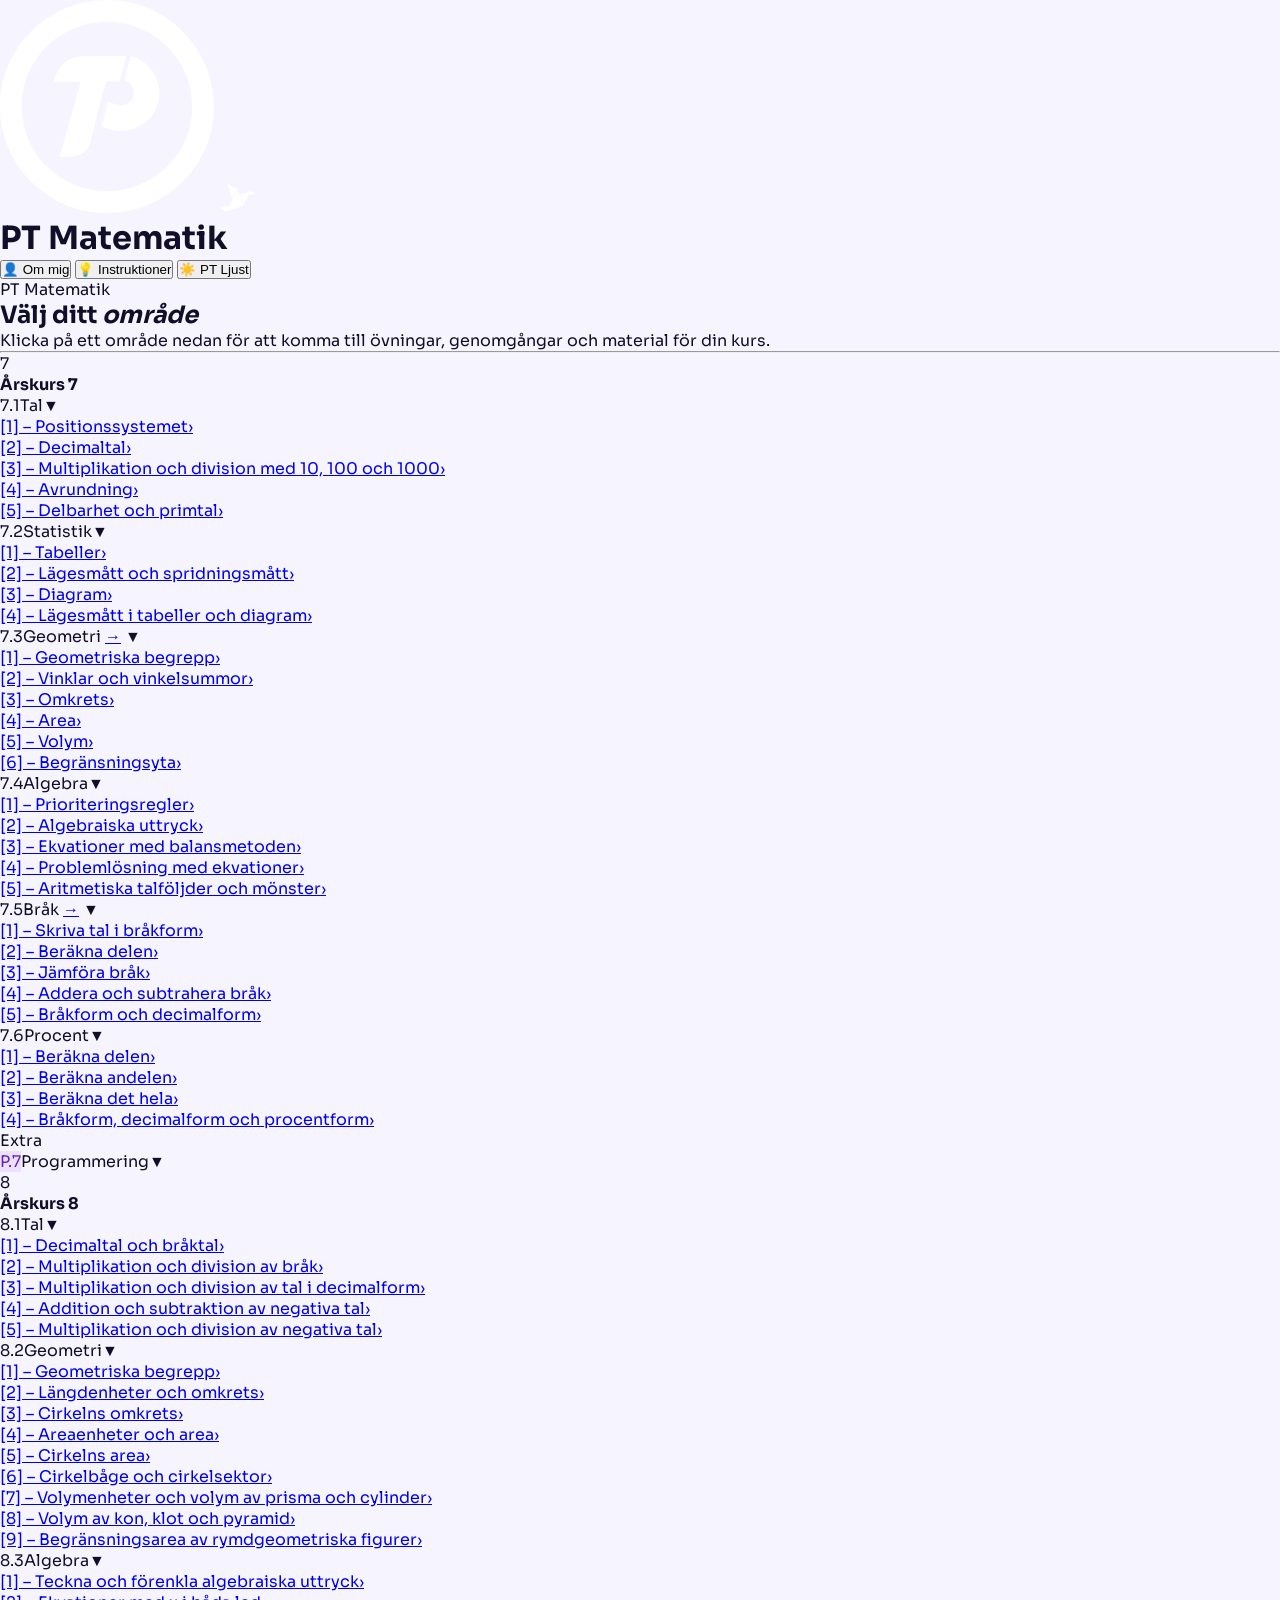
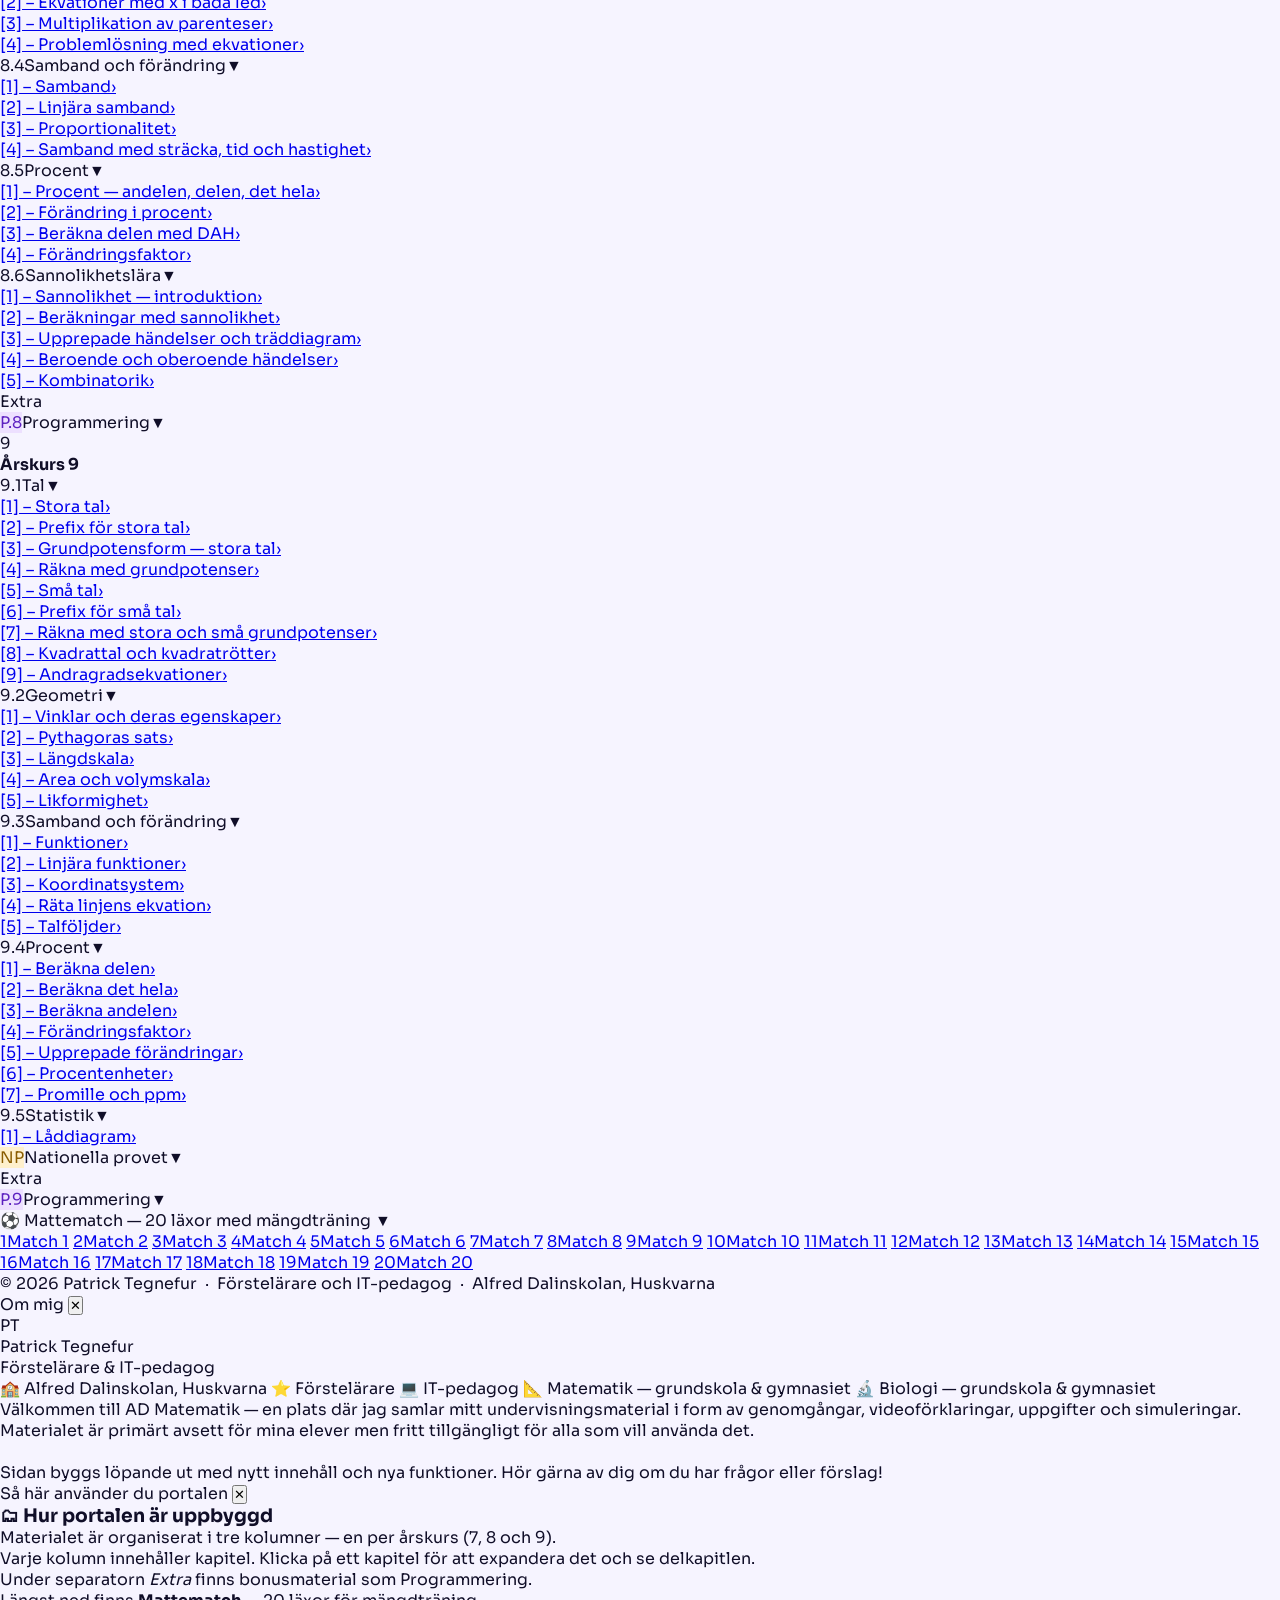
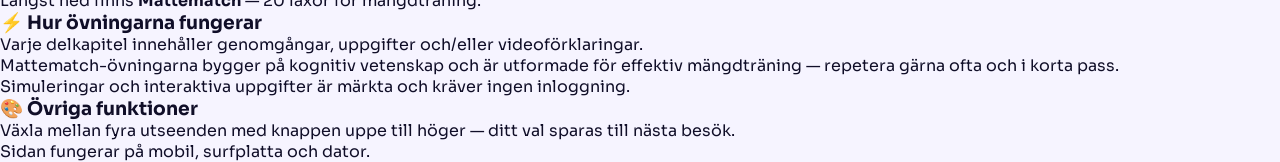
<file: index.html>
<!DOCTYPE html>
<html lang="sv" data-theme="pt-light">
<head>
  <meta charset="UTF-8" />
  <meta name="viewport" content="width=device-width, initial-scale=1.0" />
  <title>PT Matematik</title>
  <link rel="preconnect" href="https://fonts.googleapis.com" />
  <link rel="preconnect" href="https://fonts.gstatic.com" crossorigin />
  <link href="https://fonts.googleapis.com/css2?family=Sora:wght@300;400;500;600;700&family=Playfair+Display:ital,wght@0,700;1,400&display=swap" rel="stylesheet" />
  <link rel="stylesheet" href="portal.css">
  <style>
/*
 * ═══════════════════════════════════════════════════════════════════
 *  portal.css  —  PT Matematik · Alfred Dalinskolan
 *  Patrick Tegnefur · Förstelärare & IT-pedagog
 *
 *  Importeras av alla sidor på portalen via:
 *    <link rel="stylesheet" href="[relativ sökväg]/portal.css">
 *
 *  STRUKTUR:
 *   1. Google Fonts-import
 *   2. Globala tokens (:root)
 *   3. Teman  — AD Ljust / AD Mörkt / PT Ljust / PT Mörkt
 *   4. Reset & bas
 *   5. Header  (portal-header, portal-back, portal-crumb, tema-toggle)
 *   6. Modul-navigation  (module-nav, mnav-btn)
 *   7. Gemensamma UI-komponenter
 *      — Knappar (tab-btn, start-btn, check-btn m.fl.)
 *      — Bråkvisning (fv)
 *      — Förkunskaps-quiz (mq-*)
 *      — Framstegsindikatorer (mq-pip, step-dot)
 *      — Färg-badges (pill-video, pill-sim m.fl.)
 *   8. Responsiv  (max-width: 600px)
 * ═══════════════════════════════════════════════════════════════════
 */

/* ── 1. TYPSNITT ──────────────────────────────────────────────────── */
/* ── 2. GLOBALA TOKENS ────────────────────────────────────────────── */
:root {
  --radius:  14px;
  --trans:   0.32s cubic-bezier(.4,0,.2,1);
  --font-d: 'Playfair Display', Georgia, serif;
  --font-b: 'Sora', sans-serif;
}

/* ═══════════════════════════════════════════════════════════════════
   3. TEMAN
   Varje tema definierar ALLA variabler fullständigt.
   Åk 7 = Blå · Åk 8 = Grön · Åk 9 = Röd/Rosa

   AD-färger:  Blågrön #00A19A · Guld #FBBC33 · Rosa #EC6095
               Grön #A2C617   · Gul #FFDE14
   PT-färger:  Blå #306BF0 · Röd #F03048 · Orange #FF8837
               Grön #39C762 · Klarblå #7179E8
   PT-gradient: #66C7C2 → #F4A261 → #EC6095
═══════════════════════════════════════════════════════════════════ */

/* ── AD LJUST ─────────────────────────────────────────────────────── */
[data-theme="ad-light"] {
  --bg:           #f2fbf8;
  --surface:      #ffffff;
  --surface2:     #e4f5ef;
  --border:       #b8ddd4;
  --text:         #0b1e18;
  --muted:        #527060;
  --hdr-bg:       linear-gradient(120deg, #00A19A 0%, #007870 100%);
  --hdr-text:     #ffffff;
  --stripe:       linear-gradient(90deg, #306BF0, #00A19A, #A2C617, #FBBC33, #EC6095, #FFDE14);
  --stripe-h:     3px;
  --stripe-fade:  rgba(255,255,255,0.30);
  --btn-active:   linear-gradient(90deg, #00A19A, #FBBC33);
  --accent:       #1a6ef5;
  --accent2:      #FBBC33;
  --hi:           #5ba3ff;
  --hi2:          #F4A261;
  --correct:      #18a348;
  --wrong:        #e02020;
  --link-hover:   #006a64;
  --shadow:       0 2px 12px rgba(0,161,154,.10);
  --shadow-hov:   0 8px 28px rgba(0,161,154,.22);
  /* Kolumn-gradienter */
  --c7a: #1a6ef5; --c7b: #5ba3ff;
  --c8a: #18a348; --c8b: #5dd68c;
  --c9a: #e02020; --c9b: #ff6060;
  /* Badges */
  --b7: #d8eaff; --b7t: #1040a0;
  --b8: #d0f5e0; --b8t: #0e6030;
  --b9: #ffd8d8; --b9t: #a01010;
  --badge-prog: #ede0ff; --badge-prog-t: #5c20c0;
  --badge-np:   #fff0cc; --badge-np-t:   #8a5c00;
}

/* ── AD MÖRKT ─────────────────────────────────────────────────────── */
[data-theme="ad-dark"] {
  --bg:           #0c1512;
  --surface:      #152018;
  --surface2:     #1c2c20;
  --border:       #283c2c;
  --text:         #e4f5ee;
  --muted:        #6a9878;
  --hdr-bg:       linear-gradient(120deg, #081a10 0%, #051208 100%);
  --hdr-text:     #e4f5ee;
  --stripe:       linear-gradient(90deg, #306BF0, #00A19A, #A2C617, #FBBC33, #EC6095, #FFDE14);
  --stripe-h:     3px;
  --stripe-fade:  rgba(255,255,255,0.12);
  --btn-active:   linear-gradient(90deg, #00A19A, #FBBC33);
  --accent:       #4ecb8a;
  --accent2:      #FBBC33;
  --hi:           #5dd68c;
  --hi2:          #F4A261;
  --correct:      #39C762;
  --wrong:        #F03048;
  --link-hover:   #ffffff;
  --shadow:       0 2px 16px rgba(0,0,0,.40);
  --shadow-hov:   0 8px 32px rgba(0,0,0,.60);
  --c7a: #1a6ef5; --c7b: #5ba3ff;
  --c8a: #18a348; --c8b: #5dd68c;
  --c9a: #e02020; --c9b: #ff6060;
  --b7: #0a2048; --b7t: #7ab0ff;
  --b8: #082a18; --b8t: #60d890;
  --b9: #380808; --b9t: #ff8080;
  --badge-prog: #2e1060; --badge-prog-t: #c090ff;
  --badge-np:   #3a2a00; --badge-np-t:   #ffd060;
}

/* ── PT LJUST ─────────────────────────────────────────────────────── */
[data-theme="pt-light"] {
  --bg:           #f6f4ff;
  --surface:      #ffffff;
  --surface2:     #eae6ff;
  --border:       #ccc5f0;
  --text:         #100e28;
  --muted:        #585078;
  --hdr-bg:       linear-gradient(120deg, #66C7C2 0%, #F4A261 50%, #EC6095 100%);
  --hdr-text:     #ffffff;
  --stripe:       linear-gradient(90deg, #66C7C2, #F4A261, #EC6095);
  --stripe-h:     4px;
  --stripe-fade:  rgba(255,255,255,0.35);
  --btn-active:   linear-gradient(90deg, #66C7C2, #EC6095);
  --accent:       #306BF0;
  --accent2:      #EC6095;
  --hi:           #5ba3ff;
  --hi2:          #F4A261;
  --correct:      #18a348;
  --wrong:        #e02020;
  --link-hover:   #306BF0;
  --shadow:       0 2px 14px rgba(48,107,240,.12);
  --shadow-hov:   0 8px 30px rgba(48,107,240,.22);
  --c7a: #1a6ef5; --c7b: #5ba3ff;
  --c8a: #18a348; --c8b: #5dd68c;
  --c9a: #e02020; --c9b: #ff6060;
  --b7: #dce8fe; --b7t: #1a4ecc;
  --b8: #d0f5e0; --b8t: #0e6030;
  --b9: #ffd8d8; --b9t: #a01010;
  --badge-prog: #ede0ff; --badge-prog-t: #5c20c0;
  --badge-np:   #fff0cc; --badge-np-t:   #8a5c00;
}

/* ── PT MÖRKT ─────────────────────────────────────────────────────── */
[data-theme="pt-dark"] {
  --bg:           #12101c;
  --surface:      #1c192c;
  --surface2:     #262238;
  --border:       #342e54;
  --text:         #eae8ff;
  --muted:        #8880b8;
  --hdr-bg:       linear-gradient(120deg, #66C7C2 0%, #F4A261 50%, #EC6095 100%);
  --hdr-text:     #ffffff;
  --stripe:       linear-gradient(90deg, #66C7C2, #F4A261, #EC6095);
  --stripe-h:     4px;
  --stripe-fade:  rgba(255,255,255,0.15);
  --btn-active:   linear-gradient(90deg, #66C7C2, #EC6095);
  --accent:       #6a9aff;
  --accent2:      #EC6095;
  --hi:           #80aaff;
  --hi2:          #F4A261;
  --correct:      #39C762;
  --wrong:        #F03048;
  --link-hover:   #ffffff;
  --shadow:       0 2px 16px rgba(48,107,240,.18);
  --shadow-hov:   0 8px 36px rgba(48,107,240,.35);
  --c7a: #1a6ef5; --c7b: #5ba3ff;
  --c8a: #18a348; --c8b: #5dd68c;
  --c9a: #e02020; --c9b: #ff6060;
  --b7: #16204a; --b7t: #80aaff;
  --b8: #082a18; --b8t: #60d890;
  --b9: #380808; --b9t: #ff8080;
  --badge-prog: #2e1060; --badge-prog-t: #c090ff;
  --badge-np:   #3a2a00; --badge-np-t:   #ffd060;
}

/* PT Mörkt — gradient-accenter på aktiva element */
[data-theme="pt-dark"] .tab-btn.active,
[data-theme="pt-dark"] .check-btn,
[data-theme="pt-dark"] .check-btn-main,
[data-theme="pt-dark"] .check-main,
[data-theme="pt-dark"] .start-btn,
[data-theme="pt-dark"] .mq-next-btn,
[data-theme="pt-dark"] .ex-next-big,
[data-theme="pt-dark"] .snav-btn.primary,
[data-theme="pt-dark"] .quiz-next,
[data-theme="pt-dark"] .row-check,
[data-theme="pt-dark"] .level-btn.active {
  background: #EC6095 !important;
  border-color: transparent !important;
  color: #fff !important;
}
[data-theme="pt-dark"] .progress-fill {
  background: linear-gradient(90deg, #66C7C2, #F4A261, #EC6095);
}
[data-theme="pt-dark"] .fv .fv-n  { color: #F4A261; }
[data-theme="pt-dark"] .fv .fv-b  { opacity: 0.5; }
[data-theme="pt-dark"] .rect-seg.on-a   { background: #66C7C2; color: #12101c; }
[data-theme="pt-dark"] .rect-seg.rs-one { background: #66C7C2; }
[data-theme="pt-dark"] .frac-card.fc-ok    { border-color: #39C762; background: rgba(57,199,98,0.1); }
[data-theme="pt-dark"] .frac-card:hover    { border-color: #66C7C2; }
[data-theme="pt-dark"] .sub-btn.active     { background: rgba(244,162,97,0.13); color: #F4A261; border-bottom: 2px solid #F4A261; }

/* AD Mörkt — tab-knapp */
[data-theme="ad-dark"] .tab-btn.active {
  background: linear-gradient(90deg, #00A19A, #FBBC33);
  border-color: transparent;
  color: #fff;
}

/* ═══════════════════════════════════════════════════════════════════
   4. RESET & BAS
═══════════════════════════════════════════════════════════════════ */
*, *::before, *::after { box-sizing: border-box; margin: 0; padding: 0; }

body {
  font-family: var(--font-b);
  background: var(--bg);
  color: var(--text);
  min-height: 100vh;
  transition: background var(--trans), color var(--trans);
}

/* ═══════════════════════════════════════════════════════════════════
   5. HEADER
═══════════════════════════════════════════════════════════════════ */
.portal-header {
  background: var(--hdr-bg);
  color: var(--hdr-text);
  position: sticky;
  top: 0;
  z-index: 200;
  box-shadow: 0 2px 24px rgba(0,0,0,.20);
}

.portal-header::after {
  content: '';
  display: block;
  height: 12px;
  background: linear-gradient(to bottom, transparent, var(--stripe-fade));
  pointer-events: none;
}

.portal-header-inner {
  max-width: 960px;
  margin: 0 auto;
  padding: 0 1.5rem;
  display: flex;
  align-items: center;
  justify-content: space-between;
  gap: 1rem;
  height: 48px;
}

.portal-header-left {
  display: flex;
  align-items: center;
  gap: 0.8rem;
}

/* Tillbaka-länk */
.portal-back {
  display: flex;
  align-items: center;
  gap: 0.35rem;
  background: rgba(255,255,255,0.12);
  border: 1px solid rgba(255,255,255,0.22);
  border-radius: 30px;
  padding: 4px 11px;
  cursor: pointer;
  color: rgba(255,255,255,0.9);
  font-size: 0.68rem;
  font-family: var(--font-b);
  font-weight: 500;
  text-decoration: none;
  transition: background 0.2s;
  white-space: nowrap;
}
.portal-back:hover { background: rgba(255,255,255,0.22); }

/* Brödsmulor */
.portal-crumb {
  display: flex;
  align-items: center;
  gap: 0.35rem;
  font-family: var(--font-d);
  font-size: 1rem;
  font-weight: 700;
  color: var(--hdr-text);
}
.portal-crumb-sep { opacity: 0.4; font-weight: 300; }

/* Tema-toggle */
.portal-theme-toggle {
  display: flex;
  align-items: center;
  gap: 0.4rem;
  background: rgba(255,255,255,0.12);
  border: 1px solid rgba(255,255,255,0.22);
  border-radius: 30px;
  padding: 4px 11px;
  cursor: pointer;
  color: rgba(255,255,255,0.9);
  font-size: 0.68rem;
  font-family: var(--font-b);
  font-weight: 500;
  transition: background 0.2s;
  white-space: nowrap;
}
.portal-theme-toggle:hover { background: rgba(255,255,255,0.22); }

/* Klar-indikator och -knapp */
.done-ind {
  font-size: 0.72rem;
  font-family: var(--font-b);
  color: var(--correct);
  background: rgba(24,163,72,0.12);
  border: 1px solid rgba(24,163,72,0.25);
  border-radius: 20px;
  padding: 3px 10px;
  display: none;
}
.done-ind.show { display: inline-block; }

.done-hdr-btn {
  background: rgba(255,255,255,0.12);
  border: 1px solid rgba(255,255,255,0.22);
  color: rgba(255,255,255,0.85);
  border-radius: 20px;
  padding: 4px 11px;
  cursor: pointer;
  font-size: 0.68rem;
  font-family: var(--font-b);
  font-weight: 500;
  transition: background 0.2s;
  white-space: nowrap;
}
.done-hdr-btn:hover { background: rgba(255,255,255,0.22); }

/* ═══════════════════════════════════════════════════════════════════
   6. MODUL-NAVIGATION  (Föregående / Nästa)
═══════════════════════════════════════════════════════════════════ */
.module-nav {
  max-width: 960px;
  margin: 2rem auto 0;
  padding: 1rem 1.5rem 3rem;
  display: flex;
  justify-content: space-between;
  align-items: center;
  gap: 1rem;
  border-top: 1px solid var(--border);
}

.mnav-btn {
  display: flex;
  align-items: center;
  gap: 0.5rem;
  padding: 0.6rem 1.2rem;
  border-radius: 10px;
  border: 1px solid var(--border);
  background: var(--surface);
  color: var(--muted);
  font-size: 0.82rem;
  font-family: var(--font-b);
  font-weight: 500;
  text-decoration: none;
  transition: all 0.18s;
  cursor: pointer;
}
.mnav-btn:hover {
  border-color: var(--accent);
  color: var(--text);
  background: var(--surface2);
}
.mnav-btn.primary {
  background: linear-gradient(135deg, var(--c7a), var(--c7b));
  border-color: transparent;
  color: #fff;
}
.mnav-btn.primary:hover { opacity: 0.9; }
.mnav-btn.primary .mnav-label { color: rgba(255,255,255,0.75); }
.mnav-btn.primary .mnav-title { color: #fff; }

.mnav-label {
  font-size: 0.65rem;
  text-transform: uppercase;
  letter-spacing: 0.07em;
  color: var(--muted);
  display: block;
}
.mnav-title  { display: block; }
.mnav-spacer { flex: 1; }

/* ═══════════════════════════════════════════════════════════════════
   7. GEMENSAMMA UI-KOMPONENTER
═══════════════════════════════════════════════════════════════════ */

/* ── Tab-navigation ───────────────────────────────────────────────── */
.nav-tabs {
  display: flex;
  justify-content: center;
  gap: 0.35rem;
  padding: 0.7rem 1rem;
  background: var(--surface);
  border-bottom: 1px solid var(--border);
  flex-wrap: wrap;
  position: sticky;
  top: 60px;
  z-index: 100;
}

.tab-btn {
  background: none;
  border: 1px solid var(--border);
  border-radius: 8px;
  padding: 0.38rem 0.9rem;
  cursor: pointer;
  font-family: var(--font-b);
  font-size: 0.82rem;
  color: var(--muted);
  transition: all 0.18s;
  white-space: nowrap;
}
.tab-btn:hover  { border-color: var(--accent); color: var(--text); }
.tab-btn.active {
  background: var(--accent);
  border-color: var(--accent);
  color: #fff;
  font-weight: 600;
}

/* ── Bråkvisning (fv) ─────────────────────────────────────────────── */
.fv {
  display: inline-flex;
  flex-direction: column;
  align-items: center;
  line-height: 1.1;
  margin: 0 0.22rem;
  vertical-align: middle;
  gap: 1px;
  margin-top: 0.15em;
  margin-bottom: 0.15em;
}
.fv .fv-n { font-family: var(--font-b); color: var(--accent); font-weight: 500; }
.fv .fv-b { width: 100%; min-width: 1em; height: 1.5px; background: currentColor; border-radius: 1px; opacity: 0.6; }
.fv .fv-d { font-family: var(--font-b); }
.fv.fv-sm .fv-n, .fv.fv-sm .fv-d { font-size: 0.82em; }
.fv.fv-md .fv-n, .fv.fv-md .fv-d { font-size: 1.05em; }
.fv.fv-lg .fv-n, .fv.fv-lg .fv-d { font-size: 1.4em; }

/* ── Segmentstaplar (rektanglar) ──────────────────────────────────── */
.rect-seg {
  flex: 1;
  border-right: 1px solid rgba(0,0,0,0.20);
  display: flex;
  align-items: center;
  justify-content: center;
  font-family: var(--font-b);
  font-size: 0.7rem;
  font-weight: 600;
  transition: background 0.25s;
}
.rect-seg:last-child { border-right: none; }
.rect-seg.on-a  { background: var(--accent); color: #fff; }
.rect-seg.on-b  { background: var(--hi2);    color: #1a1200; font-weight: 600; }
.rect-seg.off   { background: var(--surface2); color: var(--muted); }
.rect-seg.rs-one { background: var(--accent); }

/* ── Förkunskaps-quiz (mq-*) ──────────────────────────────────────── */
.mq-pips, .mq-progress {
  display: flex;
  gap: 3px;
  margin-bottom: 0.6rem;
}
.mq-pip {
  width: 8px; height: 8px;
  border-radius: 50%;
  background: var(--surface2);
  border: 1px solid var(--border);
  transition: all 0.2s;
}
.mq-pip.ok  { background: var(--correct); border-color: var(--correct); }
.mq-pip.bad,
.mq-pip.err { background: var(--wrong);   border-color: var(--wrong); }
.mq-pip.cur { background: var(--accent);  border-color: var(--accent); transform: scale(1.2); }

.mq-opt {
  background: var(--surface2);
  border: 1.5px solid var(--border);
  border-radius: 8px;
  padding: 0.38rem 0.85rem;
  cursor: pointer;
  font-family: var(--font-b);
  font-size: 0.87rem;
  color: var(--muted);
  transition: all 0.15s;
}
.mq-opt:hover       { border-color: var(--accent); color: var(--text); }
.mq-opt.mq-ok,
.mq-opt.ok          { border-color: var(--correct); background: rgba(24,163,72,0.10); color: var(--correct); }
.mq-opt.mq-err,
.mq-opt.err         { border-color: var(--wrong); background: rgba(224,32,32,0.10); color: var(--wrong); }
.mq-opt.mq-reveal,
.mq-opt.reveal      { border-color: var(--correct); color: var(--correct); }

.mq-fb, .ex-fb {
  font-size: 0.82rem;
  color: var(--muted);
  margin-top: 0.4rem;
  min-height: 1.2em;
  border-radius: 6px;
  padding: 0.3rem 0.5rem;
}
.mq-fb.ok, .ex-fb.ok     { color: var(--correct); }
.mq-fb.bad, .mq-fb.mq-fb-err,
.ex-fb.bad               { color: var(--wrong); }
.mq-fb.show, .ex-fb.show { display: block; }

.mq-next-btn, .mq-next, .quiz-next {
  background: var(--accent);
  border: none;
  color: #fff;
  border-radius: 7px;
  padding: 0.38rem 0.9rem;
  cursor: pointer;
  font-family: var(--font-b);
  font-size: 0.82rem;
  font-weight: 500;
  margin-top: 0.5rem;
  display: none;
  transition: opacity 0.15s;
}
.mq-next-btn.show,
.mq-next.show,
.quiz-next.show  { display: inline-block; }
.mq-next-btn:hover,
.mq-next:hover,
.quiz-next:hover { opacity: 0.85; }

/* ── Knappar ──────────────────────────────────────────────────────── */
.start-btn, .check-main, .ex-next-big {
  background: var(--accent);
  border: none;
  color: #fff;
  border-radius: 9px;
  padding: 0.55rem 1.3rem;
  cursor: pointer;
  font-family: var(--font-b);
  font-size: 0.88rem;
  font-weight: 600;
  transition: opacity 0.15s, transform 0.15s;
  display: inline-block;
}
.start-btn:hover,
.check-main:hover,
.ex-next-big:hover { opacity: 0.88; transform: translateY(-1px); }

.check-btn, .row-check {
  background: var(--accent);
  border: none;
  color: #fff;
  border-radius: 7px;
  padding: 0.4rem 1rem;
  cursor: pointer;
  font-family: var(--font-b);
  font-size: 0.82rem;
  font-weight: 600;
  transition: opacity 0.15s;
}
.check-btn:hover, .row-check:hover { opacity: 0.85; }

/* ── Navigationspunktar (steg-genomgång) ──────────────────────────── */
.step-dot {
  width: 8px; height: 8px;
  border-radius: 50%;
  background: var(--surface2);
  border: 1px solid var(--border);
  cursor: pointer;
  transition: all 0.2s;
}
.step-dot:hover  { border-color: var(--accent); }
.step-dot.active {
  background: var(--accent);
  border-color: var(--accent);
  width: 18px;
  border-radius: 4px;
}

/* ── Framsteg / progress ──────────────────────────────────────────── */
.progress-fill {
  height: 100%;
  background: linear-gradient(90deg, var(--c7a), var(--c7b));
  border-radius: 4px;
  transition: width 0.5s ease;
}

/* ── Pills (typ-indikatorer) ──────────────────────────────────────── */
.pill { font-size: 0.62rem; font-weight: 600; letter-spacing: 0.04em; padding: 2px 8px; border-radius: 10px; border: 1px solid transparent; }
.pill-video  { background: #fff0e0; color: #c05000; border-color: #f5c080; }
.pill-sim    { background: #e0f0ff; color: #005090; border-color: #80c0f5; }
.pill-drill  { background: #e8ffe8; color: #006020; border-color: #80d880; }
.pill-pdf    { background: #f5e8ff; color: #600090; border-color: #c080f0; }

[data-theme="ad-dark"] .pill-video,
[data-theme="pt-dark"] .pill-video { background: #3a1800; color: #ffb060; border-color: #804000; }
[data-theme="ad-dark"] .pill-sim,
[data-theme="pt-dark"] .pill-sim   { background: #001830; color: #80c8ff; border-color: #004080; }
[data-theme="ad-dark"] .pill-drill,
[data-theme="pt-dark"] .pill-drill { background: #001a00; color: #60e060; border-color: #004800; }
[data-theme="ad-dark"] .pill-pdf,
[data-theme="pt-dark"] .pill-pdf   { background: #200030; color: #d080ff; border-color: #500080; }

/* ── Programmering & NP badges ────────────────────────────────────── */
.badge-prog { background: var(--badge-prog); color: var(--badge-prog-t); }
.badge-np   { background: var(--badge-np);   color: var(--badge-np-t); }

/* ── Kort (card) ──────────────────────────────────────────────────── */
.card {
  background: var(--surface);
  border: 1px solid var(--border);
  border-radius: var(--radius);
  padding: 1.25rem 1.5rem;
  margin-bottom: 1rem;
}

/* ── Info-ruta ────────────────────────────────────────────────────── */
.info-box {
  background: var(--surface2);
  border-left: 3px solid var(--accent);
  border-radius: 0 8px 8px 0;
  padding: 0.6rem 0.9rem;
  font-size: 0.88rem;
  color: var(--text);
  margin-bottom: 0.9rem;
}

/* ── Highlight-ruta ───────────────────────────────────────────────── */
.hl {
  background: var(--surface2);
  border-radius: 8px;
  padding: 0.6rem 0.9rem;
  font-size: 0.9rem;
}
.hl.gold { border-left: 3px solid var(--hi2); }
.hl.blue { border-left: 3px solid var(--accent); }

/* ── Quiz-komponenter ─────────────────────────────────────────────── */
.quiz-opt {
  background: var(--surface2);
  border: 1px solid var(--border);
  border-radius: 8px;
  padding: 0.6rem 0.9rem;
  cursor: pointer;
  font-size: 0.88rem;
  color: var(--muted);
  font-family: var(--font-b);
  text-align: center;
  transition: all 0.18s;
  display: flex;
  align-items: center;
  justify-content: center;
  min-height: 44px;
}
.quiz-opt:hover   { border-color: var(--accent); color: var(--text); }
.quiz-opt.correct { border-color: var(--correct); background: rgba(24,163,72,0.10); color: var(--correct); }
.quiz-opt.wrong   { border-color: var(--wrong);   background: rgba(224,32,32,0.10); color: var(--wrong); }

.quiz-fb {
  font-size: 0.85rem;
  margin-top: 0.6rem;
  padding: 0.4rem 0.6rem;
  border-radius: 6px;
  display: none;
  color: var(--muted);
}
.quiz-fb.show { display: block; }
.quiz-fb.ok   { color: var(--correct); }
.quiz-fb.bad  { color: var(--wrong); }

/* ── Lärar-tips (teacher-guide) ───────────────────────────────────── */
.teacher-guide {
  margin-top: 1rem;
  border: 1px solid var(--border);
  border-radius: 10px;
  overflow: hidden;
}
.tg-header {
  display: flex;
  align-items: center;
  gap: 0.5rem;
  padding: 0.6rem 0.9rem;
  cursor: pointer;
  font-size: 0.82rem;
  color: var(--muted);
  background: var(--surface2);
  user-select: none;
  transition: background 0.15s;
}
.tg-header:hover         { background: var(--border); }
.tg-chevron              { margin-left: auto; font-size: 0.7rem; transition: transform 0.25s; }
.tg-header.open .tg-chevron { transform: rotate(180deg); }
.tg-body {
  padding: 0.8rem 1rem;
  font-size: 0.84rem;
  color: var(--muted);
  line-height: 1.65;
  display: flex;
  flex-direction: column;
  gap: 0.5rem;
}
.tg-body strong { color: var(--text); }

/* ─── 8. RESPONSIV ────────────────────────────────────────────────── */
@media (max-width: 600px) {
  .portal-header-inner { padding: 0 1rem; height: 52px; }
  .portal-crumb        { font-size: 0.85rem; }
  .module-nav          { padding: 0.75rem 1rem 2rem; }
  .mnav-btn            { font-size: 0.75rem; padding: 0.5rem 0.9rem; }
  .nav-tabs            { padding: 0.5rem 0.75rem; gap: 0.25rem; top: 52px; }
  .tab-btn             { font-size: 0.75rem; padding: 0.3rem 0.7rem; }
}

  </style>
</head>
<body>

  <!-- HEADER -->
  <header>
    <div class="header-inner">
      <div class="header-brand">
        <img src="PT_Vit.svg"       alt="PT logotyp"        class="header-logo pt-logo" />
        <img src="AD_pippi_vit.svg" alt="Alfred Dalinskolan" class="header-logo ad-logo" />
        <h1>PT Matematik</h1>
      </div>
      <div class="header-actions">
        <button class="hdr-btn" onclick="openModal('bio')" aria-label="Om mig">
          <span class="hdr-btn-icon">👤</span>
          <span>Om mig</span>
        </button>
        <button class="hdr-btn" onclick="openModal('info')" aria-label="Instruktioner">
          <span class="hdr-btn-icon">💡</span>
          <span>Instruktioner</span>
        </button>
        <button class="theme-toggle" onclick="cycleTheme()" id="themeToggle" aria-label="Byt tema">
          <span class="theme-toggle-icon" id="themeIcon">🎨</span>
          <span id="themeLabel">PT Ljust</span>
        </button>
      </div>
    </div>
  </header>

  <!-- HERO -->
  <section class="hero">
    <p class="hero-label">PT Matematik</p>
    <h2 class="hero-title">Välj ditt <em>område</em></h2>
    <p class="hero-desc">
      Klicka på ett område nedan för att komma till övningar, genomgångar och material för din kurs.
    </p>
  </section>

  <div class="divider"><hr /></div>

  <!-- KOLUMNER -->
  <main class="grid-wrapper">

    <!-- ÅK 7 -->
    <div class="grade-col col-7">
      <div class="grade-header">
        <span class="grade-badge">7</span>
        <div class="grade-meta"><strong>Årskurs 7</strong></div>
      </div>
      <ul class="topic-list">

        <li>
          <div class="topic-trigger" onclick="toggleChapter(this)">
            <span class="topic-num">7.1</span><span class="topic-name">Tal</span><span class="topic-chevron">▼</span>
          </div>
          <ul class="sub-list">
            <li><a class="sub-link" href="ak7/7-1-tal/tal1.html"><span class="sub-dot"></span><span>[1] – Positionssystemet</span><span class="sub-arrow">›</span></a></li>
            <li><a class="sub-link" href="ak7/7-1-tal/tal2.html"><span class="sub-dot"></span><span>[2] – Decimaltal</span><span class="sub-arrow">›</span></a></li>
            <li><a class="sub-link" href="ak7/7-1-tal/tal3.html"><span class="sub-dot"></span><span>[3] – Multiplikation och division med 10, 100 och 1000</span><span class="sub-arrow">›</span></a></li>
            <li><a class="sub-link" href="ak7/7-1-tal/tal4.html"><span class="sub-dot"></span><span>[4] – Avrundning</span><span class="sub-arrow">›</span></a></li>
            <li><a class="sub-link" href="ak7/7-1-tal/tal5.html"><span class="sub-dot"></span><span>[5] – Delbarhet och primtal</span><span class="sub-arrow">›</span></a></li>
          </ul>
        </li>

        <li>
          <div class="topic-trigger" onclick="toggleChapter(this)">
            <span class="topic-num">7.2</span><span class="topic-name">Statistik</span><span class="topic-chevron">▼</span>
          </div>
          <ul class="sub-list">
            <li><a class="sub-link" href="ak7/7-2-statistik/stat1.html"><span class="sub-dot"></span><span>[1] – Tabeller</span><span class="sub-arrow">›</span></a></li>
            <li><a class="sub-link" href="ak7/7-2-statistik/stat2.html"><span class="sub-dot"></span><span>[2] – Lägesmått och spridningsmått</span><span class="sub-arrow">›</span></a></li>
            <li><a class="sub-link" href="ak7/7-2-statistik/stat3.html"><span class="sub-dot"></span><span>[3] – Diagram</span><span class="sub-arrow">›</span></a></li>
            <li><a class="sub-link" href="ak7/7-2-statistik/stat4.html"><span class="sub-dot"></span><span>[4] – Lägesmått i tabeller och diagram</span><span class="sub-arrow">›</span></a></li>
          </ul>
        </li>

        <li>
          <div class="topic-trigger" onclick="toggleChapter(this)">
            <span class="topic-num">7.3</span><span class="topic-name">Geometri</span>
            <a class="chapter-link" href="ak7/7-3-geometri/index.html" onclick="event.stopPropagation()" title="Gå till kapitelöversikt">→</a>
            <span class="topic-chevron">▼</span>
          </div>
          <ul class="sub-list">
            <li><a class="sub-link" href="ak7/7-3-geometri/geo1.html"><span class="sub-dot"></span><span>[1] – Geometriska begrepp</span><span class="sub-arrow">›</span></a></li>
            <li><a class="sub-link" href="ak7/7-3-geometri/geo2.html"><span class="sub-dot"></span><span>[2] – Vinklar och vinkelsummor</span><span class="sub-arrow">›</span></a></li>
            <li><a class="sub-link" href="ak7/7-3-geometri/geo3.html"><span class="sub-dot"></span><span>[3] – Omkrets</span><span class="sub-arrow">›</span></a></li>
            <li><a class="sub-link" href="ak7/7-3-geometri/geo4.html"><span class="sub-dot"></span><span>[4] – Area</span><span class="sub-arrow">›</span></a></li>
            <li><a class="sub-link" href="ak7/7-3-geometri/geo5.html"><span class="sub-dot"></span><span>[5] – Volym</span><span class="sub-arrow">›</span></a></li>
            <li><a class="sub-link" href="ak7/7-3-geometri/geo6.html"><span class="sub-dot"></span><span>[6] – Begränsningsyta</span><span class="sub-arrow">›</span></a></li>
          </ul>
        </li>

        <li>
          <div class="topic-trigger" onclick="toggleChapter(this)">
            <span class="topic-num">7.4</span><span class="topic-name">Algebra</span><span class="topic-chevron">▼</span>
          </div>
          <ul class="sub-list">
            <li><a class="sub-link" href="ak7/7-4-algebra/alg1.html"><span class="sub-dot"></span><span>[1] – Prioriteringsregler</span><span class="sub-arrow">›</span></a></li>
            <li><a class="sub-link" href="ak7/7-4-algebra/alg2.html"><span class="sub-dot"></span><span>[2] – Algebraiska uttryck</span><span class="sub-arrow">›</span></a></li>
            <li><a class="sub-link" href="ak7/7-4-algebra/alg3.html"><span class="sub-dot"></span><span>[3] – Ekvationer med balansmetoden</span><span class="sub-arrow">›</span></a></li>
            <li><a class="sub-link" href="ak7/7-4-algebra/alg4.html"><span class="sub-dot"></span><span>[4] – Problemlösning med ekvationer</span><span class="sub-arrow">›</span></a></li>
            <li><a class="sub-link" href="ak7/7-4-algebra/alg5.html"><span class="sub-dot"></span><span>[5] – Aritmetiska talföljder och mönster</span><span class="sub-arrow">›</span></a></li>
          </ul>
        </li>

        <li>
          <div class="topic-trigger" onclick="toggleChapter(this)">
            <span class="topic-num">7.5</span><span class="topic-name">Bråk</span>
            <a class="chapter-link" href="ak7/7-5-brak/index.html" onclick="event.stopPropagation()" title="Gå till kapitelöversikt">→</a>
            <span class="topic-chevron">▼</span>
          </div>
          <ul class="sub-list">
            <li><a class="sub-link" href="ak7/7-5-brak/brak1.html"><span class="sub-dot"></span><span>[1] – Skriva tal i bråkform</span><span class="sub-arrow">›</span></a></li>
            <li><a class="sub-link" href="ak7/7-5-brak/brak2.html"><span class="sub-dot"></span><span>[2] – Beräkna delen</span><span class="sub-arrow">›</span></a></li>
            <li><a class="sub-link" href="ak7/7-5-brak/brak3.html"><span class="sub-dot"></span><span>[3] – Jämföra bråk</span><span class="sub-arrow">›</span></a></li>
            <li><a class="sub-link" href="ak7/7-5-brak/brak4.html"><span class="sub-dot"></span><span>[4] – Addera och subtrahera bråk</span><span class="sub-arrow">›</span></a></li>
            <li><a class="sub-link" href="ak7/7-5-brak/brak5.html"><span class="sub-dot"></span><span>[5] – Bråkform och decimalform</span><span class="sub-arrow">›</span></a></li>
          </ul>
        </li>

        <li>
          <div class="topic-trigger" onclick="toggleChapter(this)">
            <span class="topic-num">7.6</span><span class="topic-name">Procent</span><span class="topic-chevron">▼</span>
          </div>
          <ul class="sub-list">
            <li><a class="sub-link" href="ak7/7-6-procent/proc1.html"><span class="sub-dot"></span><span>[1] – Beräkna delen</span><span class="sub-arrow">›</span></a></li>
            <li><a class="sub-link" href="ak7/7-6-procent/proc2.html"><span class="sub-dot"></span><span>[2] – Beräkna andelen</span><span class="sub-arrow">›</span></a></li>
            <li><a class="sub-link" href="ak7/7-6-procent/proc3.html"><span class="sub-dot"></span><span>[3] – Beräkna det hela</span><span class="sub-arrow">›</span></a></li>
            <li><a class="sub-link" href="ak7/7-6-procent/proc4.html"><span class="sub-dot"></span><span>[4] – Bråkform, decimalform och procentform</span><span class="sub-arrow">›</span></a></li>
          </ul>
        </li>

      </ul>
      <div class="topic-separator"><span>Extra</span></div>
      <ul class="topic-list">
        <li><div class="topic-trigger" onclick="toggleChapter(this)"><span class="topic-num">P.7</span><span class="topic-name">Programmering</span><span class="topic-chevron">▼</span></div><ul class="sub-list"></ul></li>
      </ul>
    </div>

    <!-- ÅK 8 -->
    <div class="grade-col col-8">
      <div class="grade-header">
        <span class="grade-badge">8</span>
        <div class="grade-meta"><strong>Årskurs 8</strong></div>
      </div>
      <ul class="topic-list">

        <li>
          <div class="topic-trigger" onclick="toggleChapter(this)"><span class="topic-num">8.1</span><span class="topic-name">Tal</span><span class="topic-chevron">▼</span></div>
          <ul class="sub-list">
            <li><a class="sub-link" href="ak8/8-1-tal/1.html"><span class="sub-dot"></span><span>[1] – Decimaltal och bråktal</span><span class="sub-arrow">›</span></a></li>
            <li><a class="sub-link" href="ak8/8-1-tal/2.html"><span class="sub-dot"></span><span>[2] – Multiplikation och division av bråk</span><span class="sub-arrow">›</span></a></li>
            <li><a class="sub-link" href="ak8/8-1-tal/3.html"><span class="sub-dot"></span><span>[3] – Multiplikation och division av tal i decimalform</span><span class="sub-arrow">›</span></a></li>
            <li><a class="sub-link" href="ak8/8-1-tal/4.html"><span class="sub-dot"></span><span>[4] – Addition och subtraktion av negativa tal</span><span class="sub-arrow">›</span></a></li>
            <li><a class="sub-link" href="ak8/8-1-tal/5.html"><span class="sub-dot"></span><span>[5] – Multiplikation och division av negativa tal</span><span class="sub-arrow">›</span></a></li>
          </ul>
        </li>

        <li>
          <div class="topic-trigger" onclick="toggleChapter(this)"><span class="topic-num">8.2</span><span class="topic-name">Geometri</span><span class="topic-chevron">▼</span></div>
          <ul class="sub-list">
            <li><a class="sub-link" href="ak8/8-2-geometri/1.html"><span class="sub-dot"></span><span>[1] – Geometriska begrepp</span><span class="sub-arrow">›</span></a></li>
            <li><a class="sub-link" href="ak8/8-2-geometri/2.html"><span class="sub-dot"></span><span>[2] – Längdenheter och omkrets</span><span class="sub-arrow">›</span></a></li>
            <li><a class="sub-link" href="ak8/8-2-geometri/3.html"><span class="sub-dot"></span><span>[3] – Cirkelns omkrets</span><span class="sub-arrow">›</span></a></li>
            <li><a class="sub-link" href="ak8/8-2-geometri/4.html"><span class="sub-dot"></span><span>[4] – Areaenheter och area</span><span class="sub-arrow">›</span></a></li>
            <li><a class="sub-link" href="ak8/8-2-geometri/5.html"><span class="sub-dot"></span><span>[5] – Cirkelns area</span><span class="sub-arrow">›</span></a></li>
            <li><a class="sub-link" href="ak8/8-2-geometri/6.html"><span class="sub-dot"></span><span>[6] – Cirkelbåge och cirkelsektor</span><span class="sub-arrow">›</span></a></li>
            <li><a class="sub-link" href="ak8/8-2-geometri/7.html"><span class="sub-dot"></span><span>[7] – Volymenheter och volym av prisma och cylinder</span><span class="sub-arrow">›</span></a></li>
            <li><a class="sub-link" href="ak8/8-2-geometri/8.html"><span class="sub-dot"></span><span>[8] – Volym av kon, klot och pyramid</span><span class="sub-arrow">›</span></a></li>
            <li><a class="sub-link" href="ak8/8-2-geometri/9.html"><span class="sub-dot"></span><span>[9] – Begränsningsarea av rymdgeometriska figurer</span><span class="sub-arrow">›</span></a></li>
          </ul>
        </li>

        <li>
          <div class="topic-trigger" onclick="toggleChapter(this)"><span class="topic-num">8.3</span><span class="topic-name">Algebra</span><span class="topic-chevron">▼</span></div>
          <ul class="sub-list">
            <li><a class="sub-link" href="ak8/8-3-algebra/1.html"><span class="sub-dot"></span><span>[1] – Teckna och förenkla algebraiska uttryck</span><span class="sub-arrow">›</span></a></li>
            <li><a class="sub-link" href="ak8/8-3-algebra/2.html"><span class="sub-dot"></span><span>[2] – Ekvationer med x i båda led</span><span class="sub-arrow">›</span></a></li>
            <li><a class="sub-link" href="ak8/8-3-algebra/3.html"><span class="sub-dot"></span><span>[3] – Multiplikation av parenteser</span><span class="sub-arrow">›</span></a></li>
            <li><a class="sub-link" href="ak8/8-3-algebra/4.html"><span class="sub-dot"></span><span>[4] – Problemlösning med ekvationer</span><span class="sub-arrow">›</span></a></li>
          </ul>
        </li>

        <li>
          <div class="topic-trigger" onclick="toggleChapter(this)"><span class="topic-num">8.4</span><span class="topic-name">Samband och förändring</span><span class="topic-chevron">▼</span></div>
          <ul class="sub-list">
            <li><a class="sub-link" href="ak8/8-4-samband/1.html"><span class="sub-dot"></span><span>[1] – Samband</span><span class="sub-arrow">›</span></a></li>
            <li><a class="sub-link" href="ak8/8-4-samband/2.html"><span class="sub-dot"></span><span>[2] – Linjära samband</span><span class="sub-arrow">›</span></a></li>
            <li><a class="sub-link" href="ak8/8-4-samband/3.html"><span class="sub-dot"></span><span>[3] – Proportionalitet</span><span class="sub-arrow">›</span></a></li>
            <li><a class="sub-link" href="ak8/8-4-samband/4.html"><span class="sub-dot"></span><span>[4] – Samband med sträcka, tid och hastighet</span><span class="sub-arrow">›</span></a></li>
          </ul>
        </li>

        <li>
          <div class="topic-trigger" onclick="toggleChapter(this)"><span class="topic-num">8.5</span><span class="topic-name">Procent</span><span class="topic-chevron">▼</span></div>
          <ul class="sub-list">
            <li><a class="sub-link" href="ak8/8-5-procent/1.html"><span class="sub-dot"></span><span>[1] – Procent — andelen, delen, det hela</span><span class="sub-arrow">›</span></a></li>
            <li><a class="sub-link" href="ak8/8-5-procent/2.html"><span class="sub-dot"></span><span>[2] – Förändring i procent</span><span class="sub-arrow">›</span></a></li>
            <li><a class="sub-link" href="ak8/8-5-procent/3.html"><span class="sub-dot"></span><span>[3] – Beräkna delen med DAH</span><span class="sub-arrow">›</span></a></li>
            <li><a class="sub-link" href="ak8/8-5-procent/4.html"><span class="sub-dot"></span><span>[4] – Förändringsfaktor</span><span class="sub-arrow">›</span></a></li>
          </ul>
        </li>

        <li>
          <div class="topic-trigger" onclick="toggleChapter(this)"><span class="topic-num">8.6</span><span class="topic-name">Sannolikhetslära</span><span class="topic-chevron">▼</span></div>
          <ul class="sub-list">
            <li><a class="sub-link" href="ak8/8-6-sannolikhet/1.html"><span class="sub-dot"></span><span>[1] – Sannolikhet — introduktion</span><span class="sub-arrow">›</span></a></li>
            <li><a class="sub-link" href="ak8/8-6-sannolikhet/2.html"><span class="sub-dot"></span><span>[2] – Beräkningar med sannolikhet</span><span class="sub-arrow">›</span></a></li>
            <li><a class="sub-link" href="ak8/8-6-sannolikhet/3.html"><span class="sub-dot"></span><span>[3] – Upprepade händelser och träddiagram</span><span class="sub-arrow">›</span></a></li>
            <li><a class="sub-link" href="ak8/8-6-sannolikhet/4.html"><span class="sub-dot"></span><span>[4] – Beroende och oberoende händelser</span><span class="sub-arrow">›</span></a></li>
            <li><a class="sub-link" href="ak8/8-6-sannolikhet/5.html"><span class="sub-dot"></span><span>[5] – Kombinatorik</span><span class="sub-arrow">›</span></a></li>
          </ul>
        </li>

      </ul>
      <div class="topic-separator"><span>Extra</span></div>
      <ul class="topic-list">
        <li><div class="topic-trigger" onclick="toggleChapter(this)"><span class="topic-num">P.8</span><span class="topic-name">Programmering</span><span class="topic-chevron">▼</span></div><ul class="sub-list"></ul></li>
      </ul>
    </div>

    <!-- ÅK 9 -->
    <div class="grade-col col-9">
      <div class="grade-header">
        <span class="grade-badge">9</span>
        <div class="grade-meta"><strong>Årskurs 9</strong></div>
      </div>
      <ul class="topic-list">

        <li>
          <div class="topic-trigger" onclick="toggleChapter(this)"><span class="topic-num">9.1</span><span class="topic-name">Tal</span><span class="topic-chevron">▼</span></div>
          <ul class="sub-list">
            <li><a class="sub-link" href="ak9/9-1-tal/1.html"><span class="sub-dot"></span><span>[1] – Stora tal</span><span class="sub-arrow">›</span></a></li>
            <li><a class="sub-link" href="ak9/9-1-tal/2.html"><span class="sub-dot"></span><span>[2] – Prefix för stora tal</span><span class="sub-arrow">›</span></a></li>
            <li><a class="sub-link" href="ak9/9-1-tal/3.html"><span class="sub-dot"></span><span>[3] – Grundpotensform — stora tal</span><span class="sub-arrow">›</span></a></li>
            <li><a class="sub-link" href="ak9/9-1-tal/4.html"><span class="sub-dot"></span><span>[4] – Räkna med grundpotenser</span><span class="sub-arrow">›</span></a></li>
            <li><a class="sub-link" href="ak9/9-1-tal/5.html"><span class="sub-dot"></span><span>[5] – Små tal</span><span class="sub-arrow">›</span></a></li>
            <li><a class="sub-link" href="ak9/9-1-tal/6.html"><span class="sub-dot"></span><span>[6] – Prefix för små tal</span><span class="sub-arrow">›</span></a></li>
            <li><a class="sub-link" href="ak9/9-1-tal/7.html"><span class="sub-dot"></span><span>[7] – Räkna med stora och små grundpotenser</span><span class="sub-arrow">›</span></a></li>
            <li><a class="sub-link" href="ak9/9-1-tal/8.html"><span class="sub-dot"></span><span>[8] – Kvadrattal och kvadratrötter</span><span class="sub-arrow">›</span></a></li>
            <li><a class="sub-link" href="ak9/9-1-tal/9.html"><span class="sub-dot"></span><span>[9] – Andragradsekvationer</span><span class="sub-arrow">›</span></a></li>
          </ul>
        </li>

        <li>
          <div class="topic-trigger" onclick="toggleChapter(this)"><span class="topic-num">9.2</span><span class="topic-name">Geometri</span><span class="topic-chevron">▼</span></div>
          <ul class="sub-list">
            <li><a class="sub-link" href="ak9/9-2-geometri/1.html"><span class="sub-dot"></span><span>[1] – Vinklar och deras egenskaper</span><span class="sub-arrow">›</span></a></li>
            <li><a class="sub-link" href="ak9/9-2-geometri/2.html"><span class="sub-dot"></span><span>[2] – Pythagoras sats</span><span class="sub-arrow">›</span></a></li>
            <li><a class="sub-link" href="ak9/9-2-geometri/3.html"><span class="sub-dot"></span><span>[3] – Längdskala</span><span class="sub-arrow">›</span></a></li>
            <li><a class="sub-link" href="ak9/9-2-geometri/4.html"><span class="sub-dot"></span><span>[4] – Area och volymskala</span><span class="sub-arrow">›</span></a></li>
            <li><a class="sub-link" href="ak9/9-2-geometri/5.html"><span class="sub-dot"></span><span>[5] – Likformighet</span><span class="sub-arrow">›</span></a></li>
          </ul>
        </li>

        <li>
          <div class="topic-trigger" onclick="toggleChapter(this)"><span class="topic-num">9.3</span><span class="topic-name">Samband och förändring</span><span class="topic-chevron">▼</span></div>
          <ul class="sub-list">
            <li><a class="sub-link" href="ak9/9-3-samband/1.html"><span class="sub-dot"></span><span>[1] – Funktioner</span><span class="sub-arrow">›</span></a></li>
            <li><a class="sub-link" href="ak9/9-3-samband/2.html"><span class="sub-dot"></span><span>[2] – Linjära funktioner</span><span class="sub-arrow">›</span></a></li>
            <li><a class="sub-link" href="ak9/9-3-samband/3.html"><span class="sub-dot"></span><span>[3] – Koordinatsystem</span><span class="sub-arrow">›</span></a></li>
            <li><a class="sub-link" href="ak9/9-3-samband/4.html"><span class="sub-dot"></span><span>[4] – Räta linjens ekvation</span><span class="sub-arrow">›</span></a></li>
            <li><a class="sub-link" href="ak9/9-3-samband/5.html"><span class="sub-dot"></span><span>[5] – Talföljder</span><span class="sub-arrow">›</span></a></li>
          </ul>
        </li>

        <li>
          <div class="topic-trigger" onclick="toggleChapter(this)"><span class="topic-num">9.4</span><span class="topic-name">Procent</span><span class="topic-chevron">▼</span></div>
          <ul class="sub-list">
            <li><a class="sub-link" href="ak9/9-4-procent/1.html"><span class="sub-dot"></span><span>[1] – Beräkna delen</span><span class="sub-arrow">›</span></a></li>
            <li><a class="sub-link" href="ak9/9-4-procent/2.html"><span class="sub-dot"></span><span>[2] – Beräkna det hela</span><span class="sub-arrow">›</span></a></li>
            <li><a class="sub-link" href="ak9/9-4-procent/3.html"><span class="sub-dot"></span><span>[3] – Beräkna andelen</span><span class="sub-arrow">›</span></a></li>
            <li><a class="sub-link" href="ak9/9-4-procent/4.html"><span class="sub-dot"></span><span>[4] – Förändringsfaktor</span><span class="sub-arrow">›</span></a></li>
            <li><a class="sub-link" href="ak9/9-4-procent/5.html"><span class="sub-dot"></span><span>[5] – Upprepade förändringar</span><span class="sub-arrow">›</span></a></li>
            <li><a class="sub-link" href="ak9/9-4-procent/6.html"><span class="sub-dot"></span><span>[6] – Procentenheter</span><span class="sub-arrow">›</span></a></li>
            <li><a class="sub-link" href="ak9/9-4-procent/7.html"><span class="sub-dot"></span><span>[7] – Promille och ppm</span><span class="sub-arrow">›</span></a></li>
          </ul>
        </li>

        <li>
          <div class="topic-trigger" onclick="toggleChapter(this)"><span class="topic-num">9.5</span><span class="topic-name">Statistik</span><span class="topic-chevron">▼</span></div>
          <ul class="sub-list">
            <li><a class="sub-link" href="ak9/9-5-statistik/1.html"><span class="sub-dot"></span><span>[1] – Låddiagram</span><span class="sub-arrow">›</span></a></li>
          </ul>
        </li>

        <li><div class="topic-trigger" onclick="toggleChapter(this)"><span class="topic-num">NP</span><span class="topic-name">Nationella provet</span><span class="topic-chevron">▼</span></div><ul class="sub-list"></ul></li>

      </ul>
      <div class="topic-separator"><span>Extra</span></div>
      <ul class="topic-list">
        <li><div class="topic-trigger" onclick="toggleChapter(this)"><span class="topic-num">P.9</span><span class="topic-name">Programmering</span><span class="topic-chevron">▼</span></div><ul class="sub-list"></ul></li>
      </ul>
    </div>

  </main>

  <!-- MATTEMATCH -->
  <div class="mattematch-wrapper">
    <div class="mattematch-panel">
      <div class="mattematch-header" onclick="toggleMattematch(this)">
        <span class="mattematch-icon">⚽</span>
        <span class="mattematch-title">Mattematch</span>
        <span class="mattematch-sub">— 20 läxor med mängdträning</span>
        <span class="mattematch-chevron">▼</span>
      </div>
      <div class="mattematch-grid-wrap">
        <div class="mattematch-grid">
          <a class="mm-btn" href="mattematch/mm1.html"><span class="mm-num">1</span><span>Match 1</span></a>
          <a class="mm-btn" href="mattematch/mm2.html"><span class="mm-num">2</span><span>Match 2</span></a>
          <a class="mm-btn" href="mattematch/mm3.html"><span class="mm-num">3</span><span>Match 3</span></a>
          <a class="mm-btn" href="mattematch/mm4.html"><span class="mm-num">4</span><span>Match 4</span></a>
          <a class="mm-btn" href="mattematch/mm5.html"><span class="mm-num">5</span><span>Match 5</span></a>
          <a class="mm-btn" href="mattematch/mm6.html"><span class="mm-num">6</span><span>Match 6</span></a>
          <a class="mm-btn" href="mattematch/mm7.html"><span class="mm-num">7</span><span>Match 7</span></a>
          <a class="mm-btn" href="mattematch/mm8.html"><span class="mm-num">8</span><span>Match 8</span></a>
          <a class="mm-btn" href="mattematch/mm9.html"><span class="mm-num">9</span><span>Match 9</span></a>
          <a class="mm-btn" href="mattematch/mm10.html"><span class="mm-num">10</span><span>Match 10</span></a>
          <a class="mm-btn" href="mattematch/mm11.html"><span class="mm-num">11</span><span>Match 11</span></a>
          <a class="mm-btn" href="mattematch/mm12.html"><span class="mm-num">12</span><span>Match 12</span></a>
          <a class="mm-btn" href="mattematch/mm13.html"><span class="mm-num">13</span><span>Match 13</span></a>
          <a class="mm-btn" href="mattematch/mm14.html"><span class="mm-num">14</span><span>Match 14</span></a>
          <a class="mm-btn" href="mattematch/mm15.html"><span class="mm-num">15</span><span>Match 15</span></a>
          <a class="mm-btn" href="mattematch/mm16.html"><span class="mm-num">16</span><span>Match 16</span></a>
          <a class="mm-btn" href="mattematch/mm17.html"><span class="mm-num">17</span><span>Match 17</span></a>
          <a class="mm-btn" href="mattematch/mm18.html"><span class="mm-num">18</span><span>Match 18</span></a>
          <a class="mm-btn" href="mattematch/mm19.html"><span class="mm-num">19</span><span>Match 19</span></a>
          <a class="mm-btn" href="mattematch/mm20.html"><span class="mm-num">20</span><span>Match 20</span></a>
        </div>
      </div>
    </div>
  </div>

  <!-- FOOTER -->
  <footer>
    <p>© <span id="yr"></span> Patrick Tegnefur &nbsp;·&nbsp; Förstelärare och IT-pedagog &nbsp;·&nbsp; Alfred Dalinskolan, Huskvarna</p>
  </footer>

  <!-- MODAL: BIO -->
  <div class="modal-backdrop" id="modal-bio" onclick="closeOnBackdrop(event, 'bio')">
    <div class="modal">
      <div class="modal-header">
        <span class="modal-title">Om mig</span>
        <button class="modal-close" onclick="closeModal('bio')">✕</button>
      </div>
      <div class="modal-body">
        <div class="bio-top">
      <div class="bio-avatar">PT</div>
          <div>
            <div class="bio-name">Patrick Tegnefur</div>
            <div class="bio-title">Förstelärare &amp; IT-pedagog</div>
          </div>
        </div>
        <div class="bio-tags">
          <span class="bio-tag">🏫 Alfred Dalinskolan, Huskvarna</span>
          <span class="bio-tag">⭐ Förstelärare</span>
          <span class="bio-tag">💻 IT-pedagog</span>
          <span class="bio-tag">📐 Matematik — grundskola &amp; gymnasiet</span>
          <span class="bio-tag">🔬 Biologi — grundskola &amp; gymnasiet</span>
        </div>
        <p class="bio-text">
          Välkommen till AD Matematik — en plats där jag samlar mitt undervisningsmaterial
          i form av genomgångar, videoförklaringar, uppgifter och simuleringar.
          Materialet är primärt avsett för mina elever men fritt tillgängligt för alla
          som vill använda det.
          <br><br>
          Sidan byggs löpande ut med nytt innehåll och nya funktioner. Hör gärna av
          dig om du har frågor eller förslag!
        </p>
      </div>
    </div>
  </div>

  <!-- MODAL: INSTRUKTIONER -->
  <div class="modal-backdrop" id="modal-info" onclick="closeOnBackdrop(event, 'info')">
    <div class="modal">
      <div class="modal-header">
        <span class="modal-title">Så här använder du portalen</span>
        <button class="modal-close" onclick="closeModal('info')">✕</button>
      </div>
      <div class="modal-body">

        <div class="instr-section">
          <h3>🗂 Hur portalen är uppbyggd</h3>
          <ul>
            <li>Materialet är organiserat i tre kolumner — en per årskurs (7, 8 och 9).</li>
            <li>Varje kolumn innehåller kapitel. Klicka på ett kapitel för att expandera det och se delkapitlen.</li>
            <li>Under separatorn <em>Extra</em> finns bonusmaterial som Programmering.</li>
            <li>Längst ned finns <strong>Mattematch</strong> — 20 läxor för mängdträning.</li>
          </ul>
        </div>

        <div class="instr-divider"></div>

        <div class="instr-section">
          <h3>⚡ Hur övningarna fungerar</h3>
          <ul>
            <li>Varje delkapitel innehåller genomgångar, uppgifter och/eller videoförklaringar.</li>
            <li>Mattematch-övningarna bygger på kognitiv vetenskap och är utformade för effektiv mängdträning — repetera gärna ofta och i korta pass.</li>
            <li>Simuleringar och interaktiva uppgifter är märkta och kräver ingen inloggning.</li>
          </ul>
        </div>

        <div class="instr-divider"></div>

        <div class="instr-section">
          <h3>🎨 Övriga funktioner</h3>
          <ul>
            <li>Växla mellan fyra utseenden med knappen uppe till höger — ditt val sparas till nästa besök.</li>
            <li>Sidan fungerar på mobil, surfplatta och dator.</li>
          </ul>
        </div>

      </div>
    </div>
  </div>

  <script>
    document.getElementById('yr').textContent = new Date().getFullYear();

    // ── Modaler ────────────────────────────────────────────────────
    function openModal(id) {
      document.getElementById('modal-' + id).classList.add('open');
      document.body.style.overflow = 'hidden';
    }

    function closeModal(id) {
      document.getElementById('modal-' + id).classList.remove('open');
      document.body.style.overflow = '';
    }

    function closeOnBackdrop(e, id) {
      if (e.target === e.currentTarget) closeModal(id);
    }

    document.addEventListener('keydown', e => {
      if (e.key === 'Escape') {
        ['bio','info'].forEach(id => closeModal(id));
      }
    });

    // Auto-märk badges för Programmering och NP
    document.querySelectorAll('.topic-num').forEach(el => {
      const t = el.textContent.trim();
      if (t.startsWith('P.'))  el.classList.add('badge-prog');
      if (t === 'NP')          el.classList.add('badge-np');
    });

    // ── Tema-toggle (cyklar igenom alla fyra) ──────────────────────
    const THEMES = [
      { id: 'pt-light', label: 'PT Ljust',  icon: '☀️' },
      { id: 'pt-dark',  label: 'PT Mörkt',  icon: '🌙' },
      { id: 'ad-light', label: 'AD Ljust',  icon: '🌿' },
      { id: 'ad-dark',  label: 'AD Mörkt',  icon: '🌑' },
    ];

    let currentIdx = 0;

    function applyTheme(idx) {
      const t = THEMES[idx];
      document.documentElement.setAttribute('data-theme', t.id);
      document.getElementById('themeLabel').textContent = t.label;
      document.getElementById('themeIcon').textContent  = t.icon;
      localStorage.setItem('math-portal-theme', t.id);
    }

    function cycleTheme() {
      currentIdx = (currentIdx + 1) % THEMES.length;
      applyTheme(currentIdx);
    }

    // Återställ sparat tema
    const VALID = THEMES.map(t => t.id);
    const saved = localStorage.getItem('math-portal-theme');
    if (saved && VALID.includes(saved)) {
      currentIdx = THEMES.findIndex(t => t.id === saved);
    } else {
      currentIdx = 0; // pt-light som standard
      localStorage.removeItem('math-portal-theme');
    }
    applyTheme(currentIdx);

    // ── Kapitel-accordion ──────────────────────────────────────────
    function toggleChapter(trigger) {
      const subList = trigger.nextElementSibling;
      const isOpen  = trigger.classList.contains('open');

      trigger.closest('.grade-col').querySelectorAll('.topic-trigger.open').forEach(t => {
        if (t !== trigger) {
          t.classList.remove('open');
          const sl = t.nextElementSibling;
          sl.style.maxHeight = '0';
          sl.classList.remove('open');
        }
      });

      if (isOpen) {
        trigger.classList.remove('open');
        subList.style.maxHeight = '0';
        subList.classList.remove('open');
      } else {
        trigger.classList.add('open');
        subList.classList.add('open');
        subList.style.maxHeight = subList.scrollHeight + 'px';
      }
    }

    // ── Mattematch-accordion ───────────────────────────────────────
    function toggleMattematch(header) {
      const wrap   = header.nextElementSibling;
      const isOpen = header.classList.contains('open');
      if (isOpen) {
        header.classList.remove('open');
        wrap.style.maxHeight = '0';
        wrap.classList.remove('open');
      } else {
        header.classList.add('open');
        wrap.classList.add('open');
        wrap.style.maxHeight = wrap.scrollHeight + 'px';
      }
    }
  </script>
</body>
</html>
</file>
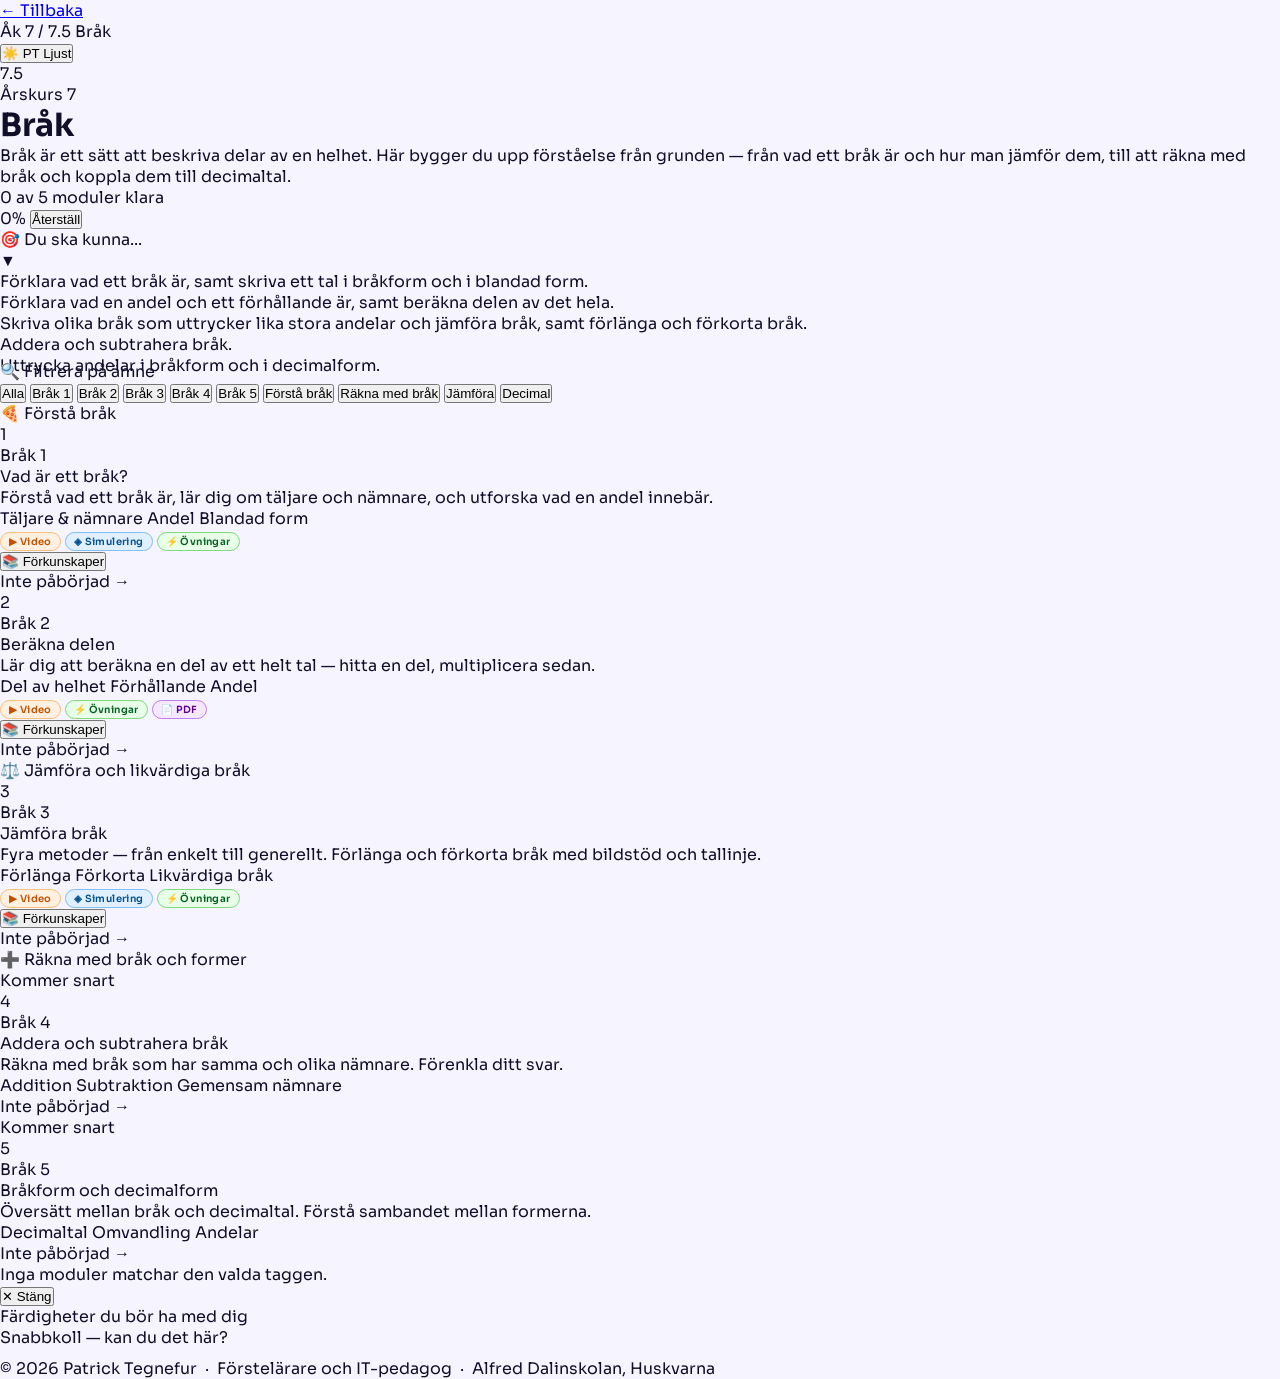
<file: ak7/7-5-brak/index.html>
<!DOCTYPE html>
<html lang="sv" data-theme="pt-light">
<head>
  <meta charset="UTF-8" />
  <meta name="viewport" content="width=device-width, initial-scale=1.0" />
  <title>7.5 Bråk — AD Matematik</title>
  <link rel="preconnect" href="https://fonts.googleapis.com" />
  <link rel="preconnect" href="https://fonts.gstatic.com" crossorigin />
  <link href="https://fonts.googleapis.com/css2?family=Sora:wght@300;400;500;600;700&family=Playfair+Display:ital,wght@0,700;1,400&display=swap" rel="stylesheet" />
  <style>
/*
 * ═══════════════════════════════════════════════════════════════════
 *  portal.css  —  PT Matematik · Alfred Dalinskolan
 *  Patrick Tegnefur · Förstelärare & IT-pedagog
 *
 *  Importeras av alla sidor på portalen via:
 *    <link rel="stylesheet" href="[relativ sökväg]/portal.css">
 *
 *  STRUKTUR:
 *   1. Google Fonts-import
 *   2. Globala tokens (:root)
 *   3. Teman  — AD Ljust / AD Mörkt / PT Ljust / PT Mörkt
 *   4. Reset & bas
 *   5. Header  (portal-header, portal-back, portal-crumb, tema-toggle)
 *   6. Modul-navigation  (module-nav, mnav-btn)
 *   7. Gemensamma UI-komponenter
 *      — Knappar (tab-btn, start-btn, check-btn m.fl.)
 *      — Bråkvisning (fv)
 *      — Förkunskaps-quiz (mq-*)
 *      — Framstegsindikatorer (mq-pip, step-dot)
 *      — Färg-badges (pill-video, pill-sim m.fl.)
 *   8. Responsiv  (max-width: 600px)
 * ═══════════════════════════════════════════════════════════════════
 */

/* ── 1. TYPSNITT ──────────────────────────────────────────────────── */
/* ── 2. GLOBALA TOKENS ────────────────────────────────────────────── */
:root {
  --radius:  14px;
  --trans:   0.32s cubic-bezier(.4,0,.2,1);
  --font-d: 'Playfair Display', Georgia, serif;
  --font-b: 'Sora', sans-serif;
}

/* ═══════════════════════════════════════════════════════════════════
   3. TEMAN
   Varje tema definierar ALLA variabler fullständigt.
   Åk 7 = Blå · Åk 8 = Grön · Åk 9 = Röd/Rosa

   AD-färger:  Blågrön #00A19A · Guld #FBBC33 · Rosa #EC6095
               Grön #A2C617   · Gul #FFDE14
   PT-färger:  Blå #306BF0 · Röd #F03048 · Orange #FF8837
               Grön #39C762 · Klarblå #7179E8
   PT-gradient: #66C7C2 → #F4A261 → #EC6095
═══════════════════════════════════════════════════════════════════ */

/* ── AD LJUST ─────────────────────────────────────────────────────── */
[data-theme="ad-light"] {
  --bg:           #f2fbf8;
  --surface:      #ffffff;
  --surface2:     #e4f5ef;
  --border:       #b8ddd4;
  --text:         #0b1e18;
  --muted:        #527060;
  --hdr-bg:       linear-gradient(120deg, #00A19A 0%, #007870 100%);
  --hdr-text:     #ffffff;
  --stripe:       linear-gradient(90deg, #306BF0, #00A19A, #A2C617, #FBBC33, #EC6095, #FFDE14);
  --stripe-h:     3px;
  --stripe-fade:  rgba(255,255,255,0.30);
  --btn-active:   linear-gradient(90deg, #00A19A, #FBBC33);
  --accent:       #1a6ef5;
  --accent2:      #FBBC33;
  --hi:           #5ba3ff;
  --hi2:          #F4A261;
  --correct:      #18a348;
  --wrong:        #e02020;
  --link-hover:   #006a64;
  --shadow:       0 2px 12px rgba(0,161,154,.10);
  --shadow-hov:   0 8px 28px rgba(0,161,154,.22);
  /* Kolumn-gradienter */
  --c7a: #1a6ef5; --c7b: #5ba3ff;
  --c8a: #18a348; --c8b: #5dd68c;
  --c9a: #e02020; --c9b: #ff6060;
  /* Badges */
  --b7: #d8eaff; --b7t: #1040a0;
  --b8: #d0f5e0; --b8t: #0e6030;
  --b9: #ffd8d8; --b9t: #a01010;
  --badge-prog: #ede0ff; --badge-prog-t: #5c20c0;
  --badge-np:   #fff0cc; --badge-np-t:   #8a5c00;
}

/* ── AD MÖRKT ─────────────────────────────────────────────────────── */
[data-theme="ad-dark"] {
  --bg:           #0c1512;
  --surface:      #152018;
  --surface2:     #1c2c20;
  --border:       #283c2c;
  --text:         #e4f5ee;
  --muted:        #6a9878;
  --hdr-bg:       linear-gradient(120deg, #081a10 0%, #051208 100%);
  --hdr-text:     #e4f5ee;
  --stripe:       linear-gradient(90deg, #306BF0, #00A19A, #A2C617, #FBBC33, #EC6095, #FFDE14);
  --stripe-h:     3px;
  --stripe-fade:  rgba(255,255,255,0.12);
  --btn-active:   linear-gradient(90deg, #00A19A, #FBBC33);
  --accent:       #4ecb8a;
  --accent2:      #FBBC33;
  --hi:           #5dd68c;
  --hi2:          #F4A261;
  --correct:      #39C762;
  --wrong:        #F03048;
  --link-hover:   #ffffff;
  --shadow:       0 2px 16px rgba(0,0,0,.40);
  --shadow-hov:   0 8px 32px rgba(0,0,0,.60);
  --c7a: #1a6ef5; --c7b: #5ba3ff;
  --c8a: #18a348; --c8b: #5dd68c;
  --c9a: #e02020; --c9b: #ff6060;
  --b7: #0a2048; --b7t: #7ab0ff;
  --b8: #082a18; --b8t: #60d890;
  --b9: #380808; --b9t: #ff8080;
  --badge-prog: #2e1060; --badge-prog-t: #c090ff;
  --badge-np:   #3a2a00; --badge-np-t:   #ffd060;
}

/* ── PT LJUST ─────────────────────────────────────────────────────── */
[data-theme="pt-light"] {
  --bg:           #f6f4ff;
  --surface:      #ffffff;
  --surface2:     #eae6ff;
  --border:       #ccc5f0;
  --text:         #100e28;
  --muted:        #585078;
  --hdr-bg:       linear-gradient(120deg, #66C7C2 0%, #F4A261 50%, #EC6095 100%);
  --hdr-text:     #ffffff;
  --stripe:       linear-gradient(90deg, #66C7C2, #F4A261, #EC6095);
  --stripe-h:     4px;
  --stripe-fade:  rgba(255,255,255,0.35);
  --btn-active:   linear-gradient(90deg, #66C7C2, #EC6095);
  --accent:       #306BF0;
  --accent2:      #EC6095;
  --hi:           #5ba3ff;
  --hi2:          #F4A261;
  --correct:      #18a348;
  --wrong:        #e02020;
  --link-hover:   #306BF0;
  --shadow:       0 2px 14px rgba(48,107,240,.12);
  --shadow-hov:   0 8px 30px rgba(48,107,240,.22);
  --c7a: #1a6ef5; --c7b: #5ba3ff;
  --c8a: #18a348; --c8b: #5dd68c;
  --c9a: #e02020; --c9b: #ff6060;
  --b7: #dce8fe; --b7t: #1a4ecc;
  --b8: #d0f5e0; --b8t: #0e6030;
  --b9: #ffd8d8; --b9t: #a01010;
  --badge-prog: #ede0ff; --badge-prog-t: #5c20c0;
  --badge-np:   #fff0cc; --badge-np-t:   #8a5c00;
}

/* ── PT MÖRKT ─────────────────────────────────────────────────────── */
[data-theme="pt-dark"] {
  --bg:           #12101c;
  --surface:      #1c192c;
  --surface2:     #262238;
  --border:       #342e54;
  --text:         #eae8ff;
  --muted:        #8880b8;
  --hdr-bg:       linear-gradient(120deg, #66C7C2 0%, #F4A261 50%, #EC6095 100%);
  --hdr-text:     #ffffff;
  --stripe:       linear-gradient(90deg, #66C7C2, #F4A261, #EC6095);
  --stripe-h:     4px;
  --stripe-fade:  rgba(255,255,255,0.15);
  --btn-active:   linear-gradient(90deg, #66C7C2, #EC6095);
  --accent:       #6a9aff;
  --accent2:      #EC6095;
  --hi:           #80aaff;
  --hi2:          #F4A261;
  --correct:      #39C762;
  --wrong:        #F03048;
  --link-hover:   #ffffff;
  --shadow:       0 2px 16px rgba(48,107,240,.18);
  --shadow-hov:   0 8px 36px rgba(48,107,240,.35);
  --c7a: #1a6ef5; --c7b: #5ba3ff;
  --c8a: #18a348; --c8b: #5dd68c;
  --c9a: #e02020; --c9b: #ff6060;
  --b7: #16204a; --b7t: #80aaff;
  --b8: #082a18; --b8t: #60d890;
  --b9: #380808; --b9t: #ff8080;
  --badge-prog: #2e1060; --badge-prog-t: #c090ff;
  --badge-np:   #3a2a00; --badge-np-t:   #ffd060;
}

/* PT Mörkt — gradient-accenter på aktiva element */
[data-theme="pt-dark"] .tab-btn.active,
[data-theme="pt-dark"] .check-btn,
[data-theme="pt-dark"] .check-btn-main,
[data-theme="pt-dark"] .check-main,
[data-theme="pt-dark"] .start-btn,
[data-theme="pt-dark"] .mq-next-btn,
[data-theme="pt-dark"] .ex-next-big,
[data-theme="pt-dark"] .snav-btn.primary,
[data-theme="pt-dark"] .quiz-next,
[data-theme="pt-dark"] .row-check,
[data-theme="pt-dark"] .level-btn.active {
  background: #EC6095 !important;
  border-color: transparent !important;
  color: #fff !important;
}
[data-theme="pt-dark"] .progress-fill {
  background: linear-gradient(90deg, #66C7C2, #F4A261, #EC6095);
}
[data-theme="pt-dark"] .fv .fv-n  { color: #F4A261; }
[data-theme="pt-dark"] .fv .fv-b  { opacity: 0.5; }
[data-theme="pt-dark"] .rect-seg.on-a   { background: #66C7C2; color: #12101c; }
[data-theme="pt-dark"] .rect-seg.rs-one { background: #66C7C2; }
[data-theme="pt-dark"] .frac-card.fc-ok    { border-color: #39C762; background: rgba(57,199,98,0.1); }
[data-theme="pt-dark"] .frac-card:hover    { border-color: #66C7C2; }
[data-theme="pt-dark"] .sub-btn.active     { background: rgba(244,162,97,0.13); color: #F4A261; border-bottom: 2px solid #F4A261; }

/* AD Mörkt — tab-knapp */
[data-theme="ad-dark"] .tab-btn.active {
  background: linear-gradient(90deg, #00A19A, #FBBC33);
  border-color: transparent;
  color: #fff;
}

/* ═══════════════════════════════════════════════════════════════════
   4. RESET & BAS
═══════════════════════════════════════════════════════════════════ */
*, *::before, *::after { box-sizing: border-box; margin: 0; padding: 0; }

body {
  font-family: var(--font-b);
  background: var(--bg);
  color: var(--text);
  min-height: 100vh;
  transition: background var(--trans), color var(--trans);
}

/* ═══════════════════════════════════════════════════════════════════
   5. HEADER
═══════════════════════════════════════════════════════════════════ */
.portal-header {
  background: var(--hdr-bg);
  color: var(--hdr-text);
  position: sticky;
  top: 0;
  z-index: 200;
  box-shadow: 0 2px 24px rgba(0,0,0,.20);
}

.portal-header::after {
  content: '';
  display: block;
  height: 12px;
  background: linear-gradient(to bottom, transparent, var(--stripe-fade));
  pointer-events: none;
}

.portal-header-inner {
  max-width: 960px;
  margin: 0 auto;
  padding: 0 1.5rem;
  display: flex;
  align-items: center;
  justify-content: space-between;
  gap: 1rem;
  height: 48px;
}

.portal-header-left {
  display: flex;
  align-items: center;
  gap: 0.8rem;
}

/* Tillbaka-länk */
.portal-back {
  display: flex;
  align-items: center;
  gap: 0.35rem;
  background: rgba(255,255,255,0.12);
  border: 1px solid rgba(255,255,255,0.22);
  border-radius: 30px;
  padding: 4px 11px;
  cursor: pointer;
  color: rgba(255,255,255,0.9);
  font-size: 0.68rem;
  font-family: var(--font-b);
  font-weight: 500;
  text-decoration: none;
  transition: background 0.2s;
  white-space: nowrap;
}
.portal-back:hover { background: rgba(255,255,255,0.22); }

/* Brödsmulor */
.portal-crumb {
  display: flex;
  align-items: center;
  gap: 0.35rem;
  font-family: var(--font-d);
  font-size: 1rem;
  font-weight: 700;
  color: var(--hdr-text);
}
.portal-crumb-sep { opacity: 0.4; font-weight: 300; }

/* Tema-toggle */
.portal-theme-toggle {
  display: flex;
  align-items: center;
  gap: 0.4rem;
  background: rgba(255,255,255,0.12);
  border: 1px solid rgba(255,255,255,0.22);
  border-radius: 30px;
  padding: 4px 11px;
  cursor: pointer;
  color: rgba(255,255,255,0.9);
  font-size: 0.68rem;
  font-family: var(--font-b);
  font-weight: 500;
  transition: background 0.2s;
  white-space: nowrap;
}
.portal-theme-toggle:hover { background: rgba(255,255,255,0.22); }

/* Klar-indikator och -knapp */
.done-ind {
  font-size: 0.72rem;
  font-family: var(--font-b);
  color: var(--correct);
  background: rgba(24,163,72,0.12);
  border: 1px solid rgba(24,163,72,0.25);
  border-radius: 20px;
  padding: 3px 10px;
  display: none;
}
.done-ind.show { display: inline-block; }

.done-hdr-btn {
  background: rgba(255,255,255,0.12);
  border: 1px solid rgba(255,255,255,0.22);
  color: rgba(255,255,255,0.85);
  border-radius: 20px;
  padding: 4px 11px;
  cursor: pointer;
  font-size: 0.68rem;
  font-family: var(--font-b);
  font-weight: 500;
  transition: background 0.2s;
  white-space: nowrap;
}
.done-hdr-btn:hover { background: rgba(255,255,255,0.22); }

/* ═══════════════════════════════════════════════════════════════════
   6. MODUL-NAVIGATION  (Föregående / Nästa)
═══════════════════════════════════════════════════════════════════ */
.module-nav {
  max-width: 960px;
  margin: 2rem auto 0;
  padding: 1rem 1.5rem 3rem;
  display: flex;
  justify-content: space-between;
  align-items: center;
  gap: 1rem;
  border-top: 1px solid var(--border);
}

.mnav-btn {
  display: flex;
  align-items: center;
  gap: 0.5rem;
  padding: 0.6rem 1.2rem;
  border-radius: 10px;
  border: 1px solid var(--border);
  background: var(--surface);
  color: var(--muted);
  font-size: 0.82rem;
  font-family: var(--font-b);
  font-weight: 500;
  text-decoration: none;
  transition: all 0.18s;
  cursor: pointer;
}
.mnav-btn:hover {
  border-color: var(--accent);
  color: var(--text);
  background: var(--surface2);
}
.mnav-btn.primary {
  background: linear-gradient(135deg, var(--c7a), var(--c7b));
  border-color: transparent;
  color: #fff;
}
.mnav-btn.primary:hover { opacity: 0.9; }
.mnav-btn.primary .mnav-label { color: rgba(255,255,255,0.75); }
.mnav-btn.primary .mnav-title { color: #fff; }

.mnav-label {
  font-size: 0.65rem;
  text-transform: uppercase;
  letter-spacing: 0.07em;
  color: var(--muted);
  display: block;
}
.mnav-title  { display: block; }
.mnav-spacer { flex: 1; }

/* ═══════════════════════════════════════════════════════════════════
   7. GEMENSAMMA UI-KOMPONENTER
═══════════════════════════════════════════════════════════════════ */

/* ── Tab-navigation ───────────────────────────────────────────────── */
.nav-tabs {
  display: flex;
  justify-content: center;
  gap: 0.35rem;
  padding: 0.7rem 1rem;
  background: var(--surface);
  border-bottom: 1px solid var(--border);
  flex-wrap: wrap;
  position: sticky;
  top: 60px;
  z-index: 100;
}

.tab-btn {
  background: none;
  border: 1px solid var(--border);
  border-radius: 8px;
  padding: 0.38rem 0.9rem;
  cursor: pointer;
  font-family: var(--font-b);
  font-size: 0.82rem;
  color: var(--muted);
  transition: all 0.18s;
  white-space: nowrap;
}
.tab-btn:hover  { border-color: var(--accent); color: var(--text); }
.tab-btn.active {
  background: var(--accent);
  border-color: var(--accent);
  color: #fff;
  font-weight: 600;
}

/* ── Bråkvisning (fv) ─────────────────────────────────────────────── */
.fv {
  display: inline-flex;
  flex-direction: column;
  align-items: center;
  line-height: 1.1;
  margin: 0 0.22rem;
  vertical-align: middle;
  gap: 1px;
  margin-top: 0.15em;
  margin-bottom: 0.15em;
}
.fv .fv-n { font-family: var(--font-b); color: var(--accent); font-weight: 500; }
.fv .fv-b { width: 100%; min-width: 1em; height: 1.5px; background: currentColor; border-radius: 1px; opacity: 0.6; }
.fv .fv-d { font-family: var(--font-b); }
.fv.fv-sm .fv-n, .fv.fv-sm .fv-d { font-size: 0.82em; }
.fv.fv-md .fv-n, .fv.fv-md .fv-d { font-size: 1.05em; }
.fv.fv-lg .fv-n, .fv.fv-lg .fv-d { font-size: 1.4em; }

/* ── Segmentstaplar (rektanglar) ──────────────────────────────────── */
.rect-seg {
  flex: 1;
  border-right: 1px solid rgba(0,0,0,0.20);
  display: flex;
  align-items: center;
  justify-content: center;
  font-family: var(--font-b);
  font-size: 0.7rem;
  font-weight: 600;
  transition: background 0.25s;
}
.rect-seg:last-child { border-right: none; }
.rect-seg.on-a  { background: var(--accent); color: #fff; }
.rect-seg.on-b  { background: var(--hi2);    color: #1a1200; font-weight: 600; }
.rect-seg.off   { background: var(--surface2); color: var(--muted); }
.rect-seg.rs-one { background: var(--accent); }

/* ── Förkunskaps-quiz (mq-*) ──────────────────────────────────────── */
.mq-pips, .mq-progress {
  display: flex;
  gap: 3px;
  margin-bottom: 0.6rem;
}
.mq-pip {
  width: 8px; height: 8px;
  border-radius: 50%;
  background: var(--surface2);
  border: 1px solid var(--border);
  transition: all 0.2s;
}
.mq-pip.ok  { background: var(--correct); border-color: var(--correct); }
.mq-pip.bad,
.mq-pip.err { background: var(--wrong);   border-color: var(--wrong); }
.mq-pip.cur { background: var(--accent);  border-color: var(--accent); transform: scale(1.2); }

.mq-opt {
  background: var(--surface2);
  border: 1.5px solid var(--border);
  border-radius: 8px;
  padding: 0.38rem 0.85rem;
  cursor: pointer;
  font-family: var(--font-b);
  font-size: 0.87rem;
  color: var(--muted);
  transition: all 0.15s;
}
.mq-opt:hover       { border-color: var(--accent); color: var(--text); }
.mq-opt.mq-ok,
.mq-opt.ok          { border-color: var(--correct); background: rgba(24,163,72,0.10); color: var(--correct); }
.mq-opt.mq-err,
.mq-opt.err         { border-color: var(--wrong); background: rgba(224,32,32,0.10); color: var(--wrong); }
.mq-opt.mq-reveal,
.mq-opt.reveal      { border-color: var(--correct); color: var(--correct); }

.mq-fb, .ex-fb {
  font-size: 0.82rem;
  color: var(--muted);
  margin-top: 0.4rem;
  min-height: 1.2em;
  border-radius: 6px;
  padding: 0.3rem 0.5rem;
}
.mq-fb.ok, .ex-fb.ok     { color: var(--correct); }
.mq-fb.bad, .mq-fb.mq-fb-err,
.ex-fb.bad               { color: var(--wrong); }
.mq-fb.show, .ex-fb.show { display: block; }

.mq-next-btn, .mq-next, .quiz-next {
  background: var(--accent);
  border: none;
  color: #fff;
  border-radius: 7px;
  padding: 0.38rem 0.9rem;
  cursor: pointer;
  font-family: var(--font-b);
  font-size: 0.82rem;
  font-weight: 500;
  margin-top: 0.5rem;
  display: none;
  transition: opacity 0.15s;
}
.mq-next-btn.show,
.mq-next.show,
.quiz-next.show  { display: inline-block; }
.mq-next-btn:hover,
.mq-next:hover,
.quiz-next:hover { opacity: 0.85; }

/* ── Knappar ──────────────────────────────────────────────────────── */
.start-btn, .check-main, .ex-next-big {
  background: var(--accent);
  border: none;
  color: #fff;
  border-radius: 9px;
  padding: 0.55rem 1.3rem;
  cursor: pointer;
  font-family: var(--font-b);
  font-size: 0.88rem;
  font-weight: 600;
  transition: opacity 0.15s, transform 0.15s;
  display: inline-block;
}
.start-btn:hover,
.check-main:hover,
.ex-next-big:hover { opacity: 0.88; transform: translateY(-1px); }

.check-btn, .row-check {
  background: var(--accent);
  border: none;
  color: #fff;
  border-radius: 7px;
  padding: 0.4rem 1rem;
  cursor: pointer;
  font-family: var(--font-b);
  font-size: 0.82rem;
  font-weight: 600;
  transition: opacity 0.15s;
}
.check-btn:hover, .row-check:hover { opacity: 0.85; }

/* ── Navigationspunktar (steg-genomgång) ──────────────────────────── */
.step-dot {
  width: 8px; height: 8px;
  border-radius: 50%;
  background: var(--surface2);
  border: 1px solid var(--border);
  cursor: pointer;
  transition: all 0.2s;
}
.step-dot:hover  { border-color: var(--accent); }
.step-dot.active {
  background: var(--accent);
  border-color: var(--accent);
  width: 18px;
  border-radius: 4px;
}

/* ── Framsteg / progress ──────────────────────────────────────────── */
.progress-fill {
  height: 100%;
  background: linear-gradient(90deg, var(--c7a), var(--c7b));
  border-radius: 4px;
  transition: width 0.5s ease;
}

/* ── Pills (typ-indikatorer) ──────────────────────────────────────── */
.pill { font-size: 0.62rem; font-weight: 600; letter-spacing: 0.04em; padding: 2px 8px; border-radius: 10px; border: 1px solid transparent; }
.pill-video  { background: #fff0e0; color: #c05000; border-color: #f5c080; }
.pill-sim    { background: #e0f0ff; color: #005090; border-color: #80c0f5; }
.pill-drill  { background: #e8ffe8; color: #006020; border-color: #80d880; }
.pill-pdf    { background: #f5e8ff; color: #600090; border-color: #c080f0; }

[data-theme="ad-dark"] .pill-video,
[data-theme="pt-dark"] .pill-video { background: #3a1800; color: #ffb060; border-color: #804000; }
[data-theme="ad-dark"] .pill-sim,
[data-theme="pt-dark"] .pill-sim   { background: #001830; color: #80c8ff; border-color: #004080; }
[data-theme="ad-dark"] .pill-drill,
[data-theme="pt-dark"] .pill-drill { background: #001a00; color: #60e060; border-color: #004800; }
[data-theme="ad-dark"] .pill-pdf,
[data-theme="pt-dark"] .pill-pdf   { background: #200030; color: #d080ff; border-color: #500080; }

/* ── Programmering & NP badges ────────────────────────────────────── */
.badge-prog { background: var(--badge-prog); color: var(--badge-prog-t); }
.badge-np   { background: var(--badge-np);   color: var(--badge-np-t); }

/* ── Kort (card) ──────────────────────────────────────────────────── */
.card {
  background: var(--surface);
  border: 1px solid var(--border);
  border-radius: var(--radius);
  padding: 1.25rem 1.5rem;
  margin-bottom: 1rem;
}

/* ── Info-ruta ────────────────────────────────────────────────────── */
.info-box {
  background: var(--surface2);
  border-left: 3px solid var(--accent);
  border-radius: 0 8px 8px 0;
  padding: 0.6rem 0.9rem;
  font-size: 0.88rem;
  color: var(--text);
  margin-bottom: 0.9rem;
}

/* ── Highlight-ruta ───────────────────────────────────────────────── */
.hl {
  background: var(--surface2);
  border-radius: 8px;
  padding: 0.6rem 0.9rem;
  font-size: 0.9rem;
}
.hl.gold { border-left: 3px solid var(--hi2); }
.hl.blue { border-left: 3px solid var(--accent); }

/* ── Quiz-komponenter ─────────────────────────────────────────────── */
.quiz-opt {
  background: var(--surface2);
  border: 1px solid var(--border);
  border-radius: 8px;
  padding: 0.6rem 0.9rem;
  cursor: pointer;
  font-size: 0.88rem;
  color: var(--muted);
  font-family: var(--font-b);
  text-align: center;
  transition: all 0.18s;
  display: flex;
  align-items: center;
  justify-content: center;
  min-height: 44px;
}
.quiz-opt:hover   { border-color: var(--accent); color: var(--text); }
.quiz-opt.correct { border-color: var(--correct); background: rgba(24,163,72,0.10); color: var(--correct); }
.quiz-opt.wrong   { border-color: var(--wrong);   background: rgba(224,32,32,0.10); color: var(--wrong); }

.quiz-fb {
  font-size: 0.85rem;
  margin-top: 0.6rem;
  padding: 0.4rem 0.6rem;
  border-radius: 6px;
  display: none;
  color: var(--muted);
}
.quiz-fb.show { display: block; }
.quiz-fb.ok   { color: var(--correct); }
.quiz-fb.bad  { color: var(--wrong); }

/* ── Lärar-tips (teacher-guide) ───────────────────────────────────── */
.teacher-guide {
  margin-top: 1rem;
  border: 1px solid var(--border);
  border-radius: 10px;
  overflow: hidden;
}
.tg-header {
  display: flex;
  align-items: center;
  gap: 0.5rem;
  padding: 0.6rem 0.9rem;
  cursor: pointer;
  font-size: 0.82rem;
  color: var(--muted);
  background: var(--surface2);
  user-select: none;
  transition: background 0.15s;
}
.tg-header:hover         { background: var(--border); }
.tg-chevron              { margin-left: auto; font-size: 0.7rem; transition: transform 0.25s; }
.tg-header.open .tg-chevron { transform: rotate(180deg); }
.tg-body {
  padding: 0.8rem 1rem;
  font-size: 0.84rem;
  color: var(--muted);
  line-height: 1.65;
  display: flex;
  flex-direction: column;
  gap: 0.5rem;
}
.tg-body strong { color: var(--text); }

/* ─── 8. RESPONSIV ────────────────────────────────────────────────── */
@media (max-width: 600px) {
  .portal-header-inner { padding: 0 1rem; height: 52px; }
  .portal-crumb        { font-size: 0.85rem; }
  .module-nav          { padding: 0.75rem 1rem 2rem; }
  .mnav-btn            { font-size: 0.75rem; padding: 0.5rem 0.9rem; }
  .nav-tabs            { padding: 0.5rem 0.75rem; gap: 0.25rem; top: 52px; }
  .tab-btn             { font-size: 0.75rem; padding: 0.3rem 0.7rem; }
}

  </style>
</head>
<body>

  <!-- HEADER -->
  <header>
    <div class="header-inner">
      <div class="header-left">
        <a class="back-btn" href="../../index.html">← Tillbaka</a>
        <div class="header-crumb">
          <span>Åk 7</span>
          <span class="crumb-sep">/</span>
          <span>7.5 Bråk</span>
        </div>
      </div>
      <button class="theme-toggle" onclick="cycleTheme()">
        <span id="themeIcon">🎨</span>
        <span id="themeLabel">PT Ljust</span>
      </button>
    </div>
  </header>

  <!-- HERO -->
  <div class="chapter-hero">
    <div class="chapter-badge">7.5</div>
    <div class="chapter-intro">
      <p class="chapter-label">Årskurs 7</p>
      <h1 class="chapter-title">Bråk</h1>
      <p class="chapter-desc">
        Bråk är ett sätt att beskriva delar av en helhet. Här bygger du upp förståelse
        från grunden — från vad ett bråk är och hur man jämför dem, till att räkna med
        bråk och koppla dem till decimaltal.
      </p>
    </div>
  </div>

  <!-- PROGRESS -->
  <div class="progress-section">
    <div class="progress-inner">
      <span class="progress-text" id="progressText">0 av 5 moduler klara</span>
      <div class="progress-track">
        <div class="progress-fill" id="progressFill"></div>
      </div>
      <span class="progress-pct" id="progressPct">0%</span>
      <button class="reset-btn" onclick="resetProgress()">Återställ</button>
    </div>
  </div>

  <!-- KUNSKAPSMÅL -->
  <div class="goals-section">
    <div class="goals-card">
      <div class="goals-header" onclick="toggleGoals(this)">
        <div class="goals-header-left">
          <span class="goals-icon">🎯</span>
          <span class="goals-title">Du ska kunna...</span>
        </div>
        <span class="goals-chevron">▼</span>
      </div>
      <div class="goals-body">
        <ul class="goals-list">
          <li>Förklara vad ett bråk är, samt skriva ett tal i bråkform och i blandad form.</li>
          <li>Förklara vad en andel och ett förhållande är, samt beräkna delen av det hela.</li>
          <li>Skriva olika bråk som uttrycker lika stora andelar och jämföra bråk, samt förlänga och förkorta bråk.</li>
          <li>Addera och subtrahera bråk.</li>
          <li>Uttrycka andelar i bråkform och i decimalform.</li>
        </ul>
      </div>
    </div>
  </div>

  <!-- TAGGFILTER -->
  <div class="filter-section">
    <p class="filter-label">🔍 Filtrera på ämne</p>
    <div class="filter-tags">
      <button class="tag-btn active" data-tag="alla"       onclick="filterTag('alla')">Alla</button>
      <button class="tag-btn"        data-tag="brak1"      onclick="filterTag('brak1')">Bråk 1</button>
      <button class="tag-btn"        data-tag="brak2"      onclick="filterTag('brak2')">Bråk 2</button>
      <button class="tag-btn"        data-tag="brak3"      onclick="filterTag('brak3')">Bråk 3</button>
      <button class="tag-btn"        data-tag="brak4"      onclick="filterTag('brak4')">Bråk 4</button>
      <button class="tag-btn"        data-tag="brak5"      onclick="filterTag('brak5')">Bråk 5</button>
      <button class="tag-btn"        data-tag="forstaa"    onclick="filterTag('forstaa')">Förstå bråk</button>
      <button class="tag-btn"        data-tag="rakna"      onclick="filterTag('rakna')">Räkna med bråk</button>
      <button class="tag-btn"        data-tag="jamfora"    onclick="filterTag('jamfora')">Jämföra</button>
      <button class="tag-btn"        data-tag="decimal"    onclick="filterTag('decimal')">Decimal</button>
    </div>
  </div>

  <!-- KLUSTER -->
  <div class="clusters" id="clusters">

    <!-- KLUSTER 1: Förstå bråk -->
    <div class="cluster" data-tags="forstaa brak1 brak2">
      <div class="cluster-label">🍕 Förstå bråk</div>

      <div class="module-card" id="card-1" data-tags="forstaa brak1" onclick="openModule(1)">
        <div class="mod-num" id="num-1">1</div>
        <div>
          <div class="mod-label">Bråk 1</div>
          <div class="mod-title">Vad är ett bråk?</div>
          <div class="mod-desc">Förstå vad ett bråk är, lär dig om täljare och nämnare, och utforska vad en andel innebär.</div>
          <div class="mod-topics">
            <span class="mod-topic">Täljare &amp; nämnare</span>
            <span class="mod-topic">Andel</span>
            <span class="mod-topic">Blandad form</span>
          </div>
          <div class="mod-pills">
            <span class="pill pill-video">▶ Video</span>
            <span class="pill pill-sim">◈ Simulering</span>
            <span class="pill pill-drill">⚡ Övningar</span>
          </div>
          <button class="prereq-btn" onclick="event.stopPropagation();openPrereq(1)">📚 Förkunskaper</button>
        </div>
        <div class="mod-right">
          <span class="mod-status not-started" id="status-1">Inte påbörjad</span>
          <span class="mod-arrow">→</span>
        </div>
      </div>

      <div class="module-card" id="card-2" data-tags="forstaa brak2" onclick="openModule(2)">
        <div class="mod-num" id="num-2">2</div>
        <div>
          <div class="mod-label">Bråk 2</div>
          <div class="mod-title">Beräkna delen</div>
          <div class="mod-desc">Lär dig att beräkna en del av ett helt tal — hitta en del, multiplicera sedan.</div>
          <div class="mod-topics">
            <span class="mod-topic">Del av helhet</span>
            <span class="mod-topic">Förhållande</span>
            <span class="mod-topic">Andel</span>
          </div>
          <div class="mod-pills">
            <span class="pill pill-video">▶ Video</span>
            <span class="pill pill-drill">⚡ Övningar</span>
            <span class="pill pill-pdf">📄 PDF</span>
          </div>
          <button class="prereq-btn" onclick="event.stopPropagation();openPrereq(2)">📚 Förkunskaper</button>
        </div>
        <div class="mod-right">
          <span class="mod-status not-started" id="status-2">Inte påbörjad</span>
          <span class="mod-arrow">→</span>
        </div>
      </div>
    </div>

    <!-- KLUSTER 2: Jämföra bråk -->
    <div class="cluster" data-tags="jamfora brak3">
      <div class="cluster-label">⚖️ Jämföra och likvärdiga bråk</div>

      <div class="module-card" id="card-3" data-tags="jamfora brak3" onclick="openModule(3)">
        <div class="mod-num" id="num-3">3</div>
        <div>
          <div class="mod-label">Bråk 3</div>
          <div class="mod-title">Jämföra bråk</div>
          <div class="mod-desc">Fyra metoder — från enkelt till generellt. Förlänga och förkorta bråk med bildstöd och tallinje.</div>
          <div class="mod-topics">
            <span class="mod-topic">Förlänga</span>
            <span class="mod-topic">Förkorta</span>
            <span class="mod-topic">Likvärdiga bråk</span>
          </div>
          <div class="mod-pills">
            <span class="pill pill-video">▶ Video</span>
            <span class="pill pill-sim">◈ Simulering</span>
            <span class="pill pill-drill">⚡ Övningar</span>
          </div>
          <button class="prereq-btn" onclick="event.stopPropagation();openPrereq(3)">📚 Förkunskaper</button>
        </div>
        <div class="mod-right">
          <span class="mod-status not-started" id="status-3">Inte påbörjad</span>
          <span class="mod-arrow">→</span>
        </div>
      </div>
    </div>

    <!-- KLUSTER 3: Räkna med bråk -->
    <div class="cluster" data-tags="rakna brak4 brak5 decimal">
      <div class="cluster-label">➕ Räkna med bråk och former</div>

      <div class="module-card coming-soon" id="card-4" data-tags="rakna brak4">
        <span class="coming-soon-badge">Kommer snart</span>
        <div class="mod-num" id="num-4">4</div>
        <div>
          <div class="mod-label">Bråk 4</div>
          <div class="mod-title">Addera och subtrahera bråk</div>
          <div class="mod-desc">Räkna med bråk som har samma och olika nämnare. Förenkla ditt svar.</div>
          <div class="mod-topics">
            <span class="mod-topic">Addition</span>
            <span class="mod-topic">Subtraktion</span>
            <span class="mod-topic">Gemensam nämnare</span>
          </div>
        </div>
        <div class="mod-right">
          <span class="mod-status not-started" id="status-4">Inte påbörjad</span>
          <span class="mod-arrow">→</span>
        </div>
      </div>

      <div class="module-card coming-soon" id="card-5" data-tags="rakna brak5 decimal">
        <span class="coming-soon-badge">Kommer snart</span>
        <div class="mod-num" id="num-5">5</div>
        <div>
          <div class="mod-label">Bråk 5</div>
          <div class="mod-title">Bråkform och decimalform</div>
          <div class="mod-desc">Översätt mellan bråk och decimaltal. Förstå sambandet mellan formerna.</div>
          <div class="mod-topics">
            <span class="mod-topic">Decimaltal</span>
            <span class="mod-topic">Omvandling</span>
            <span class="mod-topic">Andelar</span>
          </div>
        </div>
        <div class="mod-right">
          <span class="mod-status not-started" id="status-5">Inte påbörjad</span>
          <span class="mod-arrow">→</span>
        </div>
      </div>
    </div>

  </div>

  <p class="no-results" id="noResults">Inga moduler matchar den valda taggen.</p>

  <!-- PREREQ MODAL -->
  <div class="modal-overlay" id="prereqOverlay" onclick="closePrereqOutside(event)">
    <div class="modal">
      <button class="modal-close" onclick="closePrereq()">✕ Stäng</button>
      <div class="modal-title" id="prereqTitle"></div>
      <div class="modal-sub" id="prereqSub"></div>
      <div class="prereq-section">
        <div class="prereq-section-title">Färdigheter du bör ha med dig</div>
        <div class="skill-list" id="prereqSkills"></div>
      </div>
      <div class="prereq-section">
        <div class="prereq-section-title">Snabbkoll — kan du det här?</div>
        <div class="mq-progress" id="mqPips"></div>
        <div id="mqWrap"></div>
      </div>
      <div class="prereq-section" id="prevModSection"></div>
    </div>
  </div>

  <!-- FOOTER -->
  <footer>
    <p>© <span id="yr"></span> Patrick Tegnefur &nbsp;·&nbsp; Förstelärare och IT-pedagog &nbsp;·&nbsp; Alfred Dalinskolan, Huskvarna</p>
  </footer>

  <script>
    document.getElementById('yr').textContent = new Date().getFullYear();

    // ── Tema (synkat med portalen) ─────────────────────────────
    const THEMES = [
      { id: 'pt-light', label: 'PT Ljust',  icon: '☀️' },
      { id: 'pt-dark',  label: 'PT Mörkt',  icon: '🌙' },
      { id: 'ad-light', label: 'AD Ljust',  icon: '🌿' },
      { id: 'ad-dark',  label: 'AD Mörkt',  icon: '🌑' },
    ];
    let currentIdx = 0;

    function applyTheme(idx) {
      const t = THEMES[idx];
      document.documentElement.setAttribute('data-theme', t.id);
      document.getElementById('themeLabel').textContent = t.label;
      document.getElementById('themeIcon').textContent  = t.icon;
      localStorage.setItem('math-portal-theme', t.id);
    }

    function cycleTheme() {
      currentIdx = (currentIdx + 1) % THEMES.length;
      applyTheme(currentIdx);
    }

    const saved = localStorage.getItem('math-portal-theme');
    const VALID = THEMES.map(t => t.id);
    if (saved && VALID.includes(saved)) currentIdx = THEMES.findIndex(t => t.id === saved);
    applyTheme(currentIdx);

    // ── Kunskapsmål ────────────────────────────────────────────
    function toggleGoals(header) {
      const body = header.nextElementSibling;
      const open = header.classList.toggle('open');
      body.classList.toggle('open', open);
      body.style.maxHeight = open ? body.scrollHeight + 'px' : '0';
    }
    toggleGoals(document.querySelector('.goals-header'));

    // ── Taggfilter ─────────────────────────────────────────────
    function filterTag(tag) {
      document.querySelectorAll('.tag-btn').forEach(btn =>
        btn.classList.toggle('active', btn.dataset.tag === tag));

      document.querySelectorAll('.module-card').forEach(card => {
        const tags = (card.dataset.tags || '').split(' ');
        card.classList.toggle('hidden', tag !== 'alla' && !tags.includes(tag));
      });

      document.querySelectorAll('.cluster').forEach(cluster => {
        const visible = cluster.querySelectorAll('.module-card:not(.hidden)').length;
        cluster.classList.toggle('all-hidden', visible === 0);
      });

      const any = document.querySelectorAll('.module-card:not(.hidden)').length > 0;
      document.getElementById('noResults').classList.toggle('visible', !any);
    }

    // ── Progress ───────────────────────────────────────────────
    const TOTAL = 5;
    const MODULE_FILES = { 1:'brak1.html', 2:'brak2.html', 3:'brak3.html', 4:'brak4.html', 5:'brak5.html' };
    const STATUS_LABELS = { 'not-started':'Inte påbörjad', 'in-progress':'Påbörjad', 'done':'Klar ✓' };

    function loadProgress() { try { return JSON.parse(localStorage.getItem('brak-progress') || '{}'); } catch(e) { return {}; } }
    function saveProgress(p) { localStorage.setItem('brak-progress', JSON.stringify(p)); }

    function renderProgress() {
      const p = loadProgress(); let done = 0;
      for (let i = 1; i <= TOTAL; i++) {
        const st = p[i] || 'not-started';
        const card = document.getElementById('card-' + i);
        const statusEl = document.getElementById('status-' + i);
        const numEl = document.getElementById('num-' + i);
        if (!card) continue;
        if (statusEl) { statusEl.textContent = STATUS_LABELS[st]; statusEl.className = 'mod-status ' + st; }
        card.classList.remove('done', 'in-progress-card');
        if (st === 'done')        { card.classList.add('done'); if(numEl) numEl.textContent = '✓'; done++; }
        else if (st === 'in-progress') { card.classList.add('in-progress-card'); if(numEl) numEl.textContent = i; }
        else { if(numEl) numEl.textContent = i; }
      }
      const pct = Math.round(done / TOTAL * 100);
      document.getElementById('progressFill').style.width = pct + '%';
      document.getElementById('progressText').textContent = `${done} av ${TOTAL} moduler klara`;
      document.getElementById('progressPct').textContent = pct + '%';
    }

    function openModule(n) {
      const p = loadProgress();
      if (!p[n] || p[n] === 'not-started') p[n] = 'in-progress';
      saveProgress(p);
      window.location.href = MODULE_FILES[n];
    }

    function resetProgress() {
      if (confirm('Återställ allt framsteg?')) { localStorage.removeItem('brak-progress'); renderProgress(); }
    }

    renderProgress();

    // ── Prereq-modal ───────────────────────────────────────────
    const PREREQ = {
      1: {
        title: 'Bråk 1 — Vad är ett bråk?',
        sub: 'Förkunskaper inför modulen',
        prev: null,
        skills: [
          { icon:'➗', text:'<strong>Division</strong> — du kan dela ett tal med ett annat och förstår vad "dela lika" betyder.' },
          { icon:'🔢', text:'<strong>Heltalsräkning</strong> — du kan räkna med och jämföra hela tal.' },
          { icon:'📐', text:'<strong>Enkel bråkigenkänning</strong> — du har sett bråk som ½ och ¼ i vardagen.' },
        ],
        quiz: [
          { q:'Vad är 12 ÷ 4?', opts:['2','3','4','6'], ok:1, fb:'12 ÷ 4 = 3.' },
          { q:'En pizza delas i 8 lika bitar. Hur stor är en bit?', opts:['1/4','1/6','1/8','1/10'], ok:2, fb:'8 bitar → varje bit är 1/8 av pizzan.' },
          { q:'Vilket tal är störst?', opts:['4','9','2','7'], ok:1, fb:'9 är störst av de fyra talen.' },
        ],
      },
      2: {
        title: 'Bråk 2 — Beräkna delen',
        sub: 'Förkunskaper inför modulen',
        prev: { n:1, title:'Bråk 1 — Vad är ett bråk?', desc:'Täljare, nämnare och vad ett bråk innebär.' },
        skills: [
          { icon:'🔢', text:'<strong>Täljare och nämnare</strong> — du vet vad de heter och vad de berättar om ett bråk.' },
          { icon:'✖️', text:'<strong>Multiplikation</strong> — du kan multiplicera hela tal.' },
          { icon:'➗', text:'<strong>Division</strong> — du kan dela ett tal och kontrollera att det går jämnt ut.' },
        ],
        quiz: [
          { q:'Vad kallas siffran UNDER bråkstrecket?', opts:['Täljare','Nämnare','Kvot','Bråk'], ok:1, fb:'Siffran under strecket kallas nämnaren.' },
          { q:'Vad är 60 ÷ 4?', opts:['12','15','20','16'], ok:1, fb:'60 ÷ 4 = 15.' },
          { q:'I bråket 3/5 — vad berättar 5?', opts:['Vi tar 5 delar','Helheten är delad i 5 lika delar','Svaret är 5','Det finns 5 bråk'], ok:1, fb:'Nämnaren berättar i hur många delar helheten är uppdelad.' },
        ],
      },
      3: {
        title: 'Bråk 3 — Jämföra bråk',
        sub: 'Förkunskaper inför modulen',
        prev: { n:2, title:'Bråk 2 — Beräkna delen', desc:'Hitta en del och multiplicera med täljaren.' },
        skills: [
          { icon:'🔢', text:'<strong>Täljare och nämnare</strong> — du förstår att nämnaren delar helheten och täljaren räknar delarna.' },
          { icon:'📏', text:'<strong>Tallinje</strong> — du kan placera ut tal på en tallinje och förstår att tal till höger är större.' },
          { icon:'✖️', text:'<strong>Multiplikation</strong> — du behöver kunna multiplicera täljare och nämnare när vi förlänger bråk.' },
        ],
        quiz: [
          { q:'Vilket bråk är störst om nämnaren är samma?', opts:['Det med störst täljare','Det med minst täljare','De är alltid lika','Kan inte avgöras'], ok:0, fb:'Samma nämnare → störst täljare = störst bråk.' },
          { q:'Du delar en kaka i 4 bitar. Hur stor är en bit?', opts:['1/2','1/3','1/4','1/5'], ok:2, fb:'4 bitar → varje bit är 1/4 av kakan.' },
          { q:'Vad är 3 × 7?', opts:['10','18','21','24'], ok:2, fb:'3 × 7 = 21. Behövs när vi förlänger bråk.' },
        ],
      },
    };

    let mqData = [], mqIdx = 0, mqResults = [];

    function openPrereq(n) {
      const data = PREREQ[n];
      if (!data) return;
      document.getElementById('prereqTitle').textContent = data.title;
      document.getElementById('prereqSub').textContent = data.sub;
      document.getElementById('prereqSkills').innerHTML = data.skills.map(s =>
        `<div class="skill-item"><span class="skill-icon">${s.icon}</span><span class="skill-text">${s.text}</span></div>`
      ).join('');
      mqData = data.quiz; mqIdx = 0; mqResults = Array(mqData.length).fill(null);
      renderMQ();
      const ps = document.getElementById('prevModSection');
      if (data.prev) {
        ps.innerHTML = `
          <div class="prereq-section-title">Repetition — tidigare modul</div>
          <div class="prev-module-link" onclick="openModule(${data.prev.n})">
            <div class="pml-num">${data.prev.n}</div>
            <div><div class="pml-title">${data.prev.title}</div><div class="pml-desc">${data.prev.desc}</div></div>
            <span class="pml-arrow">→</span>
          </div>`;
      } else {
        ps.innerHTML = `
          <div class="prereq-section-title">Startmodul</div>
          <div class="skill-item"><span class="skill-icon">🚀</span><span class="skill-text">Detta är den första modulen — inga tidigare bråk-moduler krävs!</span></div>`;
      }
      document.getElementById('prereqOverlay').classList.add('open');
      document.body.style.overflow = 'hidden';
    }

    function closePrereq() {
      document.getElementById('prereqOverlay').classList.remove('open');
      document.body.style.overflow = '';
    }

    function closePrereqOutside(e) {
      if (e.target === document.getElementById('prereqOverlay')) closePrereq();
    }

    function renderMQ() {
      const q = mqData[mqIdx];
      document.getElementById('mqPips').innerHTML = mqData.map((_, i) => {
        let c = 'mq-pip';
        if (i === mqIdx) c += ' cur';
        else if (mqResults[i] === true)  c += ' ok';
        else if (mqResults[i] === false) c += ' err';
        return `<div class="${c}"></div>`;
      }).join('');
      document.getElementById('mqWrap').innerHTML = `
        <div class="mq-question">${q.q}</div>
        <div class="mq-opts">${q.opts.map((o, i) => `<button class="mq-opt" onclick="answerMQ(${i},this)">${o}</button>`).join('')}</div>
        <div class="mq-fb" id="mqFb"></div>
        <button class="mq-next" id="mqNext" onclick="nextMQ()">${mqIdx < mqData.length - 1 ? 'Nästa →' : 'Se resultat'}</button>`;
    }

    function answerMQ(i, btn) {
      const q = mqData[mqIdx];
      const ok = i === q.ok;
      mqResults[mqIdx] = ok;
      document.querySelectorAll('.mq-opt').forEach((b, j) => {
        b.disabled = true;
        if (j === i)    b.classList.add(ok ? 'mq-ok' : 'mq-err');
        if (j === q.ok) b.classList.add('mq-reveal');
      });
      const fb = document.getElementById('mqFb');
      fb.textContent = (ok ? '✓ ' : '✗ ') + q.fb;
      fb.className = 'mq-fb ' + (ok ? 'mq-fb-ok' : 'mq-fb-err');
      document.getElementById('mqNext').classList.add('show');
      renderMQPips();
    }

    function renderMQPips() {
      document.getElementById('mqPips').innerHTML = mqData.map((_, i) => {
        let c = 'mq-pip';
        if (i === mqIdx) c += ' cur';
        else if (mqResults[i] === true)  c += ' ok';
        else if (mqResults[i] === false) c += ' err';
        return `<div class="${c}"></div>`;
      }).join('');
    }

    function nextMQ() {
      if (mqIdx < mqData.length - 1) {
        mqIdx++; renderMQ();
      } else {
        const correct = mqResults.filter(r => r === true).length;
        document.getElementById('mqPips').innerHTML = '';
        document.getElementById('mqWrap').innerHTML = `
          <div style="text-align:center;padding:0.75rem 0;">
            <div style="font-size:1.8rem;margin-bottom:0.3rem;">${correct === mqData.length ? '🎉' : correct > 0 ? '👍' : '💪'}</div>
            <div style="font-family:var(--font-d);font-size:1.2rem;color:var(--accent2);margin-bottom:0.3rem;">${correct} / ${mqData.length} rätt</div>
            <div style="font-size:0.85rem;color:var(--muted);">${correct === mqData.length ? 'Du verkar redo — kör på!' : 'Repetera gärna de frågorna du missade.'}</div>
            <button style="margin-top:0.75rem;background:var(--surface2);border:1px solid var(--border);color:var(--muted);border-radius:7px;padding:0.3rem 0.8rem;cursor:pointer;font-size:0.8rem;font-family:var(--font-b);" onclick="mqIdx=0;mqResults=Array(mqData.length).fill(null);renderMQ();">Försök igen</button>
          </div>`;
      }
    }

    document.addEventListener('keydown', e => {
      if (e.key === 'Escape') closePrereq();
    });
  </script>
</body>
</html>
</file>
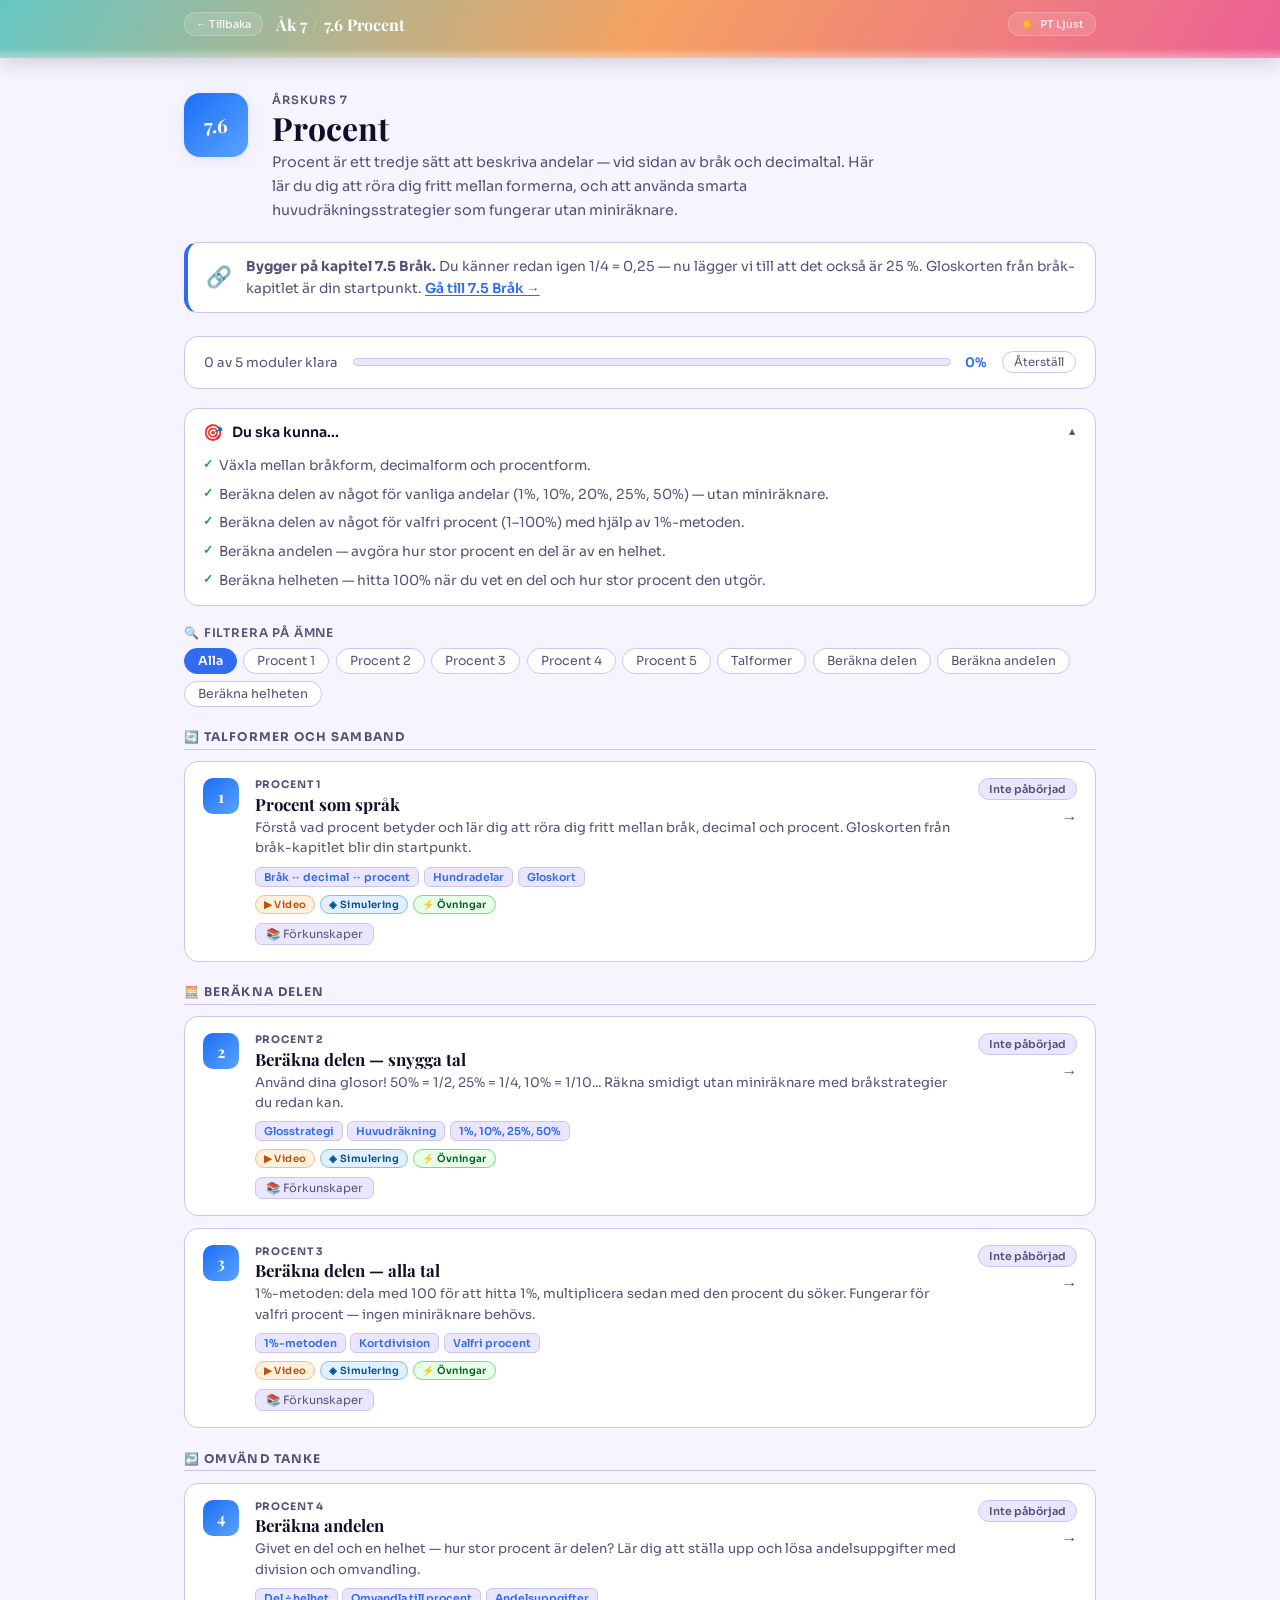
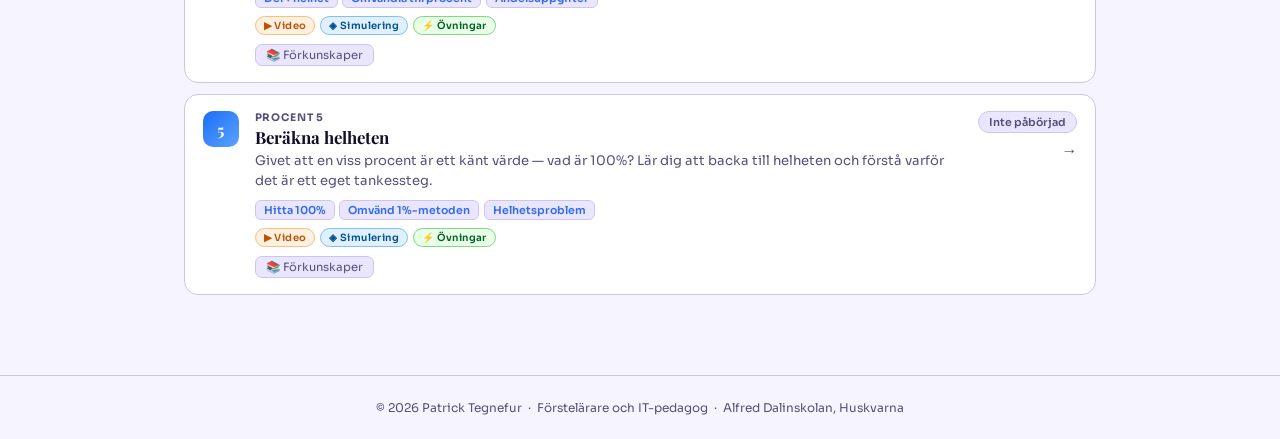
<file: ak7/7-6-procent/index.html>
<!DOCTYPE html>
<html lang="sv" data-theme="pt-light">
<head>
  <meta charset="UTF-8" />
  <meta name="viewport" content="width=device-width, initial-scale=1.0" />
  <title>7.6 Procent — PT Matematik</title>
  <link rel="preconnect" href="https://fonts.googleapis.com" />
  <link rel="preconnect" href="https://fonts.gstatic.com" crossorigin />
  <link href="https://fonts.googleapis.com/css2?family=Sora:wght@300;400;500;600;700&family=Playfair+Display:ital,wght@0,700;1,400&display=swap" rel="stylesheet" />
  <style>
/* ── GLOBALA TOKENS ─────────────────────────────────────────────── */
:root {
  --radius: 14px;
  --trans:  0.32s cubic-bezier(.4,0,.2,1);
  --font-d: 'Playfair Display', Georgia, serif;
  --font-b: 'Sora', sans-serif;
}

/* ── AD LJUST ───────────────────────────────────────────────────── */
[data-theme="ad-light"] {
  --bg:           #f2fbf8;
  --surface:      #ffffff;
  --surface2:     #e4f5ef;
  --border:       #b8ddd4;
  --text:         #0b1e18;
  --muted:        #527060;
  --hdr-bg:       linear-gradient(120deg, #00A19A 0%, #007870 100%);
  --hdr-text:     #ffffff;
  --stripe-fade:  rgba(255,255,255,0.30);
  --btn-active:   linear-gradient(90deg, #00A19A, #FBBC33);
  --accent:       #1a6ef5;
  --accent2:      #FBBC33;
  --hi:           #5ba3ff;
  --hi2:          #F4A261;
  --correct:      #18a348;
  --wrong:        #e02020;
  --shadow:       0 2px 12px rgba(0,161,154,.10);
  --shadow-hov:   0 8px 28px rgba(0,161,154,.22);
  --c7a: #1a6ef5; --c7b: #5ba3ff;
}

/* ── AD MÖRKT ───────────────────────────────────────────────────── */
[data-theme="ad-dark"] {
  --bg:           #0c1512;
  --surface:      #152018;
  --surface2:     #1c2c20;
  --border:       #283c2c;
  --text:         #e4f5ee;
  --muted:        #6a9878;
  --hdr-bg:       linear-gradient(120deg, #081a10 0%, #051208 100%);
  --hdr-text:     #e4f5ee;
  --stripe-fade:  rgba(255,255,255,0.12);
  --btn-active:   linear-gradient(90deg, #00A19A, #FBBC33);
  --accent:       #4ecb8a;
  --accent2:      #FBBC33;
  --hi:           #5dd68c;
  --hi2:          #F4A261;
  --correct:      #39C762;
  --wrong:        #F03048;
  --shadow:       0 2px 16px rgba(0,0,0,.40);
  --shadow-hov:   0 8px 32px rgba(0,0,0,.60);
  --c7a: #1a6ef5; --c7b: #5ba3ff;
}

/* ── PT LJUST ───────────────────────────────────────────────────── */
[data-theme="pt-light"] {
  --bg:           #f6f4ff;
  --surface:      #ffffff;
  --surface2:     #eae6ff;
  --border:       #ccc5f0;
  --text:         #100e28;
  --muted:        #585078;
  --hdr-bg:       linear-gradient(120deg, #66C7C2 0%, #F4A261 50%, #EC6095 100%);
  --hdr-text:     #ffffff;
  --stripe-fade:  rgba(255,255,255,0.35);
  --btn-active:   linear-gradient(90deg, #66C7C2, #EC6095);
  --accent:       #306BF0;
  --accent2:      #EC6095;
  --hi:           #5ba3ff;
  --hi2:          #F4A261;
  --correct:      #18a348;
  --wrong:        #e02020;
  --shadow:       0 2px 14px rgba(48,107,240,.12);
  --shadow-hov:   0 8px 30px rgba(48,107,240,.22);
  --c7a: #1a6ef5; --c7b: #5ba3ff;
}

/* ── PT MÖRKT ───────────────────────────────────────────────────── */
[data-theme="pt-dark"] {
  --bg:           #12101c;
  --surface:      #1c192c;
  --surface2:     #262238;
  --border:       #342e54;
  --text:         #eae8ff;
  --muted:        #8880b8;
  --hdr-bg:       linear-gradient(120deg, #66C7C2 0%, #F4A261 50%, #EC6095 100%);
  --hdr-text:     #ffffff;
  --stripe-fade:  rgba(255,255,255,0.15);
  --btn-active:   linear-gradient(90deg, #66C7C2, #EC6095);
  --accent:       #6a9aff;
  --accent2:      #EC6095;
  --hi:           #80aaff;
  --hi2:          #F4A261;
  --correct:      #39C762;
  --wrong:        #F03048;
  --shadow:       0 2px 16px rgba(48,107,240,.18);
  --shadow-hov:   0 8px 36px rgba(48,107,240,.35);
  --c7a: #1a6ef5; --c7b: #5ba3ff;
}

[data-theme="pt-dark"] .tag-btn.active,
[data-theme="pt-dark"] .mq-next { background: #EC6095 !important; border-color: transparent !important; color: #fff !important; }
[data-theme="pt-dark"] .progress-fill { background: linear-gradient(90deg, #66C7C2, #F4A261, #EC6095); }
[data-theme="ad-dark"] .tag-btn.active { background: linear-gradient(90deg, #00A19A, #FBBC33); border-color: transparent; color: #fff; }

/* ── RESET & BAS ────────────────────────────────────────────────── */
*, *::before, *::after { box-sizing: border-box; margin: 0; padding: 0; }
body {
  font-family: var(--font-b);
  background: var(--bg);
  color: var(--text);
  min-height: 100vh;
  transition: background var(--trans), color var(--trans);
}
a { text-decoration: none; color: inherit; }

/* ── HEADER ─────────────────────────────────────────────────────── */
.portal-header {
  background: var(--hdr-bg);
  color: var(--hdr-text);
  position: sticky;
  top: 0;
  z-index: 200;
  box-shadow: 0 2px 24px rgba(0,0,0,.20);
}
.portal-header::after {
  content: '';
  display: block;
  height: 10px;
  background: linear-gradient(to bottom, transparent, var(--stripe-fade));
  pointer-events: none;
}
.portal-header-inner {
  max-width: 960px;
  margin: 0 auto;
  padding: 0 1.5rem;
  display: flex;
  align-items: center;
  justify-content: space-between;
  gap: 1rem;
  height: 48px;
}
.portal-header-left {
  display: flex;
  align-items: center;
  gap: 0.8rem;
}
.portal-back {
  display: flex;
  align-items: center;
  gap: 0.35rem;
  background: rgba(255,255,255,0.12);
  border: 1px solid rgba(255,255,255,0.22);
  border-radius: 30px;
  padding: 4px 11px;
  cursor: pointer;
  color: rgba(255,255,255,0.9);
  font-size: 0.68rem;
  font-family: var(--font-b);
  font-weight: 500;
  text-decoration: none;
  transition: background 0.2s;
  white-space: nowrap;
}
.portal-back:hover { background: rgba(255,255,255,0.22); }
.portal-crumb {
  display: flex;
  align-items: center;
  gap: 0.35rem;
  font-family: var(--font-d);
  font-size: 1rem;
  font-weight: 700;
  color: var(--hdr-text);
}
.portal-crumb-sep { opacity: 0.4; font-weight: 300; }
.portal-theme-toggle {
  display: flex;
  align-items: center;
  gap: 0.4rem;
  background: rgba(255,255,255,0.12);
  border: 1px solid rgba(255,255,255,0.22);
  border-radius: 30px;
  padding: 4px 11px;
  cursor: pointer;
  color: rgba(255,255,255,0.9);
  font-size: 0.68rem;
  font-family: var(--font-b);
  font-weight: 500;
  transition: background 0.2s;
  white-space: nowrap;
}
.portal-theme-toggle:hover { background: rgba(255,255,255,0.22); }

/* ── HERO ───────────────────────────────────────────────────────── */
.chapter-hero {
  max-width: 960px;
  margin: 2.2rem auto 0;
  padding: 0 1.5rem;
  display: flex;
  align-items: flex-start;
  gap: 1.5rem;
}
.chapter-badge {
  flex-shrink: 0;
  width: 64px;
  height: 64px;
  border-radius: 16px;
  background: linear-gradient(135deg, var(--c7a), var(--c7b));
  color: #fff;
  font-family: var(--font-d);
  font-size: 1.2rem;
  font-weight: 700;
  display: flex;
  align-items: center;
  justify-content: center;
  box-shadow: var(--shadow);
}
.chapter-label {
  font-size: 0.72rem;
  font-weight: 600;
  color: var(--muted);
  text-transform: uppercase;
  letter-spacing: 0.09em;
  margin-bottom: 0.15rem;
}
.chapter-title {
  font-family: var(--font-d);
  font-size: 2rem;
  font-weight: 700;
  color: var(--text);
  line-height: 1.1;
  margin-bottom: 0.4rem;
}
.chapter-desc {
  font-size: 0.9rem;
  color: var(--muted);
  line-height: 1.65;
  max-width: 620px;
}

/* ── KOPPLING TILL BRÅK (info-banner) ──────────────────────────── */
.brak-link-banner {
  max-width: 960px;
  margin: 1.2rem auto 0;
  padding: 0 1.5rem;
}
.brak-link-inner {
  background: var(--surface);
  border: 1px solid var(--border);
  border-left: 4px solid var(--accent);
  border-radius: var(--radius);
  padding: 0.85rem 1.1rem;
  display: flex;
  align-items: center;
  gap: 0.9rem;
  font-size: 0.86rem;
  color: var(--muted);
  line-height: 1.55;
}
.brak-link-icon { font-size: 1.3rem; flex-shrink: 0; }
.brak-link-inner a {
  color: var(--accent);
  font-weight: 600;
  text-decoration: underline;
  text-underline-offset: 2px;
}
.brak-link-inner a:hover { opacity: 0.8; }

/* ── PROGRESS ───────────────────────────────────────────────────── */
.progress-section {
  max-width: 960px;
  margin: 1.4rem auto 0;
  padding: 0 1.5rem;
}
.progress-inner {
  background: var(--surface);
  border: 1px solid var(--border);
  border-radius: var(--radius);
  padding: 0.9rem 1.2rem;
  display: flex;
  align-items: center;
  gap: 0.9rem;
  flex-wrap: wrap;
}
.progress-text { font-size: 0.82rem; color: var(--muted); white-space: nowrap; }
.progress-track {
  flex: 1;
  min-width: 120px;
  height: 8px;
  background: var(--surface2);
  border-radius: 4px;
  overflow: hidden;
  border: 1px solid var(--border);
}
.progress-fill {
  height: 100%;
  background: linear-gradient(90deg, var(--c7a), var(--c7b));
  border-radius: 4px;
  transition: width 0.5s ease;
}
.progress-pct { font-size: 0.82rem; color: var(--accent); font-weight: 600; white-space: nowrap; }
.reset-btn {
  background: none;
  border: 1px solid var(--border);
  border-radius: 20px;
  padding: 3px 11px;
  font-size: 0.72rem;
  color: var(--muted);
  cursor: pointer;
  font-family: var(--font-b);
  transition: all 0.15s;
}
.reset-btn:hover { border-color: var(--wrong); color: var(--wrong); }

/* ── KUNSKAPSMÅL ────────────────────────────────────────────────── */
.goals-section {
  max-width: 960px;
  margin: 1.2rem auto 0;
  padding: 0 1.5rem;
}
.goals-card {
  background: var(--surface);
  border: 1px solid var(--border);
  border-radius: var(--radius);
  overflow: hidden;
}
.goals-header {
  display: flex;
  align-items: center;
  justify-content: space-between;
  padding: 0.8rem 1.1rem;
  cursor: pointer;
  user-select: none;
  transition: background 0.15s;
}
.goals-header:hover { background: var(--surface2); }
.goals-header-left {
  display: flex;
  align-items: center;
  gap: 0.6rem;
}
.goals-icon  { font-size: 1rem; }
.goals-title { font-size: 0.88rem; font-weight: 600; color: var(--text); }
.goals-chevron { font-size: 0.65rem; color: var(--muted); transition: transform 0.25s; }
.goals-header.open .goals-chevron { transform: rotate(180deg); }
.goals-body {
  max-height: 0;
  overflow: hidden;
  transition: max-height 0.35s ease;
}
.goals-body.open { /* controlled by JS */ }
.goals-list {
  list-style: none;
  padding: 0 1.1rem 0.9rem 1.1rem;
  display: flex;
  flex-direction: column;
  gap: 0.45rem;
}
.goals-list li {
  font-size: 0.86rem;
  color: var(--muted);
  padding-left: 1.2em;
  position: relative;
  line-height: 1.55;
}
.goals-list li::before {
  content: '✓';
  position: absolute;
  left: 0;
  color: var(--correct);
  font-weight: 700;
  font-size: 0.75rem;
}

/* ── TAGGFILTER ─────────────────────────────────────────────────── */
.filter-section {
  max-width: 960px;
  margin: 1.2rem auto 0;
  padding: 0 1.5rem;
}
.filter-label {
  font-size: 0.75rem;
  font-weight: 600;
  color: var(--muted);
  text-transform: uppercase;
  letter-spacing: 0.07em;
  margin-bottom: 0.5rem;
}
.filter-tags {
  display: flex;
  flex-wrap: wrap;
  gap: 0.4rem;
}
.tag-btn {
  background: var(--surface);
  border: 1px solid var(--border);
  border-radius: 20px;
  padding: 4px 13px;
  font-size: 0.78rem;
  font-family: var(--font-b);
  color: var(--muted);
  cursor: pointer;
  transition: all 0.15s;
}
.tag-btn:hover { border-color: var(--accent); color: var(--text); }
.tag-btn.active {
  background: var(--accent);
  border-color: var(--accent);
  color: #fff;
  font-weight: 600;
}

/* ── KLUSTER & MODULKORT ────────────────────────────────────────── */
.clusters {
  max-width: 960px;
  margin: 1.4rem auto 0;
  padding: 0 1.5rem 3rem;
  display: flex;
  flex-direction: column;
  gap: 1.4rem;
}
.cluster {
  display: flex;
  flex-direction: column;
  gap: 0.7rem;
}
.cluster.all-hidden { display: none; }
.cluster-label {
  font-size: 0.75rem;
  font-weight: 700;
  color: var(--muted);
  text-transform: uppercase;
  letter-spacing: 0.09em;
  padding-bottom: 0.3rem;
  border-bottom: 1px solid var(--border);
}

.module-card {
  background: var(--surface);
  border: 1px solid var(--border);
  border-radius: var(--radius);
  padding: 1rem 1.1rem;
  display: flex;
  align-items: flex-start;
  gap: 1rem;
  cursor: pointer;
  transition: box-shadow var(--trans), border-color var(--trans), transform 0.15s;
  position: relative;
  overflow: hidden;
}
.module-card:hover {
  box-shadow: var(--shadow-hov);
  border-color: var(--accent);
  transform: translateY(-1px);
}
.module-card.hidden { display: none; }
.module-card.done {
  border-color: var(--correct);
  background: linear-gradient(135deg, var(--surface), rgba(24,163,72,0.04));
}
.module-card.in-progress-card {
  border-color: var(--hi2);
  background: linear-gradient(135deg, var(--surface), rgba(244,162,97,0.04));
}

.mod-num {
  flex-shrink: 0;
  width: 36px;
  height: 36px;
  border-radius: 10px;
  background: linear-gradient(135deg, var(--c7a), var(--c7b));
  color: #fff;
  font-family: var(--font-d);
  font-size: 1rem;
  font-weight: 700;
  display: flex;
  align-items: center;
  justify-content: center;
}
.module-card.done .mod-num { background: linear-gradient(135deg, var(--correct), #5dd68c); }

.mod-label {
  font-size: 0.65rem;
  font-weight: 700;
  color: var(--muted);
  text-transform: uppercase;
  letter-spacing: 0.08em;
  margin-bottom: 0.1rem;
}
.mod-title {
  font-family: var(--font-d);
  font-size: 1.05rem;
  font-weight: 700;
  color: var(--text);
  margin-bottom: 0.2rem;
}
.mod-desc {
  font-size: 0.82rem;
  color: var(--muted);
  line-height: 1.55;
  margin-bottom: 0.5rem;
}
.mod-topics {
  display: flex;
  flex-wrap: wrap;
  gap: 0.3rem;
  margin-bottom: 0.5rem;
}
.mod-topic {
  font-size: 0.68rem;
  font-weight: 600;
  color: var(--accent);
  background: var(--surface2);
  border: 1px solid var(--border);
  border-radius: 6px;
  padding: 2px 8px;
}
.mod-pills {
  display: flex;
  flex-wrap: wrap;
  gap: 0.3rem;
  margin-bottom: 0.5rem;
}
.pill { font-size: 0.62rem; font-weight: 600; letter-spacing: 0.04em; padding: 2px 8px; border-radius: 10px; border: 1px solid transparent; }
.pill-video  { background: #fff0e0; color: #c05000; border-color: #f5c080; }
.pill-sim    { background: #e0f0ff; color: #005090; border-color: #80c0f5; }
.pill-drill  { background: #e8ffe8; color: #006020; border-color: #80d880; }
[data-theme="ad-dark"] .pill-video,
[data-theme="pt-dark"] .pill-video { background: #3a1800; color: #ffb060; border-color: #804000; }
[data-theme="ad-dark"] .pill-sim,
[data-theme="pt-dark"] .pill-sim   { background: #001830; color: #80c8ff; border-color: #004080; }
[data-theme="ad-dark"] .pill-drill,
[data-theme="pt-dark"] .pill-drill { background: #001a00; color: #60e060; border-color: #004800; }

.prereq-btn {
  background: var(--surface2);
  border: 1px solid var(--border);
  border-radius: 7px;
  padding: 3px 10px;
  font-size: 0.72rem;
  font-family: var(--font-b);
  color: var(--muted);
  cursor: pointer;
  transition: all 0.15s;
  display: inline-block;
}
.prereq-btn:hover { border-color: var(--accent); color: var(--text); }

.mod-right {
  margin-left: auto;
  display: flex;
  flex-direction: column;
  align-items: flex-end;
  gap: 0.4rem;
  flex-shrink: 0;
}
.mod-status {
  font-size: 0.68rem;
  font-weight: 600;
  border-radius: 12px;
  padding: 3px 10px;
  white-space: nowrap;
}
.mod-status.not-started { background: var(--surface2); color: var(--muted); border: 1px solid var(--border); }
.mod-status.in-progress { background: rgba(244,162,97,0.14); color: #b06000; border: 1px solid rgba(244,162,97,0.4); }
.mod-status.done        { background: rgba(24,163,72,0.12); color: var(--correct); border: 1px solid rgba(24,163,72,0.3); }
[data-theme="pt-dark"] .mod-status.in-progress,
[data-theme="ad-dark"] .mod-status.in-progress { color: var(--hi2); }
.mod-arrow { font-size: 1rem; color: var(--muted); }

.no-results {
  max-width: 960px;
  margin: 1rem auto;
  padding: 0 1.5rem;
  font-size: 0.88rem;
  color: var(--muted);
  display: none;
}
.no-results.visible { display: block; }

/* ── PREREQ MODAL ───────────────────────────────────────────────── */
.modal-overlay {
  position: fixed;
  inset: 0;
  background: rgba(0,0,0,0.5);
  z-index: 500;
  display: flex;
  align-items: center;
  justify-content: center;
  padding: 1rem;
  opacity: 0;
  pointer-events: none;
  transition: opacity 0.25s;
}
.modal-overlay.open { opacity: 1; pointer-events: all; }
.modal {
  background: var(--surface);
  border: 1px solid var(--border);
  border-radius: 18px;
  padding: 1.5rem;
  max-width: 480px;
  width: 100%;
  max-height: 88vh;
  overflow-y: auto;
  box-shadow: 0 16px 60px rgba(0,0,0,0.30);
  transform: translateY(12px);
  transition: transform 0.25s;
}
.modal-overlay.open .modal { transform: translateY(0); }
.modal-close {
  float: right;
  background: var(--surface2);
  border: 1px solid var(--border);
  border-radius: 20px;
  padding: 3px 11px;
  font-size: 0.72rem;
  color: var(--muted);
  cursor: pointer;
  font-family: var(--font-b);
  transition: all 0.15s;
  margin-bottom: 0.5rem;
}
.modal-close:hover { border-color: var(--wrong); color: var(--wrong); }
.modal-title {
  font-family: var(--font-d);
  font-size: 1.15rem;
  font-weight: 700;
  color: var(--text);
  margin-bottom: 0.15rem;
  clear: both;
}
.modal-sub { font-size: 0.78rem; color: var(--muted); margin-bottom: 1rem; }
.prereq-section { margin-bottom: 1rem; }
.prereq-section-title {
  font-size: 0.72rem;
  font-weight: 700;
  color: var(--muted);
  text-transform: uppercase;
  letter-spacing: 0.08em;
  margin-bottom: 0.5rem;
}
.skill-list { display: flex; flex-direction: column; gap: 0.45rem; }
.skill-item {
  display: flex;
  align-items: flex-start;
  gap: 0.6rem;
  font-size: 0.84rem;
  color: var(--muted);
  line-height: 1.5;
}
.skill-icon { font-size: 1rem; flex-shrink: 0; margin-top: 0.05rem; }
.skill-text strong { color: var(--text); }

.prev-module-link {
  display: flex;
  align-items: center;
  gap: 0.7rem;
  background: var(--surface2);
  border: 1px solid var(--border);
  border-radius: 10px;
  padding: 0.6rem 0.9rem;
  cursor: pointer;
  transition: border-color 0.15s;
}
.prev-module-link:hover { border-color: var(--accent); }
.pml-num {
  width: 28px; height: 28px;
  border-radius: 8px;
  background: linear-gradient(135deg, var(--c7a), var(--c7b));
  color: #fff;
  font-family: var(--font-d);
  font-size: 0.85rem;
  font-weight: 700;
  display: flex;
  align-items: center;
  justify-content: center;
  flex-shrink: 0;
}
.pml-title { font-size: 0.84rem; font-weight: 600; color: var(--text); }
.pml-desc  { font-size: 0.75rem; color: var(--muted); }
.pml-arrow { margin-left: auto; color: var(--muted); font-size: 0.9rem; }

/* Förkunskaps-quiz */
.mq-pips, .mq-progress {
  display: flex;
  gap: 3px;
  margin-bottom: 0.6rem;
}
.mq-pip {
  width: 8px; height: 8px;
  border-radius: 50%;
  background: var(--surface2);
  border: 1px solid var(--border);
  transition: all 0.2s;
}
.mq-pip.ok  { background: var(--correct); border-color: var(--correct); }
.mq-pip.err { background: var(--wrong);   border-color: var(--wrong); }
.mq-pip.cur { background: var(--accent);  border-color: var(--accent); transform: scale(1.2); }
.mq-question { font-size: 0.9rem; color: var(--text); font-weight: 600; margin-bottom: 0.55rem; line-height: 1.45; }
.mq-opts { display: flex; flex-direction: column; gap: 0.35rem; }
.mq-opt {
  background: var(--surface2);
  border: 1.5px solid var(--border);
  border-radius: 8px;
  padding: 0.38rem 0.85rem;
  cursor: pointer;
  font-family: var(--font-b);
  font-size: 0.87rem;
  color: var(--muted);
  text-align: left;
  transition: all 0.15s;
}
.mq-opt:hover { border-color: var(--accent); color: var(--text); }
.mq-opt.mq-ok     { border-color: var(--correct); background: rgba(24,163,72,0.10); color: var(--correct); }
.mq-opt.mq-err    { border-color: var(--wrong);   background: rgba(224,32,32,0.10); color: var(--wrong); }
.mq-opt.mq-reveal { border-color: var(--correct); color: var(--correct); }
.mq-fb {
  font-size: 0.82rem;
  color: var(--muted);
  margin-top: 0.4rem;
  min-height: 1.2em;
  border-radius: 6px;
  padding: 0.3rem 0.5rem;
}
.mq-fb.mq-fb-ok  { color: var(--correct); }
.mq-fb.mq-fb-err { color: var(--wrong); }
.mq-next {
  background: var(--accent);
  border: none;
  color: #fff;
  border-radius: 7px;
  padding: 0.38rem 0.9rem;
  cursor: pointer;
  font-family: var(--font-b);
  font-size: 0.82rem;
  font-weight: 500;
  margin-top: 0.5rem;
  display: none;
  transition: opacity 0.15s;
}
.mq-next.show { display: inline-block; }
.mq-next:hover { opacity: 0.85; }

/* ── FOOTER ─────────────────────────────────────────────────────── */
footer {
  text-align: center;
  padding: 1.5rem;
  font-size: 0.75rem;
  color: var(--muted);
  border-top: 1px solid var(--border);
  margin-top: 2rem;
}

/* ── RESPONSIV ──────────────────────────────────────────────────── */
@media (max-width: 600px) {
  .portal-header-inner { padding: 0 1rem; height: 52px; }
  .portal-crumb        { font-size: 0.85rem; }
  .chapter-hero        { flex-direction: column; gap: 0.8rem; margin-top: 1.5rem; }
  .chapter-title       { font-size: 1.5rem; }
  .clusters            { padding: 0 1rem 2rem; }
  .goals-section,
  .filter-section,
  .progress-section,
  .brak-link-banner    { padding: 0 1rem; }
  .mod-right           { display: none; }
}
  </style>
</head>
<body>

  <!-- HEADER -->
  <header class="portal-header">
    <div class="portal-header-inner">
      <div class="portal-header-left">
        <a class="portal-back" href="../../index.html">← Tillbaka</a>
        <div class="portal-crumb">
          <span>Åk 7</span>
          <span class="portal-crumb-sep">/</span>
          <span>7.6 Procent</span>
        </div>
      </div>
      <button class="portal-theme-toggle" onclick="cycleTheme()">
        <span id="themeIcon">☀️</span>
        <span id="themeLabel">PT Ljust</span>
      </button>
    </div>
  </header>

  <!-- HERO -->
  <div class="chapter-hero">
    <div class="chapter-badge">7.6</div>
    <div class="chapter-intro">
      <p class="chapter-label">Årskurs 7</p>
      <h1 class="chapter-title">Procent</h1>
      <p class="chapter-desc">
        Procent är ett tredje sätt att beskriva andelar — vid sidan av bråk och decimaltal.
        Här lär du dig att röra dig fritt mellan formerna, och att använda smarta
        huvudräkningsstrategier som fungerar utan miniräknare.
      </p>
    </div>
  </div>

  <!-- KOPPLING TILL BRÅK -->
  <div class="brak-link-banner">
    <div class="brak-link-inner">
      <span class="brak-link-icon">🔗</span>
      <span>
        <strong>Bygger på kapitel 7.5 Bråk.</strong>
        Du känner redan igen 1/4&nbsp;=&nbsp;0,25 — nu lägger vi till att det också är 25&nbsp;%.
        Gloskorten från bråk-kapitlet är din startpunkt.
        <a href="../7-5-brak/index.html">Gå till 7.5 Bråk →</a>
      </span>
    </div>
  </div>

  <!-- PROGRESS -->
  <div class="progress-section">
    <div class="progress-inner">
      <span class="progress-text" id="progressText">0 av 5 moduler klara</span>
      <div class="progress-track">
        <div class="progress-fill" id="progressFill" style="width:0%"></div>
      </div>
      <span class="progress-pct" id="progressPct">0%</span>
      <button class="reset-btn" onclick="resetProgress()">Återställ</button>
    </div>
  </div>

  <!-- KUNSKAPSMÅL -->
  <div class="goals-section">
    <div class="goals-card">
      <div class="goals-header" onclick="toggleGoals(this)">
        <div class="goals-header-left">
          <span class="goals-icon">🎯</span>
          <span class="goals-title">Du ska kunna...</span>
        </div>
        <span class="goals-chevron">▼</span>
      </div>
      <div class="goals-body">
        <ul class="goals-list">
          <li>Växla mellan bråkform, decimalform och procentform.</li>
          <li>Beräkna delen av något för vanliga andelar (1%, 10%, 20%, 25%, 50%) — utan miniräknare.</li>
          <li>Beräkna delen av något för valfri procent (1–100%) med hjälp av 1%-metoden.</li>
          <li>Beräkna andelen — avgöra hur stor procent en del är av en helhet.</li>
          <li>Beräkna helheten — hitta 100% när du vet en del och hur stor procent den utgör.</li>
        </ul>
      </div>
    </div>
  </div>

  <!-- TAGGFILTER -->
  <div class="filter-section">
    <p class="filter-label">🔍 Filtrera på ämne</p>
    <div class="filter-tags">
      <button class="tag-btn active" data-tag="alla"        onclick="filterTag('alla')">Alla</button>
      <button class="tag-btn"        data-tag="p1"          onclick="filterTag('p1')">Procent 1</button>
      <button class="tag-btn"        data-tag="p2"          onclick="filterTag('p2')">Procent 2</button>
      <button class="tag-btn"        data-tag="p3"          onclick="filterTag('p3')">Procent 3</button>
      <button class="tag-btn"        data-tag="p4"          onclick="filterTag('p4')">Procent 4</button>
      <button class="tag-btn"        data-tag="p5"          onclick="filterTag('p5')">Procent 5</button>
      <button class="tag-btn"        data-tag="former"      onclick="filterTag('former')">Talformer</button>
      <button class="tag-btn"        data-tag="delen"       onclick="filterTag('delen')">Beräkna delen</button>
      <button class="tag-btn"        data-tag="andelen"     onclick="filterTag('andelen')">Beräkna andelen</button>
      <button class="tag-btn"        data-tag="helheten"    onclick="filterTag('helheten')">Beräkna helheten</button>
    </div>
  </div>

  <!-- KLUSTER -->
  <div class="clusters" id="clusters">

    <!-- KLUSTER 1: Talformer -->
    <div class="cluster" data-tags="former p1">
      <div class="cluster-label">🔄 Talformer och samband</div>

      <div class="module-card" id="card-1" data-tags="former p1" onclick="openModule(1)">
        <div class="mod-num" id="num-1">1</div>
        <div>
          <div class="mod-label">Procent 1</div>
          <div class="mod-title">Procent som språk</div>
          <div class="mod-desc">Förstå vad procent betyder och lär dig att röra dig fritt mellan bråk, decimal och procent. Gloskorten från bråk-kapitlet blir din startpunkt.</div>
          <div class="mod-topics">
            <span class="mod-topic">Bråk ↔ decimal ↔ procent</span>
            <span class="mod-topic">Hundradelar</span>
            <span class="mod-topic">Gloskort</span>
          </div>
          <div class="mod-pills">
            <span class="pill pill-video">▶ Video</span>
            <span class="pill pill-sim">◈ Simulering</span>
            <span class="pill pill-drill">⚡ Övningar</span>
          </div>
          <button class="prereq-btn" onclick="event.stopPropagation();openPrereq(1)">📚 Förkunskaper</button>
        </div>
        <div class="mod-right">
          <span class="mod-status not-started" id="status-1">Inte påbörjad</span>
          <span class="mod-arrow">→</span>
        </div>
      </div>
    </div>

    <!-- KLUSTER 2: Beräkna delen -->
    <div class="cluster" data-tags="delen p2 p3">
      <div class="cluster-label">🧮 Beräkna delen</div>

      <div class="module-card" id="card-2" data-tags="delen p2" onclick="openModule(2)">
        <div class="mod-num" id="num-2">2</div>
        <div>
          <div class="mod-label">Procent 2</div>
          <div class="mod-title">Beräkna delen — snygga tal</div>
          <div class="mod-desc">Använd dina glosor! 50% = 1/2, 25% = 1/4, 10% = 1/10... Räkna smidigt utan miniräknare med bråkstrategier du redan kan.</div>
          <div class="mod-topics">
            <span class="mod-topic">Glosstrategi</span>
            <span class="mod-topic">Huvudräkning</span>
            <span class="mod-topic">1%, 10%, 25%, 50%</span>
          </div>
          <div class="mod-pills">
            <span class="pill pill-video">▶ Video</span>
            <span class="pill pill-sim">◈ Simulering</span>
            <span class="pill pill-drill">⚡ Övningar</span>
          </div>
          <button class="prereq-btn" onclick="event.stopPropagation();openPrereq(2)">📚 Förkunskaper</button>
        </div>
        <div class="mod-right">
          <span class="mod-status not-started" id="status-2">Inte påbörjad</span>
          <span class="mod-arrow">→</span>
        </div>
      </div>

      <div class="module-card" id="card-3" data-tags="delen p3" onclick="openModule(3)">
        <div class="mod-num" id="num-3">3</div>
        <div>
          <div class="mod-label">Procent 3</div>
          <div class="mod-title">Beräkna delen — alla tal</div>
          <div class="mod-desc">1%-metoden: dela med 100 för att hitta 1%, multiplicera sedan med den procent du söker. Fungerar för valfri procent — ingen miniräknare behövs.</div>
          <div class="mod-topics">
            <span class="mod-topic">1%-metoden</span>
            <span class="mod-topic">Kortdivision</span>
            <span class="mod-topic">Valfri procent</span>
          </div>
          <div class="mod-pills">
            <span class="pill pill-video">▶ Video</span>
            <span class="pill pill-sim">◈ Simulering</span>
            <span class="pill pill-drill">⚡ Övningar</span>
          </div>
          <button class="prereq-btn" onclick="event.stopPropagation();openPrereq(3)">📚 Förkunskaper</button>
        </div>
        <div class="mod-right">
          <span class="mod-status not-started" id="status-3">Inte påbörjad</span>
          <span class="mod-arrow">→</span>
        </div>
      </div>
    </div>

    <!-- KLUSTER 3: Omvänd rörelse -->
    <div class="cluster" data-tags="andelen helheten p4 p5">
      <div class="cluster-label">↩️ Omvänd tanke</div>

      <div class="module-card" id="card-4" data-tags="andelen p4" onclick="openModule(4)">
        <div class="mod-num" id="num-4">4</div>
        <div>
          <div class="mod-label">Procent 4</div>
          <div class="mod-title">Beräkna andelen</div>
          <div class="mod-desc">Givet en del och en helhet — hur stor procent är delen? Lär dig att ställa upp och lösa andelsuppgifter med division och omvandling.</div>
          <div class="mod-topics">
            <span class="mod-topic">Del ÷ helhet</span>
            <span class="mod-topic">Omvandla till procent</span>
            <span class="mod-topic">Andelsuppgifter</span>
          </div>
          <div class="mod-pills">
            <span class="pill pill-video">▶ Video</span>
            <span class="pill pill-sim">◈ Simulering</span>
            <span class="pill pill-drill">⚡ Övningar</span>
          </div>
          <button class="prereq-btn" onclick="event.stopPropagation();openPrereq(4)">📚 Förkunskaper</button>
        </div>
        <div class="mod-right">
          <span class="mod-status not-started" id="status-4">Inte påbörjad</span>
          <span class="mod-arrow">→</span>
        </div>
      </div>

      <div class="module-card" id="card-5" data-tags="helheten p5" onclick="openModule(5)">
        <div class="mod-num" id="num-5">5</div>
        <div>
          <div class="mod-label">Procent 5</div>
          <div class="mod-title">Beräkna helheten</div>
          <div class="mod-desc">Givet att en viss procent är ett känt värde — vad är 100%? Lär dig att backa till helheten och förstå varför det är ett eget tankessteg.</div>
          <div class="mod-topics">
            <span class="mod-topic">Hitta 100%</span>
            <span class="mod-topic">Omvänd 1%-metoden</span>
            <span class="mod-topic">Helhetsproblem</span>
          </div>
          <div class="mod-pills">
            <span class="pill pill-video">▶ Video</span>
            <span class="pill pill-sim">◈ Simulering</span>
            <span class="pill pill-drill">⚡ Övningar</span>
          </div>
          <button class="prereq-btn" onclick="event.stopPropagation();openPrereq(5)">📚 Förkunskaper</button>
        </div>
        <div class="mod-right">
          <span class="mod-status not-started" id="status-5">Inte påbörjad</span>
          <span class="mod-arrow">→</span>
        </div>
      </div>
    </div>

  </div>

  <p class="no-results" id="noResults">Inga moduler matchar den valda taggen.</p>

  <!-- PREREQ MODAL -->
  <div class="modal-overlay" id="prereqOverlay" onclick="closePrereqOutside(event)">
    <div class="modal">
      <button class="modal-close" onclick="closePrereq()">✕ Stäng</button>
      <div class="modal-title" id="prereqTitle"></div>
      <div class="modal-sub" id="prereqSub"></div>
      <div class="prereq-section">
        <div class="prereq-section-title">Färdigheter du bör ha med dig</div>
        <div class="skill-list" id="prereqSkills"></div>
      </div>
      <div class="prereq-section">
        <div class="prereq-section-title">Snabbkoll — kan du det här?</div>
        <div class="mq-progress" id="mqPips"></div>
        <div id="mqWrap"></div>
      </div>
      <div class="prereq-section" id="prevModSection"></div>
    </div>
  </div>

  <!-- FOOTER -->
  <footer>
    <p>© <span id="yr"></span> Patrick Tegnefur &nbsp;·&nbsp; Förstelärare och IT-pedagog &nbsp;·&nbsp; Alfred Dalinskolan, Huskvarna</p>
  </footer>

  <script>
    document.getElementById('yr').textContent = new Date().getFullYear();

    // ── Tema ───────────────────────────────────────────────────────
    const THEMES = [
      { id:'pt-light', label:'PT Ljust',  icon:'☀️' },
      { id:'pt-dark',  label:'PT Mörkt',  icon:'🌙' },
      { id:'ad-light', label:'AD Ljust',  icon:'🌿' },
      { id:'ad-dark',  label:'AD Mörkt',  icon:'🌑' },
    ];
    let currentIdx = 0;
    function applyTheme(idx) {
      const t = THEMES[idx];
      document.documentElement.setAttribute('data-theme', t.id);
      document.getElementById('themeLabel').textContent = t.label;
      document.getElementById('themeIcon').textContent  = t.icon;
      localStorage.setItem('math-portal-theme', t.id);
    }
    function cycleTheme() { currentIdx = (currentIdx + 1) % THEMES.length; applyTheme(currentIdx); }
    const saved = localStorage.getItem('math-portal-theme');
    if (saved && THEMES.some(t => t.id === saved)) currentIdx = THEMES.findIndex(t => t.id === saved);
    applyTheme(currentIdx);

    // ── Kunskapsmål ────────────────────────────────────────────────
    function toggleGoals(header) {
      const body = header.nextElementSibling;
      const open = header.classList.toggle('open');
      body.classList.toggle('open', open);
      body.style.maxHeight = open ? body.scrollHeight + 'px' : '0';
    }
    toggleGoals(document.querySelector('.goals-header'));

    // ── Taggfilter ─────────────────────────────────────────────────
    function filterTag(tag) {
      document.querySelectorAll('.tag-btn').forEach(btn =>
        btn.classList.toggle('active', btn.dataset.tag === tag));
      document.querySelectorAll('.module-card').forEach(card => {
        const tags = (card.dataset.tags || '').split(' ');
        card.classList.toggle('hidden', tag !== 'alla' && !tags.includes(tag));
      });
      document.querySelectorAll('.cluster').forEach(cluster => {
        const visible = cluster.querySelectorAll('.module-card:not(.hidden)').length;
        cluster.classList.toggle('all-hidden', visible === 0);
      });
      const any = document.querySelectorAll('.module-card:not(.hidden)').length > 0;
      document.getElementById('noResults').classList.toggle('visible', !any);
    }

    // ── Progress ───────────────────────────────────────────────────
    const TOTAL = 5;
    const MODULE_FILES = {
      1:'procent1.html', 2:'procent2.html', 3:'procent3.html',
      4:'procent4.html', 5:'procent5.html'
    };
    const STATUS_LABELS = {
      'not-started':'Inte påbörjad', 'in-progress':'Påbörjad', 'done':'Klar ✓'
    };
    function loadProgress() {
      try { return JSON.parse(localStorage.getItem('procent-progress') || '{}'); } catch(e) { return {}; }
    }
    function saveProgress(p) { localStorage.setItem('procent-progress', JSON.stringify(p)); }

    function renderProgress() {
      const p = loadProgress(); let done = 0;
      for (let i = 1; i <= TOTAL; i++) {
        const st = p[i] || 'not-started';
        const card = document.getElementById('card-' + i);
        const statusEl = document.getElementById('status-' + i);
        const numEl = document.getElementById('num-' + i);
        if (!card) continue;
        if (statusEl) { statusEl.textContent = STATUS_LABELS[st]; statusEl.className = 'mod-status ' + st; }
        card.classList.remove('done', 'in-progress-card');
        if (st === 'done')        { card.classList.add('done'); if (numEl) numEl.textContent = '✓'; done++; }
        else if (st === 'in-progress') { card.classList.add('in-progress-card'); if (numEl) numEl.textContent = i; }
        else { if (numEl) numEl.textContent = i; }
      }
      const pct = Math.round(done / TOTAL * 100);
      document.getElementById('progressFill').style.width = pct + '%';
      document.getElementById('progressText').textContent = `${done} av ${TOTAL} moduler klara`;
      document.getElementById('progressPct').textContent = pct + '%';
    }

    function openModule(n) {
      const p = loadProgress();
      if (!p[n] || p[n] === 'not-started') p[n] = 'in-progress';
      saveProgress(p);
      window.location.href = MODULE_FILES[n];
    }

    function resetProgress() {
      if (confirm('Återställ allt framsteg för Procent?')) {
        localStorage.removeItem('procent-progress');
        renderProgress();
      }
    }

    renderProgress();

    // ── Prereq-modal ───────────────────────────────────────────────
    const PREREQ = {
      1: {
        title: 'Procent 1 — Procent som språk',
        sub: 'Förkunskaper inför modulen',
        prev: null,
        brakRef: { title: 'Bråk 5 — Bråkform och decimalform', desc: 'Stambråk, gloskort och omvandling bråk ↔ decimal.', href: '../7-5-brak/brak5.html' },
        skills: [
          { icon:'🃏', text:'<strong>Bråk-gloskort</strong> — du känner igen 1/2, 1/4, 1/5, 1/10 och deras decimalform.' },
          { icon:'🔢', text:'<strong>Hundradelar</strong> — du vet att 0,48 betyder 48 hundradelar.' },
          { icon:'➗', text:'<strong>Division med 100</strong> — du kan dela hela tal med 100.' },
        ],
        quiz: [
          { q:'Vad är 1/4 i decimalform?', opts:['0,14','0,25','0,4','0,50'], ok:1, fb:'1/4 = 0,25 — ett av de viktigaste bråk-glosorna.' },
          { q:'Hur många hundradelar är 0,07?', opts:['7','0,7','70','700'], ok:0, fb:'0,07 = 7 hundradelar = 7/100.' },
          { q:'Vad är 300 ÷ 100?', opts:['30','3','0,3','300'], ok:1, fb:'300 ÷ 100 = 3. Division med 100 är grunden i procenträkning.' },
        ],
      },
      2: {
        title: 'Procent 2 — Beräkna delen (snygga tal)',
        sub: 'Förkunskaper inför modulen',
        prev: { n:1, title:'Procent 1 — Procent som språk', desc:'Bråk, decimal och procent — tre sätt att skriva samma andel.' },
        skills: [
          { icon:'🔄', text:'<strong>Talformer</strong> — du vet att 25% = 1/4 och 50% = 1/2.' },
          { icon:'➗', text:'<strong>Division</strong> — du kan dela ett tal med 2, 4 och 10 i huvudet.' },
          { icon:'🧮', text:'<strong>Bråkräkning</strong> — du kan beräkna en del genom att dela med nämnaren.' },
        ],
        quiz: [
          { q:'Vad är 50% av 200 kr?', opts:['20 kr','100 kr','50 kr','150 kr'], ok:1, fb:'50% = 1/2. Hälften av 200 kr = 100 kr.' },
          { q:'Vilket bråk motsvarar 10%?', opts:['1/4','1/5','1/10','1/100'], ok:2, fb:'10% = 10/100 = 1/10.' },
          { q:'Vad är 1/4 av 80?', opts:['4','20','40','16'], ok:1, fb:'80 ÷ 4 = 20.' },
        ],
      },
      3: {
        title: 'Procent 3 — Beräkna delen (alla tal)',
        sub: 'Förkunskaper inför modulen',
        prev: { n:2, title:'Procent 2 — Beräkna delen (snygga tal)', desc:'Gloss-strategin: 25% = 1/4, 10% = 1/10 och så vidare.' },
        skills: [
          { icon:'➗', text:'<strong>Division med 100</strong> — du hittar 1% genom att dela helheten med 100.' },
          { icon:'✖️', text:'<strong>Multiplikation</strong> — du kan multiplicera ett tal med valfritt heltal.' },
          { icon:'🧮', text:'<strong>Procent som hundradelar</strong> — du förstår att 1% betyder "en hundradel".' },
        ],
        quiz: [
          { q:'Vad är 1% av 500 kr?', opts:['50 kr','5 kr','1 kr','0,5 kr'], ok:1, fb:'500 ÷ 100 = 5. Alltså är 1% av 500 kr = 5 kr.' },
          { q:'Du hittar 1% och vill ha 7%. Vad gör du?', opts:['Delar med 7','Multiplicerar med 7','Adderar 7','Delar med 100 igen'], ok:1, fb:'1% × 7 = 7%. Det är hela idén med 1%-metoden.' },
          { q:'Vad är 600 ÷ 100?', opts:['60','6','0,6','6 000'], ok:1, fb:'600 ÷ 100 = 6.' },
        ],
      },
      4: {
        title: 'Procent 4 — Beräkna andelen',
        sub: 'Förkunskaper inför modulen',
        prev: { n:3, title:'Procent 3 — Beräkna delen (alla tal)', desc:'1%-metoden: hitta 1%, multiplicera sedan till önskad procent.' },
        skills: [
          { icon:'➗', text:'<strong>Division</strong> — du kan dela ett tal med ett annat och förstår vad kvoten betyder.' },
          { icon:'🔄', text:'<strong>Omvandla decimal → procent</strong> — du vet att 0,25 = 25%.' },
          { icon:'🧮', text:'<strong>Del och helhet</strong> — du förstår relationen mellan en del och det hela.' },
        ],
        quiz: [
          { q:'15 av 60 elever cyklade. Skriv detta som ett bråk.', opts:['15/60','60/15','1/15','15/100'], ok:0, fb:'Del/helhet = 15/60. Nästa steg är att omvandla till procent.' },
          { q:'Vad är 0,4 i procentform?', opts:['4%','0,4%','40%','400%'], ok:2, fb:'0,4 × 100 = 40%.' },
          { q:'Vad är 30 ÷ 150?', opts:['0,2','0,5','5','2'], ok:0, fb:'30 ÷ 150 = 0,2 = 20%.' },
        ],
      },
      5: {
        title: 'Procent 5 — Beräkna helheten',
        sub: 'Förkunskaper inför modulen',
        prev: { n:4, title:'Procent 4 — Beräkna andelen', desc:'Del ÷ helhet ger andelen som decimal, multiplicera med 100 för procent.' },
        skills: [
          { icon:'🔄', text:'<strong>1%-metoden</strong> — du kan använda den framlänges (hitta en del given helheten).' },
          { icon:'➗', text:'<strong>Division</strong> — du kan lösa ut en okänd helhet med division.' },
          { icon:'🧮', text:'<strong>Procent och del</strong> — du förstår att en del är X% av något okänt helt.' },
        ],
        quiz: [
          { q:'20% av ett tal är 60. Vad är 1% av talet?', opts:['6','3','12','60'], ok:1, fb:'20% = 60, så 1% = 60 ÷ 20 = 3.' },
          { q:'Du vet att 1% av talet är 8. Vad är hela talet (100%)?', opts:['8','80','800','8 000'], ok:2, fb:'1% = 8, alltså 100% = 8 × 100 = 800.' },
          { q:'25% av priset är 150 kr. Vilket steg tar du FÖRST?', opts:['Multiplicera 150 med 25','Dela 150 med 25','Multiplicera 150 med 100','Dela 150 med 100'], ok:1, fb:'25% = 150 → 1% = 150 ÷ 25 = 6 → 100% = 6 × 100 = 600 kr.' },
        ],
      },
    };

    let mqData = [], mqIdx = 0, mqResults = [];

    function openPrereq(n) {
      const data = PREREQ[n];
      if (!data) return;
      document.getElementById('prereqTitle').textContent = data.title;
      document.getElementById('prereqSub').textContent   = data.sub;
      document.getElementById('prereqSkills').innerHTML  = data.skills.map(s =>
        `<div class="skill-item"><span class="skill-icon">${s.icon}</span><span class="skill-text">${s.text}</span></div>`
      ).join('');
      mqData = data.quiz; mqIdx = 0; mqResults = Array(mqData.length).fill(null);
      renderMQ();

      const ps = document.getElementById('prevModSection');
      // Visa antingen länk till bråk-kapitlet (modul 1) eller föregående procent-modul
      if (n === 1 && data.brakRef) {
        ps.innerHTML = `
          <div class="prereq-section-title">Repetition — föregående kapitel</div>
          <div class="prev-module-link" onclick="window.location.href='${data.brakRef.href}'">
            <div class="pml-num">5</div>
            <div>
              <div class="pml-title">${data.brakRef.title}</div>
              <div class="pml-desc">${data.brakRef.desc}</div>
            </div>
            <span class="pml-arrow">→</span>
          </div>`;
      } else if (data.prev) {
        ps.innerHTML = `
          <div class="prereq-section-title">Repetition — tidigare modul</div>
          <div class="prev-module-link" onclick="openModule(${data.prev.n})">
            <div class="pml-num">${data.prev.n}</div>
            <div>
              <div class="pml-title">${data.prev.title}</div>
              <div class="pml-desc">${data.prev.desc}</div>
            </div>
            <span class="pml-arrow">→</span>
          </div>`;
      } else {
        ps.innerHTML = `
          <div class="prereq-section-title">Startmodul</div>
          <div class="skill-item"><span class="skill-icon">🚀</span><span class="skill-text">Detta är den första procent-modulen!</span></div>`;
      }

      document.getElementById('prereqOverlay').classList.add('open');
      document.body.style.overflow = 'hidden';
    }

    function closePrereq() {
      document.getElementById('prereqOverlay').classList.remove('open');
      document.body.style.overflow = '';
    }

    function closePrereqOutside(e) {
      if (e.target === document.getElementById('prereqOverlay')) closePrereq();
    }

    function renderMQ() {
      const q = mqData[mqIdx];
      document.getElementById('mqPips').innerHTML = mqData.map((_, i) => {
        let c = 'mq-pip';
        if (i === mqIdx) c += ' cur';
        else if (mqResults[i] === true)  c += ' ok';
        else if (mqResults[i] === false) c += ' err';
        return `<div class="${c}"></div>`;
      }).join('');
      document.getElementById('mqWrap').innerHTML = `
        <div class="mq-question">${q.q}</div>
        <div class="mq-opts">${q.opts.map((o, i) => `<button class="mq-opt" onclick="answerMQ(${i},this)">${o}</button>`).join('')}</div>
        <div class="mq-fb" id="mqFb"></div>
        <button class="mq-next" id="mqNext" onclick="nextMQ()">${mqIdx < mqData.length - 1 ? 'Nästa →' : 'Se resultat'}</button>`;
    }

    function answerMQ(i, btn) {
      const q = mqData[mqIdx];
      const ok = i === q.ok;
      mqResults[mqIdx] = ok;
      document.querySelectorAll('.mq-opt').forEach((b, j) => {
        b.disabled = true;
        if (j === i)    b.classList.add(ok ? 'mq-ok' : 'mq-err');
        if (j === q.ok) b.classList.add('mq-reveal');
      });
      const fb = document.getElementById('mqFb');
      fb.textContent = (ok ? '✓ ' : '✗ ') + q.fb;
      fb.className = 'mq-fb ' + (ok ? 'mq-fb-ok' : 'mq-fb-err');
      document.getElementById('mqNext').classList.add('show');
      renderMQPips();
    }

    function renderMQPips() {
      document.getElementById('mqPips').innerHTML = mqData.map((_, i) => {
        let c = 'mq-pip';
        if (i === mqIdx) c += ' cur';
        else if (mqResults[i] === true)  c += ' ok';
        else if (mqResults[i] === false) c += ' err';
        return `<div class="${c}"></div>`;
      }).join('');
    }

    function nextMQ() {
      if (mqIdx < mqData.length - 1) {
        mqIdx++; renderMQ();
      } else {
        const correct = mqResults.filter(r => r === true).length;
        document.getElementById('mqPips').innerHTML = '';
        document.getElementById('mqWrap').innerHTML = `
          <div style="text-align:center;padding:0.75rem 0;">
            <div style="font-size:1.8rem;margin-bottom:0.3rem;">${correct === mqData.length ? '🎉' : correct > 0 ? '👍' : '💪'}</div>
            <div style="font-family:var(--font-d);font-size:1.2rem;color:var(--accent2);margin-bottom:0.3rem;">${correct} / ${mqData.length} rätt</div>
            <div style="font-size:0.85rem;color:var(--muted);">${correct === mqData.length ? 'Du verkar redo — kör på!' : 'Repetera gärna de frågorna du missade.'}</div>
            <button style="margin-top:0.75rem;background:var(--surface2);border:1px solid var(--border);color:var(--muted);border-radius:7px;padding:0.3rem 0.8rem;cursor:pointer;font-size:0.8rem;font-family:var(--font-b);" onclick="mqIdx=0;mqResults=Array(mqData.length).fill(null);renderMQ();">Försök igen</button>
          </div>`;
      }
    }

    document.addEventListener('keydown', e => { if (e.key === 'Escape') closePrereq(); });
  </script>
</body>
</html>
</file>
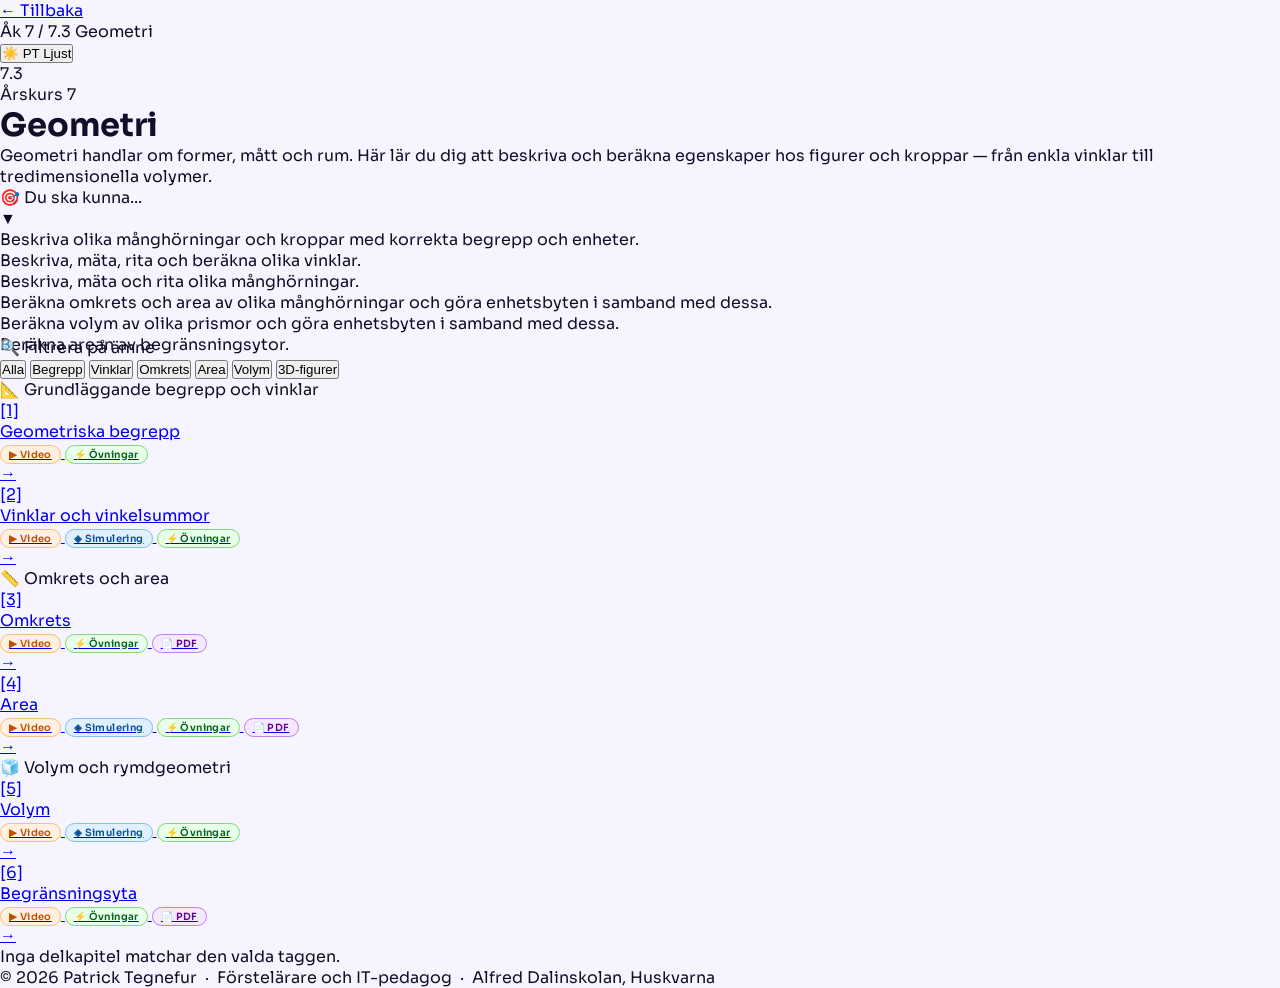
<file: ak7/7-3-geometri/ak7-geometri.html>
<!DOCTYPE html>
<html lang="sv" data-theme="pt-light">
<head>
  <meta charset="UTF-8" />
  <meta name="viewport" content="width=device-width, initial-scale=1.0" />
  <title>7.3 Geometri — AD Matematik</title>
  <link rel="preconnect" href="https://fonts.googleapis.com" />
  <link rel="preconnect" href="https://fonts.gstatic.com" crossorigin />
  <link href="https://fonts.googleapis.com/css2?family=Sora:wght@300;400;500;600;700&family=Playfair+Display:ital,wght@0,700;1,400&display=swap" rel="stylesheet" />
  <style>
/*
 * ═══════════════════════════════════════════════════════════════════
 *  portal.css  —  PT Matematik · Alfred Dalinskolan
 *  Patrick Tegnefur · Förstelärare & IT-pedagog
 *
 *  Importeras av alla sidor på portalen via:
 *    <link rel="stylesheet" href="[relativ sökväg]/portal.css">
 *
 *  STRUKTUR:
 *   1. Google Fonts-import
 *   2. Globala tokens (:root)
 *   3. Teman  — AD Ljust / AD Mörkt / PT Ljust / PT Mörkt
 *   4. Reset & bas
 *   5. Header  (portal-header, portal-back, portal-crumb, tema-toggle)
 *   6. Modul-navigation  (module-nav, mnav-btn)
 *   7. Gemensamma UI-komponenter
 *      — Knappar (tab-btn, start-btn, check-btn m.fl.)
 *      — Bråkvisning (fv)
 *      — Förkunskaps-quiz (mq-*)
 *      — Framstegsindikatorer (mq-pip, step-dot)
 *      — Färg-badges (pill-video, pill-sim m.fl.)
 *   8. Responsiv  (max-width: 600px)
 * ═══════════════════════════════════════════════════════════════════
 */

/* ── 1. TYPSNITT ──────────────────────────────────────────────────── */
/* ── 2. GLOBALA TOKENS ────────────────────────────────────────────── */
:root {
  --radius:  14px;
  --trans:   0.32s cubic-bezier(.4,0,.2,1);
  --font-d: 'Playfair Display', Georgia, serif;
  --font-b: 'Sora', sans-serif;
}

/* ═══════════════════════════════════════════════════════════════════
   3. TEMAN
   Varje tema definierar ALLA variabler fullständigt.
   Åk 7 = Blå · Åk 8 = Grön · Åk 9 = Röd/Rosa

   AD-färger:  Blågrön #00A19A · Guld #FBBC33 · Rosa #EC6095
               Grön #A2C617   · Gul #FFDE14
   PT-färger:  Blå #306BF0 · Röd #F03048 · Orange #FF8837
               Grön #39C762 · Klarblå #7179E8
   PT-gradient: #66C7C2 → #F4A261 → #EC6095
═══════════════════════════════════════════════════════════════════ */

/* ── AD LJUST ─────────────────────────────────────────────────────── */
[data-theme="ad-light"] {
  --bg:           #f2fbf8;
  --surface:      #ffffff;
  --surface2:     #e4f5ef;
  --border:       #b8ddd4;
  --text:         #0b1e18;
  --muted:        #527060;
  --hdr-bg:       linear-gradient(120deg, #00A19A 0%, #007870 100%);
  --hdr-text:     #ffffff;
  --stripe:       linear-gradient(90deg, #306BF0, #00A19A, #A2C617, #FBBC33, #EC6095, #FFDE14);
  --stripe-h:     3px;
  --stripe-fade:  rgba(255,255,255,0.30);
  --btn-active:   linear-gradient(90deg, #00A19A, #FBBC33);
  --accent:       #1a6ef5;
  --accent2:      #FBBC33;
  --hi:           #5ba3ff;
  --hi2:          #F4A261;
  --correct:      #18a348;
  --wrong:        #e02020;
  --link-hover:   #006a64;
  --shadow:       0 2px 12px rgba(0,161,154,.10);
  --shadow-hov:   0 8px 28px rgba(0,161,154,.22);
  /* Kolumn-gradienter */
  --c7a: #1a6ef5; --c7b: #5ba3ff;
  --c8a: #18a348; --c8b: #5dd68c;
  --c9a: #e02020; --c9b: #ff6060;
  /* Badges */
  --b7: #d8eaff; --b7t: #1040a0;
  --b8: #d0f5e0; --b8t: #0e6030;
  --b9: #ffd8d8; --b9t: #a01010;
  --badge-prog: #ede0ff; --badge-prog-t: #5c20c0;
  --badge-np:   #fff0cc; --badge-np-t:   #8a5c00;
}

/* ── AD MÖRKT ─────────────────────────────────────────────────────── */
[data-theme="ad-dark"] {
  --bg:           #0c1512;
  --surface:      #152018;
  --surface2:     #1c2c20;
  --border:       #283c2c;
  --text:         #e4f5ee;
  --muted:        #6a9878;
  --hdr-bg:       linear-gradient(120deg, #081a10 0%, #051208 100%);
  --hdr-text:     #e4f5ee;
  --stripe:       linear-gradient(90deg, #306BF0, #00A19A, #A2C617, #FBBC33, #EC6095, #FFDE14);
  --stripe-h:     3px;
  --stripe-fade:  rgba(255,255,255,0.12);
  --btn-active:   linear-gradient(90deg, #00A19A, #FBBC33);
  --accent:       #4ecb8a;
  --accent2:      #FBBC33;
  --hi:           #5dd68c;
  --hi2:          #F4A261;
  --correct:      #39C762;
  --wrong:        #F03048;
  --link-hover:   #ffffff;
  --shadow:       0 2px 16px rgba(0,0,0,.40);
  --shadow-hov:   0 8px 32px rgba(0,0,0,.60);
  --c7a: #1a6ef5; --c7b: #5ba3ff;
  --c8a: #18a348; --c8b: #5dd68c;
  --c9a: #e02020; --c9b: #ff6060;
  --b7: #0a2048; --b7t: #7ab0ff;
  --b8: #082a18; --b8t: #60d890;
  --b9: #380808; --b9t: #ff8080;
  --badge-prog: #2e1060; --badge-prog-t: #c090ff;
  --badge-np:   #3a2a00; --badge-np-t:   #ffd060;
}

/* ── PT LJUST ─────────────────────────────────────────────────────── */
[data-theme="pt-light"] {
  --bg:           #f6f4ff;
  --surface:      #ffffff;
  --surface2:     #eae6ff;
  --border:       #ccc5f0;
  --text:         #100e28;
  --muted:        #585078;
  --hdr-bg:       linear-gradient(120deg, #66C7C2 0%, #F4A261 50%, #EC6095 100%);
  --hdr-text:     #ffffff;
  --stripe:       linear-gradient(90deg, #66C7C2, #F4A261, #EC6095);
  --stripe-h:     4px;
  --stripe-fade:  rgba(255,255,255,0.35);
  --btn-active:   linear-gradient(90deg, #66C7C2, #EC6095);
  --accent:       #306BF0;
  --accent2:      #EC6095;
  --hi:           #5ba3ff;
  --hi2:          #F4A261;
  --correct:      #18a348;
  --wrong:        #e02020;
  --link-hover:   #306BF0;
  --shadow:       0 2px 14px rgba(48,107,240,.12);
  --shadow-hov:   0 8px 30px rgba(48,107,240,.22);
  --c7a: #1a6ef5; --c7b: #5ba3ff;
  --c8a: #18a348; --c8b: #5dd68c;
  --c9a: #e02020; --c9b: #ff6060;
  --b7: #dce8fe; --b7t: #1a4ecc;
  --b8: #d0f5e0; --b8t: #0e6030;
  --b9: #ffd8d8; --b9t: #a01010;
  --badge-prog: #ede0ff; --badge-prog-t: #5c20c0;
  --badge-np:   #fff0cc; --badge-np-t:   #8a5c00;
}

/* ── PT MÖRKT ─────────────────────────────────────────────────────── */
[data-theme="pt-dark"] {
  --bg:           #12101c;
  --surface:      #1c192c;
  --surface2:     #262238;
  --border:       #342e54;
  --text:         #eae8ff;
  --muted:        #8880b8;
  --hdr-bg:       linear-gradient(120deg, #66C7C2 0%, #F4A261 50%, #EC6095 100%);
  --hdr-text:     #ffffff;
  --stripe:       linear-gradient(90deg, #66C7C2, #F4A261, #EC6095);
  --stripe-h:     4px;
  --stripe-fade:  rgba(255,255,255,0.15);
  --btn-active:   linear-gradient(90deg, #66C7C2, #EC6095);
  --accent:       #6a9aff;
  --accent2:      #EC6095;
  --hi:           #80aaff;
  --hi2:          #F4A261;
  --correct:      #39C762;
  --wrong:        #F03048;
  --link-hover:   #ffffff;
  --shadow:       0 2px 16px rgba(48,107,240,.18);
  --shadow-hov:   0 8px 36px rgba(48,107,240,.35);
  --c7a: #1a6ef5; --c7b: #5ba3ff;
  --c8a: #18a348; --c8b: #5dd68c;
  --c9a: #e02020; --c9b: #ff6060;
  --b7: #16204a; --b7t: #80aaff;
  --b8: #082a18; --b8t: #60d890;
  --b9: #380808; --b9t: #ff8080;
  --badge-prog: #2e1060; --badge-prog-t: #c090ff;
  --badge-np:   #3a2a00; --badge-np-t:   #ffd060;
}

/* PT Mörkt — gradient-accenter på aktiva element */
[data-theme="pt-dark"] .tab-btn.active,
[data-theme="pt-dark"] .check-btn,
[data-theme="pt-dark"] .check-btn-main,
[data-theme="pt-dark"] .check-main,
[data-theme="pt-dark"] .start-btn,
[data-theme="pt-dark"] .mq-next-btn,
[data-theme="pt-dark"] .ex-next-big,
[data-theme="pt-dark"] .snav-btn.primary,
[data-theme="pt-dark"] .quiz-next,
[data-theme="pt-dark"] .row-check,
[data-theme="pt-dark"] .level-btn.active {
  background: #EC6095 !important;
  border-color: transparent !important;
  color: #fff !important;
}
[data-theme="pt-dark"] .progress-fill {
  background: linear-gradient(90deg, #66C7C2, #F4A261, #EC6095);
}
[data-theme="pt-dark"] .fv .fv-n  { color: #F4A261; }
[data-theme="pt-dark"] .fv .fv-b  { opacity: 0.5; }
[data-theme="pt-dark"] .rect-seg.on-a   { background: #66C7C2; color: #12101c; }
[data-theme="pt-dark"] .rect-seg.rs-one { background: #66C7C2; }
[data-theme="pt-dark"] .frac-card.fc-ok    { border-color: #39C762; background: rgba(57,199,98,0.1); }
[data-theme="pt-dark"] .frac-card:hover    { border-color: #66C7C2; }
[data-theme="pt-dark"] .sub-btn.active     { background: rgba(244,162,97,0.13); color: #F4A261; border-bottom: 2px solid #F4A261; }

/* AD Mörkt — tab-knapp */
[data-theme="ad-dark"] .tab-btn.active {
  background: linear-gradient(90deg, #00A19A, #FBBC33);
  border-color: transparent;
  color: #fff;
}

/* ═══════════════════════════════════════════════════════════════════
   4. RESET & BAS
═══════════════════════════════════════════════════════════════════ */
*, *::before, *::after { box-sizing: border-box; margin: 0; padding: 0; }

body {
  font-family: var(--font-b);
  background: var(--bg);
  color: var(--text);
  min-height: 100vh;
  transition: background var(--trans), color var(--trans);
}

/* ═══════════════════════════════════════════════════════════════════
   5. HEADER
═══════════════════════════════════════════════════════════════════ */
.portal-header {
  background: var(--hdr-bg);
  color: var(--hdr-text);
  position: sticky;
  top: 0;
  z-index: 200;
  box-shadow: 0 2px 24px rgba(0,0,0,.20);
}

.portal-header::after {
  content: '';
  display: block;
  height: 12px;
  background: linear-gradient(to bottom, transparent, var(--stripe-fade));
  pointer-events: none;
}

.portal-header-inner {
  max-width: 960px;
  margin: 0 auto;
  padding: 0 1.5rem;
  display: flex;
  align-items: center;
  justify-content: space-between;
  gap: 1rem;
  height: 48px;
}

.portal-header-left {
  display: flex;
  align-items: center;
  gap: 0.8rem;
}

/* Tillbaka-länk */
.portal-back {
  display: flex;
  align-items: center;
  gap: 0.35rem;
  background: rgba(255,255,255,0.12);
  border: 1px solid rgba(255,255,255,0.22);
  border-radius: 30px;
  padding: 4px 11px;
  cursor: pointer;
  color: rgba(255,255,255,0.9);
  font-size: 0.68rem;
  font-family: var(--font-b);
  font-weight: 500;
  text-decoration: none;
  transition: background 0.2s;
  white-space: nowrap;
}
.portal-back:hover { background: rgba(255,255,255,0.22); }

/* Brödsmulor */
.portal-crumb {
  display: flex;
  align-items: center;
  gap: 0.35rem;
  font-family: var(--font-d);
  font-size: 1rem;
  font-weight: 700;
  color: var(--hdr-text);
}
.portal-crumb-sep { opacity: 0.4; font-weight: 300; }

/* Tema-toggle */
.portal-theme-toggle {
  display: flex;
  align-items: center;
  gap: 0.4rem;
  background: rgba(255,255,255,0.12);
  border: 1px solid rgba(255,255,255,0.22);
  border-radius: 30px;
  padding: 4px 11px;
  cursor: pointer;
  color: rgba(255,255,255,0.9);
  font-size: 0.68rem;
  font-family: var(--font-b);
  font-weight: 500;
  transition: background 0.2s;
  white-space: nowrap;
}
.portal-theme-toggle:hover { background: rgba(255,255,255,0.22); }

/* Klar-indikator och -knapp */
.done-ind {
  font-size: 0.72rem;
  font-family: var(--font-b);
  color: var(--correct);
  background: rgba(24,163,72,0.12);
  border: 1px solid rgba(24,163,72,0.25);
  border-radius: 20px;
  padding: 3px 10px;
  display: none;
}
.done-ind.show { display: inline-block; }

.done-hdr-btn {
  background: rgba(255,255,255,0.12);
  border: 1px solid rgba(255,255,255,0.22);
  color: rgba(255,255,255,0.85);
  border-radius: 20px;
  padding: 4px 11px;
  cursor: pointer;
  font-size: 0.68rem;
  font-family: var(--font-b);
  font-weight: 500;
  transition: background 0.2s;
  white-space: nowrap;
}
.done-hdr-btn:hover { background: rgba(255,255,255,0.22); }

/* ═══════════════════════════════════════════════════════════════════
   6. MODUL-NAVIGATION  (Föregående / Nästa)
═══════════════════════════════════════════════════════════════════ */
.module-nav {
  max-width: 960px;
  margin: 2rem auto 0;
  padding: 1rem 1.5rem 3rem;
  display: flex;
  justify-content: space-between;
  align-items: center;
  gap: 1rem;
  border-top: 1px solid var(--border);
}

.mnav-btn {
  display: flex;
  align-items: center;
  gap: 0.5rem;
  padding: 0.6rem 1.2rem;
  border-radius: 10px;
  border: 1px solid var(--border);
  background: var(--surface);
  color: var(--muted);
  font-size: 0.82rem;
  font-family: var(--font-b);
  font-weight: 500;
  text-decoration: none;
  transition: all 0.18s;
  cursor: pointer;
}
.mnav-btn:hover {
  border-color: var(--accent);
  color: var(--text);
  background: var(--surface2);
}
.mnav-btn.primary {
  background: linear-gradient(135deg, var(--c7a), var(--c7b));
  border-color: transparent;
  color: #fff;
}
.mnav-btn.primary:hover { opacity: 0.9; }
.mnav-btn.primary .mnav-label { color: rgba(255,255,255,0.75); }
.mnav-btn.primary .mnav-title { color: #fff; }

.mnav-label {
  font-size: 0.65rem;
  text-transform: uppercase;
  letter-spacing: 0.07em;
  color: var(--muted);
  display: block;
}
.mnav-title  { display: block; }
.mnav-spacer { flex: 1; }

/* ═══════════════════════════════════════════════════════════════════
   7. GEMENSAMMA UI-KOMPONENTER
═══════════════════════════════════════════════════════════════════ */

/* ── Tab-navigation ───────────────────────────────────────────────── */
.nav-tabs {
  display: flex;
  justify-content: center;
  gap: 0.35rem;
  padding: 0.7rem 1rem;
  background: var(--surface);
  border-bottom: 1px solid var(--border);
  flex-wrap: wrap;
  position: sticky;
  top: 60px;
  z-index: 100;
}

.tab-btn {
  background: none;
  border: 1px solid var(--border);
  border-radius: 8px;
  padding: 0.38rem 0.9rem;
  cursor: pointer;
  font-family: var(--font-b);
  font-size: 0.82rem;
  color: var(--muted);
  transition: all 0.18s;
  white-space: nowrap;
}
.tab-btn:hover  { border-color: var(--accent); color: var(--text); }
.tab-btn.active {
  background: var(--accent);
  border-color: var(--accent);
  color: #fff;
  font-weight: 600;
}

/* ── Bråkvisning (fv) ─────────────────────────────────────────────── */
.fv {
  display: inline-flex;
  flex-direction: column;
  align-items: center;
  line-height: 1.1;
  margin: 0 0.22rem;
  vertical-align: middle;
  gap: 1px;
  margin-top: 0.15em;
  margin-bottom: 0.15em;
}
.fv .fv-n { font-family: var(--font-b); color: var(--accent); font-weight: 500; }
.fv .fv-b { width: 100%; min-width: 1em; height: 1.5px; background: currentColor; border-radius: 1px; opacity: 0.6; }
.fv .fv-d { font-family: var(--font-b); }
.fv.fv-sm .fv-n, .fv.fv-sm .fv-d { font-size: 0.82em; }
.fv.fv-md .fv-n, .fv.fv-md .fv-d { font-size: 1.05em; }
.fv.fv-lg .fv-n, .fv.fv-lg .fv-d { font-size: 1.4em; }

/* ── Segmentstaplar (rektanglar) ──────────────────────────────────── */
.rect-seg {
  flex: 1;
  border-right: 1px solid rgba(0,0,0,0.20);
  display: flex;
  align-items: center;
  justify-content: center;
  font-family: var(--font-b);
  font-size: 0.7rem;
  font-weight: 600;
  transition: background 0.25s;
}
.rect-seg:last-child { border-right: none; }
.rect-seg.on-a  { background: var(--accent); color: #fff; }
.rect-seg.on-b  { background: var(--hi2);    color: #1a1200; font-weight: 600; }
.rect-seg.off   { background: var(--surface2); color: var(--muted); }
.rect-seg.rs-one { background: var(--accent); }

/* ── Förkunskaps-quiz (mq-*) ──────────────────────────────────────── */
.mq-pips, .mq-progress {
  display: flex;
  gap: 3px;
  margin-bottom: 0.6rem;
}
.mq-pip {
  width: 8px; height: 8px;
  border-radius: 50%;
  background: var(--surface2);
  border: 1px solid var(--border);
  transition: all 0.2s;
}
.mq-pip.ok  { background: var(--correct); border-color: var(--correct); }
.mq-pip.bad,
.mq-pip.err { background: var(--wrong);   border-color: var(--wrong); }
.mq-pip.cur { background: var(--accent);  border-color: var(--accent); transform: scale(1.2); }

.mq-opt {
  background: var(--surface2);
  border: 1.5px solid var(--border);
  border-radius: 8px;
  padding: 0.38rem 0.85rem;
  cursor: pointer;
  font-family: var(--font-b);
  font-size: 0.87rem;
  color: var(--muted);
  transition: all 0.15s;
}
.mq-opt:hover       { border-color: var(--accent); color: var(--text); }
.mq-opt.mq-ok,
.mq-opt.ok          { border-color: var(--correct); background: rgba(24,163,72,0.10); color: var(--correct); }
.mq-opt.mq-err,
.mq-opt.err         { border-color: var(--wrong); background: rgba(224,32,32,0.10); color: var(--wrong); }
.mq-opt.mq-reveal,
.mq-opt.reveal      { border-color: var(--correct); color: var(--correct); }

.mq-fb, .ex-fb {
  font-size: 0.82rem;
  color: var(--muted);
  margin-top: 0.4rem;
  min-height: 1.2em;
  border-radius: 6px;
  padding: 0.3rem 0.5rem;
}
.mq-fb.ok, .ex-fb.ok     { color: var(--correct); }
.mq-fb.bad, .mq-fb.mq-fb-err,
.ex-fb.bad               { color: var(--wrong); }
.mq-fb.show, .ex-fb.show { display: block; }

.mq-next-btn, .mq-next, .quiz-next {
  background: var(--accent);
  border: none;
  color: #fff;
  border-radius: 7px;
  padding: 0.38rem 0.9rem;
  cursor: pointer;
  font-family: var(--font-b);
  font-size: 0.82rem;
  font-weight: 500;
  margin-top: 0.5rem;
  display: none;
  transition: opacity 0.15s;
}
.mq-next-btn.show,
.mq-next.show,
.quiz-next.show  { display: inline-block; }
.mq-next-btn:hover,
.mq-next:hover,
.quiz-next:hover { opacity: 0.85; }

/* ── Knappar ──────────────────────────────────────────────────────── */
.start-btn, .check-main, .ex-next-big {
  background: var(--accent);
  border: none;
  color: #fff;
  border-radius: 9px;
  padding: 0.55rem 1.3rem;
  cursor: pointer;
  font-family: var(--font-b);
  font-size: 0.88rem;
  font-weight: 600;
  transition: opacity 0.15s, transform 0.15s;
  display: inline-block;
}
.start-btn:hover,
.check-main:hover,
.ex-next-big:hover { opacity: 0.88; transform: translateY(-1px); }

.check-btn, .row-check {
  background: var(--accent);
  border: none;
  color: #fff;
  border-radius: 7px;
  padding: 0.4rem 1rem;
  cursor: pointer;
  font-family: var(--font-b);
  font-size: 0.82rem;
  font-weight: 600;
  transition: opacity 0.15s;
}
.check-btn:hover, .row-check:hover { opacity: 0.85; }

/* ── Navigationspunktar (steg-genomgång) ──────────────────────────── */
.step-dot {
  width: 8px; height: 8px;
  border-radius: 50%;
  background: var(--surface2);
  border: 1px solid var(--border);
  cursor: pointer;
  transition: all 0.2s;
}
.step-dot:hover  { border-color: var(--accent); }
.step-dot.active {
  background: var(--accent);
  border-color: var(--accent);
  width: 18px;
  border-radius: 4px;
}

/* ── Framsteg / progress ──────────────────────────────────────────── */
.progress-fill {
  height: 100%;
  background: linear-gradient(90deg, var(--c7a), var(--c7b));
  border-radius: 4px;
  transition: width 0.5s ease;
}

/* ── Pills (typ-indikatorer) ──────────────────────────────────────── */
.pill { font-size: 0.62rem; font-weight: 600; letter-spacing: 0.04em; padding: 2px 8px; border-radius: 10px; border: 1px solid transparent; }
.pill-video  { background: #fff0e0; color: #c05000; border-color: #f5c080; }
.pill-sim    { background: #e0f0ff; color: #005090; border-color: #80c0f5; }
.pill-drill  { background: #e8ffe8; color: #006020; border-color: #80d880; }
.pill-pdf    { background: #f5e8ff; color: #600090; border-color: #c080f0; }

[data-theme="ad-dark"] .pill-video,
[data-theme="pt-dark"] .pill-video { background: #3a1800; color: #ffb060; border-color: #804000; }
[data-theme="ad-dark"] .pill-sim,
[data-theme="pt-dark"] .pill-sim   { background: #001830; color: #80c8ff; border-color: #004080; }
[data-theme="ad-dark"] .pill-drill,
[data-theme="pt-dark"] .pill-drill { background: #001a00; color: #60e060; border-color: #004800; }
[data-theme="ad-dark"] .pill-pdf,
[data-theme="pt-dark"] .pill-pdf   { background: #200030; color: #d080ff; border-color: #500080; }

/* ── Programmering & NP badges ────────────────────────────────────── */
.badge-prog { background: var(--badge-prog); color: var(--badge-prog-t); }
.badge-np   { background: var(--badge-np);   color: var(--badge-np-t); }

/* ── Kort (card) ──────────────────────────────────────────────────── */
.card {
  background: var(--surface);
  border: 1px solid var(--border);
  border-radius: var(--radius);
  padding: 1.25rem 1.5rem;
  margin-bottom: 1rem;
}

/* ── Info-ruta ────────────────────────────────────────────────────── */
.info-box {
  background: var(--surface2);
  border-left: 3px solid var(--accent);
  border-radius: 0 8px 8px 0;
  padding: 0.6rem 0.9rem;
  font-size: 0.88rem;
  color: var(--text);
  margin-bottom: 0.9rem;
}

/* ── Highlight-ruta ───────────────────────────────────────────────── */
.hl {
  background: var(--surface2);
  border-radius: 8px;
  padding: 0.6rem 0.9rem;
  font-size: 0.9rem;
}
.hl.gold { border-left: 3px solid var(--hi2); }
.hl.blue { border-left: 3px solid var(--accent); }

/* ── Quiz-komponenter ─────────────────────────────────────────────── */
.quiz-opt {
  background: var(--surface2);
  border: 1px solid var(--border);
  border-radius: 8px;
  padding: 0.6rem 0.9rem;
  cursor: pointer;
  font-size: 0.88rem;
  color: var(--muted);
  font-family: var(--font-b);
  text-align: center;
  transition: all 0.18s;
  display: flex;
  align-items: center;
  justify-content: center;
  min-height: 44px;
}
.quiz-opt:hover   { border-color: var(--accent); color: var(--text); }
.quiz-opt.correct { border-color: var(--correct); background: rgba(24,163,72,0.10); color: var(--correct); }
.quiz-opt.wrong   { border-color: var(--wrong);   background: rgba(224,32,32,0.10); color: var(--wrong); }

.quiz-fb {
  font-size: 0.85rem;
  margin-top: 0.6rem;
  padding: 0.4rem 0.6rem;
  border-radius: 6px;
  display: none;
  color: var(--muted);
}
.quiz-fb.show { display: block; }
.quiz-fb.ok   { color: var(--correct); }
.quiz-fb.bad  { color: var(--wrong); }

/* ── Lärar-tips (teacher-guide) ───────────────────────────────────── */
.teacher-guide {
  margin-top: 1rem;
  border: 1px solid var(--border);
  border-radius: 10px;
  overflow: hidden;
}
.tg-header {
  display: flex;
  align-items: center;
  gap: 0.5rem;
  padding: 0.6rem 0.9rem;
  cursor: pointer;
  font-size: 0.82rem;
  color: var(--muted);
  background: var(--surface2);
  user-select: none;
  transition: background 0.15s;
}
.tg-header:hover         { background: var(--border); }
.tg-chevron              { margin-left: auto; font-size: 0.7rem; transition: transform 0.25s; }
.tg-header.open .tg-chevron { transform: rotate(180deg); }
.tg-body {
  padding: 0.8rem 1rem;
  font-size: 0.84rem;
  color: var(--muted);
  line-height: 1.65;
  display: flex;
  flex-direction: column;
  gap: 0.5rem;
}
.tg-body strong { color: var(--text); }

/* ─── 8. RESPONSIV ────────────────────────────────────────────────── */
@media (max-width: 600px) {
  .portal-header-inner { padding: 0 1rem; height: 52px; }
  .portal-crumb        { font-size: 0.85rem; }
  .module-nav          { padding: 0.75rem 1rem 2rem; }
  .mnav-btn            { font-size: 0.75rem; padding: 0.5rem 0.9rem; }
  .nav-tabs            { padding: 0.5rem 0.75rem; gap: 0.25rem; top: 52px; }
  .tab-btn             { font-size: 0.75rem; padding: 0.3rem 0.7rem; }
}

  </style>
</head>
<body>

  <!-- HEADER -->
  <header>
    <div class="header-inner">
      <div class="header-left">
        <a class="back-btn" href="../../index.html">← Tillbaka</a>
        <div class="header-crumb">
          <span>Åk 7</span>
          <span class="crumb-sep">/</span>
          <span>7.3 Geometri</span>
        </div>
      </div>
      <button class="theme-toggle" onclick="cycleTheme()">
        <span id="themeIcon">🎨</span>
        <span id="themeLabel">PT Ljust</span>
      </button>
    </div>
  </header>

  <!-- HERO -->
  <div class="chapter-hero">
    <div class="chapter-badge">7.3</div>
    <div class="chapter-intro">
      <p class="chapter-label">Årskurs 7</p>
      <h1 class="chapter-title">Geometri</h1>
      <p class="chapter-desc">
        Geometri handlar om former, mått och rum. Här lär du dig att beskriva och beräkna
        egenskaper hos figurer och kroppar — från enkla vinklar till tredimensionella volymer.
      </p>
    </div>
  </div>

  <!-- KUNSKAPSMÅL -->
  <div class="goals-section">
    <div class="goals-card">
      <div class="goals-header" onclick="toggleGoals(this)">
        <div class="goals-header-left">
          <span class="goals-icon">🎯</span>
          <span class="goals-title">Du ska kunna...</span>
        </div>
        <span class="goals-chevron">▼</span>
      </div>
      <div class="goals-body">
        <ul class="goals-list">
          <li>Beskriva olika månghörningar och kroppar med korrekta begrepp och enheter.</li>
          <li>Beskriva, mäta, rita och beräkna olika vinklar.</li>
          <li>Beskriva, mäta och rita olika månghörningar.</li>
          <li>Beräkna omkrets och area av olika månghörningar och göra enhetsbyten i samband med dessa.</li>
          <li>Beräkna volym av olika prismor och göra enhetsbyten i samband med dessa.</li>
          <li>Beräkna arean av begränsningsytor.</li>
        </ul>
      </div>
    </div>
  </div>

  <!-- TAGGFILTER -->
  <div class="filter-section">
    <p class="filter-label">🔍 Filtrera på ämne</p>
    <div class="filter-tags" id="tagBar">
      <button class="tag-btn active" data-tag="alla"    onclick="filterTag('alla')">Alla</button>
      <button class="tag-btn"        data-tag="begrepp" onclick="filterTag('begrepp')">Begrepp</button>
      <button class="tag-btn"        data-tag="vinklar" onclick="filterTag('vinklar')">Vinklar</button>
      <button class="tag-btn"        data-tag="omkrets" onclick="filterTag('omkrets')">Omkrets</button>
      <button class="tag-btn"        data-tag="area"    onclick="filterTag('area')">Area</button>
      <button class="tag-btn"        data-tag="volym"   onclick="filterTag('volym')">Volym</button>
      <button class="tag-btn"        data-tag="3d"      onclick="filterTag('3d')">3D-figurer</button>
    </div>
  </div>

  <!-- KLUSTER -->
  <div class="clusters" id="clusters">

    <!-- KLUSTER 1: Grunder -->
    <div class="cluster" data-tags="begrepp vinklar">
      <div class="cluster-label">📐 Grundläggande begrepp och vinklar</div>

      <div class="topic-panel" data-tags="begrepp">
        <a class="topic-panel-link" href="geo1.html">
          <span class="panel-num">[1]</span>
          <div class="panel-text">
            <div class="panel-title">Geometriska begrepp</div>
            <div class="panel-pills">
              <span class="pill pill-video">▶ Video</span>
              <span class="pill pill-drill">⚡ Övningar</span>
            </div>
          </div>
          <span class="panel-arrow">→</span>
        </a>
      </div>

      <div class="topic-panel" data-tags="vinklar">
        <a class="topic-panel-link" href="geo2.html">
          <span class="panel-num">[2]</span>
          <div class="panel-text">
            <div class="panel-title">Vinklar och vinkelsummor</div>
            <div class="panel-pills">
              <span class="pill pill-video">▶ Video</span>
              <span class="pill pill-sim">◈ Simulering</span>
              <span class="pill pill-drill">⚡ Övningar</span>
            </div>
          </div>
          <span class="panel-arrow">→</span>
        </a>
      </div>
    </div>

    <!-- KLUSTER 2: Omkrets & area -->
    <div class="cluster" data-tags="omkrets area">
      <div class="cluster-label">📏 Omkrets och area</div>

      <div class="topic-panel" data-tags="omkrets">
        <a class="topic-panel-link" href="geo3.html">
          <span class="panel-num">[3]</span>
          <div class="panel-text">
            <div class="panel-title">Omkrets</div>
            <div class="panel-pills">
              <span class="pill pill-video">▶ Video</span>
              <span class="pill pill-drill">⚡ Övningar</span>
              <span class="pill pill-pdf">📄 PDF</span>
            </div>
          </div>
          <span class="panel-arrow">→</span>
        </a>
      </div>

      <div class="topic-panel" data-tags="area">
        <a class="topic-panel-link" href="geo4.html">
          <span class="panel-num">[4]</span>
          <div class="panel-text">
            <div class="panel-title">Area</div>
            <div class="panel-pills">
              <span class="pill pill-video">▶ Video</span>
              <span class="pill pill-sim">◈ Simulering</span>
              <span class="pill pill-drill">⚡ Övningar</span>
              <span class="pill pill-pdf">📄 PDF</span>
            </div>
          </div>
          <span class="panel-arrow">→</span>
        </a>
      </div>
    </div>

    <!-- KLUSTER 3: Volym & 3D -->
    <div class="cluster" data-tags="volym 3d">
      <div class="cluster-label">🧊 Volym och rymdgeometri</div>

      <div class="topic-panel" data-tags="volym 3d">
        <a class="topic-panel-link" href="geo5.html">
          <span class="panel-num">[5]</span>
          <div class="panel-text">
            <div class="panel-title">Volym</div>
            <div class="panel-pills">
              <span class="pill pill-video">▶ Video</span>
              <span class="pill pill-sim">◈ Simulering</span>
              <span class="pill pill-drill">⚡ Övningar</span>
            </div>
          </div>
          <span class="panel-arrow">→</span>
        </a>
      </div>

      <div class="topic-panel" data-tags="3d area volym">
        <a class="topic-panel-link" href="geo6.html">
          <span class="panel-num">[6]</span>
          <div class="panel-text">
            <div class="panel-title">Begränsningsyta</div>
            <div class="panel-pills">
              <span class="pill pill-video">▶ Video</span>
              <span class="pill pill-drill">⚡ Övningar</span>
              <span class="pill pill-pdf">📄 PDF</span>
            </div>
          </div>
          <span class="panel-arrow">→</span>
        </a>
      </div>
    </div>

  </div>

  <p class="no-results" id="noResults">Inga delkapitel matchar den valda taggen.</p>

  <!-- FOOTER -->
  <footer>
    <p>© <span id="yr"></span> Patrick Tegnefur &nbsp;·&nbsp; Förstelärare och IT-pedagog &nbsp;·&nbsp; Alfred Dalinskolan, Huskvarna</p>
  </footer>

  <script>
    document.getElementById('yr').textContent = new Date().getFullYear();

    // ── Tema (synkat med portalen via localStorage) ─────────────
    const THEMES = [
      { id: 'pt-light', label: 'PT Ljust',  icon: '☀️' },
      { id: 'pt-dark',  label: 'PT Mörkt',  icon: '🌙' },
      { id: 'ad-light', label: 'AD Ljust',  icon: '🌿' },
      { id: 'ad-dark',  label: 'AD Mörkt',  icon: '🌑' },
    ];
    let currentIdx = 0;

    function applyTheme(idx) {
      const t = THEMES[idx];
      document.documentElement.setAttribute('data-theme', t.id);
      document.getElementById('themeLabel').textContent = t.label;
      document.getElementById('themeIcon').textContent  = t.icon;
      localStorage.setItem('math-portal-theme', t.id);
    }

    function cycleTheme() {
      currentIdx = (currentIdx + 1) % THEMES.length;
      applyTheme(currentIdx);
    }

    const saved = localStorage.getItem('math-portal-theme');
    const VALID = THEMES.map(t => t.id);
    if (saved && VALID.includes(saved)) {
      currentIdx = THEMES.findIndex(t => t.id === saved);
    }
    applyTheme(currentIdx);

    // ── Kunskapsmål toggle ────────────────────────────────────────
    function toggleGoals(header) {
      const body = header.nextElementSibling;
      const open = header.classList.toggle('open');
      body.classList.toggle('open', open);
      body.style.maxHeight = open ? body.scrollHeight + 'px' : '0';
    }

    // Öppna målen automatiskt
    const goalsHeader = document.querySelector('.goals-header');
    toggleGoals(goalsHeader);

    // ── Tagg-filter ───────────────────────────────────────────────
    function filterTag(tag) {
      // Uppdatera aktiv knapp
      document.querySelectorAll('.tag-btn').forEach(btn => {
        btn.classList.toggle('active', btn.dataset.tag === tag);
      });

      const panels   = document.querySelectorAll('.topic-panel');
      const clusters = document.querySelectorAll('.cluster');

      panels.forEach(panel => {
        const panelTags = (panel.dataset.tags || '').split(' ');
        const show = tag === 'alla' || panelTags.includes(tag);
        panel.classList.toggle('hidden', !show);
      });

      // Dölj kluster om alla deras paneler är dolda
      clusters.forEach(cluster => {
        const visiblePanels = cluster.querySelectorAll('.topic-panel:not(.hidden)');
        cluster.classList.toggle('all-hidden', visiblePanels.length === 0);
      });

      // Visa "ingen träff" om allting är dolt
      const anyVisible = document.querySelectorAll('.topic-panel:not(.hidden)').length > 0;
      document.getElementById('noResults').classList.toggle('visible', !anyVisible);
    }
  </script>
</body>
</html>
</file>
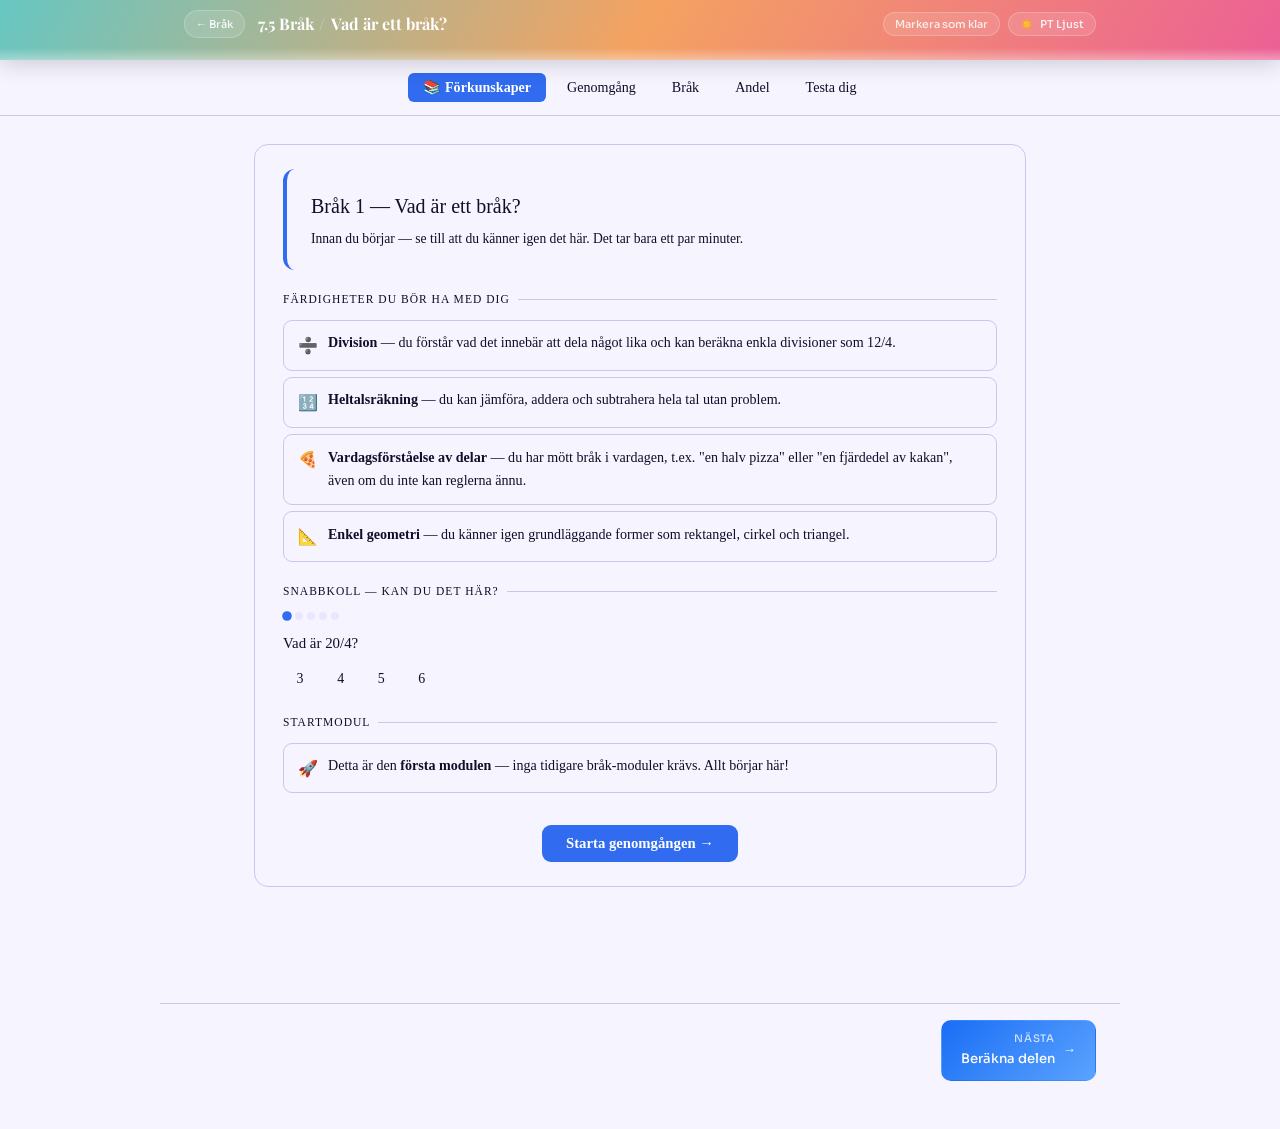
<file: ak7/7-5-brak/brak1.html>
<!DOCTYPE html>
<html lang="sv" data-theme="pt-light">
<head>
<meta charset="UTF-8">
<meta name="viewport" content="width=device-width, initial-scale=1.0">
<title>Bråk och andelar</title>
<link rel="preconnect" href="https://fonts.googleapis.com" />
  <link rel="preconnect" href="https://fonts.gstatic.com" crossorigin />
  <link href="https://fonts.googleapis.com/css2?family=Sora:wght@300;400;500;600;700&family=Playfair+Display:ital,wght@0,700;1,400&display=swap" rel="stylesheet" />
<style>
/*
 * ═══════════════════════════════════════════════════════════════════
 *  portal.css  —  PT Matematik · Alfred Dalinskolan
 *  Patrick Tegnefur · Förstelärare & IT-pedagog
 *
 *  Importeras av alla sidor på portalen via:
 *    <link rel="stylesheet" href="[relativ sökväg]/portal.css">
 *
 *  STRUKTUR:
 *   1. Google Fonts-import
 *   2. Globala tokens (:root)
 *   3. Teman  — AD Ljust / AD Mörkt / PT Ljust / PT Mörkt
 *   4. Reset & bas
 *   5. Header  (portal-header, portal-back, portal-crumb, tema-toggle)
 *   6. Modul-navigation  (module-nav, mnav-btn)
 *   7. Gemensamma UI-komponenter
 *      — Knappar (tab-btn, start-btn, check-btn m.fl.)
 *      — Bråkvisning (fv)
 *      — Förkunskaps-quiz (mq-*)
 *      — Framstegsindikatorer (mq-pip, step-dot)
 *      — Färg-badges (pill-video, pill-sim m.fl.)
 *   8. Responsiv  (max-width: 600px)
 * ═══════════════════════════════════════════════════════════════════
 */

/* ── 1. TYPSNITT ──────────────────────────────────────────────────── */
/* ── 2. GLOBALA TOKENS ────────────────────────────────────────────── */
:root {
  --radius:  14px;
  --trans:   0.32s cubic-bezier(.4,0,.2,1);
  --font-d: 'Playfair Display', Georgia, serif;
  --font-b: 'Sora', sans-serif;
}

/* ═══════════════════════════════════════════════════════════════════
   3. TEMAN
   Varje tema definierar ALLA variabler fullständigt.
   Åk 7 = Blå · Åk 8 = Grön · Åk 9 = Röd/Rosa

   AD-färger:  Blågrön #00A19A · Guld #FBBC33 · Rosa #EC6095
               Grön #A2C617   · Gul #FFDE14
   PT-färger:  Blå #306BF0 · Röd #F03048 · Orange #FF8837
               Grön #39C762 · Klarblå #7179E8
   PT-gradient: #66C7C2 → #F4A261 → #EC6095
═══════════════════════════════════════════════════════════════════ */

/* ── AD LJUST ─────────────────────────────────────────────────────── */
[data-theme="ad-light"] {
  --bg:           #f2fbf8;
  --surface:      #ffffff;
  --surface2:     #e4f5ef;
  --border:       #b8ddd4;
  --text:         #0b1e18;
  --muted:        #527060;
  --hdr-bg:       linear-gradient(120deg, #00A19A 0%, #007870 100%);
  --hdr-text:     #ffffff;
  --stripe:       linear-gradient(90deg, #306BF0, #00A19A, #A2C617, #FBBC33, #EC6095, #FFDE14);
  --stripe-h:     3px;
  --stripe-fade:  rgba(255,255,255,0.30);
  --btn-active:   linear-gradient(90deg, #00A19A, #FBBC33);
  --accent:       #1a6ef5;
  --accent2:      #FBBC33;
  --hi:           #5ba3ff;
  --hi2:          #F4A261;
  --correct:      #18a348;
  --wrong:        #e02020;
  --link-hover:   #006a64;
  --shadow:       0 2px 12px rgba(0,161,154,.10);
  --shadow-hov:   0 8px 28px rgba(0,161,154,.22);
  /* Kolumn-gradienter */
  --c7a: #1a6ef5; --c7b: #5ba3ff;
  --c8a: #18a348; --c8b: #5dd68c;
  --c9a: #e02020; --c9b: #ff6060;
  /* Badges */
  --b7: #d8eaff; --b7t: #1040a0;
  --b8: #d0f5e0; --b8t: #0e6030;
  --b9: #ffd8d8; --b9t: #a01010;
  --badge-prog: #ede0ff; --badge-prog-t: #5c20c0;
  --badge-np:   #fff0cc; --badge-np-t:   #8a5c00;
}

/* ── AD MÖRKT ─────────────────────────────────────────────────────── */
[data-theme="ad-dark"] {
  --bg:           #0c1512;
  --surface:      #152018;
  --surface2:     #1c2c20;
  --border:       #283c2c;
  --text:         #e4f5ee;
  --muted:        #6a9878;
  --hdr-bg:       linear-gradient(120deg, #081a10 0%, #051208 100%);
  --hdr-text:     #e4f5ee;
  --stripe:       linear-gradient(90deg, #306BF0, #00A19A, #A2C617, #FBBC33, #EC6095, #FFDE14);
  --stripe-h:     3px;
  --stripe-fade:  rgba(255,255,255,0.12);
  --btn-active:   linear-gradient(90deg, #00A19A, #FBBC33);
  --accent:       #4ecb8a;
  --accent2:      #FBBC33;
  --hi:           #5dd68c;
  --hi2:          #F4A261;
  --correct:      #39C762;
  --wrong:        #F03048;
  --link-hover:   #ffffff;
  --shadow:       0 2px 16px rgba(0,0,0,.40);
  --shadow-hov:   0 8px 32px rgba(0,0,0,.60);
  --c7a: #1a6ef5; --c7b: #5ba3ff;
  --c8a: #18a348; --c8b: #5dd68c;
  --c9a: #e02020; --c9b: #ff6060;
  --b7: #0a2048; --b7t: #7ab0ff;
  --b8: #082a18; --b8t: #60d890;
  --b9: #380808; --b9t: #ff8080;
  --badge-prog: #2e1060; --badge-prog-t: #c090ff;
  --badge-np:   #3a2a00; --badge-np-t:   #ffd060;
}

/* ── PT LJUST ─────────────────────────────────────────────────────── */
[data-theme="pt-light"] {
  --bg:           #f6f4ff;
  --surface:      #ffffff;
  --surface2:     #eae6ff;
  --border:       #ccc5f0;
  --text:         #100e28;
  --muted:        #585078;
  --hdr-bg:       linear-gradient(120deg, #66C7C2 0%, #F4A261 50%, #EC6095 100%);
  --hdr-text:     #ffffff;
  --stripe:       linear-gradient(90deg, #66C7C2, #F4A261, #EC6095);
  --stripe-h:     4px;
  --stripe-fade:  rgba(255,255,255,0.35);
  --btn-active:   linear-gradient(90deg, #66C7C2, #EC6095);
  --accent:       #306BF0;
  --accent2:      #EC6095;
  --hi:           #5ba3ff;
  --hi2:          #F4A261;
  --correct:      #18a348;
  --wrong:        #e02020;
  --link-hover:   #306BF0;
  --shadow:       0 2px 14px rgba(48,107,240,.12);
  --shadow-hov:   0 8px 30px rgba(48,107,240,.22);
  --c7a: #1a6ef5; --c7b: #5ba3ff;
  --c8a: #18a348; --c8b: #5dd68c;
  --c9a: #e02020; --c9b: #ff6060;
  --b7: #dce8fe; --b7t: #1a4ecc;
  --b8: #d0f5e0; --b8t: #0e6030;
  --b9: #ffd8d8; --b9t: #a01010;
  --badge-prog: #ede0ff; --badge-prog-t: #5c20c0;
  --badge-np:   #fff0cc; --badge-np-t:   #8a5c00;
}

/* ── PT MÖRKT ─────────────────────────────────────────────────────── */
[data-theme="pt-dark"] {
  --bg:           #12101c;
  --surface:      #1c192c;
  --surface2:     #262238;
  --border:       #342e54;
  --text:         #eae8ff;
  --muted:        #8880b8;
  --hdr-bg:       linear-gradient(120deg, #66C7C2 0%, #F4A261 50%, #EC6095 100%);
  --hdr-text:     #ffffff;
  --stripe:       linear-gradient(90deg, #66C7C2, #F4A261, #EC6095);
  --stripe-h:     4px;
  --stripe-fade:  rgba(255,255,255,0.15);
  --btn-active:   linear-gradient(90deg, #66C7C2, #EC6095);
  --accent:       #6a9aff;
  --accent2:      #EC6095;
  --hi:           #80aaff;
  --hi2:          #F4A261;
  --correct:      #39C762;
  --wrong:        #F03048;
  --link-hover:   #ffffff;
  --shadow:       0 2px 16px rgba(48,107,240,.18);
  --shadow-hov:   0 8px 36px rgba(48,107,240,.35);
  --c7a: #1a6ef5; --c7b: #5ba3ff;
  --c8a: #18a348; --c8b: #5dd68c;
  --c9a: #e02020; --c9b: #ff6060;
  --b7: #16204a; --b7t: #80aaff;
  --b8: #082a18; --b8t: #60d890;
  --b9: #380808; --b9t: #ff8080;
  --badge-prog: #2e1060; --badge-prog-t: #c090ff;
  --badge-np:   #3a2a00; --badge-np-t:   #ffd060;
}

/* PT Mörkt — gradient-accenter på aktiva element */
[data-theme="pt-dark"] .tab-btn.active,
[data-theme="pt-dark"] .check-btn,
[data-theme="pt-dark"] .check-btn-main,
[data-theme="pt-dark"] .check-main,
[data-theme="pt-dark"] .start-btn,
[data-theme="pt-dark"] .mq-next-btn,
[data-theme="pt-dark"] .ex-next-big,
[data-theme="pt-dark"] .snav-btn.primary,
[data-theme="pt-dark"] .quiz-next,
[data-theme="pt-dark"] .row-check,
[data-theme="pt-dark"] .level-btn.active {
  background: #EC6095 !important;
  border-color: transparent !important;
  color: #fff !important;
}
[data-theme="pt-dark"] .progress-fill {
  background: linear-gradient(90deg, #66C7C2, #F4A261, #EC6095);
}
[data-theme="pt-dark"] .fv .fv-n  { color: #F4A261; }
[data-theme="pt-dark"] .fv .fv-b  { opacity: 0.5; }
[data-theme="pt-dark"] .rect-seg.on-a   { background: #66C7C2; color: #12101c; }
[data-theme="pt-dark"] .rect-seg.rs-one { background: #66C7C2; }
[data-theme="pt-dark"] .frac-card.fc-ok    { border-color: #39C762; background: rgba(57,199,98,0.1); }
[data-theme="pt-dark"] .frac-card:hover    { border-color: #66C7C2; }
[data-theme="pt-dark"] .sub-btn.active     { background: rgba(244,162,97,0.13); color: #F4A261; border-bottom: 2px solid #F4A261; }

/* AD Mörkt — tab-knapp */
[data-theme="ad-dark"] .tab-btn.active {
  background: linear-gradient(90deg, #00A19A, #FBBC33);
  border-color: transparent;
  color: #fff;
}

/* ═══════════════════════════════════════════════════════════════════
   4. RESET & BAS
═══════════════════════════════════════════════════════════════════ */
*, *::before, *::after { box-sizing: border-box; margin: 0; padding: 0; }

body {
  font-family: var(--font-b);
  background: var(--bg);
  color: var(--text);
  min-height: 100vh;
  transition: background var(--trans), color var(--trans);
}

/* ═══════════════════════════════════════════════════════════════════
   5. HEADER
═══════════════════════════════════════════════════════════════════ */
.portal-header {
  background: var(--hdr-bg);
  color: var(--hdr-text);
  position: sticky;
  top: 0;
  z-index: 200;
  box-shadow: 0 2px 24px rgba(0,0,0,.20);
}

.portal-header::after {
  content: '';
  display: block;
  height: 12px;
  background: linear-gradient(to bottom, transparent, var(--stripe-fade));
  pointer-events: none;
}

.portal-header-inner {
  max-width: 960px;
  margin: 0 auto;
  padding: 0 1.5rem;
  display: flex;
  align-items: center;
  justify-content: space-between;
  gap: 1rem;
  height: 48px;
}

.portal-header-left {
  display: flex;
  align-items: center;
  gap: 0.8rem;
}

/* Tillbaka-länk */
.portal-back {
  display: flex;
  align-items: center;
  gap: 0.35rem;
  background: rgba(255,255,255,0.12);
  border: 1px solid rgba(255,255,255,0.22);
  border-radius: 30px;
  padding: 4px 11px;
  cursor: pointer;
  color: rgba(255,255,255,0.9);
  font-size: 0.68rem;
  font-family: var(--font-b);
  font-weight: 500;
  text-decoration: none;
  transition: background 0.2s;
  white-space: nowrap;
}
.portal-back:hover { background: rgba(255,255,255,0.22); }

/* Brödsmulor */
.portal-crumb {
  display: flex;
  align-items: center;
  gap: 0.35rem;
  font-family: var(--font-d);
  font-size: 1rem;
  font-weight: 700;
  color: var(--hdr-text);
}
.portal-crumb-sep { opacity: 0.4; font-weight: 300; }

/* Tema-toggle */
.portal-theme-toggle {
  display: flex;
  align-items: center;
  gap: 0.4rem;
  background: rgba(255,255,255,0.12);
  border: 1px solid rgba(255,255,255,0.22);
  border-radius: 30px;
  padding: 4px 11px;
  cursor: pointer;
  color: rgba(255,255,255,0.9);
  font-size: 0.68rem;
  font-family: var(--font-b);
  font-weight: 500;
  transition: background 0.2s;
  white-space: nowrap;
}
.portal-theme-toggle:hover { background: rgba(255,255,255,0.22); }

/* Klar-indikator och -knapp */
.done-ind {
  font-size: 0.72rem;
  font-family: var(--font-b);
  color: var(--correct);
  background: rgba(24,163,72,0.12);
  border: 1px solid rgba(24,163,72,0.25);
  border-radius: 20px;
  padding: 3px 10px;
  display: none;
}
.done-ind.show { display: inline-block; }

.done-hdr-btn {
  background: rgba(255,255,255,0.12);
  border: 1px solid rgba(255,255,255,0.22);
  color: rgba(255,255,255,0.85);
  border-radius: 20px;
  padding: 4px 11px;
  cursor: pointer;
  font-size: 0.68rem;
  font-family: var(--font-b);
  font-weight: 500;
  transition: background 0.2s;
  white-space: nowrap;
}
.done-hdr-btn:hover { background: rgba(255,255,255,0.22); }

/* ═══════════════════════════════════════════════════════════════════
   6. MODUL-NAVIGATION  (Föregående / Nästa)
═══════════════════════════════════════════════════════════════════ */
.module-nav {
  max-width: 960px;
  margin: 2rem auto 0;
  padding: 1rem 1.5rem 3rem;
  display: flex;
  justify-content: space-between;
  align-items: center;
  gap: 1rem;
  border-top: 1px solid var(--border);
}

.mnav-btn {
  display: flex;
  align-items: center;
  gap: 0.5rem;
  padding: 0.6rem 1.2rem;
  border-radius: 10px;
  border: 1px solid var(--border);
  background: var(--surface);
  color: var(--muted);
  font-size: 0.82rem;
  font-family: var(--font-b);
  font-weight: 500;
  text-decoration: none;
  transition: all 0.18s;
  cursor: pointer;
}
.mnav-btn:hover {
  border-color: var(--accent);
  color: var(--text);
  background: var(--surface2);
}
.mnav-btn.primary {
  background: linear-gradient(135deg, var(--c7a), var(--c7b));
  border-color: transparent;
  color: #fff;
}
.mnav-btn.primary:hover { opacity: 0.9; }
.mnav-btn.primary .mnav-label { color: rgba(255,255,255,0.75); }
.mnav-btn.primary .mnav-title { color: #fff; }

.mnav-label {
  font-size: 0.65rem;
  text-transform: uppercase;
  letter-spacing: 0.07em;
  color: var(--muted);
  display: block;
}
.mnav-title  { display: block; }
.mnav-spacer { flex: 1; }

/* ═══════════════════════════════════════════════════════════════════
   7. GEMENSAMMA UI-KOMPONENTER
═══════════════════════════════════════════════════════════════════ */

/* ── Tab-navigation ───────────────────────────────────────────────── */
.nav-tabs {
  display: flex;
  justify-content: center;
  gap: 0.35rem;
  padding: 0.7rem 1rem;
  background: var(--surface);
  border-bottom: 1px solid var(--border);
  flex-wrap: wrap;
  position: sticky;
  top: 60px;
  z-index: 100;
}

.tab-btn {
  background: none;
  border: 1px solid var(--border);
  border-radius: 8px;
  padding: 0.38rem 0.9rem;
  cursor: pointer;
  font-family: var(--font-b);
  font-size: 0.82rem;
  color: var(--muted);
  transition: all 0.18s;
  white-space: nowrap;
}
.tab-btn:hover  { border-color: var(--accent); color: var(--text); }
.tab-btn.active {
  background: var(--accent);
  border-color: var(--accent);
  color: #fff;
  font-weight: 600;
}

/* ── Bråkvisning (fv) ─────────────────────────────────────────────── */
.fv {
  display: inline-flex;
  flex-direction: column;
  align-items: center;
  line-height: 1.1;
  margin: 0 0.22rem;
  vertical-align: middle;
  gap: 1px;
  margin-top: 0.15em;
  margin-bottom: 0.15em;
}
.fv .fv-n { font-family: var(--font-b); color: var(--accent); font-weight: 500; }
.fv .fv-b { width: 100%; min-width: 1em; height: 1.5px; background: currentColor; border-radius: 1px; opacity: 0.6; }
.fv .fv-d { font-family: var(--font-b); }
.fv.fv-sm .fv-n, .fv.fv-sm .fv-d { font-size: 0.82em; }
.fv.fv-md .fv-n, .fv.fv-md .fv-d { font-size: 1.05em; }
.fv.fv-lg .fv-n, .fv.fv-lg .fv-d { font-size: 1.4em; }

/* ── Segmentstaplar (rektanglar) ──────────────────────────────────── */
.rect-seg {
  flex: 1;
  border-right: 1px solid rgba(0,0,0,0.20);
  display: flex;
  align-items: center;
  justify-content: center;
  font-family: var(--font-b);
  font-size: 0.7rem;
  font-weight: 600;
  transition: background 0.25s;
}
.rect-seg:last-child { border-right: none; }
.rect-seg.on-a  { background: var(--accent); color: #fff; }
.rect-seg.on-b  { background: var(--hi2);    color: #1a1200; font-weight: 600; }
.rect-seg.off   { background: var(--surface2); color: var(--muted); }
.rect-seg.rs-one { background: var(--accent); }

/* ── Förkunskaps-quiz (mq-*) ──────────────────────────────────────── */
.mq-pips, .mq-progress {
  display: flex;
  gap: 3px;
  margin-bottom: 0.6rem;
}
.mq-pip {
  width: 8px; height: 8px;
  border-radius: 50%;
  background: var(--surface2);
  border: 1px solid var(--border);
  transition: all 0.2s;
}
.mq-pip.ok  { background: var(--correct); border-color: var(--correct); }
.mq-pip.bad,
.mq-pip.err { background: var(--wrong);   border-color: var(--wrong); }
.mq-pip.cur { background: var(--accent);  border-color: var(--accent); transform: scale(1.2); }

.mq-opt {
  background: var(--surface2);
  border: 1.5px solid var(--border);
  border-radius: 8px;
  padding: 0.38rem 0.85rem;
  cursor: pointer;
  font-family: var(--font-b);
  font-size: 0.87rem;
  color: var(--muted);
  transition: all 0.15s;
}
.mq-opt:hover       { border-color: var(--accent); color: var(--text); }
.mq-opt.mq-ok,
.mq-opt.ok          { border-color: var(--correct); background: rgba(24,163,72,0.10); color: var(--correct); }
.mq-opt.mq-err,
.mq-opt.err         { border-color: var(--wrong); background: rgba(224,32,32,0.10); color: var(--wrong); }
.mq-opt.mq-reveal,
.mq-opt.reveal      { border-color: var(--correct); color: var(--correct); }

.mq-fb, .ex-fb {
  font-size: 0.82rem;
  color: var(--muted);
  margin-top: 0.4rem;
  min-height: 1.2em;
  border-radius: 6px;
  padding: 0.3rem 0.5rem;
}
.mq-fb.ok, .ex-fb.ok     { color: var(--correct); }
.mq-fb.bad, .mq-fb.mq-fb-err,
.ex-fb.bad               { color: var(--wrong); }
.mq-fb.show, .ex-fb.show { display: block; }

.mq-next-btn, .mq-next, .quiz-next {
  background: var(--accent);
  border: none;
  color: #fff;
  border-radius: 7px;
  padding: 0.38rem 0.9rem;
  cursor: pointer;
  font-family: var(--font-b);
  font-size: 0.82rem;
  font-weight: 500;
  margin-top: 0.5rem;
  display: none;
  transition: opacity 0.15s;
}
.mq-next-btn.show,
.mq-next.show,
.quiz-next.show  { display: inline-block; }
.mq-next-btn:hover,
.mq-next:hover,
.quiz-next:hover { opacity: 0.85; }

/* ── Knappar ──────────────────────────────────────────────────────── */
.start-btn, .check-main, .ex-next-big {
  background: var(--accent);
  border: none;
  color: #fff;
  border-radius: 9px;
  padding: 0.55rem 1.3rem;
  cursor: pointer;
  font-family: var(--font-b);
  font-size: 0.88rem;
  font-weight: 600;
  transition: opacity 0.15s, transform 0.15s;
  display: inline-block;
}
.start-btn:hover,
.check-main:hover,
.ex-next-big:hover { opacity: 0.88; transform: translateY(-1px); }

.check-btn, .row-check {
  background: var(--accent);
  border: none;
  color: #fff;
  border-radius: 7px;
  padding: 0.4rem 1rem;
  cursor: pointer;
  font-family: var(--font-b);
  font-size: 0.82rem;
  font-weight: 600;
  transition: opacity 0.15s;
}
.check-btn:hover, .row-check:hover { opacity: 0.85; }

/* ── Navigationspunktar (steg-genomgång) ──────────────────────────── */
.step-dot {
  width: 8px; height: 8px;
  border-radius: 50%;
  background: var(--surface2);
  border: 1px solid var(--border);
  cursor: pointer;
  transition: all 0.2s;
}
.step-dot:hover  { border-color: var(--accent); }
.step-dot.active {
  background: var(--accent);
  border-color: var(--accent);
  width: 18px;
  border-radius: 4px;
}

/* ── Framsteg / progress ──────────────────────────────────────────── */
.progress-fill {
  height: 100%;
  background: linear-gradient(90deg, var(--c7a), var(--c7b));
  border-radius: 4px;
  transition: width 0.5s ease;
}

/* ── Pills (typ-indikatorer) ──────────────────────────────────────── */
.pill { font-size: 0.62rem; font-weight: 600; letter-spacing: 0.04em; padding: 2px 8px; border-radius: 10px; border: 1px solid transparent; }
.pill-video  { background: #fff0e0; color: #c05000; border-color: #f5c080; }
.pill-sim    { background: #e0f0ff; color: #005090; border-color: #80c0f5; }
.pill-drill  { background: #e8ffe8; color: #006020; border-color: #80d880; }
.pill-pdf    { background: #f5e8ff; color: #600090; border-color: #c080f0; }

[data-theme="ad-dark"] .pill-video,
[data-theme="pt-dark"] .pill-video { background: #3a1800; color: #ffb060; border-color: #804000; }
[data-theme="ad-dark"] .pill-sim,
[data-theme="pt-dark"] .pill-sim   { background: #001830; color: #80c8ff; border-color: #004080; }
[data-theme="ad-dark"] .pill-drill,
[data-theme="pt-dark"] .pill-drill { background: #001a00; color: #60e060; border-color: #004800; }
[data-theme="ad-dark"] .pill-pdf,
[data-theme="pt-dark"] .pill-pdf   { background: #200030; color: #d080ff; border-color: #500080; }

/* ── Programmering & NP badges ────────────────────────────────────── */
.badge-prog { background: var(--badge-prog); color: var(--badge-prog-t); }
.badge-np   { background: var(--badge-np);   color: var(--badge-np-t); }

/* ── Kort (card) ──────────────────────────────────────────────────── */
.card {
  background: var(--surface);
  border: 1px solid var(--border);
  border-radius: var(--radius);
  padding: 1.25rem 1.5rem;
  margin-bottom: 1rem;
}

/* ── Info-ruta ────────────────────────────────────────────────────── */
.info-box {
  background: var(--surface2);
  border-left: 3px solid var(--accent);
  border-radius: 0 8px 8px 0;
  padding: 0.6rem 0.9rem;
  font-size: 0.88rem;
  color: var(--text);
  margin-bottom: 0.9rem;
}

/* ── Highlight-ruta ───────────────────────────────────────────────── */
.hl {
  background: var(--surface2);
  border-radius: 8px;
  padding: 0.6rem 0.9rem;
  font-size: 0.9rem;
}
.hl.gold { border-left: 3px solid var(--hi2); }
.hl.blue { border-left: 3px solid var(--accent); }

/* ── Quiz-komponenter ─────────────────────────────────────────────── */
.quiz-opt {
  background: var(--surface2);
  border: 1px solid var(--border);
  border-radius: 8px;
  padding: 0.6rem 0.9rem;
  cursor: pointer;
  font-size: 0.88rem;
  color: var(--muted);
  font-family: var(--font-b);
  text-align: center;
  transition: all 0.18s;
  display: flex;
  align-items: center;
  justify-content: center;
  min-height: 44px;
}
.quiz-opt:hover   { border-color: var(--accent); color: var(--text); }
.quiz-opt.correct { border-color: var(--correct); background: rgba(24,163,72,0.10); color: var(--correct); }
.quiz-opt.wrong   { border-color: var(--wrong);   background: rgba(224,32,32,0.10); color: var(--wrong); }

.quiz-fb {
  font-size: 0.85rem;
  margin-top: 0.6rem;
  padding: 0.4rem 0.6rem;
  border-radius: 6px;
  display: none;
  color: var(--muted);
}
.quiz-fb.show { display: block; }
.quiz-fb.ok   { color: var(--correct); }
.quiz-fb.bad  { color: var(--wrong); }

/* ── Lärar-tips (teacher-guide) ───────────────────────────────────── */
.teacher-guide {
  margin-top: 1rem;
  border: 1px solid var(--border);
  border-radius: 10px;
  overflow: hidden;
}
.tg-header {
  display: flex;
  align-items: center;
  gap: 0.5rem;
  padding: 0.6rem 0.9rem;
  cursor: pointer;
  font-size: 0.82rem;
  color: var(--muted);
  background: var(--surface2);
  user-select: none;
  transition: background 0.15s;
}
.tg-header:hover         { background: var(--border); }
.tg-chevron              { margin-left: auto; font-size: 0.7rem; transition: transform 0.25s; }
.tg-header.open .tg-chevron { transform: rotate(180deg); }
.tg-body {
  padding: 0.8rem 1rem;
  font-size: 0.84rem;
  color: var(--muted);
  line-height: 1.65;
  display: flex;
  flex-direction: column;
  gap: 0.5rem;
}
.tg-body strong { color: var(--text); }

/* ─── 8. RESPONSIV ────────────────────────────────────────────────── */
@media (max-width: 600px) {
  .portal-header-inner { padding: 0 1rem; height: 52px; }
  .portal-crumb        { font-size: 0.85rem; }
  .module-nav          { padding: 0.75rem 1rem 2rem; }
  .mnav-btn            { font-size: 0.75rem; padding: 0.5rem 0.9rem; }
  .nav-tabs            { padding: 0.5rem 0.75rem; gap: 0.25rem; top: 52px; }
  .tab-btn             { font-size: 0.75rem; padding: 0.3rem 0.7rem; }
}

/* ══ SIDSPECIFIK CSS ══════════════════════════════════════════════ */
*{box-sizing:border-box;margin:0;padding:0;}
body{background:var(--bg);color:var(--text);font-family:var(--sans);font-size:16px;line-height:1.7;min-height:100vh;transition:background 0.3s,color 0.3s;}

/* ── Förkunskapsflik ── */
.prereq-hero{background:var(--bg3);border-radius:12px;padding:1.25rem 1.5rem;margin-bottom:1.25rem;border-left:4px solid var(--accent);}
.prereq-hero-title{font-family:var(--serif);font-size:1.25rem;color:var(--text);margin-bottom:0.25rem;}
.prereq-hero-sub{font-size:0.85rem;color:var(--text2);}
.prereq-sec-title{font-size:0.72rem;text-transform:uppercase;letter-spacing:0.09em;color:var(--text3);font-family:var(--mono);margin-bottom:0.65rem;display:flex;align-items:center;gap:0.5rem;}
.prereq-sec-title::after{content:'';flex:1;height:1px;background:var(--border);}
.skill-list{display:flex;flex-direction:column;gap:0.4rem;margin-bottom:1.25rem;}
.skill-item{display:flex;align-items:flex-start;gap:0.65rem;background:var(--bg3);border-radius:9px;padding:0.65rem 0.85rem;font-size:0.88rem;color:var(--text2);border:1px solid var(--border);}
.skill-icon{font-size:1rem;flex-shrink:0;margin-top:0.05rem;}
.skill-item strong{color:var(--text);}
.mq-q{font-size:0.93rem;color:var(--text);font-weight:500;margin-bottom:0.55rem;line-height:1.6;}
.mq-opts{display:flex;flex-wrap:wrap;gap:0.4rem;margin-bottom:0.5rem;}
.mq-opt{background:var(--bg3);border:1.5px solid var(--border2);border-radius:8px;padding:0.38rem 0.85rem;cursor:pointer;font-family:var(--mono);font-size:0.87rem;color:var(--text2);transition:all 0.15s;}
.mq-opt:hover{border-color:var(--accent);color:var(--text);}
.mq-opt.mq-ok{border-color:var(--correct,#4ade80);background:rgba(74,222,128,0.1);color:var(--correct,#4ade80);}
.mq-opt.mq-err{border-color:var(--coral,#f97066);background:rgba(249,112,102,0.08);color:var(--coral,#f97066);}
.mq-opt.mq-reveal{border-color:var(--correct,#4ade80);color:var(--correct,#4ade80);}
.mq-fb{font-size:0.82rem;min-height:1.2em;margin-bottom:0.9rem;padding:0.5rem 0.75rem;border-radius:7px;display:none;}
.mq-fb.show{display:block;}
.mq-fb.ok{background:rgba(74,222,128,0.08);color:var(--correct,#4ade80);border:1px solid rgba(74,222,128,0.2);}
.mq-fb.bad{background:rgba(249,112,102,0.08);color:var(--coral,#f97066);border:1px solid rgba(249,112,102,0.2);}
.mq-pips{display:flex;gap:4px;margin-bottom:0.75rem;}
.mq-pip{width:8px;height:8px;border-radius:50%;background:var(--surface2);border:1px solid var(--border2);transition:all 0.2s;}
.mq-pip.ok{background:var(--correct,#4ade80);border-color:var(--correct,#4ade80);}
.mq-pip.bad{background:var(--coral,#f97066);border-color:var(--coral,#f97066);}
.mq-pip.cur{background:var(--accent);border-color:var(--accent);transform:scale(1.2);}
.mq-next-btn{background:var(--accent);border:none;color:#fff;border-radius:7px;padding:0.38rem 1rem;cursor:pointer;font-family:var(--sans);font-size:0.84rem;font-weight:500;display:none;transition:opacity 0.15s;}
.mq-next-btn.show{display:inline-block;}
.mq-next-btn:hover{opacity:0.85;}
.prev-mod-link{display:flex;align-items:center;gap:0.85rem;background:var(--bg3);border:1px solid var(--border);border-radius:11px;padding:0.85rem 1.1rem;cursor:pointer;transition:border-color 0.15s;text-decoration:none;color:inherit;}
.prev-mod-link:hover{border-color:var(--accent);}
.pml-num{width:38px;height:38px;border-radius:9px;background:var(--surface);border:1px solid var(--border2);display:flex;align-items:center;justify-content:center;font-family:var(--mono);font-size:0.95rem;color:var(--text3);flex-shrink:0;}
.pml-title{font-size:0.92rem;color:var(--text);font-weight:500;}
.pml-desc{font-size:0.79rem;color:var(--text3);}
.pml-arrow{margin-left:auto;font-size:1.1rem;color:var(--text3);}
.start-btn{background:var(--accent);border:none;color:#fff;border-radius:9px;padding:0.6rem 1.5rem;cursor:pointer;font-family:var(--sans);font-size:0.92rem;font-weight:600;transition:opacity 0.15s;margin-top:0.5rem;}
.start-btn:hover{opacity:0.85;}
.topbar{display:flex;align-items:center;gap:0.85rem;padding:0.6rem 1.5rem;background:var(--bg2);border-bottom:1px solid var(--border);}
.tb-frac{display:inline-flex;flex-direction:column;align-items:center;gap:1px;font-family:var(--mono);font-size:0.9rem;font-weight:500;line-height:1;color:var(--text3);}
.tb-frac .tbn{color:var(--accent);}
.tb-frac .tbb{width:100%;height:1.5px;background:var(--text3);border-radius:1px;}
.topbar-title{font-family:var(--serif);font-size:1.05rem;font-weight:400;color:var(--text2);}

/* ── Main nav ── */
.nav-tabs{display:flex;justify-content:center;gap:0.35rem;padding:0.8rem 1rem;background:var(--bg2);border-bottom:1px solid var(--border);flex-wrap:wrap;}
.tab-btn{background:transparent;border:1px solid var(--border2);color:var(--text2);padding:0.38rem 0.95rem;border-radius:6px;cursor:pointer;font-family:var(--sans);font-size:0.88rem;font-weight:500;transition:all 0.18s;}
.tab-btn:hover{border-color:var(--accent);color:var(--text);}
.tab-btn.active{background:var(--accent);border-color:var(--accent);color:#fff;}

/* ── Inner sub-tabs ── */
.sub-tabs{display:flex;border:1px solid var(--border2);border-radius:8px;overflow:hidden;margin-bottom:1.25rem;flex-wrap:wrap;}
.sub-btn{background:transparent;border:none;border-right:1px solid var(--border2);color:var(--text3);padding:0.42rem 1rem;cursor:pointer;font-family:var(--sans);font-size:0.82rem;font-weight:500;transition:all 0.15s;flex:1;white-space:nowrap;}
.sub-btn:last-child{border-right:none;}
.sub-btn:hover{background:var(--surface);color:var(--text2);}
.sub-btn.active{background:rgba(26,110,245,0.10);color:var(--accent);border-bottom:2px solid var(--accent);}

/* ── Layout ── */
.main{max-width:820px;margin:0 auto;padding:1.75rem 1.5rem 4rem;}
.section{display:none;}
.section.active{display:block;}
.subpanel{display:none;}
.subpanel.active{display:block;}

/* ── Card ── */
.card{background:var(--bg2);border:1px solid var(--border);border-radius:14px;padding:1.5rem 1.75rem;margin-bottom:1.25rem;}
.card-title{font-family:var(--serif);font-size:1.35rem;font-weight:400;color:#fff;margin-bottom:0.35rem;}
.card-lead{color:var(--text2);margin-bottom:1.1rem;font-size:0.93rem;}

/* ── Vertical fraction ── */
.fv{display:inline-flex;flex-direction:column;align-items:center;line-height:1.1;margin:0 0.22rem;vertical-align:middle;gap:1px;}
.fv .fv-n{font-family:var(--mono);color:var(--accent);font-weight:500;}
.fv .fv-b{width:100%;min-width:1ch;height:2px;background:currentColor;border-radius:1px;}
.fv .fv-d{font-family:var(--mono);color:var(--text2);font-weight:500;}
.fv-sm .fv-n,.fv-sm .fv-d{font-size:0.85rem;}
.fv-md .fv-n,.fv-md .fv-d{font-size:1.15rem;}
.fv-lg .fv-n,.fv-lg .fv-d{font-size:1.6rem;}
.fv-xl .fv-n,.fv-xl .fv-d{font-size:2.5rem;}
.fv-xl .fv-b{height:3px;}

/* ── Controls ── */
.ctrl-row{display:flex;align-items:center;gap:0.85rem;flex-wrap:wrap;margin-bottom:0.7rem;}
label{font-size:0.87rem;color:var(--text2);}
input[type=range]{-webkit-appearance:none;height:4px;background:var(--surface2);border-radius:4px;outline:none;cursor:pointer;flex:1;min-width:80px;}
input[type=range]::-webkit-slider-thumb{-webkit-appearance:none;width:16px;height:16px;background:var(--accent);border-radius:50%;cursor:pointer;}
.vbadge{background:var(--surface);border:1px solid var(--border2);border-radius:6px;padding:0.16rem 0.5rem;font-family:var(--mono);font-size:0.83rem;color:var(--hi);min-width:1.9rem;text-align:center;}

/* ── Info / highlight boxes ── */
.info-box{background:var(--bg3);border-left:3px solid var(--accent);border-radius:0 10px 10px 0;padding:0.85rem 1rem;margin:0.9rem 0;font-size:0.92rem;color:var(--text2);}
.info-box strong{color:var(--text);}
.hl{background:rgba(79,156,249,0.07);border:1px solid rgba(79,156,249,0.2);border-radius:10px;padding:0.85rem 1rem;margin:0.9rem 0;font-size:0.92rem;}
.hl.gold{background:rgba(240,180,41,0.07);border-color:rgba(240,180,41,0.2);}
.hl.teal{background:rgba(45,212,191,0.07);border-color:rgba(45,212,191,0.2);}

/* ── Strip ── */
.strip-wrap{margin:0.9rem 0;}
.strip-row{display:flex;gap:3px;margin-bottom:0.4rem;}
.strip-cell{flex:1;height:34px;border-radius:5px;border:1.5px solid var(--border2);background:var(--surface2);}
.strip-cell.filled{border-color:transparent;}
.strip-labels{display:flex;justify-content:space-between;font-size:0.74rem;color:var(--text3);font-family:var(--mono);}

/* ── Step blocks ── */
.step-block{display:flex;align-items:flex-start;gap:0.85rem;margin-bottom:0.9rem;}
.step-num{background:var(--surface);border:1px solid var(--border2);border-radius:50%;width:33px;height:33px;display:flex;align-items:center;justify-content:center;font-family:var(--mono);font-size:0.83rem;color:var(--accent);flex-shrink:0;font-weight:500;}
.step-title{font-weight:600;color:var(--text);margin-bottom:0.12rem;font-size:0.93rem;}
.step-body{font-size:0.88rem;color:var(--text2);}

/* ── Genomgång stepper ── */
.gstep{display:none;}
.gstep.active{display:block;}
.step-nav{display:flex;align-items:center;justify-content:space-between;gap:1rem;margin-top:1.4rem;flex-wrap:wrap;}
.snav-btn{background:var(--surface);border:1px solid var(--border2);color:var(--text2);border-radius:8px;padding:0.42rem 1.05rem;cursor:pointer;font-family:var(--sans);font-size:0.87rem;font-weight:500;transition:all 0.18s;}
.snav-btn:hover{border-color:var(--accent);color:var(--text);}
.snav-btn.primary{background:var(--accent);border-color:var(--accent);color:#fff;}
.snav-btn.primary:hover{opacity:0.85;}
.snav-btn:disabled{opacity:0.28;cursor:default;pointer-events:none;}
.step-dots{display:flex;gap:5px;align-items:center;}
.step-dot{width:7px;height:7px;border-radius:50%;background:var(--surface2);border:1px solid var(--border2);transition:all 0.2s;cursor:pointer;}
.step-dot.active{background:var(--accent);border-color:var(--accent);width:18px;border-radius:4px;}
.fs-btn{background:var(--surface);border:1px solid var(--border2);color:var(--text3);border-radius:7px;padding:0.28rem 0.7rem;cursor:pointer;font-size:0.78rem;font-family:var(--sans);transition:all 0.15s;display:inline-flex;align-items:center;gap:0.3rem;}
.fs-btn:hover{border-color:var(--accent);color:var(--text);}

/* ── Quiz ── */
.quiz-q{font-size:0.98rem;color:var(--text);margin-bottom:0.9rem;font-weight:500;}
.quiz-opts{display:grid;grid-template-columns:1fr 1fr;gap:0.5rem;margin-bottom:0.9rem;}
.quiz-opt{background:var(--bg3);border:1px solid var(--border2);border-radius:8px;padding:0.6rem 0.9rem;cursor:pointer;font-size:0.88rem;color:var(--text2);font-family:var(--mono);text-align:center;transition:all 0.18s;display:flex;align-items:center;justify-content:center;min-height:44px;}
.quiz-opt:hover{border-color:var(--accent);color:var(--text);background:var(--surface);}
.quiz-opt.correct{background:rgba(74,222,128,0.12);border-color:var(--correct);color:var(--correct);}
.quiz-opt.wrong{background:rgba(249,112,102,0.12);border-color:var(--wrong);color:var(--wrong);}
.quiz-fb{padding:0.72rem 0.95rem;border-radius:8px;font-size:0.88rem;display:none;margin-bottom:0.7rem;}
.quiz-fb.show{display:block;}
.quiz-fb.ok{background:rgba(74,222,128,0.1);color:var(--correct);border:1px solid rgba(74,222,128,0.2);}
.quiz-fb.bad{background:rgba(249,112,102,0.1);color:var(--wrong);border:1px solid rgba(249,112,102,0.2);}
.quiz-next{background:var(--accent);color:#fff;border:none;border-radius:8px;padding:0.47rem 1.1rem;cursor:pointer;font-family:var(--sans);font-size:0.88rem;font-weight:500;display:none;transition:opacity 0.18s;}
.quiz-next.show{display:inline-block;}
.quiz-next:hover{opacity:0.85;}
.quiz-prog{font-size:0.77rem;color:var(--text3);font-family:var(--mono);margin-bottom:0.7rem;}

/* ── Term grid ── */
.term-grid{display:grid;grid-template-columns:1fr 1fr;gap:0.85rem;margin-top:0.9rem;}
.term-card{background:var(--bg3);border:1px solid var(--border);border-radius:10px;padding:0.95rem 1.05rem;}
.term-name{font-size:0.74rem;text-transform:uppercase;letter-spacing:0.08em;color:var(--text3);margin-bottom:0.28rem;}
.term-desc{font-size:0.86rem;color:var(--text2);}

/* ── Andel result ── */
.andel-res-box{background:var(--bg3);border:1px solid var(--border);border-radius:10px;padding:0.95rem 1.1rem;margin-top:0.9rem;}
.andel-row{display:flex;align-items:center;gap:1.5rem;flex-wrap:wrap;margin-top:0.65rem;}
.andel-col{display:flex;flex-direction:column;gap:0.12rem;}
.andel-lbl{font-size:0.72rem;color:var(--text3);text-transform:uppercase;letter-spacing:0.06em;}
.andel-val{font-family:var(--mono);font-size:1.3rem;}

/* ── Shapes canvas ── */
.shapes-canvas{display:flex;flex-wrap:wrap;gap:5px;padding:0.9rem;background:var(--bg3);border-radius:12px;border:1px solid var(--border);min-height:90px;margin:0.9rem 0;align-content:flex-start;}
.shape-item{width:36px;height:36px;display:flex;align-items:center;justify-content:center;flex-shrink:0;transition:all 0.25s;}
.filter-row{display:flex;gap:0.4rem;flex-wrap:wrap;margin-bottom:0.65rem;}
.filt-btn{background:var(--bg3);border:1px solid var(--border2);color:var(--text2);border-radius:6px;padding:0.28rem 0.68rem;cursor:pointer;font-size:0.8rem;font-family:var(--sans);transition:all 0.14s;}
.filt-btn:hover{border-color:var(--accent);color:var(--text);}
.filt-btn.on{border-color:var(--hi);background:rgba(var(--hi-rgb,240,180,41),0.12);color:var(--hi);}

/* ── Fullscreen ── */
.fs-overlay{display:none;position:fixed;inset:0;background:rgba(0,0,0,0.86);z-index:100;align-items:center;justify-content:center;padding:1.5rem;}
.fs-overlay.open{display:flex;}
.fs-modal{background:var(--bg2);border:1px solid var(--border2);border-radius:18px;padding:2.5rem 2rem 2rem;max-width:520px;width:100%;position:relative;display:flex;flex-direction:column;align-items:center;gap:1.4rem;}
.fs-close{position:absolute;top:0.9rem;right:0.9rem;background:var(--surface);border:1px solid var(--border2);color:var(--text2);border-radius:7px;padding:0.26rem 0.65rem;cursor:pointer;font-size:0.8rem;font-family:var(--sans);transition:all 0.15s;}
.fs-close:hover{border-color:var(--accent);color:var(--text);}

/* ── Ex cards ── */
.ex-grid{display:grid;grid-template-columns:repeat(auto-fit,minmax(120px,1fr));gap:0.75rem;margin-top:0.9rem;}
.ex-card{background:var(--bg3);border:1px solid var(--border);border-radius:10px;padding:0.85rem 0.75rem;text-align:center;cursor:pointer;transition:all 0.2s;}
.ex-card:hover{border-color:var(--accent);transform:translateY(-2px);}
.ex-card.selected{border-color:var(--accent);background:rgba(79,156,249,0.09);}
.ex-card .ec-lbl{font-size:0.76rem;color:var(--text3);margin-top:0.25rem;}
/* Vertical snabbval buttons */
.ex-btn{display:flex;align-items:center;gap:0.6rem;background:var(--bg3);border:1.5px solid var(--border);border-radius:9px;padding:0.45rem 0.65rem;cursor:pointer;transition:all 0.18s;}
.ex-btn:hover{border-color:var(--accent);background:var(--surface2);}
.ex-btn.selected{border-color:var(--accent);background:rgba(26,110,245,0.08);}
.ex-btn-frac{flex-shrink:0;min-width:2.2rem;display:inline-flex;}
.ex-btn-lbl{font-size:0.78rem;color:var(--text2);line-height:1.3;}

@media(max-width:560px){
  .card{padding:1.05rem;}
  .term-grid,.quiz-opts{grid-template-columns:1fr;}
}
</style>
</head>
<body>

<!-- SLIM TOPBAR -->
<header class="portal-header">
  <div class="portal-header-inner">
    <div class="portal-header-left">
      <a class="portal-back" href="index.html">← Bråk</a>
      <div class="portal-crumb">
        <span>7.5 Bråk</span><span class="portal-crumb-sep">/</span><span>Vad är ett bråk?</span>
      </div>
    </div>
    <div style="display:flex;align-items:center;gap:0.5rem;">
      <span class="done-ind" id="doneIndicator">✓ Klar</span>
      <button class="done-hdr-btn" id="doneBtn" onclick="markDone()">Markera som klar</button>
      <button class="portal-theme-toggle" onclick="cyclePortalTheme()">
        <span id="portalThemeIcon">🎨</span>
        <span id="portalThemeLabel">PT Ljust</span>
      </button>
    </div>
  </div>
</header>

<!-- MAIN NAV -->
<div class="nav-tabs">
  <button class="tab-btn active" onclick="showTab('prereq',this)">📚 Förkunskaper</button>
  <button class="tab-btn" onclick="showTab('genomgang',this)">Genomgång</button>
  <button class="tab-btn" onclick="showTab('brak',this)">Bråk</button>
  <button class="tab-btn" onclick="showTab('andel',this)">Andel</button>
  <button class="tab-btn" onclick="showTab('quiz',this)">Testa dig</button>
</div>

<div class="main">

<!-- ══ FÖRKUNSKAPER ══ -->
<div class="section active" id="tab-prereq">
  <div class="card">
    <div class="prereq-hero">
      <div class="prereq-hero-title">Bråk 1 — Vad är ett bråk?</div>
      <div class="prereq-hero-sub">Innan du börjar — se till att du känner igen det här. Det tar bara ett par minuter.</div>
    </div>

    <div class="prereq-sec-title">Färdigheter du bör ha med dig</div>
    <div class="skill-list">
      <div class="skill-item"><span class="skill-icon">➗</span><div><strong>Division</strong> — du förstår vad det innebär att dela något lika och kan beräkna enkla divisioner som 12/4.</div></div>
      <div class="skill-item"><span class="skill-icon">🔢</span><div><strong>Heltalsräkning</strong> — du kan jämföra, addera och subtrahera hela tal utan problem.</div></div>
      <div class="skill-item"><span class="skill-icon">🍕</span><div><strong>Vardagsförståelse av delar</strong> — du har mött bråk i vardagen, t.ex. "en halv pizza" eller "en fjärdedel av kakan", även om du inte kan reglerna ännu.</div></div>
      <div class="skill-item"><span class="skill-icon">📐</span><div><strong>Enkel geometri</strong> — du känner igen grundläggande former som rektangel, cirkel och triangel.</div></div>
    </div>

    <div class="prereq-sec-title">Snabbkoll — kan du det här?</div>
    <div class="mq-pips" id="pq1-pips"></div>
    <div id="pq1-wrap"></div>

    <div class="prereq-sec-title" style="margin-top:1.25rem;">Startmodul</div>
    <div class="skill-item"><span class="skill-icon">🚀</span><div>Detta är den <strong>första modulen</strong> — inga tidigare bråk-moduler krävs. Allt börjar här!</div></div>

    <div style="margin-top:1.5rem;text-align:center;">
      <button class="start-btn" onclick="document.querySelector('.tab-btn:nth-child(2)').click()">Starta genomgången →</button>
    </div>
  </div>
</div>

<!-- ══════════════════ GENOMGÅNG ══════════════════ -->
<div class="section" id="tab-genomgang">
  <div class="card">
    <div style="display:flex;align-items:center;justify-content:space-between;flex-wrap:wrap;gap:0.5rem;margin-bottom:0.25rem;">
      <div class="card-title" style="margin:0;">Genomgång — steg för steg</div>
      <button class="fs-btn" onclick="openFS()">⛶ Helskärm</button>
    </div>
    <p class="card-lead">Bläddra i din egen takt med pilarna eller punkterna nedan.</p>

    <div id="gWrap">
      <!-- G0 -->
      <div class="gstep active" id="gstep-0">
        <div class="info-box"><strong>Steg 1 av 5 — Vad är ett bråk?</strong></div>
        <p style="color:var(--text2);margin-bottom:1rem;">Ett bråk beskriver en <strong style="color:var(--text);">del av en helhet</strong>. Vi delar upp något i lika stora bitar och tar några av dem.</p>
        <div style="display:flex;align-items:center;justify-content:center;gap:2rem;flex-wrap:wrap;padding:0.75rem 0;">
          <div style="text-align:center;color:var(--text2);font-size:0.87rem;"><div style="font-size:2rem;margin-bottom:0.3rem;">🍕</div>En hel pizza</div>
          <div style="font-size:1.2rem;color:var(--text3);">→</div>
          <div style="text-align:center;color:var(--text2);font-size:0.87rem;"><div style="font-size:2rem;margin-bottom:0.3rem;">🔪</div>Delas i lika bitar</div>
          <div style="font-size:1.2rem;color:var(--text3);">→</div>
          <div style="text-align:center;color:var(--text2);font-size:0.87rem;"><div style="font-size:2rem;margin-bottom:0.3rem;">🍽️</div>Du tar några bitar</div>
        </div>
        <div class="hl" style="margin-top:0.75rem;">Antalet bitar du tar, delat med det totala antalet bitar — <strong>det är ett bråk</strong>.</div>
      </div>

      <!-- G1 -->
      <div class="gstep" id="gstep-1">
        <div class="info-box"><strong>Steg 2 av 5 — Täljare och nämnare</strong></div>
        <p style="color:var(--text2);margin-bottom:1.1rem;">Bråket skrivs med ett tal <em>över</em> ett streck och ett tal <em>under</em>.</p>
        <div style="display:flex;align-items:center;justify-content:center;gap:2.5rem;flex-wrap:wrap;margin-bottom:1.1rem;">
          <div style="display:flex;flex-direction:column;align-items:center;gap:5px;">
            <span style="font-family:var(--mono);font-size:3.2rem;font-weight:500;color:var(--hi);line-height:1;">3</span>
            <div style="width:52px;height:3px;background:var(--text3);border-radius:2px;"></div>
            <span style="font-family:var(--mono);font-size:3.2rem;font-weight:500;color:var(--hi2);line-height:1;">4</span>
          </div>
          <div style="display:flex;flex-direction:column;gap:1rem;">
            <div style="display:flex;align-items:center;gap:0.65rem;"><div style="width:10px;height:10px;border-radius:50%;background:var(--hi);flex-shrink:0;"></div><div><div style="color:var(--hi);font-weight:600;font-size:0.92rem;">Täljare = 3</div><div style="color:var(--text2);font-size:0.81rem;">Hur många delar vi tagit</div></div></div>
            <div style="display:flex;align-items:center;gap:0.65rem;"><div style="width:10px;height:10px;border-radius:50%;background:var(--hi2);flex-shrink:0;"></div><div><div style="color:var(--hi2);font-weight:600;font-size:0.92rem;">Nämnare = 4</div><div style="color:var(--text2);font-size:0.81rem;">I hur många delar helheten är delad</div></div></div>
          </div>
        </div>
        <div class="info-box"><strong>Minnesregel:</strong> Nämnaren <em>namnger</em> bråket — fjärdedelar, tredjedelar, åttondelar…</div>
      </div>

      <!-- G2 pizza -->
      <div class="gstep" id="gstep-2">
        <div class="info-box"><strong>Steg 3 av 5 — Prova med pizzan</strong></div>
        <p style="color:var(--text2);margin-bottom:0.75rem;">Ändra täljare och nämnare och se hur pizzan och bråket förändras.</p>
        <div style="display:grid;grid-template-columns:1fr auto 1fr;align-items:center;gap:1.25rem;">
          <!-- Vänster: glidare -->
          <div style="display:flex;flex-direction:column;gap:0.9rem;">
            <div>
              <div style="font-size:0.72rem;text-transform:uppercase;letter-spacing:0.08em;color:var(--hi);font-family:var(--mono);margin-bottom:0.35rem;">Täljare <span id="gValT" style="font-size:1rem;font-weight:600;">3</span></div>
              <input type="range" id="gSliderT" min="1" max="9" value="3" oninput="updateGP()" style="-webkit-appearance:none;width:100%;height:5px;background:var(--surface2);border-radius:4px;outline:none;cursor:pointer;">
            </div>
            <div>
              <div style="font-size:0.72rem;text-transform:uppercase;letter-spacing:0.08em;color:var(--hi2);font-family:var(--mono);margin-bottom:0.35rem;">Nämnare <span id="gValN" style="font-size:1rem;font-weight:600;">4</span></div>
              <input type="range" id="gSliderN" min="2" max="10" value="4" oninput="updateGP()" style="-webkit-appearance:none;width:100%;height:5px;background:var(--surface2);border-radius:4px;outline:none;cursor:pointer;">
            </div>
            <div style="font-size:0.82rem;color:var(--text2);" id="gFracWds"></div>
          </div>
          <!-- Mitten: pizza -->
          <div id="gPizzaWrap" style="flex-shrink:0;"></div>
          <!-- Höger: bråk -->
          <div style="display:flex;flex-direction:column;align-items:center;justify-content:center;gap:0.4rem;">
            <div style="font-size:0.72rem;text-transform:uppercase;letter-spacing:0.08em;color:var(--text3);font-family:var(--mono);">Vi har tagit</div>
            <div id="gFracDisp" style="display:flex;justify-content:center;align-items:center;flex-direction:column;gap:0.3rem;min-height:4rem;"></div>
            <div style="font-size:0.78rem;color:var(--text3);">av pizzan</div>
          </div>
        </div>
      </div>

      <!-- G3 -->
      <div class="gstep" id="gstep-3">
        <div class="info-box"><strong>Steg 4 av 5 — Vad berättar bråkets storlek?</strong></div>
        <p style="color:var(--text2);margin-bottom:1rem;">Hur täljare och nämnare förhåller sig till varandra berättar något viktigt.</p>
        <div style="display:flex;flex-direction:column;gap:0.6rem;">
          <div style="background:var(--bg3);border:1px solid var(--border);border-left:3px solid var(--accent);border-radius:0 10px 10px 0;padding:0.75rem 0.95rem;"><div style="font-weight:600;color:var(--text);font-size:0.9rem;">Täljare &lt; nämnare</div><div style="color:var(--text2);font-size:0.87rem;">Bråket är <strong style="color:var(--accent);">mindre än 1</strong> — en del av helheten. Ex: <span class="fv fv-sm" style="display:inline-flex;vertical-align:middle;margin:0 0.15rem;"><span class="fv-n">3</span><span class="fv-b"></span><span class="fv-d">4</span></span></div></div>
          <div style="background:var(--bg3);border:1px solid var(--border);border-left:3px solid var(--hi);border-radius:0 10px 10px 0;padding:0.75rem 0.95rem;"><div style="font-weight:600;color:var(--text);font-size:0.9rem;">Täljare = nämnare</div><div style="color:var(--text2);font-size:0.87rem;">Bråket är <strong style="color:var(--hi);">lika med 1</strong> — hela helheten. Ex: <span class="fv fv-sm" style="display:inline-flex;vertical-align:middle;margin:0 0.15rem;"><span class="fv-n">4</span><span class="fv-b"></span><span class="fv-d">4</span></span> = 1</div></div>
          <div style="background:var(--bg3);border:1px solid var(--border);border-left:3px solid var(--hi2);border-radius:0 10px 10px 0;padding:0.75rem 0.95rem;"><div style="font-weight:600;color:var(--text);font-size:0.9rem;">Täljare &gt; nämnare</div><div style="color:var(--text2);font-size:0.87rem;">Bråket är <strong style="color:var(--hi2);">större än 1</strong> — mer än en hel! Kallas <em>oäkta bråk</em>. Ex: <span class="fv fv-sm" style="display:inline-flex;vertical-align:middle;margin:0 0.15rem;"><span class="fv-n">5</span><span class="fv-b"></span><span class="fv-d">4</span></span></div></div>
        </div>
      </div>

      <!-- G4 -->
      <div class="gstep" id="gstep-4">
        <div class="info-box"><strong>Steg 5 av 5 — Andel</strong></div>
        <p style="color:var(--text2);margin-bottom:1rem;">En <strong style="color:var(--text);">andel</strong> är hur stor del av en grupp som uppfyller ett visst villkor. Formel: <span class="fv fv-sm" style="display:inline-flex;vertical-align:middle;margin:0 0.15rem;"><span class="fv-n">del</span><span class="fv-b"></span><span class="fv-d">helhet</span></span>.</p>
        <div style="background:var(--bg3);border-radius:12px;padding:1rem;margin-bottom:0.9rem;">
          <div style="font-size:0.76rem;color:var(--text3);text-transform:uppercase;letter-spacing:0.07em;margin-bottom:0.55rem;">Exempel</div>
          <div style="color:var(--text2);font-size:0.92rem;line-height:1.9;">I en klass med 25 elever bär 10 glasögon.<br>Andelen = <span class="fv fv-md" style="display:inline-flex;vertical-align:middle;margin:0 0.28rem;"><span class="fv-n">10</span><span class="fv-b"></span><span class="fv-d">25</span></span> = <strong style="color:var(--hi);">0,4</strong> = <strong style="color:var(--hi2);">40 %</strong></div>
        </div>
        <div class="hl teal">Samma andel kan skrivas som <strong>bråk</strong>, <strong>decimal</strong> eller <strong>procent</strong> — de betyder exakt samma sak!</div>
        <div style="margin-top:0.9rem;text-align:center;color:var(--text2);font-size:0.87rem;">🎉 Grunderna klara! Utforska flikarna för mer övning.</div>
      </div>
    </div>

    <div class="step-nav">
      <button class="snav-btn" id="gPrev" onclick="gNav(-1)" disabled>← Föregående</button>
      <div class="step-dots" id="gDots"></div>
      <button class="snav-btn primary" id="gNext" onclick="gNav(1)">Nästa →</button>
    </div>
  </div>
</div>

<!-- ══════════════════ BRÅK ══════════════════ -->
<div class="section" id="tab-brak">
  <div class="sub-tabs">
    <button class="sub-btn active" onclick="showSub('brak','pizza',this)">🍕 Pizzan</button>
    <button class="sub-btn" onclick="showSub('brak','anatomi',this)">Täljare &amp; nämnare</button>
    <button class="sub-btn" onclick="showSub('brak','remsa',this)">Remsa</button>
  </div>

  <!-- Pizza -->
  <div class="subpanel active" id="brak-pizza">
    <div class="card">
      <div class="card-title">Bråk med pizza</div>
      <p class="card-lead">Välj täljare och nämnare med glidarna — pizzan och bråket uppdateras direkt.</p>

      <div style="display:grid;grid-template-columns:1fr 180px;gap:1.5rem;align-items:start;">

        <!-- Vänster: glidare + pizza + bråk -->
        <div style="display:grid;grid-template-columns:1fr auto 1fr;align-items:center;gap:1.25rem;">
          <!-- Glidare -->
          <div style="display:flex;flex-direction:column;gap:1rem;">
            <div>
              <div style="font-size:0.72rem;text-transform:uppercase;letter-spacing:0.08em;color:var(--hi);font-family:var(--mono);margin-bottom:0.4rem;">Täljare <span id="valT" style="font-size:1rem;font-weight:600;">1</span></div>
              <input type="range" id="sliderT" min="1" max="9" value="1" oninput="updatePizza()" style="-webkit-appearance:none;width:100%;height:5px;background:var(--surface2);border-radius:4px;outline:none;cursor:pointer;">
              <style>#sliderT::-webkit-slider-thumb{-webkit-appearance:none;width:18px;height:18px;background:var(--hi);border-radius:50%;cursor:pointer;}#sliderN::-webkit-slider-thumb{-webkit-appearance:none;width:18px;height:18px;background:var(--hi2);border-radius:50%;cursor:pointer;}</style>
            </div>
            <div>
              <div style="font-size:0.72rem;text-transform:uppercase;letter-spacing:0.08em;color:var(--hi2);font-family:var(--mono);margin-bottom:0.4rem;">Nämnare <span id="valN" style="font-size:1rem;font-weight:600;">4</span></div>
              <input type="range" id="sliderN" min="2" max="10" value="4" oninput="updatePizza()" style="-webkit-appearance:none;width:100%;height:5px;background:var(--surface2);border-radius:4px;outline:none;cursor:pointer;">
            </div>
          </div>
          <!-- Pizza -->
          <div id="pizzaWrap" style="flex-shrink:0;"></div>
          <!-- Bråk -->
          <div style="display:flex;flex-direction:column;align-items:center;justify-content:center;gap:0.3rem;text-align:center;">
            <div style="font-size:0.72rem;text-transform:uppercase;letter-spacing:0.08em;color:var(--text3);font-family:var(--mono);">Vi har tagit</div>
            <div id="fracDisp" style="display:flex;justify-content:center;align-items:center;flex-wrap:wrap;gap:0.4rem;min-height:4.5rem;"></div>
            <div style="font-size:0.72rem;text-transform:uppercase;letter-spacing:0.08em;color:var(--text3);font-family:var(--mono);" id="fracWds">av pizzan</div>
          </div>
        </div>

        <!-- Höger: snabbknappar lodräta -->
        <div style="display:flex;flex-direction:column;gap:0.4rem;padding-top:0.2rem;">
          <div style="font-size:0.72rem;text-transform:uppercase;letter-spacing:0.08em;color:var(--text3);font-family:var(--mono);margin-bottom:0.3rem;">Snabbval</div>
          <div class="ex-btn selected" id="ex0" onclick="loadEx(0)"><span class="fv fv-sm ex-btn-frac"><span class="fv-n">1</span><span class="fv-b"></span><span class="fv-d">4</span></span><span class="ex-btn-lbl">En av fyra bitar</span></div>
          <div class="ex-btn" id="ex1" onclick="loadEx(1)"><span class="fv fv-sm ex-btn-frac"><span class="fv-n">1</span><span class="fv-b"></span><span class="fv-d">2</span></span><span class="ex-btn-lbl">Hälften av bitar</span></div>
          <div class="ex-btn" id="ex2" onclick="loadEx(2)"><span class="fv fv-sm ex-btn-frac"><span class="fv-n">2</span><span class="fv-b"></span><span class="fv-d">3</span></span><span class="ex-btn-lbl">Två av tre bitar</span></div>
          <div class="ex-btn" id="ex3" onclick="loadEx(3)"><span class="fv fv-sm ex-btn-frac"><span class="fv-n">3</span><span class="fv-b"></span><span class="fv-d">4</span></span><span class="ex-btn-lbl">Tre av fyra bitar</span></div>
          <div class="ex-btn" id="ex4" onclick="loadEx(4)"><span class="fv fv-sm ex-btn-frac"><span class="fv-n">3</span><span class="fv-b"></span><span class="fv-d">5</span></span><span class="ex-btn-lbl">Tre av fem bitar</span></div>
          <div class="ex-btn" id="ex5" onclick="loadEx(5)"><span class="fv fv-sm ex-btn-frac"><span class="fv-n">5</span><span class="fv-b"></span><span class="fv-d">6</span></span><span class="ex-btn-lbl">Fem av sex bitar</span></div>
        </div>

      </div>
    </div>
  </div>

  <!-- Anatomi -->
  <div class="subpanel" id="brak-anatomi">
    <div class="card">
      <div class="card-title">Täljare och nämnare</div>
      <div style="display:flex;align-items:center;justify-content:center;gap:2.5rem;flex-wrap:wrap;margin:1.1rem 0;">
        <div style="display:flex;flex-direction:column;align-items:center;gap:5px;"><span style="font-family:var(--mono);font-size:3.2rem;font-weight:500;color:var(--hi);line-height:1;">3</span><div style="width:52px;height:3px;background:var(--text3);border-radius:2px;"></div><span style="font-family:var(--mono);font-size:3.2rem;font-weight:500;color:var(--hi2);line-height:1;">4</span></div>
        <div style="display:flex;flex-direction:column;gap:1rem;">
          <div style="display:flex;align-items:center;gap:0.65rem;"><div style="width:10px;height:10px;border-radius:50%;background:var(--hi);flex-shrink:0;"></div><div><div style="color:var(--hi);font-weight:600;">Täljare = 3</div><div style="color:var(--text2);font-size:0.84rem;">Hur många delar vi tagit</div></div></div>
          <div style="display:flex;align-items:center;gap:0.65rem;"><div style="width:10px;height:10px;border-radius:50%;background:var(--hi2);flex-shrink:0;"></div><div><div style="color:var(--hi2);font-weight:600;">Nämnare = 4</div><div style="color:var(--text2);font-size:0.84rem;">I hur många delar helheten är delad</div></div></div>
        </div>
      </div>
      <div class="term-grid">
        <div class="term-card"><div class="term-name">Täljare</div><div style="font-family:var(--mono);font-size:1.25rem;color:var(--hi);margin-bottom:0.22rem;">Över strecket</div><div class="term-desc">Hur många delar vi pratar om.</div></div>
        <div class="term-card"><div class="term-name">Nämnare</div><div style="font-family:var(--mono);font-size:1.25rem;color:var(--hi2);margin-bottom:0.22rem;">Under strecket</div><div class="term-desc">I hur många delar helheten är delad.</div></div>
      </div>
      <div class="info-box" style="margin-top:0.9rem;"><strong>Minnesregel:</strong> Nämnaren <em>namnger</em> bråket — fjärdedelar, tredjedelar, åttondelar…</div>
    </div>
    <div class="card">
      <div class="card-title">Utforska med reglage</div>
      <div class="ctrl-row"><label style="color:var(--hi);min-width:78px;">Täljare:</label><input type="range" id="sl2t" min="1" max="9" value="3" oninput="updateAnat()"><span class="vbadge" id="v2t" style="color:var(--hi);">3</span></div>
      <div class="ctrl-row"><label style="color:var(--hi2);min-width:78px;">Nämnare:</label><input type="range" id="sl2n" min="2" max="10" value="4" oninput="updateAnat()"><span class="vbadge" id="v2n" style="color:var(--hi2);">4</span></div>
      <div class="hl">Vi har delat upp helheten i <strong id="ad_n" style="color:var(--hi2);">4</strong> lika delar och tagit <strong id="ad_t" style="color:var(--hi);">3</strong> av dem. Det skriver vi som <span id="ad_frac" style="display:inline-flex;align-items:center;vertical-align:middle;margin:0 0.2rem;"></span>.</div>
      <div class="strip-wrap" id="strip2"></div>
    </div>
  </div>

  <!-- Remsa -->
  <div class="subpanel" id="brak-remsa">
    <div class="card">
      <div class="card-title">Bråk som remsa</div>
      <p class="card-lead">Samma bråk visas längs en linje. Det markerade fältet är den tagna delen.</p>
      <div class="ctrl-row"><label style="color:var(--hi);min-width:78px;">Täljare:</label><input type="range" id="sl3t" min="1" max="9" value="3" oninput="updateRemsa()"><span class="vbadge" id="v3t" style="color:var(--hi);">3</span></div>
      <div class="ctrl-row"><label style="color:var(--hi2);min-width:78px;">Nämnare:</label><input type="range" id="sl3n" min="2" max="10" value="4" oninput="updateRemsa()"><span class="vbadge" id="v3n" style="color:var(--hi2);">4</span></div>
      <div class="strip-wrap" id="strip3"></div>
      <div style="display:flex;justify-content:center;margin-top:0.5rem;align-items:center;gap:0.5rem;font-size:0.87rem;color:var(--text2);">Den blå delen = <span id="remsaFrac" style="display:inline-flex;align-items:center;"></span> av helheten</div>
    </div>
  </div>
</div>

<!-- ══════════════════ ANDEL ══════════════════ -->
<div class="section" id="tab-andel">
  <div class="sub-tabs">
    <button class="sub-btn active" onclick="showSub('andel','intro',this)">Vad är en andel?</button>
    <button class="sub-btn" onclick="showSub('andel','figurer',this)">Samlingar &amp; scenarion</button>
    <button class="sub-btn" onclick="showSub('andel','vardagen',this)">I vardagen</button>
  </div>

  <!-- Intro -->
  <div class="subpanel active" id="andel-intro">
    <div class="card">
      <div class="card-title">Vad är en andel?</div>
      <p class="card-lead">En andel är hur stor del av en grupp som uppfyller ett visst villkor.</p>
      <div class="step-block"><div class="step-num">1</div><div><div class="step-title">Bestäm helheten</div><div class="step-body">Alla elever i klassen, alla bilar på parkeringen, alla kronor på kontot.</div></div></div>
      <div class="step-block"><div class="step-num">2</div><div><div class="step-title">Räkna delmängden</div><div class="step-body">Hur många elever bär glasögon? Hur många bilar är röda?</div></div></div>
      <div class="step-block"><div class="step-num">3</div><div><div class="step-title">Bilda bråket</div><div class="step-body">Skriv <span class="fv fv-sm" style="display:inline-flex;vertical-align:middle;margin:0 0.15rem;"><span class="fv-n">del</span><span class="fv-b"></span><span class="fv-d">helhet</span></span>. Det är andelen — kan skrivas som bråk, decimal eller procent.</div></div></div>
    </div>
    <div class="card">
      <div class="card-title">Interaktivt: En klass med elever</div>
      <p class="card-lead">Klicka på elever för att markera dem. Andelen beräknas automatiskt.</p>
      <div class="ctrl-row"><label>Antal elever:</label><input type="range" id="slAndel" min="4" max="30" value="20" oninput="updateAndelClass()"><span class="vbadge" id="vAndel">20</span></div>
      <div id="andelVis" style="display:flex;flex-direction:column;gap:5px;margin:0.9rem 0;"></div>
      <div id="andelResult" style="font-size:0.88rem;color:var(--text3);">Klicka på elever ovan!</div>
      <div id="andelFracBox" style="display:none;" class="andel-res-box">
        <div style="font-size:0.75rem;color:var(--text3);text-transform:uppercase;letter-spacing:0.06em;">Andelen markerade</div>
        <div class="andel-row">
          <div class="andel-col"><span class="andel-lbl">Som bråk</span><span class="andel-val" id="af_frac" style="color:var(--hi);display:flex;align-items:center;"></span></div>
          <div class="andel-col"><span class="andel-lbl">Decimal</span><span class="andel-val" id="af_dec" style="color:var(--accent);"></span></div>
          <div class="andel-col"><span class="andel-lbl">Procent</span><span class="andel-val" id="af_pct" style="color:var(--hi2);"></span></div>
        </div>
      </div>
    </div>
  </div>

  <!-- Scenarion -->
  <div class="subpanel" id="andel-figurer">
    <div class="card">
      <div class="card-title">Andel i en samling</div>
      <p class="card-lead">Välj ett scenario, sedan en <strong style="color:var(--text);">helhet</strong> och en <strong style="color:var(--text);">delmängd</strong> — andelen beräknas automatiskt.</p>

      <div style="display:flex;gap:0.45rem;flex-wrap:wrap;margin-bottom:0.9rem;" id="scenarioPicker"></div>

      <div style="display:flex;gap:0.5rem;align-items:center;margin-bottom:0.75rem;flex-wrap:wrap;">
        <button class="snav-btn" onclick="genItems()" style="font-size:0.8rem;padding:0.3rem 0.8rem;">🔀 Ny samling</button>
        <span style="font-size:0.8rem;color:var(--text3);" id="shapeCount"></span>
      </div>

      <div class="shapes-canvas" id="shapesCanvas"></div>

      <div style="margin-top:1rem;">
        <div style="font-size:0.78rem;color:var(--text3);text-transform:uppercase;letter-spacing:0.07em;margin-bottom:0.45rem;">Steg 1 — Välj helheten</div>
        <div class="filter-row" id="filt1"></div>
        <div style="font-size:0.84rem;color:var(--text2);min-height:1.2em;" id="desc1"></div>
      </div>

      <div style="margin-top:1rem;">
        <div style="font-size:0.78rem;color:var(--text3);text-transform:uppercase;letter-spacing:0.07em;margin-bottom:0.45rem;">Steg 2 — Välj delmängden</div>
        <div class="filter-row" id="filt2"></div>
        <div style="font-size:0.84rem;color:var(--text2);min-height:1.2em;" id="desc2"></div>
      </div>

      <div id="shapeResult" style="display:none;" class="andel-res-box">
        <div style="font-size:0.75rem;color:var(--text3);text-transform:uppercase;letter-spacing:0.06em;margin-bottom:0.3rem;" id="shapeResLbl"></div>
        <div class="andel-row">
          <div class="andel-col"><span class="andel-lbl">Som bråk</span><span class="andel-val" id="sf_frac" style="color:var(--hi);display:flex;align-items:center;"></span></div>
          <div class="andel-col"><span class="andel-lbl">Decimal</span><span class="andel-val" id="sf_dec" style="color:var(--accent);"></span></div>
          <div class="andel-col"><span class="andel-lbl">Procent</span><span class="andel-val" id="sf_pct" style="color:var(--hi2);"></span></div>
        </div>
      </div>
    </div>
  </div>

  <!-- Vardagen -->
  <div class="subpanel" id="andel-vardagen">
    <div class="card">
      <div class="card-title">Andel i vardagen</div>
      <p class="card-lead">Andelar dyker upp överallt.</p>
      <div style="display:flex;flex-direction:column;gap:0.85rem;">
        <div class="term-card"><div class="term-name" style="color:var(--hi);">I butiken</div><div style="font-size:0.9rem;color:var(--text2);">3 av 10 varor är ekologiska → <span class="fv fv-sm" style="display:inline-flex;vertical-align:middle;margin:0 0.15rem;"><span class="fv-n">3</span><span class="fv-b"></span><span class="fv-d">10</span></span> = 0,3 = 30 %</div></div>
        <div class="term-card"><div class="term-name" style="color:var(--hi2);">I klassen</div><div style="font-size:0.9rem;color:var(--text2);">12 av 25 elever gillar matematik → <span class="fv fv-sm" style="display:inline-flex;vertical-align:middle;margin:0 0.15rem;"><span class="fv-n">12</span><span class="fv-b"></span><span class="fv-d">25</span></span> = 0,48 = 48 %</div></div>
        <div class="term-card"><div class="term-name" style="color:var(--hi2);">Om pengar</div><div style="font-size:0.9rem;color:var(--text2);">350 kr av 1 000 kr går till mat → <span class="fv fv-sm" style="display:inline-flex;vertical-align:middle;margin:0 0.15rem;"><span class="fv-n">350</span><span class="fv-b"></span><span class="fv-d">1000</span></span> = 0,35 = 35 %</div></div>
      </div>
    </div>
  </div>
</div>

<!-- ══════════════════ QUIZ ══════════════════ -->
<div class="section" id="tab-quiz">
  <div class="card">
    <div class="card-title">Testa dina kunskaper</div>
    <p class="card-lead">Svara på frågorna — du får direkt återkoppling!</p>
    <div class="quiz-prog" id="quizProg">Fråga 1 av 6</div>
    <div id="quizWrap"></div>
  </div>
</div>

</div><!-- /main -->

<!-- FULLSCREEN OVERLAY -->
<div class="fs-overlay" id="fsOverlay" onclick="closeFSOut(event)">
  <div class="fs-modal">
    <button class="fs-close" onclick="closeFS()">✕ Stäng</button>
    <div style="font-size:0.73rem;color:var(--text3);font-family:var(--mono);text-transform:uppercase;letter-spacing:0.07em;">Bråk — helskärm</div>
    <div style="display:flex;flex-direction:column;align-items:center;gap:6px;">
      <span style="font-family:var(--mono);font-size:5rem;font-weight:500;color:var(--hi);line-height:1;" id="fsNum">3</span>
      <div style="width:88px;height:5px;background:var(--text3);border-radius:3px;"></div>
      <span style="font-family:var(--mono);font-size:5rem;font-weight:500;color:var(--hi2);line-height:1;" id="fsDen">4</span>
    </div>
    <div style="font-size:0.97rem;color:var(--text2);text-align:center;" id="fsWds"></div>
    <div style="display:flex;align-items:center;gap:1.4rem;width:100%;max-width:360px;"><label style="font-size:0.86rem;color:var(--hi);min-width:62px;">Täljare</label><input type="range" id="fsT" min="1" max="9" value="3" oninput="updateFS()" style="flex:1;"><span class="vbadge" id="fsVT" style="color:var(--hi);">3</span></div>
    <div style="display:flex;align-items:center;gap:1.4rem;width:100%;max-width:360px;"><label style="font-size:0.86rem;color:var(--hi2);min-width:62px;">Nämnare</label><input type="range" id="fsN" min="2" max="10" value="4" oninput="updateFS()" style="flex:1;"><span class="vbadge" id="fsVN" style="color:var(--hi2);">4</span></div>
    <div id="fsPizza"></div>
  </div>
</div>

<script>
// ── FÖRKUNSKAPER ──
const PQ1 = [
  { q:'Vad är 20/4?', opts:['3','4','5','6'], ok:2, fb:'20/4 = 5. Division används hela tiden när vi delar upp helheten i bråk.' },
  { q:'Du delar en tårta i 8 lika stora bitar. En kompis tar 3 bitar. Hur många bitar är kvar?', opts:['3','4','5','6'], ok:2, fb:'8 − 3 = 5 bitar kvar. Att räkna med delar av en helhet är kärnan i bråk.' },
  { q:'Vilket tal är störst?', opts:['7','3','9','5'], ok:2, fb:'9 är störst. Att jämföra tal behövs när vi senare jämför bråk.' },
  { q:'Vad kallas den här formen? ▭', opts:['Cirkel','Triangel','Rektangel','Kvadrat'], ok:2, fb:'Det är en rektangel. Vi använder rektanglar som bildstöd när vi delar upp helheten.' },
  { q:'Om du delar 12 kronor lika mellan 3 personer — hur mycket får varje person?', opts:['2 kr','3 kr','4 kr','6 kr'], ok:2, fb:'12/3 = 4 kr per person. Det är precis det en nämnare gör — delar helheten lika.' },
];
let pq1I=0, pq1Results=[];

function initPQ1(){
  pq1I=0; pq1Results=Array(PQ1.length).fill(null);
  renderPQ1();
}
function renderPQ1(){
  const q=PQ1[pq1I];
  document.getElementById('pq1-pips').innerHTML=PQ1.map((_,i)=>{
    let c='mq-pip'; if(i===pq1I)c+=' cur'; else if(pq1Results[i]===true)c+=' ok'; else if(pq1Results[i]===false)c+=' bad';
    return `<div class="${c}"></div>`;
  }).join('');
  document.getElementById('pq1-wrap').innerHTML=`
    <div class="mq-q">${q.q}</div>
    <div class="mq-opts">${q.opts.map((o,i)=>`<button class="mq-opt" onclick="answerPQ1(${i},this)">${o}</button>`).join('')}</div>
    <div class="mq-fb" id="pq1-fb"></div>
    <button class="mq-next-btn" id="pq1-next" onclick="nextPQ1()">${pq1I<PQ1.length-1?'Nästa fråga →':'Se resultat'}</button>`;
}
function answerPQ1(i,btn){
  const q=PQ1[pq1I]; const ok=i===q.ok;
  pq1Results[pq1I]=ok;
  document.querySelectorAll('#pq1-wrap .mq-opt').forEach((b,j)=>{
    b.disabled=true;
    if(b===btn) b.classList.add(ok?'mq-ok':'mq-err');
    if(j===q.ok) b.classList.add('mq-reveal');
  });
  const fb=document.getElementById('pq1-fb');
  fb.className='mq-fb show '+(ok?'ok':'bad');
  fb.textContent=(ok?'✓ ':'✗ ')+q.fb;
  document.getElementById('pq1-next').classList.add('show');
  // update pips
  document.getElementById('pq1-pips').innerHTML=PQ1.map((_,i2)=>{
    let c='mq-pip'; if(i2===pq1I)c+=' cur'; else if(pq1Results[i2]===true)c+=' ok'; else if(pq1Results[i2]===false)c+=' bad';
    return `<div class="${c}"></div>`;
  }).join('');
}
function nextPQ1(){
  if(pq1I<PQ1.length-1){ pq1I++; renderPQ1(); }
  else {
    const correct=pq1Results.filter(r=>r===true).length;
    document.getElementById('pq1-pips').innerHTML='';
    document.getElementById('pq1-wrap').innerHTML=`
      <div style="text-align:center;padding:1rem 0;">
        <div style="font-size:2rem;margin-bottom:0.4rem;">${correct===PQ1.length?'🎉':correct>=3?'👍':'💪'}</div>
        <div style="font-family:var(--mono);font-size:1.4rem;color:var(--accent);margin-bottom:0.35rem;">${correct} / ${PQ1.length} rätt</div>
        <div style="font-size:0.87rem;color:var(--text2);margin-bottom:1rem;">${correct===PQ1.length?'Perfekt — du är redo att starta!':correct>=3?'Bra! Du har grunden på plats.':'Lite repetition kan vara bra — men kör på, det klarnar under genomgången.'}</div>
        <button class="start-btn" onclick="document.querySelector('.tab-btn:nth-child(2)').click()">Starta genomgången →</button>
      </div>`;
  }
}

// ── TEMA ──
// ── HELPERS ──
function gcd(a,b){return b===0?a:gcd(b,a%b);}
function fracHTML(t,n,cls){
  // Show as-written — no auto-simplification
  const c=cls||'fv-md';
  if(n===1)return`<span style="font-family:var(--mono);color:var(--hi);font-weight:500;">${t}</span>`;
  return`<span class="fv ${c}"><span class="fv-n">${t}</span><span class="fv-b"></span><span class="fv-d">${n}</span></span>`;
}
function fracHTMLInner(t,n){
  return`<span class="fv-n">${t}</span><span class="fv-b"></span><span class="fv-d">${n}</span>`;
}
function fracWithSimplified(t,n,cls){
  // Returns "t/n = st/sn" if simplifiable, else just "t/n"
  const c=cls||'fv-xl';
  const g=gcd(t,n),st=t/g,sn=n/g;
  const raw=`<span class="fv ${c}"><span class="fv-n">${t}</span><span class="fv-b"></span><span class="fv-d">${n}</span></span>`;
  if(st===t&&sn===n) return raw;
  return raw
    +`<span style="color:var(--text3);font-family:var(--mono);font-size:1.1rem;margin:0 0.2rem;">=</span>`
    +`<span class="fv ${c}"><span class="fv-n" style="color:var(--hi2);">${st}</span><span class="fv-b"></span><span class="fv-d">${sn}</span></span>`;
}
function fracWords(t,n){
  const nm=['','','halv','tredjedel','fjärdedel','femtedel','sjättedel','sjundedel','åttondel','niondel','tiondel'][n]||`${n}-del`;
  return`${t} ${nm}${t>1?'ar':''}`;
}
function getCSS(v){return getComputedStyle(document.documentElement).getPropertyValue(v).trim();}
function makePizza(t,n,sz,fc,ec){
  const sep=getCSS('--text3')||'#8880b0';
  const ring=getCSS('--border2')||'#ccc5f0';
  const cx=sz/2,cy=sz/2,r=sz*0.42,sa=(2*Math.PI)/n;
  let p='';
  for(let i=0;i<n;i++){
    const a1=-Math.PI/2+i*sa,a2=a1+sa;
    const x1=cx+r*Math.cos(a1),y1=cy+r*Math.sin(a1);
    const x2=cx+r*Math.cos(a2),y2=cy+r*Math.sin(a2);
    p+=`<path d="M${cx},${cy}L${x1.toFixed(1)},${y1.toFixed(1)}A${r},${r} 0 0,1 ${x2.toFixed(1)},${y2.toFixed(1)}Z" fill="${i<t?fc:ec}" stroke="${sep}" stroke-width="2.5"/>`;
  }
  return `<svg width="${sz}" height="${sz}" viewBox="0 0 ${sz} ${sz}">
    <circle cx="${cx}" cy="${cy}" r="${r+1}" fill="${ring}" stroke="none"/>
    <circle cx="${cx}" cy="${cy}" r="${r}" fill="${ec}" stroke="none"/>
    ${p}
    <circle cx="${cx}" cy="${cy}" r="5" fill="${sep}" stroke="none"/>
  </svg>`;
}
function renderStrip(id,t,n,col){
  const w=document.getElementById(id);if(!w)return;
  let c='';for(let i=0;i<n;i++)c+=`<div class="strip-cell ${i<t?'filled':'empty'}" style="${i<t?'background:'+col+';border-color:'+col+'55':''}"></div>`;
  const nums=Array.from({length:n},(_,i)=>i+1).map((num,i)=>`<div style="flex:1;text-align:center;font-family:var(--mono);font-size:0.65rem;color:${i<t?col:'var(--text3)'};font-weight:${i<t?'600':'400'};">${num}</div>`).join('');
  w.innerHTML=`<div class="strip-row">${c}</div><div style="display:flex;gap:3px;margin-bottom:0.25rem;">${nums}</div><div class="strip-labels"><span>0</span><span style="color:${col}">${fracHTML(t,n,'fv-sm')}</span><span>1 hel</span></div>`;
}

// ── TAB / SUB ──
function showTab(id,btn){
  document.querySelectorAll('.section').forEach(s=>s.classList.remove('active'));
  document.querySelectorAll('.tab-btn').forEach(b=>b.classList.remove('active'));
  document.getElementById('tab-'+id).classList.add('active');if(btn)btn.classList.add('active');
  if(id==='prereq')initPQ1();
  if(id==='genomgang'){renderGDots();updateGP();}
  if(id==='brak'){updatePizza();updateAnat();updateRemsa();}
  if(id==='andel'){initAndelClass();initScenarioPicker();genItems();}
  if(id==='quiz')initQuiz();
}
function showSub(tab,sub,btn){
  document.querySelectorAll(`#tab-${tab} .subpanel`).forEach(p=>p.classList.remove('active'));
  document.querySelectorAll(`#tab-${tab} .sub-btn`).forEach(b=>b.classList.remove('active'));
  document.getElementById(`${tab}-${sub}`).classList.add('active');btn.classList.add('active');
  if(tab==='andel'&&sub==='figurer'){initScenarioPicker();genItems();}
}

// ── GENOMGÅNG ──
const GMAX=5;let gCur=0;
function gNav(d){
  document.getElementById('gstep-'+gCur).classList.remove('active');
  gCur=Math.max(0,Math.min(GMAX-1,gCur+d));
  document.getElementById('gstep-'+gCur).classList.add('active');
  document.getElementById('gPrev').disabled=gCur===0;
  const nb=document.getElementById('gNext');nb.textContent=gCur===GMAX-1?'🎉 Klar':'Nästa →';nb.disabled=gCur===GMAX-1;
  renderGDots();if(gCur===2)updateGP();
}
function gJump(i){gCur=i-1;gNav(1);}
function renderGDots(){
  document.getElementById('gDots').innerHTML=Array.from({length:GMAX},(_,i)=>`<div class="step-dot ${i===gCur?'active':''}" onclick="gJump(${i+1})"></div>`).join('');
}
function updateGP(){
  const n=parseInt(document.getElementById('gSliderN').value);
  let t=parseInt(document.getElementById('gSliderT').value);
  if(t>n){t=n;document.getElementById('gSliderT').value=n;}
  document.getElementById('gSliderT').max=n;
  document.getElementById('gValT').textContent=t;document.getElementById('gValN').textContent=n;
  document.getElementById('gPizzaWrap').innerHTML=makePizza(t,n,148,getCSS('--hi'),getCSS('--surface2'));
  document.getElementById('gFracDisp').innerHTML=fracWithSimplified(t,n,'fv-xl');
  document.getElementById('gFracWds').textContent=fracWords(t,n);
}

// ── FULLSCREEN ──
function openFS(){
  const t=parseInt(document.getElementById('gSliderT')?.value||3),n=parseInt(document.getElementById('gSliderN')?.value||4);
  document.getElementById('fsT').value=t;document.getElementById('fsN').value=n;updateFS();
  document.getElementById('fsOverlay').classList.add('open');document.body.style.overflow='hidden';
}
function closeFS(){document.getElementById('fsOverlay').classList.remove('open');document.body.style.overflow='';}
function closeFSOut(e){if(e.target===document.getElementById('fsOverlay'))closeFS();}
function updateFS(){
  const n=parseInt(document.getElementById('fsN').value);let t=parseInt(document.getElementById('fsT').value);
  if(t>n){t=n;document.getElementById('fsT').value=n;}document.getElementById('fsT').max=n;
  document.getElementById('fsVT').textContent=t;document.getElementById('fsVN').textContent=n;
  const g=gcd(t,n);document.getElementById('fsNum').textContent=t/g;document.getElementById('fsDen').textContent=n/g;
  document.getElementById('fsWds').textContent=fracWords(t,n);
  document.getElementById('fsPizza').innerHTML=makePizza(t,n,170,getCSS('--hi'),getCSS('--surface2'));
}

// ── PIZZA (brak) ──
const exData=[{t:1,n:4},{t:1,n:2},{t:2,n:3},{t:3,n:4},{t:3,n:5},{t:5,n:6}];
function updatePizza(){
  const n=parseInt(document.getElementById('sliderN').value);let t=parseInt(document.getElementById('sliderT').value);
  if(t>n){t=n;document.getElementById('sliderT').value=n;}document.getElementById('sliderT').max=n;
  document.getElementById('valT').textContent=t;document.getElementById('valN').textContent=n;
  document.getElementById('pizzaWrap').innerHTML=makePizza(t,n,158,getCSS('--hi'),getCSS('--surface2'));
  document.getElementById('fracDisp').innerHTML=fracWithSimplified(t,n,'fv-xl');
  document.getElementById('fracWds').textContent='av pizzan';
}
function loadEx(i){
  document.querySelectorAll('.ex-btn').forEach(c=>c.classList.remove('selected'));
  document.getElementById('ex'+i).classList.add('selected');
  const d=exData[i];document.getElementById('sliderN').value=d.n;document.getElementById('sliderT').value=d.t;
  document.getElementById('sliderT').max=d.n;updatePizza();
}

// ── ANATOMI ──
function updateAnat(){
  const n=parseInt(document.getElementById('sl2n').value);let t=parseInt(document.getElementById('sl2t').value);
  if(t>n){t=n;document.getElementById('sl2t').value=n;}document.getElementById('sl2t').max=n;
  document.getElementById('v2t').textContent=t;document.getElementById('v2n').textContent=n;
  document.getElementById('ad_n').textContent=n;document.getElementById('ad_t').textContent=t;
  document.getElementById('ad_frac').innerHTML=fracHTML(t,n,'fv-md');
  renderStrip('strip2',t,n,getCSS('--hi2'));
}

// ── REMSA ──
function updateRemsa(){
  const n=parseInt(document.getElementById('sl3n').value);let t=parseInt(document.getElementById('sl3t').value);
  if(t>n){t=n;document.getElementById('sl3t').value=n;}document.getElementById('sl3t').max=n;
  document.getElementById('v3t').textContent=t;document.getElementById('v3n').textContent=n;
  renderStrip('strip3',t,n,getCSS('--accent'));
  document.getElementById('remsaFrac').innerHTML=fracHTML(t,n,'fv-md');
}

// ── ANDEL CLASS ──
let andelSel=new Set(),andelTotal=20;
function initAndelClass(){andelTotal=parseInt(document.getElementById('slAndel').value);andelSel=new Set();renderAndelDots();}
function updateAndelClass(){andelTotal=parseInt(document.getElementById('slAndel').value);document.getElementById('vAndel').textContent=andelTotal;andelSel=new Set();renderAndelDots();}
function renderAndelDots(){
  const cols=15;
  const rows=Math.ceil(andelTotal/cols);
  let html='';
  for(let r=0;r<rows;r++){
    html+=`<div style="display:grid;grid-template-columns:repeat(15,1fr);gap:5px;margin-bottom:5px;">`;
    for(let c2=0;c2<cols;c2++){
      const i=r*cols+c2;
      if(i>=andelTotal){html+=`<div></div>`;continue;}
      const on=andelSel.has(i);
      html+=`<div style="aspect-ratio:1;border-radius:50%;background:${on?'var(--hi2)':'var(--surface2)'};border:2px solid ${on?'var(--hi2)':'var(--border2)'};cursor:pointer;display:flex;align-items:center;justify-content:center;font-size:clamp(1rem,3vw,1.4rem);transition:all 0.18s;box-shadow:${on?'0 2px 8px rgba(102,199,194,0.3)':'none'};" onclick="toggleADot(${i})">👤</div>`;
    }
    html+=`</div>`;
  }
  document.getElementById('andelVis').innerHTML=html;
  showAndelResult();
}
function toggleADot(i){andelSel.has(i)?andelSel.delete(i):andelSel.add(i);renderAndelDots();}
function showAndelResult(){
  const sel=andelSel.size,tot=andelTotal;
  const box=document.getElementById('andelFracBox'),res=document.getElementById('andelResult');
  if(sel===0){res.textContent='Klicka på elever ovan!';box.style.display='none';return;}
  box.style.display='block';
  res.innerHTML=`<span style="color:var(--hi2);">${sel}</span> av <span style="color:var(--text);">${tot}</span> elever är markerade.`;
  document.getElementById('af_frac').innerHTML=fracHTML(sel,tot,'fv-md');
  document.getElementById('af_dec').textContent=(sel/tot).toFixed(2);
  document.getElementById('af_pct').textContent=Math.round(sel/tot*100)+' %';
}

// ── SCENARION (emoji + figurer) ──

// --- Scenario definitions ---
// Each scenario has: id, label, emoji, props (array of {key, label, values:[{val,emoji,label}]})
const SCENARIOS = [
  {
    id: 'klass',
    label: '🏫 Skolklass',
    props: [
      { key: 'kön', label: 'Kön', values: [
        {val:'tjej',  emoji:'👧', label:'Tjejer'},
        {val:'kille', emoji:'👦', label:'Killar'},
      ]},
      { key: 'egenskap', label: 'Egenskap', values: [
        {val:'glasögon', emoji:'🤓', label:'Glasögon'},
        {val:'keps',     emoji:'🧢', label:'Keps'},
        {val:'ryggsäck', emoji:'🎒', label:'Ryggsäck'},
        {val:'hörlurar', emoji:'🎧', label:'Hörlurar'},
        {val:'mössa',    emoji:'🧣', label:'Mössa'},
      ]},
    ],
    itemEmoji(item){
      const emap={glasögon:{tjej:'🤓',kille:'🤓'},keps:{tjej:'👒',kille:'🧢'},ryggsäck:{tjej:'🎒',kille:'🎒'},hörlurar:{tjej:'🎧',kille:'🎧'},mössa:{tjej:'👒',kille:'🧣'}};
      return (emap[item.egenskap]||{})[item.kön] || (item.kön==='tjej'?'👧':'👦');
    }
  },
  {
    id: 'djur',
    label: '🐾 Djur',
    props: [
      { key: 'art', label: 'Djurart', values: [
        {val:'hund',  emoji:'🐶', label:'Hundar'},
        {val:'katt',  emoji:'🐱', label:'Katter'},
        {val:'kanin', emoji:'🐰', label:'Kaniner'},
        {val:'fågel', emoji:'🐦', label:'Fåglar'},
        {val:'fisk',  emoji:'🐟', label:'Fiskar'},
        {val:'hamster',emoji:'🐹',label:'Hamstrar'},
      ]},
      { key: 'storlek', label: 'Storlek', values: [
        {val:'liten',  emoji:'🔹', label:'Liten'},
        {val:'medel',  emoji:'🔷', label:'Medelstor'},
        {val:'stor',   emoji:'🔵', label:'Stor'},
      ]},
    ],
    itemEmoji(item){
      const map={hund:'🐶',katt:'🐱',kanin:'🐰',fågel:'🐦',fisk:'🐟',hamster:'🐹'};
      return map[item.art] || '🐾';
    }
  },
  {
    id: 'rymd',
    label: '🚀 Rymden',
    props: [
      { key: 'typ', label: 'Typ', values: [
        {val:'raket',   emoji:'🚀', label:'Raketer'},
        {val:'planet',  emoji:'🪐', label:'Planeter'},
        {val:'stjärna', emoji:'⭐', label:'Stjärnor'},
        {val:'ufo',     emoji:'🛸', label:'UFO'},
        {val:'komet',   emoji:'☄️', label:'Kometer'},
        {val:'astronaut',emoji:'👨‍🚀',label:'Astronauter'},
      ]},
      { key: 'färg', label: 'Färg', values: [
        {val:'blå',    emoji:'🔵', label:'Blå'},
        {val:'gul',    emoji:'🟡', label:'Gula'},
        {val:'röd',    emoji:'🔴', label:'Röda'},
        {val:'lila',   emoji:'🟣', label:'Lila'},
      ]},
    ],
    itemEmoji(item){
      const map={raket:'🚀',planet:'🪐',stjärna:'⭐',ufo:'🛸',komet:'☄️',astronaut:'👨‍🚀'};
      return map[item.typ] || '🌌';
    }
  },
  {
    id: 'mat',
    label: '🍕 Mat',
    props: [
      { key: 'typ', label: 'Mattyp', values: [
        {val:'frukt',    emoji:'🍎', label:'Frukt'},
        {val:'grönsak',  emoji:'🥦', label:'Grönsaker'},
        {val:'snabbmat', emoji:'🍔', label:'Snabbmat'},
        {val:'godis',    emoji:'🍬', label:'Godis'},
        {val:'bakverk',  emoji:'🧁', label:'Bakverk'},
        {val:'glass',    emoji:'🍦', label:'Glass'},
      ]},
      { key: 'smak', label: 'Smak', values: [
        {val:'söt',   emoji:'🍯', label:'Söta'},
        {val:'sur',   emoji:'🍋', label:'Sura'},
        {val:'salt',  emoji:'🧂', label:'Salta'},
        {val:'stark', emoji:'🌶️', label:'Starka'},
      ]},
    ],
    itemEmoji(item){
      const map={
        frukt:{söt:'🍓',sur:'🍋',salt:'🍇',stark:'🍑'},
        grönsak:{söt:'🥕',sur:'🥒',salt:'🥦',stark:'🌶️'},
        snabbmat:{söt:'🌭',sur:'🍟',salt:'🍔',stark:'🌮'},
        godis:{söt:'🍬',sur:'🍭',salt:'🍫',stark:'🍡'},
        bakverk:{söt:'🧁',sur:'🍰',salt:'🥐',stark:'🍩'},
        glass:{söt:'🍦',sur:'🍧',salt:'🍨',stark:'🍦'},
      };
      return (map[item.typ]||{})[item.smak] || '🍴';
    }
  },
  {
    id: 'sport',
    label: '⚽ Sport',
    props: [
      { key: 'sport', label: 'Sport', values: [
        {val:'fotboll', emoji:'⚽', label:'Fotboll'},
        {val:'basket',  emoji:'🏀', label:'Basket'},
        {val:'tennis',  emoji:'🎾', label:'Tennis'},
        {val:'simning', emoji:'🏊', label:'Simning'},
        {val:'cykling', emoji:'🚴', label:'Cykling'},
        {val:'hockey',  emoji:'🏒', label:'Hockey'},
      ]},
      { key: 'nivå', label: 'Nivå', values: [
        {val:'nybörjare', emoji:'🌱', label:'Nybörjare'},
        {val:'medel',     emoji:'🌟', label:'Medelnivå'},
        {val:'avancerad', emoji:'🏆', label:'Avancerade'},
      ]},
    ],
    itemEmoji(item){
      const map={fotboll:'⚽',basket:'🏀',tennis:'🎾',simning:'🏊',cykling:'🚴',hockey:'🏒'};
      return map[item.sport] || '🏅';
    }
  },
  {
    id: 'vaeder',
    label: '⛅ Väder',
    props: [
      { key: 'väder', label: 'Vädertyp', values: [
        {val:'sol',   emoji:'☀️', label:'Sol'},
        {val:'moln',  emoji:'⛅', label:'Moln'},
        {val:'regn',  emoji:'🌧️', label:'Regn'},
        {val:'snö',   emoji:'❄️', label:'Snö'},
        {val:'åska',  emoji:'⛈️', label:'Åska'},
        {val:'regnbåge',emoji:'🌈',label:'Regnbåge'},
      ]},
      { key: 'årstid', label: 'Årstid', values: [
        {val:'vår',    emoji:'🌸', label:'Vår'},
        {val:'sommar', emoji:'☀️', label:'Sommar'},
        {val:'höst',   emoji:'🍂', label:'Höst'},
        {val:'vinter', emoji:'❄️', label:'Vinter'},
      ]},
    ],
    itemEmoji(item){
      const map={sol:'☀️',moln:'⛅',regn:'🌧️',snö:'❄️',åska:'⛈️',regnbåge:'🌈'};
      return map[item.väder] || '🌤️';
    }
  },
  {
    id: 'fordon',
    label: '🚗 Fordon',
    props: [
      { key: 'typ', label: 'Fordonstyp', values: [
        {val:'bil',       emoji:'🚗', label:'Bilar'},
        {val:'buss',      emoji:'🚌', label:'Bussar'},
        {val:'cykel',     emoji:'🚲', label:'Cyklar'},
        {val:'motorcykel',emoji:'🏍️', label:'Motorcyklar'},
        {val:'lastbil',   emoji:'🚚', label:'Lastbilar'},
        {val:'tåg',       emoji:'🚆', label:'Tåg'},
      ]},
      { key: 'drivmedel', label: 'Drivmedel', values: [
        {val:'bensin',    emoji:'⛽', label:'Bensin'},
        {val:'el',        emoji:'⚡', label:'El'},
        {val:'hybrid',    emoji:'🔋', label:'Hybrid'},
      ]},
    ],
    itemEmoji(item){
      const map={bil:'🚗',buss:'🚌',cykel:'🚲',motorcykel:'🏍️',lastbil:'🚚',tåg:'🚆'};
      return map[item.typ] || '🚙';
    }
  },
  {
    id: 'känslor',
    label: '😄 Känslor',
    props: [
      { key: 'känsla', label: 'Känsla', values: [
        {val:'glad',     emoji:'😄', label:'Glada'},
        {val:'ledsen',   emoji:'😢', label:'Ledsna'},
        {val:'arg',      emoji:'😠', label:'Arga'},
        {val:'förvånad', emoji:'😲', label:'Förvånade'},
        {val:'trött',    emoji:'😴', label:'Trötta'},
        {val:'cool',     emoji:'😎', label:'Coola'},
      ]},
      { key: 'intensitet', label: 'Intensitet', values: [
        {val:'lite',    emoji:'🔅', label:'Lite'},
        {val:'lagom',   emoji:'🔆', label:'Lagom'},
        {val:'mycket',  emoji:'💥', label:'Mycket'},
      ]},
    ],
    itemEmoji(item){
      const map={glad:'😄',ledsen:'😢',arg:'😠',förvånad:'😲',trött:'😴',cool:'😎'};
      return map[item.känsla] || '🙂';
    }
  },
  {
    id: 'figurer',
    label: '🔷 Figurer',
    props: [
      { key: 'form',  label: 'Form',  values: [
        {val:'cirkel',   emoji:'⭕', label:'Cirklar'},
        {val:'triangel', emoji:'🔺', label:'Trianglar'},
        {val:'fyrkant',  emoji:'🟥', label:'Fyrkanter'},
        {val:'stjärna',  emoji:'⭐', label:'Stjärnor'},
        {val:'hjärta',   emoji:'❤️', label:'Hjärtan'},
      ]},
      { key: 'färg',  label: 'Färg',  values: [
        {val:'röd',   emoji:'🔴', label:'Röda'},
        {val:'blå',   emoji:'🔵', label:'Blå'},
        {val:'grön',  emoji:'🟢', label:'Gröna'},
        {val:'gul',   emoji:'🟡', label:'Gula'},
        {val:'lila',  emoji:'🟣', label:'Lila'},
        {val:'orange',emoji:'🟠', label:'Orange'},
      ]},
    ],
    itemEmoji(item){
      const fMap={
        cirkel:  {röd:'🔴',blå:'🔵',grön:'🟢',gul:'🟡',lila:'🟣',orange:'🟠'},
        triangel:{röd:'🔺',blå:'🔷',grön:'💚',gul:'🔶',lila:'🔮',orange:'🔶'},
        fyrkant: {röd:'🟥',blå:'🟦',grön:'🟩',gul:'🟨',lila:'🟪',orange:'🟧'},
        stjärna: {röd:'❤️',blå:'💙',grön:'💚',gul:'⭐',lila:'💜',orange:'🧡'},
        hjärta:  {röd:'❤️',blå:'💙',grön:'💚',gul:'💛',lila:'💜',orange:'🧡'},
      };
      return (fMap[item.form]||{})[item.färg] || '▪️';
    }
  },
];

let currentScenario = SCENARIOS[0];
let items = [], helhet = 'all', delmangd = 'all';

function initScenarioPicker(){
  const el = document.getElementById('scenarioPicker');
  if(!el) return;
  el.innerHTML = SCENARIOS.map(sc =>
    `<button class="filt-btn${sc.id===currentScenario.id?' on':''}" onclick="pickScenario('${sc.id}',this)">${sc.label}</button>`
  ).join('');
}

function pickScenario(id, btn){
  currentScenario = SCENARIOS.find(s=>s.id===id);
  document.querySelectorAll('#scenarioPicker .filt-btn').forEach(b=>b.classList.remove('on'));
  btn.classList.add('on');
  genItems();
}

function shuffle(a){for(let i=a.length-1;i>0;i--){const j=Math.floor(Math.random()*(i+1));[a[i],a[j]]=[a[j],a[i]];}return a;}

function genItems(){
  initScenarioPicker();
  const sc = currentScenario;
  const total = 16 + Math.floor(Math.random()*12);
  // Pick 2-3 values per prop
  const chosen = sc.props.map(p => shuffle([...p.values]).slice(0, 2 + Math.floor(Math.random()*(Math.min(p.values.length-1,2)))));
  items = Array.from({length:total}, () => {
    const obj = {};
    sc.props.forEach((p,i) => { obj[p.key] = chosen[i][Math.floor(Math.random()*chosen[i].length)].val; });
    return obj;
  });
  helhet='all'; delmangd='all';
  renderItems(); buildF1(); buildF2(items);
  document.getElementById('shapeResult').style.display='none';
  document.getElementById('shapeCount').textContent = `${total} ${itemsLabel(sc)} totalt`;
  document.getElementById('desc1').textContent='';
  document.getElementById('desc2').textContent='';
}

function itemsLabel(sc){ return sc.id==='klass'?'elever':sc.id==='djur'?'djur':sc.id==='mat'?'maträtter':sc.id==='sport'?'idrottare':'figurer'; }

// match item against filter string like "kön:tjej" or "kön:tjej|egenskap:glasögon"
function matchFilter(item, filter){
  if(filter==='all') return true;
  return filter.split('|').every(pair => {
    const [k,v] = pair.split(':');
    return item[k] === v;
  });
}
function inH(s){ return matchFilter(s, helhet); }
function inD(s){ return matchFilter(s, delmangd); }

function renderItems(){
  const sc = currentScenario;
  document.getElementById('shapesCanvas').innerHTML = items.map(item => {
    const isH = inH(item), isD = isH && inD(item);
    const emoji = sc.itemEmoji(item);
    if(isD){
      return `<div class="shape-item" style="font-size:1.55rem;transform:scale(1.25);filter:drop-shadow(0 0 4px rgba(255,255,255,1)) drop-shadow(0 0 10px rgba(255,255,255,0.7)) drop-shadow(0 0 20px rgba(255,255,255,0.3));transition:all 0.22s;line-height:1;">${emoji}</div>`;
    }
    return `<div class="shape-item" style="font-size:1.55rem;opacity:${isH?1:0.13};transition:all 0.25s;line-height:1;">${emoji}</div>`;
  }).join('');
}

function filterLabel(filter){
  if(filter==='all') return 'alla';
  return filter.split('|').map(pair => {
    const [k,v] = pair.split(':');
    for(const p of currentScenario.props){
      if(p.key===k){ const vd=p.values.find(x=>x.val===v); if(vd) return vd.label.toLowerCase(); }
    }
    return v;
  }).join(' + ');
}
function filterLabelCap(filter){ const s=filterLabel(filter); return s.charAt(0).toUpperCase()+s.slice(1); }

function buildF1(){
  const sc = currentScenario;
  const total = items.length;
  let h = `<button class="filt-btn on" onclick="setH('all',this)">Alla (${total})</button>`;
  sc.props.forEach(p => {
    const used = [...new Set(items.map(s=>s[p.key]))];
    used.forEach(val => {
      const fstr = `${p.key}:${val}`;
      const cnt = items.filter(s=>s[p.key]===val).length;
      const vdef = p.values.find(x=>x.val===val);
      h += `<button class="filt-btn" onclick="setH('${fstr}',this)">${vdef?vdef.emoji+' ':''} ${vdef?vdef.label:val} (${cnt})</button>`;
    });
  });
  document.getElementById('filt1').innerHTML = h;
}

function buildF2(pool, hFilter){
  const sc = currentScenario;
  // Determine which prop key(s) are already locked by hFilter
  const lockedKeys = hFilter && hFilter!=='all'
    ? hFilter.split('|').map(p=>p.split(':')[0])
    : [];
  // Show filters for props NOT locked by helhet selection
  let h = `<button class="filt-btn on" onclick="setD('all',this)">Alla (${pool.length})</button>`;
  sc.props.forEach(p => {
    if(lockedKeys.includes(p.key)) return; // skip props already used in helhet
    const used = [...new Set(pool.map(s=>s[p.key]))];
    used.forEach(val => {
      const fstr = hFilter && hFilter!=='all'
        ? `${hFilter}|${p.key}:${val}`
        : `${p.key}:${val}`;
      const cnt = pool.filter(s=>s[p.key]===val).length;
      const vdef = p.values.find(x=>x.val===val);
      h += `<button class="filt-btn" onclick="setD('${fstr}',this)">${vdef?vdef.emoji+' ':''} ${vdef?vdef.label:val} (${cnt})</button>`;
    });
  });
  document.getElementById('filt2').innerHTML = h;
}

function setH(val, btn){
  helhet=val; delmangd='all';
  document.querySelectorAll('#filt1 .filt-btn').forEach(b=>b.classList.remove('on')); btn.classList.add('on');
  const pool = items.filter(s=>inH(s));
  document.getElementById('desc1').textContent = val==='all'
    ? `Alla ${items.length} ${itemsLabel(currentScenario)} är helheten.`
    : `${filterLabelCap(val)} (${pool.length} st) är helheten.`;
  document.getElementById('desc2').textContent='';
  document.getElementById('shapeResult').style.display='none';
  renderItems(); buildF2(pool, val);
}

function setD(val, btn){
  delmangd=val;
  document.querySelectorAll('#filt2 .filt-btn').forEach(b=>b.classList.remove('on')); if(btn)btn.classList.add('on');
  renderItems();
  if(val==='all'){document.getElementById('desc2').textContent='';document.getElementById('shapeResult').style.display='none';return;}
  const hPool = items.filter(s=>inH(s));
  const dCount = hPool.filter(s=>inD(s)).length;
  const hCount = hPool.length;
  const dLbl = filterLabel(val);
  const hLbl = helhet==='all' ? `alla ${itemsLabel(currentScenario)}` : filterLabel(helhet);
  document.getElementById('desc2').textContent = `${dCount} av ${hCount} i helheten är ${dLbl}.`;
  const res=document.getElementById('shapeResult'); res.style.display='block';
  document.getElementById('shapeResLbl').textContent=`Andelen ${dLbl} av ${hLbl} (${dCount} av ${hCount})`;
  document.getElementById('sf_frac').innerHTML=fracHTML(dCount,hCount,'fv-md');
  document.getElementById('sf_dec').textContent=(dCount/hCount).toFixed(2);
  document.getElementById('sf_pct').textContent=Math.round(dCount/hCount*100)+' %';
}

// keep genShapes as alias so existing calls still work
function genShapes(){ genItems(); }

// ── QUIZ ──
function fvO(t,n){return`<span class="fv fv-md"><span class="fv-n">${t}</span><span class="fv-b"></span><span class="fv-d">${n}</span></span>`;}
const QD=[
  {q:'Vad kallas siffran UNDER bråkstrecket?',opts:['Täljare','Nämnare','Heltal','Andel'],ok:1,fb:'Nämnaren sitter under strecket och berättar i hur många delar helheten är delad.'},
  {q:'En pizza är delad i 8 bitar. Du äter 3 bitar. Vilket bråk?',opts:[fvO(3,8),fvO(8,3),fvO(3,5),fvO(5,8)],ok:0,fb:'3 bitar av totalt 8 ger täljaren 3 och nämnaren 8.'},
  {q:'Vad är andelen av 6 av 24?',opts:[fvO(6,30),fvO(1,6),fvO(1,4),fvO(2,3)],ok:2,fb:'6/24 förenklas till 1/4. Dela täljare och nämnare med 6.'},
  {q:'Vad är 4/4?',opts:['En halv','1 hel','2 hela','Noll'],ok:1,fb:'Om täljaren = nämnaren har man tagit ALLA delar = 1 hel.'},
  {q:'I en klass är 15 av 30 elever flickor. Vilken andel?',opts:[fvO(30,15),fvO(2,3),fvO(1,2),fvO(1,3)],ok:2,fb:'15/30 = 1/2. Hälften är flickor — 50 %.'},
  {q:'Vad kallas siffran ÖVER bråkstrecket?',opts:['Nämnare','Andel','Täljare','Kvot'],ok:2,fb:'Täljaren sitter över strecket och berättar hur många delar vi tagit.'},
];
let qI=0,qAns=false;
function initQuiz(){qI=0;renderQ();}
function renderQ(){
  const q=QD[qI];qAns=false;
  document.getElementById('quizProg').textContent=`Fråga ${qI+1} av ${QD.length}`;
  document.getElementById('quizWrap').innerHTML=`
    <div class="quiz-q">${q.q}</div>
    <div class="quiz-opts">${q.opts.map((o,i)=>`<button class="quiz-opt" onclick="ansQ(${i})">${o}</button>`).join('')}</div>
    <div class="quiz-fb" id="qFb"></div>
    <button class="quiz-next" id="qNext" onclick="nextQ()">${qI<QD.length-1?'Nästa fråga →':'Börja om 🔄'}</button>`;
}
function ansQ(i){
  if(qAns)return;qAns=true;const q=QD[qI];
  const opts=document.querySelectorAll('.quiz-opt');
  opts[i].classList.add(i===q.ok?'correct':'wrong');opts[q.ok].classList.add('correct');
  opts.forEach(o=>o.disabled=true);
  const fb=document.getElementById('qFb');fb.textContent=(i===q.ok?'✓ Rätt! ':'✗ Inte riktigt. ')+q.fb;
  fb.className='quiz-fb show '+(i===q.ok?'ok':'bad');
  document.getElementById('qNext').classList.add('show');
}
function nextQ(){qI=(qI+1)%QD.length;renderQ();}

// ── MODUL-FRAMSTEG ──
function markDone(){
  const ind = document.getElementById('doneIndicator');
  const btn = document.getElementById('doneBtn');
  if(ind){ ind.classList.add('show'); }
  if(btn){ btn.textContent='✓ Klar'; btn.disabled=true; btn.style.opacity='0.6'; }
  try {
    const p = JSON.parse(localStorage.getItem('brak-progress')||'{}');
    const n = {'brak1.html':1,'brak2.html':2,'brak3.html':3}[location.pathname.split('/').pop()] || 1;
    p[n]='done'; localStorage.setItem('brak-progress',JSON.stringify(p));
  } catch(e){}
}
(function initModuleStatus(){
  try{
    const p=JSON.parse(localStorage.getItem('brak-progress')||'{}');
    if(p[1]==='not-started'||!p[1]){ p[1]='in-progress'; localStorage.setItem('brak-progress',JSON.stringify(p)); }
    if(p[1]==='done'){
      document.getElementById('doneBtn').style.display='none';
      document.getElementById('doneIndicator').style.display='inline-flex';
    }
  }catch(e){}
})();

// ── INIT ──
renderGDots();updateGP();updatePizza();updateAnat();updateRemsa();initAndelClass();initScenarioPicker();initQuiz();initPQ1();

// ── PORTALTEMA ──────────────────────────────────────────────────
const PORTAL_THEMES = [
  { id:'pt-light', label:'PT Ljust',  icon:'☀️' },
  { id:'pt-dark',  label:'PT Mörkt',  icon:'🌙' },
  { id:'ad-light', label:'AD Ljust',  icon:'🌿' },
  { id:'ad-dark',  label:'AD Mörkt',  icon:'🌑' },
];
let portalThemeIdx = 0;
function applyPortalTheme(idx) {
  const t = PORTAL_THEMES[idx];
  document.documentElement.setAttribute('data-theme', t.id);
  const lbl = document.getElementById('portalThemeLabel');
  const ico = document.getElementById('portalThemeIcon');
  if(lbl) lbl.textContent = t.label;
  if(ico) ico.textContent = t.icon;
  localStorage.setItem('math-portal-theme', t.id);
}
function cyclePortalTheme() {
  portalThemeIdx = (portalThemeIdx + 1) % PORTAL_THEMES.length;
  applyPortalTheme(portalThemeIdx);
}
(function(){
  const saved = localStorage.getItem('math-portal-theme');
  const legacyMap = {'pt':'pt-light','pt-dark':'pt-dark','blue':'pt-light'};
  const resolved = legacyMap[saved] || saved;
  const VALID = PORTAL_THEMES.map(t=>t.id);
  if(resolved && VALID.includes(resolved))
    portalThemeIdx = PORTAL_THEMES.findIndex(t=>t.id===resolved);
  applyPortalTheme(portalThemeIdx);
})();


// Restore done state
(function(){
  try {
    const n = {'brak1.html':1,'brak2.html':2,'brak3.html':3}[location.pathname.split('/').pop()] || 1;
    const p = JSON.parse(localStorage.getItem('brak-progress')||'{}');
    if(p[n]==='done'){
      const ind=document.getElementById('doneIndicator');
      const btn=document.getElementById('doneBtn');
      if(ind) ind.classList.add('show');
      if(btn){ btn.textContent='✓ Klar'; btn.disabled=true; btn.style.opacity='0.6'; }
    }
  } catch(e){}
})();
</script>
<nav class="module-nav">
  <span></span>
  <span class="mnav-spacer"></span>
  <a class="mnav-btn primary" href="brak2.html"><div style="text-align:right"><span class="mnav-label">Nästa</span><span class="mnav-title">Beräkna delen</span></div><span>→</span></a>
</nav>
</body>
</html>
</file>
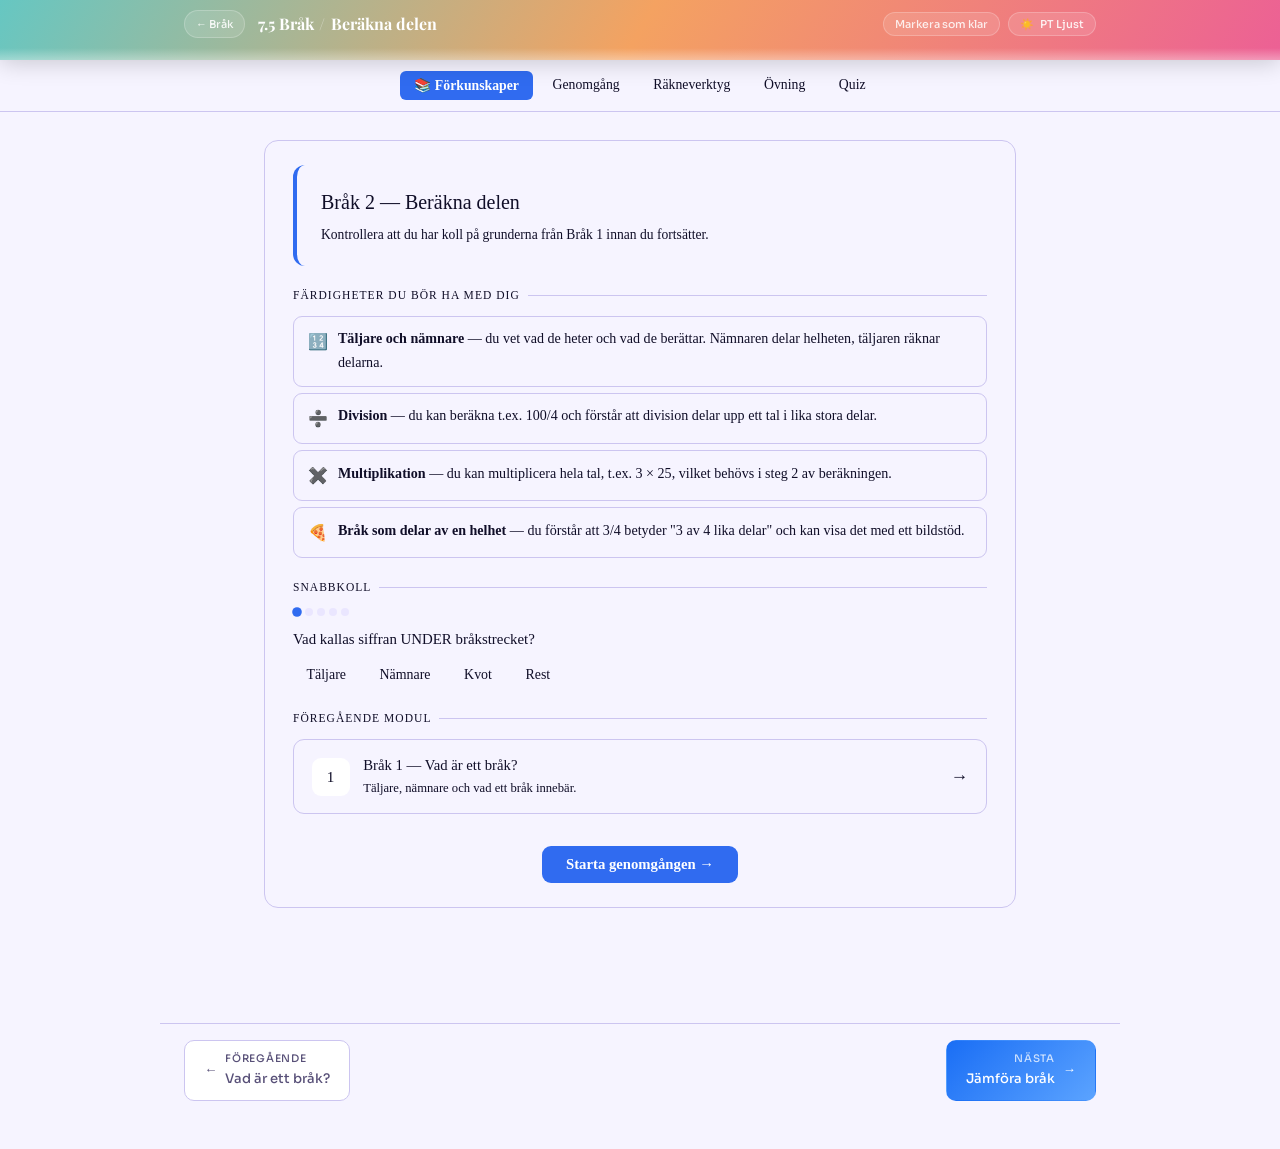
<file: ak7/7-5-brak/brak2.html>
<!DOCTYPE html>
<html lang="sv" data-theme="pt-light">
<head>
<meta charset="UTF-8">
<meta name="viewport" content="width=device-width, initial-scale=1.0">
<title>Bråk 2 — Beräkna delen</title>
<link rel="preconnect" href="https://fonts.googleapis.com" />
  <link rel="preconnect" href="https://fonts.gstatic.com" crossorigin />
  <link href="https://fonts.googleapis.com/css2?family=Sora:wght@300;400;500;600;700&family=Playfair+Display:ital,wght@0,700;1,400&display=swap" rel="stylesheet" />
<style>
/*
 * ═══════════════════════════════════════════════════════════════════
 *  portal.css  —  PT Matematik · Alfred Dalinskolan
 *  Patrick Tegnefur · Förstelärare & IT-pedagog
 *
 *  Importeras av alla sidor på portalen via:
 *    <link rel="stylesheet" href="[relativ sökväg]/portal.css">
 *
 *  STRUKTUR:
 *   1. Google Fonts-import
 *   2. Globala tokens (:root)
 *   3. Teman  — AD Ljust / AD Mörkt / PT Ljust / PT Mörkt
 *   4. Reset & bas
 *   5. Header  (portal-header, portal-back, portal-crumb, tema-toggle)
 *   6. Modul-navigation  (module-nav, mnav-btn)
 *   7. Gemensamma UI-komponenter
 *      — Knappar (tab-btn, start-btn, check-btn m.fl.)
 *      — Bråkvisning (fv)
 *      — Förkunskaps-quiz (mq-*)
 *      — Framstegsindikatorer (mq-pip, step-dot)
 *      — Färg-badges (pill-video, pill-sim m.fl.)
 *   8. Responsiv  (max-width: 600px)
 * ═══════════════════════════════════════════════════════════════════
 */

/* ── 1. TYPSNITT ──────────────────────────────────────────────────── */
/* ── 2. GLOBALA TOKENS ────────────────────────────────────────────── */
:root {
  --radius:  14px;
  --trans:   0.32s cubic-bezier(.4,0,.2,1);
  --font-d: 'Playfair Display', Georgia, serif;
  --font-b: 'Sora', sans-serif;
}

/* ═══════════════════════════════════════════════════════════════════
   3. TEMAN
   Varje tema definierar ALLA variabler fullständigt.
   Åk 7 = Blå · Åk 8 = Grön · Åk 9 = Röd/Rosa

   AD-färger:  Blågrön #00A19A · Guld #FBBC33 · Rosa #EC6095
               Grön #A2C617   · Gul #FFDE14
   PT-färger:  Blå #306BF0 · Röd #F03048 · Orange #FF8837
               Grön #39C762 · Klarblå #7179E8
   PT-gradient: #66C7C2 → #F4A261 → #EC6095
═══════════════════════════════════════════════════════════════════ */

/* ── AD LJUST ─────────────────────────────────────────────────────── */
[data-theme="ad-light"] {
  --bg:           #f2fbf8;
  --surface:      #ffffff;
  --surface2:     #e4f5ef;
  --border:       #b8ddd4;
  --text:         #0b1e18;
  --muted:        #527060;
  --hdr-bg:       linear-gradient(120deg, #00A19A 0%, #007870 100%);
  --hdr-text:     #ffffff;
  --stripe:       linear-gradient(90deg, #306BF0, #00A19A, #A2C617, #FBBC33, #EC6095, #FFDE14);
  --stripe-h:     3px;
  --stripe-fade:  rgba(255,255,255,0.30);
  --btn-active:   linear-gradient(90deg, #00A19A, #FBBC33);
  --accent:       #1a6ef5;
  --accent2:      #FBBC33;
  --hi:           #5ba3ff;
  --hi2:          #F4A261;
  --correct:      #18a348;
  --wrong:        #e02020;
  --link-hover:   #006a64;
  --shadow:       0 2px 12px rgba(0,161,154,.10);
  --shadow-hov:   0 8px 28px rgba(0,161,154,.22);
  /* Kolumn-gradienter */
  --c7a: #1a6ef5; --c7b: #5ba3ff;
  --c8a: #18a348; --c8b: #5dd68c;
  --c9a: #e02020; --c9b: #ff6060;
  /* Badges */
  --b7: #d8eaff; --b7t: #1040a0;
  --b8: #d0f5e0; --b8t: #0e6030;
  --b9: #ffd8d8; --b9t: #a01010;
  --badge-prog: #ede0ff; --badge-prog-t: #5c20c0;
  --badge-np:   #fff0cc; --badge-np-t:   #8a5c00;
}

/* ── AD MÖRKT ─────────────────────────────────────────────────────── */
[data-theme="ad-dark"] {
  --bg:           #0c1512;
  --surface:      #152018;
  --surface2:     #1c2c20;
  --border:       #283c2c;
  --text:         #e4f5ee;
  --muted:        #6a9878;
  --hdr-bg:       linear-gradient(120deg, #081a10 0%, #051208 100%);
  --hdr-text:     #e4f5ee;
  --stripe:       linear-gradient(90deg, #306BF0, #00A19A, #A2C617, #FBBC33, #EC6095, #FFDE14);
  --stripe-h:     3px;
  --stripe-fade:  rgba(255,255,255,0.12);
  --btn-active:   linear-gradient(90deg, #00A19A, #FBBC33);
  --accent:       #4ecb8a;
  --accent2:      #FBBC33;
  --hi:           #5dd68c;
  --hi2:          #F4A261;
  --correct:      #39C762;
  --wrong:        #F03048;
  --link-hover:   #ffffff;
  --shadow:       0 2px 16px rgba(0,0,0,.40);
  --shadow-hov:   0 8px 32px rgba(0,0,0,.60);
  --c7a: #1a6ef5; --c7b: #5ba3ff;
  --c8a: #18a348; --c8b: #5dd68c;
  --c9a: #e02020; --c9b: #ff6060;
  --b7: #0a2048; --b7t: #7ab0ff;
  --b8: #082a18; --b8t: #60d890;
  --b9: #380808; --b9t: #ff8080;
  --badge-prog: #2e1060; --badge-prog-t: #c090ff;
  --badge-np:   #3a2a00; --badge-np-t:   #ffd060;
}

/* ── PT LJUST ─────────────────────────────────────────────────────── */
[data-theme="pt-light"] {
  --bg:           #f6f4ff;
  --surface:      #ffffff;
  --surface2:     #eae6ff;
  --border:       #ccc5f0;
  --text:         #100e28;
  --muted:        #585078;
  --hdr-bg:       linear-gradient(120deg, #66C7C2 0%, #F4A261 50%, #EC6095 100%);
  --hdr-text:     #ffffff;
  --stripe:       linear-gradient(90deg, #66C7C2, #F4A261, #EC6095);
  --stripe-h:     4px;
  --stripe-fade:  rgba(255,255,255,0.35);
  --btn-active:   linear-gradient(90deg, #66C7C2, #EC6095);
  --accent:       #306BF0;
  --accent2:      #EC6095;
  --hi:           #5ba3ff;
  --hi2:          #F4A261;
  --correct:      #18a348;
  --wrong:        #e02020;
  --link-hover:   #306BF0;
  --shadow:       0 2px 14px rgba(48,107,240,.12);
  --shadow-hov:   0 8px 30px rgba(48,107,240,.22);
  --c7a: #1a6ef5; --c7b: #5ba3ff;
  --c8a: #18a348; --c8b: #5dd68c;
  --c9a: #e02020; --c9b: #ff6060;
  --b7: #dce8fe; --b7t: #1a4ecc;
  --b8: #d0f5e0; --b8t: #0e6030;
  --b9: #ffd8d8; --b9t: #a01010;
  --badge-prog: #ede0ff; --badge-prog-t: #5c20c0;
  --badge-np:   #fff0cc; --badge-np-t:   #8a5c00;
}

/* ── PT MÖRKT ─────────────────────────────────────────────────────── */
[data-theme="pt-dark"] {
  --bg:           #12101c;
  --surface:      #1c192c;
  --surface2:     #262238;
  --border:       #342e54;
  --text:         #eae8ff;
  --muted:        #8880b8;
  --hdr-bg:       linear-gradient(120deg, #66C7C2 0%, #F4A261 50%, #EC6095 100%);
  --hdr-text:     #ffffff;
  --stripe:       linear-gradient(90deg, #66C7C2, #F4A261, #EC6095);
  --stripe-h:     4px;
  --stripe-fade:  rgba(255,255,255,0.15);
  --btn-active:   linear-gradient(90deg, #66C7C2, #EC6095);
  --accent:       #6a9aff;
  --accent2:      #EC6095;
  --hi:           #80aaff;
  --hi2:          #F4A261;
  --correct:      #39C762;
  --wrong:        #F03048;
  --link-hover:   #ffffff;
  --shadow:       0 2px 16px rgba(48,107,240,.18);
  --shadow-hov:   0 8px 36px rgba(48,107,240,.35);
  --c7a: #1a6ef5; --c7b: #5ba3ff;
  --c8a: #18a348; --c8b: #5dd68c;
  --c9a: #e02020; --c9b: #ff6060;
  --b7: #16204a; --b7t: #80aaff;
  --b8: #082a18; --b8t: #60d890;
  --b9: #380808; --b9t: #ff8080;
  --badge-prog: #2e1060; --badge-prog-t: #c090ff;
  --badge-np:   #3a2a00; --badge-np-t:   #ffd060;
}

/* PT Mörkt — gradient-accenter på aktiva element */
[data-theme="pt-dark"] .tab-btn.active,
[data-theme="pt-dark"] .check-btn,
[data-theme="pt-dark"] .check-btn-main,
[data-theme="pt-dark"] .check-main,
[data-theme="pt-dark"] .start-btn,
[data-theme="pt-dark"] .mq-next-btn,
[data-theme="pt-dark"] .ex-next-big,
[data-theme="pt-dark"] .snav-btn.primary,
[data-theme="pt-dark"] .quiz-next,
[data-theme="pt-dark"] .row-check,
[data-theme="pt-dark"] .level-btn.active {
  background: #EC6095 !important;
  border-color: transparent !important;
  color: #fff !important;
}
[data-theme="pt-dark"] .progress-fill {
  background: linear-gradient(90deg, #66C7C2, #F4A261, #EC6095);
}
[data-theme="pt-dark"] .fv .fv-n  { color: #F4A261; }
[data-theme="pt-dark"] .fv .fv-b  { opacity: 0.5; }
[data-theme="pt-dark"] .rect-seg.on-a   { background: #66C7C2; color: #12101c; }
[data-theme="pt-dark"] .rect-seg.rs-one { background: #66C7C2; }
[data-theme="pt-dark"] .frac-card.fc-ok    { border-color: #39C762; background: rgba(57,199,98,0.1); }
[data-theme="pt-dark"] .frac-card:hover    { border-color: #66C7C2; }
[data-theme="pt-dark"] .sub-btn.active     { background: rgba(244,162,97,0.13); color: #F4A261; border-bottom: 2px solid #F4A261; }

/* AD Mörkt — tab-knapp */
[data-theme="ad-dark"] .tab-btn.active {
  background: linear-gradient(90deg, #00A19A, #FBBC33);
  border-color: transparent;
  color: #fff;
}

/* ═══════════════════════════════════════════════════════════════════
   4. RESET & BAS
═══════════════════════════════════════════════════════════════════ */
*, *::before, *::after { box-sizing: border-box; margin: 0; padding: 0; }

body {
  font-family: var(--font-b);
  background: var(--bg);
  color: var(--text);
  min-height: 100vh;
  transition: background var(--trans), color var(--trans);
}

/* ═══════════════════════════════════════════════════════════════════
   5. HEADER
═══════════════════════════════════════════════════════════════════ */
.portal-header {
  background: var(--hdr-bg);
  color: var(--hdr-text);
  position: sticky;
  top: 0;
  z-index: 200;
  box-shadow: 0 2px 24px rgba(0,0,0,.20);
}

.portal-header::after {
  content: '';
  display: block;
  height: 12px;
  background: linear-gradient(to bottom, transparent, var(--stripe-fade));
  pointer-events: none;
}

.portal-header-inner {
  max-width: 960px;
  margin: 0 auto;
  padding: 0 1.5rem;
  display: flex;
  align-items: center;
  justify-content: space-between;
  gap: 1rem;
  height: 48px;
}

.portal-header-left {
  display: flex;
  align-items: center;
  gap: 0.8rem;
}

/* Tillbaka-länk */
.portal-back {
  display: flex;
  align-items: center;
  gap: 0.35rem;
  background: rgba(255,255,255,0.12);
  border: 1px solid rgba(255,255,255,0.22);
  border-radius: 30px;
  padding: 4px 11px;
  cursor: pointer;
  color: rgba(255,255,255,0.9);
  font-size: 0.68rem;
  font-family: var(--font-b);
  font-weight: 500;
  text-decoration: none;
  transition: background 0.2s;
  white-space: nowrap;
}
.portal-back:hover { background: rgba(255,255,255,0.22); }

/* Brödsmulor */
.portal-crumb {
  display: flex;
  align-items: center;
  gap: 0.35rem;
  font-family: var(--font-d);
  font-size: 1rem;
  font-weight: 700;
  color: var(--hdr-text);
}
.portal-crumb-sep { opacity: 0.4; font-weight: 300; }

/* Tema-toggle */
.portal-theme-toggle {
  display: flex;
  align-items: center;
  gap: 0.4rem;
  background: rgba(255,255,255,0.12);
  border: 1px solid rgba(255,255,255,0.22);
  border-radius: 30px;
  padding: 4px 11px;
  cursor: pointer;
  color: rgba(255,255,255,0.9);
  font-size: 0.68rem;
  font-family: var(--font-b);
  font-weight: 500;
  transition: background 0.2s;
  white-space: nowrap;
}
.portal-theme-toggle:hover { background: rgba(255,255,255,0.22); }

/* Klar-indikator och -knapp */
.done-ind {
  font-size: 0.72rem;
  font-family: var(--font-b);
  color: var(--correct);
  background: rgba(24,163,72,0.12);
  border: 1px solid rgba(24,163,72,0.25);
  border-radius: 20px;
  padding: 3px 10px;
  display: none;
}
.done-ind.show { display: inline-block; }

.done-hdr-btn {
  background: rgba(255,255,255,0.12);
  border: 1px solid rgba(255,255,255,0.22);
  color: rgba(255,255,255,0.85);
  border-radius: 20px;
  padding: 4px 11px;
  cursor: pointer;
  font-size: 0.68rem;
  font-family: var(--font-b);
  font-weight: 500;
  transition: background 0.2s;
  white-space: nowrap;
}
.done-hdr-btn:hover { background: rgba(255,255,255,0.22); }

/* ═══════════════════════════════════════════════════════════════════
   6. MODUL-NAVIGATION  (Föregående / Nästa)
═══════════════════════════════════════════════════════════════════ */
.module-nav {
  max-width: 960px;
  margin: 2rem auto 0;
  padding: 1rem 1.5rem 3rem;
  display: flex;
  justify-content: space-between;
  align-items: center;
  gap: 1rem;
  border-top: 1px solid var(--border);
}

.mnav-btn {
  display: flex;
  align-items: center;
  gap: 0.5rem;
  padding: 0.6rem 1.2rem;
  border-radius: 10px;
  border: 1px solid var(--border);
  background: var(--surface);
  color: var(--muted);
  font-size: 0.82rem;
  font-family: var(--font-b);
  font-weight: 500;
  text-decoration: none;
  transition: all 0.18s;
  cursor: pointer;
}
.mnav-btn:hover {
  border-color: var(--accent);
  color: var(--text);
  background: var(--surface2);
}
.mnav-btn.primary {
  background: linear-gradient(135deg, var(--c7a), var(--c7b));
  border-color: transparent;
  color: #fff;
}
.mnav-btn.primary:hover { opacity: 0.9; }
.mnav-btn.primary .mnav-label { color: rgba(255,255,255,0.75); }
.mnav-btn.primary .mnav-title { color: #fff; }

.mnav-label {
  font-size: 0.65rem;
  text-transform: uppercase;
  letter-spacing: 0.07em;
  color: var(--muted);
  display: block;
}
.mnav-title  { display: block; }
.mnav-spacer { flex: 1; }

/* ═══════════════════════════════════════════════════════════════════
   7. GEMENSAMMA UI-KOMPONENTER
═══════════════════════════════════════════════════════════════════ */

/* ── Tab-navigation ───────────────────────────────────────────────── */
.nav-tabs {
  display: flex;
  justify-content: center;
  gap: 0.35rem;
  padding: 0.7rem 1rem;
  background: var(--surface);
  border-bottom: 1px solid var(--border);
  flex-wrap: wrap;
  position: sticky;
  top: 60px;
  z-index: 100;
}

.tab-btn {
  background: none;
  border: 1px solid var(--border);
  border-radius: 8px;
  padding: 0.38rem 0.9rem;
  cursor: pointer;
  font-family: var(--font-b);
  font-size: 0.82rem;
  color: var(--muted);
  transition: all 0.18s;
  white-space: nowrap;
}
.tab-btn:hover  { border-color: var(--accent); color: var(--text); }
.tab-btn.active {
  background: var(--accent);
  border-color: var(--accent);
  color: #fff;
  font-weight: 600;
}

/* ── Bråkvisning (fv) ─────────────────────────────────────────────── */
.fv {
  display: inline-flex;
  flex-direction: column;
  align-items: center;
  line-height: 1.1;
  margin: 0 0.22rem;
  vertical-align: middle;
  gap: 1px;
  margin-top: 0.15em;
  margin-bottom: 0.15em;
}
.fv .fv-n { font-family: var(--font-b); color: var(--accent); font-weight: 500; }
.fv .fv-b { width: 100%; min-width: 1em; height: 1.5px; background: currentColor; border-radius: 1px; opacity: 0.6; }
.fv .fv-d { font-family: var(--font-b); }
.fv.fv-sm .fv-n, .fv.fv-sm .fv-d { font-size: 0.82em; }
.fv.fv-md .fv-n, .fv.fv-md .fv-d { font-size: 1.05em; }
.fv.fv-lg .fv-n, .fv.fv-lg .fv-d { font-size: 1.4em; }

/* ── Segmentstaplar (rektanglar) ──────────────────────────────────── */
.rect-seg {
  flex: 1;
  border-right: 1px solid rgba(0,0,0,0.20);
  display: flex;
  align-items: center;
  justify-content: center;
  font-family: var(--font-b);
  font-size: 0.7rem;
  font-weight: 600;
  transition: background 0.25s;
}
.rect-seg:last-child { border-right: none; }
.rect-seg.on-a  { background: var(--accent); color: #fff; }
.rect-seg.on-b  { background: var(--hi2);    color: #1a1200; font-weight: 600; }
.rect-seg.off   { background: var(--surface2); color: var(--muted); }
.rect-seg.rs-one { background: var(--accent); }

/* ── Förkunskaps-quiz (mq-*) ──────────────────────────────────────── */
.mq-pips, .mq-progress {
  display: flex;
  gap: 3px;
  margin-bottom: 0.6rem;
}
.mq-pip {
  width: 8px; height: 8px;
  border-radius: 50%;
  background: var(--surface2);
  border: 1px solid var(--border);
  transition: all 0.2s;
}
.mq-pip.ok  { background: var(--correct); border-color: var(--correct); }
.mq-pip.bad,
.mq-pip.err { background: var(--wrong);   border-color: var(--wrong); }
.mq-pip.cur { background: var(--accent);  border-color: var(--accent); transform: scale(1.2); }

.mq-opt {
  background: var(--surface2);
  border: 1.5px solid var(--border);
  border-radius: 8px;
  padding: 0.38rem 0.85rem;
  cursor: pointer;
  font-family: var(--font-b);
  font-size: 0.87rem;
  color: var(--muted);
  transition: all 0.15s;
}
.mq-opt:hover       { border-color: var(--accent); color: var(--text); }
.mq-opt.mq-ok,
.mq-opt.ok          { border-color: var(--correct); background: rgba(24,163,72,0.10); color: var(--correct); }
.mq-opt.mq-err,
.mq-opt.err         { border-color: var(--wrong); background: rgba(224,32,32,0.10); color: var(--wrong); }
.mq-opt.mq-reveal,
.mq-opt.reveal      { border-color: var(--correct); color: var(--correct); }

.mq-fb, .ex-fb {
  font-size: 0.82rem;
  color: var(--muted);
  margin-top: 0.4rem;
  min-height: 1.2em;
  border-radius: 6px;
  padding: 0.3rem 0.5rem;
}
.mq-fb.ok, .ex-fb.ok     { color: var(--correct); }
.mq-fb.bad, .mq-fb.mq-fb-err,
.ex-fb.bad               { color: var(--wrong); }
.mq-fb.show, .ex-fb.show { display: block; }

.mq-next-btn, .mq-next, .quiz-next {
  background: var(--accent);
  border: none;
  color: #fff;
  border-radius: 7px;
  padding: 0.38rem 0.9rem;
  cursor: pointer;
  font-family: var(--font-b);
  font-size: 0.82rem;
  font-weight: 500;
  margin-top: 0.5rem;
  display: none;
  transition: opacity 0.15s;
}
.mq-next-btn.show,
.mq-next.show,
.quiz-next.show  { display: inline-block; }
.mq-next-btn:hover,
.mq-next:hover,
.quiz-next:hover { opacity: 0.85; }

/* ── Knappar ──────────────────────────────────────────────────────── */
.start-btn, .check-main, .ex-next-big {
  background: var(--accent);
  border: none;
  color: #fff;
  border-radius: 9px;
  padding: 0.55rem 1.3rem;
  cursor: pointer;
  font-family: var(--font-b);
  font-size: 0.88rem;
  font-weight: 600;
  transition: opacity 0.15s, transform 0.15s;
  display: inline-block;
}
.start-btn:hover,
.check-main:hover,
.ex-next-big:hover { opacity: 0.88; transform: translateY(-1px); }

.check-btn, .row-check {
  background: var(--accent);
  border: none;
  color: #fff;
  border-radius: 7px;
  padding: 0.4rem 1rem;
  cursor: pointer;
  font-family: var(--font-b);
  font-size: 0.82rem;
  font-weight: 600;
  transition: opacity 0.15s;
}
.check-btn:hover, .row-check:hover { opacity: 0.85; }

/* ── Navigationspunktar (steg-genomgång) ──────────────────────────── */
.step-dot {
  width: 8px; height: 8px;
  border-radius: 50%;
  background: var(--surface2);
  border: 1px solid var(--border);
  cursor: pointer;
  transition: all 0.2s;
}
.step-dot:hover  { border-color: var(--accent); }
.step-dot.active {
  background: var(--accent);
  border-color: var(--accent);
  width: 18px;
  border-radius: 4px;
}

/* ── Framsteg / progress ──────────────────────────────────────────── */
.progress-fill {
  height: 100%;
  background: linear-gradient(90deg, var(--c7a), var(--c7b));
  border-radius: 4px;
  transition: width 0.5s ease;
}

/* ── Pills (typ-indikatorer) ──────────────────────────────────────── */
.pill { font-size: 0.62rem; font-weight: 600; letter-spacing: 0.04em; padding: 2px 8px; border-radius: 10px; border: 1px solid transparent; }
.pill-video  { background: #fff0e0; color: #c05000; border-color: #f5c080; }
.pill-sim    { background: #e0f0ff; color: #005090; border-color: #80c0f5; }
.pill-drill  { background: #e8ffe8; color: #006020; border-color: #80d880; }
.pill-pdf    { background: #f5e8ff; color: #600090; border-color: #c080f0; }

[data-theme="ad-dark"] .pill-video,
[data-theme="pt-dark"] .pill-video { background: #3a1800; color: #ffb060; border-color: #804000; }
[data-theme="ad-dark"] .pill-sim,
[data-theme="pt-dark"] .pill-sim   { background: #001830; color: #80c8ff; border-color: #004080; }
[data-theme="ad-dark"] .pill-drill,
[data-theme="pt-dark"] .pill-drill { background: #001a00; color: #60e060; border-color: #004800; }
[data-theme="ad-dark"] .pill-pdf,
[data-theme="pt-dark"] .pill-pdf   { background: #200030; color: #d080ff; border-color: #500080; }

/* ── Programmering & NP badges ────────────────────────────────────── */
.badge-prog { background: var(--badge-prog); color: var(--badge-prog-t); }
.badge-np   { background: var(--badge-np);   color: var(--badge-np-t); }

/* ── Kort (card) ──────────────────────────────────────────────────── */
.card {
  background: var(--surface);
  border: 1px solid var(--border);
  border-radius: var(--radius);
  padding: 1.25rem 1.5rem;
  margin-bottom: 1rem;
}

/* ── Info-ruta ────────────────────────────────────────────────────── */
.info-box {
  background: var(--surface2);
  border-left: 3px solid var(--accent);
  border-radius: 0 8px 8px 0;
  padding: 0.6rem 0.9rem;
  font-size: 0.88rem;
  color: var(--text);
  margin-bottom: 0.9rem;
}

/* ── Highlight-ruta ───────────────────────────────────────────────── */
.hl {
  background: var(--surface2);
  border-radius: 8px;
  padding: 0.6rem 0.9rem;
  font-size: 0.9rem;
}
.hl.gold { border-left: 3px solid var(--hi2); }
.hl.blue { border-left: 3px solid var(--accent); }

/* ── Quiz-komponenter ─────────────────────────────────────────────── */
.quiz-opt {
  background: var(--surface2);
  border: 1px solid var(--border);
  border-radius: 8px;
  padding: 0.6rem 0.9rem;
  cursor: pointer;
  font-size: 0.88rem;
  color: var(--muted);
  font-family: var(--font-b);
  text-align: center;
  transition: all 0.18s;
  display: flex;
  align-items: center;
  justify-content: center;
  min-height: 44px;
}
.quiz-opt:hover   { border-color: var(--accent); color: var(--text); }
.quiz-opt.correct { border-color: var(--correct); background: rgba(24,163,72,0.10); color: var(--correct); }
.quiz-opt.wrong   { border-color: var(--wrong);   background: rgba(224,32,32,0.10); color: var(--wrong); }

.quiz-fb {
  font-size: 0.85rem;
  margin-top: 0.6rem;
  padding: 0.4rem 0.6rem;
  border-radius: 6px;
  display: none;
  color: var(--muted);
}
.quiz-fb.show { display: block; }
.quiz-fb.ok   { color: var(--correct); }
.quiz-fb.bad  { color: var(--wrong); }

/* ── Lärar-tips (teacher-guide) ───────────────────────────────────── */
.teacher-guide {
  margin-top: 1rem;
  border: 1px solid var(--border);
  border-radius: 10px;
  overflow: hidden;
}
.tg-header {
  display: flex;
  align-items: center;
  gap: 0.5rem;
  padding: 0.6rem 0.9rem;
  cursor: pointer;
  font-size: 0.82rem;
  color: var(--muted);
  background: var(--surface2);
  user-select: none;
  transition: background 0.15s;
}
.tg-header:hover         { background: var(--border); }
.tg-chevron              { margin-left: auto; font-size: 0.7rem; transition: transform 0.25s; }
.tg-header.open .tg-chevron { transform: rotate(180deg); }
.tg-body {
  padding: 0.8rem 1rem;
  font-size: 0.84rem;
  color: var(--muted);
  line-height: 1.65;
  display: flex;
  flex-direction: column;
  gap: 0.5rem;
}
.tg-body strong { color: var(--text); }

/* ─── 8. RESPONSIV ────────────────────────────────────────────────── */
@media (max-width: 600px) {
  .portal-header-inner { padding: 0 1rem; height: 52px; }
  .portal-crumb        { font-size: 0.85rem; }
  .module-nav          { padding: 0.75rem 1rem 2rem; }
  .mnav-btn            { font-size: 0.75rem; padding: 0.5rem 0.9rem; }
  .nav-tabs            { padding: 0.5rem 0.75rem; gap: 0.25rem; top: 52px; }
  .tab-btn             { font-size: 0.75rem; padding: 0.3rem 0.7rem; }
}

/* ══ SIDSPECIFIK CSS ══════════════════════════════════════════════ */
*{box-sizing:border-box;margin:0;padding:0;}
body{background:var(--bg);color:var(--text);font-family:var(--sans);font-size:16px;line-height:1.7;min-height:100vh;transition:background 0.3s,color 0.3s;}

/* ── Topbar ── */
.topbar{display:flex;align-items:center;gap:0.7rem;padding:0.55rem 1.25rem;background:var(--bg2);border-bottom:1px solid var(--border);flex-wrap:wrap;}
.back-btn{display:inline-flex;align-items:center;gap:0.35rem;font-size:0.78rem;color:var(--text3);text-decoration:none;font-family:var(--sans);border:1px solid var(--border2);border-radius:6px;padding:0.2rem 0.6rem;transition:all 0.15s;white-space:nowrap;}
.back-btn:hover{color:var(--text);border-color:var(--accent);}
.tb-frac{display:inline-flex;flex-direction:column;align-items:center;gap:1px;font-family:var(--mono);font-size:0.85rem;font-weight:500;line-height:1;color:var(--text3);}
.tb-frac .tbn{color:var(--accent);}
.tb-frac .tbb{width:100%;height:1.5px;background:var(--text3);border-radius:1px;}
.topbar-title{font-family:var(--serif);font-size:1rem;font-weight:400;color:var(--text2);}
.topbar-right{margin-left:auto;display:flex;align-items:center;gap:0.5rem;flex-wrap:wrap;}

/* ── Theme switcher ── */
.theme-switcher{display:flex;gap:4px;align-items:center;}
.theme-dot{width:18px;height:18px;border-radius:50%;border:2px solid transparent;cursor:pointer;transition:all 0.15s;flex-shrink:0;}
.theme-dot:hover{transform:scale(1.2);}
.theme-dot.active{border-color:var(--text);transform:scale(1.15);}
.theme-dot[data-t="pt"]     {background:linear-gradient(135deg,#1a6ef5,#F4A261,#EC6095);border:2px solid #ccc5f0;}
    <div style="width:16px;height:16px;border-radius:50%;background:linear-gradient(135deg,#0d0d0f 40%,#66C7C2);border:2px solid #333;cursor:pointer;" class="tdot" data-t="pt-dark" onclick="setTheme('pt-dark',this)" title="PT Mörkt"></div>

/* Done badge/btn */
.done-indicator{display:none;font-size:0.74rem;font-family:var(--mono);color:var(--hi);background:rgba(var(--hi-rgb,240,180,41),0.12);border:1px solid rgba(240,180,41,0.25);border-radius:5px;padding:0.14rem 0.5rem;}
.done-btn{background:var(--surface);border:1px solid var(--border2);color:var(--text3);border-radius:6px;padding:0.2rem 0.6rem;cursor:pointer;font-size:0.76rem;font-family:var(--sans);transition:all 0.15s;white-space:nowrap;}
.done-btn:hover{border-color:var(--accent);color:var(--accent);}

/* ── Main nav ── */
.nav-tabs{display:flex;justify-content:center;gap:0.3rem;padding:0.7rem 1rem;background:var(--bg2);border-bottom:1px solid var(--border);flex-wrap:wrap;}
.tab-btn{background:transparent;border:1px solid var(--border2);color:var(--text2);padding:0.36rem 0.9rem;border-radius:6px;cursor:pointer;font-family:var(--sans);font-size:0.86rem;font-weight:500;transition:all 0.18s;}
.tab-btn:hover{border-color:var(--accent);color:var(--text);}
.tab-btn.active{background:var(--accent);border-color:var(--accent);color:#fff;}

/* ── Sub-tabs ── */
.sub-tabs{display:flex;border:1px solid var(--border2);border-radius:8px;overflow:hidden;margin-bottom:1.2rem;flex-wrap:wrap;}
.sub-btn{background:transparent;border:none;border-right:1px solid var(--border2);color:var(--text3);padding:0.4rem 1rem;cursor:pointer;font-family:var(--sans);font-size:0.81rem;font-weight:500;transition:all 0.15s;flex:1;white-space:nowrap;}
.sub-btn:last-child{border-right:none;}
.sub-btn:hover{background:var(--surface);color:var(--text2);}
.sub-btn.active{background:rgba(26,110,245,0.10);color:var(--accent);border-bottom:2px solid var(--accent);}

/* ── Layout ── */
.main{max-width:800px;margin:0 auto;padding:1.75rem 1.5rem 4rem;}
.section{display:none;}.section.active{display:block;}
.subpanel{display:none;}.subpanel.active{display:block;}

/* ── Cards ── */
.card{background:var(--bg2);border:1px solid var(--border);border-radius:14px;padding:1.5rem 1.75rem;margin-bottom:1.2rem;}
.card-title{font-family:var(--serif);font-size:1.35rem;font-weight:400;color:var(--text);margin-bottom:0.35rem;}
.card-lead{color:var(--text2);margin-bottom:1.1rem;font-size:0.93rem;}

/* ── Vertical fraction ── */
.fv{display:inline-flex;flex-direction:column;align-items:center;line-height:1.1;margin:0 0.22rem;vertical-align:middle;gap:1px;}
.fv .fv-n{font-family:var(--mono);color:var(--accent);font-weight:500;}
.fv .fv-b{width:100%;min-width:1ch;height:2px;background:currentColor;border-radius:1px;opacity:0.7;}
.fv .fv-d{font-family:var(--mono);color:var(--text2);font-weight:500;}
.fv-sm .fv-n,.fv-sm .fv-d{font-size:0.85rem;}
.fv-md .fv-n,.fv-md .fv-d{font-size:1.15rem;}
.fv-lg .fv-n,.fv-lg .fv-d{font-size:1.7rem;}
.fv-xl .fv-n,.fv-xl .fv-d{font-size:2.5rem;}
.fv-xl .fv-b{height:3px;}

/* ── Info/highlight boxes ── */
.info-box{background:var(--bg3);border-left:3px solid var(--accent);border-radius:0 10px 10px 0;padding:0.85rem 1rem;margin:0.9rem 0;font-size:0.92rem;color:var(--text2);}
.info-box strong{color:var(--text);}
.hl{border-radius:10px;padding:0.85rem 1rem;margin:0.9rem 0;font-size:0.92rem;border:1px solid;}
.hl.blue{background:rgba(79,156,249,0.07);border-color:rgba(79,156,249,0.2);}
.hl.gold{background:rgba(240,180,41,0.07);border-color:rgba(240,180,41,0.2);}
.hl.teal{background:rgba(45,212,191,0.07);border-color:rgba(45,212,191,0.2);}
.hl.green{background:rgba(74,222,128,0.07);border-color:rgba(74,222,128,0.2);}

/* ── Step blocks ── */
.step-block{display:flex;align-items:flex-start;gap:0.85rem;margin-bottom:0.9rem;}
.step-num{background:var(--surface);border:1px solid var(--border2);border-radius:50%;width:33px;height:33px;display:flex;align-items:center;justify-content:center;font-family:var(--mono);font-size:0.83rem;color:var(--accent);flex-shrink:0;font-weight:500;}
.step-title{font-weight:600;color:var(--text);margin-bottom:0.12rem;font-size:0.93rem;}
.step-body{font-size:0.88rem;color:var(--text2);}

/* ── Genomgång stepper ── */
.gstep{display:none;}.gstep.active{display:block;}
.step-nav{display:flex;align-items:center;justify-content:space-between;gap:1rem;margin-top:1.4rem;flex-wrap:wrap;}
.snav-btn{background:var(--surface);border:1px solid var(--border2);color:var(--text2);border-radius:8px;padding:0.42rem 1.05rem;cursor:pointer;font-family:var(--sans);font-size:0.87rem;font-weight:500;transition:all 0.18s;}
.snav-btn:hover{border-color:var(--accent);color:var(--text);}
.snav-btn.primary{background:var(--accent);border-color:var(--accent);color:#fff;}
.snav-btn.primary:hover{opacity:0.85;}
.snav-btn:disabled{opacity:0.28;cursor:default;pointer-events:none;}
.step-dots{display:flex;gap:5px;align-items:center;}
.step-dot{width:7px;height:7px;border-radius:50%;background:var(--surface2);border:1px solid var(--border2);transition:all 0.2s;cursor:pointer;}
.step-dot.active{background:var(--accent);border-color:var(--accent);width:18px;border-radius:4px;}

/* ── Controls ── */
.ctrl-row{display:flex;align-items:center;gap:0.85rem;flex-wrap:wrap;margin-bottom:0.7rem;}
label{font-size:0.87rem;color:var(--text2);}
input[type=range]{-webkit-appearance:none;height:4px;background:var(--surface2);border-radius:4px;outline:none;cursor:pointer;flex:1;min-width:80px;}
input[type=range]::-webkit-slider-thumb{-webkit-appearance:none;width:16px;height:16px;background:var(--accent);border-radius:50%;cursor:pointer;}
.vbadge{background:var(--surface);border:1px solid var(--border2);border-radius:6px;padding:0.16rem 0.5rem;font-family:var(--mono);font-size:0.83rem;color:var(--hi);min-width:2.5rem;text-align:center;}

/* ── Beräkna steg-visualizer ── */
.calc-visual{display:grid;grid-template-columns:1fr auto 1fr;align-items:center;gap:1rem;margin:1.25rem 0;flex-wrap:wrap;}
.calc-box{background:var(--bg3);border:1px solid var(--border2);border-radius:12px;padding:1rem;text-align:center;}
.calc-box-label{font-size:0.72rem;text-transform:uppercase;letter-spacing:0.08em;color:var(--text3);font-family:var(--mono);margin-bottom:0.4rem;}
.calc-box-val{font-family:var(--mono);font-size:1.6rem;font-weight:500;color:var(--text);}
.calc-box-val.accent{color:var(--accent);}
.calc-box-val.hi{color:var(--hi);}
.calc-box-val.hi2{color:var(--hi2);}
.calc-arrow{font-size:1.4rem;color:var(--text3);text-align:center;}

/* ── Bar visualizer ── */
.bar-track{height:38px;background:var(--surface);border-radius:8px;overflow:hidden;margin:0.75rem 0;position:relative;border:1px solid var(--border2);}
.bar-fill{height:100%;border-radius:8px 0 0 8px;transition:width 0.4s ease;display:flex;align-items:center;justify-content:flex-end;padding-right:8px;}
.bar-fill-label{font-size:0.75rem;font-family:var(--mono);font-weight:500;color:#fff;white-space:nowrap;}
.bar-ticks{display:flex;justify-content:space-between;font-size:0.72rem;color:var(--text3);font-family:var(--mono);margin-top:0.25rem;}

/* ── Animated calculation lines ── */
@keyframes slideIn {
  from { opacity:0; transform:translateY(8px); }
  to   { opacity:1; transform:translateY(0); }
}
.calc-line {
  opacity:0;
  font-family:var(--mono);
  font-size:1rem;
  color:var(--text2);
  line-height:1.9;
  display:flex;
  align-items:center;
  gap:0.4rem;
  flex-wrap:wrap;
}
.calc-line.visible { animation: slideIn 0.35s ease forwards; }
.calc-line .cl-q  { color:var(--text3); }
.calc-line .cl-hi { color:var(--hi); font-weight:600; }
.calc-line .cl-hi2{ color:var(--hi2); font-weight:600; }
.calc-line .cl-acc{ color:var(--accent); font-weight:600; }
.calc-line .cl-ans{ color:var(--hi); font-size:1.15rem; font-weight:700; }

/* question label above the block */
.calc-task {
  font-family:var(--mono);
  font-size:1rem;
  color:var(--text);
  margin-bottom:0.6rem;
  display:flex;align-items:center;gap:0.4rem;flex-wrap:wrap;
}

.calc-block {
  background:var(--bg3);
  border-radius:12px;
  padding:1.1rem 1.3rem;
  margin:0.9rem 0;
  display:flex;
  flex-direction:column;
  gap:0;
}

/* bar segments */
.seg-row { display:flex; gap:4px; margin:0.6rem 0 0.3rem; }
.seg {
  flex:1;
  height:40px;
  border-radius:5px;
  display:flex;align-items:center;justify-content:center;
  font-family:var(--mono);font-size:0.78rem;font-weight:500;
  transition:background 0.3s, color 0.3s;
  border:1px solid transparent;
}
.seg.inactive { background:var(--surface2); color:var(--text3); border-color:var(--border); }
.seg.one      { background:var(--accent);   color:#fff; border-color:rgba(79,156,249,0.4); }
.seg.selected { background:var(--hi);       color:#1a1200; border-color:rgba(240,180,41,0.4); }
.seg.rest     { background:var(--surface2); color:var(--text3); border-color:var(--border); }

/* ── Teacher guide ── */
.teacher-guide {
  background:rgba(240,180,41,0.06);
  border:1px solid rgba(240,180,41,0.18);
  border-radius:12px;
  margin-top:1.1rem;
  overflow:hidden;
}
.tg-header {
  display:flex;align-items:center;gap:0.5rem;
  padding:0.65rem 1rem;
  cursor:pointer;
  user-select:none;
  font-size:0.84rem;font-weight:500;color:var(--hi);
}
.tg-header:hover { background:rgba(240,180,41,0.05); }
.tg-icon { font-size:1rem; }
.tg-chevron { margin-left:auto; font-size:0.7rem; color:var(--text3); transition:transform 0.2s; }
.tg-chevron.open { transform:rotate(180deg); }
.tg-body {
  display:none;
  padding:0 1rem 1rem;
  font-size:0.87rem;color:var(--text2);line-height:1.7;
}
.tg-body.open { display:block; }
.tg-body p { margin-bottom:0.5rem; }
.tg-body strong { color:var(--text); }

/* animate btn */
.anim-btn {
  background:var(--surface);border:1px solid var(--border2);color:var(--text2);
  border-radius:7px;padding:0.3rem 0.8rem;cursor:pointer;
  font-size:0.8rem;font-family:var(--sans);transition:all 0.15s;
  margin-top:0.75rem;display:inline-flex;align-items:center;gap:0.35rem;
}
.anim-btn:hover{border-color:var(--accent);color:var(--text);}
/* ── Förkunskapsflik ── */
.prereq-hero{background:var(--bg3);border-radius:12px;padding:1.25rem 1.5rem;margin-bottom:1.25rem;border-left:4px solid var(--accent);}
.prereq-hero-title{font-family:var(--serif);font-size:1.25rem;color:var(--text);margin-bottom:0.25rem;}
.prereq-hero-sub{font-size:0.85rem;color:var(--text2);}
.prereq-sec-title{font-size:0.72rem;text-transform:uppercase;letter-spacing:0.09em;color:var(--text3);font-family:var(--mono);margin-bottom:0.65rem;display:flex;align-items:center;gap:0.5rem;}
.prereq-sec-title::after{content:'';flex:1;height:1px;background:var(--border);}
.skill-list{display:flex;flex-direction:column;gap:0.4rem;margin-bottom:1.25rem;}
.skill-item{display:flex;align-items:flex-start;gap:0.65rem;background:var(--bg3);border-radius:9px;padding:0.65rem 0.85rem;font-size:0.88rem;color:var(--text2);border:1px solid var(--border);}
.skill-icon{font-size:1rem;flex-shrink:0;margin-top:0.05rem;}
.skill-item strong{color:var(--text);}
.mq-q{font-size:0.93rem;color:var(--text);font-weight:500;margin-bottom:0.55rem;line-height:1.6;}
.mq-opts{display:flex;flex-wrap:wrap;gap:0.4rem;margin-bottom:0.5rem;}
.mq-opt{background:var(--bg3);border:1.5px solid var(--border2);border-radius:8px;padding:0.38rem 0.85rem;cursor:pointer;font-family:var(--mono);font-size:0.87rem;color:var(--text2);transition:all 0.15s;}
.mq-opt:hover{border-color:var(--accent);color:var(--text);}
.mq-opt.mq-ok{border-color:var(--correct);background:rgba(74,222,128,0.1);color:var(--correct);}
.mq-opt.mq-err{border-color:var(--wrong);background:rgba(249,112,102,0.08);color:var(--wrong);}
.mq-opt.mq-reveal{border-color:var(--correct);color:var(--correct);}
.mq-fb{font-size:0.82rem;min-height:1.2em;margin-bottom:0.9rem;padding:0.5rem 0.75rem;border-radius:7px;display:none;}
.mq-fb.show{display:block;}
.mq-fb.ok{background:rgba(74,222,128,0.08);color:var(--correct);border:1px solid rgba(74,222,128,0.2);}
.mq-fb.bad{background:rgba(249,112,102,0.08);color:var(--wrong);border:1px solid rgba(249,112,102,0.2);}
.mq-pips{display:flex;gap:4px;margin-bottom:0.75rem;}
.mq-pip{width:8px;height:8px;border-radius:50%;background:var(--surface2);border:1px solid var(--border2);transition:all 0.2s;}
.mq-pip.ok{background:var(--correct);border-color:var(--correct);}
.mq-pip.bad{background:var(--wrong);border-color:var(--wrong);}
.mq-pip.cur{background:var(--accent);border-color:var(--accent);transform:scale(1.2);}
.mq-next-btn{background:var(--accent);border:none;color:#fff;border-radius:7px;padding:0.38rem 1rem;cursor:pointer;font-family:var(--sans);font-size:0.84rem;font-weight:500;display:none;transition:opacity 0.15s;}
.mq-next-btn.show{display:inline-block;}
.mq-next-btn:hover{opacity:0.85;}
.prev-mod-link{display:flex;align-items:center;gap:0.85rem;background:var(--bg3);border:1px solid var(--border);border-radius:11px;padding:0.85rem 1.1rem;cursor:pointer;transition:border-color 0.15s;text-decoration:none;color:inherit;}
.prev-mod-link:hover{border-color:var(--accent);}
.pml-num{width:38px;height:38px;border-radius:9px;background:var(--surface);border:1px solid var(--border2);display:flex;align-items:center;justify-content:center;font-family:var(--mono);font-size:0.95rem;color:var(--text3);flex-shrink:0;}
.pml-title{font-size:0.92rem;color:var(--text);font-weight:500;}
.pml-desc{font-size:0.79rem;color:var(--text3);}
.pml-arrow{margin-left:auto;font-size:1.1rem;color:var(--text3);}
.start-btn{background:var(--accent);border:none;color:#fff;border-radius:9px;padding:0.6rem 1.5rem;cursor:pointer;font-family:var(--sans);font-size:0.92rem;font-weight:600;transition:opacity 0.15s;margin-top:0.5rem;}
.start-btn:hover{opacity:0.85;}


/* ── Level picker ── */
.level-btn{background:var(--bg3);border:1px solid var(--border2);border-radius:10px;padding:0.5rem 0.9rem;cursor:pointer;font-family:var(--sans);display:flex;flex-direction:column;align-items:flex-start;gap:0.1rem;transition:all 0.18s;min-width:120px;}
.level-btn:hover{border-color:var(--accent);}
.level-btn.active{border-color:var(--accent);background:rgba(26,110,245,0.08);}
.lb-icon{font-size:1.1rem;}
.lb-label{font-size:0.83rem;font-weight:600;color:var(--text);}
.lb-desc{font-size:0.71rem;color:var(--text3);font-family:var(--mono);}
.level-btn.active .lb-label{color:var(--accent);}

/* ── Singapore bar (animated rect) ── */
@keyframes fillSeg{from{transform:scaleX(0);opacity:0;}to{transform:scaleX(1);opacity:1;}}
@keyframes popLabel{from{opacity:0;transform:translateY(4px);}to{opacity:1;transform:translateY(0);}}
.rect-track{display:flex;height:50px;border-radius:8px;overflow:hidden;border:1.5px solid var(--border2);background:var(--surface);}
.rect-seg{flex:1;display:flex;align-items:center;justify-content:center;font-family:var(--mono);font-size:0.78rem;font-weight:500;border-right:1.5px solid var(--border);transform-origin:left;}
.rect-seg:last-child{border-right:none;}
.rect-seg.rs-empty{background:var(--surface);color:var(--text3);}
.rect-seg.rs-one{background:var(--accent);color:#fff;animation:fillSeg 0.3s ease forwards;}
.rect-seg.rs-sel{background:var(--hi);color:#1a1200;font-weight:700;}
.rect-seg.rs-rest{background:var(--surface2);color:var(--text3);}
.brace-row{display:flex;margin-top:3px;}
.brace-cell{flex:1;border-bottom:2px solid var(--hi);position:relative;}
.brace-cell:first-child{border-left:2px solid var(--hi);}
.brace-cell:last-child{border-right:2px solid var(--hi);}
.brace-label{text-align:center;font-family:var(--mono);font-size:0.8rem;color:var(--accent);font-weight:600;margin-top:0.2rem;animation:popLabel 0.3s ease 0.2s both;}

/* ── Guided rows ── */
.guided-row{display:flex;align-items:center;gap:0.45rem;flex-wrap:wrap;background:var(--bg3);border-radius:9px;padding:0.65rem 0.9rem;margin-bottom:0.45rem;font-family:var(--mono);font-size:0.91rem;color:var(--text2);border:1.5px solid var(--border);}
.guided-row.row-correct{border-color:var(--correct);background:rgba(74,222,128,0.06);}
.guided-row.row-wrong{border-color:var(--wrong);}
.gi{background:var(--bg2);border:1.5px solid var(--border2);border-radius:6px;padding:0.22rem 0.45rem;font-family:var(--mono);font-size:0.91rem;color:var(--text);width:70px;text-align:center;outline:none;transition:border-color 0.15s;}
.gi:focus{border-color:var(--accent);}
.gi.gi-ok{border-color:var(--correct);background:rgba(74,222,128,0.08);color:var(--correct);}
.gi.gi-err{border-color:var(--wrong);background:rgba(249,112,102,0.08);}
.gi.gi-pre{border-color:var(--hi);color:var(--hi);background:rgba(240,180,41,0.06);}
.row-check{background:var(--accent);border:none;color:#fff;border-radius:6px;padding:0.24rem 0.7rem;cursor:pointer;font-family:var(--sans);font-size:0.8rem;font-weight:500;transition:opacity 0.15s;}
.row-check:hover{opacity:0.85;}
.row-check:disabled{opacity:0.28;cursor:default;}

/* ── Free answer ── */
.free-input{background:var(--bg3);border:1.5px solid var(--border2);border-radius:8px;padding:0.5rem 0.7rem;font-family:var(--mono);font-size:1.1rem;color:var(--text);width:110px;text-align:center;outline:none;transition:border-color 0.18s;}
.free-input:focus{border-color:var(--accent);}
.free-input.fi-ok{border-color:var(--correct);background:rgba(74,222,128,0.08);}
.free-input.fi-err{border-color:var(--wrong);}
.check-btn-main{background:var(--accent);border:none;color:#fff;border-radius:8px;padding:0.5rem 1.1rem;cursor:pointer;font-family:var(--sans);font-size:0.9rem;font-weight:500;transition:opacity 0.18s;}
.check-btn-main:hover{opacity:0.85;}

/* ── Solution reveal ── */
.sol-box{background:var(--bg3);border-radius:10px;padding:0.85rem 1rem;margin-top:0.7rem;font-family:var(--mono);font-size:0.87rem;color:var(--text2);border:1px solid var(--border);display:none;}
.sol-box.show{display:block;}
.sol-line{line-height:1.9;}
.sol-line.sol-ans{color:var(--text);font-weight:600;}

/* ── Next button ── */
.ex-next-big{background:var(--accent);border:none;color:#fff;border-radius:8px;padding:0.5rem 1.3rem;cursor:pointer;font-family:var(--sans);font-size:0.9rem;font-weight:600;transition:opacity 0.18s;display:none;margin-top:0.7rem;}
.ex-next-big.show{display:inline-block;}
.ex-next-big:hover{opacity:0.85;}

.ex-question{font-size:1.05rem;color:var(--text);margin-bottom:1rem;font-weight:500;line-height:1.5;}
.ex-frac{display:inline-flex;vertical-align:middle;margin:0 0.15rem;}
.answer-row{display:flex;align-items:center;gap:0.75rem;flex-wrap:wrap;margin-bottom:1rem;}
.answer-input{background:var(--bg3);border:1.5px solid var(--border2);border-radius:8px;padding:0.5rem 0.75rem;font-family:var(--mono);font-size:1.1rem;color:var(--text);width:110px;outline:none;text-align:center;transition:border-color 0.18s;}
.answer-input:focus{border-color:var(--accent);}
.answer-input.correct{border-color:var(--correct);background:rgba(74,222,128,0.08);}
.answer-input.wrong{border-color:var(--wrong);background:rgba(249,112,102,0.08);}
.check-btn{background:var(--accent);border:none;color:#fff;border-radius:8px;padding:0.5rem 1.1rem;cursor:pointer;font-family:var(--sans);font-size:0.9rem;font-weight:500;transition:opacity 0.18s;}
.check-btn:hover{opacity:0.85;}
.next-btn{background:var(--surface);border:1px solid var(--border2);color:var(--text2);border-radius:8px;padding:0.5rem 1.1rem;cursor:pointer;font-family:var(--sans);font-size:0.9rem;font-weight:500;transition:all 0.18s;display:none;}
.next-btn.show{display:inline-block;}
.next-btn:hover{border-color:var(--accent);color:var(--text);}
.ex-feedback{padding:0.75rem 1rem;border-radius:8px;font-size:0.9rem;display:none;margin-bottom:0.75rem;}
.ex-feedback.show{display:block;}
.ex-feedback.ok{background:rgba(74,222,128,0.1);color:var(--correct);border:1px solid rgba(74,222,128,0.25);}
.ex-feedback.bad{background:rgba(249,112,102,0.1);color:var(--wrong);border:1px solid rgba(249,112,102,0.25);}
.ex-steps{background:var(--bg3);border-radius:10px;padding:0.9rem 1.1rem;margin-top:0.5rem;font-size:0.88rem;color:var(--text2);display:none;}
.ex-steps.show{display:block;}
.ex-steps .step-line{margin-bottom:0.3rem;}
.ex-steps .step-line:last-child{margin-bottom:0;color:var(--text);font-weight:600;}
.ex-progress-row{display:flex;align-items:center;gap:0.75rem;margin-bottom:1rem;font-size:0.8rem;color:var(--text3);font-family:var(--mono);}
.ex-pip{width:9px;height:9px;border-radius:50%;background:var(--surface2);border:1px solid var(--border2);transition:all 0.2s;}
.ex-pip.correct{background:var(--correct);border-color:var(--correct);}
.ex-pip.wrong{background:var(--wrong);border-color:var(--wrong);}
.ex-pip.current{background:var(--accent);border-color:var(--accent);transform:scale(1.2);}

/* ── Quiz ── */
.quiz-q{font-size:0.98rem;color:var(--text);margin-bottom:0.9rem;font-weight:500;}
.quiz-opts{display:grid;grid-template-columns:1fr 1fr;gap:0.5rem;margin-bottom:0.9rem;}
.quiz-opt{background:var(--bg3);border:1px solid var(--border2);border-radius:8px;padding:0.6rem 0.9rem;cursor:pointer;font-size:0.88rem;color:var(--text2);font-family:var(--mono);text-align:center;transition:all 0.18s;display:flex;align-items:center;justify-content:center;min-height:44px;}
.quiz-opt:hover{border-color:var(--accent);color:var(--text);background:var(--surface);}
.quiz-opt.correct{background:rgba(74,222,128,0.12);border-color:var(--correct);color:var(--correct);}
.quiz-opt.wrong{background:rgba(249,112,102,0.12);border-color:var(--wrong);color:var(--wrong);}
.quiz-fb{padding:0.72rem 0.95rem;border-radius:8px;font-size:0.88rem;display:none;margin-bottom:0.7rem;}
.quiz-fb.show{display:block;}
.quiz-fb.ok{background:rgba(74,222,128,0.1);color:var(--correct);border:1px solid rgba(74,222,128,0.25);}
.quiz-fb.bad{background:rgba(249,112,102,0.1);color:var(--wrong);border:1px solid rgba(249,112,102,0.25);}
.quiz-next{background:var(--accent);color:#fff;border:none;border-radius:8px;padding:0.47rem 1.1rem;cursor:pointer;font-family:var(--sans);font-size:0.88rem;font-weight:500;display:none;transition:opacity 0.18s;}
.quiz-next.show{display:inline-block;}
.quiz-next:hover{opacity:0.85;}
.quiz-prog{font-size:0.77rem;color:var(--text3);font-family:var(--mono);margin-bottom:0.7rem;}

/* ── Term grid ── */
.term-grid{display:grid;grid-template-columns:1fr 1fr;gap:0.85rem;margin-top:0.9rem;}
.term-card{background:var(--bg3);border:1px solid var(--border);border-radius:10px;padding:0.95rem 1.05rem;}

/* ── Context chips ── */
.context-grid{display:grid;grid-template-columns:repeat(auto-fit,minmax(140px,1fr));gap:0.6rem;margin:0.9rem 0;}
.ctx-chip{background:var(--bg3);border:1px solid var(--border);border-radius:10px;padding:0.85rem;text-align:center;cursor:pointer;transition:all 0.18s;}
.ctx-chip:hover,.ctx-chip.selected{border-color:var(--accent);background:rgba(79,156,249,0.07);}
.ctx-chip .ctx-emoji{font-size:1.7rem;margin-bottom:0.3rem;}
.ctx-chip .ctx-label{font-size:0.78rem;color:var(--text2);}

@media(max-width:560px){
  .calc-visual{grid-template-columns:1fr;}
  .calc-arrow{transform:rotate(90deg);}
  .quiz-opts,.term-grid{grid-template-columns:1fr;}
}
</style>
</head>
<body>

<header class="portal-header">
  <div class="portal-header-inner">
    <div class="portal-header-left">
      <a class="portal-back" href="index.html">← Bråk</a>
      <div class="portal-crumb">
        <span>7.5 Bråk</span><span class="portal-crumb-sep">/</span><span>Beräkna delen</span>
      </div>
    </div>
    <div style="display:flex;align-items:center;gap:0.5rem;">
      <span class="done-ind" id="doneIndicator">✓ Klar</span>
      <button class="done-hdr-btn" id="doneBtn" onclick="markDone()">Markera som klar</button>
      <button class="portal-theme-toggle" onclick="cyclePortalTheme()">
        <span id="portalThemeIcon">🎨</span>
        <span id="portalThemeLabel">PT Ljust</span>
      </button>
    </div>
  </div>
</header>

<div class="nav-tabs">
  <button class="tab-btn active" onclick="showTab('prereq',this)">📚 Förkunskaper</button>
  <button class="tab-btn" onclick="showTab('genomgang',this)">Genomgång</button>
  <button class="tab-btn" onclick="showTab('verktyg',this)">Räkneverktyg</button>
  <button class="tab-btn" onclick="showTab('ovning',this)">Övning</button>
  <button class="tab-btn" onclick="showTab('quiz',this)">Quiz</button>
</div>

<div class="main">

<!-- ══ FÖRKUNSKAPER ══ -->
<div class="section active" id="tab-prereq">
  <div class="card">
    <div class="prereq-hero">
      <div class="prereq-hero-title">Bråk 2 — Beräkna delen</div>
      <div class="prereq-hero-sub">Kontrollera att du har koll på grunderna från Bråk 1 innan du fortsätter.</div>
    </div>

    <div class="prereq-sec-title">Färdigheter du bör ha med dig</div>
    <div class="skill-list">
      <div class="skill-item"><span class="skill-icon">🔢</span><div><strong>Täljare och nämnare</strong> — du vet vad de heter och vad de berättar. Nämnaren delar helheten, täljaren räknar delarna.</div></div>
      <div class="skill-item"><span class="skill-icon">➗</span><div><strong>Division</strong> — du kan beräkna t.ex. 100/4 och förstår att division delar upp ett tal i lika stora delar.</div></div>
      <div class="skill-item"><span class="skill-icon">✖️</span><div><strong>Multiplikation</strong> — du kan multiplicera hela tal, t.ex. 3 × 25, vilket behövs i steg 2 av beräkningen.</div></div>
      <div class="skill-item"><span class="skill-icon">🍕</span><div><strong>Bråk som delar av en helhet</strong> — du förstår att 3/4 betyder "3 av 4 lika delar" och kan visa det med ett bildstöd.</div></div>
    </div>

    <div class="prereq-sec-title">Snabbkoll</div>
    <div class="mq-pips" id="pq2-pips"></div>
    <div id="pq2-wrap"></div>

    <div class="prereq-sec-title" style="margin-top:1.25rem;">Föregående modul</div>
    <div class="prev-mod-link" onclick="window.location.href='brak1.html'">
      <div class="pml-num">1</div>
      <div><div class="pml-title">Bråk 1 — Vad är ett bråk?</div><div class="pml-desc">Täljare, nämnare och vad ett bråk innebär.</div></div>
      <span class="pml-arrow">→</span>
    </div>

    <div style="margin-top:1.5rem;text-align:center;">
      <button class="start-btn" onclick="document.querySelector('.tab-btn:nth-child(2)').click()">Starta genomgången →</button>
    </div>
  </div>
</div>

<!-- ══ GENOMGÅNG ══ -->
<div class="section" id="tab-genomgang">
  <div class="card">
    <div class="card-title">Beräkna delen — genomgång</div>
    <p class="card-lead">Gå igenom strategin steg för steg. Tryck på <strong style="color:var(--hi);">▶ Visa beräkning</strong> för att se hur man skriver.</p>

    <div id="gWrap">

      <!-- G0: Introduktion -->
      <div class="gstep active" id="gstep-0">
        <div class="info-box"><strong>Steg 1 av 5 — Vad menar vi med "en del av"?</strong></div>
        <p style="color:var(--text2);margin-bottom:1rem;">Vi vill beräkna hur mycket ett bråk av ett tal är. Till exempel:</p>

        <div class="calc-task">
          Hur mycket är
          <span class="fv fv-md"><span class="fv-n">3</span><span class="fv-b"></span><span class="fv-d">4</span></span>
          av 200 kr?
        </div>

        <div style="display:flex;gap:0.9rem;flex-wrap:wrap;margin:1rem 0;">
          <div style="flex:1;min-width:150px;background:var(--bg3);border-radius:10px;padding:1rem;text-align:center;">
            <div style="font-size:1.9rem;margin-bottom:0.3rem;">💰</div>
            <div style="color:var(--text);font-weight:600;font-family:var(--mono);">200 kr</div>
            <div style="color:var(--text3);font-size:0.78rem;margin-top:0.15rem;">Helheten</div>
          </div>
          <div style="flex:1;min-width:150px;background:var(--bg3);border-radius:10px;padding:1rem;text-align:center;">
            <div style="display:flex;justify-content:center;margin-bottom:0.3rem;"><span class="fv fv-lg"><span class="fv-n">3</span><span class="fv-b"></span><span class="fv-d">4</span></span></div>
            <div style="color:var(--text3);font-size:0.78rem;">Bråket</div>
          </div>
          <div style="flex:1;min-width:150px;background:var(--bg3);border-radius:10px;padding:1rem;text-align:center;border:1px solid rgba(240,180,41,0.2);">
            <div style="font-size:1.9rem;margin-bottom:0.3rem;">❓</div>
            <div style="color:var(--hi);font-weight:600;font-family:var(--mono);">? kr</div>
            <div style="color:var(--text3);font-size:0.78rem;margin-top:0.15rem;">Delen — vi söker</div>
          </div>
        </div>

        <div class="hl gold">Strategin: <strong>hitta en del, multiplicera sedan.</strong> Vi delar alltid upp helheten i lika delar först.</div>

        <div class="teacher-guide">
          <div class="tg-header" onclick="toggleTG(this)">
            <span class="tg-icon">💡</span> Tips — vad berättar nämnaren?
            <span class="tg-chevron">▼</span>
          </div>
          <div class="tg-body">
            <p>Titta på nämnaren — den berättar i hur många <strong>lika stora delar</strong> helheten är uppdelad.</p>
            <p>I exemplet är nämnaren <strong>4</strong>. Det betyder att 200 kr är delat i 4 lika delar. Fråga dig själv: hur stor är <em>en</em> sådan del?</p>
            <p>Det är alltid startpunkten — hitta en del först, sedan kan du räkna ut hur många delar du vill ha.</p>
          </div>
        </div>
      </div>

      <!-- G1: Hitta en del -->
      <div class="gstep" id="gstep-1">
        <div class="info-box"><strong>Steg 2 av 5 — Hitta en del</strong></div>
        <p style="color:var(--text2);margin-bottom:0.9rem;">Nämnaren <strong style="color:var(--hi2);">4</strong> berättar att helheten är delad i 4 lika delar. Vi hittar <em>en</em> sådan del.</p>

        <div class="calc-task">
          <span class="fv fv-md"><span class="fv-n">3</span><span class="fv-b"></span><span class="fv-d">4</span></span>
          av 200 kr
        </div>

        <div class="calc-block" id="g1-block">
          <div class="calc-line" id="g1-l0">
            <span class="cl-q"><span class="fv fv-sm"><span class="fv-n">1</span><span class="fv-b"></span><span class="fv-d">4</span></span> av 200 kr =</span>
          </div>
          <div class="calc-line" id="g1-l1">
            <span class="cl-q">200 ·</span>
            <span class="fv fv-sm"><span class="fv-n">1</span><span class="fv-b"></span><span class="fv-d" style="color:var(--hi2);">4</span></span>
            <span class="cl-q">=</span>
            <span style="font-family:var(--mono);color:var(--text3);">200 / 4 =</span>
            <span class="cl-acc">50 kr</span>
          </div>
        </div>

        <button class="anim-btn" onclick="animG1()">▶ Visa beräkning</button>

        <div style="margin-top:1rem;">
          <div style="font-size:0.78rem;color:var(--text3);font-family:var(--mono);margin-bottom:0.35rem;">200 kr delat i 4 lika delar:</div>
          <div class="seg-row" id="g1-segs">
            <div class="seg inactive">50 kr</div>
            <div class="seg inactive">50 kr</div>
            <div class="seg inactive">50 kr</div>
            <div class="seg inactive">50 kr</div>
          </div>
          <div style="font-size:0.75rem;color:var(--text3);font-family:var(--mono);">En del = 50 kr (markeras i nästa steg)</div>
        </div>

        <div class="teacher-guide">
          <div class="tg-header" onclick="toggleTG(this)">
            <span class="tg-icon">✏️</span> Tips — så här skriver du steg 1
            <span class="tg-chevron">▼</span>
          </div>
          <div class="tg-body">
            <p>Börja alltid med att skriva uppgiften, sedan rad 1 på en ny rad:</p>
            <p style="font-family:var(--mono);background:var(--bg);padding:0.6rem 0.8rem;border-radius:7px;font-size:0.88rem;line-height:2.1;">
              3/4 av 200 kr<br>
              1/4 av 200 kr = 200 · 1/4 = 50 kr
            </p>
            <p>Byt täljaren till <strong>1</strong> — du letar ju efter <em>en</em> del. Skriv sedan helheten · bråket. Att multiplicera med <strong>1/4</strong> är samma sak som att dela med 4.</p>
          </div>
        </div>
      </div>

      <!-- G2: Multiplicera -->
      <div class="gstep" id="gstep-2">
        <div class="info-box"><strong>Steg 3 av 5 — Ta rätt antal delar</strong></div>
        <p style="color:var(--text2);margin-bottom:0.9rem;">Vi vet nu att en del är 50 kr. Täljaren <strong style="color:var(--hi);">3</strong> säger att vi vill ha 3 sådana delar.</p>

        <div class="calc-task">
          <span class="fv fv-md"><span class="fv-n">3</span><span class="fv-b"></span><span class="fv-d">4</span></span>
          av 200 kr
        </div>

        <div class="calc-block" id="g2-block">
          <div class="calc-line" id="g2-l0">
            <span class="cl-q"><span class="fv fv-sm"><span class="fv-n">1</span><span class="fv-b"></span><span class="fv-d">4</span></span> av 200 kr = 200 · </span>
            <span class="fv fv-sm"><span class="fv-n">1</span><span class="fv-b"></span><span class="fv-d">4</span></span>
            <span class="cl-q">= 50 kr</span>
          </div>
          <div class="calc-line" id="g2-l1">
            <span class="cl-q"><span class="fv fv-sm"><span class="fv-n" style="color:var(--hi);">3</span><span class="fv-b"></span><span class="fv-d">4</span></span> av 200 kr → 50 kr ·</span>
            <span class="cl-hi">3</span>
            <span class="cl-q">=</span>
            <span class="cl-ans">150 kr</span>
          </div>
        </div>

        <button class="anim-btn" onclick="animG2()">▶ Visa beräkning</button>

        <div style="margin-top:1rem;">
          <div style="font-size:0.78rem;color:var(--text3);font-family:var(--mono);margin-bottom:0.35rem;">Vi tar 3 av de 4 delarna:</div>
          <div class="seg-row">
            <div class="seg selected">50 kr</div>
            <div class="seg selected">50 kr</div>
            <div class="seg selected">50 kr</div>
            <div class="seg rest">50 kr</div>
          </div>
          <div style="font-size:0.75rem;color:var(--hi);font-family:var(--mono);">3 · 50 kr = 150 kr</div>
        </div>

        <div class="hl gold" style="margin-top:1rem;"><strong>Svar:</strong> <span class="fv fv-sm" style="display:inline-flex;vertical-align:middle;"><span class="fv-n">3</span><span class="fv-b"></span><span class="fv-d">4</span></span> av 200 kr = <strong>150 kr</strong></div>

        <div class="teacher-guide">
          <div class="tg-header" onclick="toggleTG(this)">
            <span class="tg-icon">✏️</span> Tips — så skriver du hela lösningen
            <span class="tg-chevron">▼</span>
          </div>
          <div class="tg-body">
            <p>Tre rader, en beräkning per rad:</p>
            <p style="font-family:var(--mono);background:var(--bg);padding:0.6rem 0.8rem;border-radius:7px;font-size:0.88rem;line-height:2.1;">
              3/4 av 200 kr<br>
              1/4 av 200 kr = 200 · 1/4 = 50 kr<br>
              3/4 av 200 kr → 50 kr · 3 = 150 kr
            </p>
            <p>Pilen <strong>→</strong> på rad 3 visar att du <em>använder</em> svaret från raden ovan. Du tar det du hittade (50 kr) och multiplicerar med täljaren (3).</p>
            <p>Kom ihåg: <strong>·</strong> för multiplikation, och skriv alltid bråk stående.</p>
          </div>
        </div>
      </div>

      <!-- G3: Strategin -->
      <div class="gstep" id="gstep-3">
        <div class="info-box"><strong>Steg 4 av 5 — Strategin i korthet</strong></div>
        <p style="color:var(--text2);margin-bottom:1rem;">Alltid samma uppställning, oavsett bråk och helhet:</p>

        <div style="background:var(--bg3);border-radius:12px;padding:1.1rem 1.3rem;margin-bottom:0.9rem;">
          <div style="font-size:0.75rem;text-transform:uppercase;letter-spacing:0.07em;color:var(--text3);font-family:var(--mono);margin-bottom:0.75rem;">Mall</div>
          <div style="font-family:var(--mono);font-size:0.95rem;color:var(--text2);line-height:2.1;">
            <span style="color:var(--text3);">t/n av H</span><br>
            <span style="color:var(--text3);">1/</span><span style="color:var(--hi2);">n</span><span style="color:var(--text3);"> av H = H · 1/</span><span style="color:var(--hi2);">n</span><span style="color:var(--text3);"> = en del</span><br>
            <span style="color:var(--text3);">t/n av H → en del ·</span> <span style="color:var(--hi);">t</span><span style="color:var(--text3);"> = </span><span style="color:var(--hi);font-weight:600;">svar</span>
          </div>
        </div>

        <div style="display:flex;flex-direction:column;gap:0.6rem;">
          <div style="background:var(--bg3);border-left:3px solid var(--accent);border-radius:0 10px 10px 0;padding:0.8rem 1rem;">
            <div style="font-weight:600;color:var(--text);font-size:0.9rem;">Rad 1 — Uppgiften</div>
            <div style="color:var(--text2);font-size:0.85rem;">Skriv bråket och helheten, t.ex. <span style="font-family:var(--mono);">3/4 av 200 kr</span></div>
          </div>
          <div style="background:var(--bg3);border-left:3px solid var(--hi2);border-radius:0 10px 10px 0;padding:0.8rem 1rem;">
            <div style="font-weight:600;color:var(--text);font-size:0.9rem;">Rad 2 — En del (täljare = 1)</div>
            <div style="color:var(--text2);font-size:0.85rem;">Byt täljaren till 1 och beräkna. Dela helheten med <span style="color:var(--hi2);">nämnaren</span>.</div>
          </div>
          <div style="background:var(--bg3);border-left:3px solid var(--hi);border-radius:0 10px 10px 0;padding:0.8rem 1rem;">
            <div style="font-weight:600;color:var(--text);font-size:0.9rem;">Rad 3 — Rätt antal delar</div>
            <div style="color:var(--text2);font-size:0.85rem;">Multiplicera en del med <span style="color:var(--hi);">täljaren</span>. Använd <strong>→</strong> och <strong>·</strong></div>
          </div>
        </div>
      </div>

      <!-- G4: Fler exempel animerade -->
      <div class="gstep" id="gstep-4">
        <div class="info-box"><strong>Steg 5 av 5 — Fler exempel</strong></div>
        <p style="color:var(--text2);margin-bottom:1rem;">Samma uppställning i olika sammanhang. Klicka för att se lösningen rad för rad.</p>

        <div style="display:flex;flex-direction:column;gap:1rem;">

          <!-- Ex 1 -->
          <div style="background:var(--bg3);border-radius:12px;padding:1.1rem 1.3rem;">
            <div style="display:flex;align-items:center;gap:0.5rem;margin-bottom:0.75rem;">
              <span style="font-size:1.2rem;">📏</span>
              <div class="calc-task" style="margin:0;">
                <span class="fv fv-sm"><span class="fv-n">2</span><span class="fv-b"></span><span class="fv-d">3</span></span>
                av 90 m
              </div>
            </div>
            <div id="ex1-lines" style="display:flex;flex-direction:column;gap:0;"></div>
            <button class="anim-btn" onclick="animExample(1)">▶ Visa lösning</button>
          </div>

          <!-- Ex 2 -->
          <div style="background:var(--bg3);border-radius:12px;padding:1.1rem 1.3rem;">
            <div style="display:flex;align-items:center;gap:0.5rem;margin-bottom:0.75rem;">
              <span style="font-size:1.2rem;">⏱️</span>
              <div class="calc-task" style="margin:0;">
                <span class="fv fv-sm"><span class="fv-n">5</span><span class="fv-b"></span><span class="fv-d">6</span></span>
                av 60 min
              </div>
            </div>
            <div id="ex2-lines" style="display:flex;flex-direction:column;gap:0;"></div>
            <button class="anim-btn" onclick="animExample(2)">▶ Visa lösning</button>
          </div>

          <!-- Ex 3 -->
          <div style="background:var(--bg3);border-radius:12px;padding:1.1rem 1.3rem;">
            <div style="display:flex;align-items:center;gap:0.5rem;margin-bottom:0.75rem;">
              <span style="font-size:1.2rem;">🏆</span>
              <div class="calc-task" style="margin:0;">
                <span class="fv fv-sm"><span class="fv-n">7</span><span class="fv-b"></span><span class="fv-d">10</span></span>
                av 50 p
              </div>
            </div>
            <div id="ex3-lines" style="display:flex;flex-direction:column;gap:0;"></div>
            <button class="anim-btn" onclick="animExample(3)">▶ Visa lösning</button>
          </div>
        </div>

        <div class="hl green" style="margin-top:1rem;">Nu är du redo att öva! Gå till <strong>Räkneverktyget</strong> eller <strong>Övning</strong>.</div>
      </div>

    </div><!-- /gWrap -->

    <div class="step-nav">
      <button class="snav-btn" id="gPrev" onclick="gNav(-1)" disabled>← Föregående</button>
      <div class="step-dots" id="gDots"></div>
      <button class="snav-btn primary" id="gNext" onclick="gNav(1)">Nästa →</button>
    </div>
  </div>
</div>

<!-- ══ RÄKNEVERKTYG ══ -->
<div class="section" id="tab-verktyg">
  <div class="card">
    <div class="card-title">Räkneverktyg</div>
    <p class="card-lead">Välj bråk och helhet med glidarna — se hur beräkningen sker steg för steg.</p>

    <div class="ctrl-row">
      <label style="color:var(--hi);min-width:70px;">Täljare:</label>
      <input type="range" id="vT" min="1" max="9" value="2" oninput="updateVerktyg()">
      <span class="vbadge" id="vVT">2</span>
    </div>
    <div class="ctrl-row">
      <label style="color:var(--hi2);min-width:70px;">Nämnare:</label>
      <input type="range" id="vN" min="2" max="10" value="5" oninput="updateVerktyg()">
      <span class="vbadge" id="vVN" style="color:var(--hi2);">5</span>
    </div>
    <div class="ctrl-row">
      <label style="color:var(--text2);min-width:70px;">Helhet:</label>
      <input type="range" id="vH" min="10" max="200" step="10" value="100" oninput="updateVerktyg()">
      <span class="vbadge" id="vVH" style="color:var(--text);">100</span>
    </div>

    <!-- Kontextväljare -->
    <div style="font-size:0.78rem;color:var(--text3);text-transform:uppercase;letter-spacing:0.07em;margin:1rem 0 0.4rem;font-family:var(--mono);">Kontext</div>
    <div style="display:flex;gap:0.4rem;flex-wrap:wrap;margin-bottom:1.1rem;" id="ctxPicker">
      <button class="sub-btn active" style="flex:0 0 auto;border-radius:7px;border:1px solid var(--border2);" onclick="setCtx('kr',this)">💰 Kronor</button>
      <button class="sub-btn" style="flex:0 0 auto;border-radius:7px;border:1px solid var(--border2);" onclick="setCtx('m',this)">📏 Meter</button>
      <button class="sub-btn" style="flex:0 0 auto;border-radius:7px;border:1px solid var(--border2);" onclick="setCtx('min',this)">⏱️ Minuter</button>
      <button class="sub-btn" style="flex:0 0 auto;border-radius:7px;border:1px solid var(--border2);" onclick="setCtx('p',this)">🏆 Poäng</button>
      <button class="sub-btn" style="flex:0 0 auto;border-radius:7px;border:1px solid var(--border2);" onclick="setCtx('elever',this)">👤 Elever</button>
    </div>

    <!-- Step-by-step display -->
    <div style="background:var(--bg3);border-radius:13px;padding:1.25rem;margin-bottom:1rem;">
      <div style="font-size:0.76rem;text-transform:uppercase;letter-spacing:0.08em;color:var(--text3);font-family:var(--mono);margin-bottom:0.9rem;">Beräkning steg för steg</div>

      <!-- Uppgift -->
      <div style="display:flex;align-items:center;gap:0.5rem;margin-bottom:1rem;font-size:1rem;color:var(--text2);flex-wrap:wrap;">
        Hur mycket är
        <span class="fv fv-md" id="vFrac"><span class="fv-n">2</span><span class="fv-b"></span><span class="fv-d">5</span></span>
        av <span style="font-family:var(--mono);color:var(--text);margin:0 0.15rem;" id="vHeltLabel">100 kr</span> ?
      </div>

      <!-- Steg 1 -->
      <div style="background:var(--bg2);border-radius:9px;padding:0.85rem 1rem;margin-bottom:0.6rem;border:1px solid var(--border);">
        <div style="font-size:0.75rem;color:var(--accent);font-family:var(--mono);text-transform:uppercase;letter-spacing:0.06em;margin-bottom:0.4rem;">Steg 1 — En del (helhet · 1/nämnare)</div>
        <div style="font-family:var(--mono);font-size:0.97rem;color:var(--text2);" id="vStep1">
          1/5 av 100 kr = 100/5 = <strong style="color:var(--hi);">20 kr</strong>
        </div>
      </div>

      <!-- Bar step 1 -->
      <div id="vBar1Wrap" style="margin-bottom:0.9rem;"></div>

      <!-- Steg 2 -->
      <div style="background:var(--bg2);border-radius:9px;padding:0.85rem 1rem;border:1px solid var(--border);">
        <div style="font-size:0.75rem;color:var(--hi);font-family:var(--mono);text-transform:uppercase;letter-spacing:0.06em;margin-bottom:0.4rem;">Steg 2 — Rätt antal delar (en del · täljare)</div>
        <div style="font-family:var(--mono);font-size:0.97rem;color:var(--text2);" id="vStep2">
          2 × 20 kr = <strong style="color:var(--hi);">40 kr</strong>
        </div>
      </div>

      <!-- Bar step 2 -->
      <div id="vBar2Wrap" style="margin-top:0.9rem;"></div>

      <!-- Svar -->
      <div style="margin-top:1rem;padding:0.9rem 1.1rem;background:rgba(240,180,41,0.08);border:1px solid rgba(240,180,41,0.25);border-radius:10px;text-align:center;">
        <div style="font-size:0.75rem;color:var(--text3);font-family:var(--mono);text-transform:uppercase;letter-spacing:0.07em;margin-bottom:0.35rem;">Svar</div>
        <div style="display:flex;align-items:center;justify-content:center;gap:0.5rem;flex-wrap:wrap;font-size:1rem;color:var(--text2);">
          <span class="fv fv-md" id="vFrac2"><span class="fv-n">2</span><span class="fv-b"></span><span class="fv-d">5</span></span>
          av <span id="vHelt2" style="font-family:var(--mono);color:var(--text);margin:0 0.1rem;">100 kr</span> =
          <span id="vSvar" style="font-family:var(--mono);font-size:1.4rem;font-weight:500;color:var(--hi);margin-left:0.2rem;">40 kr</span>
        </div>
      </div>
    </div>
  </div>
</div>

<!-- ══ ÖVNING ══ -->
<div class="section" id="tab-ovning">

  <!-- Nivåväljare -->
  <div class="card" style="padding:1.1rem 1.5rem;">
    <div style="display:flex;align-items:center;gap:1rem;flex-wrap:wrap;">
      <span style="font-size:0.8rem;color:var(--text3);font-family:var(--mono);text-transform:uppercase;letter-spacing:0.07em;">Nivå:</span>
      <div style="display:flex;gap:0.4rem;flex-wrap:wrap;" id="levelPicker">
        <button class="level-btn active" data-level="1" onclick="setLevel(1,this)">
          <span class="lb-icon">🧱</span>
          <span class="lb-label">Grundnivå</span>
          <span class="lb-desc">Bildstöd + guided</span>
        </button>
        <button class="level-btn" data-level="2" onclick="setLevel(2,this)">
          <span class="lb-icon">📐</span>
          <span class="lb-label">Mellannivå</span>
          <span class="lb-desc">Beräkningar + stöd</span>
        </button>
        <button class="level-btn" data-level="3" onclick="setLevel(3,this)">
          <span class="lb-icon">🚀</span>
          <span class="lb-label">Självständigt</span>
          <span class="lb-desc">Bara uppgiften</span>
        </button>
      </div>
      <button class="anim-btn" onclick="initEx()" style="margin:0;margin-left:auto;">🔀 Ny uppgift</button>
    </div>
  </div>

  <!-- Progress -->
  <div class="card" style="padding:0.9rem 1.5rem;">
    <div class="ex-progress-row" style="margin:0;">
      <span>Uppgift <span id="exIdx">1</span> av <span id="exTotal">6</span></span>
      <div style="display:flex;gap:4px;" id="exPips"></div>
    </div>
  </div>

  <!-- Exercise area -->
  <div class="card" id="exCard">
    <div id="exWrap"></div>
  </div>

</div>

<!-- ══ QUIZ ══ -->
<div class="section" id="tab-quiz">
  <div class="card">
    <div class="card-title">Quiz — Beräkna delen</div>
    <p class="card-lead">Testa att du hänger med! Välj rätt svar.</p>
    <div class="quiz-prog" id="quizProg">Fråga 1 av 6</div>
    <div id="quizWrap"></div>
  </div>
</div>

</div><!-- /main -->

<script>

// ══ FÖRKUNSKAPER ══
const PQ2 = [
  { q:'Vad kallas siffran UNDER bråkstrecket?', opts:['Täljare','Nämnare','Kvot','Rest'], ok:1, fb:'Siffran under strecket kallas nämnaren. Den berättar i hur många lika delar helheten är uppdelad.' },
  { q:'Vad är 80/4?', opts:['16','20','24','18'], ok:1, fb:'80/4 = 20. Division är steg 1 när vi beräknar en bråkdel.' },
  { q:'I bråket 3/5 — vad berättar 5?', opts:['Vi tar 5 delar','Helheten är delad i 5 lika delar','Svaret är 5','Det finns 5 bråk'], ok:1, fb:'Nämnaren 5 berättar att helheten är uppdelad i 5 lika delar.' },
  { q:'Vad är 4 × 25?', opts:['80','90','100','75'], ok:2, fb:'4 × 25 = 100. Multiplikation används i steg 2 när vi tar rätt antal delar.' },
  { q:'En rektangel delas i 6 lika delar. Vi markerar 2 av dem. Vilket bråk visar det?', opts:['2/4','1/3','2/6','3/6'], ok:2, fb:'2 av 6 delar = 2/6. (Notera att 2/6 = 1/3 om vi förkortar, men 2/6 är den direkta tolkningen.)' },
];
let pq2I=0, pq2Results=[];
function initPQ2(){ pq2I=0; pq2Results=Array(PQ2.length).fill(null); renderPQ2(); }
function renderPQ2(){
  const q=PQ2[pq2I];
  document.getElementById('pq2-pips').innerHTML=PQ2.map((_,i)=>{ let c='mq-pip'; if(i===pq2I)c+=' cur'; else if(pq2Results[i]===true)c+=' ok'; else if(pq2Results[i]===false)c+=' bad'; return `<div class="${c}"></div>`; }).join('');
  document.getElementById('pq2-wrap').innerHTML=`<div class="mq-q">${q.q}</div><div class="mq-opts">${q.opts.map((o,i)=>`<button class="mq-opt" onclick="answerPQ2(${i},this)">${o}</button>`).join('')}</div><div class="mq-fb" id="pq2-fb"></div><button class="mq-next-btn" id="pq2-next" onclick="nextPQ2()">${pq2I<PQ2.length-1?'Nästa fråga →':'Se resultat'}</button>`;
}
function answerPQ2(i,btn){
  const q=PQ2[pq2I]; const ok=i===q.ok; pq2Results[pq2I]=ok;
  document.querySelectorAll('#pq2-wrap .mq-opt').forEach((b,j)=>{ b.disabled=true; if(b===btn)b.classList.add(ok?'mq-ok':'mq-err'); if(j===q.ok)b.classList.add('mq-reveal'); });
  const fb=document.getElementById('pq2-fb'); fb.className='mq-fb show '+(ok?'ok':'bad'); fb.textContent=(ok?'✓ ':'✗ ')+q.fb;
  document.getElementById('pq2-next').classList.add('show');
  document.getElementById('pq2-pips').innerHTML=PQ2.map((_,i2)=>{ let c='mq-pip'; if(i2===pq2I)c+=' cur'; else if(pq2Results[i2]===true)c+=' ok'; else if(pq2Results[i2]===false)c+=' bad'; return `<div class="${c}"></div>`; }).join('');
}
function nextPQ2(){
  if(pq2I<PQ2.length-1){ pq2I++; renderPQ2(); }
  else {
    const correct=pq2Results.filter(r=>r===true).length;
    document.getElementById('pq2-pips').innerHTML='';
    document.getElementById('pq2-wrap').innerHTML=`<div style="text-align:center;padding:1rem 0;"><div style="font-size:2rem;margin-bottom:0.4rem;">${correct===PQ2.length?'🎉':correct>=3?'👍':'💪'}</div><div style="font-family:var(--mono);font-size:1.4rem;color:var(--accent);margin-bottom:0.35rem;">${correct} / ${PQ2.length} rätt</div><div style="font-size:0.87rem;color:var(--text2);margin-bottom:1rem;">${correct===PQ2.length?'Perfekt — du är redo!':correct>=3?'Bra grund — kör på!':'Repetera gärna Bråk 1 om något känns oklart.'}</div><button class="start-btn" onclick="document.querySelector('.tab-btn:nth-child(2)').click()">Starta genomgången →</button></div>`;
  }
}

// ══ ALLA VARIABLER ÖVERST ══
const GMAX = 5;
let gCur = 0;
let vCtx = 'kr';
let exercises = [], exCur = 0, exResults = [];
let qI = 0, qAns = false;

// ══ HELPERS ══
function gcd(a,b){return b===0?a:gcd(b,a%b);}
function fvHTML(t,n,cls){
  const g=gcd(Math.abs(t),Math.abs(n)),st=t/g,sn=n/g,c=cls||'fv-md';
  if(sn===1)return`<span style="font-family:var(--mono);color:var(--hi);font-weight:500;">${st}</span>`;
  return`<span class="fv ${c}"><span class="fv-n">${st}</span><span class="fv-b"></span><span class="fv-d">${sn}</span></span>`;
}
function niceFrac(t,n){ const g=gcd(t,n); return t/g+'/'+(n/g); }

// ══ THEME ══
// ══ TAB / SUB ══
function showTab(id,btn){
  document.querySelectorAll('.section').forEach(s=>s.classList.remove('active'));
  document.querySelectorAll('.tab-btn').forEach(b=>b.classList.remove('active'));
  document.getElementById('tab-'+id).classList.add('active');btn.classList.add('active');
  if(id==='prereq')initPQ2();
  if(id==='genomgang'){gCur=0;showGStep();}
  if(id==='verktyg')updateVerktyg();
  if(id==='ovning')initEx();
  if(id==='quiz')initQuiz();
}

// ══ ANIMATIONER & LÄRARGUIDE ══
function toggleTG(header){
  const body = header.nextElementSibling;
  const chev = header.querySelector('.tg-chevron');
  body.classList.toggle('open');
  chev.classList.toggle('open');
}

function showLine(id, delay){
  setTimeout(()=>{
    const el=document.getElementById(id);
    if(el) el.classList.add('visible');
  }, delay);
}

function animG1(){
  // Reset
  ['g1-l0','g1-l1'].forEach(id=>{
    const el=document.getElementById(id);
    if(el){el.classList.remove('visible');void el.offsetWidth;}
  });
  // Highlight first seg
  const segs=document.querySelectorAll('#g1-segs .seg');
  segs.forEach((s,i)=>{s.className='seg '+(i===0?'one':'inactive');});
  showLine('g1-l0', 100);
  showLine('g1-l1', 550);
}

function animG2(){
  ['g2-l0','g2-l1'].forEach(id=>{
    const el=document.getElementById(id);
    if(el){el.classList.remove('visible');void el.offsetWidth;}
  });
  showLine('g2-l0', 100);
  showLine('g2-l1', 600);
}

function fvS(t,n,tc,nc){
  return `<span class="fv fv-sm" style="display:inline-flex;vertical-align:middle;margin:0 0.1rem;">
    <span class="fv-n" style="color:${tc||'var(--accent)'};">${t}</span>
    <span class="fv-b"></span>
    <span class="fv-d" style="color:${nc||'var(--text2)'};">${n}</span>
  </span>`;
}

const EXAMPLES = {
  1: { t:2, n:3, h:90,  unit:'m',   emoji:'📏' },
  2: { t:5, n:6, h:60,  unit:'min', emoji:'⏱️' },
  3: { t:7, n:10,h:50,  unit:'p',   emoji:'🏆' },
};

function animExample(i){
  const ex = EXAMPLES[i];
  const oneDel = ex.h / ex.n;
  const del = ex.t * oneDel;
  const container = document.getElementById(`ex${i}-lines`);
  if(!container) return;
  container.innerHTML = '';

  const lines = [
    // rad 1 — en del
    `<div class="calc-line" style="opacity:0;" id="exl${i}-0">
      ${fvS(1,ex.n,'var(--accent)','var(--hi2)')} av ${ex.h} ${ex.unit} = ${ex.h} · ${fvS(1,ex.n,'var(--accent)','var(--hi2)')} = <span class="cl-acc">${oneDel} ${ex.unit}</span>
    </div>`,
    // rad 2 — rätt antal
    `<div class="calc-line" style="opacity:0;" id="exl${i}-1">
      ${fvS(ex.t,ex.n,'var(--hi)','var(--text2)')} av ${ex.h} ${ex.unit} → ${oneDel} ${ex.unit} · <span class="cl-hi">${ex.t}</span> = <span class="cl-ans">${del} ${ex.unit}</span>
    </div>`,
  ];
  container.innerHTML = lines.join('');

  setTimeout(()=>{ const el=document.getElementById(`exl${i}-0`); if(el)el.classList.add('visible'); }, 80);
  setTimeout(()=>{ const el=document.getElementById(`exl${i}-1`); if(el)el.classList.add('visible'); }, 580);
}


function gNav(d){
  gCur=Math.max(0,Math.min(GMAX-1,gCur+d));
  showGStep();
}
function gJump(i){
  gCur=i;
  showGStep();
}
function showGStep(){
  document.querySelectorAll('.gstep').forEach(s=>s.classList.remove('active'));
  const el=document.getElementById('gstep-'+gCur);
  if(el)el.classList.add('active');
  const prev=document.getElementById('gPrev');
  const next=document.getElementById('gNext');
  if(prev)prev.disabled=gCur===0;
  if(next){next.textContent=gCur===GMAX-1?'🎉 Klar':'Nästa →';next.disabled=gCur===GMAX-1;}
  renderGDots();
}
function renderGDots(){
  const d=document.getElementById('gDots');
  if(d)d.innerHTML=Array.from({length:GMAX},(_,i)=>
    `<div class="step-dot ${i===gCur?'active':''}" onclick="gJump(${i})"></div>`).join('');
}

// ══ VERKTYG ══
function setCtx(c,btn){
  vCtx=c;
  document.querySelectorAll('#ctxPicker button').forEach(b=>b.classList.remove('active'));
  if(btn)btn.classList.add('active');
  updateVerktyg();
}

function renderBar(containerId, n, highlighted, label){
  const wrap=document.getElementById(containerId);if(!wrap)return;
  let cells='';
  for(let i=0;i<n;i++){
    const isHi=i<highlighted;
    cells+=`<div style="flex:1;height:34px;background:${isHi?'var(--hi)':'var(--surface2)'};border-radius:4px;border:1px solid ${isHi?'rgba(240,180,41,0.4)':'var(--border)'};"></div>`;
  }
  wrap.innerHTML=`<div style="display:flex;gap:3px;margin-bottom:3px;">${cells}</div>
    <div style="font-size:0.72rem;color:var(--text3);font-family:var(--mono);">${label}</div>`;
}

function updateVerktyg(){
  const nEl=document.getElementById('vN');if(!nEl)return;
  const n=parseInt(nEl.value);
  let t=parseInt(document.getElementById('vT').value);
  if(t>n){t=n;document.getElementById('vT').value=n;}
  document.getElementById('vT').max=n;
  const h=parseInt(document.getElementById('vH').value);
  const unit=vCtx;
  document.getElementById('vVT').textContent=t;
  document.getElementById('vVN').textContent=n;
  document.getElementById('vVH').textContent=h;

  const oneDel=h/n;
  const del=t*oneDel;
  const oneDelStr=Number.isInteger(oneDel)?oneDel:oneDel.toFixed(1);
  const delStr=Number.isInteger(del)?del:del.toFixed(1);

  ['vFrac','vFrac2'].forEach(id=>{
    const el=document.getElementById(id);if(el)el.innerHTML=
      `<span class="fv fv-md"><span class="fv-n">${t}</span><span class="fv-b"></span><span class="fv-d">${n}</span></span>`;
  });
  document.getElementById('vHeltLabel').textContent=`${h} ${unit}`;
  document.getElementById('vHelt2').textContent=`${h} ${unit}`;
  document.getElementById('vStep1').innerHTML=
    `${h} · <span class="fv fv-sm" style="display:inline-flex;vertical-align:middle;"><span class="fv-n">1</span><span class="fv-b"></span><span class="fv-d" style="color:var(--hi2);">${n}</span></span> = <strong style="color:var(--hi);">${oneDelStr} ${unit}</strong>`;
  document.getElementById('vStep2').innerHTML=
    `${oneDelStr} ${unit} · <strong style="color:var(--hi);">${t}</strong> = <strong style="color:var(--hi);">${delStr} ${unit}</strong>`;
  document.getElementById('vSvar').textContent=`${delStr} ${unit}`;

  renderBar('vBar1Wrap', n, 1, `En del (1/${n}) = ${oneDelStr} ${unit}`);
  renderBar('vBar2Wrap', n, t, `${t} delar (${t}/${n}) = ${delStr} ${unit}`);
}

// ══ ÖVNING — 3 NIVÅER ══
const CONTEXTS = [
  {unit:'kr',   emoji:'💰', helhet:[100,200,150,80,120,300,250,160]},
  {unit:'m',    emoji:'📏', helhet:[60,90,120,150,30,180,45,75]},
  {unit:'min',  emoji:'⏱️', helhet:[60,30,90,120,45,180,150]},
  {unit:'p',    emoji:'🏆', helhet:[50,100,80,40,60,120,90,150]},
  {unit:'elever',emoji:'👤',helhet:[20,25,30,15,24,18,28,32]},
];

let exLevel = 1;
let rowStates = {}; // tracks which guided rows are answered

function setLevel(n, btn){
  exLevel = n;
  document.querySelectorAll('.level-btn').forEach(b=>b.classList.remove('active'));
  btn.classList.add('active');
  initEx();
}

function genExercises(){
  const exs=[];
  const denoms = exLevel===1 ? [2,3,4,5] : exLevel===2 ? [2,3,4,5,6] : [2,3,4,5,6,8,10];
  const count = 6;
  for(let i=0;i<count;i++){
    const ctx=CONTEXTS[Math.floor(Math.random()*CONTEXTS.length)];
    const n=denoms[Math.floor(Math.random()*denoms.length)];
    const t=1+Math.floor(Math.random()*(n-1));
    const h=ctx.helhet[Math.floor(Math.random()*ctx.helhet.length)];
    const hAdjusted=Math.round(h/n)*n;
    const oneDel=hAdjusted/n;
    const del=t*oneDel;
    exs.push({t,n,h:hAdjusted,unit:ctx.unit,emoji:ctx.emoji,oneDel,del});
  }
  return exs;
}

function initEx(){
  exercises=genExercises();
  exCur=0;exResults=Array(exercises.length).fill(null);rowStates={};
  document.getElementById('exTotal').textContent=exercises.length;
  renderEx();
}

// ── helpers ──
function fvEl(t,n,tc,nc){
  return `<span class="fv fv-sm" style="display:inline-flex;vertical-align:middle;margin:0 0.1rem;"><span class="fv-n" style="color:${tc||'var(--accent)'};">${t}</span><span class="fv-b"></span><span class="fv-d" style="color:${nc||'var(--text2)'};">${n}</span></span>`;
}
function updatePips(){
  document.getElementById('exIdx').textContent=exCur+1;
  document.getElementById('exPips').innerHTML=exercises.map((_,i)=>{
    let cls='ex-pip';
    if(i===exCur)cls+=' current';
    else if(exResults[i]===true)cls+=' correct';
    else if(exResults[i]===false)cls+=' wrong';
    return`<div class="${cls}"></div>`;
  }).join('');
}

// ── Bar builder ──
function buildBar(n, highlighted, mode){
  // mode: 'empty' | 'one' | 'sel'
  let segs='';
  for(let i=0;i<n;i++){
    let cls='rect-seg rs-empty';
    let label='';
    if(mode==='one'  && i===0){ cls='rect-seg rs-one'; }
    if(mode==='sel'  && i<highlighted){ cls='rect-seg rs-sel'; }
    if(mode==='sel'  && i>=highlighted){ cls='rect-seg rs-rest'; }
    segs+=`<div class="${cls}" style="animation-delay:${i*60}ms">${label}</div>`;
  }
  return `<div class="rect-track" style="margin-bottom:2px;">${segs}</div>`;
}

function buildBrace(n, start, end, label){
  // brace spanning cells start..end-1
  let cells='';
  for(let i=0;i<n;i++){
    const inBrace = i>=start && i<end;
    cells+=`<div class="brace-cell" style="${inBrace?'':'border-bottom:none;border-left:none;border-right:none;'}" ></div>`;
  }
  return `<div class="brace-row">${cells}</div><div class="brace-label">${label}</div>`;
}

// ══ NIVÅ 1 — Guided bildstöd ══
function renderLevel1(ex){
  const {t,n,h,unit,emoji,oneDel,del} = ex;
  rowStates = {r1:false, r2:false};
  return `
    <div class="ex-question">${emoji} Hur mycket är ${fvEl(t,n)} av ${h} ${unit}?</div>

    <div style="margin-bottom:1rem;">
      <div style="font-size:0.78rem;color:var(--text3);font-family:var(--mono);margin-bottom:0.4rem;">Dela upp helheten i ${n} lika delar:</div>
      ${buildBar(n,0,'empty')}
      <div style="font-size:0.75rem;color:var(--text3);font-family:var(--mono);text-align:center;margin-top:0.25rem;">${h} ${unit} / ${n} delar</div>
    </div>

    <div style="font-size:0.82rem;color:var(--text2);margin-bottom:0.6rem;">
      <strong style="color:var(--hi2);">Steg 1</strong> — Hitta vad en del är värd:
    </div>
    <div class="guided-row" id="ex-r1">
      ${fvEl(1,n,'var(--accent)','var(--hi2)')} av ${h} ${unit} = ${h} · ${fvEl(1,n,'var(--accent)','var(--hi2)')} =
      <input class="gi" id="gi-onedel" type="number" placeholder="?" onkeydown="if(event.key==='Enter')checkRow1()">
      <span style="color:var(--text2);">${unit}</span>
      <button class="row-check" onclick="checkRow1()">✓</button>
    </div>
    <div id="bar1-wrap" style="margin-bottom:1rem;"></div>

    <div style="font-size:0.82rem;color:var(--text2);margin-bottom:0.6rem;" id="step2-label" style="display:none;">
      <strong style="color:var(--hi);">Steg 2</strong> — Ta ${t} sådana delar:
    </div>
    <div class="guided-row" id="ex-r2" style="opacity:0.3;pointer-events:none;">
      ${fvEl(t,n,'var(--hi)','var(--text2)')} av ${h} ${unit} → <span id="gi-onedel-echo" style="font-family:var(--mono);color:var(--text3);">?</span> ${unit} · ${t} =
      <input class="gi" id="gi-del" type="number" placeholder="?" onkeydown="if(event.key==='Enter')checkRow2()">
      <span style="color:var(--text2);">${unit}</span>
      <button class="row-check" id="btn-r2" onclick="checkRow2()" disabled>✓</button>
    </div>
    <div id="bar2-wrap" style="margin-bottom:0.5rem;"></div>

    <div class="ex-feedback" id="exFb"></div>
    <button class="ex-next-big" id="exNext" onclick="nextEx()">Nästa uppgift →</button>
  `;
}

function checkRow1(){
  const ex=exercises[exCur];
  const val=parseFloat(document.getElementById('gi-onedel').value);
  const ok = Math.abs(val-ex.oneDel)<0.05;
  const inp=document.getElementById('gi-onedel');
  inp.classList.add(ok?'gi-ok':'gi-err');inp.disabled=true;
  document.getElementById('ex-r1').classList.add(ok?'row-correct':'row-wrong');
  document.querySelector('#ex-r1 .row-check').disabled=true;

  if(ok){
    rowStates.r1=true;
    // animate bar showing one segment
    let segs='';
    for(let i=0;i<ex.n;i++){
      const cls=i===0?'rect-seg rs-one':'rect-seg rs-empty';
      segs+=`<div class="${cls}" style="animation-delay:${i*55}ms"></div>`;
    }
    let braceHtml=buildBrace(ex.n,0,1,`${ex.oneDel} ${ex.unit}`);
    document.getElementById('bar1-wrap').innerHTML=`<div class="rect-track">${segs}</div>${braceHtml}`;
    // unlock step 2
    const r2=document.getElementById('ex-r2');
    r2.style.opacity='1';r2.style.pointerEvents='auto';
    document.getElementById('gi-onedel-echo').textContent=ex.oneDel;
    document.getElementById('gi-onedel-echo').style.color='var(--accent)';
    document.getElementById('btn-r2').disabled=false;
    document.getElementById('gi-del').focus();
  } else {
    const fb=document.getElementById('exFb');
    fb.className='ex-feedback show bad';
    fb.innerHTML=`En del = ${ex.h} · ${fvEl(1,ex.n)} = <strong>${ex.oneDel} ${ex.unit}</strong> — försök igen eller gå vidare.`;
    setTimeout(()=>{
      inp.classList.remove('gi-err');inp.classList.add('gi-pre');
      inp.value=ex.oneDel;inp.disabled=false;
      document.getElementById('ex-r1').classList.remove('row-wrong');
      document.getElementById('ex-r1').classList.add('row-correct');
      document.querySelector('#ex-r1 .row-check').disabled=false;
    },1600);
  }
}

function checkRow2(){
  const ex=exercises[exCur];
  if(!rowStates.r1) return;
  const val=parseFloat(document.getElementById('gi-del').value);
  const ok = Math.abs(val-ex.del)<0.05;
  const inp=document.getElementById('gi-del');
  inp.classList.add(ok?'gi-ok':'gi-err');inp.disabled=true;
  document.getElementById('ex-r2').classList.add(ok?'row-correct':'row-wrong');
  document.getElementById('btn-r2').disabled=true;
  exResults[exCur]=ok;
  updatePips();

  // animate bar with selection
  let segs='';
  for(let i=0;i<ex.n;i++){
    const cls=i<ex.t?'rect-seg rs-sel':'rect-seg rs-rest';
    segs+=`<div class="${cls}" style="animation-delay:${i*55}ms"></div>`;
  }
  let braceHtml=buildBrace(ex.n,0,ex.t,`${ex.del} ${ex.unit}`);
  document.getElementById('bar2-wrap').innerHTML=`<div class="rect-track">${segs}</div>${braceHtml}`;

  const fb=document.getElementById('exFb');
  if(ok){
    fb.className='ex-feedback show ok';
    fb.innerHTML=`✓ Rätt! ${fvEl(ex.t,ex.n)} av ${ex.h} ${ex.unit} = <strong>${ex.del} ${ex.unit}</strong>`;
  } else {
    fb.className='ex-feedback show bad';
    fb.innerHTML=`✗ Svar: ${ex.t} · ${ex.oneDel} ${ex.unit} = <strong>${ex.del} ${ex.unit}</strong>`;
    setTimeout(()=>{
      inp.classList.remove('gi-err');inp.classList.add('gi-pre');
      inp.value=ex.del;inp.disabled=false;
      document.getElementById('ex-r2').classList.remove('row-wrong');
      document.getElementById('ex-r2').classList.add('row-correct');
    },1600);
  }
  document.getElementById('exNext').classList.add('show');
  document.getElementById('exNext').textContent=exCur<exercises.length-1?'Nästa uppgift →':'Se resultat';
}

// ══ NIVÅ 2 — Beräkningar med stöd ══
function renderLevel2(ex){
  const {t,n,h,unit,emoji,oneDel,del}=ex;
  return `
    <div class="ex-question">${emoji} Hur mycket är ${fvEl(t,n)} av ${h} ${unit}?</div>

    <div style="font-size:0.82rem;color:var(--text2);margin-bottom:0.5rem;"><strong style="color:var(--hi2);">Steg 1</strong> — En del:</div>
    <div class="guided-row" id="ex-r1">
      ${fvEl(1,n,'var(--accent)','var(--hi2)')} av ${h} ${unit} = ${h} · ${fvEl(1,n,'var(--accent)','var(--hi2)')} =
      <input class="gi" id="gi-onedel" type="number" placeholder="?" onkeydown="if(event.key==='Enter')checkRow1()">
      <span>${unit}</span>
      <button class="row-check" onclick="checkRow1()">✓</button>
    </div>

    <div style="font-size:0.82rem;color:var(--text2);margin-bottom:0.5rem;" id="step2-lbl"><strong style="color:var(--hi);">Steg 2</strong> — Rätt antal delar:</div>
    <div class="guided-row" id="ex-r2" style="opacity:0.3;pointer-events:none;">
      ${fvEl(t,n,'var(--hi)','var(--text2)')} av ${h} ${unit} → <span id="gi-onedel-echo" style="font-family:var(--mono);color:var(--text3);">?</span> ${unit} · <strong style="color:var(--hi);">${t}</strong> =
      <input class="gi" id="gi-del" type="number" placeholder="?" onkeydown="if(event.key==='Enter')checkRow2()">
      <span>${unit}</span>
      <button class="row-check" id="btn-r2" onclick="checkRow2()" disabled>✓</button>
    </div>

    <div class="ex-feedback" id="exFb"></div>
    <button class="ex-next-big" id="exNext" onclick="nextEx()">Nästa uppgift →</button>
  `;
}

// ══ NIVÅ 3 — Självständigt ══
function renderLevel3(ex){
  const {t,n,h,unit,emoji,oneDel,del}=ex;
  return `
    <div class="ex-question">${emoji} Hur mycket är ${fvEl(t,n)} av ${h} ${unit}?</div>

    <div style="display:flex;align-items:center;gap:0.75rem;flex-wrap:wrap;margin:1rem 0;">
      <input class="free-input" id="gi-del" type="number" placeholder="?" onkeydown="if(event.key==='Enter')checkFree()">
      <span style="font-size:0.9rem;color:var(--text2);">${unit}</span>
      <button class="check-btn-main" onclick="checkFree()">Kontrollera</button>
    </div>

    <div class="ex-feedback" id="exFb"></div>
    <div class="sol-box" id="solBox">
      <div class="sol-line">${fvEl(1,n,'var(--accent)','var(--hi2)')} av ${h} ${unit} = ${h} · ${fvEl(1,n)} = ${oneDel} ${unit}</div>
      <div class="sol-line">${fvEl(t,n,'var(--hi)','var(--text2)')} av ${h} ${unit} → ${oneDel} ${unit} · <strong style="color:var(--hi);">${t}</strong> = <strong>${del} ${unit}</strong></div>
    </div>
    <button class="ex-next-big" id="exNext" onclick="nextEx()">Nästa uppgift →</button>
  `;
}

function checkFree(){
  const ex=exercises[exCur];
  const val=parseFloat(document.getElementById('gi-del').value);
  const ok=Math.abs(val-ex.del)<0.05;
  const inp=document.getElementById('gi-del');
  inp.classList.add(ok?'fi-ok':'fi-err');inp.disabled=true;
  exResults[exCur]=ok;updatePips();
  const fb=document.getElementById('exFb');
  fb.className='ex-feedback show '+(ok?'ok':'bad');
  fb.innerHTML=ok?`✓ Rätt! ${fvEl(ex.t,ex.n)} av ${ex.h} ${ex.unit} = <strong>${ex.del} ${ex.unit}</strong>`
    :`✗ Inte riktigt — lösningen visas nedan.`;
  document.getElementById('solBox').classList.add('show');
  document.getElementById('exNext').classList.add('show');
  document.getElementById('exNext').textContent=exCur<exercises.length-1?'Nästa uppgift →':'Se resultat';
}

function renderEx(){
  const ex=exercises[exCur];
  rowStates={r1:false,r2:false};
  updatePips();
  let html='';
  if(exLevel===1) html=renderLevel1(ex);
  else if(exLevel===2) html=renderLevel2(ex);
  else html=renderLevel3(ex);
  document.getElementById('exWrap').innerHTML=html;
  const first=document.getElementById('gi-onedel')||document.getElementById('gi-del');
  if(first)first.focus();
}

function nextEx(){
  if(exCur<exercises.length-1){exCur++;renderEx();}
  else{showExResult();}
}
function showExResult(){
  const correct=exResults.filter(r=>r===true).length;
  const total=exercises.length;
  document.getElementById('exWrap').innerHTML=`
    <div style="text-align:center;padding:1.5rem 0;">
      <div style="font-size:2.5rem;margin-bottom:0.5rem;">${correct===total?'🎉':correct>=total*0.75?'💪':'📚'}</div>
      <div style="font-family:var(--mono);font-size:1.8rem;color:var(--hi);margin-bottom:0.4rem;">${correct} / ${total}</div>
      <div style="color:var(--text2);font-size:0.93rem;margin-bottom:1.25rem;">
        ${correct===total?'Perfekt! Du behärskar strategin!':correct>=total*0.75?'Bra jobbat! En uppgift till så sitter det.':'Fortsätt träna — prova grundnivån om du vill ha mer stöd.'}
      </div>
      <div style="display:flex;gap:0.5rem;justify-content:center;flex-wrap:wrap;">
        <button class="check-btn-main" onclick="initEx()">🔀 Ny omgång</button>
        ${exLevel>1?`<button class="anim-btn" onclick="setLevel(${exLevel-1},document.querySelector('.level-btn[data-level=\\'${exLevel-1}\\']'))">← Lättare nivå</button>`:''}
        ${exLevel<3?`<button class="anim-btn" onclick="setLevel(${exLevel+1},document.querySelector('.level-btn[data-level=\\'${exLevel+1}\\']'))">Svårare nivå →</button>`:''}
      </div>
    </div>`;
}

// ══ QUIZ ══
function fvO(t,n){return`<span class="fv fv-md"><span class="fv-n">${t}</span><span class="fv-b"></span><span class="fv-d">${n}</span></span>`;}
const QD=[
  {q:`Vad är första steget när vi beräknar ${fvO(3,4)} av 80 kr?`,
   opts:['80 × 3 = 240 kr','80/4 = 20 kr','4/80 = 0,05','3 + 4 = 7'],
   ok:1,fb:'Steg 1 är alltid att hitta en del: helhet/nämnare = 80/4 = 20 kr.'},
  {q:`Hur mycket är ${fvO(1,5)} av 100 kr?`,
   opts:['5 kr','50 kr','20 kr','25 kr'],
   ok:2,fb:'En del = 100/5 = 20 kr. Täljaren är 1, så vi tar 1 × 20 = 20 kr.'},
  {q:`Hur mycket är ${fvO(3,4)} av 80 kr?`,
   opts:['30 kr','40 kr','60 kr','20 kr'],
   ok:2,fb:'Steg 1: 80/4 = 20 kr. Steg 2: 3 × 20 = 60 kr.'},
  {q:`Vad är ${fvO(2,3)} av 90 m?`,
   opts:['45 m','60 m','30 m','180 m'],
   ok:1,fb:'Steg 1: 90/3 = 30 m. Steg 2: 2 × 30 = 60 m.'},
  {q:`Vad är ${fvO(5,6)} av 60 minuter?`,
   opts:['50 min','30 min','10 min','45 min'],
   ok:0,fb:'Steg 1: 60/6 = 10 min. Steg 2: 5 × 10 = 50 min.'},
  {q:`En klass har 30 elever. ${fvO(7,10)} är närvarande. Hur många?`,
   opts:['7 elever','21 elever','28 elever','14 elever'],
   ok:1,fb:'Steg 1: 30/10 = 3 elever. Steg 2: 7 × 3 = 21 elever.'},
];
function initQuiz(){qI=0;renderQ();}
function renderQ(){
  const q=QD[qI];qAns=false;
  document.getElementById('quizProg').textContent=`Fråga ${qI+1} av ${QD.length}`;
  document.getElementById('quizWrap').innerHTML=`
    <div class="quiz-q">${q.q}</div>
    <div class="quiz-opts">${q.opts.map((o,i)=>`<button class="quiz-opt" onclick="ansQ(${i})">${o}</button>`).join('')}</div>
    <div class="quiz-fb" id="qFb"></div>
    <button class="quiz-next" id="qNext" onclick="nextQ()">${qI<QD.length-1?'Nästa fråga →':'Börja om 🔄'}</button>`;
}
function ansQ(i){
  if(qAns)return;qAns=true;const q=QD[qI];
  const opts=document.querySelectorAll('.quiz-opt');
  opts[i].classList.add(i===q.ok?'correct':'wrong');opts[q.ok].classList.add('correct');
  opts.forEach(o=>o.disabled=true);
  const fb=document.getElementById('qFb');fb.innerHTML=(i===q.ok?'✓ Rätt! ':'✗ Inte riktigt. ')+q.fb;
  fb.className='quiz-fb show '+(i===q.ok?'ok':'bad');
  document.getElementById('qNext').classList.add('show');
}
function nextQ(){qI=(qI+1)%QD.length;renderQ();}

// ══ MODUL-FRAMSTEG ══
function markDone(){
  const ind = document.getElementById('doneIndicator');
  const btn = document.getElementById('doneBtn');
  if(ind){ ind.classList.add('show'); }
  if(btn){ btn.textContent='✓ Klar'; btn.disabled=true; btn.style.opacity='0.6'; }
  try {
    const p = JSON.parse(localStorage.getItem('brak-progress')||'{}');
    const n = {'brak1.html':1,'brak2.html':2,'brak3.html':3}[location.pathname.split('/').pop()] || 1;
    p[n]='done'; localStorage.setItem('brak-progress',JSON.stringify(p));
  } catch(e){}
}

// ══ INIT (körs sist, alla variabler är nu deklarerade) ══
// ══ INIT ══
(function(){
  try{
    const p=JSON.parse(localStorage.getItem('brak-progress')||'{}');
    if(!p[2]||p[2]==='not-started'){p[2]='in-progress';localStorage.setItem('brak-progress',JSON.stringify(p));}
    if(p[2]==='done'){
      const ind=document.getElementById('doneIndicator');
      const btn=document.getElementById('doneBtn');
      if(ind)ind.classList.add('show');
      if(btn){btn.textContent='✓ Klar';btn.disabled=true;btn.style.opacity='0.6';}
    }
  }catch(e){}
  showGStep();
  initEx();
  initQuiz();
  initPQ2();
})();

// ── PORTALTEMA ──────────────────────────────────────────────────
const PORTAL_THEMES = [
  { id:'pt-light', label:'PT Ljust',  icon:'☀️' },
  { id:'pt-dark',  label:'PT Mörkt',  icon:'🌙' },
  { id:'ad-light', label:'AD Ljust',  icon:'🌿' },
  { id:'ad-dark',  label:'AD Mörkt',  icon:'🌑' },
];
let portalThemeIdx = 0;
function applyPortalTheme(idx) {
  const t = PORTAL_THEMES[idx];
  document.documentElement.setAttribute('data-theme', t.id);
  const lbl = document.getElementById('portalThemeLabel');
  const ico = document.getElementById('portalThemeIcon');
  if(lbl) lbl.textContent = t.label;
  if(ico) ico.textContent = t.icon;
  localStorage.setItem('math-portal-theme', t.id);
}
function cyclePortalTheme() {
  portalThemeIdx = (portalThemeIdx + 1) % PORTAL_THEMES.length;
  applyPortalTheme(portalThemeIdx);
}
(function(){
  const saved = localStorage.getItem('math-portal-theme');
  const legacyMap = {'pt':'pt-light','pt-dark':'pt-dark','blue':'pt-light'};
  const resolved = legacyMap[saved] || saved;
  const VALID = PORTAL_THEMES.map(t=>t.id);
  if(resolved && VALID.includes(resolved))
    portalThemeIdx = PORTAL_THEMES.findIndex(t=>t.id===resolved);
  applyPortalTheme(portalThemeIdx);
})();


// Restore done state
(function(){
  try {
    const n = {'brak1.html':1,'brak2.html':2,'brak3.html':3}[location.pathname.split('/').pop()] || 1;
    const p = JSON.parse(localStorage.getItem('brak-progress')||'{}');
    if(p[n]==='done'){
      const ind=document.getElementById('doneIndicator');
      const btn=document.getElementById('doneBtn');
      if(ind) ind.classList.add('show');
      if(btn){ btn.textContent='✓ Klar'; btn.disabled=true; btn.style.opacity='0.6'; }
    }
  } catch(e){}
})();
</script>
<nav class="module-nav">
  <a class="mnav-btn" href="brak1.html"><span>←</span><div><span class="mnav-label">Föregående</span><span class="mnav-title">Vad är ett bråk?</span></div></a>
  <span class="mnav-spacer"></span>
  <a class="mnav-btn primary" href="brak3.html"><div style="text-align:right"><span class="mnav-label">Nästa</span><span class="mnav-title">Jämföra bråk</span></div><span>→</span></a>
</nav>
</body>
</html>
</file>
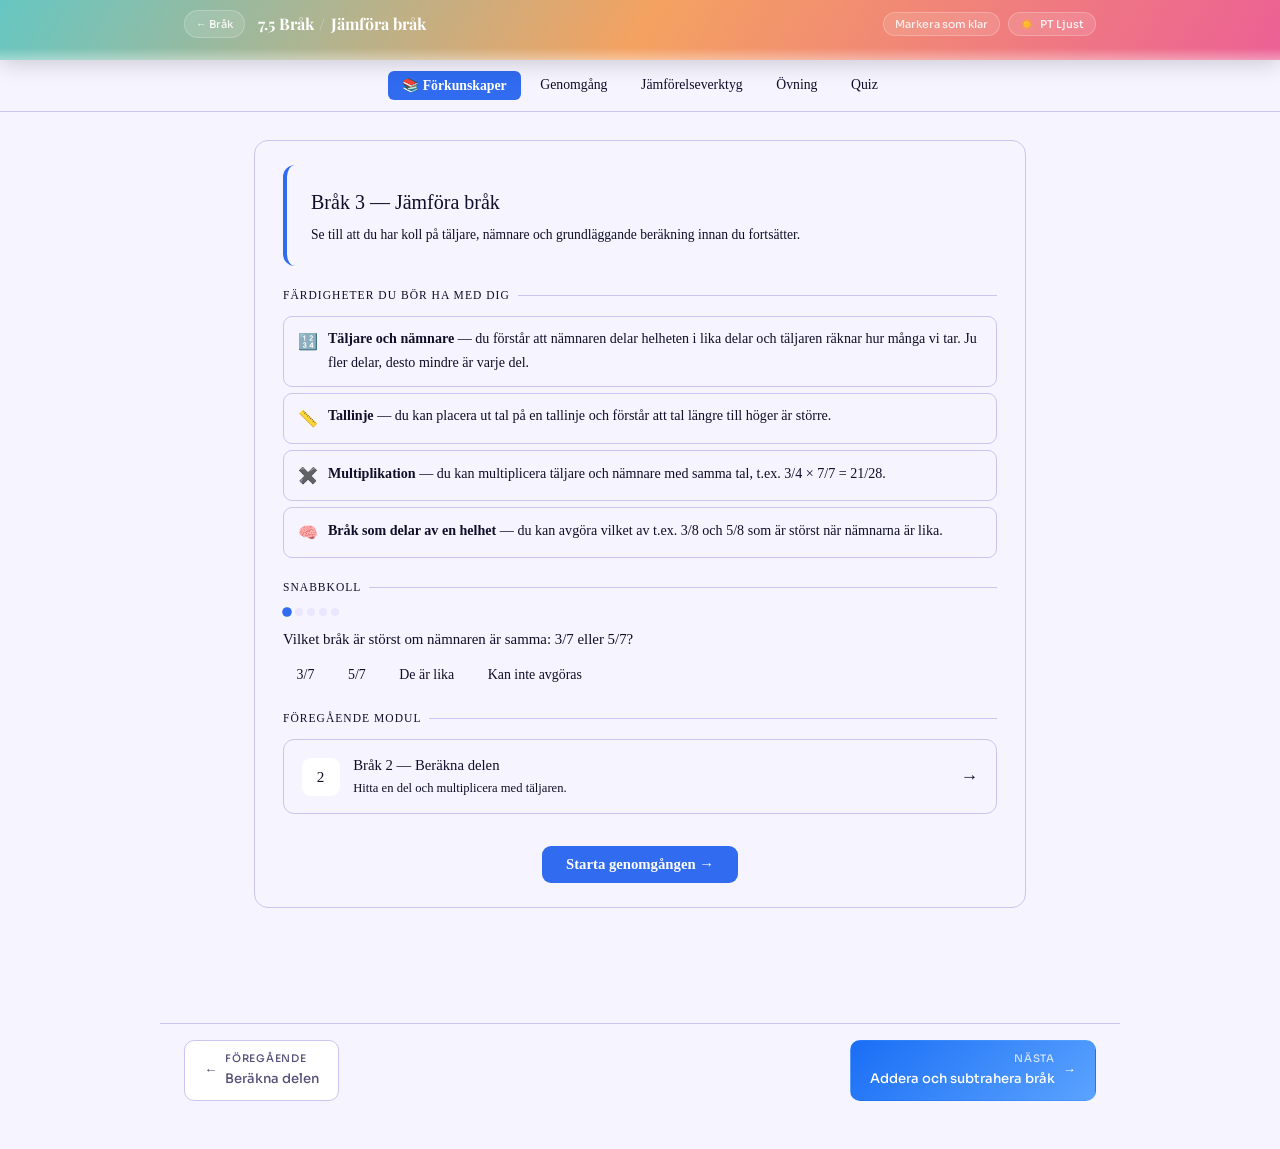
<file: ak7/7-5-brak/brak3.html>
<!DOCTYPE html>
<html lang="sv" data-theme="pt-light">
<head>
<meta charset="UTF-8">
<meta name="viewport" content="width=device-width, initial-scale=1.0">
<title>Bråk 3 — Jämföra bråk</title>
<link rel="preconnect" href="https://fonts.googleapis.com" />
  <link rel="preconnect" href="https://fonts.gstatic.com" crossorigin />
  <link href="https://fonts.googleapis.com/css2?family=Sora:wght@300;400;500;600;700&family=Playfair+Display:ital,wght@0,700;1,400&display=swap" rel="stylesheet" />
<style>
/*
 * ═══════════════════════════════════════════════════════════════════
 *  portal.css  —  PT Matematik · Alfred Dalinskolan
 *  Patrick Tegnefur · Förstelärare & IT-pedagog
 *
 *  Importeras av alla sidor på portalen via:
 *    <link rel="stylesheet" href="[relativ sökväg]/portal.css">
 *
 *  STRUKTUR:
 *   1. Google Fonts-import
 *   2. Globala tokens (:root)
 *   3. Teman  — AD Ljust / AD Mörkt / PT Ljust / PT Mörkt
 *   4. Reset & bas
 *   5. Header  (portal-header, portal-back, portal-crumb, tema-toggle)
 *   6. Modul-navigation  (module-nav, mnav-btn)
 *   7. Gemensamma UI-komponenter
 *      — Knappar (tab-btn, start-btn, check-btn m.fl.)
 *      — Bråkvisning (fv)
 *      — Förkunskaps-quiz (mq-*)
 *      — Framstegsindikatorer (mq-pip, step-dot)
 *      — Färg-badges (pill-video, pill-sim m.fl.)
 *   8. Responsiv  (max-width: 600px)
 * ═══════════════════════════════════════════════════════════════════
 */

/* ── 1. TYPSNITT ──────────────────────────────────────────────────── */
/* ── 2. GLOBALA TOKENS ────────────────────────────────────────────── */
:root {
  --radius:  14px;
  --trans:   0.32s cubic-bezier(.4,0,.2,1);
  --font-d: 'Playfair Display', Georgia, serif;
  --font-b: 'Sora', sans-serif;
}

/* ═══════════════════════════════════════════════════════════════════
   3. TEMAN
   Varje tema definierar ALLA variabler fullständigt.
   Åk 7 = Blå · Åk 8 = Grön · Åk 9 = Röd/Rosa

   AD-färger:  Blågrön #00A19A · Guld #FBBC33 · Rosa #EC6095
               Grön #A2C617   · Gul #FFDE14
   PT-färger:  Blå #306BF0 · Röd #F03048 · Orange #FF8837
               Grön #39C762 · Klarblå #7179E8
   PT-gradient: #66C7C2 → #F4A261 → #EC6095
═══════════════════════════════════════════════════════════════════ */

/* ── AD LJUST ─────────────────────────────────────────────────────── */
[data-theme="ad-light"] {
  --bg:           #f2fbf8;
  --surface:      #ffffff;
  --surface2:     #e4f5ef;
  --border:       #b8ddd4;
  --text:         #0b1e18;
  --muted:        #527060;
  --hdr-bg:       linear-gradient(120deg, #00A19A 0%, #007870 100%);
  --hdr-text:     #ffffff;
  --stripe:       linear-gradient(90deg, #306BF0, #00A19A, #A2C617, #FBBC33, #EC6095, #FFDE14);
  --stripe-h:     3px;
  --stripe-fade:  rgba(255,255,255,0.30);
  --btn-active:   linear-gradient(90deg, #00A19A, #FBBC33);
  --accent:       #1a6ef5;
  --accent2:      #FBBC33;
  --hi:           #5ba3ff;
  --hi2:          #F4A261;
  --correct:      #18a348;
  --wrong:        #e02020;
  --link-hover:   #006a64;
  --shadow:       0 2px 12px rgba(0,161,154,.10);
  --shadow-hov:   0 8px 28px rgba(0,161,154,.22);
  /* Kolumn-gradienter */
  --c7a: #1a6ef5; --c7b: #5ba3ff;
  --c8a: #18a348; --c8b: #5dd68c;
  --c9a: #e02020; --c9b: #ff6060;
  /* Badges */
  --b7: #d8eaff; --b7t: #1040a0;
  --b8: #d0f5e0; --b8t: #0e6030;
  --b9: #ffd8d8; --b9t: #a01010;
  --badge-prog: #ede0ff; --badge-prog-t: #5c20c0;
  --badge-np:   #fff0cc; --badge-np-t:   #8a5c00;
}

/* ── AD MÖRKT ─────────────────────────────────────────────────────── */
[data-theme="ad-dark"] {
  --bg:           #0c1512;
  --surface:      #152018;
  --surface2:     #1c2c20;
  --border:       #283c2c;
  --text:         #e4f5ee;
  --muted:        #6a9878;
  --hdr-bg:       linear-gradient(120deg, #081a10 0%, #051208 100%);
  --hdr-text:     #e4f5ee;
  --stripe:       linear-gradient(90deg, #306BF0, #00A19A, #A2C617, #FBBC33, #EC6095, #FFDE14);
  --stripe-h:     3px;
  --stripe-fade:  rgba(255,255,255,0.12);
  --btn-active:   linear-gradient(90deg, #00A19A, #FBBC33);
  --accent:       #4ecb8a;
  --accent2:      #FBBC33;
  --hi:           #5dd68c;
  --hi2:          #F4A261;
  --correct:      #39C762;
  --wrong:        #F03048;
  --link-hover:   #ffffff;
  --shadow:       0 2px 16px rgba(0,0,0,.40);
  --shadow-hov:   0 8px 32px rgba(0,0,0,.60);
  --c7a: #1a6ef5; --c7b: #5ba3ff;
  --c8a: #18a348; --c8b: #5dd68c;
  --c9a: #e02020; --c9b: #ff6060;
  --b7: #0a2048; --b7t: #7ab0ff;
  --b8: #082a18; --b8t: #60d890;
  --b9: #380808; --b9t: #ff8080;
  --badge-prog: #2e1060; --badge-prog-t: #c090ff;
  --badge-np:   #3a2a00; --badge-np-t:   #ffd060;
}

/* ── PT LJUST ─────────────────────────────────────────────────────── */
[data-theme="pt-light"] {
  --bg:           #f6f4ff;
  --surface:      #ffffff;
  --surface2:     #eae6ff;
  --border:       #ccc5f0;
  --text:         #100e28;
  --muted:        #585078;
  --hdr-bg:       linear-gradient(120deg, #66C7C2 0%, #F4A261 50%, #EC6095 100%);
  --hdr-text:     #ffffff;
  --stripe:       linear-gradient(90deg, #66C7C2, #F4A261, #EC6095);
  --stripe-h:     4px;
  --stripe-fade:  rgba(255,255,255,0.35);
  --btn-active:   linear-gradient(90deg, #66C7C2, #EC6095);
  --accent:       #306BF0;
  --accent2:      #EC6095;
  --hi:           #5ba3ff;
  --hi2:          #F4A261;
  --correct:      #18a348;
  --wrong:        #e02020;
  --link-hover:   #306BF0;
  --shadow:       0 2px 14px rgba(48,107,240,.12);
  --shadow-hov:   0 8px 30px rgba(48,107,240,.22);
  --c7a: #1a6ef5; --c7b: #5ba3ff;
  --c8a: #18a348; --c8b: #5dd68c;
  --c9a: #e02020; --c9b: #ff6060;
  --b7: #dce8fe; --b7t: #1a4ecc;
  --b8: #d0f5e0; --b8t: #0e6030;
  --b9: #ffd8d8; --b9t: #a01010;
  --badge-prog: #ede0ff; --badge-prog-t: #5c20c0;
  --badge-np:   #fff0cc; --badge-np-t:   #8a5c00;
}

/* ── PT MÖRKT ─────────────────────────────────────────────────────── */
[data-theme="pt-dark"] {
  --bg:           #12101c;
  --surface:      #1c192c;
  --surface2:     #262238;
  --border:       #342e54;
  --text:         #eae8ff;
  --muted:        #8880b8;
  --hdr-bg:       linear-gradient(120deg, #66C7C2 0%, #F4A261 50%, #EC6095 100%);
  --hdr-text:     #ffffff;
  --stripe:       linear-gradient(90deg, #66C7C2, #F4A261, #EC6095);
  --stripe-h:     4px;
  --stripe-fade:  rgba(255,255,255,0.15);
  --btn-active:   linear-gradient(90deg, #66C7C2, #EC6095);
  --accent:       #6a9aff;
  --accent2:      #EC6095;
  --hi:           #80aaff;
  --hi2:          #F4A261;
  --correct:      #39C762;
  --wrong:        #F03048;
  --link-hover:   #ffffff;
  --shadow:       0 2px 16px rgba(48,107,240,.18);
  --shadow-hov:   0 8px 36px rgba(48,107,240,.35);
  --c7a: #1a6ef5; --c7b: #5ba3ff;
  --c8a: #18a348; --c8b: #5dd68c;
  --c9a: #e02020; --c9b: #ff6060;
  --b7: #16204a; --b7t: #80aaff;
  --b8: #082a18; --b8t: #60d890;
  --b9: #380808; --b9t: #ff8080;
  --badge-prog: #2e1060; --badge-prog-t: #c090ff;
  --badge-np:   #3a2a00; --badge-np-t:   #ffd060;
}

/* PT Mörkt — gradient-accenter på aktiva element */
[data-theme="pt-dark"] .tab-btn.active,
[data-theme="pt-dark"] .check-btn,
[data-theme="pt-dark"] .check-btn-main,
[data-theme="pt-dark"] .check-main,
[data-theme="pt-dark"] .start-btn,
[data-theme="pt-dark"] .mq-next-btn,
[data-theme="pt-dark"] .ex-next-big,
[data-theme="pt-dark"] .snav-btn.primary,
[data-theme="pt-dark"] .quiz-next,
[data-theme="pt-dark"] .row-check,
[data-theme="pt-dark"] .level-btn.active {
  background: #EC6095 !important;
  border-color: transparent !important;
  color: #fff !important;
}
[data-theme="pt-dark"] .progress-fill {
  background: linear-gradient(90deg, #66C7C2, #F4A261, #EC6095);
}
[data-theme="pt-dark"] .fv .fv-n  { color: #F4A261; }
[data-theme="pt-dark"] .fv .fv-b  { opacity: 0.5; }
[data-theme="pt-dark"] .rect-seg.on-a   { background: #66C7C2; color: #12101c; }
[data-theme="pt-dark"] .rect-seg.rs-one { background: #66C7C2; }
[data-theme="pt-dark"] .frac-card.fc-ok    { border-color: #39C762; background: rgba(57,199,98,0.1); }
[data-theme="pt-dark"] .frac-card:hover    { border-color: #66C7C2; }
[data-theme="pt-dark"] .sub-btn.active     { background: rgba(244,162,97,0.13); color: #F4A261; border-bottom: 2px solid #F4A261; }

/* AD Mörkt — tab-knapp */
[data-theme="ad-dark"] .tab-btn.active {
  background: linear-gradient(90deg, #00A19A, #FBBC33);
  border-color: transparent;
  color: #fff;
}

/* ═══════════════════════════════════════════════════════════════════
   4. RESET & BAS
═══════════════════════════════════════════════════════════════════ */
*, *::before, *::after { box-sizing: border-box; margin: 0; padding: 0; }

body {
  font-family: var(--font-b);
  background: var(--bg);
  color: var(--text);
  min-height: 100vh;
  transition: background var(--trans), color var(--trans);
}

/* ═══════════════════════════════════════════════════════════════════
   5. HEADER
═══════════════════════════════════════════════════════════════════ */
.portal-header {
  background: var(--hdr-bg);
  color: var(--hdr-text);
  position: sticky;
  top: 0;
  z-index: 200;
  box-shadow: 0 2px 24px rgba(0,0,0,.20);
}

.portal-header::after {
  content: '';
  display: block;
  height: 12px;
  background: linear-gradient(to bottom, transparent, var(--stripe-fade));
  pointer-events: none;
}

.portal-header-inner {
  max-width: 960px;
  margin: 0 auto;
  padding: 0 1.5rem;
  display: flex;
  align-items: center;
  justify-content: space-between;
  gap: 1rem;
  height: 48px;
}

.portal-header-left {
  display: flex;
  align-items: center;
  gap: 0.8rem;
}

/* Tillbaka-länk */
.portal-back {
  display: flex;
  align-items: center;
  gap: 0.35rem;
  background: rgba(255,255,255,0.12);
  border: 1px solid rgba(255,255,255,0.22);
  border-radius: 30px;
  padding: 4px 11px;
  cursor: pointer;
  color: rgba(255,255,255,0.9);
  font-size: 0.68rem;
  font-family: var(--font-b);
  font-weight: 500;
  text-decoration: none;
  transition: background 0.2s;
  white-space: nowrap;
}
.portal-back:hover { background: rgba(255,255,255,0.22); }

/* Brödsmulor */
.portal-crumb {
  display: flex;
  align-items: center;
  gap: 0.35rem;
  font-family: var(--font-d);
  font-size: 1rem;
  font-weight: 700;
  color: var(--hdr-text);
}
.portal-crumb-sep { opacity: 0.4; font-weight: 300; }

/* Tema-toggle */
.portal-theme-toggle {
  display: flex;
  align-items: center;
  gap: 0.4rem;
  background: rgba(255,255,255,0.12);
  border: 1px solid rgba(255,255,255,0.22);
  border-radius: 30px;
  padding: 4px 11px;
  cursor: pointer;
  color: rgba(255,255,255,0.9);
  font-size: 0.68rem;
  font-family: var(--font-b);
  font-weight: 500;
  transition: background 0.2s;
  white-space: nowrap;
}
.portal-theme-toggle:hover { background: rgba(255,255,255,0.22); }

/* Klar-indikator och -knapp */
.done-ind {
  font-size: 0.72rem;
  font-family: var(--font-b);
  color: var(--correct);
  background: rgba(24,163,72,0.12);
  border: 1px solid rgba(24,163,72,0.25);
  border-radius: 20px;
  padding: 3px 10px;
  display: none;
}
.done-ind.show { display: inline-block; }

.done-hdr-btn {
  background: rgba(255,255,255,0.12);
  border: 1px solid rgba(255,255,255,0.22);
  color: rgba(255,255,255,0.85);
  border-radius: 20px;
  padding: 4px 11px;
  cursor: pointer;
  font-size: 0.68rem;
  font-family: var(--font-b);
  font-weight: 500;
  transition: background 0.2s;
  white-space: nowrap;
}
.done-hdr-btn:hover { background: rgba(255,255,255,0.22); }

/* ═══════════════════════════════════════════════════════════════════
   6. MODUL-NAVIGATION  (Föregående / Nästa)
═══════════════════════════════════════════════════════════════════ */
.module-nav {
  max-width: 960px;
  margin: 2rem auto 0;
  padding: 1rem 1.5rem 3rem;
  display: flex;
  justify-content: space-between;
  align-items: center;
  gap: 1rem;
  border-top: 1px solid var(--border);
}

.mnav-btn {
  display: flex;
  align-items: center;
  gap: 0.5rem;
  padding: 0.6rem 1.2rem;
  border-radius: 10px;
  border: 1px solid var(--border);
  background: var(--surface);
  color: var(--muted);
  font-size: 0.82rem;
  font-family: var(--font-b);
  font-weight: 500;
  text-decoration: none;
  transition: all 0.18s;
  cursor: pointer;
}
.mnav-btn:hover {
  border-color: var(--accent);
  color: var(--text);
  background: var(--surface2);
}
.mnav-btn.primary {
  background: linear-gradient(135deg, var(--c7a), var(--c7b));
  border-color: transparent;
  color: #fff;
}
.mnav-btn.primary:hover { opacity: 0.9; }
.mnav-btn.primary .mnav-label { color: rgba(255,255,255,0.75); }
.mnav-btn.primary .mnav-title { color: #fff; }

.mnav-label {
  font-size: 0.65rem;
  text-transform: uppercase;
  letter-spacing: 0.07em;
  color: var(--muted);
  display: block;
}
.mnav-title  { display: block; }
.mnav-spacer { flex: 1; }

/* ═══════════════════════════════════════════════════════════════════
   7. GEMENSAMMA UI-KOMPONENTER
═══════════════════════════════════════════════════════════════════ */

/* ── Tab-navigation ───────────────────────────────────────────────── */
.nav-tabs {
  display: flex;
  justify-content: center;
  gap: 0.35rem;
  padding: 0.7rem 1rem;
  background: var(--surface);
  border-bottom: 1px solid var(--border);
  flex-wrap: wrap;
  position: sticky;
  top: 60px;
  z-index: 100;
}

.tab-btn {
  background: none;
  border: 1px solid var(--border);
  border-radius: 8px;
  padding: 0.38rem 0.9rem;
  cursor: pointer;
  font-family: var(--font-b);
  font-size: 0.82rem;
  color: var(--muted);
  transition: all 0.18s;
  white-space: nowrap;
}
.tab-btn:hover  { border-color: var(--accent); color: var(--text); }
.tab-btn.active {
  background: var(--accent);
  border-color: var(--accent);
  color: #fff;
  font-weight: 600;
}

/* ── Bråkvisning (fv) ─────────────────────────────────────────────── */
.fv {
  display: inline-flex;
  flex-direction: column;
  align-items: center;
  line-height: 1.1;
  margin: 0 0.22rem;
  vertical-align: middle;
  gap: 1px;
  margin-top: 0.15em;
  margin-bottom: 0.15em;
}
.fv .fv-n { font-family: var(--font-b); color: var(--accent); font-weight: 500; }
.fv .fv-b { width: 100%; min-width: 1em; height: 1.5px; background: currentColor; border-radius: 1px; opacity: 0.6; }
.fv .fv-d { font-family: var(--font-b); }
.fv.fv-sm .fv-n, .fv.fv-sm .fv-d { font-size: 0.82em; }
.fv.fv-md .fv-n, .fv.fv-md .fv-d { font-size: 1.05em; }
.fv.fv-lg .fv-n, .fv.fv-lg .fv-d { font-size: 1.4em; }

/* ── Segmentstaplar (rektanglar) ──────────────────────────────────── */
.rect-seg {
  flex: 1;
  border-right: 1px solid rgba(0,0,0,0.20);
  display: flex;
  align-items: center;
  justify-content: center;
  font-family: var(--font-b);
  font-size: 0.7rem;
  font-weight: 600;
  transition: background 0.25s;
}
.rect-seg:last-child { border-right: none; }
.rect-seg.on-a  { background: var(--accent); color: #fff; }
.rect-seg.on-b  { background: var(--hi2);    color: #1a1200; font-weight: 600; }
.rect-seg.off   { background: var(--surface2); color: var(--muted); }
.rect-seg.rs-one { background: var(--accent); }

/* ── Förkunskaps-quiz (mq-*) ──────────────────────────────────────── */
.mq-pips, .mq-progress {
  display: flex;
  gap: 3px;
  margin-bottom: 0.6rem;
}
.mq-pip {
  width: 8px; height: 8px;
  border-radius: 50%;
  background: var(--surface2);
  border: 1px solid var(--border);
  transition: all 0.2s;
}
.mq-pip.ok  { background: var(--correct); border-color: var(--correct); }
.mq-pip.bad,
.mq-pip.err { background: var(--wrong);   border-color: var(--wrong); }
.mq-pip.cur { background: var(--accent);  border-color: var(--accent); transform: scale(1.2); }

.mq-opt {
  background: var(--surface2);
  border: 1.5px solid var(--border);
  border-radius: 8px;
  padding: 0.38rem 0.85rem;
  cursor: pointer;
  font-family: var(--font-b);
  font-size: 0.87rem;
  color: var(--muted);
  transition: all 0.15s;
}
.mq-opt:hover       { border-color: var(--accent); color: var(--text); }
.mq-opt.mq-ok,
.mq-opt.ok          { border-color: var(--correct); background: rgba(24,163,72,0.10); color: var(--correct); }
.mq-opt.mq-err,
.mq-opt.err         { border-color: var(--wrong); background: rgba(224,32,32,0.10); color: var(--wrong); }
.mq-opt.mq-reveal,
.mq-opt.reveal      { border-color: var(--correct); color: var(--correct); }

.mq-fb, .ex-fb {
  font-size: 0.82rem;
  color: var(--muted);
  margin-top: 0.4rem;
  min-height: 1.2em;
  border-radius: 6px;
  padding: 0.3rem 0.5rem;
}
.mq-fb.ok, .ex-fb.ok     { color: var(--correct); }
.mq-fb.bad, .mq-fb.mq-fb-err,
.ex-fb.bad               { color: var(--wrong); }
.mq-fb.show, .ex-fb.show { display: block; }

.mq-next-btn, .mq-next, .quiz-next {
  background: var(--accent);
  border: none;
  color: #fff;
  border-radius: 7px;
  padding: 0.38rem 0.9rem;
  cursor: pointer;
  font-family: var(--font-b);
  font-size: 0.82rem;
  font-weight: 500;
  margin-top: 0.5rem;
  display: none;
  transition: opacity 0.15s;
}
.mq-next-btn.show,
.mq-next.show,
.quiz-next.show  { display: inline-block; }
.mq-next-btn:hover,
.mq-next:hover,
.quiz-next:hover { opacity: 0.85; }

/* ── Knappar ──────────────────────────────────────────────────────── */
.start-btn, .check-main, .ex-next-big {
  background: var(--accent);
  border: none;
  color: #fff;
  border-radius: 9px;
  padding: 0.55rem 1.3rem;
  cursor: pointer;
  font-family: var(--font-b);
  font-size: 0.88rem;
  font-weight: 600;
  transition: opacity 0.15s, transform 0.15s;
  display: inline-block;
}
.start-btn:hover,
.check-main:hover,
.ex-next-big:hover { opacity: 0.88; transform: translateY(-1px); }

.check-btn, .row-check {
  background: var(--accent);
  border: none;
  color: #fff;
  border-radius: 7px;
  padding: 0.4rem 1rem;
  cursor: pointer;
  font-family: var(--font-b);
  font-size: 0.82rem;
  font-weight: 600;
  transition: opacity 0.15s;
}
.check-btn:hover, .row-check:hover { opacity: 0.85; }

/* ── Navigationspunktar (steg-genomgång) ──────────────────────────── */
.step-dot {
  width: 8px; height: 8px;
  border-radius: 50%;
  background: var(--surface2);
  border: 1px solid var(--border);
  cursor: pointer;
  transition: all 0.2s;
}
.step-dot:hover  { border-color: var(--accent); }
.step-dot.active {
  background: var(--accent);
  border-color: var(--accent);
  width: 18px;
  border-radius: 4px;
}

/* ── Framsteg / progress ──────────────────────────────────────────── */
.progress-fill {
  height: 100%;
  background: linear-gradient(90deg, var(--c7a), var(--c7b));
  border-radius: 4px;
  transition: width 0.5s ease;
}

/* ── Pills (typ-indikatorer) ──────────────────────────────────────── */
.pill { font-size: 0.62rem; font-weight: 600; letter-spacing: 0.04em; padding: 2px 8px; border-radius: 10px; border: 1px solid transparent; }
.pill-video  { background: #fff0e0; color: #c05000; border-color: #f5c080; }
.pill-sim    { background: #e0f0ff; color: #005090; border-color: #80c0f5; }
.pill-drill  { background: #e8ffe8; color: #006020; border-color: #80d880; }
.pill-pdf    { background: #f5e8ff; color: #600090; border-color: #c080f0; }

[data-theme="ad-dark"] .pill-video,
[data-theme="pt-dark"] .pill-video { background: #3a1800; color: #ffb060; border-color: #804000; }
[data-theme="ad-dark"] .pill-sim,
[data-theme="pt-dark"] .pill-sim   { background: #001830; color: #80c8ff; border-color: #004080; }
[data-theme="ad-dark"] .pill-drill,
[data-theme="pt-dark"] .pill-drill { background: #001a00; color: #60e060; border-color: #004800; }
[data-theme="ad-dark"] .pill-pdf,
[data-theme="pt-dark"] .pill-pdf   { background: #200030; color: #d080ff; border-color: #500080; }

/* ── Programmering & NP badges ────────────────────────────────────── */
.badge-prog { background: var(--badge-prog); color: var(--badge-prog-t); }
.badge-np   { background: var(--badge-np);   color: var(--badge-np-t); }

/* ── Kort (card) ──────────────────────────────────────────────────── */
.card {
  background: var(--surface);
  border: 1px solid var(--border);
  border-radius: var(--radius);
  padding: 1.25rem 1.5rem;
  margin-bottom: 1rem;
}

/* ── Info-ruta ────────────────────────────────────────────────────── */
.info-box {
  background: var(--surface2);
  border-left: 3px solid var(--accent);
  border-radius: 0 8px 8px 0;
  padding: 0.6rem 0.9rem;
  font-size: 0.88rem;
  color: var(--text);
  margin-bottom: 0.9rem;
}

/* ── Highlight-ruta ───────────────────────────────────────────────── */
.hl {
  background: var(--surface2);
  border-radius: 8px;
  padding: 0.6rem 0.9rem;
  font-size: 0.9rem;
}
.hl.gold { border-left: 3px solid var(--hi2); }
.hl.blue { border-left: 3px solid var(--accent); }

/* ── Quiz-komponenter ─────────────────────────────────────────────── */
.quiz-opt {
  background: var(--surface2);
  border: 1px solid var(--border);
  border-radius: 8px;
  padding: 0.6rem 0.9rem;
  cursor: pointer;
  font-size: 0.88rem;
  color: var(--muted);
  font-family: var(--font-b);
  text-align: center;
  transition: all 0.18s;
  display: flex;
  align-items: center;
  justify-content: center;
  min-height: 44px;
}
.quiz-opt:hover   { border-color: var(--accent); color: var(--text); }
.quiz-opt.correct { border-color: var(--correct); background: rgba(24,163,72,0.10); color: var(--correct); }
.quiz-opt.wrong   { border-color: var(--wrong);   background: rgba(224,32,32,0.10); color: var(--wrong); }

.quiz-fb {
  font-size: 0.85rem;
  margin-top: 0.6rem;
  padding: 0.4rem 0.6rem;
  border-radius: 6px;
  display: none;
  color: var(--muted);
}
.quiz-fb.show { display: block; }
.quiz-fb.ok   { color: var(--correct); }
.quiz-fb.bad  { color: var(--wrong); }

/* ── Lärar-tips (teacher-guide) ───────────────────────────────────── */
.teacher-guide {
  margin-top: 1rem;
  border: 1px solid var(--border);
  border-radius: 10px;
  overflow: hidden;
}
.tg-header {
  display: flex;
  align-items: center;
  gap: 0.5rem;
  padding: 0.6rem 0.9rem;
  cursor: pointer;
  font-size: 0.82rem;
  color: var(--muted);
  background: var(--surface2);
  user-select: none;
  transition: background 0.15s;
}
.tg-header:hover         { background: var(--border); }
.tg-chevron              { margin-left: auto; font-size: 0.7rem; transition: transform 0.25s; }
.tg-header.open .tg-chevron { transform: rotate(180deg); }
.tg-body {
  padding: 0.8rem 1rem;
  font-size: 0.84rem;
  color: var(--muted);
  line-height: 1.65;
  display: flex;
  flex-direction: column;
  gap: 0.5rem;
}
.tg-body strong { color: var(--text); }

/* ─── 8. RESPONSIV ────────────────────────────────────────────────── */
@media (max-width: 600px) {
  .portal-header-inner { padding: 0 1rem; height: 52px; }
  .portal-crumb        { font-size: 0.85rem; }
  .module-nav          { padding: 0.75rem 1rem 2rem; }
  .mnav-btn            { font-size: 0.75rem; padding: 0.5rem 0.9rem; }
  .nav-tabs            { padding: 0.5rem 0.75rem; gap: 0.25rem; top: 52px; }
  .tab-btn             { font-size: 0.75rem; padding: 0.3rem 0.7rem; }
}

/* ══ SIDSPECIFIK CSS ══════════════════════════════════════════════ */
/* ── Förkunskapsflik ── */
.prereq-hero{background:var(--bg3);border-radius:12px;padding:1.25rem 1.5rem;margin-bottom:1.25rem;border-left:4px solid var(--accent);}
.prereq-hero-title{font-family:var(--serif);font-size:1.25rem;color:var(--text);margin-bottom:0.25rem;}
.prereq-hero-sub{font-size:0.85rem;color:var(--text2);}
.prereq-sec-title{font-size:0.72rem;text-transform:uppercase;letter-spacing:0.09em;color:var(--text3);font-family:var(--mono);margin-bottom:0.65rem;display:flex;align-items:center;gap:0.5rem;}
.prereq-sec-title::after{content:'';flex:1;height:1px;background:var(--border);}
.skill-list{display:flex;flex-direction:column;gap:0.4rem;margin-bottom:1.25rem;}
.skill-item{display:flex;align-items:flex-start;gap:0.65rem;background:var(--bg3);border-radius:9px;padding:0.65rem 0.85rem;font-size:0.88rem;color:var(--text2);border:1px solid var(--border);}
.skill-icon{font-size:1rem;flex-shrink:0;margin-top:0.05rem;}
.skill-item strong{color:var(--text);}
.mq-q{font-size:0.93rem;color:var(--text);font-weight:500;margin-bottom:0.55rem;line-height:1.6;}
.mq-opts{display:flex;flex-wrap:wrap;gap:0.4rem;margin-bottom:0.5rem;}
.mq-opt{background:var(--bg3);border:1.5px solid var(--border2);border-radius:8px;padding:0.38rem 0.85rem;cursor:pointer;font-family:var(--mono);font-size:0.87rem;color:var(--text2);transition:all 0.15s;}
.mq-opt:hover{border-color:var(--accent);color:var(--text);}
.mq-opt.mq-ok{border-color:var(--correct);background:rgba(74,222,128,0.1);color:var(--correct);}
.mq-opt.mq-err{border-color:var(--wrong);background:rgba(249,112,102,0.08);color:var(--wrong);}
.mq-opt.mq-reveal{border-color:var(--correct);color:var(--correct);}
.mq-fb{font-size:0.82rem;min-height:1.2em;margin-bottom:0.9rem;padding:0.5rem 0.75rem;border-radius:7px;display:none;}
.mq-fb.show{display:block;}
.mq-fb.ok{background:rgba(74,222,128,0.08);color:var(--correct);border:1px solid rgba(74,222,128,0.2);}
.mq-fb.bad{background:rgba(249,112,102,0.08);color:var(--wrong);border:1px solid rgba(249,112,102,0.2);}
.mq-pips{display:flex;gap:4px;margin-bottom:0.75rem;}
.mq-pip{width:8px;height:8px;border-radius:50%;background:var(--surface2);border:1px solid var(--border2);transition:all 0.2s;}
.mq-pip.ok{background:var(--correct);border-color:var(--correct);}
.mq-pip.bad{background:var(--wrong);border-color:var(--wrong);}
.mq-pip.cur{background:var(--accent);border-color:var(--accent);transform:scale(1.2);}
.mq-next-btn{background:var(--accent);border:none;color:#fff;border-radius:7px;padding:0.38rem 1rem;cursor:pointer;font-family:var(--sans);font-size:0.84rem;font-weight:500;display:none;transition:opacity 0.15s;}
.mq-next-btn.show{display:inline-block;}
.mq-next-btn:hover{opacity:0.85;}
.prev-mod-link{display:flex;align-items:center;gap:0.85rem;background:var(--bg3);border:1px solid var(--border);border-radius:11px;padding:0.85rem 1.1rem;cursor:pointer;transition:border-color 0.15s;text-decoration:none;color:inherit;}
.prev-mod-link:hover{border-color:var(--accent);}
.pml-num{width:38px;height:38px;border-radius:9px;background:var(--surface);border:1px solid var(--border2);display:flex;align-items:center;justify-content:center;font-family:var(--mono);font-size:0.95rem;color:var(--text3);flex-shrink:0;}
.pml-title{font-size:0.92rem;color:var(--text);font-weight:500;}
.pml-desc{font-size:0.79rem;color:var(--text3);}
.pml-arrow{margin-left:auto;font-size:1.1rem;color:var(--text3);}
.start-btn{background:var(--accent);border:none;color:#fff;border-radius:9px;padding:0.6rem 1.5rem;cursor:pointer;font-family:var(--sans);font-size:0.92rem;font-weight:600;transition:opacity 0.15s;margin-top:0.5rem;}
.start-btn:hover{opacity:0.85;}
*{box-sizing:border-box;margin:0;padding:0;}
body{background:var(--bg);color:var(--text);font-family:var(--sans);font-size:16px;line-height:1.7;min-height:100vh;transition:background 0.3s,color 0.3s;}

/* ── Topbar ── */
.topbar{display:flex;align-items:center;gap:0.7rem;padding:0.55rem 1.25rem;background:var(--bg2);border-bottom:1px solid var(--border);flex-wrap:wrap;}
.back-btn{display:inline-flex;align-items:center;gap:0.35rem;font-size:0.78rem;color:var(--text3);text-decoration:none;font-family:var(--sans);border:1px solid var(--border2);border-radius:6px;padding:0.2rem 0.6rem;transition:all 0.15s;white-space:nowrap;}
.back-btn:hover{color:var(--text);border-color:var(--accent);}
.tb-frac{display:inline-flex;flex-direction:column;align-items:center;gap:1px;font-family:var(--mono);font-size:0.85rem;font-weight:500;line-height:1;color:var(--text3);}
.tb-frac .tbn{color:var(--accent);}
.tb-frac .tbb{width:100%;height:1.5px;background:var(--text3);border-radius:1px;}
.topbar-title{font-family:var(--serif);font-size:1rem;font-weight:400;color:var(--text2);}
.topbar-right{margin-left:auto;display:flex;align-items:center;gap:0.5rem;flex-wrap:wrap;}
.theme-dot{width:17px;height:17px;border-radius:50%;border:2px solid transparent;cursor:pointer;transition:all 0.15s;flex-shrink:0;}
.theme-dot:hover{transform:scale(1.2);}
.theme-dot.active{border-color:var(--text);transform:scale(1.15);}
.theme-dot[data-t="pt"]{background:linear-gradient(135deg,#1a6ef5,#F4A261,#EC6095);border:2px solid #ccc5f0;}
    <div style="width:16px;height:16px;border-radius:50%;background:linear-gradient(135deg,#0d0d0f 40%,#66C7C2);border:2px solid #333;cursor:pointer;" class="tdot" data-t="pt-dark" onclick="setTheme('pt-dark',this)" title="PT Mörkt"></div>
.done-indicator{display:none;font-size:0.74rem;font-family:var(--mono);color:var(--hi);background:rgba(var(--hi-rgb,240,180,41),0.12);border:1px solid rgba(240,180,41,0.25);border-radius:5px;padding:0.14rem 0.5rem;}
.done-btn{background:var(--surface);border:1px solid var(--border2);color:var(--text3);border-radius:6px;padding:0.2rem 0.6rem;cursor:pointer;font-size:0.76rem;font-family:var(--sans);transition:all 0.15s;white-space:nowrap;}
.done-btn:hover{border-color:var(--accent);color:var(--accent);}

/* ── Nav ── */
.nav-tabs{display:flex;justify-content:center;gap:0.3rem;padding:0.7rem 1rem;background:var(--bg2);border-bottom:1px solid var(--border);flex-wrap:wrap;}
.tab-btn{background:transparent;border:1px solid var(--border2);color:var(--text2);padding:0.36rem 0.9rem;border-radius:6px;cursor:pointer;font-family:var(--sans);font-size:0.86rem;font-weight:500;transition:all 0.18s;}
.tab-btn:hover{border-color:var(--accent);color:var(--text);}
.tab-btn.active{background:var(--accent);border-color:var(--accent);color:#fff;}
.sub-tabs{display:flex;border:1px solid var(--border2);border-radius:8px;overflow:hidden;margin-bottom:1.25rem;flex-wrap:wrap;}
.sub-btn{background:transparent;border:none;border-right:1px solid var(--border2);color:var(--text3);padding:0.42rem 1rem;cursor:pointer;font-family:var(--sans);font-size:0.81rem;font-weight:500;transition:all 0.15s;flex:1;white-space:nowrap;}
.sub-btn:last-child{border-right:none;}
.sub-btn:hover{background:var(--surface);color:var(--text2);}
.sub-btn.active{background:rgba(26,110,245,0.10);color:var(--accent);border-bottom:2px solid var(--accent);}

/* ── Layout ── */
.main{max-width:820px;margin:0 auto;padding:1.75rem 1.5rem 4rem;}
.section{display:none;}.section.active{display:block;}
.subpanel{display:none;}.subpanel.active{display:block;}
.card{background:var(--bg2);border:1px solid var(--border);border-radius:14px;padding:1.5rem 1.75rem;margin-bottom:1.2rem;}
.card-title{font-family:var(--serif);font-size:1.35rem;font-weight:400;color:var(--text);margin-bottom:0.35rem;}
.card-lead{color:var(--text2);margin-bottom:1.1rem;font-size:0.93rem;}

/* ── Fraction display ── */
.fv{display:inline-flex;flex-direction:column;align-items:center;line-height:1.1;margin:0 0.22rem;vertical-align:middle;gap:1px;}
/* Extra vertical breathing room when fv appears inside running text */
p .fv, div .fv { margin-top:0.15em; margin-bottom:0.15em; }
.fv .fv-n{font-family:var(--mono);color:var(--accent);font-weight:500;}
.fv .fv-b{width:100%;min-width:1ch;height:2px;background:currentColor;border-radius:1px;opacity:0.7;}
.fv .fv-d{font-family:var(--mono);color:var(--text2);font-weight:500;}
.fv-sm .fv-n,.fv-sm .fv-d{font-size:0.85rem;}
.fv-md .fv-n,.fv-md .fv-d{font-size:1.15rem;}
.fv-lg .fv-n,.fv-lg .fv-d{font-size:1.7rem;}
.fv-xl .fv-n,.fv-xl .fv-d{font-size:2.5rem;}
.fv-xl .fv-b{height:3px;}

/* ── Info / highlight boxes ── */
.info-box{background:var(--bg3);border-left:3px solid var(--accent);border-radius:0 10px 10px 0;padding:0.85rem 1rem;margin:0.9rem 0;font-size:0.92rem;color:var(--text2);}
.info-box strong{color:var(--text);}
.hl{border-radius:10px;padding:0.85rem 1rem;margin:0.9rem 0;font-size:0.92rem;border:1px solid;}
.hl.blue{background:rgba(79,156,249,0.07);border-color:rgba(79,156,249,0.2);}
.hl.gold{background:rgba(240,180,41,0.07);border-color:rgba(240,180,41,0.2);}
.hl.teal{background:rgba(45,212,191,0.07);border-color:rgba(45,212,191,0.2);}
.hl.green{background:rgba(74,222,128,0.07);border-color:rgba(74,222,128,0.2);}

/* ── Stepper ── */
.gstep{display:none;}.gstep.active{display:block;}
.step-nav{display:flex;align-items:center;justify-content:space-between;gap:1rem;margin-top:1.4rem;flex-wrap:wrap;}
.snav-btn{background:var(--surface);border:1px solid var(--border2);color:var(--text2);border-radius:8px;padding:0.42rem 1.05rem;cursor:pointer;font-family:var(--sans);font-size:0.87rem;font-weight:500;transition:all 0.18s;}
.snav-btn:hover{border-color:var(--accent);color:var(--text);}
.snav-btn.primary{background:var(--accent);border-color:var(--accent);color:#fff;}
.snav-btn.primary:hover{opacity:0.85;}
.snav-btn:disabled{opacity:0.28;cursor:default;pointer-events:none;}
.step-dots{display:flex;gap:5px;align-items:center;}
.step-dot{width:7px;height:7px;border-radius:50%;background:var(--surface2);border:1px solid var(--border2);transition:all 0.2s;cursor:pointer;}
.step-dot.active{background:var(--accent);border-color:var(--accent);width:18px;border-radius:4px;}

/* ── Teacher tip ── */
.tip-box{background:rgba(240,180,41,0.06);border:1px solid rgba(240,180,41,0.18);border-radius:12px;margin-top:1rem;overflow:hidden;}
.tip-header{display:flex;align-items:center;gap:0.5rem;padding:0.65rem 1rem;cursor:pointer;user-select:none;font-size:0.84rem;font-weight:500;color:var(--accent);}
.tip-header:hover{background:rgba(240,180,41,0.05);}
.tip-chev{margin-left:auto;font-size:0.7rem;color:var(--text3);transition:transform 0.2s;}
.tip-chev.open{transform:rotate(180deg);}
.tip-body{display:none;padding:0 1rem 1rem;font-size:0.87rem;color:var(--text2);line-height:2;}
.tip-body.open{display:block;}
.tip-body p{margin-bottom:0.6rem;line-height:2.1;}
.tip-body strong{color:var(--text);}
.tip-body .code-line{font-family:var(--mono);background:var(--bg);padding:0.55rem 0.8rem;border-radius:7px;font-size:0.86rem;line-height:2;margin-bottom:0.5rem;}

/* ── Visual comparison bars ── */
@keyframes growBar{from{width:0;}to{width:var(--w);}}
.cmp-wrap{margin:1rem 0;}
.cmp-row{display:flex;align-items:center;gap:0.75rem;margin-bottom:0.6rem;}
.cmp-label{width:3rem;text-align:right;font-family:var(--mono);font-size:0.82rem;color:var(--text2);flex-shrink:0;display:flex;justify-content:flex-end;align-items:center;}
.cmp-track{flex:1;height:40px;background:var(--surface);border-radius:7px;overflow:hidden;position:relative;border:1px solid var(--border2);}
.cmp-fill{height:100%;border-radius:7px;display:flex;align-items:center;justify-content:flex-end;padding-right:0.6rem;font-family:var(--mono);font-size:0.78rem;font-weight:500;color:#fff;transition:width 0.6s cubic-bezier(.4,0,.2,1);}
.cmp-fill.a{background:var(--accent);}
.cmp-fill.b{background:var(--hi2);}
.cmp-ticks{display:flex;justify-content:space-between;padding:0 0 0 3.75rem;font-size:0.68rem;color:var(--text3);font-family:var(--mono);margin-top:0.2rem;}

/* ── Number line ── */
.numline-wrap{margin:1.1rem 0;position:relative;}
.numline-track{height:4px;background:linear-gradient(90deg,var(--border2),var(--border2));border-radius:4px;position:relative;margin:2rem 0 1.5rem;border:none;outline:1px solid var(--border2);}
.numline-track::before,.numline-track::after{content:'';position:absolute;top:-4px;width:2px;height:12px;background:var(--text3);border-radius:1px;}
.numline-track::before{left:0;}
.numline-track::after{right:0;}
.numline-label{position:absolute;bottom:-1.4rem;transform:translateX(-50%);font-size:0.72rem;color:var(--text3);font-family:var(--mono);white-space:nowrap;}
.numline-marker{position:absolute;top:50%;transform:translate(-50%,-50%);width:14px;height:14px;border-radius:50%;border:2px solid #fff;cursor:default;transition:left 0.6s cubic-bezier(.4,0,.2,1);}
.numline-marker.ma{background:var(--accent);}
.numline-marker.mb{background:var(--hi2);}
.numline-frac{position:absolute;top:-2.2rem;transform:translateX(-50%);font-family:var(--mono);font-size:0.72rem;white-space:nowrap;transition:left 0.6s cubic-bezier(.4,0,.2,1);}
.numline-frac.fa{color:var(--accent);}
.numline-frac.fb{color:var(--hi2);}
.nl-tick{position:absolute;top:-5px;width:1px;height:14px;background:var(--text3);opacity:0.4;}
.nl-tick-lbl{position:absolute;bottom:-1.4rem;transform:translateX(-50%);font-size:0.68rem;color:var(--text3);font-family:var(--mono);}

/* ── Rect bars (equal segments) ── */
.rect-cmp{display:flex;flex-direction:column;gap:0.5rem;margin:1rem 0;}
.rect-row{display:flex;align-items:center;gap:0.75rem;}
.rect-lbl{width:3rem;text-align:right;font-family:var(--mono);font-size:0.82rem;color:var(--text2);flex-shrink:0;}
.rect-bar{display:flex;flex:1;height:42px;border-radius:7px;overflow:hidden;border:1px solid var(--border2);}
.rect-seg{flex:1;border-right:1px solid rgba(0,0,0,0.25);display:flex;align-items:center;justify-content:center;font-family:var(--mono);font-size:0.72rem;transition:background 0.3s;}
.rect-seg:last-child{border-right:none;}
.rect-seg.on-a{background:var(--accent);color:#fff;}
.rect-seg.on-b{background:var(--hi2);color:#1a1200;font-weight:600;}
.rect-seg.off{background:var(--surface);color:var(--text3);}

/* ── Controls ── */
.ctrl-row{display:flex;align-items:center;gap:0.85rem;flex-wrap:wrap;margin-bottom:0.7rem;}
label{font-size:0.87rem;color:var(--text2);}
input[type=range]{-webkit-appearance:none;height:4px;background:var(--surface2);border-radius:4px;outline:none;cursor:pointer;flex:1;min-width:80px;}
input[type=range]::-webkit-slider-thumb{-webkit-appearance:none;width:16px;height:16px;background:var(--accent);border-radius:50%;cursor:pointer;}
.vbadge{background:var(--surface);border:1px solid var(--border2);border-radius:6px;padding:0.16rem 0.5rem;font-family:var(--mono);font-size:0.83rem;color:var(--hi);min-width:2rem;text-align:center;}

/* ── Comparison result chip ── */
.cmp-result{display:flex;align-items:center;justify-content:center;gap:0.75rem;margin:1rem 0;flex-wrap:wrap;}
.cmp-chip{background:var(--bg3);border:1px solid var(--border2);border-radius:10px;padding:0.6rem 1.1rem;font-family:var(--mono);font-size:1rem;color:var(--text2);transition:all 0.3s;}
.cmp-chip.winner{border-color:var(--hi2);background:rgba(244,162,97,0.08);color:var(--hi2);font-weight:600;}
.cmp-op{font-size:1.3rem;font-family:var(--mono);color:var(--text3);font-weight:600;transition:color 0.3s;}

/* ── Exercise levels ── */
.level-btn{background:var(--bg3);border:1px solid var(--border2);border-radius:10px;padding:0.5rem 0.9rem;cursor:pointer;font-family:var(--sans);display:flex;flex-direction:column;align-items:flex-start;gap:0.1rem;transition:all 0.18s;min-width:120px;}
.level-btn:hover{border-color:var(--accent);}
.level-btn.active{border-color:var(--accent);background:rgba(26,110,245,0.08);}
.lb-icon{font-size:1.1rem;}
.lb-label{font-size:0.83rem;font-weight:600;color:var(--text);}
.lb-desc{font-size:0.71rem;color:var(--text3);font-family:var(--mono);}
.level-btn.active .lb-label{color:var(--accent);}
.ex-pip{width:9px;height:9px;border-radius:50%;background:var(--surface2);border:1px solid var(--border2);transition:all 0.2s;}
.ex-pip.correct{background:var(--correct);border-color:var(--correct);}
.ex-pip.wrong{background:var(--wrong);border-color:var(--wrong);}
.ex-pip.current{background:var(--accent);border-color:var(--accent);transform:scale(1.2);}

/* ── Guided inputs ── */
.guided-row{display:flex;align-items:center;gap:0.45rem;flex-wrap:wrap;background:var(--bg3);border-radius:9px;padding:0.65rem 0.9rem;margin-bottom:0.45rem;font-family:var(--mono);font-size:0.91rem;color:var(--text2);border:1.5px solid var(--border);}
.guided-row.row-correct{border-color:var(--correct);background:rgba(74,222,128,0.06);}
.guided-row.row-wrong{border-color:var(--wrong);}
.gi{background:var(--bg2);border:1.5px solid var(--border2);border-radius:6px;padding:0.22rem 0.45rem;font-family:var(--mono);font-size:0.91rem;color:var(--text);width:62px;text-align:center;outline:none;transition:border-color 0.15s;}
.gi:focus{border-color:var(--accent);}
.gi.gi-ok{border-color:var(--correct);background:rgba(74,222,128,0.08);color:var(--correct);}
.gi.gi-err{border-color:var(--wrong);}
.gi.gi-pre{border-color:var(--hi);color:var(--hi);background:rgba(240,180,41,0.06);}
.row-check{background:var(--accent);border:none;color:#fff;border-radius:6px;padding:0.24rem 0.7rem;cursor:pointer;font-family:var(--sans);font-size:0.8rem;font-weight:500;transition:opacity 0.15s;}
.row-check:hover{opacity:0.85;}
.row-check:disabled{opacity:0.28;cursor:default;}

/* ── Clickable fraction cards ── */
.frac-pick-wrap{margin:1rem 0;}
.frac-pick-label{font-size:0.88rem;color:var(--text);font-weight:500;margin-bottom:0.75rem;}
.frac-pick-row{display:flex;gap:0.75rem;flex-wrap:wrap;align-items:stretch;}
.frac-card{
  flex:1;min-width:100px;
  background:var(--bg3);border:2px solid var(--border2);border-radius:12px;
  padding:1.1rem 0.75rem;cursor:pointer;
  display:flex;flex-direction:column;align-items:center;justify-content:center;gap:0.4rem;
  transition:all 0.18s;
}
.frac-card:hover{border-color:var(--accent);background:rgba(79,156,249,0.06);transform:translateY(-2px);}
.frac-card.fc-ok{border-color:var(--correct);background:rgba(74,222,128,0.1);pointer-events:none;}
.frac-card.fc-err{border-color:var(--wrong);background:rgba(249,112,102,0.08);pointer-events:none;}
.frac-card.fc-reveal{border-color:var(--correct);pointer-events:none;}
.frac-card.fc-equal{
  flex:0 0 auto;min-width:80px;
  background:var(--bg3);border:2px solid var(--border2);
  font-size:0.82rem;color:var(--text3);font-family:var(--sans);
}
.frac-card.fc-equal:hover{border-color:var(--accent);color:var(--text);}
.frac-card-label{font-size:0.68rem;font-family:var(--mono);text-transform:uppercase;letter-spacing:0.07em;color:var(--text3);}

/* ── Method badge ── */
.method-badge{display:inline-block;font-size:0.72rem;font-family:var(--mono);text-transform:uppercase;letter-spacing:0.07em;background:var(--surface);border:1px solid var(--border2);border-radius:5px;padding:0.12rem 0.5rem;color:var(--text3);margin-bottom:0.6rem;}

/* ── Image toggle ── */
.img-toggle-btn{background:var(--surface);border:1px solid var(--border2);color:var(--text3);border-radius:7px;padding:0.28rem 0.75rem;cursor:pointer;font-size:0.78rem;font-family:var(--sans);transition:all 0.15s;display:inline-flex;align-items:center;gap:0.35rem;margin-bottom:0.75rem;}
.img-toggle-btn:hover{border-color:var(--accent);color:var(--text);}
.img-toggle-btn.on{border-color:var(--accent);color:var(--accent);background:rgba(26,110,245,0.07);}
.img-support{display:none;margin-bottom:0.75rem;}
.img-support.show{display:block;}

/* ── Free answer ── */
.free-input{background:var(--bg3);border:1.5px solid var(--border2);border-radius:8px;padding:0.5rem 0.7rem;font-family:var(--mono);font-size:1.1rem;color:var(--text);width:110px;text-align:center;outline:none;transition:border-color 0.18s;}
.free-input:focus{border-color:var(--accent);}
.free-input.fi-ok{border-color:var(--correct);background:rgba(74,222,128,0.08);}
.free-input.fi-err{border-color:var(--wrong);}
.check-main{background:var(--accent);border:none;color:#fff;border-radius:8px;padding:0.5rem 1.1rem;cursor:pointer;font-family:var(--sans);font-size:0.9rem;font-weight:500;transition:opacity 0.18s;}
.check-main:hover{opacity:0.85;}
.sol-box{background:var(--bg3);border-radius:10px;padding:0.85rem 1rem;margin-top:0.7rem;font-family:var(--mono);font-size:0.87rem;color:var(--text2);border:1px solid var(--border);display:none;line-height:1.9;}
.sol-box.show{display:block;}
.ex-fb{padding:0.72rem 0.95rem;border-radius:8px;font-size:0.88rem;display:none;margin-bottom:0.7rem;}
.ex-fb.show{display:block;}
.ex-fb.ok{background:rgba(74,222,128,0.1);color:var(--correct);border:1px solid rgba(74,222,128,0.25);}
.ex-fb.bad{background:rgba(249,112,102,0.1);color:var(--wrong);border:1px solid rgba(249,112,102,0.25);}
.ex-next-big{background:var(--accent);border:none;color:#fff;border-radius:8px;padding:0.5rem 1.3rem;cursor:pointer;font-family:var(--sans);font-size:0.9rem;font-weight:600;transition:opacity 0.18s;display:none;margin-top:0.7rem;}
.ex-next-big.show{display:inline-block;}
.ex-next-big:hover{opacity:0.85;}

/* ── Quiz ── */
.quiz-q{font-size:0.98rem;color:var(--text);margin-bottom:0.9rem;font-weight:500;}
.quiz-opts{display:grid;grid-template-columns:1fr 1fr;gap:0.5rem;margin-bottom:0.9rem;}
.quiz-opt{background:var(--bg3);border:1px solid var(--border2);border-radius:8px;padding:0.6rem 0.9rem;cursor:pointer;font-size:0.88rem;color:var(--text2);font-family:var(--mono);text-align:center;transition:all 0.18s;display:flex;align-items:center;justify-content:center;min-height:44px;}
.quiz-opt:hover{border-color:var(--accent);color:var(--text);background:var(--surface);}
.quiz-opt.correct{background:rgba(74,222,128,0.12);border-color:var(--correct);color:var(--correct);}
.quiz-opt.wrong{background:rgba(249,112,102,0.12);border-color:var(--wrong);color:var(--wrong);}
.quiz-fb{padding:0.72rem 0.95rem;border-radius:8px;font-size:0.88rem;display:none;margin-bottom:0.7rem;}
.quiz-fb.show{display:block;}
.quiz-fb.ok{background:rgba(74,222,128,0.1);color:var(--correct);border:1px solid rgba(74,222,128,0.25);}
.quiz-fb.bad{background:rgba(249,112,102,0.1);color:var(--wrong);border:1px solid rgba(249,112,102,0.25);}
.quiz-next{background:var(--accent);color:#fff;border:none;border-radius:8px;padding:0.47rem 1.1rem;cursor:pointer;font-family:var(--sans);font-size:0.88rem;font-weight:500;display:none;transition:opacity 0.18s;}
.quiz-next.show{display:inline-block;}
.quiz-next:hover{opacity:0.85;}
.quiz-prog{font-size:0.77rem;color:var(--text3);font-family:var(--mono);margin-bottom:0.7rem;}

@media(max-width:560px){.quiz-opts{grid-template-columns:1fr;}}
</style>
</head>
<body>

<header class="portal-header">
  <div class="portal-header-inner">
    <div class="portal-header-left">
      <a class="portal-back" href="index.html">← Bråk</a>
      <div class="portal-crumb">
        <span>7.5 Bråk</span><span class="portal-crumb-sep">/</span><span>Jämföra bråk</span>
      </div>
    </div>
    <div style="display:flex;align-items:center;gap:0.5rem;">
      <span class="done-ind" id="doneIndicator">✓ Klar</span>
      <button class="done-hdr-btn" id="doneBtn" onclick="markDone()">Markera som klar</button>
      <button class="portal-theme-toggle" onclick="cyclePortalTheme()">
        <span id="portalThemeIcon">🎨</span>
        <span id="portalThemeLabel">PT Ljust</span>
      </button>
    </div>
  </div>
</header>

<div class="nav-tabs">
  <button class="tab-btn active" onclick="showTab('prereq',this)">📚 Förkunskaper</button>
  <button class="tab-btn" onclick="showTab('genomgang',this)">Genomgång</button>
  <button class="tab-btn" onclick="showTab('verktyg',this)">Jämförelseverktyg</button>
  <button class="tab-btn" onclick="showTab('ovning',this)">Övning</button>
  <button class="tab-btn" onclick="showTab('quiz',this)">Quiz</button>
</div>

<div class="main">

<!-- ══ FÖRKUNSKAPER ══ -->
<div class="section active" id="tab-prereq">
  <div class="card">
    <div class="prereq-hero">
      <div class="prereq-hero-title">Bråk 3 — Jämföra bråk</div>
      <div class="prereq-hero-sub">Se till att du har koll på täljare, nämnare och grundläggande beräkning innan du fortsätter.</div>
    </div>

    <div class="prereq-sec-title">Färdigheter du bör ha med dig</div>
    <div class="skill-list">
      <div class="skill-item"><span class="skill-icon">🔢</span><div><strong>Täljare och nämnare</strong> — du förstår att nämnaren delar helheten i lika delar och täljaren räknar hur många vi tar. Ju fler delar, desto mindre är varje del.</div></div>
      <div class="skill-item"><span class="skill-icon">📏</span><div><strong>Tallinje</strong> — du kan placera ut tal på en tallinje och förstår att tal längre till höger är större.</div></div>
      <div class="skill-item"><span class="skill-icon">✖️</span><div><strong>Multiplikation</strong> — du kan multiplicera täljare och nämnare med samma tal, t.ex. 3/4 × 7/7 = 21/28.</div></div>
      <div class="skill-item"><span class="skill-icon">🧠</span><div><strong>Bråk som delar av en helhet</strong> — du kan avgöra vilket av t.ex. 3/8 och 5/8 som är störst när nämnarna är lika.</div></div>
    </div>

    <div class="prereq-sec-title">Snabbkoll</div>
    <div class="mq-pips" id="pq3-pips"></div>
    <div id="pq3-wrap"></div>

    <div class="prereq-sec-title" style="margin-top:1.25rem;">Föregående modul</div>
    <div class="prev-mod-link" onclick="window.location.href='brak2.html'">
      <div class="pml-num">2</div>
      <div><div class="pml-title">Bråk 2 — Beräkna delen</div><div class="pml-desc">Hitta en del och multiplicera med täljaren.</div></div>
      <span class="pml-arrow">→</span>
    </div>

    <div style="margin-top:1.5rem;text-align:center;">
      <button class="start-btn" onclick="document.querySelector('.tab-btn:nth-child(2)').click()">Starta genomgången →</button>
    </div>
  </div>
</div>

<!-- ══════════ GENOMGÅNG ══════════ -->
<div class="section" id="tab-genomgang">
<div class="card">
  <div class="card-title">Jämföra bråk — genomgång</div>
  <p class="card-lead">Vi arbetar oss från det enkla och konkreta till det generella. Varje metod bygger på förståelsen av täljare och nämnare.</p>
  <div id="gWrap">

    <!-- G0: Inledning — täljaren och nämnaren befästs -->
    <div class="gstep active" id="gstep-0">
      <div class="info-box"><strong>Steg 1 av 6 — Vad berättar täljaren och nämnaren?</strong></div>
      <p style="color:var(--text2);margin-bottom:1rem;">Innan vi jämför bråk måste vi verkligen förstå vad täljaren och nämnaren säger oss. Det är grunden för allt.</p>
      <div style="display:flex;gap:0.85rem;flex-wrap:wrap;margin:1rem 0;">
        <div style="flex:1;min-width:200px;background:var(--bg3);border-radius:12px;padding:1.1rem;border-left:3px solid var(--hi2);">
          <div style="font-size:0.72rem;text-transform:uppercase;letter-spacing:0.08em;color:var(--hi2);font-family:var(--mono);margin-bottom:0.4rem;">Nämnaren</div>
          <div style="font-family:var(--serif);font-size:1.1rem;color:var(--text);margin-bottom:0.3rem;">… delar helheten</div>
          <div style="font-size:0.86rem;color:var(--text2);">Nämnaren talar om i <em>hur många lika delar</em> helheten är uppdelad. Ju större nämnare, desto <strong style="color:var(--text);">mindre</strong> är varje enskild del.</div>
        </div>
        <div style="flex:1;min-width:200px;background:var(--bg3);border-radius:12px;padding:1.1rem;border-left:3px solid var(--hi);">
          <div style="font-size:0.72rem;text-transform:uppercase;letter-spacing:0.08em;color:var(--hi);font-family:var(--mono);margin-bottom:0.4rem;">Täljaren</div>
          <div style="font-family:var(--serif);font-size:1.1rem;color:var(--text);margin-bottom:0.3rem;">… räknar delarna</div>
          <div style="font-size:0.86rem;color:var(--text2);">Täljaren talar om <em>hur många</em> av de delarna vi tar. Ju fler delar vi tar, desto <strong style="color:var(--text);">större</strong> är bråket.</div>
        </div>
      </div>
      <div class="hl gold">Det kontraintuitiva: ett <strong>större tal i nämnaren</strong> ger ett <strong>mindre bråk</strong> — om täljaren är lika. Det är detta som gör att elever behöver bildstöd.</div>
    </div>

    <!-- G1: Samma nämnare -->
    <div class="gstep" id="gstep-1">
      <div class="info-box"><strong>Steg 2 av 6 — Metod 1: Samma nämnare</strong></div>
      <p style="color:var(--text2);margin-bottom:0.9rem;">När bråken har <strong style="color:var(--text);">samma nämnare</strong> är delarna lika stora. Då räcker det att jämföra täljarna — det bråk med störst täljare är störst.</p>
      <div style="background:var(--bg3);border-radius:12px;padding:1.1rem 1.3rem;margin-bottom:0.9rem;">
        <div style="font-size:0.76rem;text-transform:uppercase;letter-spacing:0.07em;color:var(--text3);font-family:var(--mono);margin-bottom:0.7rem;">Exempel: jämför 3/7 och 5/7</div>
        <div class="rect-cmp">
          <div class="rect-row">
            <div class="rect-lbl" style="color:var(--accent);">3/7</div>
            <div class="rect-bar" id="rb-s1a"></div>
          </div>
          <div class="rect-row">
            <div class="rect-lbl" style="color:var(--hi2);">5/7</div>
            <div class="rect-bar" id="rb-s1b"></div>
          </div>
        </div>
        <div style="font-family:var(--mono);font-size:0.95rem;color:var(--text2);margin-top:0.6rem;">
          Samma nämnare (7) → jämför täljarna: <span style="color:var(--hi2);">5</span> &gt; <span style="color:var(--accent);">3</span> → 
          <span class="fv fv-sm" style="display:inline-flex;vertical-align:middle;"><span class="fv-n" style="color:var(--hi2);">5</span><span class="fv-b"></span><span class="fv-d">7</span></span>
          &gt;
          <span class="fv fv-sm" style="display:inline-flex;vertical-align:middle;"><span class="fv-n">3</span><span class="fv-b"></span><span class="fv-d">7</span></span>
        </div>
      </div>
      <div class="tip-box"><div class="tip-header" onclick="toggleTip(this)"><span>💡</span> Tips — tänk så här<span class="tip-chev">▼</span></div>
        <div class="tip-body"><p>Tänk på det som att dela en chokladkaka i 7 lika bitar. Om en kompis tar 3 bitar och du tar 5 — vem fick mest? Du, eftersom du tog fler av de lika stora bitarna.</p><p><strong>Regel:</strong> Samma nämnare → störst täljare = störst bråk.</p></div>
      </div>
    </div>

    <!-- G2: Samma täljare — det kontraintuitiva -->
    <div class="gstep" id="gstep-2">
      <div class="info-box"><strong>Steg 3 av 6 — Metod 2: Samma täljare (det knepiga!)</strong></div>
      <p style="color:var(--text2);margin-bottom:0.9rem;">När bråken har <strong style="color:var(--text);">samma täljare</strong> tar vi lika <em>många</em> delar — men delarna kan vara olika stora. Större nämnare = varje del är <em>mindre</em>.</p>
      <div style="background:var(--bg3);border-radius:12px;padding:1.1rem 1.3rem;margin-bottom:0.9rem;">
        <div style="font-size:0.76rem;text-transform:uppercase;letter-spacing:0.07em;color:var(--text3);font-family:var(--mono);margin-bottom:0.7rem;">Exempel: jämför 3/5 och 3/8</div>
        <div class="rect-cmp">
          <div class="rect-row">
            <div class="rect-lbl" style="color:var(--accent);">3/5</div>
            <div class="rect-bar" id="rb-s2a"></div>
          </div>
          <div class="rect-row">
            <div class="rect-lbl" style="color:var(--hi2);">3/8</div>
            <div class="rect-bar" id="rb-s2b"></div>
          </div>
        </div>
        <div style="font-family:var(--mono);font-size:0.95rem;color:var(--text2);margin-top:0.6rem;">
          Samma täljare (3) → titta på nämnaren: <span style="color:var(--hi2);">5</span> &lt; <span style="color:var(--hi2);">8</span> → femtedelar är <em>större</em> än åttondelar →
          <span class="fv fv-sm" style="display:inline-flex;vertical-align:middle;"><span class="fv-n">3</span><span class="fv-b"></span><span class="fv-d" style="color:var(--accent);">5</span></span>
          &gt;
          <span class="fv fv-sm" style="display:inline-flex;vertical-align:middle;"><span class="fv-n">3</span><span class="fv-b"></span><span class="fv-d" style="color:var(--hi2);">8</span></span>
        </div>
      </div>
      <div class="tip-box"><div class="tip-header" onclick="toggleTip(this)"><span>💡</span> Tips — tänk så här<span class="tip-chev">▼</span></div>
        <div class="tip-body"><p>Tänk dig att du delar upp en pizza i 5 bitar kontra 8 bitar. Vilka bitar är störst? De som är 5 — för det är färre och varje bit är tjockare.</p><p>Om du tar 3 bitar från pizzan med 5 bitar får du <strong>mer</strong> pizza än om du tar 3 bitar från pizzan med 8 bitar.</p><p><strong>Regel:</strong> Samma täljare → minst nämnare = störst bråk.</p></div>
      </div>
    </div>

    <!-- G3: Riktmärken -->
    <div class="gstep" id="gstep-3">
      <div class="info-box"><strong>Steg 4 av 6 — Metod 3: Jämföra med riktmärken</strong></div>
      <p style="color:var(--text2);margin-bottom:0.9rem;">När varken täljare eller nämnare är lika kan vi placera bråken i förhållande till <strong style="color:var(--text);">0, ½ och 1</strong> på tallinjen och jämföra därifrån.</p>
      <div style="background:var(--bg3);border-radius:12px;padding:1.1rem 1.3rem;margin-bottom:0.9rem;">
        <div style="font-size:0.76rem;text-transform:uppercase;letter-spacing:0.07em;color:var(--text3);font-family:var(--mono);margin-bottom:0.7rem;">Exempel: jämför 5/6 och 9/10</div>

        <div style="font-size:0.88rem;color:var(--text2);line-height:2.4;margin-bottom:0.9rem;">
          Båda bråken är nära 1 (en hel). Men <em>hur nära?</em><br>
          <span class="fv fv-sm" style="display:inline-flex;vertical-align:middle;margin:0 0.2rem;"><span class="fv-n">5</span><span class="fv-b"></span><span class="fv-d">6</span></span> saknar <strong style="color:var(--accent);">1/6</strong> till en hel.<br>
          <span class="fv fv-sm" style="display:inline-flex;vertical-align:middle;margin:0 0.2rem;"><span class="fv-n">9</span><span class="fv-b"></span><span class="fv-d">10</span></span> saknar <strong style="color:var(--hi2);">1/10</strong> till en hel.<br>
          Eftersom <strong style="color:var(--hi2);">1/10 &lt; 1/6</strong> är 9/10 <em>närmre</em> 1 — alltså störst.
        </div>

        <!-- Tallinje -->
        <div class="numline-wrap">
          <div class="numline-track" id="nl-g3">
            <div class="nl-tick" style="left:0%;"><span class="nl-tick-lbl">0</span></div>
            <div class="nl-tick" style="left:50%;"><span class="nl-tick-lbl">½</span></div>
            <div class="nl-tick" style="left:100%;"><span class="nl-tick-lbl">1</span></div>
            <div class="numline-frac fa" style="left:83.3%;">5/6</div>
            <div class="numline-frac fb" style="left:90%;">9/10</div>
            <div class="numline-marker ma" style="left:83.3%;"></div>
            <div class="numline-marker mb" style="left:90%;"></div>
          </div>
        </div>

        <!-- Segmenterade rektanglar under tallinjen -->
        <div style="margin-top:0.5rem;">
          <div style="font-size:0.72rem;color:var(--text3);font-family:var(--mono);margin-bottom:0.5rem;">Rektanglarna visar samma sak — och de fyllda segmenten slutar på samma position som prickarna ovan:</div>

          <!-- 5/6 -->
          <div style="display:flex;align-items:center;gap:0.6rem;margin-bottom:0.45rem;">
            <div style="font-family:var(--mono);font-size:0.78rem;color:var(--accent);width:2.5rem;text-align:right;flex-shrink:0;">5/6</div>
            <div style="flex:1;display:flex;height:32px;border-radius:6px;overflow:hidden;border:1.5px solid var(--border2);" id="g3-bar-56"></div>
            <div style="font-family:var(--mono);font-size:0.72rem;color:var(--accent);width:2.8rem;flex-shrink:0;">saknar <span style="color:var(--accent);font-weight:700;">1/6</span></div>
          </div>

          <!-- 9/10 -->
          <div style="display:flex;align-items:center;gap:0.6rem;">
            <div style="font-family:var(--mono);font-size:0.78rem;color:var(--hi2);width:2.5rem;text-align:right;flex-shrink:0;">9/10</div>
            <div style="flex:1;display:flex;height:32px;border-radius:6px;overflow:hidden;border:1.5px solid var(--border2);" id="g3-bar-910"></div>
            <div style="font-family:var(--mono);font-size:0.72rem;color:var(--hi2);width:2.8rem;flex-shrink:0;">saknar <span style="color:var(--hi2);font-weight:700;">1/10</span></div>
          </div>

          <div style="font-size:0.75rem;color:var(--text3);font-family:var(--mono);margin-top:0.5rem;">
            Den tomma rutan till höger = det som saknas till 1 hel. 9/10 har en <em>smalare</em> tom ruta → närmre 1 → störst.
          </div>
        </div>
      </div>
      <div class="tip-box"><div class="tip-header" onclick="toggleTip(this)"><span>💡</span> Tips — tänk så här<span class="tip-chev">▼</span></div>
        <div class="tip-body"><p>Fråga dig: <em>Hur långt saknas det till en hel?</em> Det som saknas är alltid <strong>1/nämnare</strong>. Ju mindre det stycket är, desto närmre är du 1 — och desto större är bråket.</p><p>Det här fungerar utmärkt när båda bråken är nära 1. Man kan också jämföra med ½ på samma sätt.</p></div>
      </div>
    </div>

    <!-- G4: Förlänga med varandras nämnare -->
    <div class="gstep" id="gstep-4">
      <div class="info-box"><strong>Steg 5 av 6 — Metod 4: Förläng med varandras nämnare</strong></div>
      <p style="color:var(--text2);margin-bottom:0.9rem;">Det <em>generella verktyget</em> — fungerar alltid, oavsett bråk. Vi skriver om båda bråken så att de får <strong style="color:var(--text);">samma nämnare</strong>, sedan jämför vi täljarna som vanligt.</p>
      <div style="background:var(--bg3);border-radius:12px;padding:1.1rem 1.3rem;margin-bottom:0.9rem;">
        <div style="font-size:0.76rem;text-transform:uppercase;letter-spacing:0.07em;color:var(--text3);font-family:var(--mono);margin-bottom:0.8rem;">Exempel: jämför 3/4 och 5/7</div>
        <div style="font-family:var(--mono);font-size:0.93rem;color:var(--text2);line-height:2.2;">
          Förläng <span class="fv fv-sm" style="display:inline-flex;vertical-align:middle;"><span class="fv-n">3</span><span class="fv-b"></span><span class="fv-d">4</span></span> med <span style="color:var(--hi2);">7</span>:&nbsp;&nbsp;
          <span class="fv fv-sm" style="display:inline-flex;vertical-align:middle;"><span class="fv-n">3·7</span><span class="fv-b"></span><span class="fv-d">4·7</span></span> =
          <span class="fv fv-sm" style="display:inline-flex;vertical-align:middle;"><span class="fv-n" style="color:var(--accent);">21</span><span class="fv-b"></span><span class="fv-d">28</span></span><br>
          Förläng <span class="fv fv-sm" style="display:inline-flex;vertical-align:middle;"><span class="fv-n">5</span><span class="fv-b"></span><span class="fv-d">7</span></span> med <span style="color:var(--hi2);">4</span>:&nbsp;&nbsp;
          <span class="fv fv-sm" style="display:inline-flex;vertical-align:middle;"><span class="fv-n">5·4</span><span class="fv-b"></span><span class="fv-d">7·4</span></span> =
          <span class="fv fv-sm" style="display:inline-flex;vertical-align:middle;"><span class="fv-n" style="color:var(--hi2);">20</span><span class="fv-b"></span><span class="fv-d">28</span></span><br>
          Samma nämnare (28) → jämför täljarna: <span style="color:var(--accent);">21</span> &gt; <span style="color:var(--hi2);">20</span> →
          <span class="fv fv-sm" style="display:inline-flex;vertical-align:middle;"><span class="fv-n">3</span><span class="fv-b"></span><span class="fv-d">4</span></span> &gt;
          <span class="fv fv-sm" style="display:inline-flex;vertical-align:middle;"><span class="fv-n">5</span><span class="fv-b"></span><span class="fv-d">7</span></span>
        </div>
      </div>
      <div class="tip-box"><div class="tip-header" onclick="toggleTip(this)"><span>✏️</span> Tips — så skriver du det<span class="tip-chev">▼</span></div>
        <div class="tip-body">
          <p>Skriv varje steg på ny rad:</p>
          <div class="code-line">3/4 och 5/7<br>3/4 → 3·7 / 4·7 = 21/28<br>5/7 → 5·4 / 7·4 = 20/28<br>21/28 &gt; 20/28 → 3/4 &gt; 5/7</div>
          <p>Om svaret sedan ska användas (t.ex. vid addition) — förkorta alltid så långt det går efteråt!</p>
        </div>
      </div>
    </div>

    <!-- G5: Sammanfattning och val av metod -->
    <div class="gstep" id="gstep-5">
      <div class="info-box"><strong>Steg 6 av 6 — Välj rätt metod</strong></div>
      <p style="color:var(--text2);margin-bottom:1rem;">Fyra metoder — men alla handlar om att förstå täljare och nämnare. Välj den enklaste som funkar för uppgiften.</p>
      <div style="display:flex;flex-direction:column;gap:0.6rem;margin-bottom:1rem;">
        <div style="background:var(--bg3);border-left:3px solid var(--accent);border-radius:0 10px 10px 0;padding:0.8rem 1rem;">
          <div style="font-weight:600;color:var(--text);font-size:0.9rem;">Samma nämnare?</div>
          <div style="color:var(--text2);font-size:0.85rem;">Jämför täljarna direkt. Störst täljare = störst bråk.</div>
        </div>
        <div style="background:var(--bg3);border-left:3px solid var(--hi2);border-radius:0 10px 10px 0;padding:0.8rem 1rem;">
          <div style="font-weight:600;color:var(--text);font-size:0.9rem;">Samma täljare?</div>
          <div style="color:var(--text2);font-size:0.85rem;">Jämför nämnarnas storlek. Minst nämnare = störst bråk (varje del är större).</div>
        </div>
        <div style="background:var(--bg3);border-left:3px solid var(--hi2);border-radius:0 10px 10px 0;padding:0.8rem 1rem;">
          <div style="font-weight:600;color:var(--text);font-size:0.9rem;">Nära ett riktmärke?</div>
          <div style="color:var(--text2);font-size:0.85rem;">Hur långt saknas det till 0, ½ eller 1? Närmast riktmärket = störst/minst.</div>
        </div>
        <div style="background:var(--bg3);border-left:3px solid rgba(240,180,41,0.6);border-radius:0 10px 10px 0;padding:0.8rem 1rem;">
          <div style="font-weight:600;color:var(--text);font-size:0.9rem;">Ingen av ovanstående?</div>
          <div style="color:var(--text2);font-size:0.85rem;">Förläng med varandras nämnare — funkar alltid. Glöm inte att förkorta efteråt om det behövs.</div>
        </div>
      </div>
      <div class="hl green">Nu är du redo att öva! Gå till <strong>Jämförelseverktyget</strong> eller <strong>Övning</strong>.</div>
    </div>

  </div><!-- /gWrap -->
  <div class="step-nav">
    <button class="snav-btn" id="gPrev" onclick="gNav(-1)" disabled>← Föregående</button>
    <div class="step-dots" id="gDots"></div>
    <button class="snav-btn primary" id="gNext" onclick="gNav(1)">Nästa →</button>
  </div>
</div>
</div>

<!-- ══════════ JÄMFÖRELSEVERKTYG ══════════ -->
<div class="section" id="tab-verktyg">
<div class="card">
  <div class="card-title">Jämförelseverktyg</div>
  <p class="card-lead">Ange två bråk och se hur de förhåller sig till varandra — visuellt och algebraiskt.</p>
  <div style="display:grid;grid-template-columns:1fr auto 1fr;align-items:center;gap:1rem;margin-bottom:1.25rem;">
    <div>
      <div style="font-size:0.75rem;color:var(--accent);font-family:var(--mono);text-transform:uppercase;letter-spacing:0.06em;margin-bottom:0.5rem;">Bråk A</div>
      <div class="ctrl-row"><label style="color:var(--hi);min-width:60px;">Täljare:</label><input type="range" id="vAt" min="1" max="9" value="3" oninput="updateVerktyg()"><span class="vbadge" id="vAtV">3</span></div>
      <div class="ctrl-row"><label style="color:var(--hi2);min-width:60px;">Nämnare:</label><input type="range" id="vAn" min="2" max="12" value="4" oninput="updateVerktyg()"><span class="vbadge" id="vAnV" style="color:var(--hi2);">4</span></div>
    </div>
    <div style="text-align:center;font-family:var(--mono);font-size:2rem;color:var(--text3);font-weight:300;">vs</div>
    <div>
      <div style="font-size:0.75rem;color:var(--hi2);font-family:var(--mono);text-transform:uppercase;letter-spacing:0.06em;margin-bottom:0.5rem;">Bråk B</div>
      <div class="ctrl-row"><label style="color:var(--hi2);min-width:60px;">Täljare:</label><input type="range" id="vBt" min="1" max="9" value="5" oninput="updateVerktyg()"><span class="vbadge" id="vBtV">5</span></div>
      <div class="ctrl-row"><label style="color:var(--hi2);min-width:60px;">Nämnare:</label><input type="range" id="vBn" min="2" max="12" value="7" oninput="updateVerktyg()"><span class="vbadge" id="vBnV" style="color:var(--hi2);">7</span></div>
    </div>
  </div>

  <!-- Result chip -->
  <div class="cmp-result" id="vResult"></div>

  <!-- Bar visual -->
  <div style="font-size:0.75rem;text-transform:uppercase;letter-spacing:0.07em;color:var(--text3);font-family:var(--mono);margin-bottom:0.5rem;">Staplar</div>
  <div class="cmp-wrap" id="vBars"></div>

  <!-- Number line -->
  <div style="font-size:0.75rem;text-transform:uppercase;letter-spacing:0.07em;color:var(--text3);font-family:var(--mono);margin:1rem 0 0.5rem;">Tallinje</div>
  <div class="numline-wrap">
    <div class="numline-track" id="vNumline" style="margin:2.5rem 0 2rem;"></div>
  </div>

  <!-- Method explanation -->
  <div style="font-size:0.75rem;text-transform:uppercase;letter-spacing:0.07em;color:var(--text3);font-family:var(--mono);margin:1rem 0 0.5rem;">Enklaste metod</div>
  <div id="vMethod" style="background:var(--bg3);border-radius:10px;padding:0.9rem 1.1rem;font-size:0.88rem;color:var(--text2);font-family:var(--mono);line-height:2.6;"></div>
</div>
</div>

<!-- ══════════ ÖVNING ══════════ -->
<div class="section" id="tab-ovning">
  <div class="card" style="padding:1.1rem 1.5rem;">
    <div style="display:flex;align-items:center;gap:1rem;flex-wrap:wrap;">
      <span style="font-size:0.78rem;color:var(--text3);font-family:var(--mono);text-transform:uppercase;letter-spacing:0.07em;">Nivå:</span>
      <div style="display:flex;gap:0.4rem;flex-wrap:wrap;" id="levelPicker">
        <button class="level-btn active" data-level="1" onclick="setLevel(1,this)"><span class="lb-icon">🧱</span><span class="lb-label">Grundnivå</span><span class="lb-desc">Bildstöd + guided</span></button>
        <button class="level-btn" data-level="2" onclick="setLevel(2,this)"><span class="lb-icon">📐</span><span class="lb-label">Mellannivå</span><span class="lb-desc">Metod + bildstöd-toggle</span></button>
        <button class="level-btn" data-level="3" onclick="setLevel(3,this)"><span class="lb-icon">🚀</span><span class="lb-label">Självständigt</span><span class="lb-desc">Välj metod själv</span></button>
      </div>
      <button style="background:var(--surface);border:1px solid var(--border2);color:var(--text3);border-radius:7px;padding:0.28rem 0.75rem;cursor:pointer;font-size:0.78rem;font-family:var(--sans);margin-left:auto;" onclick="initEx()">🔀 Ny uppgift</button>
    </div>
  </div>
  <div class="card" style="padding:0.9rem 1.5rem;">
    <div style="display:flex;align-items:center;gap:0.75rem;font-size:0.8rem;color:var(--text3);font-family:var(--mono);">
      Uppgift <span id="exIdx">1</span> av <span id="exTotal">8</span>
      <div style="display:flex;gap:4px;" id="exPips"></div>
    </div>
  </div>
  <div class="card" id="exCard"><div id="exWrap"></div></div>
</div>

<!-- ══════════ QUIZ ══════════ -->
<div class="section" id="tab-quiz">
  <div class="card">
    <div class="card-title">Quiz — Jämföra bråk</div>
    <p class="card-lead">Testa att du hänger med!</p>
    <div class="quiz-prog" id="quizProg">Fråga 1 av 6</div>
    <div id="quizWrap"></div>
  </div>
</div>

</div><!-- /main -->

<script>

// ══ FÖRKUNSKAPER ══
const PQ3 = [
  { q:'Vilket bråk är störst om nämnaren är samma: 3/7 eller 5/7?', opts:['3/7','5/7','De är lika','Kan inte avgöras'], ok:1, fb:'Samma nämnare → störst täljare = störst bråk. 5/7 > 3/7.' },
  { q:'Varför är 1/4 större än 1/8?', opts:['För att 4 < 8','För att täljarna är lika och 4 > 8','Fjärdedelar är större bitar än åttondelar','Det stämmer inte — 1/8 är störst'], ok:2, fb:'Rätt! Helheten delas i färre delar när nämnaren är 4, så varje del är större.' },
  { q:'Var på tallinjen 0–1 ligger ungefär 3/4?', opts:['Nära 0','Mitt emellan','Nära 1','Precis på 1'], ok:2, fb:'3/4 = 0,75 — det ligger nära 1, tre fjärdedelar av vägen.' },
  { q:'Du vill förlänga 2/3 så att nämnaren blir 12. Vad multiplicerar du med?', opts:['3','4','6','2'], ok:1, fb:'3 × 4 = 12, så du multiplicerar med 4. Då blir 2/3 = 8/12.' },
  { q:'Vilket bråk är närmast 1 hel: 7/8 eller 5/6?', opts:['7/8 — saknar 1/8','5/6 — saknar 1/6','De är lika nära','Kan inte avgöras'], ok:0, fb:'7/8 saknar 1/8 och 5/6 saknar 1/6. Eftersom 1/8 < 1/6 är 7/8 närmast 1.' },
];
let pq3I=0, pq3Results=[];
function initPQ3(){ pq3I=0; pq3Results=Array(PQ3.length).fill(null); renderPQ3(); }
function renderPQ3(){
  const q=PQ3[pq3I];
  document.getElementById('pq3-pips').innerHTML=PQ3.map((_,i)=>{ let c='mq-pip'; if(i===pq3I)c+=' cur'; else if(pq3Results[i]===true)c+=' ok'; else if(pq3Results[i]===false)c+=' bad'; return `<div class="${c}"></div>`; }).join('');
  document.getElementById('pq3-wrap').innerHTML=`<div class="mq-q">${q.q}</div><div class="mq-opts">${q.opts.map((o,i)=>`<button class="mq-opt" onclick="answerPQ3(${i},this)">${o}</button>`).join('')}</div><div class="mq-fb" id="pq3-fb"></div><button class="mq-next-btn" id="pq3-next" onclick="nextPQ3()">${pq3I<PQ3.length-1?'Nästa fråga →':'Se resultat'}</button>`;
}
function answerPQ3(i,btn){
  const q=PQ3[pq3I]; const ok=i===q.ok; pq3Results[pq3I]=ok;
  document.querySelectorAll('#pq3-wrap .mq-opt').forEach((b,j)=>{ b.disabled=true; if(b===btn)b.classList.add(ok?'mq-ok':'mq-err'); if(j===q.ok)b.classList.add('mq-reveal'); });
  const fb=document.getElementById('pq3-fb'); fb.className='mq-fb show '+(ok?'ok':'bad'); fb.textContent=(ok?'✓ ':'✗ ')+q.fb;
  document.getElementById('pq3-next').classList.add('show');
  document.getElementById('pq3-pips').innerHTML=PQ3.map((_,i2)=>{ let c='mq-pip'; if(i2===pq3I)c+=' cur'; else if(pq3Results[i2]===true)c+=' ok'; else if(pq3Results[i2]===false)c+=' bad'; return `<div class="${c}"></div>`; }).join('');
}
function nextPQ3(){
  if(pq3I<PQ3.length-1){ pq3I++; renderPQ3(); }
  else {
    const correct=pq3Results.filter(r=>r===true).length;
    document.getElementById('pq3-pips').innerHTML='';
    document.getElementById('pq3-wrap').innerHTML=`<div style="text-align:center;padding:1rem 0;"><div style="font-size:2rem;margin-bottom:0.4rem;">${correct===PQ3.length?'🎉':correct>=3?'👍':'💪'}</div><div style="font-family:var(--mono);font-size:1.4rem;color:var(--accent);margin-bottom:0.35rem;">${correct} / ${PQ3.length} rätt</div><div style="font-size:0.87rem;color:var(--text2);margin-bottom:1rem;">${correct===PQ3.length?'Perfekt — du är redo!':correct>=3?'Bra grund — kör på!':'Repetera gärna Bråk 2 om täljare/nämnare känns oklart.'}</div><button class="start-btn" onclick="document.querySelector(\'.tab-btn:nth-child(2)\').click()">Starta genomgången →</button></div>`;
  }
}

// ══ VARIABLES ══
const GMAX = 6;
let gCur = 0;
let exLevel = 1;
let exercises = [], exCur = 0, exResults = [];
let qI = 0, qAns = false;

// ══ HELPERS ══
function gcd(a,b){return b===0?a:gcd(b,a%b);}
function lcm(a,b){return a*b/gcd(a,b);}
function fv(t,n,tc,nc){
  return `<span class="fv fv-sm" style="display:inline-flex;vertical-align:middle;margin:0 0.12rem;"><span class="fv-n" style="color:${tc||'var(--accent)'};">${t}</span><span class="fv-b"></span><span class="fv-d" style="color:${nc||'var(--text2)'};">${n}</span></span>`;
}
function fvMd(t,n){
  return `<span class="fv fv-md" style="display:inline-flex;vertical-align:middle;margin:0 0.18rem;"><span class="fv-n">${t}</span><span class="fv-b"></span><span class="fv-d">${n}</span></span>`;
}

// Detect best comparison method
function detectMethod(t1,n1,t2,n2){
  if(n1===n2) return 'same-n';
  if(t1===t2) return 'same-t';
  const v1=t1/n1, v2=t2/n2;
  const nearHalf1=Math.abs(v1-0.5)<0.15, nearHalf2=Math.abs(v2-0.5)<0.15;
  const nearOne1=Math.abs(1-v1)<0.2, nearOne2=Math.abs(1-v2)<0.2;
  if((nearHalf1&&nearHalf2)||(nearOne1&&nearOne2)) return 'benchmark';
  return 'extend';
}

// ══ THEME ══
// ══ TAB / SUB ══
function showTab(id,btn){
  document.querySelectorAll('.section').forEach(s=>s.classList.remove('active'));
  document.querySelectorAll('.tab-btn').forEach(b=>b.classList.remove('active'));
  document.getElementById('tab-'+id).classList.add('active');btn.classList.add('active');
  if(id==='prereq')initPQ3();
  if(id==='genomgang'){gCur=0;showGStep();}
  if(id==='verktyg')updateVerktyg();
  if(id==='ovning')initEx();
  if(id==='quiz')initQuiz();
}

// ══ GENOMGÅNG ══
function gNav(d){gCur=Math.max(0,Math.min(GMAX-1,gCur+d));showGStep();}
function gJump(i){gCur=i;showGStep();}
function showGStep(){
  document.querySelectorAll('.gstep').forEach(s=>s.classList.remove('active'));
  const el=document.getElementById('gstep-'+gCur);if(el)el.classList.add('active');
  const prev=document.getElementById('gPrev'),next=document.getElementById('gNext');
  if(prev)prev.disabled=gCur===0;
  if(next){next.textContent=gCur===GMAX-1?'🎉 Klar':'Nästa →';next.disabled=gCur===GMAX-1;}
  document.getElementById('gDots').innerHTML=Array.from({length:GMAX},(_,i)=>
    `<div class="step-dot ${i===gCur?'active':''}" onclick="gJump(${i})"></div>`).join('');
  // Draw static rect bars on relevant steps
  if(gCur===1){drawRectBars('rb-s1a',7,3,'a');drawRectBars('rb-s1b',7,5,'b');}
  if(gCur===2){drawRectBars('rb-s2a',5,3,'a');drawRectBars('rb-s2b',8,3,'b');}
  if(gCur===3){ drawG3Bars(); }
}
function rectSegs(n, filled, cls){
  return Array.from({length:n},(_,i)=>
    `<div class="rect-seg ${i<filled?'on-'+cls:'off'}" style="font-size:${n>9?'0.58rem':'0.7rem'};font-weight:600;">${i+1}</div>`
  ).join('');
}
function drawG3Bars(){
  function makeThinBar(el, n, filled, filledColor, emptyColor, textFilled, textEmpty){
    if(!el) return;
    el.innerHTML = Array.from({length:n}, (_,i) => {
      const f = i < filled;
      const fs = n > 9 ? '0.58rem' : '0.65rem';
      return `<div style="flex:1;height:100%;background:${f?filledColor:emptyColor};border-right:2px solid var(--bg2);display:flex;align-items:center;justify-content:center;font-family:var(--mono);font-size:${fs};font-weight:600;color:${f?textFilled:textEmpty};">${i+1}</div>`;
    }).join('');
  }
  makeThinBar(document.getElementById('g3-bar-56'),  6, 5, 'var(--accent)',  'var(--surface2)', '#fff',        'var(--text3)');
  makeThinBar(document.getElementById('g3-bar-910'), 10, 9, 'var(--hi2)',      'var(--surface2)', '#1a1200',     'var(--text3)');
}
function drawRectBars(id,n,filled,cls){
  const el=document.getElementById(id);if(!el)return;
  el.innerHTML=rectSegs(n,filled,cls);
}
function toggleTip(hdr){
  const b=hdr.nextElementSibling,c=hdr.querySelector('.tip-chev');
  b.classList.toggle('open');c.classList.toggle('open');
}

// ══ JÄMFÖRELSEVERKTYG ══
function updateVerktyg(){
  const t1=parseInt(document.getElementById('vAt').value);
  const n1=parseInt(document.getElementById('vAn').value);
  const t2=parseInt(document.getElementById('vBt').value);
  const n2=parseInt(document.getElementById('vBn').value);
  ['vAtV','vBtV'].forEach((id,i)=>document.getElementById(id).textContent=[t1,t2][i]);
  ['vAnV','vBnV'].forEach((id,i)=>document.getElementById(id).textContent=[n1,n2][i]);

  const v1=t1/n1, v2=t2/n2;
  const op=v1>v2?'>':v1<v2?'<':'=';
  const bigger=v1>=v2?'A':'B';

  // Result chip
  const r=document.getElementById('vResult');
  r.innerHTML=`
    <div class="cmp-chip${bigger==='A'?' winner':''}">${fv(t1,n1,'var(--accent)','var(--text2)')}</div>
    <div class="cmp-op">${op}</div>
    <div class="cmp-chip${bigger==='B'?' winner':''}">${fv(t2,n2,'var(--hi2)','var(--text2)')}</div>`;

  // Segmented bars — varje segment = en del, fyllda = täljaren
  function makeSegBar(t, n, cls){
    return Array.from({length:n}, (_,i) => {
      const filled = i < t;
      const bg = filled
        ? (cls==='a' ? 'var(--accent)' : 'var(--hi2)')
        : 'var(--surface2)';
      const color = filled
        ? (cls==='a' ? 'var(--bg)' : 'var(--bg)')
        : 'var(--text3)';
      const fontSize = n > 9 ? '0.6rem' : '0.72rem';
      return `<div style="flex:1;height:46px;background:${bg};border-right:2px solid var(--bg2);display:flex;align-items:center;justify-content:center;font-family:var(--mono);font-size:${fontSize};font-weight:600;color:${color};transition:background 0.3s;">${i+1}</div>`;
    }).join('');
  }

  document.getElementById('vBars').innerHTML=`
    <div style="display:flex;align-items:center;gap:0.75rem;margin-bottom:1.4rem;">
      <div style="width:3.5rem;text-align:right;flex-shrink:0;">${fv(t1,n1,'var(--accent)','var(--text3)')}</div>
      <div style="flex:1;display:flex;height:46px;border-radius:8px;overflow:hidden;border:1.5px solid var(--border2);">${makeSegBar(t1,n1,'a')}</div>
      <div style="font-family:var(--mono);font-size:0.78rem;color:var(--text3);width:2.5rem;flex-shrink:0;">${t1}/${n1}</div>
    </div>
    <div style="display:flex;align-items:center;gap:0.75rem;margin-bottom:0.75rem;">
      <div style="width:3.5rem;text-align:right;flex-shrink:0;">${fv(t2,n2,'var(--hi2)','var(--text3)')}</div>
      <div style="flex:1;display:flex;height:46px;border-radius:8px;overflow:hidden;border:1.5px solid var(--border2);">${makeSegBar(t2,n2,'b')}</div>
      <div style="font-family:var(--mono);font-size:0.78rem;color:var(--text3);width:2.5rem;flex-shrink:0;">${t2}/${n2}</div>
    </div>
    <div style="display:flex;gap:0.75rem;margin-top:0.3rem;">
      <div style="width:3.5rem;flex-shrink:0;"></div>
      <div style="flex:1;display:flex;justify-content:space-between;font-size:0.68rem;color:var(--text3);font-family:var(--mono);padding:0 2px;">
        <span>0</span><span>½</span><span>1</span>
      </div>
      <div style="width:2.5rem;flex-shrink:0;"></div>
    </div>`;

  // Number line
  const pA=Math.round(v1*100), pB=Math.round(v2*100);
  const nl=document.getElementById('vNumline');
  nl.innerHTML=`
    <div class="nl-tick" style="left:0%;"></div><div class="nl-tick-lbl" style="position:absolute;left:0%;bottom:-1.4rem;transform:translateX(-50%);font-size:0.68rem;color:var(--text3);font-family:var(--mono);">0</div>
    <div class="nl-tick" style="left:50%;"></div><div class="nl-tick-lbl" style="position:absolute;left:50%;bottom:-1.4rem;transform:translateX(-50%);font-size:0.68rem;color:var(--text3);font-family:var(--mono);">½</div>
    <div class="nl-tick" style="left:100%;"></div><div class="nl-tick-lbl" style="position:absolute;left:100%;bottom:-1.4rem;transform:translateX(-50%);font-size:0.68rem;color:var(--text3);font-family:var(--mono);">1</div>
    <div class="numline-frac fa" style="left:${pA}%;">${t1}/${n1}</div>
    <div class="numline-frac fb" style="left:${pB}%;">${t2}/${n2}</div>
    <div class="numline-marker ma" style="left:${pA}%;"></div>
    <div class="numline-marker mb" style="left:${pB}%;"></div>`;

  // Method explanation — förlängning alltid primär, smarta genvägar som kommentar
  const common=n1*n2;
  const ext1=t1*n2, ext2=t2*n1;
  const method=detectMethod(t1,n1,t2,n2);

  // Alltid: visa förlängningen (muskelkraft)
  const extHtml=`
    <div style="font-size:0.72rem;text-transform:uppercase;letter-spacing:0.07em;color:var(--text3);font-family:var(--mono);margin-bottom:0.55rem;">Förläng med varandras nämnare</div>
    <div style="line-height:2.2;">
      ${fv(t1,n1,'var(--accent)','var(--text2)')} → ${fv(t1+'·'+n2, n1+'·'+n2)} = ${fv(ext1,common,'var(--accent)','var(--text2)')}<br>
      ${fv(t2,n2,'var(--hi2)','var(--text2)')} → ${fv(t2+'·'+n1, n2+'·'+n1)} = ${fv(ext2,common,'var(--hi)','var(--text2)')}<br>
      <span style="color:var(--text3);">Jämför täljarna:</span> <span style="color:var(--accent);">${ext1}</span> ${op} <span style="color:var(--hi2);">${ext2}</span>
      &nbsp;→&nbsp; ${fv(t1,n1,'var(--accent)','var(--text2)')} <strong style="font-size:1.1rem;margin:0 0.2rem;">${op}</strong> ${fv(t2,n2,'var(--hi2)','var(--text2)')}
    </div>`;

  // Eventuell genväg som kommentar
  let shortcutHtml='';
  if(method==='same-n'){
    shortcutHtml=`<div style="margin-top:0.85rem;padding:0.65rem 0.9rem;background:rgba(45,212,191,0.07);border:1px solid rgba(45,212,191,0.2);border-radius:8px;font-size:0.82rem;color:var(--hi2);">
      💡 <strong style="color:var(--hi2);">Genväg:</strong> Samma nämnare (${n1}) — du kan jämföra täljarna direkt utan att förlänga.
    </div>`;
  } else if(method==='same-t'){
    shortcutHtml=`<div style="margin-top:0.85rem;padding:0.65rem 0.9rem;background:rgba(45,212,191,0.07);border:1px solid rgba(45,212,191,0.2);border-radius:8px;font-size:0.82rem;color:var(--hi2);">
      💡 <strong style="color:var(--hi2);">Genväg:</strong> Samma täljare (${t1}) — minst nämnare ger störst bråk, inget räknande behövs.
    </div>`;
  } else if(method==='benchmark'){
    const nearOne = (1-v1)<0.25 && (1-v2)<0.25;
    const nearHalf = Math.abs(v1-0.5)<0.2 && Math.abs(v2-0.5)<0.2;
    const riktmarke = nearOne ? `1 hel — ${fv(t1,n1,'var(--accent)','var(--text2)')} saknar 1/${n1}, ${fv(t2,n2,'var(--hi2)','var(--text2)')} saknar 1/${n2}. Minst avstånd = störst.`
      : `½ — jämför hur nära varje bråk är en halv.`;
    shortcutHtml=`<div style="margin-top:0.85rem;padding:0.65rem 0.9rem;background:rgba(45,212,191,0.07);border:1px solid rgba(45,212,191,0.2);border-radius:8px;font-size:0.82rem;color:var(--hi2);">
      💡 <strong style="color:var(--hi2);">Genväg:</strong> Riktmärke ${riktmarke}
    </div>`;
  }

  document.getElementById('vMethod').innerHTML=extHtml+shortcutHtml;
}

// ══ ÖVNING ══
function genExercises(){
  const exs=[];
  const pools={
    1:[ // Grundnivå: samma nämnare och samma täljare
      ()=>{const n=rnd([3,4,5,6,7,8]);const t1=rndInt(1,n-2),t2=t1+1+rndInt(0,n-t1-2);return{t1,n1:n,t2,n2:n,method:'same-n'};},
      ()=>{const t=rndInt(2,5);const n1=rnd([3,4,5,6]);const n2=n1+rnd([1,2,3]);return{t1:t,n1,t2:t,n2,method:'same-t'};}
    ],
    2:[ // Mellannivå: riktmärken och förlängning
      ()=>{const pairs=[[5,6,9,10],[3,4,7,8],[2,3,4,5],[1,3,2,5],[3,5,5,8],[4,7,5,9]];const p=pairs[rndInt(0,pairs.length-1)];return{t1:p[0],n1:p[1],t2:p[2],n2:p[3],method:'benchmark'};},
      ()=>{const pairs=[[3,4,5,7],[2,3,3,4],[5,8,3,5],[4,9,3,7],[2,5,3,8],[3,7,4,9]];const p=pairs[rndInt(0,pairs.length-1)];return{t1:p[0],n1:p[1],t2:p[2],n2:p[3],method:'extend'};}
    ],
    3:[ // Självständigt: blandade
      ()=>{const all=[...pools[1],...pools[2]];return all[rndInt(0,all.length-1)]();}
    ]
  };
  const pool=pools[exLevel]||pools[1];
  for(let i=0;i<8;i++){
    const gen=pool[i%pool.length];
    const ex=gen();
    ex.answer=ex.t1/ex.n1>ex.t2/ex.n2?'>':ex.t1/ex.n1<ex.t2/ex.n2?'<':'=';
    ex.askMin = ex.answer!=='=' && Math.random()<0.4; // ~40% chans att fråga om minst
    exs.push(ex);
  }
  return exs;
}
function rnd(arr){return arr[Math.floor(Math.random()*arr.length)];}
function rndInt(a,b){return a+Math.floor(Math.random()*(b-a+1));}

function setLevel(n,btn){
  exLevel=n;
  document.querySelectorAll('.level-btn').forEach(b=>b.classList.remove('active'));
  btn.classList.add('active');
  initEx();
}
function initEx(){
  exercises=genExercises();
  exCur=0;exResults=Array(exercises.length).fill(null);
  document.getElementById('exTotal').textContent=exercises.length;
  renderEx();
}
function updatePips(){
  document.getElementById('exIdx').textContent=exCur+1;
  document.getElementById('exPips').innerHTML=exercises.map((_,i)=>{
    let c='ex-pip';
    if(i===exCur)c+=' current';
    else if(exResults[i]===true)c+=' correct';
    else if(exResults[i]===false)c+=' wrong';
    return`<div class="${c}"></div>`;
  }).join('');
}

// ── Shared fraction picker — frågan alltid överst ──
function fracPickerHTML(t1,n1,t2,n2,askMin){
  const qWord = askMin ? 'minst' : 'störst';
  const qColor = askMin ? 'var(--hi2)' : 'var(--hi)';
  return `
    <div class="frac-pick-wrap">
      <div class="frac-pick-label" style="font-family:var(--serif);font-size:1.25rem;font-weight:400;color:var(--text);margin-bottom:1rem;">Vilket bråk är <span style="color:${qColor};">${qWord}</span>?</div>
      <div class="frac-pick-row">
        <div class="frac-card" id="fcA" onclick="pickFrac('A',this)">
          <div class="frac-card-label" style="color:var(--accent);">Bråk A</div>
          ${fvMd(t1,n1)}
        </div>
        <div class="frac-card fc-equal" id="fcEq" onclick="pickFrac('EQ',this)">
          Lika<br>stora
        </div>
        <div class="frac-card" id="fcB" onclick="pickFrac('B',this)">
          <div class="frac-card-label" style="color:var(--hi2);">Bråk B</div>
          ${fvMd(t2,n2)}
        </div>
      </div>
    </div>`;
}

// ── Level 1: Fråga → bildstöd → metodbadge → kort ──
function renderL1(ex){
  const {t1,n1,t2,n2,method,askMin}=ex;
  const methodLabel=method==='same-n'?'Samma nämnare → jämför täljarna':
    method==='same-t'?'Samma täljare → titta på nämnarnas storlek':
    method==='benchmark'?'Riktmärke — jämför avstånd till ½ eller 1':
    'Förläng med varandras nämnare';
  return `
    ${fracPickerHTML(t1,n1,t2,n2,askMin)}
    <div style="font-size:0.78rem;color:var(--text3);margin-bottom:0.5rem;">Bildstöd:</div>
    <div class="rect-cmp" style="margin-bottom:0.75rem;">
      <div class="rect-row"><div class="rect-lbl" style="color:var(--accent);">${fv(t1,n1,'var(--accent)','var(--text3)')}</div><div class="rect-bar">${rectSegs(n1,t1,'a')}</div></div>
      <div class="rect-row"><div class="rect-lbl" style="color:var(--hi2);">${fv(t2,n2,'var(--hi2)','var(--text3)')}</div><div class="rect-bar">${rectSegs(n2,t2,'b')}</div></div>
    </div>
    <div style="margin-bottom:0.75rem;"><span class="method-badge">${methodLabel}</span></div>
    <div class="ex-fb" id="exFb"></div>
    <button class="ex-next-big" id="exNext" onclick="nextEx()">Nästa uppgift →</button>`;
}

// ── Level 2: Fråga → metodbeskrivning → bildstöd-toggle → kort ──
function renderL2(ex){
  const {t1,n1,t2,n2,method,askMin}=ex;
  const methodDesc=buildMethodDesc(t1,n1,t2,n2,method);
  return `
    ${fracPickerHTML(t1,n1,t2,n2,askMin)}
    <div style="font-size:0.82rem;color:var(--text2);margin-bottom:0.5rem;font-family:var(--mono);">${methodDesc}</div>
    <button class="img-toggle-btn" id="imgToggle" onclick="toggleImgSupport()">📊 Visa bildstöd</button>
    <div class="img-support" id="imgSupport">
      <div class="rect-cmp" style="margin-bottom:0.5rem;">
        <div class="rect-row"><div class="rect-lbl" style="color:var(--accent);">${fv(t1,n1,'var(--accent)','var(--text3)')}</div><div class="rect-bar">${rectSegs(n1,t1,'a')}</div></div>
        <div class="rect-row"><div class="rect-lbl" style="color:var(--hi2);">${fv(t2,n2,'var(--hi2)','var(--text3)')}</div><div class="rect-bar">${rectSegs(n2,t2,'b')}</div></div>
      </div>
    </div>
    <div class="ex-fb" id="exFb"></div>
    <button class="ex-next-big" id="exNext" onclick="nextEx()">Nästa uppgift →</button>`;
}

// ── Level 3: Self-directed — extension mode when denominators differ ──
function renderL3(ex){
  const {t1,n1,t2,n2,answer}=ex;
  const method=detectMethod(t1,n1,t2,n2);
  const needsExtension = method==='extend';

  if(!needsExtension){
    // Same-n, same-t, or benchmark — question first, then hint
    return `
      ${fracPickerHTML(t1,n1,t2,n2,ex.askMin)}
      <div style="font-size:0.78rem;color:var(--text3);font-family:var(--mono);margin-bottom:0.75rem;">${buildMethodHint(t1,n1,t2,n2,method)}</div>
      <div class="ex-fb" id="exFb"></div>
      <div class="sol-box" id="solBox">${buildSolution(t1,n1,t2,n2,answer)}</div>
      <button class="ex-next-big" id="exNext" onclick="nextEx()">Nästa uppgift →</button>`;
  }

  // Needs extension — show interactive calculation pad
  return `
    <div style="font-size:0.9rem;color:var(--text2);margin-bottom:0.35rem;">Jämför — täljare och nämnare är olika. Förläng bråken så de får samma nämnare.</div>
    <div style="font-size:0.78rem;color:var(--text3);font-family:var(--mono);margin-bottom:1.1rem;">Välj valfri gemensam nämnare — antingen MGN eller ${n1}·${n2}=${n1*n2}.</div>

    <div style="display:flex;gap:1rem;flex-wrap:wrap;align-items:flex-start;margin-bottom:1.1rem;">
      <div style="text-align:center;background:var(--bg3);border-radius:10px;padding:0.9rem 1.1rem;border:1px solid var(--border);">
        <div style="font-size:0.68rem;color:var(--accent);font-family:var(--mono);text-transform:uppercase;letter-spacing:0.07em;margin-bottom:0.4rem;">Bråk A</div>
        ${fvMd(t1,n1)}
      </div>
      <div style="text-align:center;background:var(--bg3);border-radius:10px;padding:0.9rem 1.1rem;border:1px solid var(--border);">
        <div style="font-size:0.68rem;color:var(--hi2);font-family:var(--mono);text-transform:uppercase;letter-spacing:0.07em;margin-bottom:0.4rem;">Bråk B</div>
        ${fvMd(t2,n2)}
      </div>
    </div>

    <!-- Calculation pad -->
    <div style="background:var(--bg3);border-radius:12px;padding:1.1rem 1.25rem;margin-bottom:0.85rem;border:1px solid var(--border);">
      <div style="font-size:0.72rem;text-transform:uppercase;letter-spacing:0.07em;color:var(--text3);font-family:var(--mono);margin-bottom:0.9rem;">Skriv ut förlängningen</div>

      <!-- Row A -->
      <div style="display:flex;align-items:center;gap:0.5rem;flex-wrap:wrap;font-family:var(--mono);font-size:0.9rem;color:var(--text2);margin-bottom:0.75rem;">
        <span style="color:var(--accent);">${t1}/${n1}</span>
        <span style="color:var(--text3);">→</span>
        <span style="color:var(--accent);">${t1} ·</span>
        <input class="gi" id="extA_fac" type="number" placeholder="?" style="width:52px;" oninput="previewExt()" onkeydown="if(event.key==='Enter')checkExtension()">
        <span style="color:var(--text3);">/</span>
        <span style="color:var(--hi2);">${n1} ·</span>
        <input class="gi" id="extA_fac2" type="number" placeholder="?" style="width:52px;" oninput="previewExt()" onkeydown="if(event.key==='Enter')checkExtension()">
        <span style="color:var(--text3);">=</span>
        <span id="extA_result" style="color:var(--accent);min-width:3rem;">?/?</span>
      </div>

      <!-- Row B -->
      <div style="display:flex;align-items:center;gap:0.5rem;flex-wrap:wrap;font-family:var(--mono);font-size:0.9rem;color:var(--text2);margin-bottom:0.9rem;">
        <span style="color:var(--hi2);">${t2}/${n2}</span>
        <span style="color:var(--text3);">→</span>
        <span style="color:var(--hi2);">${t2} ·</span>
        <input class="gi" id="extB_fac" type="number" placeholder="?" style="width:52px;" oninput="previewExt()" onkeydown="if(event.key==='Enter')checkExtension()">
        <span style="color:var(--text3);">/</span>
        <span style="color:var(--hi2);">${n2} ·</span>
        <input class="gi" id="extB_fac2" type="number" placeholder="?" style="width:52px;" oninput="previewExt()" onkeydown="if(event.key==='Enter')checkExtension()">
        <span style="color:var(--text3);">=</span>
        <span id="extB_result" style="color:var(--hi2);min-width:3rem;">?/?</span>
      </div>

      <button class="row-check" onclick="checkExtension()" style="font-size:0.85rem;padding:0.35rem 1rem;">Kontrollera förlängning</button>
      <div class="ex-fb" id="extFb" style="margin-top:0.6rem;"></div>
    </div>

    <!-- Hint accordion -->
    <div style="background:rgba(240,180,41,0.05);border:1px solid rgba(240,180,41,0.15);border-radius:9px;margin-bottom:0.85rem;overflow:hidden;">
      <div style="display:flex;align-items:center;gap:0.5rem;padding:0.55rem 0.9rem;cursor:pointer;font-size:0.8rem;color:var(--hi2);" onclick="toggleExtHint(this)">
        <span>💡</span> Ledtråd — fastnade?
        <span style="margin-left:auto;font-size:0.65rem;color:var(--text3);transition:transform 0.2s;" class="hint-chev">▼</span>
      </div>
      <div style="display:none;padding:0 0.9rem 0.75rem;font-size:0.84rem;color:var(--text2);" class="hint-body">
        <p>Förläng <strong style="color:var(--accent);">${t1}/${n1}</strong> med <strong style="color:var(--hi2);">${n2}</strong> — då blir nämnaren ${n1}·${n2} = <strong>${n1*n2}</strong>.</p>
        <p style="margin-top:0.3rem;">Förläng <strong style="color:var(--hi2);">${t2}/${n2}</strong> med <strong style="color:var(--hi2);">${n1}</strong> — då blir nämnaren ${n2}·${n1} = <strong>${n1*n2}</strong>.</p>
        <p style="margin-top:0.3rem;color:var(--text3);">Eller hitta MGN om du ser den direkt — båda ger rätt svar!</p>
      </div>
    </div>

    <!-- Compare row — unlocked after correct extension -->
    <div id="compareRow" style="opacity:0.3;pointer-events:none;">
      <div style="font-size:0.85rem;color:var(--text2);margin-bottom:0.75rem;">Nu när bråken har samma nämnare — vilket är störst?</div>
      <div style="display:flex;align-items:center;gap:0.75rem;margin-bottom:0.75rem;flex-wrap:wrap;">
        <span id="extA_frac_final" style="font-family:var(--mono);font-size:1.1rem;color:var(--accent);">?</span>
        <span style="font-family:var(--mono);color:var(--text3);">vs</span>
        <span id="extB_frac_final" style="font-family:var(--mono);font-size:1.1rem;color:var(--hi2);">?</span>
      </div>
      <div id="comparePickerWrap"></div>
    </div>

    <div class="ex-fb" id="exFb"></div>
    <div class="sol-box" id="solBox">${buildSolution(t1,n1,t2,n2,answer)}</div>
    <button class="ex-next-big" id="exNext" onclick="nextEx()">Nästa uppgift →</button>`;
}

function buildMethodHint(t1,n1,t2,n2,method){
  if(method==='same-n') return `Ledtråd: samma nämnare (${n1}) → jämför täljarna direkt`;
  if(method==='same-t') return `Ledtråd: samma täljare (${t1}) → minst nämnare = störst bråk`;
  return `Ledtråd: ett bråk är nära ett riktmärke (0, ½ eller 1)`;
}

function previewExt(){
  const ex=exercises[exCur];
  const fA=parseInt(document.getElementById('extA_fac')?.value);
  const fA2=parseInt(document.getElementById('extA_fac2')?.value);
  const fB=parseInt(document.getElementById('extB_fac')?.value);
  const fB2=parseInt(document.getElementById('extB_fac2')?.value);
  const rA=document.getElementById('extA_result');
  const rB=document.getElementById('extB_result');
  if(rA && !isNaN(fA) && !isNaN(fA2)) rA.textContent=`${ex.t1*fA}/${ex.n1*fA2}`;
  if(rB && !isNaN(fB) && !isNaN(fB2)) rB.textContent=`${ex.t2*fB}/${ex.n2*fB2}`;
}

function checkExtension(){
  const ex=exercises[exCur];
  const fA=parseInt(document.getElementById('extA_fac')?.value);
  const fA2=parseInt(document.getElementById('extA_fac2')?.value);
  const fB=parseInt(document.getElementById('extB_fac')?.value);
  const fB2=parseInt(document.getElementById('extB_fac2')?.value);
  const fb=document.getElementById('extFb');

  // Validate inputs exist
  if([fA,fA2,fB,fB2].some(isNaN)){
    fb.className='ex-fb show bad'; fb.textContent='Fyll i alla fyra fält först.'; return;
  }
  // Both fractions must use same factor on top and bottom
  if(fA!==fA2){
    fb.className='ex-fb show bad'; fb.textContent=`Bråk A: du måste multiplicera täljare och nämnare med samma tal (du skrev ${fA} och ${fA2}).`; return;
  }
  if(fB!==fB2){
    fb.className='ex-fb show bad'; fb.textContent=`Bråk B: du måste multiplicera täljare och nämnare med samma tal (du skrev ${fB} och ${fB2}).`; return;
  }
  // Resulting denominators must match
  const newN_A = ex.n1*fA2;
  const newN_B = ex.n2*fB2;
  if(newN_A !== newN_B){
    fb.className='ex-fb show bad';
    fb.innerHTML=`Nämnarerna är inte lika: ${ex.n1}·${fA2}=${newN_A} och ${ex.n2}·${fB2}=${newN_B}.<br>Prova igen — du behöver en gemensam nämnare.`;
    return;
  }
  // Correct! Unlock compare row
  const newT_A=ex.t1*fA, newT_B=ex.t2*fB;
  fb.className='ex-fb show ok';
  fb.innerHTML=`✓ Rätt! ${fv(ex.t1,ex.n1,'var(--accent)','var(--text2)')} = ${fv(newT_A,newN_A,'var(--accent)','var(--text2)')} &nbsp;&nbsp; ${fv(ex.t2,ex.n2,'var(--hi2)','var(--text2)')} = ${fv(newT_B,newN_B,'var(--hi2)','var(--text2)')}`;

  // Disable inputs
  ['extA_fac','extA_fac2','extB_fac','extB_fac2'].forEach(id=>{
    const el=document.getElementById(id); if(el) el.disabled=true;
  });

  // Unlock compare row and show extended fracs
  const af=document.getElementById('extA_frac_final');
  const bf=document.getElementById('extB_frac_final');
  if(af) af.innerHTML=fv(newT_A,newN_A,'var(--accent)','var(--text2)');
  if(bf) bf.innerHTML=fv(newT_B,newN_B,'var(--hi2)','var(--text2)');
  const cr=document.getElementById('compareRow');
  if(cr){cr.style.opacity='1';cr.style.pointerEvents='auto';}
  const cpw=document.getElementById('comparePickerWrap');
  if(cpw) cpw.innerHTML=fracPickerHTML(ex.t1,ex.n1,ex.t2,ex.n2,ex.askMin);
}

function toggleExtHint(hdr){
  const body=hdr.nextElementSibling;
  const chev=hdr.querySelector('.hint-chev');
  const open=body.style.display==='block';
  body.style.display=open?'none':'block';
  chev.style.transform=open?'':'rotate(180deg)';
}

function buildMethodDesc(t1,n1,t2,n2,method){
  if(method==='same-n') return `<span style="color:var(--hi2);">Samma nämnare (${n1})</span> → jämför täljarna: ${t1} vs ${t2}`;
  if(method==='same-t') return `<span style="color:var(--hi2);">Samma täljare (${t1})</span> → jämför nämnarnas storlek: ${n1} vs ${n2}. Minst nämnare = störst bråk.`;
  const d1=1/n1,d2=1/n2;
  if(method==='benchmark') return `<span style="color:var(--hi2);">Riktmärke</span> → ${fv(t1,n1)} saknar 1/${n1} till hel. ${fv(t2,n2,'var(--hi2)','var(--text2)')} saknar 1/${n2} till hel.`;
  const c=n1*n2;
  return `<span style="color:var(--hi2);">Förläng</span> → ${fv(t1*n2,c,'var(--accent)','var(--text3)')} vs ${fv(t2*n1,c,'var(--hi2)','var(--text3)')}`;
}
function buildSolution(t1,n1,t2,n2,answer){
  const m=detectMethod(t1,n1,t2,n2);
  const c=n1*n2;
  if(m==='same-n') return `Samma nämnare → täljarna: ${t1} ${answer} ${t2} → ${fv(t1,n1,'var(--accent)','var(--text2)')} ${answer} ${fv(t2,n2,'var(--hi2)','var(--text2)')}`;
  if(m==='same-t') return `Samma täljare → nämnarnas storlek: ${n1} vs ${n2}<br>Minst nämnare = störst bråk → ${fv(t1,n1,'var(--accent)','var(--text2)')} ${answer} ${fv(t2,n2,'var(--hi2)','var(--text2)')}`;
  if(m==='benchmark') return `Riktmärke: ${fv(t1,n1)} saknar 1/${n1}, ${fv(t2,n2,'var(--hi2)','var(--text2)')} saknar 1/${n2}<br>→ ${fv(t1,n1,'var(--accent)','var(--text2)')} ${answer} ${fv(t2,n2,'var(--hi2)','var(--text2)')}`;
  return `Förläng: ${fv(t1,n1)} → ${fv(t1*n2,c,'var(--accent)','var(--text3)')}&nbsp;&nbsp;${fv(t2,n2,'var(--hi2)','var(--text2)')} → ${fv(t2*n1,c,'var(--hi2)','var(--text3)')}<br>Jämför täljare: ${t1*n2} ${answer} ${t2*n1} → ${fv(t1,n1,'var(--accent)','var(--text2)')} ${answer} ${fv(t2,n2,'var(--hi2)','var(--text2)')}`;
}

function renderEx(){
  const ex=exercises[exCur];updatePips();
  let html='';
  if(exLevel===1)html=renderL1(ex);
  else if(exLevel===2)html=renderL2(ex);
  else html=renderL3(ex);
  document.getElementById('exWrap').innerHTML=html;
}

function toggleImgSupport(){
  const s=document.getElementById('imgSupport');
  const b=document.getElementById('imgToggle');
  s.classList.toggle('show');
  b.classList.toggle('on');
  b.textContent=s.classList.contains('show')?'📊 Dölj bildstöd':'📊 Visa bildstöd';
}

function pickFrac(picked, btn){
  const ex=exercises[exCur];
  // When askMin: smallest frac is correct answer
  // answer '>' means A is biggest → if askMin, B is smallest → correct pick is 'B'
  // answer '<' means B is biggest → if askMin, A is smallest → correct pick is 'A'
  // answer '=' → lika stora → EQ always correct regardless of askMin
  let correctPick;
  if(ex.answer==='=') correctPick='EQ';
  else if(ex.askMin) correctPick = ex.answer==='>' ? 'B' : 'A';
  else correctPick = ex.answer==='>' ? 'A' : 'B';

  const ok = picked===correctPick;
  exResults[exCur]=ok; updatePips();

  ['fcA','fcEq','fcB'].forEach(id=>{
    const el=document.getElementById(id);if(!el)return;
    el.style.pointerEvents='none';
  });
  btn.classList.add(ok?'fc-ok':'fc-err');
  if(!ok){
    const correctEl=document.getElementById('fc'+correctPick.charAt(0).toUpperCase()+correctPick.slice(1).toLowerCase());
    // map 'A'→fcA, 'B'→fcB, 'EQ'→fcEq
    const idMap={'A':'fcA','B':'fcB','EQ':'fcEq'};
    const cel=document.getElementById(idMap[correctPick]);
    if(cel)cel.classList.add('fc-reveal');
  }

  const fb=document.getElementById('exFb');
  if(fb){
    const qWord=ex.askMin?'minst':'störst';
    const biggerA = ex.answer==='>';
    const smallerA = ex.answer==='<';
    const targetFrac = ex.answer==='='
      ? 'De är lika stora.'
      : ex.askMin
        ? (smallerA ? fv(ex.t1,ex.n1,'var(--accent)','var(--text2)') : fv(ex.t2,ex.n2,'var(--hi2)','var(--text2)')) + ' är minst.'
        : (biggerA  ? fv(ex.t1,ex.n1,'var(--accent)','var(--text2)') : fv(ex.t2,ex.n2,'var(--hi2)','var(--text2)')) + ' är störst.';
    fb.className='ex-fb show '+(ok?'ok':'bad');
    fb.innerHTML = ok
      ? `✓ Rätt! ${targetFrac}`
      : `✗ Inte riktigt. ${buildSolution(ex.t1,ex.n1,ex.t2,ex.n2,ex.answer)}`;
  }
  const sb=document.getElementById('solBox');if(sb)sb.classList.add('show');
  const nb=document.getElementById('exNext');
  if(nb){nb.classList.add('show');nb.textContent=exCur<exercises.length-1?'Nästa uppgift →':'Se resultat';}
}
function nextEx(){
  if(exCur<exercises.length-1){exCur++;renderEx();}
  else{showResult();}
}
function showResult(){
  const c=exResults.filter(r=>r===true).length,tot=exercises.length;
  document.getElementById('exWrap').innerHTML=`
    <div style="text-align:center;padding:1.5rem 0;">
      <div style="font-size:2.5rem;margin-bottom:0.5rem;">${c===tot?'🎉':c>=tot*0.75?'💪':'📚'}</div>
      <div style="font-family:var(--mono);font-size:1.8rem;color:var(--accent);margin-bottom:0.4rem;">${c} / ${tot}</div>
      <div style="color:var(--text2);font-size:0.93rem;margin-bottom:1.25rem;">${c===tot?'Perfekt! Du behärskar alla metoder!':c>=tot*0.75?'Bra jobbat! Nästan hela vägen.':'Fortsätt öva — prova grundnivån för mer stöd.'}</div>
      <div style="display:flex;gap:0.5rem;justify-content:center;flex-wrap:wrap;">
        <button class="check-main" onclick="initEx()">🔀 Ny omgång</button>
        ${exLevel>1?`<button style="background:var(--surface);border:1px solid var(--border2);color:var(--text3);border-radius:7px;padding:0.28rem 0.75rem;cursor:pointer;font-size:0.78rem;font-family:var(--sans);" onclick="setLevel(${exLevel-1},document.querySelector('.level-btn[data-level=\\'${exLevel-1}\\']'))">← Lättare nivå</button>`:''}
        ${exLevel<3?`<button style="background:var(--surface);border:1px solid var(--border2);color:var(--text3);border-radius:7px;padding:0.28rem 0.75rem;cursor:pointer;font-size:0.78rem;font-family:var(--sans);" onclick="setLevel(${exLevel+1},document.querySelector('.level-btn[data-level=\\'${exLevel+1}\\']'))">Svårare nivå →</button>`:''}
      </div>
    </div>`;
}

// ══ QUIZ ══
function fvQ(t,n){return`<span class="fv fv-md" style="display:inline-flex;vertical-align:middle;margin:0 0.15rem;"><span class="fv-n">${t}</span><span class="fv-b"></span><span class="fv-d">${n}</span></span>`;}
const QD=[
  {q:`Vilket bråk är störst när nämnarna är lika? ${fvQ(3,7)} eller ${fvQ(5,7)}`,opts:[`${fvQ(3,7)}`,`${fvQ(5,7)}`,'Lika stora','Kan inte avgöras'],ok:1,fb:'Samma nämnare → jämför täljarna. 5 > 3, så 5/7 är störst.'},
  {q:`Varför är ${fvQ(3,5)} större än ${fvQ(3,8)}?`,opts:['Täljarna är lika, nämnarna avgör — femtedelar är större än åttondelar','Nämnaren 8 är störst','Täljaren 3 är störst','Bråken är lika stora'],ok:0,fb:'Samma täljare → titta på nämnaren. Femtedelar (1/5) är större delar än åttondelar (1/8).'},
  {q:`Jämför ${fvQ(5,6)} och ${fvQ(9,10)} — vilket saknar minst till en hel?`,opts:[`${fvQ(5,6)} — saknar 1/6`,`${fvQ(9,10)} — saknar 1/10`,'De saknar lika mycket','Kan inte jämföras'],ok:1,fb:'5/6 saknar 1/6 och 9/10 saknar 1/10. Eftersom 1/10 < 1/6 är 9/10 närmast 1 — alltså störst.'},
  {q:`Du förlänger ${fvQ(3,4)} med 5 och ${fvQ(2,5)} med 4. Vad får du?`,opts:[`${fvQ(15,20)} och ${fvQ(8,20)}`,`${fvQ(12,20)} och ${fvQ(10,20)}`,`${fvQ(15,20)} och ${fvQ(10,20)}`,`${fvQ(3,20)} och ${fvQ(2,20)}`],ok:0,fb:'3·5=15 och 4·5=20 → 15/20. Sedan 2·4=8 och 5·4=20 → 8/20. Alltså 15/20 > 8/20.'},
  {q:`Vilket är sant om täljarna är lika?`,opts:['Störst nämnare = störst bråk','Minst nämnare = störst bråk','Nämnaren spelar ingen roll','Bråken är alltid lika stora'],ok:1,fb:'Samma täljare → minst nämnare = störst bråk. Varje del är större när nämnaren är liten.'},
  {q:`Hur jämför du ${fvQ(4,7)} och ${fvQ(3,5)} enklast?`,opts:['Riktmärke — båda nära 0','Förläng med varandras nämnare: 4·5 vs 3·7','Samma täljare — jämför nämnare','Samma nämnare — jämför täljare'],ok:1,fb:'Varken nämnare eller täljare är lika, och inget uppenbart riktmärke. Förläng: 4·5=20 och 3·7=21 → 3/5 > 4/7.'},
];
function initQuiz(){qI=0;renderQ();}
function renderQ(){
  const q=QD[qI];qAns=false;
  document.getElementById('quizProg').textContent=`Fråga ${qI+1} av ${QD.length}`;
  document.getElementById('quizWrap').innerHTML=`
    <div class="quiz-q">${q.q}</div>
    <div class="quiz-opts">${q.opts.map((o,i)=>`<button class="quiz-opt" onclick="ansQ(${i})">${o}</button>`).join('')}</div>
    <div class="quiz-fb" id="qFb"></div>
    <button class="quiz-next" id="qNext" onclick="nextQ()">${qI<QD.length-1?'Nästa fråga →':'Börja om 🔄'}</button>`;
}
function ansQ(i){
  if(qAns)return;qAns=true;const q=QD[qI];
  const opts=document.querySelectorAll('.quiz-opt');
  opts[i].classList.add(i===q.ok?'correct':'wrong');opts[q.ok].classList.add('correct');
  opts.forEach(o=>o.disabled=true);
  const fb=document.getElementById('qFb');
  fb.innerHTML=(i===q.ok?'✓ Rätt! ':'✗ Inte riktigt. ')+q.fb;
  fb.className='quiz-fb show '+(i===q.ok?'ok':'bad');
  document.getElementById('qNext').classList.add('show');
}
function nextQ(){qI=(qI+1)%QD.length;renderQ();}

// ══ MODUL-FRAMSTEG ══
function markDone(){
  const ind = document.getElementById('doneIndicator');
  const btn = document.getElementById('doneBtn');
  if(ind){ ind.classList.add('show'); }
  if(btn){ btn.textContent='✓ Klar'; btn.disabled=true; btn.style.opacity='0.6'; }
  try {
    const p = JSON.parse(localStorage.getItem('brak-progress')||'{}');
    const n = {'brak1.html':1,'brak2.html':2,'brak3.html':3}[location.pathname.split('/').pop()] || 1;
    p[n]='done'; localStorage.setItem('brak-progress',JSON.stringify(p));
  } catch(e){}
}

// ══ INIT ══
(function(){
  try{
    const p=JSON.parse(localStorage.getItem('brak-progress')||'{}');
    if(!p[3]||p[3]==='not-started'){p[3]='in-progress';localStorage.setItem('brak-progress',JSON.stringify(p));}
    if(p[3]==='done'){
      const ind=document.getElementById('doneIndicator');
      const btn=document.getElementById('doneBtn');
      if(ind)ind.classList.add('show');
      if(btn){btn.textContent='✓ Klar';btn.disabled=true;btn.style.opacity='0.6';}
    }
  }catch(e){}
  showGStep();
  updateVerktyg();
  initEx();
  initQuiz();
  initPQ3();
})();

// ── PORTALTEMA ──────────────────────────────────────────────────
const PORTAL_THEMES = [
  { id:'pt-light', label:'PT Ljust',  icon:'☀️' },
  { id:'pt-dark',  label:'PT Mörkt',  icon:'🌙' },
  { id:'ad-light', label:'AD Ljust',  icon:'🌿' },
  { id:'ad-dark',  label:'AD Mörkt',  icon:'🌑' },
];
let portalThemeIdx = 0;
function applyPortalTheme(idx) {
  const t = PORTAL_THEMES[idx];
  document.documentElement.setAttribute('data-theme', t.id);
  const lbl = document.getElementById('portalThemeLabel');
  const ico = document.getElementById('portalThemeIcon');
  if(lbl) lbl.textContent = t.label;
  if(ico) ico.textContent = t.icon;
  localStorage.setItem('math-portal-theme', t.id);
}
function cyclePortalTheme() {
  portalThemeIdx = (portalThemeIdx + 1) % PORTAL_THEMES.length;
  applyPortalTheme(portalThemeIdx);
}
(function(){
  const saved = localStorage.getItem('math-portal-theme');
  const legacyMap = {'pt':'pt-light','pt-dark':'pt-dark','blue':'pt-light'};
  const resolved = legacyMap[saved] || saved;
  const VALID = PORTAL_THEMES.map(t=>t.id);
  if(resolved && VALID.includes(resolved))
    portalThemeIdx = PORTAL_THEMES.findIndex(t=>t.id===resolved);
  applyPortalTheme(portalThemeIdx);
})();


// Restore done state
(function(){
  try {
    const n = {'brak1.html':1,'brak2.html':2,'brak3.html':3}[location.pathname.split('/').pop()] || 1;
    const p = JSON.parse(localStorage.getItem('brak-progress')||'{}');
    if(p[n]==='done'){
      const ind=document.getElementById('doneIndicator');
      const btn=document.getElementById('doneBtn');
      if(ind) ind.classList.add('show');
      if(btn){ btn.textContent='✓ Klar'; btn.disabled=true; btn.style.opacity='0.6'; }
    }
  } catch(e){}
})();
</script>
<nav class="module-nav">
  <a class="mnav-btn" href="brak2.html"><span>←</span><div><span class="mnav-label">Föregående</span><span class="mnav-title">Beräkna delen</span></div></a>
  <span class="mnav-spacer"></span>
  <a class="mnav-btn primary" href="brak4.html"><div style="text-align:right"><span class="mnav-label">Nästa</span><span class="mnav-title">Addera och subtrahera bråk</span></div><span>→</span></a>
</nav>
</body>
</html>
</file>
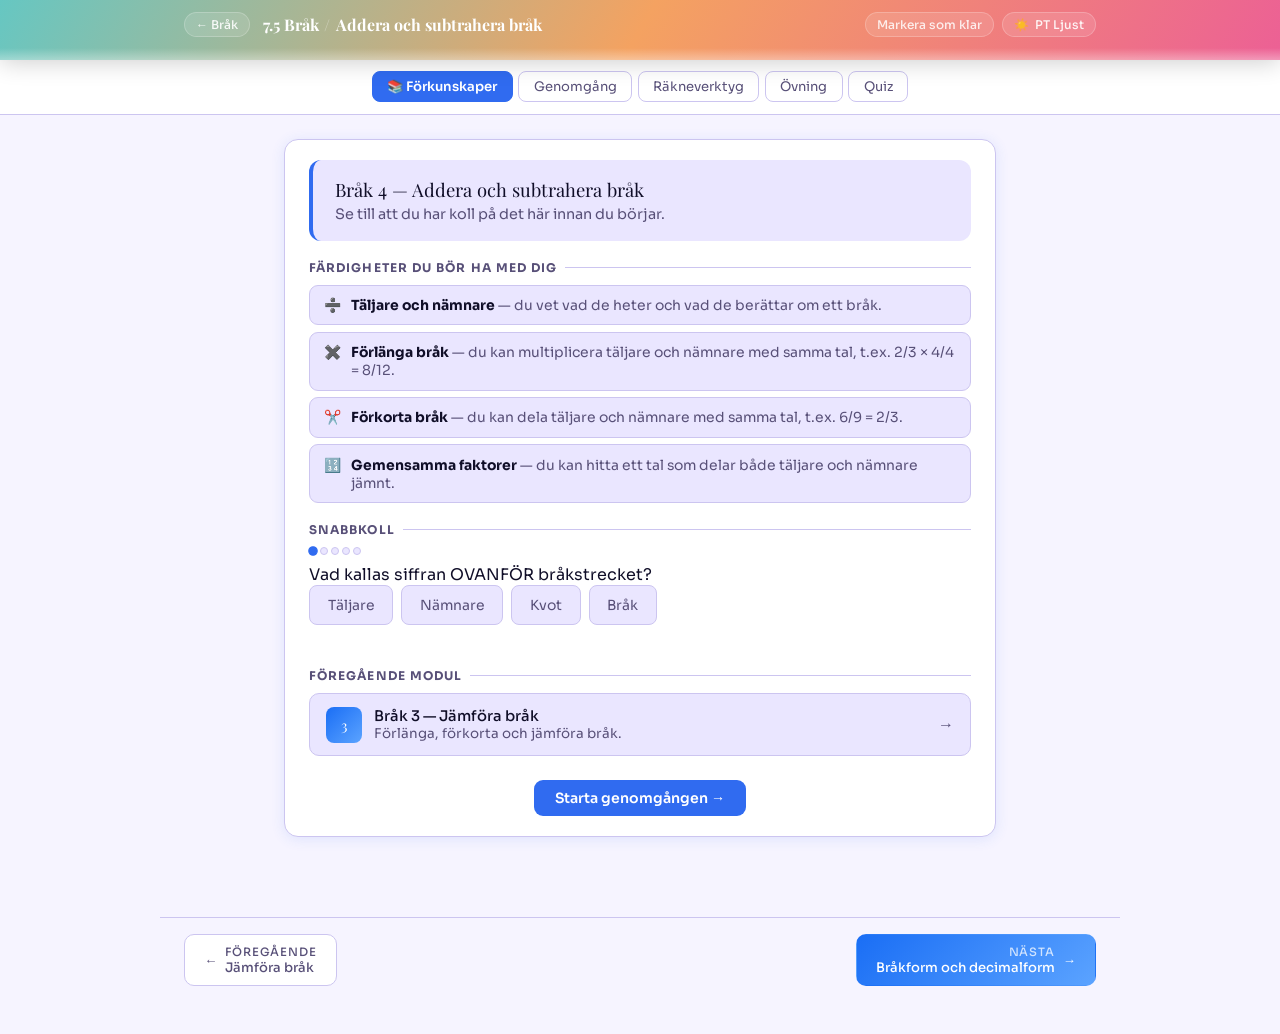
<file: ak7/7-5-brak/brak4.html>
<!DOCTYPE html>
<html lang="sv" data-theme="pt-light">
<head>
<meta charset="UTF-8">
<meta name="viewport" content="width=device-width, initial-scale=1.0">
<title>Bråk 4 — Addera och subtrahera bråk</title>
  <link rel="preconnect" href="https://fonts.googleapis.com" />
  <link rel="preconnect" href="https://fonts.gstatic.com" crossorigin />
  <link href="https://fonts.googleapis.com/css2?family=Sora:wght@300;400;500;600;700&family=Playfair+Display:ital,wght@0,700;1,400&display=swap" rel="stylesheet" />
<style>


/*
 * ═══════════════════════════════════════════════════════════════════
 *  portal.css  —  PT Matematik · Alfred Dalinskolan
 *  Patrick Tegnefur · Förstelärare & IT-pedagog
 *
 *  Importeras av alla sidor på portalen via:
 *    <link rel="stylesheet" href="[relativ sökväg]/portal.css">
 *
 *  STRUKTUR:
 *   1. Google Fonts-import
 *   2. Globala tokens (:root)
 *   3. Teman  — AD Ljust / AD Mörkt / PT Ljust / PT Mörkt
 *   4. Reset & bas
 *   5. Header  (portal-header, portal-back, portal-crumb, tema-toggle)
 *   6. Modul-navigation  (module-nav, mnav-btn)
 *   7. Gemensamma UI-komponenter
 *      — Knappar (tab-btn, start-btn, check-btn m.fl.)
 *      — Bråkvisning (fv)
 *      — Förkunskaps-quiz (mq-*)
 *      — Framstegsindikatorer (mq-pip, step-dot)
 *      — Färg-badges (pill-video, pill-sim m.fl.)
 *   8. Responsiv  (max-width: 600px)
 * ═══════════════════════════════════════════════════════════════════
 */

/* ── 1. TYPSNITT ──────────────────────────────────────────────────── */
/* ── 2. GLOBALA TOKENS ────────────────────────────────────────────── */
:root {
  --radius:  14px;
  --trans:   0.32s cubic-bezier(.4,0,.2,1);
  --font-d: 'Playfair Display', Georgia, serif;
  --font-b: 'Sora', sans-serif;
}

/* ═══════════════════════════════════════════════════════════════════
   3. TEMAN
   Varje tema definierar ALLA variabler fullständigt.
   Åk 7 = Blå · Åk 8 = Grön · Åk 9 = Röd/Rosa

   AD-färger:  Blågrön #00A19A · Guld #FBBC33 · Rosa #EC6095
               Grön #A2C617   · Gul #FFDE14
   PT-färger:  Blå #306BF0 · Röd #F03048 · Orange #FF8837
               Grön #39C762 · Klarblå #7179E8
   PT-gradient: #66C7C2 → #F4A261 → #EC6095
═══════════════════════════════════════════════════════════════════ */

/* ── AD LJUST ─────────────────────────────────────────────────────── */
[data-theme="ad-light"] {
  --bg:           #f2fbf8;
  --surface:      #ffffff;
  --surface2:     #e4f5ef;
  --border:       #b8ddd4;
  --text:         #0b1e18;
  --muted:        #527060;
  --hdr-bg:       linear-gradient(120deg, #00A19A 0%, #007870 100%);
  --hdr-text:     #ffffff;
  --stripe:       linear-gradient(90deg, #306BF0, #00A19A, #A2C617, #FBBC33, #EC6095, #FFDE14);
  --stripe-h:     3px;
  --stripe-fade:  rgba(255,255,255,0.30);
  --btn-active:   linear-gradient(90deg, #00A19A, #FBBC33);
  --accent:       #1a6ef5;
  --accent2:      #FBBC33;
  --hi:           #5ba3ff;
  --hi2:          #F4A261;
  --correct:      #18a348;
  --wrong:        #e02020;
  --link-hover:   #006a64;
  --shadow:       0 2px 12px rgba(0,161,154,.10);
  --shadow-hov:   0 8px 28px rgba(0,161,154,.22);
  /* Kolumn-gradienter */
  --c7a: #1a6ef5; --c7b: #5ba3ff;
  --c8a: #18a348; --c8b: #5dd68c;
  --c9a: #e02020; --c9b: #ff6060;
  /* Badges */
  --b7: #d8eaff; --b7t: #1040a0;
  --b8: #d0f5e0; --b8t: #0e6030;
  --b9: #ffd8d8; --b9t: #a01010;
  --badge-prog: #ede0ff; --badge-prog-t: #5c20c0;
  --badge-np:   #fff0cc; --badge-np-t:   #8a5c00;
}

/* ── AD MÖRKT ─────────────────────────────────────────────────────── */
[data-theme="ad-dark"] {
  --bg:           #0c1512;
  --surface:      #152018;
  --surface2:     #1c2c20;
  --border:       #283c2c;
  --text:         #e4f5ee;
  --muted:        #6a9878;
  --hdr-bg:       linear-gradient(120deg, #081a10 0%, #051208 100%);
  --hdr-text:     #e4f5ee;
  --stripe:       linear-gradient(90deg, #306BF0, #00A19A, #A2C617, #FBBC33, #EC6095, #FFDE14);
  --stripe-h:     3px;
  --stripe-fade:  rgba(255,255,255,0.12);
  --btn-active:   linear-gradient(90deg, #00A19A, #FBBC33);
  --accent:       #4ecb8a;
  --accent2:      #FBBC33;
  --hi:           #5dd68c;
  --hi2:          #F4A261;
  --correct:      #39C762;
  --wrong:        #F03048;
  --link-hover:   #ffffff;
  --shadow:       0 2px 16px rgba(0,0,0,.40);
  --shadow-hov:   0 8px 32px rgba(0,0,0,.60);
  --c7a: #1a6ef5; --c7b: #5ba3ff;
  --c8a: #18a348; --c8b: #5dd68c;
  --c9a: #e02020; --c9b: #ff6060;
  --b7: #0a2048; --b7t: #7ab0ff;
  --b8: #082a18; --b8t: #60d890;
  --b9: #380808; --b9t: #ff8080;
  --badge-prog: #2e1060; --badge-prog-t: #c090ff;
  --badge-np:   #3a2a00; --badge-np-t:   #ffd060;
}

/* ── PT LJUST ─────────────────────────────────────────────────────── */
[data-theme="pt-light"] {
  --bg:           #f6f4ff;
  --surface:      #ffffff;
  --surface2:     #eae6ff;
  --border:       #ccc5f0;
  --text:         #100e28;
  --muted:        #585078;
  --hdr-bg:       linear-gradient(120deg, #66C7C2 0%, #F4A261 50%, #EC6095 100%);
  --hdr-text:     #ffffff;
  --stripe:       linear-gradient(90deg, #66C7C2, #F4A261, #EC6095);
  --stripe-h:     4px;
  --stripe-fade:  rgba(255,255,255,0.35);
  --btn-active:   linear-gradient(90deg, #66C7C2, #EC6095);
  --accent:       #306BF0;
  --accent2:      #EC6095;
  --hi:           #5ba3ff;
  --hi2:          #F4A261;
  --correct:      #18a348;
  --wrong:        #e02020;
  --link-hover:   #306BF0;
  --shadow:       0 2px 14px rgba(48,107,240,.12);
  --shadow-hov:   0 8px 30px rgba(48,107,240,.22);
  --c7a: #1a6ef5; --c7b: #5ba3ff;
  --c8a: #18a348; --c8b: #5dd68c;
  --c9a: #e02020; --c9b: #ff6060;
  --b7: #dce8fe; --b7t: #1a4ecc;
  --b8: #d0f5e0; --b8t: #0e6030;
  --b9: #ffd8d8; --b9t: #a01010;
  --badge-prog: #ede0ff; --badge-prog-t: #5c20c0;
  --badge-np:   #fff0cc; --badge-np-t:   #8a5c00;
}

/* ── PT MÖRKT ─────────────────────────────────────────────────────── */
[data-theme="pt-dark"] {
  --bg:           #12101c;
  --surface:      #1c192c;
  --surface2:     #262238;
  --border:       #342e54;
  --text:         #eae8ff;
  --muted:        #8880b8;
  --hdr-bg:       linear-gradient(120deg, #66C7C2 0%, #F4A261 50%, #EC6095 100%);
  --hdr-text:     #ffffff;
  --stripe:       linear-gradient(90deg, #66C7C2, #F4A261, #EC6095);
  --stripe-h:     4px;
  --stripe-fade:  rgba(255,255,255,0.15);
  --btn-active:   linear-gradient(90deg, #66C7C2, #EC6095);
  --accent:       #6a9aff;
  --accent2:      #EC6095;
  --hi:           #80aaff;
  --hi2:          #F4A261;
  --correct:      #39C762;
  --wrong:        #F03048;
  --link-hover:   #ffffff;
  --shadow:       0 2px 16px rgba(48,107,240,.18);
  --shadow-hov:   0 8px 36px rgba(48,107,240,.35);
  --c7a: #1a6ef5; --c7b: #5ba3ff;
  --c8a: #18a348; --c8b: #5dd68c;
  --c9a: #e02020; --c9b: #ff6060;
  --b7: #16204a; --b7t: #80aaff;
  --b8: #082a18; --b8t: #60d890;
  --b9: #380808; --b9t: #ff8080;
  --badge-prog: #2e1060; --badge-prog-t: #c090ff;
  --badge-np:   #3a2a00; --badge-np-t:   #ffd060;
}

/* PT Mörkt — gradient-accenter på aktiva element */
[data-theme="pt-dark"] .tab-btn.active,
[data-theme="pt-dark"] .check-btn,
[data-theme="pt-dark"] .check-btn-main,
[data-theme="pt-dark"] .check-main,
[data-theme="pt-dark"] .start-btn,
[data-theme="pt-dark"] .mq-next-btn,
[data-theme="pt-dark"] .ex-next-big,
[data-theme="pt-dark"] .snav-btn.primary,
[data-theme="pt-dark"] .quiz-next,
[data-theme="pt-dark"] .row-check,
[data-theme="pt-dark"] .level-btn.active {
  background: #EC6095 !important;
  border-color: transparent !important;
  color: #fff !important;
}
[data-theme="pt-dark"] .progress-fill {
  background: linear-gradient(90deg, #66C7C2, #F4A261, #EC6095);
}
[data-theme="pt-dark"] .fv .fv-n  { color: #F4A261; }
[data-theme="pt-dark"] .fv .fv-b  { opacity: 0.5; }
[data-theme="pt-dark"] .rect-seg.on-a   { background: #66C7C2; color: #12101c; }
[data-theme="pt-dark"] .rect-seg.rs-one { background: #66C7C2; }
[data-theme="pt-dark"] .frac-card.fc-ok    { border-color: #39C762; background: rgba(57,199,98,0.1); }
[data-theme="pt-dark"] .frac-card:hover    { border-color: #66C7C2; }
[data-theme="pt-dark"] .sub-btn.active     { background: rgba(244,162,97,0.13); color: #F4A261; border-bottom: 2px solid #F4A261; }

/* AD Mörkt — tab-knapp */
[data-theme="ad-dark"] .tab-btn.active {
  background: linear-gradient(90deg, #00A19A, #FBBC33);
  border-color: transparent;
  color: #fff;
}

/* ═══════════════════════════════════════════════════════════════════
   4. RESET & BAS
═══════════════════════════════════════════════════════════════════ */
*, *::before, *::after { box-sizing: border-box; margin: 0; padding: 0; }

body {
  font-family: var(--font-b);
  background: var(--bg);
  color: var(--text);
  min-height: 100vh;
  transition: background var(--trans), color var(--trans);
}

/* ═══════════════════════════════════════════════════════════════════
   5. HEADER
═══════════════════════════════════════════════════════════════════ */
.portal-header {
  background: var(--hdr-bg);
  color: var(--hdr-text);
  position: sticky;
  top: 0;
  z-index: 200;
  box-shadow: 0 2px 24px rgba(0,0,0,.20);
}

.portal-header::after {
  content: '';
  display: block;
  height: 12px;
  background: linear-gradient(to bottom, transparent, var(--stripe-fade));
  pointer-events: none;
}

.portal-header-inner {
  max-width: 960px;
  margin: 0 auto;
  padding: 0 1.5rem;
  display: flex;
  align-items: center;
  justify-content: space-between;
  gap: 1rem;
  height: 48px;
}

.portal-header-left {
  display: flex;
  align-items: center;
  gap: 0.8rem;
}

/* Tillbaka-länk */
.portal-back {
  display: flex;
  align-items: center;
  gap: 0.35rem;
  background: rgba(255,255,255,0.12);
  border: 1px solid rgba(255,255,255,0.22);
  border-radius: 30px;
  padding: 4px 11px;
  cursor: pointer;
  color: rgba(255,255,255,0.9);
  font-size:0.75rem;
  font-family: var(--font-b);
  font-weight: 500;
  text-decoration: none;
  transition: background 0.2s;
  white-space: nowrap;
}
.portal-back:hover { background: rgba(255,255,255,0.22); }

/* Brödsmulor */
.portal-crumb {
  display: flex;
  align-items: center;
  gap: 0.35rem;
  font-family: var(--font-d);
  font-size: 1rem;
  font-weight: 700;
  color: var(--hdr-text);
}
.portal-crumb-sep { opacity: 0.4; font-weight: 300; }

/* Tema-toggle */
.portal-theme-toggle {
  display: flex;
  align-items: center;
  gap: 0.4rem;
  background: rgba(255,255,255,0.12);
  border: 1px solid rgba(255,255,255,0.22);
  border-radius: 30px;
  padding: 4px 11px;
  cursor: pointer;
  color: rgba(255,255,255,0.9);
  font-size:0.75rem;
  font-family: var(--font-b);
  font-weight: 500;
  transition: background 0.2s;
  white-space: nowrap;
}
.portal-theme-toggle:hover { background: rgba(255,255,255,0.22); }

/* Klar-indikator och -knapp */
.done-ind {
  font-size: 0.72rem;
  font-family: var(--font-b);
  color: var(--correct);
  background: rgba(24,163,72,0.12);
  border: 1px solid rgba(24,163,72,0.25);
  border-radius: 20px;
  padding: 3px 10px;
  display: none;
}
.done-ind.show { display: inline-block; }

.done-hdr-btn {
  background: rgba(255,255,255,0.12);
  border: 1px solid rgba(255,255,255,0.22);
  color: rgba(255,255,255,0.85);
  border-radius: 20px;
  padding: 4px 11px;
  cursor: pointer;
  font-size:0.75rem;
  font-family: var(--font-b);
  font-weight: 500;
  transition: background 0.2s;
  white-space: nowrap;
}
.done-hdr-btn:hover { background: rgba(255,255,255,0.22); }

/* ═══════════════════════════════════════════════════════════════════
   6. MODUL-NAVIGATION  (Föregående / Nästa)
═══════════════════════════════════════════════════════════════════ */
.module-nav {
  max-width: 960px;
  margin: 2rem auto 0;
  padding: 1rem 1.5rem 3rem;
  display: flex;
  justify-content: space-between;
  align-items: center;
  gap: 1rem;
  border-top: 1px solid var(--border);
}

.mnav-btn {
  display: flex;
  align-items: center;
  gap: 0.5rem;
  padding: 0.6rem 1.2rem;
  border-radius: 10px;
  border: 1px solid var(--border);
  background: var(--surface);
  color: var(--muted);
  font-size: 0.82rem;
  font-family: var(--font-b);
  font-weight: 500;
  text-decoration: none;
  transition: all 0.18s;
  cursor: pointer;
}
.mnav-btn:hover {
  border-color: var(--accent);
  color: var(--text);
  background: var(--surface2);
}
.mnav-btn.primary {
  background: linear-gradient(135deg, var(--c7a), var(--c7b));
  border-color: transparent;
  color: #fff;
}
.mnav-btn.primary:hover { opacity: 0.9; }
.mnav-btn.primary .mnav-label { color: rgba(255,255,255,0.75); }
.mnav-btn.primary .mnav-title { color: #fff; }

.mnav-label {
  font-size:0.72rem;
  text-transform: uppercase;
  letter-spacing: 0.07em;
  color: var(--muted);
  display: block;
}
.mnav-title  { display: block; }
.mnav-spacer { flex: 1; }

/* ═══════════════════════════════════════════════════════════════════
   7. GEMENSAMMA UI-KOMPONENTER
═══════════════════════════════════════════════════════════════════ */

/* ── Tab-navigation ───────────────────────────────────────────────── */
.nav-tabs {
  display: flex;
  justify-content: center;
  gap: 0.35rem;
  padding: 0.7rem 1rem;
  background: var(--surface);
  border-bottom: 1px solid var(--border);
  flex-wrap: wrap;
  position: sticky;
  top: 60px;
  z-index: 100;
}

.tab-btn {
  background: none;
  border: 1px solid var(--border);
  border-radius: 8px;
  padding: 0.38rem 0.9rem;
  cursor: pointer;
  font-family: var(--font-b);
  font-size: 0.82rem;
  color: var(--muted);
  transition: all 0.18s;
  white-space: nowrap;
}
.tab-btn:hover  { border-color: var(--accent); color: var(--text); }
.tab-btn.active {
  background: var(--accent);
  border-color: var(--accent);
  color: #fff;
  font-weight: 600;
}

/* ── Bråkvisning (fv) ─────────────────────────────────────────────── */
.fv {
  display: inline-flex;
  flex-direction: column;
  align-items: center;
  line-height: 1.1;
  margin: 0 0.22rem;
  vertical-align: middle;
  gap: 1px;
  margin-top: 0.15em;
  margin-bottom: 0.15em;
}
.fv .fv-n { font-family: var(--font-b); color: var(--accent); font-weight: 500; }
.fv .fv-b { width: 100%; min-width: 1em; height: 1.5px; background: currentColor; border-radius: 1px; opacity: 0.6; }
.fv .fv-d { font-family: var(--font-b); }
.fv.fv-sm .fv-n, .fv.fv-sm .fv-d { font-size: 0.82em; }
.fv.fv-md .fv-n, .fv.fv-md .fv-d { font-size: 1.05em; }
.fv.fv-lg .fv-n, .fv.fv-lg .fv-d { font-size: 1.4em; }

/* ── Segmentstaplar (rektanglar) ──────────────────────────────────── */
.rect-seg {
  flex: 1;
  border-right: 1px solid rgba(0,0,0,0.20);
  display: flex;
  align-items: center;
  justify-content: center;
  font-family: var(--font-b);
  font-size:0.75rem;
  font-weight: 600;
  transition: background 0.25s;
}
.rect-seg:last-child { border-right: none; }
.rect-seg.on-a  { background: var(--accent); color: #fff; }
.rect-seg.on-b  { background: var(--hi2);    color: #1a1200; font-weight: 600; }
.rect-seg.off   { background: var(--surface2); color: var(--muted); }
.rect-seg.rs-one { background: var(--accent); }

/* ── Förkunskaps-quiz (mq-*) ──────────────────────────────────────── */
.mq-pips, .mq-progress {
  display: flex;
  gap: 3px;
  margin-bottom: 0.6rem;
}
.mq-pip {
  width: 8px; height: 8px;
  border-radius: 50%;
  background: var(--surface2);
  border: 1px solid var(--border);
  transition: all 0.2s;
}
.mq-pip.ok  { background: var(--correct); border-color: var(--correct); }
.mq-pip.bad,
.mq-pip.err { background: var(--wrong);   border-color: var(--wrong); }
.mq-pip.cur { background: var(--accent);  border-color: var(--accent); transform: scale(1.2); }

.mq-opts {
  display: flex;
  flex-wrap: wrap;
  gap: 0.5rem;
  margin-bottom: 0.5rem;
}
.mq-opt {
  background: var(--surface2);
  border: 1.5px solid var(--border);
  border-radius: 8px;
  padding: 0.5rem 1.1rem;
  cursor: pointer;
  font-family: var(--font-b);
  font-size: 0.87rem;
  color: var(--muted);
  transition: all 0.15s;
  min-height: 40px;
  display: flex;
  align-items: center;
}
.mq-opt:hover       { border-color: var(--accent); color: var(--text); }
.mq-opt.mq-ok,
.mq-opt.ok          { border-color: var(--correct); background: rgba(24,163,72,0.10); color: var(--correct); }
.mq-opt.mq-err,
.mq-opt.err         { border-color: var(--wrong); background: rgba(224,32,32,0.10); color: var(--wrong); }
.mq-opt.mq-reveal,
.mq-opt.reveal      { border-color: var(--correct); color: var(--correct); }

.mq-fb, .ex-fb {
  font-size: 0.82rem;
  color: var(--muted);
  margin-top: 0.4rem;
  min-height: 1.2em;
  border-radius: 6px;
  padding: 0.3rem 0.5rem;
}
.mq-fb.ok, .ex-fb.ok     { color: var(--correct); }
.mq-fb.bad, .mq-fb.mq-fb-err,
.ex-fb.bad               { color: var(--wrong); }
.mq-fb.show, .ex-fb.show { display: block; }

.mq-next-btn, .mq-next, .quiz-next {
  background: var(--accent);
  border: none;
  color: #fff;
  border-radius: 7px;
  padding: 0.38rem 0.9rem;
  cursor: pointer;
  font-family: var(--font-b);
  font-size: 0.82rem;
  font-weight: 500;
  margin-top: 0.5rem;
  display: none;
  transition: opacity 0.15s;
}
.mq-next-btn.show,
.mq-next.show,
.quiz-next.show  { display: inline-block; }
.mq-next-btn:hover,
.mq-next:hover,
.quiz-next:hover { opacity: 0.85; }

/* ── Knappar ──────────────────────────────────────────────────────── */
.start-btn, .check-main, .ex-next-big {
  background: var(--accent);
  border: none;
  color: #fff;
  border-radius: 9px;
  padding: 0.55rem 1.3rem;
  cursor: pointer;
  font-family: var(--font-b);
  font-size: 0.88rem;
  font-weight: 600;
  transition: opacity 0.15s, transform 0.15s;
  display: inline-block;
}
.start-btn:hover,
.check-main:hover,
.ex-next-big:hover { opacity: 0.88; transform: translateY(-1px); }

.check-btn, .row-check {
  background: var(--accent);
  border: none;
  color: #fff;
  border-radius: 7px;
  padding: 0.4rem 1rem;
  cursor: pointer;
  font-family: var(--font-b);
  font-size: 0.82rem;
  font-weight: 600;
  transition: opacity 0.15s;
}
.check-btn:hover, .row-check:hover { opacity: 0.85; }

/* ── Navigationspunktar (steg-genomgång) ──────────────────────────── */
.step-dot {
  width: 8px; height: 8px;
  border-radius: 50%;
  background: var(--surface2);
  border: 1px solid var(--border);
  cursor: pointer;
  transition: all 0.2s;
}
.step-dot:hover  { border-color: var(--accent); }
.step-dot.active {
  background: var(--accent);
  border-color: var(--accent);
  width: 18px;
  border-radius: 4px;
}

/* ── Framsteg / progress ──────────────────────────────────────────── */
.progress-fill {
  height: 100%;
  background: linear-gradient(90deg, var(--c7a), var(--c7b));
  border-radius: 4px;
  transition: width 0.5s ease;
}

/* ── Pills (typ-indikatorer) ──────────────────────────────────────── */
.pill { font-size:0.72rem; font-weight: 600; letter-spacing: 0.04em; padding: 2px 8px; border-radius: 10px; border: 1px solid transparent; }
.pill-video  { background: #fff0e0; color: #c05000; border-color: #f5c080; }
.pill-sim    { background: #e0f0ff; color: #005090; border-color: #80c0f5; }
.pill-drill  { background: #e8ffe8; color: #006020; border-color: #80d880; }
.pill-pdf    { background: #f5e8ff; color: #600090; border-color: #c080f0; }

[data-theme="ad-dark"] .pill-video,
[data-theme="pt-dark"] .pill-video { background: #3a1800; color: #ffb060; border-color: #804000; }
[data-theme="ad-dark"] .pill-sim,
[data-theme="pt-dark"] .pill-sim   { background: #001830; color: #80c8ff; border-color: #004080; }
[data-theme="ad-dark"] .pill-drill,
[data-theme="pt-dark"] .pill-drill { background: #001a00; color: #60e060; border-color: #004800; }
[data-theme="ad-dark"] .pill-pdf,
[data-theme="pt-dark"] .pill-pdf   { background: #200030; color: #d080ff; border-color: #500080; }

/* ── Programmering & NP badges ────────────────────────────────────── */
.badge-prog { background: var(--badge-prog); color: var(--badge-prog-t); }
.badge-np   { background: var(--badge-np);   color: var(--badge-np-t); }

/* ── Kort (card) ──────────────────────────────────────────────────── */
.card {
  background: var(--surface);
  border: 1px solid var(--border);
  border-radius: var(--radius);
  padding: 1.25rem 1.5rem;
  margin-bottom: 1rem;
}

/* ── Info-ruta ────────────────────────────────────────────────────── */
.info-box {
  background: var(--surface2);
  border-left: 3px solid var(--accent);
  border-radius: 0 8px 8px 0;
  padding: 0.6rem 0.9rem;
  font-size: 0.88rem;
  color: var(--text);
  margin-bottom: 0.9rem;
}

/* ── Highlight-ruta ───────────────────────────────────────────────── */
.hl {
  background: var(--surface2);
  border-radius: 8px;
  padding: 0.6rem 0.9rem;
  font-size: 0.9rem;
}
.hl.gold { border-left: 3px solid var(--hi2); }
.hl.blue { border-left: 3px solid var(--accent); }

/* ── Quiz-komponenter ─────────────────────────────────────────────── */
.quiz-opt {
  background: var(--surface2);
  border: 1px solid var(--border);
  border-radius: 8px;
  padding: 0.6rem 0.9rem;
  cursor: pointer;
  font-size: 0.88rem;
  color: var(--muted);
  font-family: var(--font-b);
  text-align: center;
  transition: all 0.18s;
  display: flex;
  align-items: center;
  justify-content: center;
  min-height: 44px;
}
.quiz-opt:hover   { border-color: var(--accent); color: var(--text); }
.quiz-opt.correct { border-color: var(--correct); background: rgba(24,163,72,0.10); color: var(--correct); }
.quiz-opt.wrong   { border-color: var(--wrong);   background: rgba(224,32,32,0.10); color: var(--wrong); }

.quiz-fb {
  font-size: 0.85rem;
  margin-top: 0.6rem;
  padding: 0.4rem 0.6rem;
  border-radius: 6px;
  display: none;
  color: var(--muted);
}
.quiz-fb.show { display: block; }
.quiz-fb.ok   { color: var(--correct); }
.quiz-fb.bad  { color: var(--wrong); }

/* ── Lärar-tips (teacher-guide) ───────────────────────────────────── */
.teacher-guide {
  margin-top: 1rem;
  border: 1px solid var(--border);
  border-radius: 10px;
  overflow: hidden;
}
.tg-header {
  display: flex;
  align-items: center;
  gap: 0.5rem;
  padding: 0.6rem 0.9rem;
  cursor: pointer;
  font-size: 0.82rem;
  color: var(--muted);
  background: var(--surface2);
  user-select: none;
  transition: background 0.15s;
}
.tg-header:hover         { background: var(--border); }
.tg-chevron              { margin-left: auto; font-size:0.75rem; transition: transform 0.25s; }
.tg-header.open .tg-chevron { transform: rotate(180deg); }
.tg-body {
  padding: 0.8rem 1rem;
  font-size: 0.84rem;
  color: var(--muted);
  line-height: 1.65;
  display: flex;
  flex-direction: column;
  gap: 0.5rem;
}
.tg-body strong { color: var(--text); }

/* ─── 8. RESPONSIV ────────────────────────────────────────────────── */
@media (max-width: 600px) {
  .portal-header-inner { padding: 0 1rem; height: 52px; }
  .portal-crumb        { font-size: 0.85rem; }
  .module-nav          { padding: 0.75rem 1rem 2rem; }
  .mnav-btn            { font-size: 0.75rem; padding: 0.5rem 0.9rem; }
  .nav-tabs            { padding: 0.5rem 0.75rem; gap: 0.25rem; top: 52px; }
  .tab-btn             { font-size: 0.75rem; padding: 0.3rem 0.7rem; }
}


/* ══ SIDSPECIFIK CSS — Bråk 4 ══════════════════════════════════ */

/* Stapelvisualisering */
.fracbar-wrap{margin:0.9rem 0;}
.fracbar-row{display:flex;align-items:center;gap:0.75rem;margin-bottom:0.55rem;}
.fracbar-lbl{width:3.5rem;text-align:right;flex-shrink:0;font-size:0.88rem;}
.fracbar{flex:1;display:flex;height:40px;border-radius:8px;overflow:hidden;border:1.5px solid var(--border);}
.fracbar-seg{flex:1;border-right:2px solid var(--bg);display:flex;align-items:center;justify-content:center;font-family:var(--font-b);transition:background 0.3s;}
.fracbar-seg:last-child{border-right:none;}
.fracbar-seg.filled-a  {background:var(--accent);color:#fff;}
.fracbar-seg.filled-b  {background:var(--hi2);color:#1a1200;}
.fracbar-seg.filled-sum{background:var(--correct);color:#fff;}
.fracbar-seg.empty     {background:var(--surface2);color:var(--muted);}
.fracbar-seg.wrong-fill{background:var(--wrong);color:#fff;}

/* Hybrid-visualisering */
.hybrid-wrap{display:flex;gap:0.8rem;align-items:flex-start;flex-wrap:wrap;margin:0.9rem 0;}
.hybrid-col{flex:1;min-width:110px;}
.hybrid-col-title{font-size:0.75rem;text-transform:uppercase;letter-spacing:0.07em;color:var(--muted);margin-bottom:0.35rem;font-weight:600;}
.hybrid-bar{display:flex;height:34px;border-radius:6px;overflow:hidden;border:1.5px solid var(--border);}
.hybrid-seg{flex:1;}
.arrow-col{display:flex;align-items:center;padding-top:1.3rem;color:var(--muted);font-size:1.1rem;flex-shrink:0;}

/* Ekvationsrad */
.eq-row{display:flex;align-items:center;gap:0.5rem;flex-wrap:wrap;padding:0.6rem 0.9rem;background:var(--surface2);border-radius:9px;margin:0.6rem 0;}
.eq-op{color:var(--muted);font-weight:300;font-size:1.1rem;}
.eq-note{font-size:0.88rem;color:var(--muted);font-style:italic;}

/* Förlängnings-display */
.extend-row{display:flex;align-items:center;gap:0.5rem;margin-bottom:0.45rem;flex-wrap:wrap;font-size:0.88rem;}

/* Inmatning */
.ans-wrap{display:flex;align-items:center;gap:0.6rem;flex-wrap:wrap;margin:0.5rem 0;}
.ans-frac{display:flex;flex-direction:column;align-items:center;gap:3px;}
.ans-input{width:52px;height:38px;border:2px solid var(--border);border-radius:7px;background:var(--surface2);color:var(--text);font-family:var(--font-b);font-size:1rem;font-weight:600;text-align:center;transition:border-color 0.15s;outline:none;}
.ans-input:focus{border-color:var(--accent);}
.ans-input.ok {border-color:var(--correct);background:rgba(24,163,72,0.07);}
.ans-input.bad{border-color:var(--wrong);background:rgba(224,32,32,0.07);}
.ans-bar{width:52px;height:2px;background:var(--muted);border-radius:1px;}
.check-btn{background:var(--accent);border:none;color:#fff;border-radius:7px;padding:0.42rem 1.1rem;cursor:pointer;font-family:var(--font-b);font-size:0.85rem;font-weight:600;transition:opacity 0.15s;}
.check-btn:hover{opacity:0.85;}

/* Genomgång */
.gstep{display:none;}
.gstep.active{display:block;}
.step-nav{display:flex;align-items:center;justify-content:space-between;gap:1rem;margin-top:1.4rem;flex-wrap:wrap;}
.step-dots{display:flex;flex-direction:row;align-items:center;gap:5px;flex-shrink:0;}
.snav-btn{background:var(--surface2);border:1px solid var(--border);border-radius:8px;padding:0.4rem 1rem;cursor:pointer;font-family:var(--font-b);font-size:0.88rem;color:var(--muted);transition:all 0.18s;}
.snav-btn:hover{border-color:var(--accent);color:var(--text);}
.snav-btn.primary{background:var(--accent);border-color:var(--accent);color:#fff;}
.snav-btn.primary:hover{opacity:0.88;}
.info-box{background:var(--surface2);border-left:3px solid var(--accent);border-radius:0 8px 8px 0;padding:0.65rem 1rem;font-size:0.88rem;color:var(--text);margin-bottom:0.9rem;font-weight:500;}

/* Förkunskaper */
.prereq-hero{background:var(--surface2);border-radius:12px;padding:1.1rem 1.4rem;margin-bottom:1.2rem;border-left:4px solid var(--accent);}
.prereq-hero-title{font-family:var(--font-d);font-size:1.15rem;color:var(--text);margin-bottom:0.2rem;}
.prereq-hero-sub{font-size:0.9rem;color:var(--muted);}
.prereq-sec-title{font-size:0.75rem;text-transform:uppercase;letter-spacing:0.09em;color:var(--muted);font-weight:700;margin-bottom:0.6rem;display:flex;align-items:center;gap:0.5rem;}
.prereq-sec-title::after{content:'';flex:1;height:1px;background:var(--border);}
.skill-list{display:flex;flex-direction:column;gap:0.4rem;margin-bottom:1.2rem;}
.skill-item{display:flex;align-items:flex-start;gap:0.65rem;background:var(--surface2);border-radius:9px;padding:0.65rem 0.85rem;font-size:0.87rem;color:var(--muted);border:1px solid var(--border);}
.skill-item strong{color:var(--text);}

/* Övningar */
.level-btn{display:flex;align-items:center;gap:0.5rem;padding:0.4rem 0.9rem;border-radius:8px;border:1px solid var(--border);background:var(--surface);cursor:pointer;font-family:var(--font-b);font-size:0.8rem;color:var(--muted);transition:all 0.18s;}
.level-btn:hover{border-color:var(--accent);color:var(--text);}
.level-btn.active{background:var(--accent);border-color:var(--accent);color:#fff;}
.lb-icon{font-size:0.95rem;}
.lb-label{font-weight:600;}
.lb-desc{font-size:0.75rem;opacity:0.75;}
.ex-pip{width:8px;height:8px;border-radius:50%;background:var(--surface2);border:1px solid var(--border);}
.ex-pip.ok{background:var(--correct);border-color:var(--correct);}
.ex-pip.bad{background:var(--wrong);border-color:var(--wrong);}
.ex-pip.cur{background:var(--accent);border-color:var(--accent);transform:scale(1.15);}
.ex-fb{font-size:0.85rem;margin-top:0.55rem;padding:0.4rem 0.6rem;border-radius:6px;display:none;color:var(--muted);}
.ex-fb.show{display:block;}
.ex-fb.ok{color:var(--correct);}
.ex-fb.bad{color:var(--wrong);}
.ex-next-big{background:var(--accent);border:none;color:#fff;border-radius:9px;padding:0.55rem 1.3rem;cursor:pointer;font-family:var(--font-b);font-size:0.88rem;font-weight:600;display:none;margin-top:0.75rem;transition:opacity 0.15s;}
.ex-next-big.show{display:inline-block;}
.ex-next-big:hover{opacity:0.88;}

/* Lärar-tips */
.teacher-guide{margin-top:1rem;border:1px solid var(--border);border-radius:10px;overflow:hidden;}
.tg-header{display:flex;align-items:center;gap:0.5rem;padding:0.55rem 0.9rem;cursor:pointer;font-size:0.88rem;color:var(--muted);background:var(--surface2);user-select:none;transition:background 0.15s;}
.tg-header:hover{background:var(--border);}
.tg-chevron{margin-left:auto;font-size:0.75rem;transition:transform 0.25s;}
.tg-header.open .tg-chevron{transform:rotate(180deg);}
.tg-body{padding:0.8rem 1rem;font-size:0.9rem;color:var(--muted);line-height:1.65;display:none;flex-direction:column;gap:0.5rem;border-top:1px solid var(--border);}
.tg-body strong{color:var(--text);}

/* Quiz */
.quiz-prog{font-size:0.85rem;color:var(--muted);margin-bottom:0.75rem;}
.quiz-q{font-size:0.95rem;color:var(--text);margin-bottom:0.8rem;line-height:1.6;}
.quiz-opts{display:grid;grid-template-columns:1fr 1fr;gap:0.45rem;margin-bottom:0.75rem;}
.quiz-opt{background:var(--surface2);border:1.5px solid var(--border);border-radius:9px;padding:0.55rem 0.9rem;cursor:pointer;font-family:var(--font-b);font-size:0.87rem;color:var(--muted);text-align:center;transition:all 0.15s;display:flex;align-items:center;justify-content:center;min-height:44px;}
.quiz-opt:hover{border-color:var(--accent);color:var(--text);}
.quiz-opt.correct{border-color:var(--correct);background:rgba(24,163,72,0.10);color:var(--correct);}
.quiz-opt.wrong{border-color:var(--wrong);background:rgba(224,32,32,0.10);color:var(--wrong);}
.quiz-fb{font-size:0.9rem;margin-top:0.5rem;padding:0.4rem 0.6rem;border-radius:6px;display:none;color:var(--muted);}
.quiz-fb.show{display:block;}
.quiz-fb.ok{color:var(--correct);}
.quiz-fb.bad{color:var(--wrong);}
.quiz-next{background:var(--accent);border:none;color:#fff;border-radius:7px;padding:0.4rem 1rem;cursor:pointer;font-family:var(--font-b);font-size:0.88rem;font-weight:600;margin-top:0.5rem;}

/* Layout */
.main{max-width:760px;margin:0 auto;padding:1.5rem 1.5rem 2rem;}
.section{display:none;}
.section.active{display:block;}
.card{background:var(--surface);border:1px solid var(--border);border-radius:var(--radius);padding:1.25rem 1.5rem;margin-bottom:1rem;box-shadow:var(--shadow);}
.card-title{font-family:var(--font-d);font-size:1.2rem;color:var(--text);margin-bottom:0.3rem;}
.card-lead{font-size:0.88rem;color:var(--muted);margin-bottom:1rem;line-height:1.6;}

@media(max-width:600px){
  .hybrid-wrap{gap:0.4rem;}
  .quiz-opts{grid-template-columns:1fr;}
}

</style>
</head>
<body>
<header class="portal-header">
  <div class="portal-header-inner">
    <div class="portal-header-left">
      <a class="portal-back" href="index.html">← Bråk</a>
      <div class="portal-crumb">
        <span>7.5 Bråk</span><span class="portal-crumb-sep">/</span><span>Addera och subtrahera bråk</span>
      </div>
    </div>
    <div style="display:flex;align-items:center;gap:0.5rem;">
      <span class="done-ind" id="doneIndicator">✓ Klar</span>
      <button class="done-hdr-btn" id="doneBtn" onclick="markDone()">Markera som klar</button>
      <button class="portal-theme-toggle" onclick="cyclePortalTheme()">
        <span id="portalThemeIcon">🎨</span>
        <span id="portalThemeLabel">PT Ljust</span>
      </button>
    </div>
  </div>
</header>

<div class="nav-tabs">
  <button class="tab-btn active" onclick="showTab('prereq',this)">📚 Förkunskaper</button>
  <button class="tab-btn" onclick="showTab('genomgang',this)">Genomgång</button>
  <button class="tab-btn" onclick="showTab('verktyg',this)">Räkneverktyg</button>
  <button class="tab-btn" onclick="showTab('ovning',this)">Övning</button>
  <button class="tab-btn" onclick="showTab('quiz',this)">Quiz</button>
</div>

<div class="main">

<!-- ═══════════════ FÖRKUNSKAPER ═══════════════ -->
<div class="section active" id="tab-prereq">
  <div class="card">
    <div class="prereq-hero">
      <div class="prereq-hero-title">Bråk 4 — Addera och subtrahera bråk</div>
      <div class="prereq-hero-sub">Se till att du har koll på det här innan du börjar.</div>
    </div>

    <div class="prereq-sec-title">Färdigheter du bör ha med dig</div>
    <div class="skill-list">
      <div class="skill-item"><span>➗</span><div><strong>Täljare och nämnare</strong> — du vet vad de heter och vad de berättar om ett bråk.</div></div>
      <div class="skill-item"><span>✖️</span><div><strong>Förlänga bråk</strong> — du kan multiplicera täljare och nämnare med samma tal, t.ex. 2/3 × 4/4 = 8/12.</div></div>
      <div class="skill-item"><span>✂️</span><div><strong>Förkorta bråk</strong> — du kan dela täljare och nämnare med samma tal, t.ex. 6/9 = 2/3.</div></div>
      <div class="skill-item"><span>🔢</span><div><strong>Gemensamma faktorer</strong> — du kan hitta ett tal som delar både täljare och nämnare jämnt.</div></div>
    </div>

    <div class="prereq-sec-title">Snabbkoll</div>
    <div class="mq-pips" id="pq4-pips"></div>
    <div id="pq4-wrap"></div>

    <div class="prereq-sec-title" style="margin-top:1.2rem;">Föregående modul</div>
    <div style="display:flex;align-items:center;gap:0.75rem;background:var(--surface2);border:1px solid var(--border);border-radius:10px;padding:0.8rem 1rem;cursor:pointer;" onclick="window.location.href='brak3.html'">
      <div style="width:36px;height:36px;border-radius:8px;background:linear-gradient(135deg,var(--c7a),var(--c7b));display:flex;align-items:center;justify-content:center;color:#fff;font-family:var(--font-d);font-size:0.9rem;flex-shrink:0;">3</div>
      <div>
        <div style="font-size:0.92rem;color:var(--text);font-weight:500;">Bråk 3 — Jämföra bråk</div>
        <div style="font-size:0.84rem;color:var(--muted);">Förlänga, förkorta och jämföra bråk.</div>
      </div>
      <span style="margin-left:auto;color:var(--muted);">→</span>
    </div>

    <div style="margin-top:1.5rem;text-align:center;">
      <button class="start-btn" onclick="document.querySelectorAll('.tab-btn')[1].click()">Starta genomgången →</button>
    </div>
  </div>
</div>

<!-- ═══════════════ GENOMGÅNG ═══════════════ -->
<div class="section" id="tab-genomgang">
  <div class="card">
    <div style="display:flex;align-items:center;justify-content:space-between;flex-wrap:wrap;gap:0.5rem;margin-bottom:0.25rem;">
      <div class="card-title" style="margin:0;">Genomgång — steg för steg</div>
      <span id="gStepLabel" style="font-size:0.84rem;color:var(--muted);">Steg 1 av 6</span>
    </div>
    <p class="card-lead">Bläddra i din egen takt med pilarna nedan.</p>

    <!-- Steg 1 -->
    <div class="gstep active" id="gstep-0">
      <div class="info-box">Steg 1 av 6 — Nämnaren är en enhet</div>
      <p style="color:var(--muted);margin-bottom:0.9rem;line-height:1.7;">
        I matematik kan du bara addera saker med <strong>samma enhet</strong>.<br>
        3 äpplen + 2 äpplen = 5 äpplen — men 3 äpplen + 2 päron är inte 5 äpplen.<br><br>
        Med bråk fungerar det exakt likadant. <strong>Nämnaren är enheten.</strong><br>
        Du kan bara addera bråk som har <strong>samma nämnare</strong>.
      </p>
      <div style="background:var(--surface2);border-radius:12px;padding:1rem 1.2rem;margin-bottom:0.9rem;">
        <div style="font-size:0.78rem;text-transform:uppercase;letter-spacing:0.07em;color:var(--muted);margin-bottom:0.6rem;">Exempel — "femtedelar" som enhet</div>
        <div class="eq-row">
          <span class="fv fv-md" style="display:inline-flex;flex-direction:column;align-items:center;vertical-align:middle;gap:1px;"><span class="fv-n" style="color:var(--accent);">1</span><span class="fv-b" style="width:100%;min-width:1.2em;height:2px;background:currentColor;opacity:0.5;"></span><span class="fv-d">5</span></span>
          <span class="eq-op">+</span>
          <span class="fv fv-md" style="display:inline-flex;flex-direction:column;align-items:center;vertical-align:middle;gap:1px;"><span class="fv-n" style="color:var(--hi2);">2</span><span class="fv-b" style="width:100%;min-width:1.2em;height:2px;background:currentColor;opacity:0.5;"></span><span class="fv-d">5</span></span>
          <span style="color:var(--muted);font-size:1.1rem;">=</span>
          <span class="fv fv-md" style="display:inline-flex;flex-direction:column;align-items:center;vertical-align:middle;gap:1px;"><span class="fv-n" style="color:var(--correct);">3</span><span class="fv-b" style="width:100%;min-width:1.2em;height:2px;background:currentColor;opacity:0.5;"></span><span class="fv-d">5</span></span>
          <span class="eq-note">"en + två femtedelar = tre femtedelar"</span>
        </div>
      </div>
      <div class="fracbar-wrap" id="g0-bars"></div>
      <div class="teacher-guide">
        <div class="tg-header" onclick="toggleTG(this)"><span>✏️</span> Varför fungerar det? <span class="tg-chevron">▼</span></div>
        <div class="tg-body"><p>Täljaren räknar <em>hur många delar</em>. Nämnaren säger <em>hur stor varje del är</em>. Så länge nämnaren är densamma adderar du bara täljarna — precis som äpplen.</p></div>
      </div>
    </div>

    <!-- Steg 2 -->
    <div class="gstep" id="gstep-1">
      <div class="info-box">Steg 2 av 6 — Det vanligaste misstaget</div>
      <p style="color:var(--muted);margin-bottom:0.9rem;line-height:1.7;">
        Många försöker addera täljare <em>och</em> nämnare var för sig. Bildstödet visar varför det är fel.
      </p>
      <div style="background:var(--surface2);border-radius:12px;padding:1rem 1.2rem;margin-bottom:0.9rem;">
        <div style="font-size:0.78rem;text-transform:uppercase;letter-spacing:0.07em;color:var(--muted);margin-bottom:0.65rem;">Vilket svar är rätt?</div>
        <div style="display:flex;gap:2rem;flex-wrap:wrap;">
          <div>
            <div style="font-size:0.75rem;color:var(--correct);text-transform:uppercase;letter-spacing:0.06em;margin-bottom:0.3rem;">✓ Rätt</div>
            <div style="display:flex;align-items:center;gap:0.4rem;">
              <span class="fv fv-md" style="display:inline-flex;flex-direction:column;align-items:center;vertical-align:middle;gap:1px;"><span class="fv-n">1</span><span class="fv-b" style="width:100%;min-width:1.2em;height:2px;background:currentColor;opacity:0.5;"></span><span class="fv-d">5</span></span>
              <span style="color:var(--muted);">+</span>
              <span class="fv fv-md" style="display:inline-flex;flex-direction:column;align-items:center;vertical-align:middle;gap:1px;"><span class="fv-n" style="color:var(--hi2);">2</span><span class="fv-b" style="width:100%;min-width:1.2em;height:2px;background:currentColor;opacity:0.5;"></span><span class="fv-d">5</span></span>
              <span style="color:var(--muted);">=</span>
              <span class="fv fv-md" style="display:inline-flex;flex-direction:column;align-items:center;vertical-align:middle;gap:1px;"><span class="fv-n" style="color:var(--correct);">3</span><span class="fv-b" style="width:100%;min-width:1.2em;height:2px;background:currentColor;opacity:0.5;"></span><span class="fv-d">5</span></span>
            </div>
          </div>
          <div style="opacity:0.85;">
            <div style="font-size:0.75rem;color:var(--wrong);text-transform:uppercase;letter-spacing:0.06em;margin-bottom:0.3rem;">✗ Fel</div>
            <div style="display:flex;align-items:center;gap:0.4rem;">
              <span class="fv fv-md" style="display:inline-flex;flex-direction:column;align-items:center;vertical-align:middle;gap:1px;"><span class="fv-n">1</span><span class="fv-b" style="width:100%;min-width:1.2em;height:2px;background:currentColor;opacity:0.5;"></span><span class="fv-d">5</span></span>
              <span style="color:var(--muted);">+</span>
              <span class="fv fv-md" style="display:inline-flex;flex-direction:column;align-items:center;vertical-align:middle;gap:1px;"><span class="fv-n" style="color:var(--hi2);">2</span><span class="fv-b" style="width:100%;min-width:1.2em;height:2px;background:currentColor;opacity:0.5;"></span><span class="fv-d">5</span></span>
              <span style="color:var(--muted);">≠</span>
              <span class="fv fv-md" style="display:inline-flex;flex-direction:column;align-items:center;vertical-align:middle;gap:1px;"><span class="fv-n" style="color:var(--wrong);">3</span><span class="fv-b" style="width:100%;min-width:1.2em;height:2px;background:currentColor;opacity:0.5;"></span><span class="fv-d">10</span></span>
            </div>
          </div>
        </div>
      </div>
      <div class="fracbar-wrap" id="g1-bars"></div>
      <p style="font-size:0.84rem;color:var(--muted);margin-top:0.7rem;line-height:1.6;">
        Den röda stapeln visar 3/10 — bara tre tiondelar, mycket mindre än 3/5. Bildstödet avslöjar felet direkt.
      </p>
    </div>

    <!-- Steg 3 -->
    <div class="gstep" id="gstep-2">
      <div class="info-box">Steg 3 av 6 — Subtraktion med samma nämnare</div>
      <p style="color:var(--muted);margin-bottom:0.9rem;line-height:1.7;">
        Subtraktion fungerar på exakt samma sätt — nämnaren är enheten, du subtraherar bara täljarna.
      </p>
      <div style="background:var(--surface2);border-radius:12px;padding:1rem 1.2rem;margin-bottom:0.9rem;">
        <div style="font-size:0.78rem;text-transform:uppercase;letter-spacing:0.07em;color:var(--muted);margin-bottom:0.6rem;">Exempel</div>
        <div class="eq-row">
          <span class="fv fv-md" style="display:inline-flex;flex-direction:column;align-items:center;vertical-align:middle;gap:1px;"><span class="fv-n" style="color:var(--accent);">5</span><span class="fv-b" style="width:100%;min-width:1.2em;height:2px;background:currentColor;opacity:0.5;"></span><span class="fv-d">8</span></span>
          <span class="eq-op">−</span>
          <span class="fv fv-md" style="display:inline-flex;flex-direction:column;align-items:center;vertical-align:middle;gap:1px;"><span class="fv-n" style="color:var(--hi2);">2</span><span class="fv-b" style="width:100%;min-width:1.2em;height:2px;background:currentColor;opacity:0.5;"></span><span class="fv-d">8</span></span>
          <span style="color:var(--muted);">=</span>
          <span class="fv fv-md" style="display:inline-flex;flex-direction:column;align-items:center;vertical-align:middle;gap:1px;"><span class="fv-n" style="color:var(--correct);">3</span><span class="fv-b" style="width:100%;min-width:1.2em;height:2px;background:currentColor;opacity:0.5;"></span><span class="fv-d">8</span></span>
          <span class="eq-note">"fem minus två åttondelar = tre åttondelar"</span>
        </div>
      </div>
      <div class="fracbar-wrap" id="g2-bars"></div>
      <div class="teacher-guide">
        <div class="tg-header" onclick="toggleTG(this)"><span>✏️</span> Sammanfattning hittills <span class="tg-chevron">▼</span></div>
        <div class="tg-body"><p><strong>Samma nämnare → addera eller subtrahera täljarna. Nämnaren ändras inte.</strong> Utmaningen kommer när nämnarna är <em>olika</em>.</p></div>
      </div>
    </div>

    <!-- Steg 4 -->
    <div class="gstep" id="gstep-3">
      <div class="info-box">Steg 4 av 6 — Olika nämnare: ärv varandras uppdelningar</div>
      <p style="color:var(--muted);margin-bottom:0.9rem;line-height:1.7;">
        Om nämnarna är olika har vi olika stora delar — vi kan inte addera direkt. Lösningen: <strong>förläng varje bråk med den andres nämnare</strong>. Då ärver varje helhet den andras uppdelning.
      </p>
      <div style="background:var(--surface2);border-radius:12px;padding:1rem 1.2rem;margin-bottom:0.9rem;">
        <div style="font-size:0.78rem;text-transform:uppercase;letter-spacing:0.07em;color:var(--muted);margin-bottom:0.65rem;">Före förlängning</div>
        <div class="fracbar-wrap" id="g3-bars"></div>
        <div style="margin:1rem 0 0.5rem;display:flex;align-items:center;justify-content:space-between;flex-wrap:wrap;gap:0.5rem;">
          <div style="font-size:0.78rem;text-transform:uppercase;letter-spacing:0.07em;color:var(--muted);" id="g3-anim-label">Tryck ▶ för att se förlängningen</div>
          <div style="display:flex;gap:0.4rem;align-items:center;">
            <button onclick="g3AnimStep(-1)" style="background:var(--surface);border:1px solid var(--border);color:var(--muted);border-radius:6px;padding:3px 10px;cursor:pointer;font-size:0.82rem;">◀</button>
            <button onclick="g3AnimPlay()" id="g3PlayBtn" style="background:var(--accent);border:none;color:#fff;border-radius:6px;padding:3px 12px;cursor:pointer;font-size:0.82rem;font-weight:600;">▶ Visa</button>
            <button onclick="g3AnimStep(1)" style="background:var(--surface);border:1px solid var(--border);color:var(--muted);border-radius:6px;padding:3px 10px;cursor:pointer;font-size:0.82rem;">▶</button>
          </div>
        </div>
        <div id="g3-anim" style="min-height:140px;"></div>
      </div>
      <div class="teacher-guide">
        <div class="tg-header" onclick="toggleTG(this)"><span>✏️</span> Vad händer egentligen? <span class="tg-chevron">▼</span></div>
        <div class="tg-body">
          <p>Vi förlänger
          <span style="display:inline-flex;flex-direction:column;align-items:center;vertical-align:middle;line-height:1.1;margin:0 0.15rem;gap:1px;"><span style="color:var(--accent);font-weight:700;font-size:0.9em;">1</span><span style="width:100%;min-width:0.9em;height:1.5px;background:currentColor;opacity:0.5;"></span><span style="font-size:0.9em;">3</span></span>
          med <strong style="color:var(--hi2);">4</strong> → varje tredjedel delas i 4 bitar →
          <span style="display:inline-flex;flex-direction:column;align-items:center;vertical-align:middle;line-height:1.1;margin:0 0.15rem;gap:1px;"><span style="color:var(--accent);font-weight:700;font-size:0.9em;">4</span><span style="width:100%;min-width:0.9em;height:1.5px;background:currentColor;opacity:0.5;"></span><span style="font-size:0.9em;">12</span></span>.<br>
          Vi förlänger
          <span style="display:inline-flex;flex-direction:column;align-items:center;vertical-align:middle;line-height:1.1;margin:0 0.15rem;gap:1px;"><span style="color:var(--hi2);font-weight:700;font-size:0.9em;">1</span><span style="width:100%;min-width:0.9em;height:1.5px;background:currentColor;opacity:0.5;"></span><span style="font-size:0.9em;">4</span></span>
          med <strong style="color:var(--accent);">3</strong> → varje fjärdedel delas i 3 bitar →
          <span style="display:inline-flex;flex-direction:column;align-items:center;vertical-align:middle;line-height:1.1;margin:0 0.15rem;gap:1px;"><span style="color:var(--hi2);font-weight:700;font-size:0.9em;">3</span><span style="width:100%;min-width:0.9em;height:1.5px;background:currentColor;opacity:0.5;"></span><span style="font-size:0.9em;">12</span></span>.<br>
          Nu är alla bitar lika stora: <strong>tolftedelar</strong>. Då kan vi addera!</p>
        </div>
      </div>
    </div>

    <!-- Steg 5 -->
    <div class="gstep" id="gstep-4">
      <div class="info-box">Steg 5 av 6 — Addition med olika nämnare</div>
      <p style="color:var(--muted);margin-bottom:0.9rem;line-height:1.7;">
        Tre steg: <strong>förläng → addera → förkorta</strong>.
      </p>
      <div style="background:var(--surface2);border-radius:12px;padding:1rem 1.2rem;margin-bottom:0.9rem;">
        <div style="font-size:0.78rem;text-transform:uppercase;letter-spacing:0.07em;color:var(--muted);margin-bottom:0.65rem;">Beräkna 2/3 + 3/4</div>
        <div id="g4-steps"></div>
      </div>
      <div style="background:var(--surface2);border-left:3px solid var(--hi2);border-radius:0 10px 10px 0;padding:0.65rem 1rem;font-size:0.84rem;color:var(--muted);line-height:1.6;">
        💡 <strong style="color:var(--text);">Minsta gemensamma nämnare?</strong> Behövs inte — förläng med varandras nämnare, det ger alltid en gemensam nämnare. <strong>Förkorta sedan svaret.</strong>
      </div>
    </div>

    <!-- Steg 6 -->
    <div class="gstep" id="gstep-5">
      <div class="info-box">Steg 6 av 6 — Subtraktion med olika nämnare</div>
      <p style="color:var(--muted);margin-bottom:0.9rem;line-height:1.7;">
        Samma strategi — <strong>förläng → subtrahera → förkorta</strong>. Ingenting nytt!
      </p>
      <div style="background:var(--surface2);border-radius:12px;padding:1rem 1.2rem;margin-bottom:0.9rem;">
        <div style="font-size:0.78rem;text-transform:uppercase;letter-spacing:0.07em;color:var(--muted);margin-bottom:0.65rem;">Beräkna 3/4 − 1/3</div>
        <div id="g5-steps"></div>
      </div>
      <div style="margin-top:1.2rem;text-align:center;">
        <button class="start-btn" onclick="document.querySelectorAll('.tab-btn')[2].click()">Till räkneverktyget →</button>
      </div>
    </div>

    <!-- Steg-navigation -->
    <div class="step-nav">
      <button class="snav-btn" id="gPrev" onclick="gNav(-1)" disabled style="opacity:0.4;">← Föregående</button>
      <div class="step-dots" id="gDots"></div>
      <button class="snav-btn primary" id="gNext" onclick="gNav(1)">Nästa →</button>
    </div>
  </div>
</div>

<!-- ═══════════════ RÄKNEVERKTYG ═══════════════ -->
<div class="section" id="tab-verktyg">
  <div class="card">
    <div class="card-title">Räkneverktyg</div>
    <p class="card-lead">Välj bråk och operator — se bildstöd och beräkningssteg live.</p>
    <div style="display:grid;grid-template-columns:1fr auto 1fr;align-items:center;gap:1rem;margin-bottom:1rem;">
      <div>
        <div style="font-size:0.78rem;color:var(--accent);text-transform:uppercase;letter-spacing:0.06em;margin-bottom:0.4rem;">Bråk A</div>
        <div style="display:flex;align-items:center;gap:0.5rem;margin-bottom:0.3rem;">
          <label style="font-size:0.85rem;color:var(--muted);min-width:55px;">Täljare:</label>
          <input type="range" id="vAt" min="1" max="9" value="1" oninput="updateVerktyg()">
          <span id="vAtV" style="font-family:var(--font-b);font-size:0.88rem;color:var(--accent);min-width:1.2rem;">1</span>
        </div>
        <div style="display:flex;align-items:center;gap:0.5rem;">
          <label style="font-size:0.85rem;color:var(--muted);min-width:55px;">Nämnare:</label>
          <input type="range" id="vAn" min="2" max="10" value="3" oninput="updateVerktyg()">
          <span id="vAnV" style="font-family:var(--font-b);font-size:0.88rem;color:var(--muted);min-width:1.2rem;">3</span>
        </div>
      </div>
      <div>
        <select id="vOp" onchange="updateVerktyg()" style="border:1px solid var(--border);background:var(--surface2);color:var(--text);font-family:var(--font-b);font-size:1.2rem;padding:0.3rem 0.5rem;border-radius:7px;cursor:pointer;">
          <option value="+">+</option>
          <option value="−">−</option>
        </select>
      </div>
      <div>
        <div style="font-size:0.78rem;color:var(--hi2);text-transform:uppercase;letter-spacing:0.06em;margin-bottom:0.4rem;">Bråk B</div>
        <div style="display:flex;align-items:center;gap:0.5rem;margin-bottom:0.3rem;">
          <label style="font-size:0.85rem;color:var(--muted);min-width:55px;">Täljare:</label>
          <input type="range" id="vBt" min="1" max="9" value="1" oninput="updateVerktyg()">
          <span id="vBtV" style="font-family:var(--font-b);font-size:0.88rem;color:var(--hi2);min-width:1.2rem;">1</span>
        </div>
        <div style="display:flex;align-items:center;gap:0.5rem;">
          <label style="font-size:0.85rem;color:var(--muted);min-width:55px;">Nämnare:</label>
          <input type="range" id="vBn" min="2" max="10" value="4" oninput="updateVerktyg()">
          <span id="vBnV" style="font-family:var(--font-b);font-size:0.88rem;color:var(--muted);min-width:1.2rem;">4</span>
        </div>
      </div>
    </div>
    <div id="vResult" style="background:var(--surface2);border-radius:12px;padding:0.9rem 1.2rem;margin-bottom:1rem;"></div>
    <div style="font-size:0.78rem;text-transform:uppercase;letter-spacing:0.07em;color:var(--muted);margin-bottom:0.4rem;">Bildstöd</div>
    <div id="vBars" class="fracbar-wrap" style="margin-bottom:1rem;"></div>
    <div style="font-size:0.78rem;text-transform:uppercase;letter-spacing:0.07em;color:var(--muted);margin-bottom:0.4rem;">Beräkningssteg</div>
    <div id="vSteps" style="background:var(--surface2);border-radius:10px;padding:0.9rem 1.1rem;font-size:0.87rem;color:var(--muted);line-height:2.2;"></div>
  </div>
</div>

<!-- ═══════════════ ÖVNING ═══════════════ -->
<div class="section" id="tab-ovning">
  <div class="card" style="padding:1.1rem 1.5rem;">
    <div style="display:flex;align-items:center;gap:1rem;flex-wrap:wrap;">
      <span style="font-size:0.78rem;color:var(--muted);text-transform:uppercase;letter-spacing:0.07em;">Nivå:</span>
      <div style="display:flex;gap:0.4rem;flex-wrap:wrap;" id="levelPicker">
        <button class="level-btn active" data-level="1" onclick="setLevel(1,this)"><span class="lb-icon">🧱</span><span class="lb-label">B1</span><span class="lb-desc"> Samma nämnare</span></button>
        <button class="level-btn" data-level="2" onclick="setLevel(2,this)"><span class="lb-icon">📐</span><span class="lb-label">B2</span><span class="lb-desc"> Olika nämnare</span></button>
        <button class="level-btn" data-level="3" onclick="setLevel(3,this)"><span class="lb-icon">🚀</span><span class="lb-label">B3</span><span class="lb-desc"> Blandat</span></button>
      </div>
      <button style="background:var(--surface);border:1px solid var(--border);color:var(--muted);border-radius:7px;padding:0.28rem 0.75rem;cursor:pointer;font-size:0.78rem;font-family:var(--font-b);margin-left:auto;" onclick="setLevel(exLevel,document.querySelector('.level-btn.active'))">🔀 Ny uppgift</button>
    </div>
  </div>
  <div class="card" style="padding:0.9rem 1.5rem;">
    <div style="display:flex;align-items:center;gap:0.75rem;font-size:0.8rem;color:var(--muted);">
      Uppgift <span id="exIdx">1</span> av <span id="exTotal">8</span>
      <div style="display:flex;gap:4px;" id="exPips"></div>
    </div>
  </div>
  <div class="card" id="exCard"><div id="exWrap"></div></div>
</div>

<!-- ═══════════════ QUIZ ═══════════════ -->
<div class="section" id="tab-quiz">
  <div class="card">
    <div class="card-title">Quiz — Addera och subtrahera bråk</div>
    <p class="card-lead">Sex frågor som testar hela modulen.</p>
    <div class="quiz-prog" id="quizProg">Fråga 1 av 6</div>
    <div id="quizWrap"></div>
  </div>
</div>

</div><!-- /main -->

<script>

// ══ GCD & MATH ══
function gcd(a,b){ a=Math.abs(a); b=Math.abs(b); while(b){const t=b;b=a%b;a=t;} return a||1; }
function simplify(t,n){ if(t===0)return[0,1]; const g=gcd(Math.abs(t),Math.abs(n)); return[t/g,n/g]; }

// ══ BRÅK-HTML ══
function fv(t,n,tc,dc){
  tc=tc||'var(--accent)'; dc=dc||'var(--muted)';
  return `<span class="fv fv-md" style="display:inline-flex;flex-direction:column;align-items:center;vertical-align:middle;margin:0 0.15rem;gap:1px;"><span class="fv-n" style="color:${tc};font-weight:600;line-height:1.1;">${t}</span><span class="fv-b" style="width:100%;min-width:1.2em;height:2px;background:currentColor;opacity:0.5;border-radius:1px;"></span><span class="fv-d" style="color:${dc};line-height:1.1;">${n}</span></span>`;
}
function fvS(t,n,tc,dc){
  tc=tc||'var(--accent)'; dc=dc||'var(--muted)';
  return `<span class="fv fv-sm" style="display:inline-flex;flex-direction:column;align-items:center;vertical-align:middle;margin:0 0.12rem;gap:1px;"><span class="fv-n" style="color:${tc};font-weight:600;line-height:1.1;font-size:0.82em;">${t}</span><span class="fv-b" style="width:100%;min-width:1.1em;height:1.5px;background:currentColor;opacity:0.5;border-radius:1px;"></span><span class="fv-d" style="color:${dc};line-height:1.1;font-size:0.82em;">${n}</span></span>`;
}

// ══ STAPELVISUALISERING ══
function makeBar(n, filled, filledCls, emptyCls){
  emptyCls = emptyCls || 'empty';
  const fs = n > 9 ? '0.65rem' : '0.78rem';
  return Array.from({length:n}, (_,i) => {
    const f = i < filled;
    return `<div class="fracbar-seg ${f ? filledCls : emptyCls}" style="font-size:${fs};"></div>`;
  }).join('');
}

function renderBars(containerId, rows){
  const el = document.getElementById(containerId);
  if(!el) return;
  el.innerHTML = rows.map(row => {
    const bar = makeBar(row.n, row.fill, row.cls||'filled-a');
    return `<div class="fracbar-row">
      <div class="fracbar-lbl">${row.label||''}</div>
      <div class="fracbar">${bar}</div>
    </div>`;
  }).join('');
}

// ══ GENOMGÅNGSSTEG ══
let gCur = 0;
const G_TOTAL = 6;

function initGDots(){
  const el = document.getElementById('gDots');
  if(!el) return;
  el.innerHTML = Array.from({length:G_TOTAL}, (_,i) =>
    `<div class="step-dot${i===0?' active':''}" onclick="gJump(${i})"></div>`
  ).join('');
}

function gNav(dir){
  gCur = Math.max(0, Math.min(G_TOTAL-1, gCur+dir));
  showGStep();
}
function gJump(i){ gCur=i; showGStep(); }

function showGStep(){
  document.querySelectorAll('.gstep').forEach((s,i)=>s.classList.toggle('active', i===gCur));
  document.querySelectorAll('.step-dot').forEach((d,i)=>d.classList.toggle('active', i===gCur));
  const lbl = document.getElementById('gStepLabel');
  if(lbl) lbl.textContent = `Steg ${gCur+1} av ${G_TOTAL}`;
  const prev = document.getElementById('gPrev');
  const next = document.getElementById('gNext');
  if(prev){ prev.disabled = gCur===0; prev.style.opacity = gCur===0?'0.4':'1'; }
  if(next){
    if(gCur===G_TOTAL-1){
      next.textContent='Till räkneverktyget →';
      next.onclick = ()=>document.querySelectorAll('.tab-btn')[2].click();
    } else {
      next.textContent='Nästa →';
      next.onclick = ()=>gNav(1);
    }
  }
  renderGStep();
}

function fvMult(t,n,factor,tc,fc){
  // Shows: t·factor / n·factor as a standing fraction
  // tc = fraction color, fc = factor highlight color
  tc = tc||'var(--accent)';
  fc = fc||'var(--hi2)';
  return `<span style="display:inline-flex;flex-direction:column;align-items:center;vertical-align:middle;margin:0 0.15rem;gap:1px;">
    <span style="display:flex;align-items:center;gap:2px;line-height:1.2;font-size:0.88em;">
      <span style="color:${tc};font-weight:600;">${t}</span>
      <span style="color:${fc};font-weight:700;font-size:0.85em;">·${factor}</span>
    </span>
    <span style="width:100%;min-width:2em;height:2px;background:currentColor;opacity:0.4;border-radius:1px;"></span>
    <span style="display:flex;align-items:center;gap:2px;line-height:1.2;font-size:0.88em;">
      <span style="color:var(--muted);font-weight:600;">${n}</span>
      <span style="color:${fc};font-weight:700;font-size:0.85em;">·${factor}</span>
    </span>
  </span>`;
}

function buildCalcSteps(t1,n1,t2,n2,op){
  const newN = n1*n2;
  const newT1 = t1*n2;
  const newT2 = t2*n1;
  const resT = op==='+' ? newT1+newT2 : newT1-newT2;
  const [st,sn] = simplify(resT, newN);
  const needsSimplify = (st!==resT || sn!==newN);
  const opWord = op==='+' ? 'Addera' : 'Subtrahera';
  const sameDenom = n1===n2;
  return `<div style="display:flex;flex-direction:column;gap:0.65rem;font-family:var(--font-b);font-size:0.87rem;">
    <div style="display:flex;align-items:center;gap:0.5rem;flex-wrap:wrap;">
      <span style="color:var(--muted);font-size:0.78rem;min-width:5.5rem;">1. Förläng</span>
      ${fvS(t1,n1,'var(--accent)','var(--muted)')}
      <span style="color:var(--muted);">→</span>
      ${fvMult(t1,n1,n2,'var(--accent)','var(--hi2)')}
      <span style="color:var(--muted);">=</span>
      ${fvS(newT1,newN,'var(--accent)','var(--muted)')}
      <span style="color:var(--muted);margin:0 0.4rem;">och</span>
      ${fvS(t2,n2,'var(--hi2)','var(--muted)')}
      <span style="color:var(--muted);">→</span>
      ${fvMult(t2,n2,n1,'var(--hi2)','var(--accent)')}
      <span style="color:var(--muted);">=</span>
      ${fvS(newT2,newN,'var(--hi2)','var(--muted)')}
    </div>
    <div style="display:flex;align-items:center;gap:0.5rem;flex-wrap:wrap;">
      <span style="color:var(--muted);font-size:0.78rem;min-width:5.5rem;">2. ${opWord}</span>
      ${fvS(newT1,newN,'var(--accent)','var(--muted)')}
      <span style="color:var(--muted);">${op}</span>
      ${fvS(newT2,newN,'var(--hi2)','var(--muted)')}
      <span style="color:var(--muted);">=</span>
      ${fvS(resT,newN,'var(--correct)','var(--muted)')}
    </div>
    ${needsSimplify
      ? `<div style="display:flex;align-items:center;gap:0.5rem;flex-wrap:wrap;">
          <span style="color:var(--muted);font-size:0.78rem;min-width:5.5rem;">3. Förkorta</span>
          ${fvS(resT,newN,'var(--correct)','var(--muted)')}
          <span style="color:var(--accent2);font-weight:700;font-size:0.82rem;">÷${gcd(Math.abs(resT),newN)}</span>
          <span style="color:var(--muted);">→</span>
          ${fvS(st,sn,'var(--correct)','var(--muted)')}
          <span style="color:var(--correct);font-weight:600;font-size:0.78rem;">✓</span>
        </div>`
      : `<div style="font-size:0.78rem;color:var(--correct);font-weight:600;">✓ Svar: ${resT}/${newN} — kan inte förkortas vidare</div>`
    }
  </div>`;
}

// ══ STEG 4 ANIMATION ══════════════════════════════════
let g3AnimCur = 0;
const G3_STEPS = 4;
let g3PlayTimer = null;

function g3AnimStep(dir){
  g3AnimCur = Math.max(0, Math.min(G3_STEPS-1, g3AnimCur + dir));
  g3Render();
}

function g3AnimPlay(){
  if(g3AnimCur >= G3_STEPS-1) g3AnimCur = 0;
  clearInterval(g3PlayTimer);
  g3Render();
  g3PlayTimer = setInterval(()=>{
    g3AnimCur++;
    g3Render();
    if(g3AnimCur >= G3_STEPS-1) clearInterval(g3PlayTimer);
  }, 1300);
}

function fvI(t,n,color){
  return `<span style="display:inline-flex;flex-direction:column;align-items:center;vertical-align:middle;gap:1px;margin:0 0.1rem;"><span style="color:${color};font-weight:700;font-size:1rem;">${t}</span><span style="width:100%;min-width:0.9em;height:2px;background:currentColor;opacity:0.5;border-radius:1px;"></span><span style="font-size:1rem;">${n}</span></span>`;
}

function g3Render(){
  const el  = document.getElementById('g3-anim');
  const lbl = document.getElementById('g3-anim-label');
  const btn = document.getElementById('g3PlayBtn');
  if(!el) return;
  const step = g3AnimCur;

  const stepLabels = [
    'Steg 1 / 4 — Utgångspunkt: delarna är olika stora',
    'Steg 2 / 4 — Dela varje tredjedel i 4 bitar',
    'Steg 3 / 4 — Dela varje fjärdedel i 3 bitar',
    'Steg 4 / 4 — Samma nämnare! Nu kan vi addera.',
  ];
  if(lbl) lbl.textContent = stepLabels[step];
  if(btn) btn.textContent = step >= G3_STEPS-1 ? '↺ Börja om' : '▶ Nästa steg';

  function mkBar(n, fillN, fillColor, divAt, h){
    h = h || '44px';
    return Array.from({length:n}, (_,i) => {
      const filled = i < fillN;
      const thick  = divAt && (i+1) % divAt === 0 && i < n-1;
      const bg     = filled ? fillColor : 'var(--surface2)';
      return `<div style="flex:1;height:100%;background:${bg};border-right:${thick?'3px':'1px'} solid var(--bg);transition:background 0.4s;"></div>`;
    }).join('');
  }
  function bar(inner, h){ h=h||'44px'; return `<div style="display:flex;height:${h};border-radius:8px;overflow:hidden;border:2px solid var(--border);">${inner}</div>`; }
  function rowLbl(html, color){ return `<div style="font-size:0.85rem;color:${color||'var(--muted)'};margin-bottom:0.3rem;font-weight:500;">${html}</div>`; }
  function caption(html){ return `<div style="font-size:0.78rem;color:var(--muted);margin-top:0.25rem;text-align:center;">${html}</div>`; }

  if(step===0){
    el.innerHTML = `<div style="display:flex;flex-direction:column;gap:0.85rem;">
      <div>
        ${rowLbl(fvI(1,3,'var(--accent)') + ' — en tredjedel', 'var(--accent)')}
        ${bar(mkBar(3,1,'var(--accent)',1,'50px'),'50px')}
        ${caption('3 lika delar — varje del är stor')}
      </div>
      <div>
        ${rowLbl(fvI(1,4,'var(--hi2)') + ' — en fjärdedel', 'var(--hi2)')}
        ${bar(mkBar(4,1,'var(--hi2)',1,'50px'),'50px')}
        ${caption('4 lika delar — varje del är mindre')}
      </div>
      <div style="background:var(--surface2);border-radius:8px;padding:0.5rem 0.85rem;font-size:0.85rem;color:var(--muted);">
        ⚠️ Delarna är <strong>olika stora</strong> — vi kan inte addera direkt. Vi behöver göra alla bitar lika stora.
      </div>
    </div>`;
  }

  else if(step===1){
    // Show 1/3 splitting: original 3 thirds → 12 twelfths with thick dividers every 4
    const orig3 = mkBar(3,1,'var(--accent)',1,'38px');
    const new12a = mkBar(12,4,'var(--accent)',4,'44px');
    el.innerHTML = `<div style="display:flex;flex-direction:column;gap:0.85rem;">
      <div>
        ${rowLbl('Förläng ' + fvI(1,3,'var(--accent)') + ' med <span style="color:var(--hi2);font-weight:700;">×4</span> — dela varje tredjedel i 4 lika bitar:', 'var(--accent)')}
        <div style="display:flex;align-items:center;gap:0.6rem;">
          <div style="flex:1;">${bar(orig3,'38px')}</div>
          <div style="color:var(--muted);font-size:1.1rem;">→</div>
          <div style="flex:1;">${bar(new12a,'44px')}</div>
        </div>
        ${caption(fvI(1,3,'var(--accent)') + ' × <span style="color:var(--hi2);font-weight:700;">4</span>/<span style="color:var(--hi2);font-weight:700;">4</span> = ' + fvI(4,12,'var(--accent)') + ' — 4 av 12 tolftedelar')}
      </div>
      <div style="opacity:0.45;">
        ${rowLbl(fvI(1,4,'var(--hi2)') + ' — väntar sin tur', 'var(--hi2)')}
        ${bar(mkBar(4,1,'var(--hi2)',1,'38px'),'38px')}
      </div>
    </div>`;
  }

  else if(step===2){
    const done12a = mkBar(12,4,'var(--accent)',4,'38px');
    const orig4   = mkBar(4,1,'var(--hi2)',1,'38px');
    const new12b  = mkBar(12,3,'var(--hi2)',3,'44px');
    el.innerHTML = `<div style="display:flex;flex-direction:column;gap:0.85rem;">
      <div style="opacity:0.75;">
        ${rowLbl(fvI(4,12,'var(--accent)') + ' — klart ✓', 'var(--accent)')}
        ${bar(done12a,'38px')}
      </div>
      <div>
        ${rowLbl('Förläng ' + fvI(1,4,'var(--hi2)') + ' med <span style="color:var(--accent);font-weight:700;">×3</span> — dela varje fjärdedel i 3 lika bitar:', 'var(--hi2)')}
        <div style="display:flex;align-items:center;gap:0.6rem;">
          <div style="flex:1;">${bar(orig4,'38px')}</div>
          <div style="color:var(--muted);font-size:1.1rem;">→</div>
          <div style="flex:1;">${bar(new12b,'44px')}</div>
        </div>
        ${caption(fvI(1,4,'var(--hi2)') + ' × <span style="color:var(--accent);font-weight:700;">3</span>/<span style="color:var(--accent);font-weight:700;">3</span> = ' + fvI(3,12,'var(--hi2)') + ' — 3 av 12 tolftedelar')}
      </div>
    </div>`;
  }

  else if(step===3){
    const bar12a = mkBar(12,4,'var(--accent)',4,'38px');
    const bar12b = mkBar(12,3,'var(--hi2)',3,'38px');
    const barSum = Array.from({length:12},(_,i)=>{
      const bg = i<4?'var(--accent)':i<7?'var(--hi2)':'var(--surface2)';
      return `<div style="flex:1;height:100%;background:${bg};border-right:1px solid var(--bg);transition:background 0.5s;"></div>`;
    }).join('');
    el.innerHTML = `<div style="display:flex;flex-direction:column;gap:0.5rem;">
      <div style="display:flex;align-items:center;gap:0.5rem;">
        <div style="width:3rem;text-align:right;flex-shrink:0;">${fvI(4,12,'var(--accent)')}</div>
        <div style="flex:1;">${bar(bar12a,'38px')}</div>
      </div>
      <div style="display:flex;align-items:center;gap:0.5rem;">
        <div style="width:3rem;text-align:right;flex-shrink:0;font-size:1rem;color:var(--muted);">+</div>
        <div style="flex:1;height:2px;background:var(--border);"></div>
      </div>
      <div style="display:flex;align-items:center;gap:0.5rem;">
        <div style="width:3rem;text-align:right;flex-shrink:0;">${fvI(3,12,'var(--hi2)')}</div>
        <div style="flex:1;">${bar(bar12b,'38px')}</div>
      </div>
      <div style="display:flex;align-items:center;gap:0.5rem;margin-top:0.3rem;">
        <div style="width:3rem;text-align:right;flex-shrink:0;color:var(--correct);font-weight:700;font-size:1.1rem;">=</div>
        <div style="flex:1;">${bar(barSum,'50px')}</div>
      </div>
      ${caption('<span style="color:var(--correct);font-weight:700;font-size:0.92rem;">4 + 3 = 7 tolftedelar &nbsp;→&nbsp; ' + fvI(7,12,'var(--correct)') + '</span>')}
    </div>`;
  }
}

function renderGStep(){
  if(gCur===0){
    renderBars('g0-bars',[
      {n:5, fill:1, cls:'filled-a',   label: fvS(1,5,'var(--accent)','var(--muted)')},
      {n:5, fill:2, cls:'filled-b',   label: fvS(2,5,'var(--hi2)','var(--muted)')},
      {n:5, fill:3, cls:'filled-sum', label: fvS(3,5,'var(--correct)','var(--muted)')},
    ]);
  }
  if(gCur===1){
    renderBars('g1-bars',[
      {n:5,  fill:3, cls:'filled-sum',  label: fvS(3,5,'var(--correct)','var(--muted)')},
      {n:10, fill:3, cls:'wrong-fill',  label: fvS(3,10,'var(--wrong)','var(--muted)')},
    ]);
  }
  if(gCur===2){
    renderBars('g2-bars',[
      {n:8, fill:5, cls:'filled-a',   label: fvS(5,8,'var(--accent)','var(--muted)')},
      {n:8, fill:2, cls:'filled-b',   label: fvS(2,8,'var(--hi2)','var(--muted)')},
      {n:8, fill:3, cls:'filled-sum', label: fvS(3,8,'var(--correct)','var(--muted)')},
    ]);
  }
  if(gCur===3){
    renderBars('g3-bars',[
      {n:3, fill:1, cls:'filled-a', label: fvS(1,3,'var(--accent)','var(--muted)')},
      {n:4, fill:1, cls:'filled-b', label: fvS(1,4,'var(--hi2)','var(--muted)')},
    ]);
    g3AnimCur = 0;
    g3Render();
  }
  if(gCur===4){
    const el = document.getElementById('g4-steps');
    if(el) el.innerHTML = buildCalcSteps(2,3,3,4,'+');
  }
  if(gCur===5){
    const el = document.getElementById('g5-steps');
    if(el) el.innerHTML = buildCalcSteps(3,4,1,3,'−');
  }
}

// ══ RÄKNEVERKTYG ══
function updateVerktyg(){
  const t1=+document.getElementById('vAt').value;
  const n1=+document.getElementById('vAn').value;
  const t2=+document.getElementById('vBt').value;
  const n2=+document.getElementById('vBn').value;
  const op=document.getElementById('vOp').value;
  document.getElementById('vAtV').textContent=t1;
  document.getElementById('vAnV').textContent=n1;
  document.getElementById('vBtV').textContent=t2;
  document.getElementById('vBnV').textContent=n2;

  const sameDenom = n1===n2;
  const newN = n1*n2;
  const newT1 = t1*n2, newT2 = t2*n1;
  const resT = op==='+' ? (sameDenom?t1+t2:newT1+newT2) : (sameDenom?t1-t2:newT1-newT2);
  const dispN = sameDenom ? n1 : newN;
  const [st,sn] = simplify(resT, dispN);

  document.getElementById('vResult').innerHTML = `
    <div style="display:flex;align-items:center;gap:0.6rem;flex-wrap:wrap;justify-content:center;">
      ${fv(t1,n1,'var(--accent)','var(--muted)')}
      <span style="color:var(--muted);font-size:1.2rem;">${op}</span>
      ${fv(t2,n2,'var(--hi2)','var(--muted)')}
      <span style="color:var(--muted);font-size:1.2rem;">=</span>
      ${fv(st,sn,'var(--correct)','var(--muted)')}
      ${(st!==resT||sn!==dispN)?`<span style="font-size:0.74rem;color:var(--muted);">(från ${resT}/${dispN})</span>`:''}
    </div>`;

  const barN = Math.min(sameDenom?n1:newN, 24);
  const scale = barN / (sameDenom?n1:newN);
  const bT1 = Math.round((sameDenom?t1:newT1)*scale);
  const bT2 = Math.round((sameDenom?t2:newT2)*scale);
  const bRes = Math.max(0, Math.round(Math.abs(resT)*scale));

  document.getElementById('vBars').innerHTML = `
    <div class="fracbar-row"><div class="fracbar-lbl">${fvS(t1,n1,'var(--accent)','var(--muted)')}</div>
      <div class="fracbar">${makeBar(barN,bT1,'filled-a')}</div></div>
    <div class="fracbar-row"><div class="fracbar-lbl">${fvS(t2,n2,'var(--hi2)','var(--muted)')}</div>
      <div class="fracbar">${makeBar(barN,bT2,'filled-b')}</div></div>
    <div class="fracbar-row"><div class="fracbar-lbl">${fvS(st,sn,'var(--correct)','var(--muted)')}</div>
      <div class="fracbar">${resT<0?'<span style="color:var(--wrong);font-size:0.8rem;padding:0 0.5rem;">Negativt resultat</span>':makeBar(barN,bRes,'filled-sum')}</div></div>`;

  const t1_v=sameDenom?t1:t1*n2, t2_v=sameDenom?t2:t2*n1, n_v=sameDenom?n1:n1*n2;
  document.getElementById('vSteps').innerHTML = sameDenom
    ? `<div style="display:flex;align-items:center;gap:0.5rem;flex-wrap:wrap;">
        ${fvS(t1,n1,'var(--accent)','var(--muted)')} <span style="color:var(--muted);">${op}</span> ${fvS(t2,n2,'var(--hi2)','var(--muted)')}
        <span style="color:var(--muted);">=</span> ${fvS(resT,n1,'var(--correct)','var(--muted)')}
        ${(st!==resT||sn!==n1)?`<span style="color:var(--accent2);font-weight:700;font-size:0.82rem;">÷${gcd(Math.abs(st!==resT?resT:st), sn!==newN?newN:sn)}</span> <span style="color:var(--muted);">→</span> ${fvS(st,sn,'var(--correct)','var(--muted)')} ✓`:''}
       </div><div style="font-size:0.78rem;color:var(--muted);margin-top:0.4rem;">Samma nämnare → addera/subtrahera täljarna direkt.</div>`
    : buildCalcSteps(t1,n1,t2,n2,op);
}

// ══ ÖVNINGAR ══
let exLevel=1, exCur=0, exResults=[];

function genEx(level){
  const same_denoms = [4,5,6,8,10,12];
  const diff_pairs  = [[2,3],[2,5],[3,4],[3,5],[4,5],[2,6],[3,6],[5,6],[2,4]];
  const ops = ['+','−'];

  return Array.from({length:8}, () => {
    let t1,n1,t2,n2,op;
    op = ops[Math.floor(Math.random()*2)];

    if(level===1){
      n1=n2=same_denoms[Math.floor(Math.random()*same_denoms.length)];
      t1=Math.floor(Math.random()*(n1-1))+1;
      t2=Math.floor(Math.random()*(n1-1))+1;
      if(op==='−'){ if(t2>=t1) t2=Math.max(1,t1-1-Math.floor(Math.random()*Math.max(1,t1-1))); }
      else { while(t1+t2>n1) t2=Math.max(1,Math.floor(Math.random()*(n1-t1))||1); }
    } else {
      const pair = diff_pairs[Math.floor(Math.random()*diff_pairs.length)];
      n1=pair[0]; n2=pair[1];
      t1=Math.floor(Math.random()*(n1-1))+1;
      t2=Math.floor(Math.random()*(n2-1))+1;
      const resT = op==='+' ? t1*n2+t2*n1 : t1*n2-t2*n1;
      if(resT<=0){ op='+'; }
    }
    return {t1,n1,t2,n2,op};
  });
}

function initEx(){
  exercises = level===3 ? [...genEx(1),...genEx(2)].sort(()=>Math.random()-0.5).slice(0,8) : genEx(exLevel);
  exCur=0; exResults=Array(exercises.length).fill(null);
  document.getElementById('exTotal').textContent=exercises.length;
  renderEx();
}
let exercises=[];
function setLevel(l,btn){
  exLevel=l;
  document.querySelectorAll('.level-btn').forEach(b=>b.classList.remove('active'));
  btn.classList.add('active');
  exercises = l===3 ? [...genEx(1),...genEx(2)].sort(()=>Math.random()-0.5).slice(0,8) : genEx(l);
  exCur=0; exResults=Array(exercises.length).fill(null);
  document.getElementById('exTotal').textContent=exercises.length;
  renderEx();
}
function updateExPips(){
  document.getElementById('exIdx').textContent=exCur+1;
  document.getElementById('exPips').innerHTML=exercises.map((_,i)=>{
    let c='ex-pip'; if(i===exCur)c+=' cur'; else if(exResults[i]===true)c+=' ok'; else if(exResults[i]===false)c+=' bad';
    return `<div class="${c}"></div>`;}).join('');
}
function renderEx(){
  updateExPips();
  const ex=exercises[exCur];
  const {t1,n1,t2,n2,op}=ex;
  const sameDenom=n1===n2;
  const rawN=sameDenom?n1:n1*n2;
  const rawT=op==='+'?(sameDenom?t1+t2:t1*n2+t2*n1):(sameDenom?t1-t2:t1*n2-t2*n1);
  const [ct,cn]=simplify(rawT,rawN);

  document.getElementById('exWrap').innerHTML=`
    <div style="margin-bottom:0.75rem;">
      <div style="font-size:0.72rem;text-transform:uppercase;letter-spacing:0.07em;color:var(--muted);margin-bottom:0.5rem;">Beräkna och förkorta om möjligt</div>
      <div style="display:flex;align-items:center;gap:0.6rem;font-size:1.1rem;flex-wrap:wrap;background:var(--surface2);padding:0.65rem 1rem;border-radius:10px;">
        ${fv(t1,n1,'var(--accent)','var(--muted)')}
        <span style="color:var(--muted);font-size:1.3rem;">${op}</span>
        ${fv(t2,n2,'var(--hi2)','var(--muted)')}
        <span style="color:var(--muted);font-size:1.3rem;">=</span>
        <span style="color:var(--muted);">?</span>
      </div>
    </div>
    ${exLevel===1 ? `<div id="ex-vis" style="margin-bottom:0.75rem;">
      <div style="font-size:0.72rem;color:var(--muted);margin-bottom:0.3rem;">Bildstöd:</div>
      <div class="fracbar-wrap">
        <div class="fracbar-row"><div class="fracbar-lbl">${fvS(t1,n1,'var(--accent)','var(--muted)')}</div><div class="fracbar">${makeBar(n1,t1,'filled-a')}</div></div>
        <div class="fracbar-row"><div class="fracbar-lbl">${fvS(t2,n2,'var(--hi2)','var(--muted)')}</div><div class="fracbar">${makeBar(n2,t2,'filled-b')}</div></div>
      </div></div>` :
    exLevel===2 ? `<div style="font-size:0.82rem;color:var(--muted);margin-bottom:0.75rem;background:var(--surface2);padding:0.5rem 0.8rem;border-radius:8px;">
      💡 Förläng ${fvS(t1,n1,'var(--accent)','var(--muted)')} med ×${n2} och ${fvS(t2,n2,'var(--hi2)','var(--muted)')} med ×${n1}</div>` : ''}
    <div style="margin-bottom:0.6rem;">
      <div style="font-size:0.72rem;color:var(--muted);margin-bottom:0.4rem;">Ditt svar (förkortat):</div>
      <div class="ans-wrap">
        <div class="ans-frac">
          <input class="ans-input" id="ans-t" type="number" min="-99" max="999" placeholder="?" />
          <div class="ans-bar"></div>
          <input class="ans-input" id="ans-n" type="number" min="1" max="999" placeholder="?" />
        </div>
        <button class="check-btn" onclick="checkAns(${ct},${cn},${rawT},${rawN})">Kontrollera</button>
      </div>
    </div>
    <div class="ex-fb" id="exFb"></div>
    <button class="ex-next-big" id="exNext" onclick="nextEx()">Nästa uppgift →</button>`;

  const ft=document.getElementById('ans-t'); if(ft&&ft.focus)ft.focus();
}

function checkAns(ct,cn,rawT,rawN){
  const ut=parseInt(document.getElementById('ans-t').value);
  const un=parseInt(document.getElementById('ans-n').value);
  if(isNaN(ut)||isNaN(un)||un<=0){
    const fb=document.getElementById('exFb');
    fb.className='ex-fb show bad'; fb.textContent='Fyll i täljare och nämnare (heltal)!'; return;
  }
  const ok = (ut===ct&&un===cn)||(ut===rawT&&un===rawN)||(Math.abs(ut/un-ct/cn)<0.0001);
  exResults[exCur]=ok; updateExPips();
  ['ans-t','ans-n'].forEach(id=>{
    const el=document.getElementById(id);
    if(el){el.classList.add(ok?'ok':'bad');el.disabled=true;}
  });
  const fb=document.getElementById('exFb');
  fb.className='ex-fb show '+(ok?'ok':'bad');
  fb.innerHTML = ok
    ? `✓ Rätt! Svaret är ${fvS(ct,cn,'var(--correct)','var(--muted)')}.`
    : `✗ Inte riktigt. Rätt svar: ${fvS(ct,cn,'var(--correct)','var(--muted)')}${rawT!==ct||rawN!==cn?' (förkortad från '+rawT+'/'+rawN+')':''}.`;

  // Show result bar after check (B1)
  if(exLevel===1){
    const vis=document.getElementById('ex-vis');
    if(vis){
      const ex=exercises[exCur];
      vis.innerHTML+=`<div class="fracbar-row"><div class="fracbar-lbl">${fvS(ct,cn,'var(--correct)','var(--muted)')}</div><div class="fracbar">${makeBar(ex.n1,Math.max(0,rawT),'filled-sum')}</div></div>`;
    }
  }
  const nb=document.getElementById('exNext');
  if(nb){nb.classList.add('show');nb.textContent=exCur<exercises.length-1?'Nästa uppgift →':'Se resultat';}
}

function nextEx(){
  if(exCur<exercises.length-1){ exCur++; renderEx(); }
  else {
    const done=exResults.filter(r=>r===true).length;
    document.getElementById('exWrap').innerHTML=`<div style="text-align:center;padding:1.5rem 0;">
      <div style="font-size:2.2rem;margin-bottom:0.4rem;">${done===exercises.length?'🎉':done>=6?'💪':'📚'}</div>
      <div style="font-family:var(--font-d);font-size:1.6rem;color:var(--accent2);margin-bottom:0.3rem;">${done} / ${exercises.length}</div>
      <div style="color:var(--muted);font-size:0.9rem;margin-bottom:1.1rem;">${done===exercises.length?'Perfekt! Inga fel.':done>=6?'Bra jobbat!':'Prova B1 för mer stöd.'}</div>
      <div style="display:flex;gap:0.5rem;justify-content:center;flex-wrap:wrap;">
        <button class="start-btn" onclick="setLevel(${exLevel},document.querySelector('.level-btn[data-level=\\'${exLevel}\\']'))">🔀 Ny omgång</button>
        ${exLevel<3?`<button style="background:var(--surface);border:1px solid var(--border);color:var(--muted);border-radius:7px;padding:0.3rem 0.9rem;cursor:pointer;font-size:0.82rem;font-family:var(--font-b);" onclick="setLevel(${exLevel+1},document.querySelector('.level-btn[data-level=\\'${exLevel+1}\\']'))">Prova B${exLevel+1} →</button>`:''}
      </div></div>`;
  }
}

// ══ FÖRKUNSKAPER ══
const PQ4=[
  {q:'Vad kallas siffran OVANFÖR bråkstrecket?',
   opts:['Täljare','Nämnare','Kvot','Bråk'], ok:0,
   fb:'Täljaren sitter ovanför — den räknar hur många delar vi tar.'},
  {q:'Förläng 1/3 så att nämnaren blir 12.',
   opts:['3/12','6/12','2/12','4/12'], ok:3,
   fb:'3 × 4 = 12 → multiplicera täljare och nämnare med 4: 1×4 / 3×4 = 4/12.'},
  {q:'Förkorta 6/9 så långt som möjligt.',
   opts:['3/4','3/5','2/3','1/3'], ok:2,
   fb:'GCD(6,9) = 3 → 6÷3 = 2 och 9÷3 = 3 → svaret är 2/3.'},
  {q:'Vad är 3/7 + 2/7?',
   opts:['1/7','5/14','6/7','5/7'], ok:3,
   fb:'Samma nämnare → addera täljarna: 3+2=5. Nämnaren 7 ändras inte → 5/7.'},
  {q:'Varför är 1/5 + 2/5 inte lika med 3/10?',
   opts:['Man måste alltid förkorta','Nämnaren dubbleras vid addition','Nämnaren är enheten och ändras inte','Man adderar täljare och nämnare var för sig'], ok:2,
   fb:'Nämnaren (5) är enheten — man adderar bara täljarna. Svaret är 3/5, inte 3/10.'},
];
let pq4I=0, pq4R=[];
function initPQ4(){ pq4I=0; pq4R=Array(PQ4.length).fill(null); renderPQ4(); }
function renderPQ4(){
  const q=PQ4[pq4I];
  document.getElementById('pq4-pips').innerHTML=PQ4.map((_,i)=>{
    let c='mq-pip'; if(i===pq4I)c+=' cur'; else if(pq4R[i]===true)c+=' ok'; else if(pq4R[i]===false)c+=' bad';
    return `<div class="${c}"></div>`;}).join('');
  document.getElementById('pq4-wrap').innerHTML=`
    <div class="mq-q">${q.q}</div>
    <div class="mq-opts">${q.opts.map((o,i)=>`<button class="mq-opt" onclick="answerPQ4(${i},this)">${o}</button>`).join('')}</div>
    <div class="mq-fb" id="pq4-fb"></div>
    <button class="mq-next-btn" id="pq4-next" onclick="nextPQ4()">${pq4I<PQ4.length-1?'Nästa →':'Se resultat'}</button>`;
}
function answerPQ4(i,btn){
  const q=PQ4[pq4I]; const ok=i===q.ok; pq4R[pq4I]=ok;
  document.querySelectorAll('#pq4-wrap .mq-opt').forEach((b,j)=>{
    b.disabled=true; if(b===btn)b.classList.add(ok?'mq-ok':'mq-err'); if(j===q.ok)b.classList.add('mq-reveal');});
  const fb=document.getElementById('pq4-fb'); fb.className='mq-fb '+(ok?'ok':'bad'); fb.textContent=(ok?'✓ ':'✗ ')+q.fb;
  document.getElementById('pq4-next').classList.add('show');
  document.getElementById('pq4-pips').innerHTML=PQ4.map((_,i2)=>{let c='mq-pip';if(i2===pq4I)c+=' cur';else if(pq4R[i2]===true)c+=' ok';else if(pq4R[i2]===false)c+=' bad';return `<div class="${c}"></div>`;}).join('');
}
function nextPQ4(){
  if(pq4I<PQ4.length-1){pq4I++;renderPQ4();}
  else{
    const cor=pq4R.filter(r=>r===true).length;
    document.getElementById('pq4-pips').innerHTML='';
    document.getElementById('pq4-wrap').innerHTML=`<div style="text-align:center;padding:1rem 0;">
      <div style="font-size:1.8rem;">${cor===PQ4.length?'🎉':cor>=3?'👍':'💪'}</div>
      <div style="font-family:var(--font-d);font-size:1.2rem;color:var(--accent2);margin:0.3rem 0;">${cor}/${PQ4.length} rätt</div>
      <div style="font-size:0.84rem;color:var(--muted);">${cor===PQ4.length?'Klar — starta genomgången!':'Repetera, sedan kör vi!'}</div>
      <button style="margin-top:0.6rem;background:var(--accent);border:none;color:#fff;border-radius:7px;padding:0.35rem 0.9rem;cursor:pointer;font-size:0.82rem;font-family:var(--font-b);" onclick="initPQ4()">Försök igen</button>
    </div>`;
  }
}

// ══ QUIZ ══
let qI=0, qAns=false;
function fvQ(t,n){return `<span class="fv fv-sm" style="display:inline-flex;flex-direction:column;align-items:center;gap:1px;vertical-align:middle;"><span class="fv-n">${t}</span><span class="fv-b"></span><span class="fv-d">${n}</span></span>`;}
const QD=[
  {q:`Vad är ${fvQ(2,7)} + ${fvQ(3,7)}?`, opts:[`${fvQ(5,7)}`,`${fvQ(5,14)}`,`${fvQ(6,7)}`,`${fvQ(1,7)}`], ok:0, fb:'Samma nämnare → 2+3=5. Nämnaren 7 ändras inte → 5/7.'},
  {q:`Varför är ${fvQ(1,5)}+${fvQ(2,5)} inte lika med ${fvQ(3,10)}?`, opts:['Täljarna adderas fel','Nämnaren är enheten och ändras inte','Man måste förkorta','Nämnaren ska multipliceras'], ok:1, fb:'Nämnaren (5) är enheten. Man adderar bara täljarna: 1+2=3, svar 3/5.'},
  {q:`Vad är ${fvQ(5,8)} − ${fvQ(2,8)}?`, opts:[`${fvQ(3,8)}`,`${fvQ(3,16)}`,`${fvQ(7,8)}`,`${fvQ(3,0)}`], ok:0, fb:'Samma nämnare → 5−2=3. Svar: 3/8.'},
  {q:`För att beräkna ${fvQ(1,3)}+${fvQ(1,4)} — vilken gemensam nämnare ger förlängning med varandras nämnare?`, opts:['7','12','6','8'], ok:1, fb:'3×4=12. Gemensam nämnare: 12.'},
  {q:`Vad är ${fvQ(1,2)} + ${fvQ(1,3)}?`, opts:[`${fvQ(2,5)}`,`${fvQ(5,6)}`,`${fvQ(2,6)}`,`${fvQ(1,6)}`], ok:1, fb:'1/2→3/6, 1/3→2/6. 3/6+2/6=5/6. Kan inte förkortas.'},
  {q:`Vad är ${fvQ(3,4)} − ${fvQ(1,3)}?`, opts:[`${fvQ(2,1)}`,`${fvQ(5,12)}`,`${fvQ(8,12)}`,`${fvQ(1,4)}`], ok:1, fb:'3/4→9/12, 1/3→4/12. 9/12−4/12=5/12. Kan inte förkortas.'},
];
function initQuiz(){ qI=0; renderQ(); }
function renderQ(){
  const q=QD[qI]; qAns=false;
  document.getElementById('quizProg').textContent=`Fråga ${qI+1} av ${QD.length}`;
  document.getElementById('quizWrap').innerHTML=`
    <div class="quiz-q">${q.q}</div>
    <div class="quiz-opts">${q.opts.map((o,i)=>`<button class="quiz-opt" onclick="ansQ(${i})">${o}</button>`).join('')}</div>
    <div class="quiz-fb" id="qFb"></div>
    <button class="quiz-next" id="qNext" onclick="nextQ()" style="display:none;">${qI<QD.length-1?'Nästa →':'Börja om 🔄'}</button>`;
}
function ansQ(i){
  if(qAns)return; qAns=true; const q=QD[qI];
  document.querySelectorAll('.quiz-opt').forEach((b,j)=>{
    b.disabled=true; if(j===i)b.classList.add(i===q.ok?'correct':'wrong'); if(j===q.ok)b.classList.add('correct');});
  const fb=document.getElementById('qFb');
  fb.innerHTML=(i===q.ok?'✓ Rätt! ':'✗ Inte riktigt. ')+q.fb;
  fb.className='quiz-fb show '+(i===q.ok?'ok':'bad');
  document.getElementById('qNext').style.display='inline-block';
}
function nextQ(){ qI=(qI+1)%QD.length; renderQ(); }

// ══ UI ══
function showTab(id,btn){
  document.querySelectorAll('.section').forEach(s=>s.classList.remove('active'));
  document.querySelectorAll('.tab-btn').forEach(b=>b.classList.remove('active'));
  document.getElementById('tab-'+id).classList.add('active');
  btn.classList.add('active');
}
function toggleTG(header){
  const body=header.nextElementSibling;
  const open=header.classList.toggle('open');
  body.style.display=open?'flex':'none';
}

// ══ MARKERA KLAR ══
function markDone(){
  const ind=document.getElementById('doneIndicator');
  const btn=document.getElementById('doneBtn');
  if(ind)ind.classList.add('show');
  if(btn){btn.textContent='✓ Klar';btn.disabled=true;btn.style.opacity='0.6';}
  try{const p=JSON.parse(localStorage.getItem('brak-progress')||'{}');p[4]='done';localStorage.setItem('brak-progress',JSON.stringify(p));}catch(e){}
}

// ══ PORTALTEMA ══
const PORTAL_THEMES=[{id:'pt-light',label:'PT Ljust',icon:'☀️'},{id:'pt-dark',label:'PT Mörkt',icon:'🌙'},{id:'ad-light',label:'AD Ljust',icon:'🌿'},{id:'ad-dark',label:'AD Mörkt',icon:'🌑'}];
let portalThemeIdx=0;
function applyPortalTheme(idx){
  const t=PORTAL_THEMES[idx];
  document.documentElement.setAttribute('data-theme',t.id);
  const lbl=document.getElementById('portalThemeLabel'); const ico=document.getElementById('portalThemeIcon');
  if(lbl)lbl.textContent=t.label; if(ico)ico.textContent=t.icon;
  localStorage.setItem('math-portal-theme',t.id);
}
function cyclePortalTheme(){ portalThemeIdx=(portalThemeIdx+1)%PORTAL_THEMES.length; applyPortalTheme(portalThemeIdx); }
(function(){
  const saved=localStorage.getItem('math-portal-theme');
  const legacyMap={'pt':'pt-light','pt-dark':'pt-dark','blue':'pt-light'};
  const resolved=legacyMap[saved]||saved;
  const VALID=PORTAL_THEMES.map(t=>t.id);
  if(resolved&&VALID.includes(resolved)) portalThemeIdx=PORTAL_THEMES.findIndex(t=>t.id===resolved);
  applyPortalTheme(portalThemeIdx);
})();

// ══ INIT ══
(function(){
  try{
    const p=JSON.parse(localStorage.getItem('brak-progress')||'{}');
    if(!p[4]||p[4]==='not-started'){p[4]='in-progress';localStorage.setItem('brak-progress',JSON.stringify(p));}
    if(p[4]==='done'){
      const ind=document.getElementById('doneIndicator'); const btn=document.getElementById('doneBtn');
      if(ind)ind.classList.add('show');
      if(btn){btn.textContent='✓ Klar';btn.disabled=true;btn.style.opacity='0.6';}
    }
  }catch(e){}
  initGDots(); showGStep(); updateVerktyg();
  exercises=genEx(exLevel); exResults=Array(exercises.length).fill(null);
  document.getElementById('exTotal').textContent=exercises.length;
  renderEx(); initQuiz(); initPQ4();
})();


</script>

<nav class="module-nav">
  <a class="mnav-btn" href="brak3.html"><span>←</span><div><span class="mnav-label">Föregående</span><span class="mnav-title">Jämföra bråk</span></div></a>
  <span class="mnav-spacer"></span>
  <a class="mnav-btn primary" href="brak5.html"><div style="text-align:right"><span class="mnav-label">Nästa</span><span class="mnav-title">Bråkform och decimalform</span></div><span>→</span></a>
</nav>
</body>
</html>
</file>
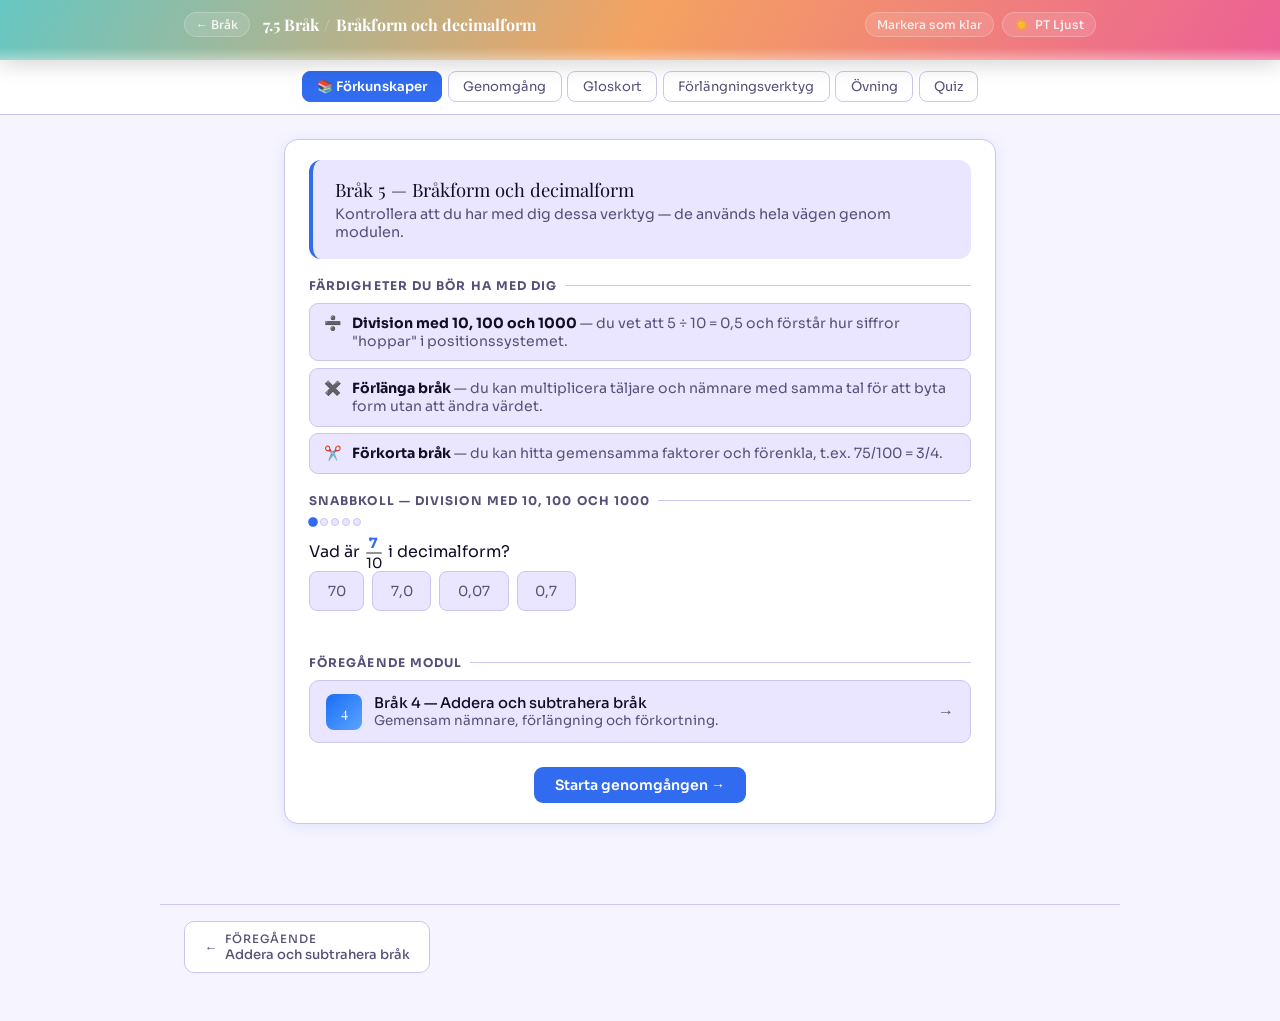
<file: ak7/7-5-brak/brak5.html>
<!DOCTYPE html>
<html lang="sv" data-theme="pt-light">
<head>
<meta charset="UTF-8">
<meta name="viewport" content="width=device-width, initial-scale=1.0">
<title>Bråk 5 — Bråkform och decimalform</title>
  <link rel="preconnect" href="https://fonts.googleapis.com" />
  <link rel="preconnect" href="https://fonts.gstatic.com" crossorigin />
  <link href="https://fonts.googleapis.com/css2?family=Sora:wght@300;400;500;600;700&family=Playfair+Display:ital,wght@0,700;1,400&display=swap" rel="stylesheet" />
<style>



/*
 * ═══════════════════════════════════════════════════════════════════
 *  portal.css  —  PT Matematik · Alfred Dalinskolan
 *  Patrick Tegnefur · Förstelärare & IT-pedagog
 *
 *  Importeras av alla sidor på portalen via:
 *    <link rel="stylesheet" href="[relativ sökväg]/portal.css">
 *
 *  STRUKTUR:
 *   1. Google Fonts-import
 *   2. Globala tokens (:root)
 *   3. Teman  — AD Ljust / AD Mörkt / PT Ljust / PT Mörkt
 *   4. Reset & bas
 *   5. Header  (portal-header, portal-back, portal-crumb, tema-toggle)
 *   6. Modul-navigation  (module-nav, mnav-btn)
 *   7. Gemensamma UI-komponenter
 *      — Knappar (tab-btn, start-btn, check-btn m.fl.)
 *      — Bråkvisning (fv)
 *      — Förkunskaps-quiz (mq-*)
 *      — Framstegsindikatorer (mq-pip, step-dot)
 *      — Färg-badges (pill-video, pill-sim m.fl.)
 *   8. Responsiv  (max-width: 600px)
 * ═══════════════════════════════════════════════════════════════════
 */

/* ── 1. TYPSNITT ──────────────────────────────────────────────────── */
/* ── 2. GLOBALA TOKENS ────────────────────────────────────────────── */
:root {
  --radius:  14px;
  --trans:   0.32s cubic-bezier(.4,0,.2,1);
  --font-d: 'Playfair Display', Georgia, serif;
  --font-b: 'Sora', sans-serif;
}

/* ═══════════════════════════════════════════════════════════════════
   3. TEMAN
   Varje tema definierar ALLA variabler fullständigt.
   Åk 7 = Blå · Åk 8 = Grön · Åk 9 = Röd/Rosa

   AD-färger:  Blågrön #00A19A · Guld #FBBC33 · Rosa #EC6095
               Grön #A2C617   · Gul #FFDE14
   PT-färger:  Blå #306BF0 · Röd #F03048 · Orange #FF8837
               Grön #39C762 · Klarblå #7179E8
   PT-gradient: #66C7C2 → #F4A261 → #EC6095
═══════════════════════════════════════════════════════════════════ */

/* ── AD LJUST ─────────────────────────────────────────────────────── */
[data-theme="ad-light"] {
  --bg:           #f2fbf8;
  --surface:      #ffffff;
  --surface2:     #e4f5ef;
  --border:       #b8ddd4;
  --text:         #0b1e18;
  --muted:        #527060;
  --hdr-bg:       linear-gradient(120deg, #00A19A 0%, #007870 100%);
  --hdr-text:     #ffffff;
  --stripe:       linear-gradient(90deg, #306BF0, #00A19A, #A2C617, #FBBC33, #EC6095, #FFDE14);
  --stripe-h:     3px;
  --stripe-fade:  rgba(255,255,255,0.30);
  --btn-active:   linear-gradient(90deg, #00A19A, #FBBC33);
  --accent:       #1a6ef5;
  --accent2:      #FBBC33;
  --hi:           #5ba3ff;
  --hi2:          #F4A261;
  --correct:      #18a348;
  --wrong:        #e02020;
  --link-hover:   #006a64;
  --shadow:       0 2px 12px rgba(0,161,154,.10);
  --shadow-hov:   0 8px 28px rgba(0,161,154,.22);
  /* Kolumn-gradienter */
  --c7a: #1a6ef5; --c7b: #5ba3ff;
  --c8a: #18a348; --c8b: #5dd68c;
  --c9a: #e02020; --c9b: #ff6060;
  /* Badges */
  --b7: #d8eaff; --b7t: #1040a0;
  --b8: #d0f5e0; --b8t: #0e6030;
  --b9: #ffd8d8; --b9t: #a01010;
  --badge-prog: #ede0ff; --badge-prog-t: #5c20c0;
  --badge-np:   #fff0cc; --badge-np-t:   #8a5c00;
}

/* ── AD MÖRKT ─────────────────────────────────────────────────────── */
[data-theme="ad-dark"] {
  --bg:           #0c1512;
  --surface:      #152018;
  --surface2:     #1c2c20;
  --border:       #283c2c;
  --text:         #e4f5ee;
  --muted:        #6a9878;
  --hdr-bg:       linear-gradient(120deg, #081a10 0%, #051208 100%);
  --hdr-text:     #e4f5ee;
  --stripe:       linear-gradient(90deg, #306BF0, #00A19A, #A2C617, #FBBC33, #EC6095, #FFDE14);
  --stripe-h:     3px;
  --stripe-fade:  rgba(255,255,255,0.12);
  --btn-active:   linear-gradient(90deg, #00A19A, #FBBC33);
  --accent:       #4ecb8a;
  --accent2:      #FBBC33;
  --hi:           #5dd68c;
  --hi2:          #F4A261;
  --correct:      #39C762;
  --wrong:        #F03048;
  --link-hover:   #ffffff;
  --shadow:       0 2px 16px rgba(0,0,0,.40);
  --shadow-hov:   0 8px 32px rgba(0,0,0,.60);
  --c7a: #1a6ef5; --c7b: #5ba3ff;
  --c8a: #18a348; --c8b: #5dd68c;
  --c9a: #e02020; --c9b: #ff6060;
  --b7: #0a2048; --b7t: #7ab0ff;
  --b8: #082a18; --b8t: #60d890;
  --b9: #380808; --b9t: #ff8080;
  --badge-prog: #2e1060; --badge-prog-t: #c090ff;
  --badge-np:   #3a2a00; --badge-np-t:   #ffd060;
}

/* ── PT LJUST ─────────────────────────────────────────────────────── */
[data-theme="pt-light"] {
  --bg:           #f6f4ff;
  --surface:      #ffffff;
  --surface2:     #eae6ff;
  --border:       #ccc5f0;
  --text:         #100e28;
  --muted:        #585078;
  --hdr-bg:       linear-gradient(120deg, #66C7C2 0%, #F4A261 50%, #EC6095 100%);
  --hdr-text:     #ffffff;
  --stripe:       linear-gradient(90deg, #66C7C2, #F4A261, #EC6095);
  --stripe-h:     4px;
  --stripe-fade:  rgba(255,255,255,0.35);
  --btn-active:   linear-gradient(90deg, #66C7C2, #EC6095);
  --accent:       #306BF0;
  --accent2:      #EC6095;
  --hi:           #5ba3ff;
  --hi2:          #F4A261;
  --correct:      #18a348;
  --wrong:        #e02020;
  --link-hover:   #306BF0;
  --shadow:       0 2px 14px rgba(48,107,240,.12);
  --shadow-hov:   0 8px 30px rgba(48,107,240,.22);
  --c7a: #1a6ef5; --c7b: #5ba3ff;
  --c8a: #18a348; --c8b: #5dd68c;
  --c9a: #e02020; --c9b: #ff6060;
  --b7: #dce8fe; --b7t: #1a4ecc;
  --b8: #d0f5e0; --b8t: #0e6030;
  --b9: #ffd8d8; --b9t: #a01010;
  --badge-prog: #ede0ff; --badge-prog-t: #5c20c0;
  --badge-np:   #fff0cc; --badge-np-t:   #8a5c00;
}

/* ── PT MÖRKT ─────────────────────────────────────────────────────── */
[data-theme="pt-dark"] {
  --bg:           #12101c;
  --surface:      #1c192c;
  --surface2:     #262238;
  --border:       #342e54;
  --text:         #eae8ff;
  --muted:        #8880b8;
  --hdr-bg:       linear-gradient(120deg, #66C7C2 0%, #F4A261 50%, #EC6095 100%);
  --hdr-text:     #ffffff;
  --stripe:       linear-gradient(90deg, #66C7C2, #F4A261, #EC6095);
  --stripe-h:     4px;
  --stripe-fade:  rgba(255,255,255,0.15);
  --btn-active:   linear-gradient(90deg, #66C7C2, #EC6095);
  --accent:       #6a9aff;
  --accent2:      #EC6095;
  --hi:           #80aaff;
  --hi2:          #F4A261;
  --correct:      #39C762;
  --wrong:        #F03048;
  --link-hover:   #ffffff;
  --shadow:       0 2px 16px rgba(48,107,240,.18);
  --shadow-hov:   0 8px 36px rgba(48,107,240,.35);
  --c7a: #1a6ef5; --c7b: #5ba3ff;
  --c8a: #18a348; --c8b: #5dd68c;
  --c9a: #e02020; --c9b: #ff6060;
  --b7: #16204a; --b7t: #80aaff;
  --b8: #082a18; --b8t: #60d890;
  --b9: #380808; --b9t: #ff8080;
  --badge-prog: #2e1060; --badge-prog-t: #c090ff;
  --badge-np:   #3a2a00; --badge-np-t:   #ffd060;
}

/* PT Mörkt — gradient-accenter på aktiva element */
[data-theme="pt-dark"] .tab-btn.active,
[data-theme="pt-dark"] .check-btn,
[data-theme="pt-dark"] .check-btn-main,
[data-theme="pt-dark"] .check-main,
[data-theme="pt-dark"] .start-btn,
[data-theme="pt-dark"] .mq-next-btn,
[data-theme="pt-dark"] .ex-next-big,
[data-theme="pt-dark"] .snav-btn.primary,
[data-theme="pt-dark"] .quiz-next,
[data-theme="pt-dark"] .row-check,
[data-theme="pt-dark"] .level-btn.active {
  background: #EC6095 !important;
  border-color: transparent !important;
  color: #fff !important;
}
[data-theme="pt-dark"] .progress-fill {
  background: linear-gradient(90deg, #66C7C2, #F4A261, #EC6095);
}
[data-theme="pt-dark"] .fv .fv-n  { color: #F4A261; }
[data-theme="pt-dark"] .fv .fv-b  { opacity: 0.5; }
[data-theme="pt-dark"] .rect-seg.on-a   { background: #66C7C2; color: #12101c; }
[data-theme="pt-dark"] .rect-seg.rs-one { background: #66C7C2; }
[data-theme="pt-dark"] .frac-card.fc-ok    { border-color: #39C762; background: rgba(57,199,98,0.1); }
[data-theme="pt-dark"] .frac-card:hover    { border-color: #66C7C2; }
[data-theme="pt-dark"] .sub-btn.active     { background: rgba(244,162,97,0.13); color: #F4A261; border-bottom: 2px solid #F4A261; }

/* AD Mörkt — tab-knapp */
[data-theme="ad-dark"] .tab-btn.active {
  background: linear-gradient(90deg, #00A19A, #FBBC33);
  border-color: transparent;
  color: #fff;
}

/* ═══════════════════════════════════════════════════════════════════
   4. RESET & BAS
═══════════════════════════════════════════════════════════════════ */
*, *::before, *::after { box-sizing: border-box; margin: 0; padding: 0; }

body {
  font-family: var(--font-b);
  background: var(--bg);
  color: var(--text);
  min-height: 100vh;
  transition: background var(--trans), color var(--trans);
}

/* ═══════════════════════════════════════════════════════════════════
   5. HEADER
═══════════════════════════════════════════════════════════════════ */
.portal-header {
  background: var(--hdr-bg);
  color: var(--hdr-text);
  position: sticky;
  top: 0;
  z-index: 200;
  box-shadow: 0 2px 24px rgba(0,0,0,.20);
}

.portal-header::after {
  content: '';
  display: block;
  height: 12px;
  background: linear-gradient(to bottom, transparent, var(--stripe-fade));
  pointer-events: none;
}

.portal-header-inner {
  max-width: 960px;
  margin: 0 auto;
  padding: 0 1.5rem;
  display: flex;
  align-items: center;
  justify-content: space-between;
  gap: 1rem;
  height: 48px;
}

.portal-header-left {
  display: flex;
  align-items: center;
  gap: 0.8rem;
}

/* Tillbaka-länk */
.portal-back {
  display: flex;
  align-items: center;
  gap: 0.35rem;
  background: rgba(255,255,255,0.12);
  border: 1px solid rgba(255,255,255,0.22);
  border-radius: 30px;
  padding: 4px 11px;
  cursor: pointer;
  color: rgba(255,255,255,0.9);
  font-size:0.75rem;
  font-family: var(--font-b);
  font-weight: 500;
  text-decoration: none;
  transition: background 0.2s;
  white-space: nowrap;
}
.portal-back:hover { background: rgba(255,255,255,0.22); }

/* Brödsmulor */
.portal-crumb {
  display: flex;
  align-items: center;
  gap: 0.35rem;
  font-family: var(--font-d);
  font-size: 1rem;
  font-weight: 700;
  color: var(--hdr-text);
}
.portal-crumb-sep { opacity: 0.4; font-weight: 300; }

/* Tema-toggle */
.portal-theme-toggle {
  display: flex;
  align-items: center;
  gap: 0.4rem;
  background: rgba(255,255,255,0.12);
  border: 1px solid rgba(255,255,255,0.22);
  border-radius: 30px;
  padding: 4px 11px;
  cursor: pointer;
  color: rgba(255,255,255,0.9);
  font-size:0.75rem;
  font-family: var(--font-b);
  font-weight: 500;
  transition: background 0.2s;
  white-space: nowrap;
}
.portal-theme-toggle:hover { background: rgba(255,255,255,0.22); }

/* Klar-indikator och -knapp */
.done-ind {
  font-size: 0.72rem;
  font-family: var(--font-b);
  color: var(--correct);
  background: rgba(24,163,72,0.12);
  border: 1px solid rgba(24,163,72,0.25);
  border-radius: 20px;
  padding: 3px 10px;
  display: none;
}
.done-ind.show { display: inline-block; }

.done-hdr-btn {
  background: rgba(255,255,255,0.12);
  border: 1px solid rgba(255,255,255,0.22);
  color: rgba(255,255,255,0.85);
  border-radius: 20px;
  padding: 4px 11px;
  cursor: pointer;
  font-size:0.75rem;
  font-family: var(--font-b);
  font-weight: 500;
  transition: background 0.2s;
  white-space: nowrap;
}
.done-hdr-btn:hover { background: rgba(255,255,255,0.22); }

/* ═══════════════════════════════════════════════════════════════════
   6. MODUL-NAVIGATION  (Föregående / Nästa)
═══════════════════════════════════════════════════════════════════ */
.module-nav {
  max-width: 960px;
  margin: 2rem auto 0;
  padding: 1rem 1.5rem 3rem;
  display: flex;
  justify-content: space-between;
  align-items: center;
  gap: 1rem;
  border-top: 1px solid var(--border);
}

.mnav-btn {
  display: flex;
  align-items: center;
  gap: 0.5rem;
  padding: 0.6rem 1.2rem;
  border-radius: 10px;
  border: 1px solid var(--border);
  background: var(--surface);
  color: var(--muted);
  font-size: 0.82rem;
  font-family: var(--font-b);
  font-weight: 500;
  text-decoration: none;
  transition: all 0.18s;
  cursor: pointer;
}
.mnav-btn:hover {
  border-color: var(--accent);
  color: var(--text);
  background: var(--surface2);
}
.mnav-btn.primary {
  background: linear-gradient(135deg, var(--c7a), var(--c7b));
  border-color: transparent;
  color: #fff;
}
.mnav-btn.primary:hover { opacity: 0.9; }
.mnav-btn.primary .mnav-label { color: rgba(255,255,255,0.75); }
.mnav-btn.primary .mnav-title { color: #fff; }

.mnav-label {
  font-size:0.72rem;
  text-transform: uppercase;
  letter-spacing: 0.07em;
  color: var(--muted);
  display: block;
}
.mnav-title  { display: block; }
.mnav-spacer { flex: 1; }

/* ═══════════════════════════════════════════════════════════════════
   7. GEMENSAMMA UI-KOMPONENTER
═══════════════════════════════════════════════════════════════════ */

/* ── Tab-navigation ───────────────────────────────────────────────── */
.nav-tabs {
  display: flex;
  justify-content: center;
  gap: 0.35rem;
  padding: 0.7rem 1rem;
  background: var(--surface);
  border-bottom: 1px solid var(--border);
  flex-wrap: wrap;
  position: sticky;
  top: 60px;
  z-index: 100;
}

.tab-btn {
  background: none;
  border: 1px solid var(--border);
  border-radius: 8px;
  padding: 0.38rem 0.9rem;
  cursor: pointer;
  font-family: var(--font-b);
  font-size: 0.82rem;
  color: var(--muted);
  transition: all 0.18s;
  white-space: nowrap;
}
.tab-btn:hover  { border-color: var(--accent); color: var(--text); }
.tab-btn.active {
  background: var(--accent);
  border-color: var(--accent);
  color: #fff;
  font-weight: 600;
}

/* ── Bråkvisning (fv) ─────────────────────────────────────────────── */
.fv {
  display: inline-flex;
  flex-direction: column;
  align-items: center;
  line-height: 1.1;
  margin: 0 0.22rem;
  vertical-align: middle;
  gap: 1px;
  margin-top: 0.15em;
  margin-bottom: 0.15em;
}
.fv .fv-n { font-family: var(--font-b); color: var(--accent); font-weight: 500; }
.fv .fv-b { width: 100%; min-width: 1em; height: 1.5px; background: currentColor; border-radius: 1px; opacity: 0.6; }
.fv .fv-d { font-family: var(--font-b); }
.fv.fv-sm .fv-n, .fv.fv-sm .fv-d { font-size: 0.82em; }
.fv.fv-md .fv-n, .fv.fv-md .fv-d { font-size: 1.05em; }
.fv.fv-lg .fv-n, .fv.fv-lg .fv-d { font-size: 1.4em; }

/* ── Segmentstaplar (rektanglar) ──────────────────────────────────── */
.rect-seg {
  flex: 1;
  border-right: 1px solid rgba(0,0,0,0.20);
  display: flex;
  align-items: center;
  justify-content: center;
  font-family: var(--font-b);
  font-size:0.75rem;
  font-weight: 600;
  transition: background 0.25s;
}
.rect-seg:last-child { border-right: none; }
.rect-seg.on-a  { background: var(--accent); color: #fff; }
.rect-seg.on-b  { background: var(--hi2);    color: #1a1200; font-weight: 600; }
.rect-seg.off   { background: var(--surface2); color: var(--muted); }
.rect-seg.rs-one { background: var(--accent); }

/* ── Förkunskaps-quiz (mq-*) ──────────────────────────────────────── */
.mq-pips, .mq-progress {
  display: flex;
  gap: 3px;
  margin-bottom: 0.6rem;
}
.mq-pip {
  width: 8px; height: 8px;
  border-radius: 50%;
  background: var(--surface2);
  border: 1px solid var(--border);
  transition: all 0.2s;
}
.mq-pip.ok  { background: var(--correct); border-color: var(--correct); }
.mq-pip.bad,
.mq-pip.err { background: var(--wrong);   border-color: var(--wrong); }
.mq-pip.cur { background: var(--accent);  border-color: var(--accent); transform: scale(1.2); }

.mq-opts {
  display: flex;
  flex-wrap: wrap;
  gap: 0.5rem;
  margin-bottom: 0.5rem;
}
.mq-opt {
  background: var(--surface2);
  border: 1.5px solid var(--border);
  border-radius: 8px;
  padding: 0.5rem 1.1rem;
  cursor: pointer;
  font-family: var(--font-b);
  font-size: 0.87rem;
  color: var(--muted);
  transition: all 0.15s;
  min-height: 40px;
  display: flex;
  align-items: center;
}
.mq-opt:hover       { border-color: var(--accent); color: var(--text); }
.mq-opt.mq-ok,
.mq-opt.ok          { border-color: var(--correct); background: rgba(24,163,72,0.10); color: var(--correct); }
.mq-opt.mq-err,
.mq-opt.err         { border-color: var(--wrong); background: rgba(224,32,32,0.10); color: var(--wrong); }
.mq-opt.mq-reveal,
.mq-opt.reveal      { border-color: var(--correct); color: var(--correct); }

.mq-fb, .ex-fb {
  font-size: 0.82rem;
  color: var(--muted);
  margin-top: 0.4rem;
  min-height: 1.2em;
  border-radius: 6px;
  padding: 0.3rem 0.5rem;
}
.mq-fb.ok, .ex-fb.ok     { color: var(--correct); }
.mq-fb.bad, .mq-fb.mq-fb-err,
.ex-fb.bad               { color: var(--wrong); }
.mq-fb.show, .ex-fb.show { display: block; }

.mq-next-btn, .mq-next, .quiz-next {
  background: var(--accent);
  border: none;
  color: #fff;
  border-radius: 7px;
  padding: 0.38rem 0.9rem;
  cursor: pointer;
  font-family: var(--font-b);
  font-size: 0.82rem;
  font-weight: 500;
  margin-top: 0.5rem;
  display: none;
  transition: opacity 0.15s;
}
.mq-next-btn.show,
.mq-next.show,
.quiz-next.show  { display: inline-block; }
.mq-next-btn:hover,
.mq-next:hover,
.quiz-next:hover { opacity: 0.85; }

/* ── Knappar ──────────────────────────────────────────────────────── */
.start-btn, .check-main, .ex-next-big {
  background: var(--accent);
  border: none;
  color: #fff;
  border-radius: 9px;
  padding: 0.55rem 1.3rem;
  cursor: pointer;
  font-family: var(--font-b);
  font-size: 0.88rem;
  font-weight: 600;
  transition: opacity 0.15s, transform 0.15s;
  display: inline-block;
}
.start-btn:hover,
.check-main:hover,
.ex-next-big:hover { opacity: 0.88; transform: translateY(-1px); }

.check-btn, .row-check {
  background: var(--accent);
  border: none;
  color: #fff;
  border-radius: 7px;
  padding: 0.4rem 1rem;
  cursor: pointer;
  font-family: var(--font-b);
  font-size: 0.82rem;
  font-weight: 600;
  transition: opacity 0.15s;
}
.check-btn:hover, .row-check:hover { opacity: 0.85; }

/* ── Navigationspunktar (steg-genomgång) ──────────────────────────── */
.step-dot {
  width: 8px; height: 8px;
  border-radius: 50%;
  background: var(--surface2);
  border: 1px solid var(--border);
  cursor: pointer;
  transition: all 0.2s;
}
.step-dot:hover  { border-color: var(--accent); }
.step-dot.active {
  background: var(--accent);
  border-color: var(--accent);
  width: 18px;
  border-radius: 4px;
}

/* ── Framsteg / progress ──────────────────────────────────────────── */
.progress-fill {
  height: 100%;
  background: linear-gradient(90deg, var(--c7a), var(--c7b));
  border-radius: 4px;
  transition: width 0.5s ease;
}

/* ── Pills (typ-indikatorer) ──────────────────────────────────────── */
.pill { font-size:0.72rem; font-weight: 600; letter-spacing: 0.04em; padding: 2px 8px; border-radius: 10px; border: 1px solid transparent; }
.pill-video  { background: #fff0e0; color: #c05000; border-color: #f5c080; }
.pill-sim    { background: #e0f0ff; color: #005090; border-color: #80c0f5; }
.pill-drill  { background: #e8ffe8; color: #006020; border-color: #80d880; }
.pill-pdf    { background: #f5e8ff; color: #600090; border-color: #c080f0; }

[data-theme="ad-dark"] .pill-video,
[data-theme="pt-dark"] .pill-video { background: #3a1800; color: #ffb060; border-color: #804000; }
[data-theme="ad-dark"] .pill-sim,
[data-theme="pt-dark"] .pill-sim   { background: #001830; color: #80c8ff; border-color: #004080; }
[data-theme="ad-dark"] .pill-drill,
[data-theme="pt-dark"] .pill-drill { background: #001a00; color: #60e060; border-color: #004800; }
[data-theme="ad-dark"] .pill-pdf,
[data-theme="pt-dark"] .pill-pdf   { background: #200030; color: #d080ff; border-color: #500080; }

/* ── Programmering & NP badges ────────────────────────────────────── */
.badge-prog { background: var(--badge-prog); color: var(--badge-prog-t); }
.badge-np   { background: var(--badge-np);   color: var(--badge-np-t); }

/* ── Kort (card) ──────────────────────────────────────────────────── */
.card {
  background: var(--surface);
  border: 1px solid var(--border);
  border-radius: var(--radius);
  padding: 1.25rem 1.5rem;
  margin-bottom: 1rem;
}

/* ── Info-ruta ────────────────────────────────────────────────────── */
.info-box {
  background: var(--surface2);
  border-left: 3px solid var(--accent);
  border-radius: 0 8px 8px 0;
  padding: 0.6rem 0.9rem;
  font-size: 0.88rem;
  color: var(--text);
  margin-bottom: 0.9rem;
}

/* ── Highlight-ruta ───────────────────────────────────────────────── */
.hl {
  background: var(--surface2);
  border-radius: 8px;
  padding: 0.6rem 0.9rem;
  font-size: 0.9rem;
}
.hl.gold { border-left: 3px solid var(--hi2); }
.hl.blue { border-left: 3px solid var(--accent); }

/* ── Quiz-komponenter ─────────────────────────────────────────────── */
.quiz-opt {
  background: var(--surface2);
  border: 1px solid var(--border);
  border-radius: 8px;
  padding: 0.6rem 0.9rem;
  cursor: pointer;
  font-size: 0.88rem;
  color: var(--muted);
  font-family: var(--font-b);
  text-align: center;
  transition: all 0.18s;
  display: flex;
  align-items: center;
  justify-content: center;
  min-height: 44px;
}
.quiz-opt:hover   { border-color: var(--accent); color: var(--text); }
.quiz-opt.correct { border-color: var(--correct); background: rgba(24,163,72,0.10); color: var(--correct); }
.quiz-opt.wrong   { border-color: var(--wrong);   background: rgba(224,32,32,0.10); color: var(--wrong); }

.quiz-fb {
  font-size: 0.85rem;
  margin-top: 0.6rem;
  padding: 0.4rem 0.6rem;
  border-radius: 6px;
  display: none;
  color: var(--muted);
}
.quiz-fb.show { display: block; }
.quiz-fb.ok   { color: var(--correct); }
.quiz-fb.bad  { color: var(--wrong); }

/* ── Lärar-tips (teacher-guide) ───────────────────────────────────── */
.teacher-guide {
  margin-top: 1rem;
  border: 1px solid var(--border);
  border-radius: 10px;
  overflow: hidden;
}
.tg-header {
  display: flex;
  align-items: center;
  gap: 0.5rem;
  padding: 0.6rem 0.9rem;
  cursor: pointer;
  font-size: 0.82rem;
  color: var(--muted);
  background: var(--surface2);
  user-select: none;
  transition: background 0.15s;
}
.tg-header:hover         { background: var(--border); }
.tg-chevron              { margin-left: auto; font-size:0.75rem; transition: transform 0.25s; }
.tg-header.open .tg-chevron { transform: rotate(180deg); }
.tg-body {
  padding: 0.8rem 1rem;
  font-size: 0.84rem;
  color: var(--muted);
  line-height: 1.65;
  display: flex;
  flex-direction: column;
  gap: 0.5rem;
}
.tg-body strong { color: var(--text); }

/* ─── 8. RESPONSIV ────────────────────────────────────────────────── */
@media (max-width: 600px) {
  .portal-header-inner { padding: 0 1rem; height: 52px; }
  .portal-crumb        { font-size: 0.85rem; }
  .module-nav          { padding: 0.75rem 1rem 2rem; }
  .mnav-btn            { font-size: 0.75rem; padding: 0.5rem 0.9rem; }
  .nav-tabs            { padding: 0.5rem 0.75rem; gap: 0.25rem; top: 52px; }
  .tab-btn             { font-size: 0.75rem; padding: 0.3rem 0.7rem; }
}


/* ══ SIDSPECIFIK CSS — Bråk 4 ══════════════════════════════════ */

/* Stapelvisualisering */
.fracbar-wrap{margin:0.9rem 0;}
.fracbar-row{display:flex;align-items:center;gap:0.75rem;margin-bottom:0.55rem;}
.fracbar-lbl{width:3.5rem;text-align:right;flex-shrink:0;font-size:0.88rem;}
.fracbar{flex:1;display:flex;height:40px;border-radius:8px;overflow:hidden;border:1.5px solid var(--border);}
.fracbar-seg{flex:1;border-right:2px solid var(--bg);display:flex;align-items:center;justify-content:center;font-family:var(--font-b);transition:background 0.3s;}
.fracbar-seg:last-child{border-right:none;}
.fracbar-seg.filled-a  {background:var(--accent);color:#fff;}
.fracbar-seg.filled-b  {background:var(--hi2);color:#1a1200;}
.fracbar-seg.filled-sum{background:var(--correct);color:#fff;}
.fracbar-seg.empty     {background:var(--surface2);color:var(--muted);}
.fracbar-seg.wrong-fill{background:var(--wrong);color:#fff;}

/* Hybrid-visualisering */
.hybrid-wrap{display:flex;gap:0.8rem;align-items:flex-start;flex-wrap:wrap;margin:0.9rem 0;}
.hybrid-col{flex:1;min-width:110px;}
.hybrid-col-title{font-size:0.75rem;text-transform:uppercase;letter-spacing:0.07em;color:var(--muted);margin-bottom:0.35rem;font-weight:600;}
.hybrid-bar{display:flex;height:34px;border-radius:6px;overflow:hidden;border:1.5px solid var(--border);}
.hybrid-seg{flex:1;}
.arrow-col{display:flex;align-items:center;padding-top:1.3rem;color:var(--muted);font-size:1.1rem;flex-shrink:0;}

/* Ekvationsrad */
.eq-row{display:flex;align-items:center;gap:0.5rem;flex-wrap:wrap;padding:0.6rem 0.9rem;background:var(--surface2);border-radius:9px;margin:0.6rem 0;}
.eq-op{color:var(--muted);font-weight:300;font-size:1.1rem;}
.eq-note{font-size:0.88rem;color:var(--muted);font-style:italic;}

/* Förlängnings-display */
.extend-row{display:flex;align-items:center;gap:0.5rem;margin-bottom:0.45rem;flex-wrap:wrap;font-size:0.88rem;}

/* Inmatning */
.ans-wrap{display:flex;align-items:center;gap:0.6rem;flex-wrap:wrap;margin:0.5rem 0;}
.ans-frac{display:flex;flex-direction:column;align-items:center;gap:3px;}
.ans-input{width:52px;height:38px;border:2px solid var(--border);border-radius:7px;background:var(--surface2);color:var(--text);font-family:var(--font-b);font-size:1rem;font-weight:600;text-align:center;transition:border-color 0.15s;outline:none;}
.ans-input:focus{border-color:var(--accent);}
.ans-input.ok {border-color:var(--correct);background:rgba(24,163,72,0.07);}
.ans-input.bad{border-color:var(--wrong);background:rgba(224,32,32,0.07);}
.ans-bar{width:52px;height:2px;background:var(--muted);border-radius:1px;}
.check-btn{background:var(--accent);border:none;color:#fff;border-radius:7px;padding:0.42rem 1.1rem;cursor:pointer;font-family:var(--font-b);font-size:0.85rem;font-weight:600;transition:opacity 0.15s;}
.check-btn:hover{opacity:0.85;}

/* Genomgång */
.gstep{display:none;}
.gstep.active{display:block;}
.step-nav{display:flex;align-items:center;justify-content:space-between;gap:1rem;margin-top:1.4rem;flex-wrap:wrap;}
.step-dots{display:flex;flex-direction:row;align-items:center;gap:5px;flex-shrink:0;}
.snav-btn{background:var(--surface2);border:1px solid var(--border);border-radius:8px;padding:0.4rem 1rem;cursor:pointer;font-family:var(--font-b);font-size:0.88rem;color:var(--muted);transition:all 0.18s;}
.snav-btn:hover{border-color:var(--accent);color:var(--text);}
.snav-btn.primary{background:var(--accent);border-color:var(--accent);color:#fff;}
.snav-btn.primary:hover{opacity:0.88;}
.info-box{background:var(--surface2);border-left:3px solid var(--accent);border-radius:0 8px 8px 0;padding:0.65rem 1rem;font-size:0.88rem;color:var(--text);margin-bottom:0.9rem;font-weight:500;}

/* Förkunskaper */
.prereq-hero{background:var(--surface2);border-radius:12px;padding:1.1rem 1.4rem;margin-bottom:1.2rem;border-left:4px solid var(--accent);}
.prereq-hero-title{font-family:var(--font-d);font-size:1.15rem;color:var(--text);margin-bottom:0.2rem;}
.prereq-hero-sub{font-size:0.9rem;color:var(--muted);}
.prereq-sec-title{font-size:0.75rem;text-transform:uppercase;letter-spacing:0.09em;color:var(--muted);font-weight:700;margin-bottom:0.6rem;display:flex;align-items:center;gap:0.5rem;}
.prereq-sec-title::after{content:'';flex:1;height:1px;background:var(--border);}
.skill-list{display:flex;flex-direction:column;gap:0.4rem;margin-bottom:1.2rem;}
.skill-item{display:flex;align-items:flex-start;gap:0.65rem;background:var(--surface2);border-radius:9px;padding:0.65rem 0.85rem;font-size:0.87rem;color:var(--muted);border:1px solid var(--border);}
.skill-item strong{color:var(--text);}

/* Övningar */
.level-btn{display:flex;align-items:center;gap:0.5rem;padding:0.4rem 0.9rem;border-radius:8px;border:1px solid var(--border);background:var(--surface);cursor:pointer;font-family:var(--font-b);font-size:0.8rem;color:var(--muted);transition:all 0.18s;}
.level-btn:hover{border-color:var(--accent);color:var(--text);}
.level-btn.active{background:var(--accent);border-color:var(--accent);color:#fff;}
.lb-icon{font-size:0.95rem;}
.lb-label{font-weight:600;}
.lb-desc{font-size:0.75rem;opacity:0.75;}
.ex-pip{width:8px;height:8px;border-radius:50%;background:var(--surface2);border:1px solid var(--border);}
.ex-pip.ok{background:var(--correct);border-color:var(--correct);}
.ex-pip.bad{background:var(--wrong);border-color:var(--wrong);}
.ex-pip.cur{background:var(--accent);border-color:var(--accent);transform:scale(1.15);}
.ex-fb{font-size:0.85rem;margin-top:0.55rem;padding:0.4rem 0.6rem;border-radius:6px;display:none;color:var(--muted);}
.ex-fb.show{display:block;}
.ex-fb.ok{color:var(--correct);}
.ex-fb.bad{color:var(--wrong);}
.ex-next-big{background:var(--accent);border:none;color:#fff;border-radius:9px;padding:0.55rem 1.3rem;cursor:pointer;font-family:var(--font-b);font-size:0.88rem;font-weight:600;display:none;margin-top:0.75rem;transition:opacity 0.15s;}
.ex-next-big.show{display:inline-block;}
.ex-next-big:hover{opacity:0.88;}

/* Lärar-tips */
.teacher-guide{margin-top:1rem;border:1px solid var(--border);border-radius:10px;overflow:hidden;}
.tg-header{display:flex;align-items:center;gap:0.5rem;padding:0.55rem 0.9rem;cursor:pointer;font-size:0.88rem;color:var(--muted);background:var(--surface2);user-select:none;transition:background 0.15s;}
.tg-header:hover{background:var(--border);}
.tg-chevron{margin-left:auto;font-size:0.75rem;transition:transform 0.25s;}
.tg-header.open .tg-chevron{transform:rotate(180deg);}
.tg-body{padding:0.8rem 1rem;font-size:0.9rem;color:var(--muted);line-height:1.65;display:none;flex-direction:column;gap:0.5rem;border-top:1px solid var(--border);}
.tg-body strong{color:var(--text);}

/* Quiz */
.quiz-prog{font-size:0.85rem;color:var(--muted);margin-bottom:0.75rem;}
.quiz-q{font-size:0.95rem;color:var(--text);margin-bottom:0.8rem;line-height:1.6;}
.quiz-opts{display:grid;grid-template-columns:1fr 1fr;gap:0.45rem;margin-bottom:0.75rem;}
.quiz-opt{background:var(--surface2);border:1.5px solid var(--border);border-radius:9px;padding:0.55rem 0.9rem;cursor:pointer;font-family:var(--font-b);font-size:0.87rem;color:var(--muted);text-align:center;transition:all 0.15s;display:flex;align-items:center;justify-content:center;min-height:44px;}
.quiz-opt:hover{border-color:var(--accent);color:var(--text);}
.quiz-opt.correct{border-color:var(--correct);background:rgba(24,163,72,0.10);color:var(--correct);}
.quiz-opt.wrong{border-color:var(--wrong);background:rgba(224,32,32,0.10);color:var(--wrong);}
.quiz-fb{font-size:0.9rem;margin-top:0.5rem;padding:0.4rem 0.6rem;border-radius:6px;display:none;color:var(--muted);}
.quiz-fb.show{display:block;}
.quiz-fb.ok{color:var(--correct);}
.quiz-fb.bad{color:var(--wrong);}
.quiz-next{background:var(--accent);border:none;color:#fff;border-radius:7px;padding:0.4rem 1rem;cursor:pointer;font-family:var(--font-b);font-size:0.88rem;font-weight:600;margin-top:0.5rem;}

/* Layout */
.main{max-width:760px;margin:0 auto;padding:1.5rem 1.5rem 2rem;}
.section{display:none;}
.section.active{display:block;}
.card{background:var(--surface);border:1px solid var(--border);border-radius:var(--radius);padding:1.25rem 1.5rem;margin-bottom:1rem;box-shadow:var(--shadow);}
.card-title{font-family:var(--font-d);font-size:1.2rem;color:var(--text);margin-bottom:0.3rem;}
.card-lead{font-size:0.88rem;color:var(--muted);margin-bottom:1rem;line-height:1.6;}

@media(max-width:600px){
  .hybrid-wrap{gap:0.4rem;}
  .quiz-opts{grid-template-columns:1fr;}
}



/* ══ SIDSPECIFIK CSS — Bråk 5 ══════════════════════════════════ */

/* Gloskort */
.glos-card {
  height: 110px;
  border-radius: 12px;
  cursor: pointer;
  position: relative;
  transform-style: preserve-3d;
  transition: transform 0.45s cubic-bezier(.4,0,.2,1);
  border: 2px solid var(--border);
}
.glos-card.flipped { transform: rotateY(180deg); }
.glos-card:hover   { border-color: var(--accent); }

.glos-front, .glos-back {
  position: absolute;
  inset: 0;
  border-radius: 10px;
  display: flex;
  flex-direction: column;
  align-items: center;
  justify-content: center;
  backface-visibility: hidden;
  -webkit-backface-visibility: hidden;
  padding: 0.6rem;
}
.glos-front { background: var(--surface); }
.glos-back  { background: var(--surface2); transform: rotateY(180deg); }

/* Steg/genomgång */
.gstep        { display: none; }
.gstep.active { display: block; }
.step-nav     { display:flex;align-items:center;justify-content:space-between;gap:1rem;margin-top:1.4rem;flex-wrap:wrap; }
.step-dots    { display:flex;flex-direction:row;align-items:center;gap:5px;flex-shrink:0; }
.info-box     { background:var(--surface2);border-left:3px solid var(--accent);border-radius:0 8px 8px 0;padding:0.65rem 1rem;font-size:0.88rem;color:var(--text);margin-bottom:0.9rem;font-weight:500; }

/* Övningar */
.ans-wrap  { display:flex;align-items:center;gap:0.6rem;flex-wrap:wrap;margin:0.5rem 0; }
.ans-frac  { display:flex;flex-direction:column;align-items:center;gap:3px; }
.ans-input { width:52px;height:38px;border:2px solid var(--border);border-radius:7px;background:var(--surface2);color:var(--text);font-family:var(--font-b);font-size:1rem;font-weight:600;text-align:center;transition:border-color 0.15s;outline:none; }
.ans-input:focus { border-color:var(--accent); }
.ans-input.ok  { border-color:var(--correct);background:rgba(24,163,72,0.07); }
.ans-input.bad { border-color:var(--wrong);background:rgba(224,32,32,0.07); }
.ans-bar   { width:52px;height:2px;background:var(--muted);border-radius:1px; }
.check-btn { background:var(--accent);border:none;color:#fff;border-radius:7px;padding:0.42rem 1.1rem;cursor:pointer;font-family:var(--font-b);font-size:0.85rem;font-weight:600;transition:opacity 0.15s; }
.check-btn:hover { opacity:0.85; }
.ex-fb  { font-size:0.88rem;margin-top:0.55rem;padding:0.4rem 0.6rem;border-radius:6px;display:none;color:var(--muted); }
.ex-fb.show { display:block; }
.ex-fb.ok  { color:var(--correct); }
.ex-fb.bad { color:var(--wrong); }
.ex-next-big { background:var(--accent);border:none;color:#fff;border-radius:9px;padding:0.55rem 1.3rem;cursor:pointer;font-family:var(--font-b);font-size:0.88rem;font-weight:600;display:none;margin-top:0.75rem;transition:opacity 0.15s; }
.ex-next-big.show { display:inline-block; }
.ex-next-big:hover { opacity:0.88; }
.ex-pip { width:8px;height:8px;border-radius:50%;background:var(--surface2);border:1px solid var(--border); }
.ex-pip.ok  { background:var(--correct);border-color:var(--correct); }
.ex-pip.bad { background:var(--wrong);border-color:var(--wrong); }
.ex-pip.cur { background:var(--accent);border-color:var(--accent);transform:scale(1.15); }

/* Quiz */
.quiz-prog { font-size:0.85rem;color:var(--muted);margin-bottom:0.75rem; }
.quiz-q    { font-size:0.95rem;color:var(--text);margin-bottom:0.8rem;line-height:1.6; }
.quiz-opts { display:grid;grid-template-columns:1fr 1fr;gap:0.45rem;margin-bottom:0.75rem; }
.quiz-opt  { background:var(--surface2);border:1.5px solid var(--border);border-radius:9px;padding:0.55rem 0.9rem;cursor:pointer;font-family:var(--font-b);font-size:0.87rem;color:var(--muted);text-align:center;transition:all 0.15s;display:flex;align-items:center;justify-content:center;min-height:44px; }
.quiz-opt:hover   { border-color:var(--accent);color:var(--text); }
.quiz-opt.correct { border-color:var(--correct);background:rgba(24,163,72,0.10);color:var(--correct); }
.quiz-opt.wrong   { border-color:var(--wrong);background:rgba(224,32,32,0.10);color:var(--wrong); }
.quiz-fb  { font-size:0.88rem;margin-top:0.5rem;padding:0.4rem 0.6rem;border-radius:6px;display:none;color:var(--muted); }
.quiz-fb.show { display:block; }
.quiz-fb.ok  { color:var(--correct); }
.quiz-fb.bad { color:var(--wrong); }
.quiz-next { background:var(--accent);border:none;color:#fff;border-radius:7px;padding:0.4rem 1rem;cursor:pointer;font-family:var(--font-b);font-size:0.82rem;font-weight:600;margin-top:0.5rem; }

/* Lärar-tips */
.teacher-guide { margin-top:1rem;border:1px solid var(--border);border-radius:10px;overflow:hidden; }
.tg-header { display:flex;align-items:center;gap:0.5rem;padding:0.55rem 0.9rem;cursor:pointer;font-size:0.88rem;color:var(--muted);background:var(--surface2);user-select:none;transition:background 0.15s; }
.tg-header:hover { background:var(--border); }
.tg-chevron { margin-left:auto;font-size:0.75rem;transition:transform 0.25s; }
.tg-header.open .tg-chevron { transform:rotate(180deg); }
.tg-body { padding:0.8rem 1rem;font-size:0.9rem;color:var(--muted);line-height:1.65;display:none;flex-direction:column;gap:0.5rem;border-top:1px solid var(--border); }
.tg-body strong { color:var(--text); }

/* Layout */
.main    { max-width:760px;margin:0 auto;padding:1.5rem 1.5rem 2rem; }
.section { display:none; }
.section.active { display:block; }
.card    { background:var(--surface);border:1px solid var(--border);border-radius:var(--radius);padding:1.25rem 1.5rem;margin-bottom:1rem;box-shadow:var(--shadow); }
.card-title { font-family:var(--font-d);font-size:1.2rem;color:var(--text);margin-bottom:0.3rem; }
.card-lead  { font-size:0.88rem;color:var(--muted);margin-bottom:1rem;line-height:1.6; }
.level-btn  { display:flex;align-items:center;gap:0.5rem;padding:0.4rem 0.9rem;border-radius:8px;border:1px solid var(--border);background:var(--surface);cursor:pointer;font-family:var(--font-b);font-size:0.85rem;color:var(--muted);transition:all 0.18s; }
.level-btn:hover  { border-color:var(--accent);color:var(--text); }
.level-btn.active { background:var(--accent);border-color:var(--accent);color:#fff; }
.lb-icon  { font-size:0.95rem; }
.lb-label { font-weight:600; }
.lb-desc  { font-size:0.75rem;opacity:0.75; }
.prereq-hero { background:var(--surface2);border-radius:12px;padding:1.1rem 1.4rem;margin-bottom:1.2rem;border-left:4px solid var(--accent); }
.prereq-hero-title { font-family:var(--font-d);font-size:1.15rem;color:var(--text);margin-bottom:0.2rem; }
.prereq-hero-sub   { font-size:0.9rem;color:var(--muted); }
.prereq-sec-title  { font-size:0.75rem;text-transform:uppercase;letter-spacing:0.09em;color:var(--muted);font-weight:700;margin-bottom:0.6rem;display:flex;align-items:center;gap:0.5rem; }
.prereq-sec-title::after { content:'';flex:1;height:1px;background:var(--border); }
.skill-list { display:flex;flex-direction:column;gap:0.4rem;margin-bottom:1.2rem; }
.skill-item { display:flex;align-items:flex-start;gap:0.65rem;background:var(--surface2);border-radius:9px;padding:0.65rem 0.85rem;font-size:0.88rem;color:var(--muted);border:1px solid var(--border); }
.skill-item strong { color:var(--text); }
.mq-opts { display:flex;flex-wrap:wrap;gap:0.5rem;margin-bottom:0.5rem; }
.mq-opt  { background:var(--surface2);border:1.5px solid var(--border);border-radius:8px;padding:0.5rem 1.1rem;cursor:pointer;font-family:var(--font-b);font-size:0.87rem;color:var(--muted);transition:all 0.15s;min-height:40px;display:flex;align-items:center; }
.mq-opt:hover    { border-color:var(--accent);color:var(--text); }
.mq-opt.mq-ok   { border-color:var(--correct);background:rgba(24,163,72,0.10);color:var(--correct); }
.mq-opt.mq-err  { border-color:var(--wrong);background:rgba(224,32,32,0.10);color:var(--wrong); }
.mq-opt.mq-reveal { border-color:var(--correct);color:var(--correct); }
.mq-fb  { font-size:0.88rem;color:var(--muted);margin-top:0.35rem;min-height:1.2em; }
.mq-fb.ok  { color:var(--correct); }
.mq-fb.bad { color:var(--wrong); }
.mq-next-btn { background:var(--accent);border:none;color:#fff;border-radius:7px;padding:0.42rem 0.9rem;cursor:pointer;font-family:var(--font-b);font-size:0.85rem;font-weight:500;margin-top:0.5rem;display:none;transition:opacity 0.15s; }
.mq-next-btn.show { display:inline-block; }
.mq-pips { display:flex;gap:3px;margin-bottom:0.6rem; }
.mq-pip { width:8px;height:8px;border-radius:50%;background:var(--surface2);border:1px solid var(--border);transition:all 0.2s; }
.mq-pip.ok  { background:var(--correct);border-color:var(--correct); }
.mq-pip.bad { background:var(--wrong);border-color:var(--wrong); }
.mq-pip.cur { background:var(--accent);border-color:var(--accent);transform:scale(1.2); }
.start-btn { background:var(--accent);border:none;color:#fff;border-radius:9px;padding:0.55rem 1.3rem;cursor:pointer;font-family:var(--font-b);font-size:0.88rem;font-weight:600;transition:opacity 0.15s; }
.start-btn:hover { opacity:0.88; }
.snav-btn { background:var(--surface2);border:1px solid var(--border);border-radius:8px;padding:0.4rem 1rem;cursor:pointer;font-family:var(--font-b);font-size:0.85rem;color:var(--muted);transition:all 0.18s; }
.snav-btn:hover   { border-color:var(--accent);color:var(--text); }
.snav-btn.primary { background:var(--accent);border-color:var(--accent);color:#fff; }
.snav-btn.primary:hover { opacity:0.88; }
.eq-row { display:flex;align-items:center;gap:0.5rem;flex-wrap:wrap; }

@media(max-width:600px){
  .quiz-opts { grid-template-columns:1fr; }
  .hybrid-wrap { gap:0.4rem; }
}

</style>
</head>
<body>
<header class="portal-header">
  <div class="portal-header-inner">
    <div class="portal-header-left">
      <a class="portal-back" href="index.html">← Bråk</a>
      <div class="portal-crumb">
        <span>7.5 Bråk</span><span class="portal-crumb-sep">/</span><span>Bråkform och decimalform</span>
      </div>
    </div>
    <div style="display:flex;align-items:center;gap:0.5rem;">
      <span class="done-ind" id="doneIndicator">✓ Klar</span>
      <button class="done-hdr-btn" id="doneBtn" onclick="markDone()">Markera som klar</button>
      <button class="portal-theme-toggle" onclick="cyclePortalTheme()">
        <span id="portalThemeIcon">🎨</span>
        <span id="portalThemeLabel">PT Ljust</span>
      </button>
    </div>
  </div>
</header>

<div class="nav-tabs">
  <button class="tab-btn active" onclick="showTab('prereq',this)">📚 Förkunskaper</button>
  <button class="tab-btn" onclick="showTab('genomgang',this)">Genomgång</button>
  <button class="tab-btn" onclick="showTab('glosor',this)">Gloskort</button>
  <button class="tab-btn" onclick="showTab('verktyg',this)">Förlängningsverktyg</button>
  <button class="tab-btn" onclick="showTab('ovning',this)">Övning</button>
  <button class="tab-btn" onclick="showTab('quiz',this)">Quiz</button>
</div>

<div class="main">

<!-- ═══════════════ FÖRKUNSKAPER ═══════════════ -->
<div class="section active" id="tab-prereq">
  <div class="card">
    <div class="prereq-hero">
      <div class="prereq-hero-title">Bråk 5 — Bråkform och decimalform</div>
      <div class="prereq-hero-sub">Kontrollera att du har med dig dessa verktyg — de används hela vägen genom modulen.</div>
    </div>

    <div class="prereq-sec-title">Färdigheter du bör ha med dig</div>
    <div class="skill-list">
      <div class="skill-item"><span>➗</span><div><strong>Division med 10, 100 och 1000</strong> — du vet att 5 ÷ 10 = 0,5 och förstår hur siffror "hoppar" i positionssystemet.</div></div>
      <div class="skill-item"><span>✖️</span><div><strong>Förlänga bråk</strong> — du kan multiplicera täljare och nämnare med samma tal för att byta form utan att ändra värdet.</div></div>
      <div class="skill-item"><span>✂️</span><div><strong>Förkorta bråk</strong> — du kan hitta gemensamma faktorer och förenkla, t.ex. 75/100 = 3/4.</div></div>
    </div>

    <div class="prereq-sec-title">Snabbkoll — division med 10, 100 och 1000</div>
    <div class="mq-pips" id="pq5-pips"></div>
    <div id="pq5-wrap"></div>

    <div class="prereq-sec-title" style="margin-top:1.2rem;">Föregående modul</div>
    <div style="display:flex;align-items:center;gap:0.75rem;background:var(--surface2);border:1px solid var(--border);border-radius:10px;padding:0.8rem 1rem;cursor:pointer;" onclick="window.location.href='brak4.html'">
      <div style="width:36px;height:36px;border-radius:8px;background:linear-gradient(135deg,var(--c7a),var(--c7b));display:flex;align-items:center;justify-content:center;color:#fff;font-family:var(--font-d);font-size:0.9rem;flex-shrink:0;">4</div>
      <div>
        <div style="font-size:0.92rem;color:var(--text);font-weight:500;">Bråk 4 — Addera och subtrahera bråk</div>
        <div style="font-size:0.84rem;color:var(--muted);">Gemensam nämnare, förlängning och förkortning.</div>
      </div>
      <span style="margin-left:auto;color:var(--muted);">→</span>
    </div>

    <div style="margin-top:1.5rem;text-align:center;">
      <button class="start-btn" onclick="document.querySelectorAll('.tab-btn')[1].click()">Starta genomgången →</button>
    </div>
  </div>
</div>

<!-- ═══════════════ GENOMGÅNG ═══════════════ -->
<div class="section" id="tab-genomgang">
  <div class="card">
    <div style="display:flex;align-items:center;justify-content:space-between;flex-wrap:wrap;gap:0.5rem;margin-bottom:0.25rem;">
      <div class="card-title" style="margin:0;">Genomgång — steg för steg</div>
      <span id="gStepLabel" style="font-size:0.84rem;color:var(--muted);">Steg 1 av 6</span>
    </div>
    <p class="card-lead">Bläddra i din egen takt.</p>

    <!-- Steg 1: Glosorna -->
    <div class="gstep active" id="gstep-0">
      <div class="info-box">Steg 1 av 6 — Bråk som glosor</div>
      <p style="color:var(--muted);margin-bottom:0.9rem;line-height:1.7;">
        Precis som man lär sig glosor på ett språk finns det bråk som är värda att lära sig utantill.
        Känner du igen dem direkt sparar du tid vid alla beräkningar.
      </p>
      <div id="g0-glosor" style="display:grid;grid-template-columns:repeat(auto-fill,minmax(120px,1fr));gap:0.6rem;margin-bottom:0.9rem;"></div>
      <div class="teacher-guide">
        <div class="tg-header" onclick="toggleTG(this)"><span>💡</span> Varför är just dessa viktiga? <span class="tg-chevron">▼</span></div>
        <div class="tg-body"><p>Halvorna, fjärdedelarna och femtedelarna dyker upp i nästan all vardagsmatematik — rabatter, recept, mätningar. Tiondelarna är grunden för decimalsystemet. Kan du dessa utantill slipper du räkna om dem varje gång.</p></div>
      </div>
    </div>

    <!-- Steg 2: Förlängning till tiondelar -->
    <div class="gstep" id="gstep-1">
      <div class="info-box">Steg 2 av 6 — Strategin: förläng till tiondelar eller hundradelar</div>
      <p style="color:var(--muted);margin-bottom:0.9rem;line-height:1.7;">
        Glömt glosan? Inget problem — förläng bråket tills nämnaren blir 10 eller 100.
        Då är det enkelt att skriva som decimal: nämnaren talar om hur många decimaler.
      </p>
      <div style="background:var(--surface2);border-radius:12px;padding:1rem 1.2rem;margin-bottom:0.9rem;">
        <div style="font-size:0.78rem;text-transform:uppercase;letter-spacing:0.07em;color:var(--muted);margin-bottom:0.8rem;">Exempel: Vad är 1/2 i decimalform?</div>
        <div id="g1-extend"></div>
      </div>
      <div style="background:var(--surface2);border-radius:12px;padding:1rem 1.2rem;margin-bottom:0.9rem;">
        <div style="font-size:0.78rem;text-transform:uppercase;letter-spacing:0.07em;color:var(--muted);margin-bottom:0.8rem;">Exempel: Vad är 3/4 i decimalform?</div>
        <div id="g1-extend2"></div>
      </div>
      <div class="teacher-guide">
        <div class="tg-header" onclick="toggleTG(this)"><span>✏️</span> Tumregel <span class="tg-chevron">▼</span></div>
        <div class="tg-body">
          <p>Tiondelar (nämnare 10) → <strong>en decimal</strong> — 5/10 = 0,5<br>
          Hundradelar (nämnare 100) → <strong>två decimaler</strong> — 75/100 = 0,75<br>
          Tusendedelar (nämnare 1000) → <strong>tre decimaler</strong> — 125/1000 = 0,125</p>
        </div>
      </div>
    </div>

    <!-- Steg 3: Division som metod -->
    <div class="gstep" id="gstep-2">
      <div class="info-box">Steg 3 av 6 — Division: täljare ÷ nämnare</div>
      <p style="color:var(--muted);margin-bottom:0.9rem;line-height:1.7;">
        Ett bråk <em>är</em> en division. Täljaren divideras med nämnaren — och du får alltid ett decimaltal.
      </p>
      <div style="background:var(--surface2);border-radius:12px;padding:1rem 1.2rem;margin-bottom:0.9rem;">
        <div style="font-size:0.78rem;text-transform:uppercase;letter-spacing:0.07em;color:var(--muted);margin-bottom:0.7rem;">Hur det fungerar</div>
        <div id="g2-division"></div>
      </div>
      <div class="teacher-guide">
        <div class="tg-header" onclick="toggleTG(this)"><span>✏️</span> Vilken metod ska man välja? <span class="tg-chevron">▼</span></div>
        <div class="tg-body">
          <p><strong>Känner du igen glosan?</strong> Skriv svaret direkt.<br>
          <strong>Kan du förlänga till 10/100?</strong> Gör det — enkelt och snabbt.<br>
          <strong>Annars:</strong> utför divisionen täljare ÷ nämnare.</p>
        </div>
      </div>
    </div>

    <!-- Steg 4: Decimal → bråk -->
    <div class="gstep" id="gstep-3">
      <div class="info-box">Steg 4 av 6 — Decimal till bråk</div>
      <p style="color:var(--muted);margin-bottom:0.9rem;line-height:1.7;">
        Åt andra hållet: se på decimalens position för att hitta nämnaren, skriv sedan bråket och förkorta.
        <strong>Viktigt:</strong> täljaren ska alltid vara ett heltal — aldrig ett decimaltal.
      </p>
      <div style="background:var(--surface2);border-radius:12px;padding:1rem 1.2rem;margin-bottom:0.9rem;">
        <div id="g3-dec2frac"></div>
      </div>
      <div style="background:var(--surface2);border-left:3px solid var(--wrong);border-radius:0 10px 10px 0;padding:0.65rem 1rem;font-size:0.88rem;color:var(--muted);line-height:1.6;margin-bottom:0.75rem;">
        ✗ <strong style="color:var(--wrong);">Undvik:</strong> Skriv aldrig
        <span style="display:inline-flex;flex-direction:column;align-items:center;vertical-align:middle;gap:1px;margin:0 0.2rem;">
          <span style="color:var(--wrong);font-weight:700;">0,75</span>
          <span style="width:100%;height:2px;background:currentColor;opacity:0.4;min-width:2em;"></span>
          <span>1</span>
        </span>
        — det är inte ett bråk på standardform.
      </div>
    </div>

    <!-- Steg 5: Periodiska decimaler -->
    <div class="gstep" id="gstep-4">
      <div class="info-box">Steg 5 av 6 — Periodiska decimaler och ≈-tecknet</div>
      <p style="color:var(--muted);margin-bottom:0.9rem;line-height:1.7;">
        Vissa bråk ger decimaler som aldrig slutar — de <em>upprepar</em> sig i ett mönster. Då skriver vi <strong>≈</strong> (ungefär lika med) istället för =.
      </p>
      <div style="background:var(--surface2);border-radius:12px;padding:1rem 1.2rem;margin-bottom:0.9rem;">
        <div id="g4-periodic"></div>
      </div>
      <div class="teacher-guide">
        <div class="tg-header" onclick="toggleTG(this)"><span>🔍</span> Varför ≈ och inte =? <span class="tg-chevron">▼</span></div>
        <div class="tg-body">
          <p>1/3 = 0,3333... för <em>alltid</em> — det slutar aldrig. När vi skriver 0,33 har vi avrundat och förlorat information. Därför är 1/3 ≠ 0,33, men 1/3 ≈ 0,33. Likhetstecknet är reserverat för exakta värden.</p>
        </div>
      </div>
    </div>

    <!-- Steg 6: Perioder i alla bråk -->
    <div class="gstep" id="gstep-5">
      <div class="info-box">Steg 6 av 6 — Perioder och kuriosa</div>
      <p style="color:var(--muted);margin-bottom:0.9rem;line-height:1.7;">
        Alla bråk ger antingen ett <strong>ändligt</strong> decimaltal (som 1/4 = 0,25) eller ett <strong>periodiskt</strong> — mönstret upprepar sig alltid förr eller senare.
      </p>
      <div id="g5-periods" style="margin-bottom:0.9rem;"></div>
      <div style="margin-top:1.2rem;text-align:center;">
        <button class="start-btn" onclick="document.querySelectorAll('.tab-btn')[2].click()">Till gloskorten →</button>
      </div>
    </div>

    <!-- Steg-navigation -->
    <div class="step-nav">
      <button class="snav-btn" id="gPrev" onclick="gNav(-1)" disabled style="opacity:0.4;">← Föregående</button>
      <div class="step-dots" id="gDots"></div>
      <button class="snav-btn primary" id="gNext" onclick="gNav(1)">Nästa →</button>
    </div>
  </div>
</div>

<!-- ═══════════════ GLOSKORT ═══════════════ -->
<div class="section" id="tab-glosor">
  <div class="card">
    <div class="card-title">Gloskort</div>
    <p class="card-lead">Klicka på ett kort för att vända det. Öva tills du kan dem utantill!</p>
    <div style="display:flex;align-items:center;gap:0.75rem;margin-bottom:1.2rem;flex-wrap:wrap;">
      <div style="display:flex;align-items:center;gap:0.4rem;background:var(--surface2);border:1px solid var(--border);border-radius:20px;padding:4px 12px;">
        <span style="font-size:0.82rem;color:var(--muted);">Visa procent</span>
        <button onclick="togglePct(this)" id="pctToggle" style="width:38px;height:20px;border-radius:10px;border:none;background:var(--border);cursor:pointer;position:relative;transition:background 0.2s;flex-shrink:0;">
          <span id="pctKnob" style="position:absolute;top:2px;left:2px;width:16px;height:16px;border-radius:50%;background:#fff;transition:left 0.2s;display:block;box-shadow:0 1px 3px rgba(0,0,0,0.2);"></span>
        </button>
      </div>
      <button onclick="resetCards()" style="background:var(--surface);border:1px solid var(--border);color:var(--muted);border-radius:20px;padding:4px 14px;cursor:pointer;font-size:0.82rem;font-family:var(--font-b);">↺ Vänd alla tillbaka</button>
      <span id="cardProgress" style="font-size:0.82rem;color:var(--muted);margin-left:auto;">0 / 12 vända</span>
    </div>
    <div id="cardGrid" style="display:grid;grid-template-columns:repeat(auto-fill,minmax(130px,1fr));gap:0.75rem;"></div>
  </div>
</div>

<!-- ═══════════════ FÖRLÄNGNINGSVERKTYG ═══════════════ -->
<div class="section" id="tab-verktyg">
  <div class="card">
    <div class="card-title">Förlängningsverktyg</div>
    <p class="card-lead">Välj ett bråk och se hur det förlängs till tiondelar eller hundradelar — och vad det blir i decimalform.</p>

    <div style="display:flex;gap:1rem;flex-wrap:wrap;margin-bottom:1rem;">
      <div>
        <div style="font-size:0.78rem;text-transform:uppercase;letter-spacing:0.07em;color:var(--muted);margin-bottom:0.4rem;">Täljare</div>
        <input type="range" id="vT" min="1" max="9" value="1" oninput="updateVerktyg()">
        <span id="vTV" style="font-family:var(--font-b);font-size:1rem;color:var(--accent);margin-left:0.4rem;">1</span>
      </div>
      <div>
        <div style="font-size:0.78rem;text-transform:uppercase;letter-spacing:0.07em;color:var(--muted);margin-bottom:0.4rem;">Nämnare</div>
        <input type="range" id="vN" min="2" max="10" value="2" oninput="updateVerktyg()">
        <span id="vNV" style="font-family:var(--font-b);font-size:1rem;color:var(--muted);margin-left:0.4rem;">2</span>
      </div>
    </div>

    <div id="vResult" style="background:var(--surface2);border-radius:12px;padding:1rem 1.2rem;"></div>
  </div>
</div>

<!-- ═══════════════ ÖVNING ═══════════════ -->
<div class="section" id="tab-ovning">
  <div class="card" style="padding:1.1rem 1.5rem;">
    <div style="display:flex;align-items:center;gap:1rem;flex-wrap:wrap;">
      <span style="font-size:0.78rem;color:var(--muted);text-transform:uppercase;letter-spacing:0.07em;">Nivå:</span>
      <div style="display:flex;gap:0.4rem;flex-wrap:wrap;" id="levelPicker">
        <button class="level-btn active" data-level="1" onclick="setLevel(1,this)"><span class="lb-icon">🧱</span><span class="lb-label">B1</span><span class="lb-desc"> Bråk → decimal</span></button>
        <button class="level-btn" data-level="2" onclick="setLevel(2,this)"><span class="lb-icon">📐</span><span class="lb-label">B2</span><span class="lb-desc"> Decimal → bråk</span></button>
        <button class="level-btn" data-level="3" onclick="setLevel(3,this)"><span class="lb-icon">🚀</span><span class="lb-label">B3</span><span class="lb-desc"> Blandat</span></button>
      </div>
      <button style="background:var(--surface);border:1px solid var(--border);color:var(--muted);border-radius:7px;padding:0.28rem 0.75rem;cursor:pointer;font-size:0.78rem;font-family:var(--font-b);margin-left:auto;" onclick="setLevel(exLevel,document.querySelector('.level-btn.active'))">🔀 Ny uppgift</button>
    </div>
  </div>
  <div class="card" style="padding:0.9rem 1.5rem;">
    <div style="display:flex;align-items:center;gap:0.75rem;font-size:0.85rem;color:var(--muted);">
      Uppgift <span id="exIdx">1</span> av <span id="exTotal">8</span>
      <div style="display:flex;gap:4px;" id="exPips"></div>
    </div>
  </div>
  <div class="card" id="exCard"><div id="exWrap"></div></div>
</div>

<!-- ═══════════════ QUIZ ═══════════════ -->
<div class="section" id="tab-quiz">
  <div class="card">
    <div class="card-title">Quiz — Bråkform och decimalform</div>
    <p class="card-lead">Sex frågor som testar hela modulen.</p>
    <div class="quiz-prog" id="quizProg">Fråga 1 av 6</div>
    <div id="quizWrap"></div>
  </div>
</div>

</div><!-- /main -->

<script>
// ══ HELPERS ══════════════════════════════════════════════════════
function gcd(a,b){ a=Math.abs(a);b=Math.abs(b);while(b){const t=b;b=a%b;a=t;}return a||1; }
function simplify(t,n){const g=gcd(Math.abs(t),n);return[t/g,n/g];}
function fv(t,n,tc,dc){
  tc=tc||'var(--accent)';dc=dc||'var(--muted)';
  return `<span style="display:inline-flex;flex-direction:column;align-items:center;vertical-align:middle;gap:1px;margin:0 0.15rem;">
    <span style="color:${tc};font-weight:700;font-size:0.95em;line-height:1.15;">${t}</span>
    <span style="width:100%;min-width:1.2em;height:2px;background:currentColor;opacity:0.45;border-radius:1px;"></span>
    <span style="color:${dc};font-size:0.95em;line-height:1.15;">${n}</span>
  </span>`;
}
function fvS(t,n,tc,dc){
  tc=tc||'var(--accent)';dc=dc||'var(--muted)';
  return `<span style="display:inline-flex;flex-direction:column;align-items:center;vertical-align:middle;gap:1px;margin:0 0.12rem;">
    <span style="color:${tc};font-weight:700;font-size:0.82em;line-height:1.15;">${t}</span>
    <span style="width:100%;min-width:1em;height:1.5px;background:currentColor;opacity:0.45;border-radius:1px;"></span>
    <span style="color:${dc};font-size:0.82em;line-height:1.15;">${n}</span>
  </span>`;
}

// ══ GLOSKORT DATA ═════════════════════════════════════════════════
const GLOSOR = [
  {t:1,n:2,  dec:'0,5',   pct:'50 %'},
  {t:1,n:4,  dec:'0,25',  pct:'25 %'},
  {t:3,n:4,  dec:'0,75',  pct:'75 %'},
  {t:1,n:5,  dec:'0,2',   pct:'20 %'},
  {t:2,n:5,  dec:'0,4',   pct:'40 %'},
  {t:3,n:5,  dec:'0,6',   pct:'60 %'},
  {t:4,n:5,  dec:'0,8',   pct:'80 %'},
  {t:1,n:10, dec:'0,1',   pct:'10 %'},
  {t:1,n:100,dec:'0,01',  pct:'1 %'},
  {t:1,n:3,  dec:'0,333…',pct:'33,3… %', approx:true},
  {t:2,n:3,  dec:'0,667…',pct:'66,7… %', approx:true},
  {t:1,n:8,  dec:'0,125', pct:'12,5 %'},
];

let showPct = false;
let flipped = {};

function togglePct(btn){
  showPct = !showPct;
  const knob = document.getElementById('pctKnob');
  btn.style.background = showPct ? 'var(--accent)' : 'var(--border)';
  knob.style.left = showPct ? '20px' : '2px';
  renderCards();
}

function resetCards(){
  flipped = {};
  renderCards();
  document.getElementById('cardProgress').textContent = '0 / '+GLOSOR.length+' vända';
}

function flipCard(i){
  flipped[i] = !flipped[i];
  const card = document.getElementById('gc-'+i);
  if(!card) return;
  card.classList.toggle('flipped', !!flipped[i]);
  const done = Object.values(flipped).filter(Boolean).length;
  document.getElementById('cardProgress').textContent = done+' / '+GLOSOR.length+' vända';
}

function renderCards(){
  const grid = document.getElementById('cardGrid');
  if(!grid) return;
  grid.innerHTML = GLOSOR.map((g,i) => {
    const eq = g.approx ? '≈' : '=';
    const back = showPct
      ? `<div style="font-size:1.1rem;font-weight:700;color:var(--hi2);">${g.dec}</div>
         <div style="font-size:0.85rem;color:var(--muted);margin-top:0.3rem;">${eq} ${g.pct}</div>`
      : `<div style="font-size:1.2rem;font-weight:700;color:var(--accent);">${g.dec}</div>`;
    return `<div class="glos-card${flipped[i]?' flipped':''}" id="gc-${i}" onclick="flipCard(${i})">
      <div class="glos-front">
        <div style="font-size:0.7rem;text-transform:uppercase;letter-spacing:0.08em;color:var(--muted);margin-bottom:0.4rem;">Bråk</div>
        ${fv(g.t, g.n, 'var(--accent)', 'var(--muted)')}
      </div>
      <div class="glos-back">
        <div style="font-size:0.7rem;text-transform:uppercase;letter-spacing:0.08em;color:var(--muted);margin-bottom:0.4rem;">Decimal${showPct?' + Procent':''}</div>
        ${back}
        ${g.approx?'<div style="font-size:0.72rem;color:var(--muted);margin-top:0.3rem;">≈ avrundad</div>':''}
      </div>
    </div>`;
  }).join('');
}

// ══ GENOMGÅNG ════════════════════════════════════════════════════
let gCur = 0;
const G_TOTAL = 6;

function initGDots(){
  const el = document.getElementById('gDots');
  if(!el) return;
  el.innerHTML = Array.from({length:G_TOTAL},(_,i)=>
    `<div class="step-dot${i===0?' active':''}" onclick="gJump(${i})"></div>`
  ).join('');
}
function gNav(dir){ gCur=Math.max(0,Math.min(G_TOTAL-1,gCur+dir)); showGStep(); }
function gJump(i){ gCur=i; showGStep(); }

function showGStep(){
  document.querySelectorAll('.gstep').forEach((s,i)=>s.classList.toggle('active',i===gCur));
  document.querySelectorAll('.step-dot').forEach((d,i)=>d.classList.toggle('active',i===gCur));
  const lbl=document.getElementById('gStepLabel');
  if(lbl) lbl.textContent=`Steg ${gCur+1} av ${G_TOTAL}`;
  const prev=document.getElementById('gPrev');
  const next=document.getElementById('gNext');
  if(prev){prev.disabled=gCur===0;prev.style.opacity=gCur===0?'0.4':'1';}
  if(next){
    if(gCur===G_TOTAL-1){next.textContent='Till gloskorten →';next.onclick=()=>document.querySelectorAll('.tab-btn')[2].click();}
    else{next.textContent='Nästa →';next.onclick=()=>gNav(1);}
  }
  renderGStep();
}

function fvMult(t,n,factor,tc,fc){
  tc=tc||'var(--accent)';fc=fc||'var(--hi2)';
  return `<span style="display:inline-flex;flex-direction:column;align-items:center;vertical-align:middle;margin:0 0.15rem;gap:1px;">
    <span style="display:flex;align-items:center;gap:2px;line-height:1.2;font-size:0.88em;">
      <span style="color:${tc};font-weight:700;">${t}</span>
      <span style="color:${fc};font-weight:700;font-size:0.82em;">·${factor}</span>
    </span>
    <span style="width:100%;min-width:2em;height:2px;background:currentColor;opacity:0.4;border-radius:1px;"></span>
    <span style="display:flex;align-items:center;gap:2px;line-height:1.2;font-size:0.88em;">
      <span style="color:var(--muted);font-weight:700;">${n}</span>
      <span style="color:${fc};font-weight:700;font-size:0.82em;">·${factor}</span>
    </span>
  </span>`;
}

function eqRow(html){
  return `<div style="display:flex;align-items:center;gap:0.5rem;flex-wrap:wrap;background:var(--surface2);border-radius:9px;padding:0.6rem 0.9rem;margin:0.4rem 0;">${html}</div>`;
}

function renderGStep(){
  // Steg 1: Glosor mini-grid
  if(gCur===0){
    const el=document.getElementById('g0-glosor');
    if(!el) return;

    const stamBrak  = [{t:1,n:2,dec:'0,5'},{t:1,n:4,dec:'0,25'},{t:1,n:5,dec:'0,2'},{t:1,n:8,dec:'0,125'},{t:1,n:10,dec:'0,1'},{t:1,n:100,dec:'0,01'}];
    const multiplar = [{t:2,n:2,dec:'1,0'},{t:3,n:4,dec:'0,75'},{t:4,n:5,dec:'0,8'},{t:3,n:8,dec:'0,375'},{t:7,n:10,dec:'0,7'}];

    function glosCard(g){
      return `<div style="background:var(--surface2);border:1px solid var(--border);border-radius:10px;padding:0.6rem 0.75rem;display:flex;align-items:center;justify-content:center;gap:0.5rem;white-space:nowrap;">
        ${fv(g.t,g.n,'var(--accent)','var(--muted)')}
        <span style="color:var(--muted);font-size:0.82rem;">=</span>
        <span style="font-size:0.9rem;font-weight:600;color:var(--text);">${g.dec}</span>
      </div>`;
    }

    el.innerHTML = `
      <div style="margin-bottom:0.35rem;">
        <div style="font-size:0.72rem;text-transform:uppercase;letter-spacing:0.08em;color:var(--muted);margin-bottom:0.4rem;">Stambråk</div>
        <div style="display:flex;flex-wrap:wrap;gap:0.5rem;">${stamBrak.map(glosCard).join('')}</div>
      </div>
      <div>
        <div style="font-size:0.72rem;text-transform:uppercase;letter-spacing:0.08em;color:var(--muted);margin-bottom:0.4rem;">Multipler</div>
        <div style="display:flex;flex-wrap:wrap;gap:0.5rem;">${multiplar.map(glosCard).join('')}</div>
      </div>`;
  }

  // Steg 2: Förlängning till tiondelar/hundradelar
  if(gCur===1){
    const el1=document.getElementById('g1-extend');
    const el2=document.getElementById('g1-extend2');
    if(el1) el1.innerHTML=`
      <div style="display:flex;flex-direction:column;gap:0.5rem;">
        ${eqRow(`${fvS(1,2,'var(--accent)','var(--muted)')} <span style="color:var(--muted);">→ nämnaren 2 × <span style="color:var(--hi2);font-weight:700;">5</span> = 10 →</span> ${fvMult(1,2,5,'var(--accent)','var(--hi2)')} <span style="color:var(--muted);">=</span> ${fvS(5,10,'var(--accent)','var(--muted)')} <span style="color:var(--muted);">=</span> <strong style="color:var(--correct);">0,5</strong>`)}
        <div style="font-size:0.82rem;color:var(--muted);padding:0 0.5rem;">Tiondelar (nämnare 10) → <strong>en decimal:</strong> <span style=\"display:inline-flex;flex-direction:column;align-items:center;vertical-align:middle;gap:1px;margin:0 0.12rem;\"><span style=\"color:var(--accent);font-weight:700;font-size:0.88em;line-height:1.15;\">5</span><span style=\"width:100%;min-width:0.9em;height:1.5px;background:currentColor;opacity:0.45;border-radius:1px;\"></span><span style=\"font-size:0.88em;line-height:1.15;\">10</span></span> = 0,5</div>
      </div>`;
    if(el2) el2.innerHTML=`
      <div style="display:flex;flex-direction:column;gap:0.5rem;">
        ${eqRow(`${fvS(3,4,'var(--accent)','var(--muted)')} <span style="color:var(--muted);">→ nämnaren 4 × <span style="color:var(--hi2);font-weight:700;">25</span> = 100 →</span> ${fvMult(3,4,25,'var(--accent)','var(--hi2)')} <span style="color:var(--muted);">=</span> ${fvS(75,100,'var(--accent)','var(--muted)')} <span style="color:var(--muted);">=</span> <strong style="color:var(--correct);">0,75</strong>`)}
        <div style="font-size:0.82rem;color:var(--muted);padding:0 0.5rem;">Hundradelar (nämnare 100) → <strong>två decimaler:</strong> <span style=\"display:inline-flex;flex-direction:column;align-items:center;vertical-align:middle;gap:1px;margin:0 0.12rem;\"><span style=\"color:var(--accent);font-weight:700;font-size:0.88em;line-height:1.15;\">75</span><span style=\"width:100%;min-width:0.9em;height:1.5px;background:currentColor;opacity:0.45;border-radius:1px;\"></span><span style=\"font-size:0.88em;line-height:1.15;\">100</span></span> = 0,75</div>
      </div>`;
  }

  // Steg 3: Division
  if(gCur===2){
    const el=document.getElementById('g2-division');
    if(!el) return;
    const examples=[
      {t:1,n:4,dec:'0,25',steps:'1 ÷ 4 = 0,25'},
      {t:3,n:8,dec:'0,375',steps:'3 ÷ 8 = 0,375'},
      {t:5,n:4,dec:'1,25',steps:'5 ÷ 4 = 1,25 (täljaren > nämnaren → decimal > 1)'},
    ];
    el.innerHTML=`<div style="display:flex;flex-direction:column;gap:0.5rem;">
      ${examples.map(e=>`
        <div style="display:flex;align-items:center;gap:0.75rem;flex-wrap:wrap;">
          ${fv(e.t,e.n,'var(--accent)','var(--muted)')}
          <span style="color:var(--muted);">= ${e.t} ÷ ${e.n} =</span>
          <strong style="color:var(--correct);font-size:1rem;">${e.dec}</strong>
          ${e.t>e.n?'<span style="font-size:0.78rem;color:var(--hi2);">← täljare > nämnare</span>':''}
        </div>`).join('')}
    </div>`;
  }

  // Steg 4: Decimal → bråk
  if(gCur===3){
    const el=document.getElementById('g3-dec2frac');
    if(!el) return;
    el.innerHTML=`
      <div style="font-size:0.78rem;text-transform:uppercase;letter-spacing:0.07em;color:var(--muted);margin-bottom:0.75rem;">Positionssystemet — nyckeln till decimal → bråk</div>

      <div style="background:var(--surface);border:1px solid var(--border);border-radius:10px;padding:0.85rem 1rem;margin-bottom:0.8rem;">
        <div style="font-size:0.88rem;color:var(--muted);line-height:1.75;">
          Titta på <strong style="color:var(--text);">0,48</strong> — vad "säger" positionssystemet?<br>
          <span style="display:inline-flex;gap:1rem;margin:0.4rem 0;flex-wrap:wrap;">
            <span>4 tiondelar &nbsp;<span style="color:var(--muted);">+</span>&nbsp; 8 hundradelar</span>
            <span style="color:var(--muted);">=</span>
            <span style="color:var(--text);font-weight:600;">48 hundradelar</span>
          </span><br>
          Därför är direkt:
          <span style="display:inline-flex;align-items:center;gap:0.4rem;margin:0.3rem 0.2rem;vertical-align:middle;">
            <strong style="color:var(--accent);font-size:1.05rem;">0,48</strong>
            <span style="color:var(--muted);">=</span>
            ${fvS(48,100,'var(--accent)','var(--muted)')}
          </span>
          <br>
          <span style="font-size:0.85rem;color:var(--hi2);">Förkortning är en bonus — inte ett krav:</span>
          <span style="display:inline-flex;align-items:center;gap:0.4rem;vertical-align:middle;margin-left:0.3rem;">
            ${fvS(48,100,'var(--muted)','var(--muted)')}
            <span style="color:var(--muted);">÷ 4 →</span>
            ${fvS(12,25,'var(--correct)','var(--muted)')}
          </span>
        </div>
      </div>

      <div style="font-size:0.82rem;font-weight:600;color:var(--text);margin-bottom:0.5rem;">Tumregeln:</div>
      <div style="display:flex;flex-direction:column;gap:0.45rem;">
        ${[
          {dec:'0,3',  raw:'3/10',   t:3, n:10,  hint:'en decimal → 10 i nämnaren'},
          {dec:'0,75', raw:'75/100', t:3, n:4,   hint:'två decimaler → 100 i nämnaren'},
          {dec:'0,125',raw:'125/1000',t:1,n:8,   hint:'tre decimaler → 1000 i nämnaren'},
        ].map(r=>`
          <div style="display:flex;align-items:center;gap:0.6rem;flex-wrap:wrap;background:var(--surface2);border-radius:8px;padding:0.6rem 0.9rem;">
            <strong style="color:var(--accent);font-size:1rem;min-width:3rem;">${r.dec}</strong>
            <span style="color:var(--muted);">→</span>
            ${fvS(r.raw.split('/')[0], r.raw.split('/')[1], 'var(--muted)','var(--muted)')}
            <span style="color:var(--muted);font-size:0.82rem;">→ förkorta →</span>
            ${fvS(r.t, r.n, 'var(--correct)','var(--muted)')}
            <span style="font-size:0.78rem;color:var(--muted);font-style:italic;">(${r.hint})</span>
          </div>`).join('')}
      </div>

      <div style="margin-top:0.9rem;background:var(--surface2);border-left:3px solid var(--hi2);border-radius:0 10px 10px 0;padding:0.65rem 1rem;font-size:0.88rem;color:var(--muted);line-height:1.65;">
        💡 <strong style="color:var(--text);">Varför bråkräkning?</strong><br>
        Med bråk håller du svaren <em>exakta</em> — <span style=\"display:inline-flex;flex-direction:column;align-items:center;vertical-align:middle;gap:1px;margin:0 0.12rem;\"><span style=\"color:var(--accent);font-weight:700;font-size:0.88em;line-height:1.15;\">1</span><span style=\"width:100%;min-width:0.9em;height:1.5px;background:currentColor;opacity:0.45;border-radius:1px;\"></span><span style=\"font-size:0.88em;line-height:1.15;\">3</span></span> förblir <span style=\"display:inline-flex;flex-direction:column;align-items:center;vertical-align:middle;gap:1px;margin:0 0.12rem;\"><span style=\"color:var(--accent);font-weight:700;font-size:0.88em;line-height:1.15;\">1</span><span style=\"width:100%;min-width:0.9em;height:1.5px;background:currentColor;opacity:0.45;border-radius:1px;\"></span><span style=\"font-size:0.88em;line-height:1.15;\">3</span></span>, aldrig 0,333... Med lite förlängning och förkortning undviker du djupa uppställningar och håller beräkningarna enkla och översiktliga.
      </div>`;
  }

  // Steg 5: Periodiska decimaler
  if(gCur===4){
    const el=document.getElementById('g4-periodic');
    if(!el) return;
    el.innerHTML=`<div style="display:flex;flex-direction:column;gap:0.7rem;">
      <div style="display:flex;align-items:center;gap:0.75rem;flex-wrap:wrap;background:var(--surface2);border-radius:9px;padding:0.7rem 1rem;">
        ${fv(1,3,'var(--accent)','var(--muted)')}
        <span style="font-size:1.1rem;color:var(--wrong);font-weight:700;">≠</span>
        <span style="color:var(--muted);">0,33</span>
        <span style="font-size:0.82rem;color:var(--muted);">— 0,33 är avrundat, inte exakt</span>
      </div>
      <div style="display:flex;align-items:center;gap:0.75rem;flex-wrap:wrap;background:var(--surface2);border-radius:9px;padding:0.7rem 1rem;">
        ${fv(1,3,'var(--accent)','var(--muted)')}
        <span style="font-size:1.1rem;color:var(--correct);font-weight:700;">≈</span>
        <span style="color:var(--correct);font-weight:600;">0,33</span>
        <span style="font-size:0.82rem;color:var(--muted);">— ≈ betyder "ungefär lika med"</span>
      </div>
      <div style="display:flex;align-items:center;gap:0.75rem;flex-wrap:wrap;background:var(--surface2);border-radius:9px;padding:0.7rem 1rem;">
        ${fv(1,3,'var(--accent)','var(--muted)')}
        <span style="font-size:1.1rem;color:var(--accent);font-weight:700;">=</span>
        <span style="color:var(--accent);font-weight:600;">0,<span style="text-decoration:overline;">3</span></span>
        <span style="font-size:0.82rem;color:var(--muted);">— överstrecket visar perioden (exakt notation)</span>
      </div>
      <div style="display:flex;align-items:center;gap:0.75rem;flex-wrap:wrap;background:var(--surface2);border-radius:9px;padding:0.7rem 1rem;">
        ${fv(2,3,'var(--hi2)','var(--muted)')}
        <span style="font-size:1.1rem;color:var(--accent);font-weight:700;">≈</span>
        <span style="color:var(--hi2);font-weight:600;">0,67</span>
        <span style="font-size:0.82rem;color:var(--muted);">— 2/3 ≈ 0,667… avrundas till 0,67</span>
      </div>
    </div>`;
  }

  // Steg 6: Perioder och kuriosa
  if(gCur===5){
    const el=document.getElementById('g5-periods');
    if(!el) return;
    const rows=[
      {t:1,n:7, dec:'0,142857142857…', period:'142857', len:6, note:'Perioden har 6 siffror!'},
      {t:1,n:11,dec:'0,090909…',        period:'09',     len:2, note:'Perioden upprepas var 2:a siffra'},
      {t:1,n:6, dec:'0,1666…',          period:'6',      len:1, note:'Mixad — börjar ändligt, sedan period'},
    ];
    el.innerHTML=`
      <div style="font-size:0.85rem;color:var(--muted);margin-bottom:0.75rem;line-height:1.6;">
        Alla bråk ger antingen ett <strong style="color:var(--correct);">ändligt</strong> decimaltal (som <span style=\"display:inline-flex;flex-direction:column;align-items:center;vertical-align:middle;gap:1px;margin:0 0.12rem;\"><span style=\"color:var(--accent);font-weight:700;font-size:0.88em;line-height:1.15;\">1</span><span style=\"width:100%;min-width:0.9em;height:1.5px;background:currentColor;opacity:0.45;border-radius:1px;\"></span><span style=\"font-size:0.88em;line-height:1.15;\">4</span></span> = 0,25)
        eller ett <strong style="color:var(--hi2);">periodiskt</strong> som upprepar sig för alltid.
        Perioden börjar alltid — det är matematisk garanti!
      </div>
      <div style="display:flex;flex-direction:column;gap:0.5rem;">
        ${rows.map(r=>`
          <div style="background:var(--surface2);border-radius:9px;padding:0.7rem 1rem;display:flex;align-items:center;gap:0.75rem;flex-wrap:wrap;">
            ${fvS(r.t,r.n,'var(--accent)','var(--muted)')}
            <span style="color:var(--muted);">=</span>
            <span style="font-family:var(--font-b);font-size:0.9rem;color:var(--hi2);">${r.dec}</span>
            <span style="font-size:0.78rem;color:var(--muted);font-style:italic;">${r.note}</span>
          </div>`).join('')}
      </div>`;
  }
}

// ══ FÖRLÄNGNINGSVERKTYG ══════════════════════════════════════════
function updateVerktyg(){
  const t=+document.getElementById('vT').value;
  const n=+document.getElementById('vN').value;
  document.getElementById('vTV').textContent=t;
  document.getElementById('vNV').textContent=n;
  const el=document.getElementById('vResult');
  if(!el) return;

  const decimal = t/n;
  const decStr  = Number.isInteger(decimal) ? decimal.toString()
    : decimal.toFixed(10).replace(/0+$/,'').replace(/\.$/,'');

  // Try to extend to 10, 100, 1000
  let extHTML='';
  for(const target of [10,100,1000]){
    if(target % n === 0){
      const factor = target/n;
      const newT   = t*factor;
      const decVal = newT/target;
      const places = Math.log10(target);
      extHTML=`
        <div style="display:flex;align-items:center;gap:0.6rem;flex-wrap:wrap;margin-bottom:0.75rem;">
          ${fvMult(t,n,factor,'var(--accent)','var(--hi2)')}
          <span style="color:var(--muted);font-size:1.1rem;">=</span>
          ${fvS(newT,target,'var(--accent)','var(--muted)')}
          <span style="color:var(--muted);font-size:1.1rem;">=</span>
          <strong style="color:var(--correct);font-size:1.3rem;">${decVal.toString().replace('.',',')}</strong>
        </div>
        <div style="font-size:0.88rem;color:var(--muted);">
          Nämnaren ${target} → <strong>${places} decimal${places>1?'er':''}</strong>
        </div>
        <div style="font-size:0.82rem;color:var(--muted);margin-top:0.5rem;border-top:1px solid var(--border);padding-top:0.5rem;">
          Åt andra hållet: ${decVal.toString().replace('.',',')} = ${newT}/${target}${newT!==t*factor||target!==n*factor?` → förkorta → `+fvS(...simplify(newT,target),'var(--correct)','var(--muted)'):''}
        </div>`;
      break;
    }
  }
  if(!extHTML){
    // Show division method
    const isRepeating = !Number.isFinite(decimal) || decStr.length > 8;
    extHTML=`
      <div style="font-size:0.9rem;color:var(--muted);margin-bottom:0.6rem;">
        Går inte att förlänga till 10, 100 eller 1000 med heltalsfaktor.<br>Använd division: täljare ÷ nämnare
      </div>
      <div style="display:flex;align-items:center;gap:0.5rem;flex-wrap:wrap;">
        ${fv(t,n,'var(--accent)','var(--muted)')}
        <span style="color:var(--muted);">= ${t} ÷ ${n} =</span>
        <strong style="color:var(--correct);font-size:1.1rem;">${decStr.replace('.',',')}${decStr.length>8?'…':''}</strong>
        ${decStr.length>8?`<span style="font-size:0.78rem;color:var(--hi2);">(periodisk)</span>`:''}
      </div>`;
  }

  // Is this a "glosa"?
  const glosa = GLOSOR.find(g=>g.t===t&&g.n===n);

  el.innerHTML=`
    <div style="display:flex;align-items:center;gap:0.75rem;margin-bottom:0.85rem;flex-wrap:wrap;">
      ${fv(t,n,'var(--accent)','var(--muted)')}
      ${glosa?`<span style="background:var(--surface2);border:1px solid var(--border);border-radius:20px;padding:3px 10px;font-size:0.78rem;color:var(--hi2);">⭐ Glosa — lär dig utantill!</span>`:''}
    </div>
    ${extHTML}`;
}

// ══ ÖVNINGAR ═════════════════════════════════════════════════════
let exLevel=1, exCur=0, exResults=[], exercises=[];

// Common fractions pool
const FRAC_POOL=[
  {t:1,n:2,dec:'0,5'},{t:1,n:4,dec:'0,25'},{t:3,n:4,dec:'0,75'},
  {t:1,n:5,dec:'0,2'},{t:2,n:5,dec:'0,4'},{t:3,n:5,dec:'0,6'},{t:4,n:5,dec:'0,8'},
  {t:1,n:10,dec:'0,1'},{t:3,n:10,dec:'0,3'},{t:7,n:10,dec:'0,7'},
  {t:1,n:8,dec:'0,125'},{t:3,n:8,dec:'0,375'},{t:5,n:8,dec:'0,625'},
  {t:1,n:20,dec:'0,05'},{t:1,n:25,dec:'0,04'},{t:1,n:50,dec:'0,02'},
];

function genEx(level){
  const pool=[...FRAC_POOL].sort(()=>Math.random()-0.5).slice(0,8);
  return pool.map(g=>({...g, dir: level===1?'frac2dec': level===2?'dec2frac': Math.random()>0.5?'frac2dec':'dec2frac'}));
}

function initEx(){
  exercises=genEx(exLevel);
  exCur=0;exResults=Array(exercises.length).fill(null);
  document.getElementById('exTotal').textContent=exercises.length;
  renderEx();
}

function setLevel(l,btn){
  exLevel=l;
  document.querySelectorAll('.level-btn').forEach(b=>b.classList.remove('active'));
  btn.classList.add('active');
  exercises=genEx(l);
  exCur=0;exResults=Array(exercises.length).fill(null);
  document.getElementById('exTotal').textContent=exercises.length;
  renderEx();
}

function updateExPips(){
  document.getElementById('exIdx').textContent=exCur+1;
  document.getElementById('exPips').innerHTML=exercises.map((_,i)=>{
    let c='ex-pip';if(i===exCur)c+=' cur';else if(exResults[i]===true)c+=' ok';else if(exResults[i]===false)c+=' bad';
    return `<div class="${c}"></div>`;}).join('');
}

function renderEx(){
  updateExPips();
  const ex=exercises[exCur];
  const isFrac2Dec = ex.dir==='frac2dec';
  const decDisplay = ex.dec.replace('.',',');

  if(isFrac2Dec){
    document.getElementById('exWrap').innerHTML=`
      <div style="margin-bottom:0.75rem;">
        <div style="font-size:0.78rem;text-transform:uppercase;letter-spacing:0.07em;color:var(--muted);margin-bottom:0.5rem;">Skriv som decimaltal</div>
        <div style="font-size:1.3rem;background:var(--surface2);display:inline-flex;align-items:center;padding:0.5rem 1rem;border-radius:10px;gap:0.5rem;">
          ${fv(ex.t,ex.n,'var(--accent)','var(--muted)')}
          <span style="color:var(--muted);">=</span>
          <span style="color:var(--muted);">?</span>
        </div>
      </div>
      <div style="margin-bottom:0.6rem;">
        <div style="font-size:0.78rem;color:var(--muted);margin-bottom:0.4rem;">Svar (använd komma, t.ex. 0,5):</div>
        <div style="display:flex;align-items:center;gap:0.6rem;">
          <input id="ans-dec" type="text" inputmode="decimal" placeholder="0,__" autocomplete="off"
            style="width:90px;height:42px;border:2px solid var(--border);border-radius:8px;background:var(--surface2);color:var(--text);font-family:var(--font-b);font-size:1.1rem;text-align:center;outline:none;padding:0 0.5rem;transition:border-color 0.15s;" />
          <button class="check-btn" onclick="checkFrac2Dec('${ex.dec}','${ex.t}','${ex.n}')">Kontrollera</button>
        </div>
      </div>
      <div class="ex-fb" id="exFb"></div>
      <button class="ex-next-big" id="exNext" onclick="nextEx()">Nästa uppgift →</button>`;
    const inp=document.getElementById('ans-dec');
    if(inp&&inp.focus) inp.focus();
  } else {
    document.getElementById('exWrap').innerHTML=`
      <div style="margin-bottom:0.75rem;">
        <div style="font-size:0.78rem;text-transform:uppercase;letter-spacing:0.07em;color:var(--muted);margin-bottom:0.5rem;">Skriv som bråk (förkortat)</div>
        <div style="font-size:1.3rem;background:var(--surface2);display:inline-flex;align-items:center;padding:0.5rem 1rem;border-radius:10px;gap:0.5rem;">
          <strong style="color:var(--accent);">${decDisplay}</strong>
          <span style="color:var(--muted);">=</span>
          <span style="color:var(--muted);">?</span>
        </div>
      </div>
      <div style="font-size:0.82rem;color:var(--muted);margin-bottom:0.75rem;background:var(--surface2);padding:0.5rem 0.8rem;border-radius:8px;">
        💡 Räkna decimaler → nämnare 10/100/1000 → förkorta
      </div>
      <div style="margin-bottom:0.6rem;">
        <div style="font-size:0.78rem;color:var(--muted);margin-bottom:0.4rem;">Ditt svar (täljare och nämnare):</div>
        <div class="ans-wrap">
          <div class="ans-frac">
            <input class="ans-input" id="ans-t" type="number" min="1" max="999" placeholder="?" />
            <div class="ans-bar"></div>
            <input class="ans-input" id="ans-n" type="number" min="1" max="999" placeholder="?" />
          </div>
          <button class="check-btn" onclick="checkDec2Frac(${ex.t},${ex.n})">Kontrollera</button>
        </div>
      </div>
      <div class="ex-fb" id="exFb"></div>
      <button class="ex-next-big" id="exNext" onclick="nextEx()">Nästa uppgift →</button>`;
  }
}

function checkFrac2Dec(correctDec, t, n){
  const inp=document.getElementById('ans-dec');
  if(!inp) return;
  const raw=inp.value.trim().replace(',','.');
  const userVal=parseFloat(raw);
  const corrVal=parseFloat(correctDec);
  const ok=!isNaN(userVal)&&Math.abs(userVal-corrVal)<0.0001;
  exResults[exCur]=ok; updateExPips();
  inp.style.borderColor=ok?'var(--correct)':'var(--wrong)';
  inp.disabled=true;
  const fb=document.getElementById('exFb');
  const decDisplay=correctDec.replace('.',',');
  fb.className='ex-fb show '+(ok?'ok':'bad');
  fb.innerHTML=ok
    ? `✓ Rätt! ${fvS(t,n,'var(--accent)','var(--muted)')} = <strong>${decDisplay}</strong>`
    : `✗ Rätt svar: ${fvS(t,n,'var(--accent)','var(--muted)')} = <strong style="color:var(--correct);">${decDisplay}</strong>`;
  const nb=document.getElementById('exNext');
  if(nb){nb.classList.add('show');nb.textContent=exCur<exercises.length-1?'Nästa uppgift →':'Se resultat';}
}

function checkDec2Frac(ct,cn){
  const ut=parseInt(document.getElementById('ans-t').value);
  const un=parseInt(document.getElementById('ans-n').value);
  if(isNaN(ut)||isNaN(un)||un<=0){
    const fb=document.getElementById('exFb');
    fb.className='ex-fb show bad';fb.textContent='Fyll i täljare och nämnare!';return;
  }
  // Accept simplified or equivalent forms
  const ok=(ut===ct&&un===cn)||(!isNaN(ut/un)&&Math.abs(ut/un-ct/cn)<0.0001&&ut===Math.round(ut)&&un===Math.round(un));
  exResults[exCur]=ok; updateExPips();
  ['ans-t','ans-n'].forEach(id=>{const el=document.getElementById(id);if(el){el.classList.add(ok?'ok':'bad');el.disabled=true;}});
  const fb=document.getElementById('exFb');
  const ex=exercises[exCur];
  fb.className='ex-fb show '+(ok?'ok':'bad');
  if(ok){
    const isSimplest=(ut===ct&&un===cn);
    fb.innerHTML=`✓ Rätt!${!isSimplest?' (Du kan också skriva '+fvS(ct,cn,'var(--correct)','var(--muted)')+' — enklast möjliga form)':''}`;
  } else {
    fb.innerHTML=`✗ Rätt svar: ${fvS(ct,cn,'var(--correct)','var(--muted)')} &nbsp;<span style="font-size:0.82rem;color:var(--muted);">(eller ${fvS(ex.t*10,ex.n*10,'var(--muted)','var(--muted)')} osv.)</span>`;
  }
  const nb=document.getElementById('exNext');
  if(nb){nb.classList.add('show');nb.textContent=exCur<exercises.length-1?'Nästa uppgift →':'Se resultat';}
}

function nextEx(){
  if(exCur<exercises.length-1){exCur++;renderEx();}
  else{
    const done=exResults.filter(r=>r===true).length;
    document.getElementById('exWrap').innerHTML=`<div style="text-align:center;padding:1.5rem 0;">
      <div style="font-size:2.2rem;margin-bottom:0.4rem;">${done===exercises.length?'🎉':done>=6?'💪':'📚'}</div>
      <div style="font-family:var(--font-d);font-size:1.6rem;color:var(--accent2);margin-bottom:0.3rem;">${done} / ${exercises.length}</div>
      <div style="color:var(--muted);font-size:0.9rem;margin-bottom:1.1rem;">${done===exercises.length?'Perfekt!':done>=6?'Bra jobbat!':'Prova B1 för mer stöd.'}</div>
      <div style="display:flex;gap:0.5rem;justify-content:center;flex-wrap:wrap;">
        <button class="start-btn" onclick="setLevel(${exLevel},document.querySelector('.level-btn.active'))">🔀 Ny omgång</button>
        ${exLevel<3?`<button style="background:var(--surface);border:1px solid var(--border);color:var(--muted);border-radius:7px;padding:0.3rem 0.9rem;cursor:pointer;font-size:0.82rem;font-family:var(--font-b);" onclick="setLevel(${exLevel+1},document.querySelector('.level-btn[data-level=\\'${exLevel+1}\\']'))">Prova B${exLevel+1} →</button>`:''}
      </div></div>`;
  }
}

// ══ FÖRKUNSKAPS-QUIZ ══════════════════════════════════════════════
const PQ5=[
  {q:`Vad är <span style=\"display:inline-flex;flex-direction:column;align-items:center;vertical-align:middle;gap:1px;margin:0 0.12rem;\"><span style=\"color:var(--accent);font-weight:700;font-size:0.88em;line-height:1.15;\">7</span><span style=\"width:100%;min-width:0.9em;height:1.5px;background:currentColor;opacity:0.45;border-radius:1px;\"></span><span style=\"font-size:0.88em;line-height:1.15;\">10</span></span> i decimalform?`, opts:['70','7,0','0,07','0,7'], ok:3,
   fb:`Dela täljaren med nämnaren: 7 delat på 10 = 0,7. Siffran hoppar ett steg åt höger i positionssystemet.`},
  {q:`Vad är <span style=\"display:inline-flex;flex-direction:column;align-items:center;vertical-align:middle;gap:1px;margin:0 0.12rem;\"><span style=\"color:var(--accent);font-weight:700;font-size:0.88em;line-height:1.15;\">35</span><span style=\"width:100%;min-width:0.9em;height:1.5px;background:currentColor;opacity:0.45;border-radius:1px;\"></span><span style=\"font-size:0.88em;line-height:1.15;\">100</span></span> i decimalform?`, opts:['3,5','350','0,35','0,035'], ok:2,
   fb:`Nämnaren 100 → två decimaler. 35 delat på 100 = 0,35.`},
  {q:`Vad är <span style=\"display:inline-flex;flex-direction:column;align-items:center;vertical-align:middle;gap:1px;margin:0 0.12rem;\"><span style=\"color:var(--accent);font-weight:700;font-size:0.88em;line-height:1.15;\">4</span><span style=\"width:100%;min-width:0.9em;height:1.5px;background:currentColor;opacity:0.45;border-radius:1px;\"></span><span style=\"font-size:0.88em;line-height:1.15;\">1000</span></span> i decimalform?`, opts:['0,4','40','4000','0,004'], ok:3,
   fb:`Nämnaren 1000 → tre decimaler. 4 delat på 1000 = 0,004.`},
  {q:'Förkorta <span style=\"display:inline-flex;flex-direction:column;align-items:center;vertical-align:middle;gap:1px;margin:0 0.12rem;\"><span style=\"color:var(--accent);font-weight:700;font-size:0.88em;line-height:1.15;\">6</span><span style=\"width:100%;min-width:0.9em;height:1.5px;background:currentColor;opacity:0.45;border-radius:1px;\"></span><span style=\"font-size:0.88em;line-height:1.15;\">12</span></span> så långt som möjligt.', opts:['3/6','2/4','1/3','1/2'], ok:3,
   fb:'GCD(6,12)=6 → 6÷6 / 12÷6 = <span style=\"display:inline-flex;flex-direction:column;align-items:center;vertical-align:middle;gap:1px;margin:0 0.12rem;\"><span style=\"color:var(--correct);font-weight:700;font-size:0.88em;line-height:1.15;\">1</span><span style=\"width:100%;min-width:0.9em;height:1.5px;background:currentColor;opacity:0.45;border-radius:1px;\"></span><span style=\"font-size:0.88em;line-height:1.15;\">2</span></span>.'},
  {q:'Förläng 1/5 med 2. Vad får du?', opts:['2/5','2/10','1/10','3/10'], ok:1,
   fb:'Multiplicera täljare och nämnare med 2: 1×2 / 5×2 = <span style=\"display:inline-flex;flex-direction:column;align-items:center;vertical-align:middle;gap:1px;margin:0 0.12rem;\"><span style=\"color:var(--correct);font-weight:700;font-size:0.88em;line-height:1.15;\">2</span><span style=\"width:100%;min-width:0.9em;height:1.5px;background:currentColor;opacity:0.45;border-radius:1px;\"></span><span style=\"font-size:0.88em;line-height:1.15;\">10</span></span>.'},
];
let pq5I=0,pq5R=[];
function initPQ5(){pq5I=0;pq5R=Array(PQ5.length).fill(null);renderPQ5();}
function renderPQ5(){
  const q=PQ5[pq5I];
  document.getElementById('pq5-pips').innerHTML=PQ5.map((_,i)=>{
    let c='mq-pip';if(i===pq5I)c+=' cur';else if(pq5R[i]===true)c+=' ok';else if(pq5R[i]===false)c+=' bad';
    return `<div class="${c}"></div>`;}).join('');
  document.getElementById('pq5-wrap').innerHTML=`
    <div class="mq-q">${q.q}</div>
    <div class="mq-opts">${q.opts.map((o,i)=>`<button class="mq-opt" onclick="answerPQ5(${i},this)">${o}</button>`).join('')}</div>
    <div class="mq-fb" id="pq5-fb"></div>
    <button class="mq-next-btn" id="pq5-next" onclick="nextPQ5()">${pq5I<PQ5.length-1?'Nästa →':'Se resultat'}</button>`;
}
function answerPQ5(i,btn){
  const q=PQ5[pq5I];const ok=i===q.ok;pq5R[pq5I]=ok;
  document.querySelectorAll('#pq5-wrap .mq-opt').forEach((b,j)=>{b.disabled=true;if(b===btn)b.classList.add(ok?'mq-ok':'mq-err');if(j===q.ok)b.classList.add('mq-reveal');});
  const fb=document.getElementById('pq5-fb');fb.className='mq-fb '+(ok?'ok':'bad');fb.textContent=(ok?'✓ ':'✗ ')+q.fb;
  document.getElementById('pq5-next').classList.add('show');
  document.getElementById('pq5-pips').innerHTML=PQ5.map((_,i2)=>{let c='mq-pip';if(i2===pq5I)c+=' cur';else if(pq5R[i2]===true)c+=' ok';else if(pq5R[i2]===false)c+=' bad';return `<div class="${c}"></div>`;}).join('');
}
function nextPQ5(){
  if(pq5I<PQ5.length-1){pq5I++;renderPQ5();}
  else{
    const cor=pq5R.filter(r=>r===true).length;
    document.getElementById('pq5-pips').innerHTML='';
    document.getElementById('pq5-wrap').innerHTML=`<div style="text-align:center;padding:1rem 0;">
      <div style="font-size:1.8rem;">${cor===PQ5.length?'🎉':cor>=3?'👍':'💪'}</div>
      <div style="font-family:var(--font-d);font-size:1.2rem;color:var(--accent2);margin:0.3rem 0;">${cor}/${PQ5.length} rätt</div>
      <div style="font-size:0.84rem;color:var(--muted);">${cor===PQ5.length?'Redo — kör genomgången!':'Repetera och kör sedan!'}</div>
      <button style="margin-top:0.6rem;background:var(--accent);border:none;color:#fff;border-radius:7px;padding:0.35rem 0.9rem;cursor:pointer;font-size:0.82rem;font-family:var(--font-b);" onclick="initPQ5()">Försök igen</button>
    </div>`;
  }
}

// ══ QUIZ ══════════════════════════════════════════════════════════
let qI=0,qAns=false;
function fvQ(t,n){return `<span style="display:inline-flex;flex-direction:column;align-items:center;vertical-align:middle;gap:1px;margin:0 0.1rem;"><span style="font-weight:700;font-size:0.88em;">${t}</span><span style="width:100%;min-width:0.9em;height:1.5px;background:currentColor;opacity:0.45;"></span><span style="font-size:0.88em;">${n}</span></span>`;}
const QD=[
  {q:`Vad är ${fvQ(1,4)} i decimalform?`, opts:['0,14','0,4','0,25','2,5'], ok:2,
   fb:'<span style=\"display:inline-flex;flex-direction:column;align-items:center;vertical-align:middle;gap:1px;margin:0 0.12rem;\"><span style=\"color:var(--accent);font-weight:700;font-size:0.88em;line-height:1.15;\">1</span><span style=\"width:100%;min-width:0.9em;height:1.5px;background:currentColor;opacity:0.45;border-radius:1px;\"></span><span style=\"font-size:0.88em;line-height:1.15;\">4</span></span> = <span style=\"display:inline-flex;flex-direction:column;align-items:center;vertical-align:middle;gap:1px;margin:0 0.12rem;\"><span style=\"color:var(--accent);font-weight:700;font-size:0.88em;line-height:1.15;\">25</span><span style=\"width:100%;min-width:0.9em;height:1.5px;background:currentColor;opacity:0.45;border-radius:1px;\"></span><span style=\"font-size:0.88em;line-height:1.15;\">100</span></span> = 0,25. En gloska att lära sig utantill!'},
  {q:`Vad är 0,6 som bråk (förkortad form)?`, opts:[`${fvQ(6,100)}`,`${fvQ(3,5)}`,`${fvQ(6,10)}`,`${fvQ(2,3)}`], ok:1,
   fb:'0,6 = <span style=\"display:inline-flex;flex-direction:column;align-items:center;vertical-align:middle;gap:1px;margin:0 0.12rem;\"><span style=\"color:var(--accent);font-weight:700;font-size:0.88em;line-height:1.15;\">6</span><span style=\"width:100%;min-width:0.9em;height:1.5px;background:currentColor;opacity:0.45;border-radius:1px;\"></span><span style=\"font-size:0.88em;line-height:1.15;\">10</span></span> → förkorta med 2 → <span style=\"display:inline-flex;flex-direction:column;align-items:center;vertical-align:middle;gap:1px;margin:0 0.12rem;\"><span style=\"color:var(--correct);font-weight:700;font-size:0.88em;line-height:1.15;\">3</span><span style=\"width:100%;min-width:0.9em;height:1.5px;background:currentColor;opacity:0.45;border-radius:1px;\"></span><span style=\"font-size:0.88em;line-height:1.15;\">5</span></span>.'},
  {q:`Vad är ${fvQ(3,8)} i decimalform?`, opts:['0,38','0,3','0,375','0,25'], ok:2,
   fb:'3 ÷ 8 = 0,375. Alternativt: 8 × 125 = 1000, så <span style=\"display:inline-flex;flex-direction:column;align-items:center;vertical-align:middle;gap:1px;margin:0 0.12rem;\"><span style=\"color:var(--accent);font-weight:700;font-size:0.88em;line-height:1.15;\">3</span><span style=\"width:100%;min-width:0.9em;height:1.5px;background:currentColor;opacity:0.45;border-radius:1px;\"></span><span style=\"font-size:0.88em;line-height:1.15;\">8</span></span> = <span style=\"display:inline-flex;flex-direction:column;align-items:center;vertical-align:middle;gap:1px;margin:0 0.12rem;\"><span style=\"color:var(--accent);font-weight:700;font-size:0.88em;line-height:1.15;\">375</span><span style=\"width:100%;min-width:0.9em;height:1.5px;background:currentColor;opacity:0.45;border-radius:1px;\"></span><span style=\"font-size:0.88em;line-height:1.15;\">1000</span></span> = 0,375.'},
  {q:`Vilket tecken är rätt? ${fvQ(1,3)} ___ 0,33`, opts:['=','≈','≠ (<span style=\"display:inline-flex;flex-direction:column;align-items:center;vertical-align:middle;gap:1px;margin:0 0.12rem;\"><span style=\"color:var(--muted);font-weight:700;font-size:0.88em;line-height:1.15;\">1</span><span style=\"width:100%;min-width:0.9em;height:1.5px;background:currentColor;opacity:0.45;border-radius:1px;\"></span><span style=\"font-size:0.88em;line-height:1.15;\">3</span></span> < 0,33)','≠ (<span style=\"display:inline-flex;flex-direction:column;align-items:center;vertical-align:middle;gap:1px;margin:0 0.12rem;\"><span style=\"color:var(--muted);font-weight:700;font-size:0.88em;line-height:1.15;\">1</span><span style=\"width:100%;min-width:0.9em;height:1.5px;background:currentColor;opacity:0.45;border-radius:1px;\"></span><span style=\"font-size:0.88em;line-height:1.15;\">3</span></span> > 0,33)'], ok:1,
   fb:'<span style=\"display:inline-flex;flex-direction:column;align-items:center;vertical-align:middle;gap:1px;margin:0 0.12rem;\"><span style=\"color:var(--accent);font-weight:700;font-size:0.88em;line-height:1.15;\">1</span><span style=\"width:100%;min-width:0.9em;height:1.5px;background:currentColor;opacity:0.45;border-radius:1px;\"></span><span style=\"font-size:0.88em;line-height:1.15;\">3</span></span> = 0,333... för alltid. 0,33 är avrundat — vi skriver <span style=\"display:inline-flex;flex-direction:column;align-items:center;vertical-align:middle;gap:1px;margin:0 0.12rem;\"><span style=\"color:var(--accent);font-weight:700;font-size:0.88em;line-height:1.15;\">1</span><span style=\"width:100%;min-width:0.9em;height:1.5px;background:currentColor;opacity:0.45;border-radius:1px;\"></span><span style=\"font-size:0.88em;line-height:1.15;\">3</span></span> ≈ 0,33.'},
  {q:`Vilket bråk är lika med 0,125?`, opts:[`${fvQ(1,8)}`,`${fvQ(1,4)}`,`${fvQ(1,12)}`,`${fvQ(12,100)}`], ok:0,
   fb:'0,125 = <span style=\"display:inline-flex;flex-direction:column;align-items:center;vertical-align:middle;gap:1px;margin:0 0.12rem;\"><span style=\"color:var(--accent);font-weight:700;font-size:0.88em;line-height:1.15;\">125</span><span style=\"width:100%;min-width:0.9em;height:1.5px;background:currentColor;opacity:0.45;border-radius:1px;\"></span><span style=\"font-size:0.88em;line-height:1.15;\">1000</span></span> → förkorta med 125 → <span style=\"display:inline-flex;flex-direction:column;align-items:center;vertical-align:middle;gap:1px;margin:0 0.12rem;\"><span style=\"color:var(--correct);font-weight:700;font-size:0.88em;line-height:1.15;\">1</span><span style=\"width:100%;min-width:0.9em;height:1.5px;background:currentColor;opacity:0.45;border-radius:1px;\"></span><span style=\"font-size:0.88em;line-height:1.15;\">8</span></span>.'},
  {q:`Hur många decimaler får du om du förlänger till hundradels-nämnare?`, opts:['En decimal','Tre decimaler','Två decimaler','Beror på täljaren'], ok:2,
   fb:'Nämnaren 100 → alltid exakt två decimaler. T.ex. <span style=\"display:inline-flex;flex-direction:column;align-items:center;vertical-align:middle;gap:1px;margin:0 0.12rem;\"><span style=\"color:var(--accent);font-weight:700;font-size:0.88em;line-height:1.15;\">75</span><span style=\"width:100%;min-width:0.9em;height:1.5px;background:currentColor;opacity:0.45;border-radius:1px;\"></span><span style=\"font-size:0.88em;line-height:1.15;\">100</span></span> = 0,75.'},
];
function initQuiz(){qI=0;renderQ();}
function renderQ(){
  const q=QD[qI];qAns=false;
  document.getElementById('quizProg').textContent=`Fråga ${qI+1} av ${QD.length}`;
  document.getElementById('quizWrap').innerHTML=`
    <div class="quiz-q">${q.q}</div>
    <div class="quiz-opts">${q.opts.map((o,i)=>`<button class="quiz-opt" onclick="ansQ(${i})">${o}</button>`).join('')}</div>
    <div class="quiz-fb" id="qFb"></div>
    <button class="quiz-next" id="qNext" onclick="nextQ()" style="display:none;">${qI<QD.length-1?'Nästa →':'Börja om 🔄'}</button>`;
}
function ansQ(i){
  if(qAns)return;qAns=true;const q=QD[qI];
  document.querySelectorAll('.quiz-opt').forEach((b,j)=>{b.disabled=true;if(j===i)b.classList.add(i===q.ok?'correct':'wrong');if(j===q.ok)b.classList.add('correct');});
  const fb=document.getElementById('qFb');
  fb.innerHTML=(i===q.ok?'✓ Rätt! ':'✗ Inte riktigt. ')+q.fb;
  fb.className='quiz-fb show '+(i===q.ok?'ok':'bad');
  document.getElementById('qNext').style.display='inline-block';
}
function nextQ(){qI=(qI+1)%QD.length;renderQ();}

// ══ UI ════════════════════════════════════════════════════════════
function showTab(id,btn){
  document.querySelectorAll('.section').forEach(s=>s.classList.remove('active'));
  document.querySelectorAll('.tab-btn').forEach(b=>b.classList.remove('active'));
  document.getElementById('tab-'+id).classList.add('active');
  btn.classList.add('active');
}
function toggleTG(header){
  const body=header.nextElementSibling;
  const open=header.classList.toggle('open');
  body.style.display=open?'flex':'none';
}

// ══ MARKERA KLAR ═════════════════════════════════════════════════
function markDone(){
  const ind=document.getElementById('doneIndicator');
  const btn=document.getElementById('doneBtn');
  if(ind)ind.classList.add('show');
  if(btn){btn.textContent='✓ Klar';btn.disabled=true;btn.style.opacity='0.6';}
  try{const p=JSON.parse(localStorage.getItem('brak-progress')||'{}');p[5]='done';localStorage.setItem('brak-progress',JSON.stringify(p));}catch(e){}
}

// ══ PORTALTEMA ════════════════════════════════════════════════════
const PORTAL_THEMES=[{id:'pt-light',label:'PT Ljust',icon:'☀️'},{id:'pt-dark',label:'PT Mörkt',icon:'🌙'},{id:'ad-light',label:'AD Ljust',icon:'🌿'},{id:'ad-dark',label:'AD Mörkt',icon:'🌑'}];
let portalThemeIdx=0;
function applyPortalTheme(idx){
  const t=PORTAL_THEMES[idx];
  document.documentElement.setAttribute('data-theme',t.id);
  const lbl=document.getElementById('portalThemeLabel');const ico=document.getElementById('portalThemeIcon');
  if(lbl)lbl.textContent=t.label;if(ico)ico.textContent=t.icon;
  localStorage.setItem('math-portal-theme',t.id);
}
function cyclePortalTheme(){portalThemeIdx=(portalThemeIdx+1)%PORTAL_THEMES.length;applyPortalTheme(portalThemeIdx);}
(function(){
  const saved=localStorage.getItem('math-portal-theme');
  const m={'pt':'pt-light','pt-dark':'pt-dark','blue':'pt-light'};
  const r=m[saved]||saved;
  const V=PORTAL_THEMES.map(t=>t.id);
  if(r&&V.includes(r))portalThemeIdx=PORTAL_THEMES.findIndex(t=>t.id===r);
  applyPortalTheme(portalThemeIdx);
})();

// ══ INIT ══════════════════════════════════════════════════════════
(function(){
  try{
    const p=JSON.parse(localStorage.getItem('brak-progress')||'{}');
    if(!p[5]||p[5]==='not-started'){p[5]='in-progress';localStorage.setItem('brak-progress',JSON.stringify(p));}
    if(p[5]==='done'){
      const ind=document.getElementById('doneIndicator');const btn=document.getElementById('doneBtn');
      if(ind)ind.classList.add('show');
      if(btn){btn.textContent='✓ Klar';btn.disabled=true;btn.style.opacity='0.6';}
    }
  }catch(e){}
  initGDots(); showGStep(); updateVerktyg();
  exercises=genEx(exLevel); exResults=Array(exercises.length).fill(null);
  document.getElementById('exTotal').textContent=exercises.length;
  renderEx(); renderCards(); initQuiz(); initPQ5();
})();

</script>

<nav class="module-nav">
  <a class="mnav-btn" href="brak4.html"><span>←</span><div><span class="mnav-label">Föregående</span><span class="mnav-title">Addera och subtrahera bråk</span></div></a>
  <span class="mnav-spacer"></span>
</nav>
</body>
</html>
</file>
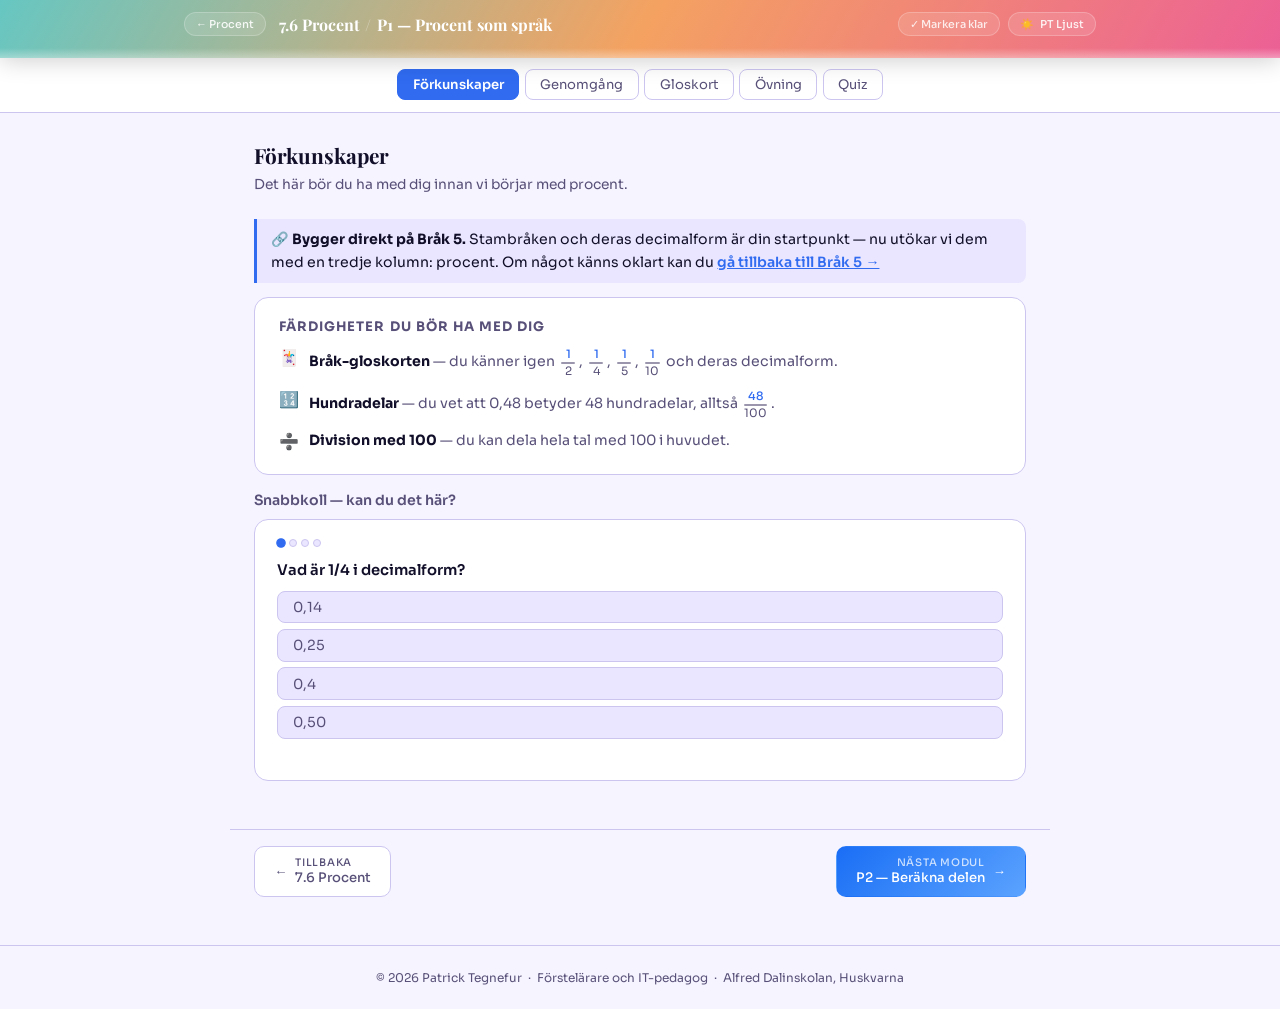
<file: ak7/7-6-procent/procent1.html>
<!DOCTYPE html>
<html lang="sv" data-theme="pt-light">
<head>
  <meta charset="UTF-8" />
  <meta name="viewport" content="width=device-width, initial-scale=1.0" />
  <title>Procent 1 — Procent som språk</title>
  <link rel="preconnect" href="https://fonts.googleapis.com" />
  <link rel="preconnect" href="https://fonts.gstatic.com" crossorigin />
  <link href="https://fonts.googleapis.com/css2?family=Sora:wght@300;400;500;600;700&family=Playfair+Display:ital,wght@0,700;1,400&display=swap" rel="stylesheet" />
  <style>
/* ── TOKENS ─────────────────────────────────────────────────────── */
:root {
  --radius: 14px;
  --trans:  0.32s cubic-bezier(.4,0,.2,1);
  --font-d: 'Playfair Display', Georgia, serif;
  --font-b: 'Sora', sans-serif;
}
[data-theme="ad-light"] {
  --bg:#f2fbf8; --surface:#fff; --surface2:#e4f5ef; --border:#b8ddd4;
  --text:#0b1e18; --muted:#527060;
  --hdr-bg:linear-gradient(120deg,#00A19A 0%,#007870 100%); --hdr-text:#fff;
  --stripe-fade:rgba(255,255,255,0.30);
  --accent:#1a6ef5; --accent2:#FBBC33; --hi:#5ba3ff; --hi2:#F4A261;
  --correct:#18a348; --wrong:#e02020;
  --shadow:0 2px 12px rgba(0,161,154,.10); --shadow-hov:0 8px 28px rgba(0,161,154,.22);
  --c7a:#1a6ef5; --c7b:#5ba3ff;
}
[data-theme="ad-dark"] {
  --bg:#0c1512; --surface:#152018; --surface2:#1c2c20; --border:#283c2c;
  --text:#e4f5ee; --muted:#6a9878;
  --hdr-bg:linear-gradient(120deg,#081a10 0%,#051208 100%); --hdr-text:#e4f5ee;
  --stripe-fade:rgba(255,255,255,0.12);
  --accent:#4ecb8a; --accent2:#FBBC33; --hi:#5dd68c; --hi2:#F4A261;
  --correct:#39C762; --wrong:#F03048;
  --shadow:0 2px 16px rgba(0,0,0,.40); --shadow-hov:0 8px 32px rgba(0,0,0,.60);
  --c7a:#1a6ef5; --c7b:#5ba3ff;
}
[data-theme="pt-light"] {
  --bg:#f6f4ff; --surface:#fff; --surface2:#eae6ff; --border:#ccc5f0;
  --text:#100e28; --muted:#585078;
  --hdr-bg:linear-gradient(120deg,#66C7C2 0%,#F4A261 50%,#EC6095 100%); --hdr-text:#fff;
  --stripe-fade:rgba(255,255,255,0.35);
  --accent:#306BF0; --accent2:#EC6095; --hi:#5ba3ff; --hi2:#F4A261;
  --correct:#18a348; --wrong:#e02020;
  --shadow:0 2px 14px rgba(48,107,240,.12); --shadow-hov:0 8px 30px rgba(48,107,240,.22);
  --c7a:#1a6ef5; --c7b:#5ba3ff;
}
[data-theme="pt-dark"] {
  --bg:#12101c; --surface:#1c192c; --surface2:#262238; --border:#342e54;
  --text:#eae8ff; --muted:#8880b8;
  --hdr-bg:linear-gradient(120deg,#66C7C2 0%,#F4A261 50%,#EC6095 100%); --hdr-text:#fff;
  --stripe-fade:rgba(255,255,255,0.15);
  --accent:#6a9aff; --accent2:#EC6095; --hi:#80aaff; --hi2:#F4A261;
  --correct:#39C762; --wrong:#F03048;
  --shadow:0 2px 16px rgba(48,107,240,.18); --shadow-hov:0 8px 36px rgba(48,107,240,.35);
  --c7a:#1a6ef5; --c7b:#5ba3ff;
}
[data-theme="pt-dark"] .tab-btn.active,
[data-theme="pt-dark"] .check-btn,
[data-theme="pt-dark"] .start-btn,
[data-theme="pt-dark"] .quiz-next,
[data-theme="pt-dark"] .mq-next-btn { background:#EC6095 !important; border-color:transparent !important; color:#fff !important; }
[data-theme="pt-dark"] .progress-fill { background:linear-gradient(90deg,#66C7C2,#F4A261,#EC6095); }
[data-theme="ad-dark"] .tab-btn.active { background:linear-gradient(90deg,#00A19A,#FBBC33); border-color:transparent; color:#fff; }

/* ── RESET & BAS ─────────────────────────────────────────────────── */
*,*::before,*::after { box-sizing:border-box; margin:0; padding:0; }
body { font-family:var(--font-b); background:var(--bg); color:var(--text); min-height:100vh; transition:background var(--trans),color var(--trans); }

/* ── HEADER ──────────────────────────────────────────────────────── */
.portal-header { background:var(--hdr-bg); color:var(--hdr-text); position:sticky; top:0; z-index:200; box-shadow:0 2px 24px rgba(0,0,0,.20); }
.portal-header::after { content:''; display:block; height:10px; background:linear-gradient(to bottom,transparent,var(--stripe-fade)); pointer-events:none; }
.portal-header-inner { max-width:960px; margin:0 auto; padding:0 1.5rem; display:flex; align-items:center; justify-content:space-between; gap:1rem; height:48px; }
.portal-header-left  { display:flex; align-items:center; gap:0.8rem; }
.portal-back { display:flex; align-items:center; gap:0.35rem; background:rgba(255,255,255,0.12); border:1px solid rgba(255,255,255,0.22); border-radius:30px; padding:4px 11px; color:rgba(255,255,255,0.9); font-size:0.68rem; font-family:var(--font-b); font-weight:500; text-decoration:none; transition:background 0.2s; white-space:nowrap; }
.portal-back:hover { background:rgba(255,255,255,0.22); }
.portal-crumb { display:flex; align-items:center; gap:0.35rem; font-family:var(--font-d); font-size:1rem; font-weight:700; color:var(--hdr-text); }
.portal-crumb-sep { opacity:0.4; font-weight:300; }
.portal-theme-toggle { display:flex; align-items:center; gap:0.4rem; background:rgba(255,255,255,0.12); border:1px solid rgba(255,255,255,0.22); border-radius:30px; padding:4px 11px; cursor:pointer; color:rgba(255,255,255,0.9); font-size:0.68rem; font-family:var(--font-b); font-weight:500; transition:background 0.2s; white-space:nowrap; }
.portal-theme-toggle:hover { background:rgba(255,255,255,0.22); }
.done-hdr-btn { background:rgba(255,255,255,0.12); border:1px solid rgba(255,255,255,0.22); color:rgba(255,255,255,0.85); border-radius:20px; padding:4px 11px; cursor:pointer; font-size:0.68rem; font-family:var(--font-b); font-weight:500; transition:background 0.2s; white-space:nowrap; }
.done-hdr-btn:hover { background:rgba(255,255,255,0.22); }

/* ── TAB-NAVIGATION ─────────────────────────────────────────────── */
.nav-tabs { display:flex; justify-content:center; gap:0.35rem; padding:0.7rem 1rem; background:var(--surface); border-bottom:1px solid var(--border); flex-wrap:wrap; position:sticky; top:58px; z-index:100; }
.tab-btn { background:none; border:1px solid var(--border); border-radius:8px; padding:0.38rem 0.9rem; cursor:pointer; font-family:var(--font-b); font-size:0.82rem; color:var(--muted); transition:all 0.18s; white-space:nowrap; }
.tab-btn:hover { border-color:var(--accent); color:var(--text); }
.tab-btn.active { background:var(--accent); border-color:var(--accent); color:#fff; font-weight:600; }

/* ── TAB-INNEHÅLL ───────────────────────────────────────────────── */
.tab-panel { display:none; max-width:820px; margin:0 auto; padding:1.8rem 1.5rem 3rem; }
.tab-panel.active { display:block; }

/* ── RUBRIKER & TEXT ────────────────────────────────────────────── */
.section-title { font-family:var(--font-d); font-size:1.3rem; font-weight:700; color:var(--text); margin-bottom:0.3rem; }
.section-sub   { font-size:0.86rem; color:var(--muted); margin-bottom:1.4rem; line-height:1.6; }
.card { background:var(--surface); border:1px solid var(--border); border-radius:var(--radius); padding:1.25rem 1.5rem; margin-bottom:1rem; }
.info-box { background:var(--surface2); border-left:3px solid var(--accent); border-radius:0 8px 8px 0; padding:0.6rem 0.9rem; font-size:0.88rem; color:var(--text); margin-bottom:0.9rem; line-height:1.6; }
.hl { background:var(--surface2); border-radius:8px; padding:0.6rem 0.9rem; font-size:0.9rem; }
.hl.gold { border-left:3px solid var(--hi2); }
.hl.blue { border-left:3px solid var(--accent); }

/* ── BRÅKVISNING (fv) ───────────────────────────────────────────── */
.fv { display:inline-flex; flex-direction:column; align-items:center; line-height:1.1; margin:0 0.22rem; vertical-align:middle; gap:1px; margin-top:0.15em; margin-bottom:0.15em; }
.fv .fv-n { font-family:var(--font-b); color:var(--accent); font-weight:500; }
.fv .fv-b { width:100%; min-width:1em; height:1.5px; background:currentColor; border-radius:1px; opacity:0.6; }
.fv .fv-d { font-family:var(--font-b); }
.fv.fv-sm .fv-n,.fv.fv-sm .fv-d { font-size:0.82em; }
.fv.fv-md .fv-n,.fv.fv-md .fv-d { font-size:1.05em; }
.fv.fv-lg .fv-n,.fv.fv-lg .fv-d { font-size:1.5em; }

/* ── GENOMGÅNG — steg ───────────────────────────────────────────── */
.step-wrap { background:var(--surface); border:1px solid var(--border); border-radius:var(--radius); padding:1.4rem 1.5rem; margin-bottom:1rem; }
.step-header { display:flex; align-items:center; gap:0.8rem; margin-bottom:1rem; }
.step-num { width:32px; height:32px; border-radius:50%; background:linear-gradient(135deg,var(--c7a),var(--c7b)); color:#fff; font-family:var(--font-d); font-size:0.9rem; font-weight:700; display:flex; align-items:center; justify-content:center; flex-shrink:0; }
.step-title { font-family:var(--font-d); font-size:1.05rem; font-weight:700; color:var(--text); }
.step-body { font-size:0.9rem; color:var(--muted); line-height:1.7; }
.step-body p { margin-bottom:0.7rem; }
.step-body p:last-child { margin-bottom:0; }
.step-body strong { color:var(--text); }

/* ── TRE-FORMER-DISPLAY ─────────────────────────────────────────── */
.forms-row { display:flex; gap:0.8rem; justify-content:center; flex-wrap:wrap; margin:1rem 0; }
.form-box { background:var(--surface2); border:1px solid var(--border); border-radius:12px; padding:0.9rem 1.2rem; text-align:center; min-width:110px; flex:1; max-width:160px; }
.form-box-label { font-size:0.65rem; font-weight:700; color:var(--muted); text-transform:uppercase; letter-spacing:0.08em; margin-bottom:0.4rem; }
.form-box-val { font-family:var(--font-d); font-size:1.5rem; color:var(--text); font-weight:700; display:flex; align-items:center; justify-content:center; min-height:2.2rem; }
.form-box.hi-blue { border-color:var(--accent); background:rgba(48,107,240,0.07); }
.form-box.hi-blue .form-box-val { color:var(--accent); }
.form-box.hi-orange { border-color:var(--hi2); background:rgba(244,162,97,0.10); }
.form-box.hi-orange .form-box-val { color:#b06000; }
[data-theme="pt-dark"] .form-box.hi-orange .form-box-val,
[data-theme="ad-dark"] .form-box.hi-orange .form-box-val { color:var(--hi2); }
.form-box.hi-green { border-color:var(--correct); background:rgba(24,163,72,0.07); }
.form-box.hi-green .form-box-val { color:var(--correct); }
.forms-arrow { display:flex; align-items:center; font-size:1.2rem; color:var(--muted); align-self:center; }

/* ── HUNDRADELAR-RUTNÄT ─────────────────────────────────────────── */
.hundred-grid { display:grid; grid-template-columns:repeat(10,1fr); gap:2px; margin:1rem auto; max-width:300px; }
.hg-cell { aspect-ratio:1; border-radius:3px; background:var(--surface2); border:1px solid var(--border); transition:background 0.2s; }
.hg-cell.on { background:var(--accent); border-color:var(--accent); }
.hg-cell.on-orange { background:var(--hi2); border-color:var(--hi2); }
.hg-slider-row { display:flex; align-items:center; gap:0.8rem; margin-top:0.5rem; flex-wrap:wrap; }
.hg-slider-row label { font-size:0.82rem; color:var(--muted); white-space:nowrap; }
.hg-slider-row input[type=range] { flex:1; min-width:120px; accent-color:var(--accent); }
.hg-val { font-size:1rem; font-weight:700; color:var(--accent); min-width:2.5rem; text-align:right; }

/* ── GLOSKORT ───────────────────────────────────────────────────── */
.glos-controls { display:flex; align-items:center; gap:0.6rem; flex-wrap:wrap; margin-bottom:1rem; }
.glos-toggle { background:var(--surface2); border:1px solid var(--border); border-radius:20px; padding:4px 14px; font-size:0.78rem; font-family:var(--font-b); color:var(--muted); cursor:pointer; transition:all 0.15s; }
.glos-toggle:hover { border-color:var(--accent); color:var(--text); }
.glos-toggle.active { background:var(--accent); border-color:var(--accent); color:#fff; font-weight:600; }
.glos-grid { display:grid; grid-template-columns:repeat(auto-fill,minmax(140px,1fr)); gap:0.7rem; }
.glos-card { perspective:600px; cursor:pointer; height:110px; }
.glos-inner { width:100%; height:100%; position:relative; transform-style:preserve-3d; transition:transform 0.45s cubic-bezier(.4,0,.2,1); }
.glos-card.flipped .glos-inner { transform:rotateY(180deg); }
.glos-front, .glos-back {
  position:absolute; inset:0;
  background:var(--surface); border:1px solid var(--border); border-radius:12px;
  backface-visibility:hidden; -webkit-backface-visibility:hidden;
  display:flex; flex-direction:column; align-items:center; justify-content:center;
  gap:0.2rem; padding:0.6rem;
  transition:border-color 0.2s;
}
.glos-front:hover { border-color:var(--accent); }
.glos-back { transform:rotateY(180deg); background:var(--surface2); }
.glos-front .glos-brak { display:inline-flex; flex-direction:column; align-items:center; gap:1px; }
.glos-front .glos-brak .gb-t { font-size:1.1rem; font-weight:600; color:var(--accent); font-family:var(--font-b); }
.glos-front .glos-brak .gb-line { width:1.8rem; height:1.5px; background:var(--accent); opacity:0.7; border-radius:1px; }
.glos-front .glos-brak .gb-d { font-size:1.1rem; font-weight:600; color:var(--accent); font-family:var(--font-b); }
.glos-front .glos-dec { font-size:0.78rem; color:var(--muted); }
.glos-back-row { display:flex; align-items:center; gap:0.6rem; font-size:0.8rem; color:var(--muted); }
.glos-back-row strong { color:var(--text); font-size:0.88rem; }
.glos-back .pct-big { font-family:var(--font-d); font-size:1.5rem; font-weight:700; color:var(--correct); }
.glos-back .pct-label { font-size:0.68rem; color:var(--muted); text-transform:uppercase; letter-spacing:0.07em; }
.glos-hint { font-size:0.68rem; color:var(--muted); margin-top:0.5rem; text-align:center; }

/* ── FÖRKUNSKAPS-QUIZ ───────────────────────────────────────────── */
.pq-wrap { background:var(--surface); border:1px solid var(--border); border-radius:var(--radius); padding:1.2rem 1.4rem; }
.pq-progress { display:flex; gap:4px; margin-bottom:0.8rem; }
.pq-pip { width:8px; height:8px; border-radius:50%; background:var(--surface2); border:1px solid var(--border); transition:all 0.2s; }
.pq-pip.ok  { background:var(--correct); border-color:var(--correct); }
.pq-pip.err { background:var(--wrong);   border-color:var(--wrong); }
.pq-pip.cur { background:var(--accent);  border-color:var(--accent); transform:scale(1.2); }
.pq-q { font-size:0.92rem; font-weight:600; color:var(--text); margin-bottom:0.6rem; line-height:1.45; }
.pq-opts { display:flex; flex-direction:column; gap:0.35rem; }
.pq-opt { background:var(--surface2); border:1.5px solid var(--border); border-radius:8px; padding:0.4rem 0.9rem; cursor:pointer; font-family:var(--font-b); font-size:0.87rem; color:var(--muted); text-align:left; transition:all 0.15s; }
.pq-opt:hover { border-color:var(--accent); color:var(--text); }
.pq-opt.ok     { border-color:var(--correct); background:rgba(24,163,72,0.10); color:var(--correct); }
.pq-opt.err    { border-color:var(--wrong);   background:rgba(224,32,32,0.10); color:var(--wrong); }
.pq-opt.reveal { border-color:var(--correct); color:var(--correct); }
.pq-fb { font-size:0.82rem; margin-top:0.4rem; padding:0.3rem 0.5rem; border-radius:6px; min-height:1.2em; color:var(--muted); }
.pq-fb.ok  { color:var(--correct); }
.pq-fb.err { color:var(--wrong); }
.pq-next { background:var(--accent); border:none; color:#fff; border-radius:7px; padding:0.38rem 0.9rem; cursor:pointer; font-family:var(--font-b); font-size:0.82rem; font-weight:500; margin-top:0.5rem; display:none; transition:opacity 0.15s; }
.pq-next.show { display:inline-block; }
.pq-next:hover { opacity:0.85; }

/* ── ÖVNINGAR ───────────────────────────────────────────────────── */
.level-row { display:flex; gap:0.4rem; margin-bottom:1rem; flex-wrap:wrap; }
.level-btn { background:var(--surface); border:1px solid var(--border); border-radius:20px; padding:4px 13px; font-size:0.78rem; font-family:var(--font-b); color:var(--muted); cursor:pointer; transition:all 0.15s; }
.level-btn:hover { border-color:var(--accent); color:var(--text); }
.level-btn.active { background:var(--accent); border-color:var(--accent); color:#fff; font-weight:600; }
.ex-card { background:var(--surface); border:1px solid var(--border); border-radius:var(--radius); padding:1.3rem 1.5rem; }
.ex-num  { font-size:0.72rem; font-weight:700; color:var(--muted); text-transform:uppercase; letter-spacing:0.08em; margin-bottom:0.3rem; }
.ex-q    { font-size:1rem; color:var(--text); margin-bottom:1rem; line-height:1.5; }
.ex-q strong { color:var(--accent); }
.ex-input-row { display:flex; align-items:center; gap:0.5rem; flex-wrap:wrap; margin-bottom:0.7rem; }
.ex-input { width:80px; border:1.5px solid var(--border); border-radius:8px; padding:0.4rem 0.6rem; font-family:var(--font-b); font-size:0.9rem; color:var(--text); background:var(--surface2); text-align:center; transition:border-color 0.15s; }
.ex-input:focus { outline:none; border-color:var(--accent); }
.ex-input.ok  { border-color:var(--correct); background:rgba(24,163,72,0.08); }
.ex-input.err { border-color:var(--wrong);   background:rgba(224,32,32,0.08); }
.ex-unit { font-size:0.88rem; color:var(--muted); }
.check-btn { background:var(--accent); border:none; color:#fff; border-radius:8px; padding:0.42rem 1.1rem; cursor:pointer; font-family:var(--font-b); font-size:0.85rem; font-weight:600; transition:opacity 0.15s; }
.check-btn:hover { opacity:0.85; }
.ex-fb { font-size:0.84rem; margin-top:0.3rem; padding:0.3rem 0.5rem; border-radius:6px; min-height:1.2em; color:var(--muted); }
.ex-fb.ok  { color:var(--correct); }
.ex-fb.err { color:var(--wrong); }
.ex-next-row { margin-top:0.9rem; display:flex; justify-content:flex-end; }
.ex-next-big { background:linear-gradient(135deg,var(--c7a),var(--c7b)); border:none; color:#fff; border-radius:9px; padding:0.5rem 1.3rem; cursor:pointer; font-family:var(--font-b); font-size:0.88rem; font-weight:600; transition:opacity 0.15s,transform 0.15s; }
.ex-next-big:hover { opacity:0.88; transform:translateY(-1px); }

/* ── QUIZ ───────────────────────────────────────────────────────── */
.quiz-card { background:var(--surface); border:1px solid var(--border); border-radius:var(--radius); padding:1.3rem 1.5rem; }
.quiz-progress { display:flex; gap:4px; margin-bottom:0.8rem; }
.quiz-pip { width:8px; height:8px; border-radius:50%; background:var(--surface2); border:1px solid var(--border); transition:all 0.2s; }
.quiz-pip.ok  { background:var(--correct); border-color:var(--correct); }
.quiz-pip.err { background:var(--wrong);   border-color:var(--wrong); }
.quiz-pip.cur { background:var(--accent);  border-color:var(--accent); transform:scale(1.2); }
.quiz-q { font-size:0.95rem; font-weight:600; color:var(--text); margin-bottom:0.7rem; line-height:1.5; }
.quiz-opts { display:flex; flex-direction:column; gap:0.4rem; margin-bottom:0.5rem; }
.quiz-opt { background:var(--surface2); border:1px solid var(--border); border-radius:8px; padding:0.55rem 0.9rem; cursor:pointer; font-size:0.88rem; color:var(--muted); font-family:var(--font-b); text-align:left; transition:all 0.18s; }
.quiz-opt:hover   { border-color:var(--accent); color:var(--text); }
.quiz-opt.correct { border-color:var(--correct); background:rgba(24,163,72,0.10); color:var(--correct); }
.quiz-opt.wrong   { border-color:var(--wrong);   background:rgba(224,32,32,0.10); color:var(--wrong); }
.quiz-fb { font-size:0.84rem; margin-top:0.4rem; padding:0.35rem 0.6rem; border-radius:6px; display:none; color:var(--muted); }
.quiz-fb.show { display:block; }
.quiz-fb.ok  { color:var(--correct); }
.quiz-fb.bad { color:var(--wrong); }
.quiz-next { background:var(--accent); border:none; color:#fff; border-radius:7px; padding:0.4rem 1rem; cursor:pointer; font-family:var(--font-b); font-size:0.84rem; font-weight:500; margin-top:0.6rem; display:none; transition:opacity 0.15s; }
.quiz-next.show { display:inline-block; }
.quiz-next:hover { opacity:0.85; }

/* ── MODULE-NAV ─────────────────────────────────────────────────── */
.module-nav { max-width:820px; margin:0 auto; padding:1rem 1.5rem 3rem; display:flex; justify-content:space-between; align-items:center; gap:1rem; border-top:1px solid var(--border); }
.mnav-btn { display:flex; align-items:center; gap:0.5rem; padding:0.6rem 1.2rem; border-radius:10px; border:1px solid var(--border); background:var(--surface); color:var(--muted); font-size:0.82rem; font-family:var(--font-b); font-weight:500; text-decoration:none; transition:all 0.18s; cursor:pointer; }
.mnav-btn:hover { border-color:var(--accent); color:var(--text); background:var(--surface2); }
.mnav-btn.primary { background:linear-gradient(135deg,var(--c7a),var(--c7b)); border-color:transparent; color:#fff; }
.mnav-btn.primary:hover { opacity:0.9; }
.mnav-label { font-size:0.65rem; text-transform:uppercase; letter-spacing:0.07em; color:var(--muted); display:block; }
.mnav-btn.primary .mnav-label { color:rgba(255,255,255,0.75); }
.mnav-title { display:block; }
.mnav-btn.primary .mnav-title { color:#fff; }

/* ── LÄRAR-TIPS ─────────────────────────────────────────────────── */
.teacher-guide { margin-top:1rem; border:1px solid var(--border); border-radius:10px; overflow:hidden; }
.tg-header { display:flex; align-items:center; gap:0.5rem; padding:0.6rem 0.9rem; cursor:pointer; font-size:0.82rem; color:var(--muted); background:var(--surface2); user-select:none; transition:background 0.15s; }
.tg-header:hover { background:var(--border); }
.tg-chevron { margin-left:auto; font-size:0.7rem; transition:transform 0.25s; }
.tg-header.open .tg-chevron { transform:rotate(180deg); }
.tg-body { padding:0.8rem 1rem; font-size:0.84rem; color:var(--muted); line-height:1.65; display:none; flex-direction:column; gap:0.5rem; }
.tg-body.open { display:flex; }
.tg-body strong { color:var(--text); }

/* ── RESPONSIV ──────────────────────────────────────────────────── */
@media (max-width:600px) {
  .portal-header-inner { padding:0 1rem; height:52px; }
  .nav-tabs { padding:0.5rem 0.75rem; gap:0.25rem; top:52px; }
  .tab-btn  { font-size:0.75rem; padding:0.3rem 0.7rem; }
  .tab-panel { padding:1.2rem 1rem 2.5rem; }
  .forms-row { gap:0.5rem; }
  .form-box  { min-width:80px; padding:0.6rem 0.7rem; }
  .glos-grid { grid-template-columns:repeat(auto-fill,minmax(120px,1fr)); }
  .module-nav { padding:0.75rem 1rem 2rem; }
}
  </style>
</head>
<body>

<!-- HEADER -->
<header class="portal-header">
  <div class="portal-header-inner">
    <div class="portal-header-left">
      <a class="portal-back" href="index.html">← Procent</a>
      <div class="portal-crumb">
        <span>7.6 Procent</span>
        <span class="portal-crumb-sep">/</span>
        <span>P1 — Procent som språk</span>
      </div>
    </div>
    <div style="display:flex;align-items:center;gap:0.5rem;">
      <button class="done-hdr-btn" onclick="markDone()">✓ Markera klar</button>
      <button class="portal-theme-toggle" onclick="cyclePortalTheme()">
        <span id="themeIcon">☀️</span>
        <span id="themeLabel">PT Ljust</span>
      </button>
    </div>
  </div>
</header>

<!-- TABS -->
<nav class="nav-tabs">
  <button class="tab-btn active" onclick="showTab('forkunskaper',this)">Förkunskaper</button>
  <button class="tab-btn"        onclick="showTab('genomgang',this)">Genomgång</button>
  <button class="tab-btn"        onclick="showTab('gloskort',this)">Gloskort</button>
  <button class="tab-btn"        onclick="showTab('ovning',this)">Övning</button>
  <button class="tab-btn"        onclick="showTab('quiz',this)">Quiz</button>
</nav>

<!-- ══════════════════════════════════════════════════════════════
     TAB 1: FÖRKUNSKAPER
══════════════════════════════════════════════════════════════ -->
<div class="tab-panel active" id="tab-forkunskaper">
  <p class="section-title">Förkunskaper</p>
  <p class="section-sub">Det här bör du ha med dig innan vi börjar med procent.</p>

  <div class="info-box">
    🔗 <strong>Bygger direkt på Bråk 5.</strong>
    Stambråken och deras decimalform är din startpunkt — nu utökar vi dem med en tredje kolumn: procent.
    Om något känns oklart kan du <a href="../7-5-brak/brak5.html" style="color:var(--accent);font-weight:600;">gå tillbaka till Bråk 5 →</a>
  </div>

  <div class="card">
    <div style="font-size:0.82rem;font-weight:700;color:var(--muted);text-transform:uppercase;letter-spacing:0.08em;margin-bottom:0.7rem;">Färdigheter du bör ha med dig</div>
    <div style="display:flex;flex-direction:column;gap:0.55rem;">
      <div style="display:flex;align-items:flex-start;gap:0.6rem;font-size:0.88rem;color:var(--muted);line-height:1.5;">
        <span style="font-size:1rem;flex-shrink:0;">🃏</span>
        <span><strong style="color:var(--text);">Bråk-gloskorten</strong> — du känner igen
          <span class="fv fv-sm"><span class="fv-n">1</span><span class="fv-b"></span><span class="fv-d">2</span></span>,
          <span class="fv fv-sm"><span class="fv-n">1</span><span class="fv-b"></span><span class="fv-d">4</span></span>,
          <span class="fv fv-sm"><span class="fv-n">1</span><span class="fv-b"></span><span class="fv-d">5</span></span>,
          <span class="fv fv-sm"><span class="fv-n">1</span><span class="fv-b"></span><span class="fv-d">10</span></span>
          och deras decimalform.</span>
      </div>
      <div style="display:flex;align-items:flex-start;gap:0.6rem;font-size:0.88rem;color:var(--muted);line-height:1.5;">
        <span style="font-size:1rem;flex-shrink:0;">🔢</span>
        <span><strong style="color:var(--text);">Hundradelar</strong> — du vet att 0,48 betyder 48 hundradelar, alltså
          <span class="fv fv-sm"><span class="fv-n">48</span><span class="fv-b"></span><span class="fv-d">100</span></span>.</span>
      </div>
      <div style="display:flex;align-items:flex-start;gap:0.6rem;font-size:0.88rem;color:var(--muted);line-height:1.5;">
        <span style="font-size:1rem;flex-shrink:0;">➗</span>
        <span><strong style="color:var(--text);">Division med 100</strong> — du kan dela hela tal med 100 i huvudet.</span>
      </div>
    </div>
  </div>

  <p style="font-size:0.88rem;font-weight:600;color:var(--muted);margin-bottom:0.6rem;">Snabbkoll — kan du det här?</p>
  <div class="pq-wrap">
    <div class="pq-progress" id="pqPips"></div>
    <div id="pqWrap"></div>
  </div>
</div>

<!-- ══════════════════════════════════════════════════════════════
     TAB 2: GENOMGÅNG
══════════════════════════════════════════════════════════════ -->
<div class="tab-panel" id="tab-genomgang">
  <p class="section-title">Genomgång</p>
  <p class="section-sub">Procent är ett tredje sätt att skriva andelar — vid sidan av bråk och decimal.</p>

  <!-- STEG 1 -->
  <div class="step-wrap">
    <div class="step-header">
      <div class="step-num">1</div>
      <div class="step-title">Vad betyder % ?</div>
    </div>
    <div class="step-body">
      <p>Procenttecknet <strong>%</strong> betyder ordagrant <em>"av hundra"</em> — från latinets <em>per centum</em>. Det är alltså ett kortare sätt att skriva hundradelar.</p>
      <p><strong>37% = 37 hundradelar =
        <span class="fv fv-md"><span class="fv-n">37</span><span class="fv-b"></span><span class="fv-d">100</span></span>
        = 0,37</strong></p>
      <p>Det spelar ingen roll vilken form du väljer — de tre skriver alla samma andel. Flytta runt nedan och se hur rutorna lyser:</p>

      <div style="text-align:center;">
        <div class="hundred-grid" id="hgGrid"></div>
        <div class="hg-slider-row">
          <label>Antal rutor:</label>
          <input type="range" min="0" max="100" value="25" id="hgSlider" oninput="updateHG(this.value)">
          <span class="hg-val" id="hgVal">25%</span>
        </div>
        <div style="margin-top:0.5rem;font-size:0.85rem;color:var(--muted);" id="hgForms">
          25 rutor av 100 &nbsp;=&nbsp;
          <span class="fv fv-sm"><span class="fv-n">25</span><span class="fv-b"></span><span class="fv-d">100</span></span>
          &nbsp;=&nbsp; 0,25 &nbsp;=&nbsp; <strong>25%</strong>
        </div>
      </div>
    </div>
    <div class="teacher-guide">
      <div class="tg-header" onclick="toggleTG(this)">🧑‍🏫 Lärar-tips <span class="tg-chevron">▼</span></div>
      <div class="tg-body">
        <p><strong>Poäng:</strong> Rutnätet är det viktigaste bildstödet för procent. Låt eleverna dra i slidern och verbalisera: "25 rutor av 100 = en fjärdedel = 0,25 = 25%".</p>
      </div>
    </div>
  </div>

  <!-- STEG 2 -->
  <div class="step-wrap">
    <div class="step-header">
      <div class="step-num">2</div>
      <div class="step-title">Tre former — samma andel</div>
    </div>
    <div class="step-body">
      <p>Bråk, decimal och procent är tre <strong>olika namn på samma sak</strong>. Klicka på ett exempel för att se alla tre formerna:</p>
      <div style="display:flex;gap:0.5rem;flex-wrap:wrap;margin:0.8rem 0;" id="exampleBtns">
        <button class="level-btn active" onclick="showExample(0,this)">En fjärdedel</button>
        <button class="level-btn" onclick="showExample(1,this)">En tiondel</button>
        <button class="level-btn" onclick="showExample(2,this)">En hälft</button>
        <button class="level-btn" onclick="showExample(3,this)">Tre femtedelar</button>
        <button class="level-btn" onclick="showExample(4,this)">En hundradel</button>
      </div>
      <div class="forms-row" id="formsDisplay">
        <div class="form-box hi-blue">
          <div class="form-box-label">Bråkform</div>
          <div class="form-box-val" id="frmBrak">
            <span class="fv fv-lg"><span class="fv-n">1</span><span class="fv-b"></span><span class="fv-d">4</span></span>
          </div>
        </div>
        <div class="forms-arrow">=</div>
        <div class="form-box hi-orange">
          <div class="form-box-label">Decimalform</div>
          <div class="form-box-val" id="frmDec">0,25</div>
        </div>
        <div class="forms-arrow">=</div>
        <div class="form-box hi-green">
          <div class="form-box-label">Procentform</div>
          <div class="form-box-val" id="frmPct">25%</div>
        </div>
      </div>
      <div class="hl gold" style="margin-top:0.7rem;" id="frmHint">
        💡 En fjärdedel av 100 är 25 — alltså 25 av 100 rutor = 25%.
      </div>
    </div>
  </div>

  <!-- STEG 3 -->
  <div class="step-wrap">
    <div class="step-header">
      <div class="step-num">3</div>
      <div class="step-title">Omvandla bråk → procent</div>
    </div>
    <div class="step-body">
      <p>Strategin är enkel: <strong>förvandla bråket till hundradelar</strong> — det är precis vad procent är.</p>
      <p>Metod 1 — <strong>förlängning:</strong> om nämnaren delar 100 jämnt, förläng till nämnare 100.</p>
      <div class="hl blue" style="margin:0.6rem 0;">
        <span class="fv fv-md"><span class="fv-n">3</span><span class="fv-b"></span><span class="fv-d">4</span></span>
        &nbsp;→&nbsp; förläng med 25 &nbsp;→&nbsp;
        <span class="fv fv-md"><span class="fv-n">75</span><span class="fv-b"></span><span class="fv-d">100</span></span>
        &nbsp;=&nbsp; <strong>75%</strong>
      </div>
      <p>Metod 2 — <strong>division:</strong> täljare ÷ nämnare ger decimalen, multiplicera med 100.</p>
      <div class="hl gold" style="margin:0.6rem 0;">
        <span class="fv fv-md"><span class="fv-n">3</span><span class="fv-b"></span><span class="fv-d">8</span></span>
        &nbsp;→&nbsp; 3 ÷ 8 = 0,375 &nbsp;→&nbsp; 0,375 × 100 &nbsp;=&nbsp; <strong>37,5%</strong>
      </div>
      <p>Metod 3 — <strong>glosorna:</strong> om du känner igen bråket direkt (1/4 = 25%) behöver du inte räkna alls!</p>
    </div>
    <div class="teacher-guide">
      <div class="tg-header" onclick="toggleTG(this)">🧑‍🏫 Lärar-tips <span class="tg-chevron">▼</span></div>
      <div class="tg-body">
        <p><strong>Prioritet:</strong> I åk 7 prioriterar vi metod 3 (glosorna) och metod 1 (förlängning). Metod 2 med division är mer abstrakt och hör hemma i åk 8 när eleverna är trygga med decimalformen.</p>
      </div>
    </div>
  </div>

  <!-- STEG 4 -->
  <div class="step-wrap">
    <div class="step-header">
      <div class="step-num">4</div>
      <div class="step-title">Omvandla procent → bråk och decimal</div>
    </div>
    <div class="step-body">
      <p><strong>Procent → bråk:</strong> Skriv procenten som täljare och 100 som nämnare, förkorta sedan om möjligt.</p>
      <div class="hl blue" style="margin:0.6rem 0;">
        60% &nbsp;=&nbsp;
        <span class="fv fv-md"><span class="fv-n">60</span><span class="fv-b"></span><span class="fv-d">100</span></span>
        &nbsp;=&nbsp;
        <span class="fv fv-md"><span class="fv-n">3</span><span class="fv-b"></span><span class="fv-d">5</span></span>
      </div>
      <p><strong>Procent → decimal:</strong> Dela med 100 (flytta kommat två steg åt vänster).</p>
      <div class="hl gold" style="margin:0.6rem 0;">
        37% &nbsp;=&nbsp; 37 ÷ 100 &nbsp;=&nbsp; <strong>0,37</strong>
        &nbsp;&nbsp;&nbsp; 8% &nbsp;=&nbsp; 8 ÷ 100 &nbsp;=&nbsp; <strong>0,08</strong>
      </div>
      <p>Lägg märke till 8%: kommat hoppar <em>två</em> steg — så det blir 0,<strong>0</strong>8, inte 0,8.</p>
    </div>
  </div>
</div>

<!-- ══════════════════════════════════════════════════════════════
     TAB 3: GLOSKORT
══════════════════════════════════════════════════════════════ -->
<div class="tab-panel" id="tab-gloskort">
  <p class="section-title">Gloskort — bråk, decimal och procent</p>
  <p class="section-sub">Klicka på ett kort för att vända det och se alla tre formerna. Dessa är dina viktigaste "glosor" i procenträkning.</p>

  <div class="glos-controls">
    <span style="font-size:0.82rem;color:var(--muted);">Visa baksida:</span>
    <button class="glos-toggle active" id="toggleAll" onclick="flipAll()">Vänd alla</button>
    <button class="glos-toggle" onclick="resetAll()">Återställ</button>
  </div>

  <p class="glos-hint">🖱️ Klicka på ett kort för att vända det</p>

  <div class="glos-grid" id="glosGrid"></div>

  <div class="teacher-guide" style="margin-top:1.2rem;">
    <div class="tg-header" onclick="toggleTG(this)">🧑‍🏫 Koppling till Bråk 5 <span class="tg-chevron">▼</span></div>
    <div class="tg-body">
      <p><strong>Från bråk-kapitlet</strong> känner eleverna redan framsidan (bråk + decimal). Nu utökas korten med procentkolumnen på baksidan — det är samma gloskort, inte ett nytt moment.</p>
      <p><strong>Tips:</strong> Be eleverna täcka procentraden och försöka komma ihåg den innan de vänder. Repetition via igenkänning är effektivare än att läsa av svaret.</p>
    </div>
  </div>
</div>

<!-- ══════════════════════════════════════════════════════════════
     TAB 4: ÖVNING
══════════════════════════════════════════════════════════════ -->
<div class="tab-panel" id="tab-ovning">
  <p class="section-title">Övning — omvandla mellan formerna</p>
  <p class="section-sub">Välj nivå och träna på att växla mellan bråk, decimal och procent.</p>

  <div class="level-row">
    <button class="level-btn active" onclick="setLevel('A',this)">Grundnivå</button>
    <button class="level-btn"        onclick="setLevel('B',this)">Mellannivå</button>
    <button class="level-btn"        onclick="setLevel('C',this)">Självständigt</button>
  </div>

  <div class="ex-card" id="exCard">
    <div class="ex-num" id="exNum">Uppgift 1</div>
    <div class="ex-q"   id="exQ"></div>
    <div class="ex-input-row" id="exInputRow"></div>
    <button class="check-btn" id="exCheckBtn" onclick="checkEx()">Kontrollera</button>
    <div class="ex-fb" id="exFb"></div>
    <div class="ex-next-row">
      <button class="ex-next-big" id="exNextBtn" onclick="nextEx()" style="display:none;">Nästa uppgift →</button>
    </div>
  </div>
</div>

<!-- ══════════════════════════════════════════════════════════════
     TAB 5: QUIZ
══════════════════════════════════════════════════════════════ -->
<div class="tab-panel" id="tab-quiz">
  <p class="section-title">Quiz — testa dig</p>
  <p class="section-sub">Fem frågor om procent som språk. Välj rätt svar och se hur det går!</p>

  <div class="quiz-card">
    <div class="quiz-progress" id="quizPips"></div>
    <div id="quizWrap"></div>
  </div>
</div>

<!-- MODULE NAV -->
<div class="module-nav">
  <a class="mnav-btn" href="index.html">
    <span>←</span>
    <div>
      <span class="mnav-label">Tillbaka</span>
      <span class="mnav-title">7.6 Procent</span>
    </div>
  </a>
  <a class="mnav-btn primary" href="procent2.html">
    <div style="text-align:right;">
      <span class="mnav-label">Nästa modul</span>
      <span class="mnav-title">P2 — Beräkna delen</span>
    </div>
    <span>→</span>
  </a>
</div>

<!-- FOOTER -->
<footer style="text-align:center;padding:1.5rem;font-size:0.75rem;color:var(--muted);border-top:1px solid var(--border);">
  <p>© <span id="yr"></span> Patrick Tegnefur &nbsp;·&nbsp; Förstelärare och IT-pedagog &nbsp;·&nbsp; Alfred Dalinskolan, Huskvarna</p>
</footer>

<script>
document.getElementById('yr').textContent = new Date().getFullYear();

// ── Tema ────────────────────────────────────────────────────────
const THEMES = [
  {id:'pt-light',label:'PT Ljust', icon:'☀️'},
  {id:'pt-dark', label:'PT Mörkt', icon:'🌙'},
  {id:'ad-light',label:'AD Ljust', icon:'🌿'},
  {id:'ad-dark', label:'AD Mörkt', icon:'🌑'},
];
let themeIdx = 0;
function applyPortalTheme(idx) {
  const t = THEMES[idx];
  document.documentElement.setAttribute('data-theme', t.id);
  document.getElementById('themeLabel').textContent = t.label;
  document.getElementById('themeIcon').textContent  = t.icon;
  localStorage.setItem('math-portal-theme', t.id);
}
function cyclePortalTheme() { themeIdx = (themeIdx+1)%THEMES.length; applyPortalTheme(themeIdx); }
const saved = localStorage.getItem('math-portal-theme');
if (saved && THEMES.some(t=>t.id===saved)) themeIdx = THEMES.findIndex(t=>t.id===saved);
applyPortalTheme(themeIdx);

// ── Tabs ────────────────────────────────────────────────────────
function showTab(id, btn) {
  document.querySelectorAll('.tab-panel').forEach(p=>p.classList.remove('active'));
  document.querySelectorAll('.tab-btn').forEach(b=>b.classList.remove('active'));
  document.getElementById('tab-'+id).classList.add('active');
  btn.classList.add('active');
}

// ── Klar-markering ──────────────────────────────────────────────
function markDone() {
  try {
    const p = JSON.parse(localStorage.getItem('procent-progress')||'{}');
    p[1] = 'done';
    localStorage.setItem('procent-progress', JSON.stringify(p));
  } catch(e){}
  const btn = document.querySelector('.done-hdr-btn');
  btn.textContent = '✓ Klar!';
  btn.style.background = 'rgba(24,163,72,0.25)';
  btn.style.borderColor = 'rgba(24,163,72,0.5)';
}

// ── Lärar-tips ──────────────────────────────────────────────────
function toggleTG(header) {
  header.classList.toggle('open');
  const body = header.nextElementSibling;
  body.classList.toggle('open');
}

// ── Bråkvisning helpers ─────────────────────────────────────────
function fv(t,n,tc,dc) {
  const tc2 = tc||'var(--accent)';
  return `<span class="fv fv-md"><span class="fv-n" style="color:${tc2}">${t}</span><span class="fv-b"></span><span class="fv-d" style="${dc?'color:'+dc:''}">${n}</span></span>`;
}

// ── Hundrarutnät ────────────────────────────────────────────────
(function buildGrid(){
  const g = document.getElementById('hgGrid');
  for (let i=0;i<100;i++) {
    const d = document.createElement('div');
    d.className = 'hg-cell';
    d.id = 'hg'+i;
    g.appendChild(d);
  }
  updateHG(25);
})();

function updateHG(v) {
  v = parseInt(v);
  document.getElementById('hgSlider').value = v;
  document.getElementById('hgVal').textContent = v+'%';
  for (let i=0;i<100;i++) {
    document.getElementById('hg'+i).className = 'hg-cell' + (i<v?' on':'');
  }
  // Förenkla bråket
  function gcd(a,b){return b===0?a:gcd(b,a%b);}
  const g = gcd(v,100);
  const ts = v/g, ns = 100/g;
  const brakStr = v===0 ? '0' : (ns===1 ? `${ts}` : fv(ts,ns));
  const decStr = (v/100).toFixed(v%10===0&&v<=10?1:2).replace('.',',');
  document.getElementById('hgForms').innerHTML =
    `${v} rutor av 100 &nbsp;=&nbsp; ${brakStr} &nbsp;=&nbsp; ${decStr} &nbsp;=&nbsp; <strong>${v}%</strong>`;
}

// ── Tre-former-examples ─────────────────────────────────────────
const EXAMPLES = [
  { brak:fv(1,4), dec:'0,25', pct:'25%', hint:'En fjärdedel av 100 är 25 — alltså 25%.' },
  { brak:fv(1,10), dec:'0,1', pct:'10%', hint:'En tiondel: 100÷10 = 10 — alltså 10%.' },
  { brak:fv(1,2), dec:'0,5', pct:'50%', hint:'En halv av 100 är 50 — alltså 50%.' },
  { brak:fv(3,5), dec:'0,6', pct:'60%', hint:'3/5: förläng med 20 → 60/100 → 60%.' },
  { brak:fv(1,100), dec:'0,01', pct:'1%', hint:'En hundradel är exakt 1%.' },
];
function showExample(i, btn) {
  document.querySelectorAll('#exampleBtns .level-btn').forEach(b=>b.classList.remove('active'));
  btn.classList.add('active');
  const e = EXAMPLES[i];
  document.getElementById('frmBrak').innerHTML = e.brak;
  document.getElementById('frmDec').textContent = e.dec;
  document.getElementById('frmPct').textContent = e.pct;
  document.getElementById('frmHint').innerHTML = '💡 '+e.hint;
}

// ── Gloskort ────────────────────────────────────────────────────
const GLOS = [
  { brak:'1/2',  t:1, n:2,  dec:'0,5',   pct:'50%' },
  { brak:'1/4',  t:1, n:4,  dec:'0,25',  pct:'25%' },
  { brak:'3/4',  t:3, n:4,  dec:'0,75',  pct:'75%' },
  { brak:'1/5',  t:1, n:5,  dec:'0,2',   pct:'20%' },
  { brak:'2/5',  t:2, n:5,  dec:'0,4',   pct:'40%' },
  { brak:'4/5',  t:4, n:5,  dec:'0,8',   pct:'80%' },
  { brak:'1/10', t:1, n:10, dec:'0,1',   pct:'10%' },
  { brak:'3/10', t:3, n:10, dec:'0,3',   pct:'30%' },
  { brak:'7/10', t:7, n:10, dec:'0,7',   pct:'70%' },
  { brak:'1/8',  t:1, n:8,  dec:'0,125', pct:'12,5%' },
  { brak:'1/100',t:1, n:100,dec:'0,01',  pct:'1%' },
  { brak:'1/1',  t:1, n:1,  dec:'1',     pct:'100%' },
];

(function buildGlos(){
  const grid = document.getElementById('glosGrid');
  GLOS.forEach((g,i) => {
    const card = document.createElement('div');
    card.className = 'glos-card';
    card.id = 'gc'+i;
    card.onclick = () => card.classList.toggle('flipped');
    card.innerHTML = `
      <div class="glos-inner">
        <div class="glos-front">
          <div class="glos-brak">
            <span class="gb-t">${g.t}</span>
            <span class="gb-line"></span>
            <span class="gb-d">${g.n}</span>
          </div>
          <div class="glos-dec">${g.dec}</div>
        </div>
        <div class="glos-back">
          <div class="pct-big">${g.pct}</div>
          <div class="pct-label">Procent</div>
          <div class="glos-back-row"><strong>${g.t}/${g.n}</strong><span>=</span><strong>${g.dec}</strong></div>
        </div>
      </div>`;
    grid.appendChild(card);
  });
})();

let allFlipped = false;
function flipAll() {
  allFlipped = !allFlipped;
  document.querySelectorAll('.glos-card').forEach(c => {
    if (allFlipped) c.classList.add('flipped');
    else c.classList.remove('flipped');
  });
  document.getElementById('toggleAll').textContent = allFlipped ? 'Vänd tillbaka' : 'Vänd alla';
}
function resetAll() {
  allFlipped = false;
  document.querySelectorAll('.glos-card').forEach(c=>c.classList.remove('flipped'));
  document.getElementById('toggleAll').textContent = 'Vänd alla';
}

// ── FÖRKUNSKAPS-QUIZ ────────────────────────────────────────────
const PQ = [
  { q:'Vad är 1/4 i decimalform?', opts:['0,14','0,25','0,4','0,50'], ok:1, fb:'1/4 = 0,25 — ett av de viktigaste bråk-glosorna.' },
  { q:'Hur många hundradelar är 0,07?', opts:['7','0,7','70','700'], ok:0, fb:'0,07 = 7 hundradelar = 7/100.' },
  { q:'Vad är 300 ÷ 100?', opts:['30','3','0,3','300'], ok:1, fb:'300 ÷ 100 = 3. Division med 100 används hela tiden i procenträkning.' },
  { q:'Vilket bråk är lika med 0,5?', opts:['5/10 och 1/2','1/5','5/1','1/50'], ok:0, fb:'0,5 = 5/10 = 1/2. Båda är rätt — de är likvärdiga bråk.' },
];
let pqIdx=0, pqRes=Array(PQ.length).fill(null);

function renderPQ() {
  const q = PQ[pqIdx];
  document.getElementById('pqPips').innerHTML = PQ.map((_,i)=>{
    let c='pq-pip';
    if(i===pqIdx) c+=' cur';
    else if(pqRes[i]===true) c+=' ok';
    else if(pqRes[i]===false) c+=' err';
    return `<div class="${c}"></div>`;
  }).join('');
  document.getElementById('pqWrap').innerHTML = `
    <div class="pq-q">${q.q}</div>
    <div class="pq-opts">${q.opts.map((o,i)=>`<button class="pq-opt" onclick="ansPQ(${i},this)">${o}</button>`).join('')}</div>
    <div class="pq-fb" id="pqFb"></div>
    <button class="pq-next" id="pqNext" onclick="nextPQ()">${pqIdx<PQ.length-1?'Nästa →':'Se resultat'}</button>`;
}

function ansPQ(i,btn) {
  const q=PQ[pqIdx], ok=i===q.ok;
  pqRes[pqIdx]=ok;
  document.querySelectorAll('.pq-opt').forEach((b,j)=>{
    b.disabled=true;
    if(j===i) b.classList.add(ok?'ok':'err');
    if(j===q.ok) b.classList.add('reveal');
  });
  const fb=document.getElementById('pqFb');
  fb.textContent=(ok?'✓ ':'✗ ')+q.fb;
  fb.className='pq-fb '+(ok?'ok':'err');
  document.getElementById('pqNext').classList.add('show');
  renderPQPips();
}

function renderPQPips() {
  document.getElementById('pqPips').innerHTML = PQ.map((_,i)=>{
    let c='pq-pip';
    if(i===pqIdx) c+=' cur';
    else if(pqRes[i]===true) c+=' ok';
    else if(pqRes[i]===false) c+=' err';
    return `<div class="${c}"></div>`;
  }).join('');
}

function nextPQ() {
  if(pqIdx<PQ.length-1){ pqIdx++; renderPQ(); }
  else {
    const ok=pqRes.filter(r=>r===true).length;
    document.getElementById('pqPips').innerHTML='';
    document.getElementById('pqWrap').innerHTML=`
      <div style="text-align:center;padding:0.75rem 0;">
        <div style="font-size:1.8rem;margin-bottom:0.3rem;">${ok===PQ.length?'🎉':ok>0?'👍':'💪'}</div>
        <div style="font-family:var(--font-d);font-size:1.2rem;color:var(--accent2);margin-bottom:0.3rem;">${ok} / ${PQ.length} rätt</div>
        <div style="font-size:0.85rem;color:var(--muted);">${ok===PQ.length?'Du är redo — gå vidare till Genomgång!':'Repetera gärna Bråk 5 på de delar du missade.'}</div>
        <button style="margin-top:0.75rem;background:var(--surface2);border:1px solid var(--border);color:var(--muted);border-radius:7px;padding:0.3rem 0.8rem;cursor:pointer;font-size:0.8rem;font-family:var(--font-b);" onclick="pqIdx=0;pqRes=Array(${PQ.length}).fill(null);renderPQ();">Försök igen</button>
      </div>`;
  }
}
renderPQ();

// ── ÖVNINGAR ────────────────────────────────────────────────────
// Format: { q, type:'pct'|'dec'|'brak', answer, hint }
// type styr vilken typ av svar som efterfrågas
const EX = {
  A: [
    { q:'Vad är <strong>1/2</strong> i procentform?',       ans:'50',    unit:'%',    fb:'1/2 = 50 av 100 = 50%.' },
    { q:'Vad är <strong>1/4</strong> i procentform?',       ans:'25',    unit:'%',    fb:'1/4 = 25 av 100 = 25%.' },
    { q:'Vad är <strong>1/10</strong> i procentform?',      ans:'10',    unit:'%',    fb:'1/10 = 10 av 100 = 10%.' },
    { q:'Vad är <strong>50%</strong> i decimalform?',       ans:'0,5',   unit:'',     fb:'50% = 50 ÷ 100 = 0,5.' },
    { q:'Vad är <strong>25%</strong> i decimalform?',       ans:'0,25',  unit:'',     fb:'25% = 25 ÷ 100 = 0,25.' },
    { q:'Vad är <strong>10%</strong> i decimalform?',       ans:'0,1',   unit:'',     fb:'10% = 10 ÷ 100 = 0,1.' },
    { q:'Vad är <strong>0,75</strong> i procentform?',      ans:'75',    unit:'%',    fb:'0,75 × 100 = 75%.' },
    { q:'Vad är <strong>0,2</strong> i procentform?',       ans:'20',    unit:'%',    fb:'0,2 × 100 = 20%.' },
  ],
  B: [
    { q:'Skriv <strong>3/4</strong> som procent.',          ans:'75',    unit:'%',    fb:'3/4 → förlängning: ×25 → 75/100 = 75%.' },
    { q:'Skriv <strong>2/5</strong> som procent.',          ans:'40',    unit:'%',    fb:'2/5 → ×20 → 40/100 = 40%.' },
    { q:'Skriv <strong>7/10</strong> som procent.',         ans:'70',    unit:'%',    fb:'7/10 → ×10 → 70/100 = 70%.' },
    { q:'Skriv <strong>30%</strong> som bråk (förenklat, nämnare).',  ans:'10',    unit:'',     fb:'30% = 30/100 = 3/10. Nämnaren är 10.' },
    { q:'Skriv <strong>80%</strong> som bråk (förenklat, nämnare).',  ans:'5',     unit:'',     fb:'80% = 80/100 = 4/5. Nämnaren är 5.' },
    { q:'Vad är <strong>0,08</strong> i procentform?',      ans:'8',     unit:'%',    fb:'0,08 × 100 = 8%. Notera: kommat hoppar två steg.' },
    { q:'Vad är <strong>1%</strong> i decimalform?',        ans:'0,01',  unit:'',     fb:'1% = 1 ÷ 100 = 0,01.' },
    { q:'Vad är <strong>4/5</strong> i procentform?',       ans:'80',    unit:'%',    fb:'4/5 → ×20 → 80/100 = 80%.' },
  ],
  C: [
    { q:'Skriv <strong>1/8</strong> som procent.',          ans:'12,5',  unit:'%',    fb:'1/8 = 0,125 = 12,5%.' },
    { q:'Skriv <strong>3/8</strong> som procent.',          ans:'37,5',  unit:'%',    fb:'3/8 = 0,375 = 37,5%.' },
    { q:'Skriv <strong>0,005</strong> i procentform.',      ans:'0,5',   unit:'%',    fb:'0,005 × 100 = 0,5%.' },
    { q:'Skriv <strong>125%</strong> i decimalform.',       ans:'1,25',  unit:'',     fb:'125% = 125 ÷ 100 = 1,25. Mer än 1 hel!' },
    { q:'Skriv <strong>0,625</strong> i procentform.',      ans:'62,5',  unit:'%',    fb:'0,625 × 100 = 62,5%.' },
    { q:'Skriv <strong>5/8</strong> som procent.',          ans:'62,5',  unit:'%',    fb:'5/8 = 0,625 = 62,5%.' },
    { q:'Skriv <strong>150%</strong> som bråk (blandad form: skriv täljaren i ×/2).',  ans:'3',  unit:'/2', fb:'150% = 150/100 = 3/2 = 1½. Täljaren är 3.' },
    { q:'Vad är <strong>0,04</strong> i procentform?',      ans:'4',     unit:'%',    fb:'0,04 × 100 = 4%.' },
  ],
};

let exLevel='A', exBank=[], exIdx=0, exAnswered=false;

function setLevel(l, btn) {
  exLevel=l;
  document.querySelectorAll('.level-btn').forEach(b=>b.classList.remove('active'));
  btn.classList.add('active');
  exBank = shuffle([...EX[l]]);
  exIdx=0; exAnswered=false;
  renderEx();
}

function shuffle(a){ for(let i=a.length-1;i>0;i--){const j=Math.floor(Math.random()*(i+1));[a[i],a[j]]=[a[j],a[i]];}return a; }

function renderEx() {
  const e = exBank[exIdx % exBank.length];
  exAnswered = false;
  document.getElementById('exNum').textContent = `Uppgift ${exIdx+1}`;
  document.getElementById('exQ').innerHTML = e.q;
  document.getElementById('exFb').textContent = '';
  document.getElementById('exFb').className = 'ex-fb';
  document.getElementById('exNextBtn').style.display = 'none';
  document.getElementById('exCheckBtn').style.display = 'inline-block';
  const row = document.getElementById('exInputRow');
  row.innerHTML = `<input class="ex-input" id="exAns" type="text" placeholder="Svar" autocomplete="off" /><span class="ex-unit">${e.unit}</span>`;
  const inp = document.getElementById('exAns');
  inp.focus();
  inp.addEventListener('keydown', e2=>{ if(e2.key==='Enter') checkEx(); });
}

function normalise(s) {
  return s.trim().toLowerCase().replace(',','.').replace(/\s/g,'');
}

function checkEx() {
  if(exAnswered) return;
  const e = exBank[exIdx % exBank.length];
  const userRaw = document.getElementById('exAns').value;
  const user = normalise(userRaw);
  const correct = normalise(e.ans);
  const ok = user===correct;
  exAnswered = true;
  const inp = document.getElementById('exAns');
  inp.disabled = true;
  inp.classList.add(ok?'ok':'err');
  const fb = document.getElementById('exFb');
  fb.textContent = (ok?'✓ Rätt! ':'✗ Fel. ')+e.fb;
  fb.className = 'ex-fb '+(ok?'ok':'err');
  document.getElementById('exNextBtn').style.display = 'inline-block';
  document.getElementById('exCheckBtn').style.display = 'none';
}

function nextEx() { exIdx++; renderEx(); }

// Init
(function(){ exBank=shuffle([...EX['A']]); renderEx(); })();

// ── QUIZ ────────────────────────────────────────────────────────
const QUIZ = [
  { q:'Vad betyder procenttecknet %?', opts:['Per tusen','Av hundra','Delat med tio','En halv'], ok:1, fb:'% = "av hundra" (per centum på latin). 37% = 37 av 100.' },
  { q:'Vilket tal är lika med 0,4?', opts:['4%','0,4%','40%','400%'], ok:2, fb:'0,4 × 100 = 40%.' },
  { q:'Hur skriver man 3/5 i procentform?', opts:['35%','15%','53%','60%'], ok:3, fb:'3/5 → förlängning ×20 → 60/100 = 60%.' },
  { q:'Vad är 75% i decimalform?', opts:['7,5','0,075','0,75','7,50'], ok:2, fb:'75 ÷ 100 = 0,75.' },
  { q:'Vilket bråk (förenklat) är lika med 20%?', opts:['2/5','1/5','1/20','20/5'], ok:1, fb:'20% = 20/100 = 1/5 (dela täljare och nämnare med 20).' },
  { q:'Vad är 0,08 i procentform?', opts:['80%','0,8%','8%','0,08%'], ok:2, fb:'0,08 × 100 = 8%. Kommat hoppar två steg åt höger.' },
];

let qIdx=0, qRes=Array(QUIZ.length).fill(null);

function renderQuiz() {
  const q=QUIZ[qIdx];
  document.getElementById('quizPips').innerHTML=QUIZ.map((_,i)=>{
    let c='quiz-pip';
    if(i===qIdx) c+=' cur';
    else if(qRes[i]===true) c+=' ok';
    else if(qRes[i]===false) c+=' err';
    return `<div class="${c}"></div>`;
  }).join('');
  document.getElementById('quizWrap').innerHTML=`
    <div class="quiz-q">${q.q}</div>
    <div class="quiz-opts">${q.opts.map((o,i)=>`<button class="quiz-opt" onclick="ansQuiz(${i},this)">${o}</button>`).join('')}</div>
    <div class="quiz-fb" id="qFb"></div>
    <button class="quiz-next" id="qNext" onclick="nextQuiz()">${qIdx<QUIZ.length-1?'Nästa →':'Se resultat'}</button>`;
}

function ansQuiz(i,btn) {
  const q=QUIZ[qIdx], ok=i===q.ok;
  qRes[qIdx]=ok;
  document.querySelectorAll('.quiz-opt').forEach((b,j)=>{
    b.disabled=true;
    if(j===i) b.classList.add(ok?'correct':'wrong');
    if(j===q.ok) b.classList.add('correct');
  });
  const fb=document.getElementById('qFb');
  fb.textContent=(ok?'✓ ':'✗ ')+q.fb;
  fb.className='quiz-fb show '+(ok?'ok':'bad');
  document.getElementById('qNext').classList.add('show');
  document.getElementById('quizPips').innerHTML=QUIZ.map((_,i)=>{
    let c='quiz-pip';
    if(i===qIdx) c+=' cur';
    else if(qRes[i]===true) c+=' ok';
    else if(qRes[i]===false) c+=' err';
    return `<div class="${c}"></div>`;
  }).join('');
}

function nextQuiz() {
  if(qIdx<QUIZ.length-1){ qIdx++; renderQuiz(); }
  else {
    const ok=qRes.filter(r=>r===true).length;
    document.getElementById('quizPips').innerHTML='';
    document.getElementById('quizWrap').innerHTML=`
      <div style="text-align:center;padding:1rem 0;">
        <div style="font-size:2rem;margin-bottom:0.4rem;">${ok===QUIZ.length?'🎉':ok>=4?'👍':'💪'}</div>
        <div style="font-family:var(--font-d);font-size:1.3rem;color:var(--accent2);margin-bottom:0.4rem;">${ok} / ${QUIZ.length} rätt</div>
        <div style="font-size:0.88rem;color:var(--muted);margin-bottom:1rem;">${ok===QUIZ.length?'Perfekt! Du kan procent som språk.':ok>=4?'Bra jobbat! Repetera de du missade.':'Gå tillbaka till Genomgång och Gloskorten.'}</div>
        <button style="background:var(--surface2);border:1px solid var(--border);color:var(--muted);border-radius:8px;padding:0.4rem 1rem;cursor:pointer;font-size:0.84rem;font-family:var(--font-b);" onclick="qIdx=0;qRes=Array(${QUIZ.length}).fill(null);renderQuiz();">Gör om quizet</button>
      </div>`;
    if(ok===QUIZ.length) markDone();
  }
}
renderQuiz();
</script>
</body>
</html>
</file>
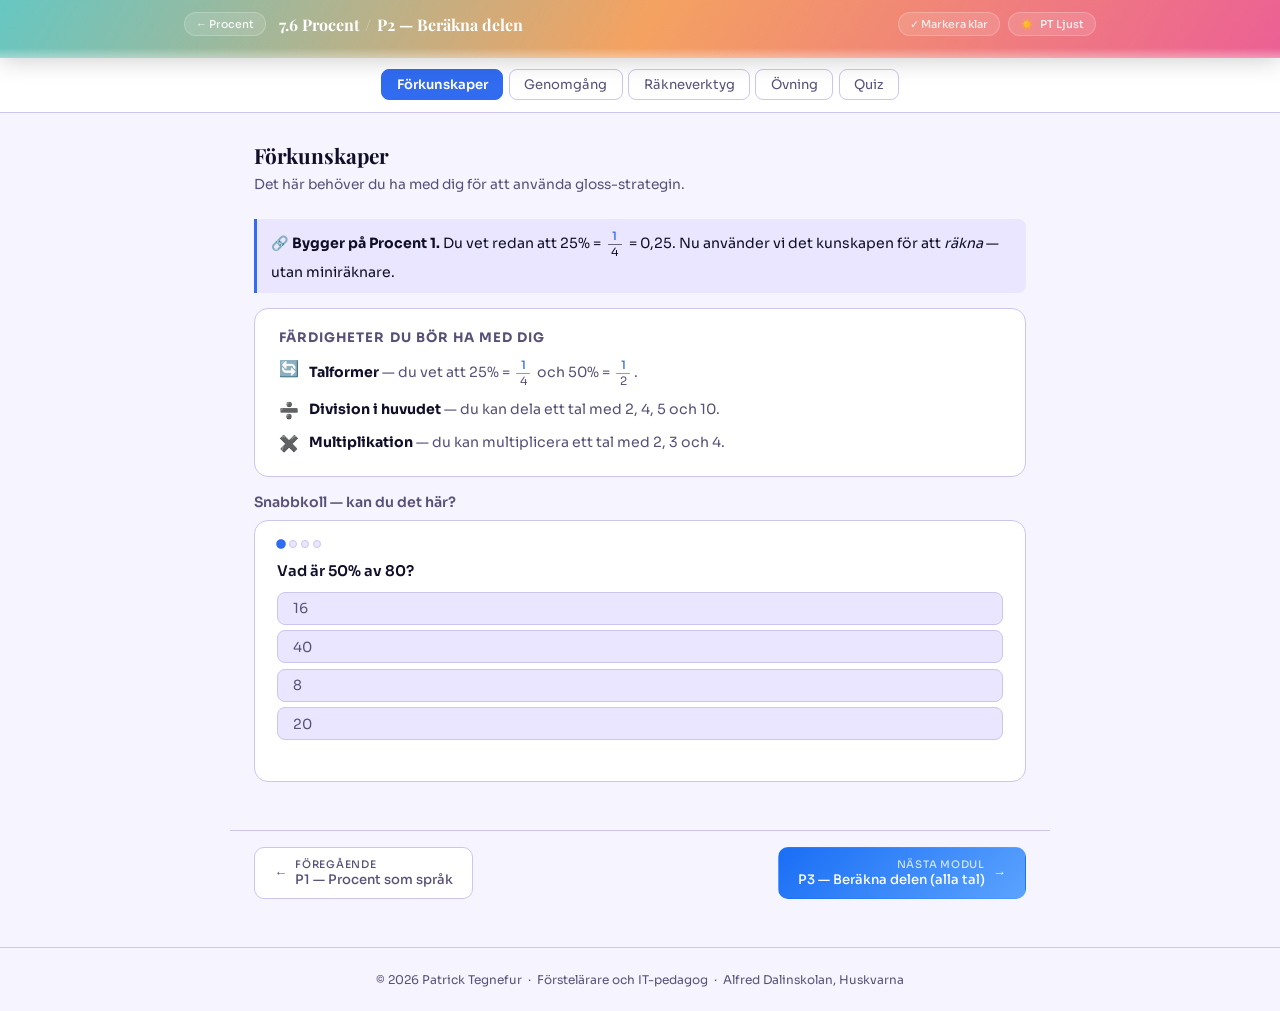
<file: ak7/7-6-procent/procent2.html>
<!DOCTYPE html>
<html lang="sv" data-theme="pt-light">
<head>
  <meta charset="UTF-8" />
  <meta name="viewport" content="width=device-width, initial-scale=1.0" />
  <title>Procent 2 — Beräkna delen (snygga tal)</title>
  <link rel="preconnect" href="https://fonts.googleapis.com" />
  <link rel="preconnect" href="https://fonts.gstatic.com" crossorigin />
  <link href="https://fonts.googleapis.com/css2?family=Sora:wght@300;400;500;600;700&family=Playfair+Display:ital,wght@0,700;1,400&display=swap" rel="stylesheet" />
  <style>
/* ── TOKENS ─────────────────────────────────────────────────────── */
:root {
  --radius:14px;
  --trans:0.32s cubic-bezier(.4,0,.2,1);
  --font-d:'Playfair Display',Georgia,serif;
  --font-b:'Sora',sans-serif;
}
[data-theme="ad-light"] {
  --bg:#f2fbf8; --surface:#fff; --surface2:#e4f5ef; --border:#b8ddd4;
  --text:#0b1e18; --muted:#527060;
  --hdr-bg:linear-gradient(120deg,#00A19A 0%,#007870 100%); --hdr-text:#fff;
  --stripe-fade:rgba(255,255,255,0.30);
  --accent:#1a6ef5; --accent2:#FBBC33; --hi:#5ba3ff; --hi2:#F4A261;
  --correct:#18a348; --wrong:#e02020;
  --shadow:0 2px 12px rgba(0,161,154,.10); --shadow-hov:0 8px 28px rgba(0,161,154,.22);
  --c7a:#1a6ef5; --c7b:#5ba3ff;
}
[data-theme="ad-dark"] {
  --bg:#0c1512; --surface:#152018; --surface2:#1c2c20; --border:#283c2c;
  --text:#e4f5ee; --muted:#6a9878;
  --hdr-bg:linear-gradient(120deg,#081a10 0%,#051208 100%); --hdr-text:#e4f5ee;
  --stripe-fade:rgba(255,255,255,0.12);
  --accent:#4ecb8a; --accent2:#FBBC33; --hi:#5dd68c; --hi2:#F4A261;
  --correct:#39C762; --wrong:#F03048;
  --shadow:0 2px 16px rgba(0,0,0,.40); --shadow-hov:0 8px 32px rgba(0,0,0,.60);
  --c7a:#1a6ef5; --c7b:#5ba3ff;
}
[data-theme="pt-light"] {
  --bg:#f6f4ff; --surface:#fff; --surface2:#eae6ff; --border:#ccc5f0;
  --text:#100e28; --muted:#585078;
  --hdr-bg:linear-gradient(120deg,#66C7C2 0%,#F4A261 50%,#EC6095 100%); --hdr-text:#fff;
  --stripe-fade:rgba(255,255,255,0.35);
  --accent:#306BF0; --accent2:#EC6095; --hi:#5ba3ff; --hi2:#F4A261;
  --correct:#18a348; --wrong:#e02020;
  --shadow:0 2px 14px rgba(48,107,240,.12); --shadow-hov:0 8px 30px rgba(48,107,240,.22);
  --c7a:#1a6ef5; --c7b:#5ba3ff;
}
[data-theme="pt-dark"] {
  --bg:#12101c; --surface:#1c192c; --surface2:#262238; --border:#342e54;
  --text:#eae8ff; --muted:#8880b8;
  --hdr-bg:linear-gradient(120deg,#66C7C2 0%,#F4A261 50%,#EC6095 100%); --hdr-text:#fff;
  --stripe-fade:rgba(255,255,255,0.15);
  --accent:#6a9aff; --accent2:#EC6095; --hi:#80aaff; --hi2:#F4A261;
  --correct:#39C762; --wrong:#F03048;
  --shadow:0 2px 16px rgba(48,107,240,.18); --shadow-hov:0 8px 36px rgba(48,107,240,.35);
  --c7a:#1a6ef5; --c7b:#5ba3ff;
}
[data-theme="pt-dark"] .tab-btn.active,
[data-theme="pt-dark"] .check-btn,
[data-theme="pt-dark"] .start-btn,
[data-theme="pt-dark"] .quiz-next,
[data-theme="pt-dark"] .mq-next-btn { background:#EC6095 !important; border-color:transparent !important; color:#fff !important; }
[data-theme="pt-dark"] .progress-fill { background:linear-gradient(90deg,#66C7C2,#F4A261,#EC6095); }
[data-theme="ad-dark"] .tab-btn.active { background:linear-gradient(90deg,#00A19A,#FBBC33); border-color:transparent; color:#fff; }

/* ── RESET & BAS ─────────────────────────────────────────────────── */
*,*::before,*::after { box-sizing:border-box; margin:0; padding:0; }
body { font-family:var(--font-b); background:var(--bg); color:var(--text); min-height:100vh; transition:background var(--trans),color var(--trans); }

/* ── HEADER ──────────────────────────────────────────────────────── */
.portal-header { background:var(--hdr-bg); color:var(--hdr-text); position:sticky; top:0; z-index:200; box-shadow:0 2px 24px rgba(0,0,0,.20); }
.portal-header::after { content:''; display:block; height:10px; background:linear-gradient(to bottom,transparent,var(--stripe-fade)); pointer-events:none; }
.portal-header-inner { max-width:960px; margin:0 auto; padding:0 1.5rem; display:flex; align-items:center; justify-content:space-between; gap:1rem; height:48px; }
.portal-header-left { display:flex; align-items:center; gap:0.8rem; }
.portal-back { display:flex; align-items:center; gap:0.35rem; background:rgba(255,255,255,0.12); border:1px solid rgba(255,255,255,0.22); border-radius:30px; padding:4px 11px; color:rgba(255,255,255,0.9); font-size:0.68rem; font-family:var(--font-b); font-weight:500; text-decoration:none; transition:background 0.2s; white-space:nowrap; }
.portal-back:hover { background:rgba(255,255,255,0.22); }
.portal-crumb { display:flex; align-items:center; gap:0.35rem; font-family:var(--font-d); font-size:1rem; font-weight:700; color:var(--hdr-text); }
.portal-crumb-sep { opacity:0.4; font-weight:300; }
.portal-theme-toggle { display:flex; align-items:center; gap:0.4rem; background:rgba(255,255,255,0.12); border:1px solid rgba(255,255,255,0.22); border-radius:30px; padding:4px 11px; cursor:pointer; color:rgba(255,255,255,0.9); font-size:0.68rem; font-family:var(--font-b); font-weight:500; transition:background 0.2s; white-space:nowrap; }
.portal-theme-toggle:hover { background:rgba(255,255,255,0.22); }
.done-hdr-btn { background:rgba(255,255,255,0.12); border:1px solid rgba(255,255,255,0.22); color:rgba(255,255,255,0.85); border-radius:20px; padding:4px 11px; cursor:pointer; font-size:0.68rem; font-family:var(--font-b); font-weight:500; transition:background 0.2s; white-space:nowrap; }
.done-hdr-btn:hover { background:rgba(255,255,255,0.22); }

/* ── TABS ────────────────────────────────────────────────────────── */
.nav-tabs { display:flex; justify-content:center; gap:0.35rem; padding:0.7rem 1rem; background:var(--surface); border-bottom:1px solid var(--border); flex-wrap:wrap; position:sticky; top:58px; z-index:100; }
.tab-btn { background:none; border:1px solid var(--border); border-radius:8px; padding:0.38rem 0.9rem; cursor:pointer; font-family:var(--font-b); font-size:0.82rem; color:var(--muted); transition:all 0.18s; white-space:nowrap; }
.tab-btn:hover { border-color:var(--accent); color:var(--text); }
.tab-btn.active { background:var(--accent); border-color:var(--accent); color:#fff; font-weight:600; }
.tab-panel { display:none; max-width:820px; margin:0 auto; padding:1.8rem 1.5rem 3rem; }
.tab-panel.active { display:block; }

/* ── TYPOGRAFI & KORT ────────────────────────────────────────────── */
.section-title { font-family:var(--font-d); font-size:1.3rem; font-weight:700; color:var(--text); margin-bottom:0.3rem; }
.section-sub   { font-size:0.86rem; color:var(--muted); margin-bottom:1.4rem; line-height:1.6; }
.card { background:var(--surface); border:1px solid var(--border); border-radius:var(--radius); padding:1.25rem 1.5rem; margin-bottom:1rem; }
.info-box { background:var(--surface2); border-left:3px solid var(--accent); border-radius:0 8px 8px 0; padding:0.6rem 0.9rem; font-size:0.88rem; color:var(--text); margin-bottom:0.9rem; line-height:1.6; }
.hl { background:var(--surface2); border-radius:8px; padding:0.7rem 1rem; font-size:0.9rem; line-height:1.65; }
.hl.gold { border-left:3px solid var(--hi2); }
.hl.blue { border-left:3px solid var(--accent); }
.hl.green { border-left:3px solid var(--correct); }

/* ── BRÅKVISNING ─────────────────────────────────────────────────── */
.fv { display:inline-flex; flex-direction:column; align-items:center; line-height:1.1; margin:0 0.22rem; vertical-align:middle; gap:1px; margin-top:0.15em; margin-bottom:0.15em; }
.fv .fv-n { font-family:var(--font-b); color:var(--accent); font-weight:500; }
.fv .fv-b { width:100%; min-width:1em; height:1.5px; background:currentColor; border-radius:1px; opacity:0.6; }
.fv .fv-d { font-family:var(--font-b); }
.fv.fv-sm .fv-n,.fv.fv-sm .fv-d { font-size:0.82em; }
.fv.fv-md .fv-n,.fv.fv-md .fv-d { font-size:1.05em; }
.fv.fv-lg .fv-n,.fv.fv-lg .fv-d { font-size:1.5em; }

/* ── STEG-WRAP ───────────────────────────────────────────────────── */
.step-wrap { background:var(--surface); border:1px solid var(--border); border-radius:var(--radius); padding:1.4rem 1.5rem; margin-bottom:1rem; }
.step-header { display:flex; align-items:center; gap:0.8rem; margin-bottom:1rem; }
.step-num { width:32px; height:32px; border-radius:50%; background:linear-gradient(135deg,var(--c7a),var(--c7b)); color:#fff; font-family:var(--font-d); font-size:0.9rem; font-weight:700; display:flex; align-items:center; justify-content:center; flex-shrink:0; }
.step-title { font-family:var(--font-d); font-size:1.05rem; font-weight:700; color:var(--text); }
.step-body { font-size:0.9rem; color:var(--muted); line-height:1.7; }
.step-body p { margin-bottom:0.7rem; }
.step-body p:last-child { margin-bottom:0; }
.step-body strong { color:var(--text); }

/* ── GLOS-TABELL ─────────────────────────────────────────────────── */
.glos-table { width:100%; border-collapse:collapse; margin:0.8rem 0; font-size:0.88rem; }
.glos-table th { background:var(--surface2); color:var(--muted); font-weight:700; font-size:0.72rem; text-transform:uppercase; letter-spacing:0.07em; padding:0.5rem 0.8rem; text-align:center; border-bottom:2px solid var(--border); }
.glos-table td { padding:0.55rem 0.8rem; text-align:center; border-bottom:1px solid var(--border); color:var(--text); }
.glos-table tr:last-child td { border-bottom:none; }
.glos-table tr:hover td { background:var(--surface2); }
.glos-table .td-pct { font-weight:700; color:var(--correct); }
.glos-table .td-brak { color:var(--accent); }
.glos-table .td-strat { color:var(--muted); font-size:0.82rem; text-align:left; }

/* ── STEG-FÖR-STEG ANIMATION ─────────────────────────────────────── */
.steps-box { background:var(--surface2); border:1px solid var(--border); border-radius:12px; padding:1.1rem 1.3rem; margin:0.8rem 0; }
.step-line { display:flex; align-items:flex-start; gap:0.7rem; padding:0.5rem 0; border-bottom:1px dashed var(--border); opacity:0.3; transition:opacity 0.4s; }
.step-line:last-child { border-bottom:none; }
.step-line.visible { opacity:1; }
.step-line-num { width:24px; height:24px; border-radius:50%; background:linear-gradient(135deg,var(--c7a),var(--c7b)); color:#fff; font-size:0.72rem; font-weight:700; display:flex; align-items:center; justify-content:center; flex-shrink:0; margin-top:0.1rem; }
.step-line-text { font-size:0.88rem; color:var(--text); line-height:1.55; }
.step-line-text .emph { color:var(--accent); font-weight:700; }
.step-line-text .emph-orange { color:var(--hi2); font-weight:700; }
.step-line-text .emph-green { color:var(--correct); font-weight:700; }
.step-nav { display:flex; align-items:center; gap:0.6rem; margin-top:0.8rem; }
.step-nav-btn { background:var(--surface); border:1px solid var(--border); border-radius:8px; padding:0.35rem 0.9rem; cursor:pointer; font-family:var(--font-b); font-size:0.82rem; color:var(--muted); transition:all 0.15s; }
.step-nav-btn:hover { border-color:var(--accent); color:var(--text); }
.step-nav-btn.primary { background:var(--accent); border-color:var(--accent); color:#fff; }
.step-nav-btn.primary:hover { opacity:0.88; }
.step-counter { font-size:0.78rem; color:var(--muted); margin-left:auto; }

/* ── RÄKNEVERKTYG ────────────────────────────────────────────────── */
.tool-wrap { background:var(--surface); border:1px solid var(--border); border-radius:var(--radius); padding:1.3rem 1.5rem; }
.tool-row { display:flex; align-items:center; gap:0.8rem; flex-wrap:wrap; margin-bottom:1rem; }
.tool-label { font-size:0.82rem; color:var(--muted); white-space:nowrap; min-width:80px; }
.tool-select { border:1.5px solid var(--border); border-radius:8px; padding:0.4rem 0.7rem; font-family:var(--font-b); font-size:0.9rem; color:var(--text); background:var(--surface2); cursor:pointer; transition:border-color 0.15s; }
.tool-select:focus { outline:none; border-color:var(--accent); }
.tool-input { width:100px; border:1.5px solid var(--border); border-radius:8px; padding:0.4rem 0.6rem; font-family:var(--font-b); font-size:0.9rem; color:var(--text); background:var(--surface2); text-align:center; transition:border-color 0.15s; }
.tool-input:focus { outline:none; border-color:var(--accent); }
.tool-btn { background:var(--accent); border:none; color:#fff; border-radius:8px; padding:0.42rem 1.1rem; cursor:pointer; font-family:var(--font-b); font-size:0.85rem; font-weight:600; transition:opacity 0.15s; }
.tool-btn:hover { opacity:0.85; }
.tool-result { display:none; margin-top:0.5rem; }
.tool-result.show { display:block; }

/* Stapeldiagram */
.bar-wrap { margin:0.9rem 0; }
.bar-label { font-size:0.78rem; color:var(--muted); margin-bottom:0.3rem; }
.bar-track { height:32px; background:var(--surface2); border:1px solid var(--border); border-radius:8px; overflow:hidden; position:relative; }
.bar-fill { height:100%; background:linear-gradient(90deg,var(--c7a),var(--c7b)); border-radius:8px; transition:width 0.6s cubic-bezier(.4,0,.2,1); display:flex; align-items:center; justify-content:flex-end; padding-right:0.5rem; min-width:0; }
.bar-fill-label { font-size:0.75rem; font-weight:700; color:#fff; white-space:nowrap; }
.bar-total-label { position:absolute; right:0.5rem; top:50%; transform:translateY(-50%); font-size:0.75rem; color:var(--muted); }

.result-box { background:var(--surface2); border:1px solid var(--border); border-radius:10px; padding:0.9rem 1.1rem; }
.result-answer { font-family:var(--font-d); font-size:1.6rem; font-weight:700; color:var(--correct); margin-bottom:0.2rem; }
.result-steps { font-size:0.84rem; color:var(--muted); line-height:1.7; }
.result-steps .rs-step { display:flex; align-items:baseline; gap:0.4rem; padding:0.18rem 0; }
.result-steps .rs-arrow { color:var(--accent); font-weight:700; }

/* ── VARNING-RUTA ─────────────────────────────────────────────────── */
.warn-box { background:rgba(224,32,32,0.07); border:1px solid rgba(224,32,32,0.25); border-radius:10px; padding:0.8rem 1rem; font-size:0.88rem; color:var(--text); margin:0.7rem 0; line-height:1.6; }
.warn-box strong { color:var(--wrong); }

/* ── FÖRKUNSKAPS-QUIZ ───────────────────────────────────────────── */
.pq-wrap { background:var(--surface); border:1px solid var(--border); border-radius:var(--radius); padding:1.2rem 1.4rem; }
.pq-progress { display:flex; gap:4px; margin-bottom:0.8rem; }
.pq-pip { width:8px; height:8px; border-radius:50%; background:var(--surface2); border:1px solid var(--border); transition:all 0.2s; }
.pq-pip.ok  { background:var(--correct); border-color:var(--correct); }
.pq-pip.err { background:var(--wrong);   border-color:var(--wrong); }
.pq-pip.cur { background:var(--accent);  border-color:var(--accent); transform:scale(1.2); }
.pq-q { font-size:0.92rem; font-weight:600; color:var(--text); margin-bottom:0.6rem; line-height:1.45; }
.pq-opts { display:flex; flex-direction:column; gap:0.35rem; }
.pq-opt { background:var(--surface2); border:1.5px solid var(--border); border-radius:8px; padding:0.4rem 0.9rem; cursor:pointer; font-family:var(--font-b); font-size:0.87rem; color:var(--muted); text-align:left; transition:all 0.15s; }
.pq-opt:hover { border-color:var(--accent); color:var(--text); }
.pq-opt.ok     { border-color:var(--correct); background:rgba(24,163,72,0.10); color:var(--correct); }
.pq-opt.err    { border-color:var(--wrong);   background:rgba(224,32,32,0.10); color:var(--wrong); }
.pq-opt.reveal { border-color:var(--correct); color:var(--correct); }
.pq-fb { font-size:0.82rem; margin-top:0.4rem; padding:0.3rem 0.5rem; border-radius:6px; min-height:1.2em; color:var(--muted); }
.pq-fb.ok  { color:var(--correct); }
.pq-fb.err { color:var(--wrong); }
.pq-next { background:var(--accent); border:none; color:#fff; border-radius:7px; padding:0.38rem 0.9rem; cursor:pointer; font-family:var(--font-b); font-size:0.82rem; font-weight:500; margin-top:0.5rem; display:none; transition:opacity 0.15s; }
.pq-next.show { display:inline-block; }
.pq-next:hover { opacity:0.85; }

/* ── ÖVNINGAR ────────────────────────────────────────────────────── */
.level-row { display:flex; gap:0.4rem; margin-bottom:1rem; flex-wrap:wrap; }
.level-btn { background:var(--surface); border:1px solid var(--border); border-radius:20px; padding:4px 13px; font-size:0.78rem; font-family:var(--font-b); color:var(--muted); cursor:pointer; transition:all 0.15s; }
.level-btn:hover { border-color:var(--accent); color:var(--text); }
.level-btn.active { background:var(--accent); border-color:var(--accent); color:#fff; font-weight:600; }
.ex-card { background:var(--surface); border:1px solid var(--border); border-radius:var(--radius); padding:1.3rem 1.5rem; }
.ex-num  { font-size:0.72rem; font-weight:700; color:var(--muted); text-transform:uppercase; letter-spacing:0.08em; margin-bottom:0.3rem; }
.ex-q    { font-size:1rem; color:var(--text); margin-bottom:1rem; line-height:1.55; }
.ex-q strong { color:var(--accent); }
.ex-context { font-size:0.82rem; color:var(--muted); margin-bottom:0.7rem; font-style:italic; }
.ex-input-row { display:flex; align-items:center; gap:0.5rem; flex-wrap:wrap; margin-bottom:0.7rem; }
.ex-input { width:90px; border:1.5px solid var(--border); border-radius:8px; padding:0.4rem 0.6rem; font-family:var(--font-b); font-size:0.9rem; color:var(--text); background:var(--surface2); text-align:center; transition:border-color 0.15s; }
.ex-input:focus { outline:none; border-color:var(--accent); }
.ex-input.ok  { border-color:var(--correct); background:rgba(24,163,72,0.08); }
.ex-input.err { border-color:var(--wrong);   background:rgba(224,32,32,0.08); }
.ex-unit { font-size:0.88rem; color:var(--muted); }
.check-btn { background:var(--accent); border:none; color:#fff; border-radius:8px; padding:0.42rem 1.1rem; cursor:pointer; font-family:var(--font-b); font-size:0.85rem; font-weight:600; transition:opacity 0.15s; }
.check-btn:hover { opacity:0.85; }
.ex-fb { font-size:0.84rem; margin-top:0.3rem; padding:0.3rem 0.5rem; border-radius:6px; min-height:1.2em; color:var(--muted); line-height:1.5; }
.ex-fb.ok  { color:var(--correct); }
.ex-fb.err { color:var(--wrong); }
.ex-next-row { margin-top:0.9rem; display:flex; justify-content:flex-end; }
.ex-next-big { background:linear-gradient(135deg,var(--c7a),var(--c7b)); border:none; color:#fff; border-radius:9px; padding:0.5rem 1.3rem; cursor:pointer; font-family:var(--font-b); font-size:0.88rem; font-weight:600; transition:opacity 0.15s,transform 0.15s; }
.ex-next-big:hover { opacity:0.88; transform:translateY(-1px); }

/* ── QUIZ ────────────────────────────────────────────────────────── */
.quiz-card { background:var(--surface); border:1px solid var(--border); border-radius:var(--radius); padding:1.3rem 1.5rem; }
.quiz-progress { display:flex; gap:4px; margin-bottom:0.8rem; }
.quiz-pip { width:8px; height:8px; border-radius:50%; background:var(--surface2); border:1px solid var(--border); transition:all 0.2s; }
.quiz-pip.ok  { background:var(--correct); border-color:var(--correct); }
.quiz-pip.err { background:var(--wrong);   border-color:var(--wrong); }
.quiz-pip.cur { background:var(--accent);  border-color:var(--accent); transform:scale(1.2); }
.quiz-q { font-size:0.95rem; font-weight:600; color:var(--text); margin-bottom:0.7rem; line-height:1.5; }
.quiz-opts { display:flex; flex-direction:column; gap:0.4rem; margin-bottom:0.5rem; }
.quiz-opt { background:var(--surface2); border:1px solid var(--border); border-radius:8px; padding:0.55rem 0.9rem; cursor:pointer; font-size:0.88rem; color:var(--muted); font-family:var(--font-b); text-align:left; transition:all 0.18s; }
.quiz-opt:hover   { border-color:var(--accent); color:var(--text); }
.quiz-opt.correct { border-color:var(--correct); background:rgba(24,163,72,0.10); color:var(--correct); }
.quiz-opt.wrong   { border-color:var(--wrong);   background:rgba(224,32,32,0.10); color:var(--wrong); }
.quiz-fb { font-size:0.84rem; margin-top:0.4rem; padding:0.35rem 0.6rem; border-radius:6px; display:none; color:var(--muted); line-height:1.5; }
.quiz-fb.show { display:block; }
.quiz-fb.ok  { color:var(--correct); }
.quiz-fb.bad { color:var(--wrong); }
.quiz-next { background:var(--accent); border:none; color:#fff; border-radius:7px; padding:0.4rem 1rem; cursor:pointer; font-family:var(--font-b); font-size:0.84rem; font-weight:500; margin-top:0.6rem; display:none; transition:opacity 0.15s; }
.quiz-next.show { display:inline-block; }
.quiz-next:hover { opacity:0.85; }

/* ── MODUL-NAV ───────────────────────────────────────────────────── */
.module-nav { max-width:820px; margin:0 auto; padding:1rem 1.5rem 3rem; display:flex; justify-content:space-between; align-items:center; gap:1rem; border-top:1px solid var(--border); }
.mnav-btn { display:flex; align-items:center; gap:0.5rem; padding:0.6rem 1.2rem; border-radius:10px; border:1px solid var(--border); background:var(--surface); color:var(--muted); font-size:0.82rem; font-family:var(--font-b); font-weight:500; text-decoration:none; transition:all 0.18s; }
.mnav-btn:hover { border-color:var(--accent); color:var(--text); background:var(--surface2); }
.mnav-btn.primary { background:linear-gradient(135deg,var(--c7a),var(--c7b)); border-color:transparent; color:#fff; }
.mnav-btn.primary:hover { opacity:0.9; }
.mnav-label { font-size:0.65rem; text-transform:uppercase; letter-spacing:0.07em; color:var(--muted); display:block; }
.mnav-btn.primary .mnav-label { color:rgba(255,255,255,0.75); }
.mnav-title { display:block; }
.mnav-btn.primary .mnav-title { color:#fff; }

/* ── LÄRAR-TIPS ──────────────────────────────────────────────────── */
.teacher-guide { margin-top:1rem; border:1px solid var(--border); border-radius:10px; overflow:hidden; }
.tg-header { display:flex; align-items:center; gap:0.5rem; padding:0.6rem 0.9rem; cursor:pointer; font-size:0.82rem; color:var(--muted); background:var(--surface2); user-select:none; transition:background 0.15s; }
.tg-header:hover { background:var(--border); }
.tg-chevron { margin-left:auto; font-size:0.7rem; transition:transform 0.25s; }
.tg-header.open .tg-chevron { transform:rotate(180deg); }
.tg-body { padding:0.8rem 1rem; font-size:0.84rem; color:var(--muted); line-height:1.65; display:none; flex-direction:column; gap:0.5rem; }
.tg-body.open { display:flex; }
.tg-body strong { color:var(--text); }

/* ── RESPONSIV ───────────────────────────────────────────────────── */
@media (max-width:600px) {
  .portal-header-inner { padding:0 1rem; height:52px; }
  .nav-tabs { padding:0.5rem 0.75rem; gap:0.25rem; top:52px; }
  .tab-btn  { font-size:0.75rem; padding:0.3rem 0.7rem; }
  .tab-panel { padding:1.2rem 1rem 2.5rem; }
  .tool-row { gap:0.5rem; }
  .module-nav { padding:0.75rem 1rem 2rem; }
  .glos-table .td-strat { display:none; }
}
  </style>
</head>
<body>

<!-- HEADER -->
<header class="portal-header">
  <div class="portal-header-inner">
    <div class="portal-header-left">
      <a class="portal-back" href="index.html">← Procent</a>
      <div class="portal-crumb">
        <span>7.6 Procent</span>
        <span class="portal-crumb-sep">/</span>
        <span>P2 — Beräkna delen</span>
      </div>
    </div>
    <div style="display:flex;align-items:center;gap:0.5rem;">
      <button class="done-hdr-btn" onclick="markDone()">✓ Markera klar</button>
      <button class="portal-theme-toggle" onclick="cyclePortalTheme()">
        <span id="themeIcon">☀️</span>
        <span id="themeLabel">PT Ljust</span>
      </button>
    </div>
  </div>
</header>

<!-- TABS -->
<nav class="nav-tabs">
  <button class="tab-btn active" onclick="showTab('forkunskaper',this)">Förkunskaper</button>
  <button class="tab-btn"        onclick="showTab('genomgang',this)">Genomgång</button>
  <button class="tab-btn"        onclick="showTab('verktyg',this)">Räkneverktyg</button>
  <button class="tab-btn"        onclick="showTab('ovning',this)">Övning</button>
  <button class="tab-btn"        onclick="showTab('quiz',this)">Quiz</button>
</nav>

<!-- ══════════════════════════════════════════════════════════════
     TAB 1: FÖRKUNSKAPER
══════════════════════════════════════════════════════════════ -->
<div class="tab-panel active" id="tab-forkunskaper">
  <p class="section-title">Förkunskaper</p>
  <p class="section-sub">Det här behöver du ha med dig för att använda gloss-strategin.</p>

  <div class="info-box">
    🔗 <strong>Bygger på Procent 1.</strong>
    Du vet redan att 25% = <span class="fv fv-sm"><span class="fv-n">1</span><span class="fv-b"></span><span class="fv-d">4</span></span> = 0,25.
    Nu använder vi det kunskapen för att <em>räkna</em> — utan miniräknare.
  </div>

  <div class="card">
    <div style="font-size:0.82rem;font-weight:700;color:var(--muted);text-transform:uppercase;letter-spacing:0.08em;margin-bottom:0.7rem;">Färdigheter du bör ha med dig</div>
    <div style="display:flex;flex-direction:column;gap:0.55rem;">
      <div style="display:flex;align-items:flex-start;gap:0.6rem;font-size:0.88rem;color:var(--muted);line-height:1.5;">
        <span style="font-size:1rem;flex-shrink:0;">🔄</span>
        <span><strong style="color:var(--text);">Talformer</strong> — du vet att 25% =
          <span class="fv fv-sm"><span class="fv-n">1</span><span class="fv-b"></span><span class="fv-d">4</span></span>
          och 50% =
          <span class="fv fv-sm"><span class="fv-n">1</span><span class="fv-b"></span><span class="fv-d">2</span></span>.</span>
      </div>
      <div style="display:flex;align-items:flex-start;gap:0.6rem;font-size:0.88rem;color:var(--muted);line-height:1.5;">
        <span style="font-size:1rem;flex-shrink:0;">➗</span>
        <span><strong style="color:var(--text);">Division i huvudet</strong> — du kan dela ett tal med 2, 4, 5 och 10.</span>
      </div>
      <div style="display:flex;align-items:flex-start;gap:0.6rem;font-size:0.88rem;color:var(--muted);line-height:1.5;">
        <span style="font-size:1rem;flex-shrink:0;">✖️</span>
        <span><strong style="color:var(--text);">Multiplikation</strong> — du kan multiplicera ett tal med 2, 3 och 4.</span>
      </div>
    </div>
  </div>

  <p style="font-size:0.88rem;font-weight:600;color:var(--muted);margin-bottom:0.6rem;">Snabbkoll — kan du det här?</p>
  <div class="pq-wrap">
    <div class="pq-progress" id="pqPips"></div>
    <div id="pqWrap"></div>
  </div>
</div>

<!-- ══════════════════════════════════════════════════════════════
     TAB 2: GENOMGÅNG
══════════════════════════════════════════════════════════════ -->
<div class="tab-panel" id="tab-genomgang">
  <p class="section-title">Genomgång</p>
  <p class="section-sub">Bråk-glosorna du redan kan är dina bästa räkneverktyg.</p>

  <!-- STEG 1 -->
  <div class="step-wrap">
    <div class="step-header">
      <div class="step-num">1</div>
      <div class="step-title">Glosorna som beräkningsstrategi</div>
    </div>
    <div class="step-body">
      <p>Eftersom 25% = <span class="fv fv-sm"><span class="fv-n">1</span><span class="fv-b"></span><span class="fv-d">4</span></span> kan vi byta ut procenten mot ett bråk — och sedan räkna med bråket istället. Det är lättare!</p>

      <div class="hl blue" style="margin:0.7rem 0;">
        <strong>25% av 800 kr</strong><br>
        → 25% =
        <span class="fv fv-sm"><span class="fv-n">1</span><span class="fv-b"></span><span class="fv-d">4</span></span>
        → 800 ÷ 4 = <strong style="color:var(--correct);">200 kr</strong>
      </div>

      <p>Här är de viktigaste glosorna — lär dig dem utantill:</p>

      <table class="glos-table">
        <thead>
          <tr><th>Procent</th><th>Bråk</th><th>Strategi</th></tr>
        </thead>
        <tbody>
          <tr><td class="td-pct">1%</td>  <td class="td-brak"><span class="fv fv-sm"><span class="fv-n">1</span><span class="fv-b"></span><span class="fv-d">100</span></span></td><td class="td-strat">Dela med 100</td></tr>
          <tr><td class="td-pct">10%</td> <td class="td-brak"><span class="fv fv-sm"><span class="fv-n">1</span><span class="fv-b"></span><span class="fv-d">10</span></span></td><td class="td-strat">Dela med 10</td></tr>
          <tr><td class="td-pct">20%</td> <td class="td-brak"><span class="fv fv-sm"><span class="fv-n">1</span><span class="fv-b"></span><span class="fv-d">5</span></span></td><td class="td-strat">Dela med 5</td></tr>
          <tr><td class="td-pct">25%</td> <td class="td-brak"><span class="fv fv-sm"><span class="fv-n">1</span><span class="fv-b"></span><span class="fv-d">4</span></span></td><td class="td-strat">Dela med 4</td></tr>
          <tr><td class="td-pct">50%</td> <td class="td-brak"><span class="fv fv-sm"><span class="fv-n">1</span><span class="fv-b"></span><span class="fv-d">2</span></span></td><td class="td-strat">Dela med 2</td></tr>
          <tr><td class="td-pct">75%</td> <td class="td-brak"><span class="fv fv-sm"><span class="fv-n">3</span><span class="fv-b"></span><span class="fv-d">4</span></span></td><td class="td-strat">Dela med 4, multiplicera med 3</td></tr>
        </tbody>
      </table>
    </div>
    <div class="teacher-guide">
      <div class="tg-header" onclick="toggleTG(this)">🧑‍🏫 Lärar-tips <span class="tg-chevron">▼</span></div>
      <div class="tg-body">
        <p><strong>Poäng med strategin:</strong> Elever som förstår kopplingen bråk ↔ procent slipper memorera en formel — de <em>resonerar</em> sig fram. "25% är en fjärdedel, så jag delar med 4."</p>
        <p><strong>75% är det knepigaste:</strong> Här behöver man två steg. Börja med att befästa 1/4-strategin, sedan 3/4 som naturlig förlängning.</p>
      </div>
    </div>
  </div>

  <!-- STEG 2 -->
  <div class="step-wrap">
    <div class="step-header">
      <div class="step-num">2</div>
      <div class="step-title">Kombinationer — bygg från det du kan</div>
    </div>
    <div class="step-body">
      <p>Flera procentsatser kan <strong>kombineras</strong> av de delar du redan kan. Exempel:</p>

      <div class="hl gold" style="margin:0.6rem 0;">
        <strong>30% av 200</strong><br>
        → 10% av 200 = 20 &nbsp;&nbsp; → 30% = 20 × 3 = <strong style="color:var(--correct);">60</strong>
      </div>

      <div class="hl gold" style="margin:0.6rem 0;">
        <strong>75% av 120</strong><br>
        → 25% av 120 = 30 &nbsp;&nbsp; → 75% = 30 × 3 = <strong style="color:var(--correct);">90</strong>
      </div>

      <div class="hl gold" style="margin:0.6rem 0;">
        <strong>15% av 300</strong><br>
        → 10% av 300 = 30 &nbsp;&nbsp; → 5% = 15 &nbsp;&nbsp; → 15% = 30 + 15 = <strong style="color:var(--correct);">45</strong>
      </div>

      <p style="margin-top:0.7rem;">Strategin: <strong>hitta en del du kan beräkna, bygg sedan till det du söker</strong> med multiplikation eller addition.</p>
    </div>
  </div>

  <!-- STEG 3 -->
  <div class="step-wrap">
    <div class="step-header">
      <div class="step-num">3</div>
      <div class="step-title">Steg för steg — 25% av 360 kr</div>
    </div>
    <div class="step-body">
      <p>Klicka dig igenom hur strategin ser ut i detalj:</p>
      <div class="steps-box" id="stepsBox">
        <div class="step-line visible" id="sl0">
          <div class="step-line-num">1</div>
          <div class="step-line-text">Uppgiften: <span class="emph">25% av 360 kr</span></div>
        </div>
        <div class="step-line" id="sl1">
          <div class="step-line-num">2</div>
          <div class="step-line-text">Känner vi igen 25%? Ja! &nbsp; 25% = <span class="emph">¼</span></div>
        </div>
        <div class="step-line" id="sl2">
          <div class="step-line-num">3</div>
          <div class="step-line-text">Byt ut procenten: <span class="emph">¼ av 360 kr</span></div>
        </div>
        <div class="step-line" id="sl3">
          <div class="step-line-num">4</div>
          <div class="step-line-text">Beräkna: 360 ÷ 4 = <span class="emph-green">90 kr</span></div>
        </div>
        <div class="step-line" id="sl4">
          <div class="step-line-num">5</div>
          <div class="step-line-text">Svar: 25% av 360 kr = <span class="emph-green">90 kr ✓</span></div>
        </div>
      </div>
      <div class="step-nav">
        <button class="step-nav-btn" onclick="prevStep()">← Föregående</button>
        <button class="step-nav-btn primary" onclick="nextStep()">Nästa steg →</button>
        <span class="step-counter" id="stepCounter">Steg 1 av 5</span>
      </div>
    </div>
  </div>

  <!-- STEG 4 -->
  <div class="step-wrap">
    <div class="step-header">
      <div class="step-num">4</div>
      <div class="step-title">Det vanligaste misstaget</div>
    </div>
    <div class="step-body">
      <div class="warn-box">
        ⚠️ <strong>Fel:</strong> "20% av 80 — jag delar med 20."<br>
        20 är procentsatsen, inte nämnaren! 20% = <span class="fv fv-sm"><span class="fv-n">1</span><span class="fv-b"></span><span class="fv-d">5</span></span> → dela med <strong>5</strong>, inte 20.
      </div>
      <div class="hl green" style="margin-top:0.5rem;">
        ✓ <strong>Rätt:</strong> 20% av 80 → 20% =
        <span class="fv fv-sm"><span class="fv-n">1</span><span class="fv-b"></span><span class="fv-d">5</span></span>
        → 80 ÷ 5 = <strong style="color:var(--correct);">16</strong>
      </div>
      <p style="margin-top:0.8rem;">Tumregeln: <strong>du delar alltid med nämnaren i bråket</strong> — aldrig med procenttalet direkt (om inte procentsatsen råkar vara nämnaren).</p>
    </div>
    <div class="teacher-guide">
      <div class="tg-header" onclick="toggleTG(this)">🧑‍🏫 Lärar-tips <span class="tg-chevron">▼</span></div>
      <div class="tg-body">
        <p><strong>Diagnostisk fråga:</strong> "Vad delar du med när du beräknar 20% av ett tal?" — elever som svarar 20 behöver befästa kopplingen 20% = 1/5 = dela med 5 ytterligare.</p>
      </div>
    </div>
  </div>
</div>

<!-- ══════════════════════════════════════════════════════════════
     TAB 3: RÄKNEVERKTYG
══════════════════════════════════════════════════════════════ -->
<div class="tab-panel" id="tab-verktyg">
  <p class="section-title">Räkneverktyg</p>
  <p class="section-sub">Välj procentsats och ange ett tal — verktyget visar strategin steg för steg.</p>

  <div class="tool-wrap">
    <div class="tool-row">
      <span class="tool-label">Procentsats:</span>
      <select class="tool-select" id="toolPct">
        <option value="1">1%</option>
        <option value="10">10%</option>
        <option value="20">20%</option>
        <option value="25" selected>25%</option>
        <option value="50">50%</option>
        <option value="75">75%</option>
      </select>
      <span class="tool-label" style="min-width:40px;">av</span>
      <input class="tool-input" type="number" id="toolNum" value="200" min="1" max="10000" />
      <button class="tool-btn" onclick="calcTool()">Beräkna</button>
    </div>

    <div class="tool-result" id="toolResult">
      <div class="bar-wrap">
        <div class="bar-label" id="barLabel">200 kr</div>
        <div class="bar-track">
          <div class="bar-fill" id="barFill" style="width:25%">
            <span class="bar-fill-label" id="barFillLabel">25%</span>
          </div>
          <span class="bar-total-label" id="barTotalLabel">100%</span>
        </div>
      </div>
      <div class="result-box">
        <div class="result-answer" id="toolAnswer">50</div>
        <div class="result-steps" id="toolSteps"></div>
      </div>
    </div>
  </div>

  <div class="teacher-guide" style="margin-top:1rem;">
    <div class="tg-header" onclick="toggleTG(this)">🧑‍🏫 Hur du använder verktyget <span class="tg-chevron">▼</span></div>
    <div class="tg-body">
      <p><strong>Prova gärna:</strong> Ange 75% av 120 och se att svaret är 90. Justera sedan till 25% av 120 = 30 — och peka på att 75% = 3 × 25%.</p>
      <p><strong>Utmaning:</strong> Kan du förutsäga svaret innan du klickar på Beräkna?</p>
    </div>
  </div>
</div>

<!-- ══════════════════════════════════════════════════════════════
     TAB 4: ÖVNING
══════════════════════════════════════════════════════════════ -->
<div class="tab-panel" id="tab-ovning">
  <p class="section-title">Övning</p>
  <p class="section-sub">Beräkna delen med gloss-strategin — utan miniräknare.</p>

  <div class="level-row">
    <button class="level-btn active" onclick="setLevel('A',this)">Grundnivå</button>
    <button class="level-btn"        onclick="setLevel('B',this)">Mellannivå</button>
    <button class="level-btn"        onclick="setLevel('C',this)">Självständigt</button>
  </div>

  <div class="ex-card" id="exCard">
    <div class="ex-num" id="exNum">Uppgift 1</div>
    <div class="ex-q"   id="exQ"></div>
    <div class="ex-context" id="exCtx"></div>
    <div class="ex-input-row" id="exInputRow"></div>
    <button class="check-btn" id="exCheckBtn" onclick="checkEx()">Kontrollera</button>
    <div class="ex-fb" id="exFb"></div>
    <div class="ex-next-row">
      <button class="ex-next-big" id="exNextBtn" onclick="nextEx()" style="display:none;">Nästa uppgift →</button>
    </div>
  </div>
</div>

<!-- ══════════════════════════════════════════════════════════════
     TAB 5: QUIZ
══════════════════════════════════════════════════════════════ -->
<div class="tab-panel" id="tab-quiz">
  <p class="section-title">Quiz — testa dig</p>
  <p class="section-sub">Sex frågor om gloss-strategin. Välj rätt svar!</p>

  <div class="quiz-card">
    <div class="quiz-progress" id="quizPips"></div>
    <div id="quizWrap"></div>
  </div>
</div>

<!-- MODUL-NAV -->
<div class="module-nav">
  <a class="mnav-btn" href="procent1.html">
    <span>←</span>
    <div>
      <span class="mnav-label">Föregående</span>
      <span class="mnav-title">P1 — Procent som språk</span>
    </div>
  </a>
  <a class="mnav-btn primary" href="procent3.html">
    <div style="text-align:right;">
      <span class="mnav-label">Nästa modul</span>
      <span class="mnav-title">P3 — Beräkna delen (alla tal)</span>
    </div>
    <span>→</span>
  </a>
</div>

<footer style="text-align:center;padding:1.5rem;font-size:0.75rem;color:var(--muted);border-top:1px solid var(--border);">
  <p>© <span id="yr"></span> Patrick Tegnefur &nbsp;·&nbsp; Förstelärare och IT-pedagog &nbsp;·&nbsp; Alfred Dalinskolan, Huskvarna</p>
</footer>

<script>
document.getElementById('yr').textContent = new Date().getFullYear();

// ── Tema ────────────────────────────────────────────────────────
const THEMES=[{id:'pt-light',label:'PT Ljust',icon:'☀️'},{id:'pt-dark',label:'PT Mörkt',icon:'🌙'},{id:'ad-light',label:'AD Ljust',icon:'🌿'},{id:'ad-dark',label:'AD Mörkt',icon:'🌑'}];
let themeIdx=0;
function applyPortalTheme(idx){const t=THEMES[idx];document.documentElement.setAttribute('data-theme',t.id);document.getElementById('themeLabel').textContent=t.label;document.getElementById('themeIcon').textContent=t.icon;localStorage.setItem('math-portal-theme',t.id);}
function cyclePortalTheme(){themeIdx=(themeIdx+1)%THEMES.length;applyPortalTheme(themeIdx);}
const saved=localStorage.getItem('math-portal-theme');
if(saved&&THEMES.some(t=>t.id===saved))themeIdx=THEMES.findIndex(t=>t.id===saved);
applyPortalTheme(themeIdx);

// ── Tabs ────────────────────────────────────────────────────────
function showTab(id,btn){
  document.querySelectorAll('.tab-panel').forEach(p=>p.classList.remove('active'));
  document.querySelectorAll('.tab-btn').forEach(b=>b.classList.remove('active'));
  document.getElementById('tab-'+id).classList.add('active');
  btn.classList.add('active');
}

// ── Klar ────────────────────────────────────────────────────────
function markDone(){
  try{const p=JSON.parse(localStorage.getItem('procent-progress')||'{}');p[2]='done';localStorage.setItem('procent-progress',JSON.stringify(p));}catch(e){}
  const btn=document.querySelector('.done-hdr-btn');
  btn.textContent='✓ Klar!';btn.style.background='rgba(24,163,72,0.25)';btn.style.borderColor='rgba(24,163,72,0.5)';
}

// ── Lärar-tips ──────────────────────────────────────────────────
function toggleTG(h){h.classList.toggle('open');h.nextElementSibling.classList.toggle('open');}

// ── Steg-animation ──────────────────────────────────────────────
let stepVisible=1;const TOTAL_STEPS=5;
function updateSteps(){
  for(let i=0;i<TOTAL_STEPS;i++){
    const el=document.getElementById('sl'+i);
    if(el) el.classList.toggle('visible',i<stepVisible);
  }
  document.getElementById('stepCounter').textContent=`Steg ${stepVisible} av ${TOTAL_STEPS}`;
}
function nextStep(){if(stepVisible<TOTAL_STEPS){stepVisible++;updateSteps();}}
function prevStep(){if(stepVisible>1){stepVisible--;updateSteps();}}

// ── Räkneverktyg ────────────────────────────────────────────────
const TOOL_INFO={
  1:  {brak:'1/100', strat:'dela med 100',      fn:x=>x/100},
  10: {brak:'1/10',  strat:'dela med 10',        fn:x=>x/10},
  20: {brak:'1/5',   strat:'dela med 5',         fn:x=>x/5},
  25: {brak:'1/4',   strat:'dela med 4',         fn:x=>x/4},
  50: {brak:'1/2',   strat:'dela med 2',         fn:x=>x/2},
  75: {brak:'3/4',   strat:'dela med 4, ×3',     fn:x=>x/4*3},
};

function fvStr(t,n){return `<span class="fv fv-sm"><span class="fv-n">${t}</span><span class="fv-b"></span><span class="fv-d">${n}</span></span>`;}

function calcTool(){
  const pct=parseInt(document.getElementById('toolPct').value);
  const num=parseFloat(document.getElementById('toolNum').value);
  if(isNaN(num)||num<=0)return;
  const info=TOOL_INFO[pct];
  const ans=info.fn(num);
  const ansStr=Number.isInteger(ans)?ans:ans.toFixed(2).replace('.',',');

  document.getElementById('barFill').style.width=pct+'%';
  document.getElementById('barFillLabel').textContent=pct+'%';
  document.getElementById('barLabel').textContent=num;
  document.getElementById('barTotalLabel').textContent='= '+num;
  document.getElementById('toolAnswer').textContent=ansStr;

  // Bygg steg-för-steg
  let stepsHtml='';
  const brakParts=info.brak.split('/');
  stepsHtml+=`<div class="rs-step"><span class="rs-arrow">→</span><span>${pct}% = ${fvStr(brakParts[0],brakParts[1])}</span></div>`;
  if(pct===75){
    stepsHtml+=`<div class="rs-step"><span class="rs-arrow">→</span><span>${num} ÷ 4 = ${num/4}</span></div>`;
    stepsHtml+=`<div class="rs-step"><span class="rs-arrow">→</span><span>${num/4} × 3 = <strong style="color:var(--correct)">${ansStr}</strong></span></div>`;
  } else if(pct===20){
    stepsHtml+=`<div class="rs-step"><span class="rs-arrow">→</span><span>${num} ÷ 5 = <strong style="color:var(--correct)">${ansStr}</strong></span></div>`;
  } else {
    const denom=parseInt(brakParts[1]);
    stepsHtml+=`<div class="rs-step"><span class="rs-arrow">→</span><span>${num} ÷ ${denom} = <strong style="color:var(--correct)">${ansStr}</strong></span></div>`;
  }
  document.getElementById('toolSteps').innerHTML=stepsHtml;
  document.getElementById('toolResult').classList.add('show');
}

// Kör direkt vid sidladdning
window.addEventListener('load',calcTool);

// ── FÖRKUNSKAPS-QUIZ ────────────────────────────────────────────
const PQ=[
  {q:'Vad är 50% av 80?', opts:['16','40','8','20'], ok:1, fb:'50% = 1/2 → 80 ÷ 2 = 40.'},
  {q:'Vilket bråk är lika med 10%?', opts:['1/4','1/5','1/10','1/100'], ok:2, fb:'10% = 10/100 = 1/10.'},
  {q:'Vad är 1/4 av 60?', opts:['40','4','15','12'], ok:2, fb:'60 ÷ 4 = 15.'},
  {q:'20% = vilket bråk?', opts:['1/2','1/4','1/5','1/20'], ok:2, fb:'20% = 20/100 = 1/5. OBS: dela med 5, inte 20!'},
];
let pqIdx=0,pqRes=Array(PQ.length).fill(null);

function renderPQ(){
  const q=PQ[pqIdx];
  document.getElementById('pqPips').innerHTML=PQ.map((_,i)=>{let c='pq-pip';if(i===pqIdx)c+=' cur';else if(pqRes[i]===true)c+=' ok';else if(pqRes[i]===false)c+=' err';return`<div class="${c}"></div>`;}).join('');
  document.getElementById('pqWrap').innerHTML=`
    <div class="pq-q">${q.q}</div>
    <div class="pq-opts">${q.opts.map((o,i)=>`<button class="pq-opt" onclick="ansPQ(${i},this)">${o}</button>`).join('')}</div>
    <div class="pq-fb" id="pqFb"></div>
    <button class="pq-next" id="pqNext" onclick="nextPQ()">${pqIdx<PQ.length-1?'Nästa →':'Se resultat'}</button>`;
}
function ansPQ(i,btn){
  const q=PQ[pqIdx],ok=i===q.ok;pqRes[pqIdx]=ok;
  document.querySelectorAll('.pq-opt').forEach((b,j)=>{b.disabled=true;if(j===i)b.classList.add(ok?'ok':'err');if(j===q.ok)b.classList.add('reveal');});
  const fb=document.getElementById('pqFb');fb.textContent=(ok?'✓ ':'✗ ')+q.fb;fb.className='pq-fb '+(ok?'ok':'err');
  document.getElementById('pqNext').classList.add('show');
  document.getElementById('pqPips').innerHTML=PQ.map((_,i)=>{let c='pq-pip';if(i===pqIdx)c+=' cur';else if(pqRes[i]===true)c+=' ok';else if(pqRes[i]===false)c+=' err';return`<div class="${c}"></div>`;}).join('');
}
function nextPQ(){
  if(pqIdx<PQ.length-1){pqIdx++;renderPQ();}
  else{
    const ok=pqRes.filter(r=>r===true).length;
    document.getElementById('pqPips').innerHTML='';
    document.getElementById('pqWrap').innerHTML=`<div style="text-align:center;padding:0.75rem 0;"><div style="font-size:1.8rem;margin-bottom:0.3rem;">${ok===PQ.length?'🎉':ok>0?'👍':'💪'}</div><div style="font-family:var(--font-d);font-size:1.2rem;color:var(--accent2);margin-bottom:0.3rem;">${ok} / ${PQ.length} rätt</div><div style="font-size:0.85rem;color:var(--muted);">${ok===PQ.length?'Du är redo!':'Titta på Procent 1 igen om talformerna känns osäkra.'}</div><button style="margin-top:0.75rem;background:var(--surface2);border:1px solid var(--border);color:var(--muted);border-radius:7px;padding:0.3rem 0.8rem;cursor:pointer;font-size:0.8rem;font-family:var(--font-b);" onclick="pqIdx=0;pqRes=Array(${PQ.length}).fill(null);renderPQ();">Försök igen</button></div>`;
  }
}
renderPQ();

// ── ÖVNINGAR ────────────────────────────────────────────────────
const EX={
  A:[
    {q:'Vad är <strong>50%</strong> av 120 kr?',       ctx:'Hälften av priset.',                     ans:'60',  unit:'kr',   fb:'50% = 1/2 → 120 ÷ 2 = 60 kr.'},
    {q:'Vad är <strong>25%</strong> av 80 kr?',        ctx:'En fjärdedel av beloppet.',               ans:'20',  unit:'kr',   fb:'25% = 1/4 → 80 ÷ 4 = 20 kr.'},
    {q:'Vad är <strong>10%</strong> av 300 kr?',       ctx:'En tiondel av priset.',                   ans:'30',  unit:'kr',   fb:'10% = 1/10 → 300 ÷ 10 = 30 kr.'},
    {q:'Vad är <strong>50%</strong> av 46 m?',         ctx:'Halva sträckan.',                         ans:'23',  unit:'m',    fb:'50% = 1/2 → 46 ÷ 2 = 23 m.'},
    {q:'Vad är <strong>25%</strong> av 200 elever?',   ctx:'En fjärdedel av klassen.',                ans:'50',  unit:'elever',fb:'25% = 1/4 → 200 ÷ 4 = 50 elever.'},
    {q:'Vad är <strong>10%</strong> av 150 min?',      ctx:'En tiondel av lektionstiden.',            ans:'15',  unit:'min',  fb:'10% = 1/10 → 150 ÷ 10 = 15 min.'},
  ],
  B:[
    {q:'Vad är <strong>20%</strong> av 80 kr?',        ctx:'En femtedel av priset — dela med 5!',     ans:'16',  unit:'kr',   fb:'20% = 1/5 → 80 ÷ 5 = 16 kr.'},
    {q:'Vad är <strong>75%</strong> av 120 kr?',       ctx:'Tre fjärdedelar av beloppet.',            ans:'90',  unit:'kr',   fb:'75% = 3/4 → 120 ÷ 4 = 30, × 3 = 90 kr.'},
    {q:'Vad är <strong>20%</strong> av 350 kr?',       ctx:'Rabatten på ett klädesplagg.',            ans:'70',  unit:'kr',   fb:'20% = 1/5 → 350 ÷ 5 = 70 kr.'},
    {q:'Vad är <strong>75%</strong> av 200 ml?',       ctx:'Hur mycket juice är kvar i en flaska?',   ans:'150', unit:'ml',   fb:'75% = 3/4 → 200 ÷ 4 = 50, × 3 = 150 ml.'},
    {q:'Vad är <strong>25%</strong> av 360 kr?',       ctx:'Handpenning på ett köp.',                 ans:'90',  unit:'kr',   fb:'25% = 1/4 → 360 ÷ 4 = 90 kr.'},
    {q:'Vad är <strong>20%</strong> av 45 km?',        ctx:'Del av en cykelsträcka.',                 ans:'9',   unit:'km',   fb:'20% = 1/5 → 45 ÷ 5 = 9 km.'},
  ],
  C:[
    {q:'Vad är <strong>30%</strong> av 200 kr?',       ctx:'Tips: 10% av 200 = 20, sedan ×3.',        ans:'60',  unit:'kr',   fb:'10% = 20, × 3 = 60 kr.'},
    {q:'Vad är <strong>15%</strong> av 300 kr?',       ctx:'Tips: 10% + 5% (hälften av 10%).',        ans:'45',  unit:'kr',   fb:'10% = 30, 5% = 15. 30+15 = 45 kr.'},
    {q:'Vad är <strong>75%</strong> av 360 kr?',       ctx:'Tre fjärdedelar av summan.',              ans:'270', unit:'kr',   fb:'25% = 90, × 3 = 270 kr.'},
    {q:'Vad är <strong>40%</strong> av 150 kr?',       ctx:'Tips: 10% av 150, sedan ×4.',             ans:'60',  unit:'kr',   fb:'10% = 15, × 4 = 60 kr.'},
    {q:'Vad är <strong>5%</strong> av 240 kr?',        ctx:'Tips: 10% ÷ 2.',                          ans:'12',  unit:'kr',   fb:'10% = 24, ÷ 2 = 12 kr.'},
    {q:'Vad är <strong>90%</strong> av 500 kr?',       ctx:'Tips: 100% − 10%.',                       ans:'450', unit:'kr',   fb:'100% = 500, 10% = 50. 500−50 = 450 kr.'},
  ],
};

let exLevel='A',exBank=[],exIdx=0,exAnswered=false;

function setLevel(l,btn){
  exLevel=l;
  document.querySelectorAll('.level-btn').forEach(b=>b.classList.remove('active'));
  btn.classList.add('active');
  exBank=shuffle([...EX[l]]);
  exIdx=0;exAnswered=false;renderEx();
}

function shuffle(a){for(let i=a.length-1;i>0;i--){const j=Math.floor(Math.random()*(i+1));[a[i],a[j]]=[a[j],a[i]];}return a;}

function renderEx(){
  const e=exBank[exIdx%exBank.length];
  exAnswered=false;
  document.getElementById('exNum').textContent=`Uppgift ${exIdx+1}`;
  document.getElementById('exQ').innerHTML=e.q;
  document.getElementById('exCtx').textContent=e.ctx||'';
  document.getElementById('exFb').textContent='';
  document.getElementById('exFb').className='ex-fb';
  document.getElementById('exNextBtn').style.display='none';
  document.getElementById('exCheckBtn').style.display='inline-block';
  const row=document.getElementById('exInputRow');
  row.innerHTML=`<input class="ex-input" id="exAns" type="text" placeholder="Svar" autocomplete="off"/><span class="ex-unit">${e.unit}</span>`;
  const inp=document.getElementById('exAns');
  inp.focus();
  inp.addEventListener('keydown',e2=>{if(e2.key==='Enter')checkEx();});
}

function normalise(s){return s.trim().toLowerCase().replace(',','.').replace(/\s/g,'');}

function checkEx(){
  if(exAnswered)return;
  const e=exBank[exIdx%exBank.length];
  const ok=normalise(document.getElementById('exAns').value)===normalise(e.ans);
  exAnswered=true;
  const inp=document.getElementById('exAns');
  inp.disabled=true;inp.classList.add(ok?'ok':'err');
  const fb=document.getElementById('exFb');
  fb.textContent=(ok?'✓ Rätt! ':'✗ Fel. ')+e.fb;
  fb.className='ex-fb '+(ok?'ok':'err');
  document.getElementById('exNextBtn').style.display='inline-block';
  document.getElementById('exCheckBtn').style.display='none';
}

function nextEx(){exIdx++;renderEx();}

(function(){exBank=shuffle([...EX['A']]);renderEx();})();

// ── QUIZ ────────────────────────────────────────────────────────
const QUIZ=[
  {q:'Vad är 25% av 160 kr?', opts:['25 kr','40 kr','80 kr','64 kr'], ok:1, fb:'25% = 1/4 → 160 ÷ 4 = 40 kr.'},
  {q:'Vilken strategi används för 20% av ett tal?', opts:['Dela med 20','Dela med 2','Dela med 5','Multiplicera med 20'], ok:2, fb:'20% = 1/5 → dela med 5.'},
  {q:'Vad är 50% av 74 kr?', opts:['25 kr','37 kr','7,4 kr','740 kr'], ok:1, fb:'50% = 1/2 → 74 ÷ 2 = 37 kr.'},
  {q:'Vad är 75% av 80?', opts:['56','75','60','15'], ok:2, fb:'75% = 3/4 → 80 ÷ 4 = 20, × 3 = 60.'},
  {q:'Vad är 10% av 430 kr?', opts:['4,3 kr','40 kr','43 kr','4 300 kr'], ok:2, fb:'10% = 1/10 → 430 ÷ 10 = 43 kr.'},
  {q:'En jacka kostar 600 kr. Du får 25% rabatt. Hur mycket är rabatten?', opts:['25 kr','150 kr','250 kr','450 kr'], ok:1, fb:'25% = 1/4 → 600 ÷ 4 = 150 kr.'},
];

let qIdx=0,qRes=Array(QUIZ.length).fill(null);

function renderQuiz(){
  const q=QUIZ[qIdx];
  document.getElementById('quizPips').innerHTML=QUIZ.map((_,i)=>{let c='quiz-pip';if(i===qIdx)c+=' cur';else if(qRes[i]===true)c+=' ok';else if(qRes[i]===false)c+=' err';return`<div class="${c}"></div>`;}).join('');
  document.getElementById('quizWrap').innerHTML=`
    <div class="quiz-q">${q.q}</div>
    <div class="quiz-opts">${q.opts.map((o,i)=>`<button class="quiz-opt" onclick="ansQuiz(${i},this)">${o}</button>`).join('')}</div>
    <div class="quiz-fb" id="qFb"></div>
    <button class="quiz-next" id="qNext" onclick="nextQuiz()">${qIdx<QUIZ.length-1?'Nästa →':'Se resultat'}</button>`;
}
function ansQuiz(i,btn){
  const q=QUIZ[qIdx],ok=i===q.ok;qRes[qIdx]=ok;
  document.querySelectorAll('.quiz-opt').forEach((b,j)=>{b.disabled=true;if(j===i)b.classList.add(ok?'correct':'wrong');if(j===q.ok)b.classList.add('correct');});
  const fb=document.getElementById('qFb');fb.textContent=(ok?'✓ ':'✗ ')+q.fb;fb.className='quiz-fb show '+(ok?'ok':'bad');
  document.getElementById('qNext').classList.add('show');
  document.getElementById('quizPips').innerHTML=QUIZ.map((_,i)=>{let c='quiz-pip';if(i===qIdx)c+=' cur';else if(qRes[i]===true)c+=' ok';else if(qRes[i]===false)c+=' err';return`<div class="${c}"></div>`;}).join('');
}
function nextQuiz(){
  if(qIdx<QUIZ.length-1){qIdx++;renderQuiz();}
  else{
    const ok=qRes.filter(r=>r===true).length;
    document.getElementById('quizPips').innerHTML='';
    document.getElementById('quizWrap').innerHTML=`<div style="text-align:center;padding:1rem 0;"><div style="font-size:2rem;margin-bottom:0.4rem;">${ok===QUIZ.length?'🎉':ok>=4?'👍':'💪'}</div><div style="font-family:var(--font-d);font-size:1.3rem;color:var(--accent2);margin-bottom:0.4rem;">${ok} / ${QUIZ.length} rätt</div><div style="font-size:0.88rem;color:var(--muted);margin-bottom:1rem;">${ok===QUIZ.length?'Perfekt! Du behärskar gloss-strategin.':ok>=4?'Bra jobbat! Öva lite till på de du missade.':'Gå tillbaka till Genomgången och räkneverktyget.'}</div><button style="background:var(--surface2);border:1px solid var(--border);color:var(--muted);border-radius:8px;padding:0.4rem 1rem;cursor:pointer;font-size:0.84rem;font-family:var(--font-b);" onclick="qIdx=0;qRes=Array(${QUIZ.length}).fill(null);renderQuiz();">Gör om quizet</button></div>`;
    if(ok===QUIZ.length)markDone();
  }
}
renderQuiz();
</script>
</body>
</html>
</file>
<file: portal.css>
/*
 * ═══════════════════════════════════════════════════════════════════
 *  portal.css  —  PT Matematik · Alfred Dalinskolan
 *  Patrick Tegnefur · Förstelärare & IT-pedagog
 *
 *  Importeras av alla sidor på portalen via:
 *    <link rel="stylesheet" href="[relativ sökväg]/portal.css">
 *
 *  STRUKTUR:
 *   1. Google Fonts-import
 *   2. Globala tokens (:root)
 *   3. Teman  — AD Ljust / AD Mörkt / PT Ljust / PT Mörkt
 *   4. Reset & bas
 *   5. Header  (portal-header, portal-back, portal-crumb, tema-toggle)
 *   6. Modul-navigation  (module-nav, mnav-btn)
 *   7. Gemensamma UI-komponenter
 *      — Knappar (tab-btn, start-btn, check-btn m.fl.)
 *      — Bråkvisning (fv)
 *      — Förkunskaps-quiz (mq-*)
 *      — Framstegsindikatorer (mq-pip, step-dot)
 *      — Färg-badges (pill-video, pill-sim m.fl.)
 *   8. Responsiv  (max-width: 600px)
 * ═══════════════════════════════════════════════════════════════════
 */

/* ── 1. TYPSNITT ──────────────────────────────────────────────────── */
@import url('https://fonts.googleapis.com/css2?family=Sora:wght@300;400;500;600;700&family=Playfair+Display:ital,wght@0,700;1,400&display=swap');

/* ── 2. GLOBALA TOKENS ────────────────────────────────────────────── */
:root {
  --radius:  14px;
  --trans:   0.32s cubic-bezier(.4,0,.2,1);
  --font-d: 'Playfair Display', Georgia, serif;
  --font-b: 'Sora', sans-serif;
}

/* ═══════════════════════════════════════════════════════════════════
   3. TEMAN
   Varje tema definierar ALLA variabler fullständigt.
   Åk 7 = Blå · Åk 8 = Grön · Åk 9 = Röd/Rosa

   AD-färger:  Blågrön #00A19A · Guld #FBBC33 · Rosa #EC6095
               Grön #A2C617   · Gul #FFDE14
   PT-färger:  Blå #306BF0 · Röd #F03048 · Orange #FF8837
               Grön #39C762 · Klarblå #7179E8
   PT-gradient: #66C7C2 → #F4A261 → #EC6095
═══════════════════════════════════════════════════════════════════ */

/* ── AD LJUST ─────────────────────────────────────────────────────── */
[data-theme="ad-light"] {
  --bg:           #f2fbf8;
  --surface:      #ffffff;
  --surface2:     #e4f5ef;
  --border:       #b8ddd4;
  --text:         #0b1e18;
  --muted:        #527060;
  --hdr-bg:       linear-gradient(120deg, #00A19A 0%, #007870 100%);
  --hdr-text:     #ffffff;
  --stripe:       linear-gradient(90deg, #306BF0, #00A19A, #A2C617, #FBBC33, #EC6095, #FFDE14);
  --stripe-h:     3px;
  --stripe-fade:  rgba(255,255,255,0.30);
  --btn-active:   linear-gradient(90deg, #00A19A, #FBBC33);
  --accent:       #1a6ef5;
  --accent2:      #FBBC33;
  --hi:           #5ba3ff;
  --hi2:          #F4A261;
  --correct:      #18a348;
  --wrong:        #e02020;
  --link-hover:   #006a64;
  --shadow:       0 2px 12px rgba(0,161,154,.10);
  --shadow-hov:   0 8px 28px rgba(0,161,154,.22);
  /* Kolumn-gradienter */
  --c7a: #1a6ef5; --c7b: #5ba3ff;
  --c8a: #18a348; --c8b: #5dd68c;
  --c9a: #e02020; --c9b: #ff6060;
  /* Badges */
  --b7: #d8eaff; --b7t: #1040a0;
  --b8: #d0f5e0; --b8t: #0e6030;
  --b9: #ffd8d8; --b9t: #a01010;
  --badge-prog: #ede0ff; --badge-prog-t: #5c20c0;
  --badge-np:   #fff0cc; --badge-np-t:   #8a5c00;
}

/* ── AD MÖRKT ─────────────────────────────────────────────────────── */
[data-theme="ad-dark"] {
  --bg:           #0c1512;
  --surface:      #152018;
  --surface2:     #1c2c20;
  --border:       #283c2c;
  --text:         #e4f5ee;
  --muted:        #6a9878;
  --hdr-bg:       linear-gradient(120deg, #081a10 0%, #051208 100%);
  --hdr-text:     #e4f5ee;
  --stripe:       linear-gradient(90deg, #306BF0, #00A19A, #A2C617, #FBBC33, #EC6095, #FFDE14);
  --stripe-h:     3px;
  --stripe-fade:  rgba(255,255,255,0.12);
  --btn-active:   linear-gradient(90deg, #00A19A, #FBBC33);
  --accent:       #4ecb8a;
  --accent2:      #FBBC33;
  --hi:           #5dd68c;
  --hi2:          #F4A261;
  --correct:      #39C762;
  --wrong:        #F03048;
  --link-hover:   #ffffff;
  --shadow:       0 2px 16px rgba(0,0,0,.40);
  --shadow-hov:   0 8px 32px rgba(0,0,0,.60);
  --c7a: #1a6ef5; --c7b: #5ba3ff;
  --c8a: #18a348; --c8b: #5dd68c;
  --c9a: #e02020; --c9b: #ff6060;
  --b7: #0a2048; --b7t: #7ab0ff;
  --b8: #082a18; --b8t: #60d890;
  --b9: #380808; --b9t: #ff8080;
  --badge-prog: #2e1060; --badge-prog-t: #c090ff;
  --badge-np:   #3a2a00; --badge-np-t:   #ffd060;
}

/* ── PT LJUST ─────────────────────────────────────────────────────── */
[data-theme="pt-light"] {
  --bg:           #f6f4ff;
  --surface:      #ffffff;
  --surface2:     #eae6ff;
  --border:       #ccc5f0;
  --text:         #100e28;
  --muted:        #585078;
  --hdr-bg:       linear-gradient(120deg, #66C7C2 0%, #F4A261 50%, #EC6095 100%);
  --hdr-text:     #ffffff;
  --stripe:       linear-gradient(90deg, #66C7C2, #F4A261, #EC6095);
  --stripe-h:     4px;
  --stripe-fade:  rgba(255,255,255,0.35);
  --btn-active:   linear-gradient(90deg, #66C7C2, #EC6095);
  --accent:       #306BF0;
  --accent2:      #EC6095;
  --hi:           #5ba3ff;
  --hi2:          #F4A261;
  --correct:      #18a348;
  --wrong:        #e02020;
  --link-hover:   #306BF0;
  --shadow:       0 2px 14px rgba(48,107,240,.12);
  --shadow-hov:   0 8px 30px rgba(48,107,240,.22);
  --c7a: #1a6ef5; --c7b: #5ba3ff;
  --c8a: #18a348; --c8b: #5dd68c;
  --c9a: #e02020; --c9b: #ff6060;
  --b7: #dce8fe; --b7t: #1a4ecc;
  --b8: #d0f5e0; --b8t: #0e6030;
  --b9: #ffd8d8; --b9t: #a01010;
  --badge-prog: #ede0ff; --badge-prog-t: #5c20c0;
  --badge-np:   #fff0cc; --badge-np-t:   #8a5c00;
}

/* ── PT MÖRKT ─────────────────────────────────────────────────────── */
[data-theme="pt-dark"] {
  --bg:           #12101c;
  --surface:      #1c192c;
  --surface2:     #262238;
  --border:       #342e54;
  --text:         #eae8ff;
  --muted:        #8880b8;
  --hdr-bg:       linear-gradient(120deg, #66C7C2 0%, #F4A261 50%, #EC6095 100%);
  --hdr-text:     #ffffff;
  --stripe:       linear-gradient(90deg, #66C7C2, #F4A261, #EC6095);
  --stripe-h:     4px;
  --stripe-fade:  rgba(255,255,255,0.15);
  --btn-active:   linear-gradient(90deg, #66C7C2, #EC6095);
  --accent:       #6a9aff;
  --accent2:      #EC6095;
  --hi:           #80aaff;
  --hi2:          #F4A261;
  --correct:      #39C762;
  --wrong:        #F03048;
  --link-hover:   #ffffff;
  --shadow:       0 2px 16px rgba(48,107,240,.18);
  --shadow-hov:   0 8px 36px rgba(48,107,240,.35);
  --c7a: #1a6ef5; --c7b: #5ba3ff;
  --c8a: #18a348; --c8b: #5dd68c;
  --c9a: #e02020; --c9b: #ff6060;
  --b7: #16204a; --b7t: #80aaff;
  --b8: #082a18; --b8t: #60d890;
  --b9: #380808; --b9t: #ff8080;
  --badge-prog: #2e1060; --badge-prog-t: #c090ff;
  --badge-np:   #3a2a00; --badge-np-t:   #ffd060;
}

/* PT Mörkt — gradient-accenter på aktiva element */
[data-theme="pt-dark"] .tab-btn.active,
[data-theme="pt-dark"] .check-btn,
[data-theme="pt-dark"] .check-btn-main,
[data-theme="pt-dark"] .check-main,
[data-theme="pt-dark"] .start-btn,
[data-theme="pt-dark"] .mq-next-btn,
[data-theme="pt-dark"] .ex-next-big,
[data-theme="pt-dark"] .snav-btn.primary,
[data-theme="pt-dark"] .quiz-next,
[data-theme="pt-dark"] .row-check,
[data-theme="pt-dark"] .level-btn.active {
  background: #EC6095 !important;
  border-color: transparent !important;
  color: #fff !important;
}
[data-theme="pt-dark"] .progress-fill {
  background: linear-gradient(90deg, #66C7C2, #F4A261, #EC6095);
}
[data-theme="pt-dark"] .fv .fv-n  { color: #F4A261; }
[data-theme="pt-dark"] .fv .fv-b  { opacity: 0.5; }
[data-theme="pt-dark"] .rect-seg.on-a   { background: #66C7C2; color: #12101c; }
[data-theme="pt-dark"] .rect-seg.rs-one { background: #66C7C2; }
[data-theme="pt-dark"] .frac-card.fc-ok    { border-color: #39C762; background: rgba(57,199,98,0.1); }
[data-theme="pt-dark"] .frac-card:hover    { border-color: #66C7C2; }
[data-theme="pt-dark"] .sub-btn.active     { background: rgba(244,162,97,0.13); color: #F4A261; border-bottom: 2px solid #F4A261; }

/* AD Mörkt — tab-knapp */
[data-theme="ad-dark"] .tab-btn.active {
  background: linear-gradient(90deg, #00A19A, #FBBC33);
  border-color: transparent;
  color: #fff;
}

/* ═══════════════════════════════════════════════════════════════════
   4. RESET & BAS
═══════════════════════════════════════════════════════════════════ */
*, *::before, *::after { box-sizing: border-box; margin: 0; padding: 0; }

body {
  font-family: var(--font-b);
  background: var(--bg);
  color: var(--text);
  min-height: 100vh;
  transition: background var(--trans), color var(--trans);
}

/* ═══════════════════════════════════════════════════════════════════
   5. HEADER
═══════════════════════════════════════════════════════════════════ */
.portal-header {
  background: var(--hdr-bg);
  color: var(--hdr-text);
  position: sticky;
  top: 0;
  z-index: 200;
  box-shadow: 0 2px 24px rgba(0,0,0,.20);
}

.portal-header::after {
  content: '';
  display: block;
  height: 12px;
  background: linear-gradient(to bottom, transparent, var(--stripe-fade));
  pointer-events: none;
}

.portal-header-inner {
  max-width: 960px;
  margin: 0 auto;
  padding: 0 1.5rem;
  display: flex;
  align-items: center;
  justify-content: space-between;
  gap: 1rem;
  height: 48px;
}

.portal-header-left {
  display: flex;
  align-items: center;
  gap: 0.8rem;
}

/* Tillbaka-länk */
.portal-back {
  display: flex;
  align-items: center;
  gap: 0.35rem;
  background: rgba(255,255,255,0.12);
  border: 1px solid rgba(255,255,255,0.22);
  border-radius: 30px;
  padding: 4px 11px;
  cursor: pointer;
  color: rgba(255,255,255,0.9);
  font-size: 0.68rem;
  font-family: var(--font-b);
  font-weight: 500;
  text-decoration: none;
  transition: background 0.2s;
  white-space: nowrap;
}
.portal-back:hover { background: rgba(255,255,255,0.22); }

/* Brödsmulor */
.portal-crumb {
  display: flex;
  align-items: center;
  gap: 0.35rem;
  font-family: var(--font-d);
  font-size: 1rem;
  font-weight: 700;
  color: var(--hdr-text);
}
.portal-crumb-sep { opacity: 0.4; font-weight: 300; }

/* Tema-toggle */
.portal-theme-toggle {
  display: flex;
  align-items: center;
  gap: 0.4rem;
  background: rgba(255,255,255,0.12);
  border: 1px solid rgba(255,255,255,0.22);
  border-radius: 30px;
  padding: 4px 11px;
  cursor: pointer;
  color: rgba(255,255,255,0.9);
  font-size: 0.68rem;
  font-family: var(--font-b);
  font-weight: 500;
  transition: background 0.2s;
  white-space: nowrap;
}
.portal-theme-toggle:hover { background: rgba(255,255,255,0.22); }

/* Klar-indikator och -knapp */
.done-ind {
  font-size: 0.72rem;
  font-family: var(--font-b);
  color: var(--correct);
  background: rgba(24,163,72,0.12);
  border: 1px solid rgba(24,163,72,0.25);
  border-radius: 20px;
  padding: 3px 10px;
  display: none;
}
.done-ind.show { display: inline-block; }

.done-hdr-btn {
  background: rgba(255,255,255,0.12);
  border: 1px solid rgba(255,255,255,0.22);
  color: rgba(255,255,255,0.85);
  border-radius: 20px;
  padding: 4px 11px;
  cursor: pointer;
  font-size: 0.68rem;
  font-family: var(--font-b);
  font-weight: 500;
  transition: background 0.2s;
  white-space: nowrap;
}
.done-hdr-btn:hover { background: rgba(255,255,255,0.22); }

/* ═══════════════════════════════════════════════════════════════════
   6. MODUL-NAVIGATION  (Föregående / Nästa)
═══════════════════════════════════════════════════════════════════ */
.module-nav {
  max-width: 960px;
  margin: 2rem auto 0;
  padding: 1rem 1.5rem 3rem;
  display: flex;
  justify-content: space-between;
  align-items: center;
  gap: 1rem;
  border-top: 1px solid var(--border);
}

.mnav-btn {
  display: flex;
  align-items: center;
  gap: 0.5rem;
  padding: 0.6rem 1.2rem;
  border-radius: 10px;
  border: 1px solid var(--border);
  background: var(--surface);
  color: var(--muted);
  font-size: 0.82rem;
  font-family: var(--font-b);
  font-weight: 500;
  text-decoration: none;
  transition: all 0.18s;
  cursor: pointer;
}
.mnav-btn:hover {
  border-color: var(--accent);
  color: var(--text);
  background: var(--surface2);
}
.mnav-btn.primary {
  background: linear-gradient(135deg, var(--c7a), var(--c7b));
  border-color: transparent;
  color: #fff;
}
.mnav-btn.primary:hover { opacity: 0.9; }
.mnav-btn.primary .mnav-label { color: rgba(255,255,255,0.75); }
.mnav-btn.primary .mnav-title { color: #fff; }

.mnav-label {
  font-size: 0.65rem;
  text-transform: uppercase;
  letter-spacing: 0.07em;
  color: var(--muted);
  display: block;
}
.mnav-title  { display: block; }
.mnav-spacer { flex: 1; }

/* ═══════════════════════════════════════════════════════════════════
   7. GEMENSAMMA UI-KOMPONENTER
═══════════════════════════════════════════════════════════════════ */

/* ── Tab-navigation ───────────────────────────────────────────────── */
.nav-tabs {
  display: flex;
  justify-content: center;
  gap: 0.35rem;
  padding: 0.7rem 1rem;
  background: var(--surface);
  border-bottom: 1px solid var(--border);
  flex-wrap: wrap;
  position: sticky;
  top: 60px;
  z-index: 100;
}

.tab-btn {
  background: none;
  border: 1px solid var(--border);
  border-radius: 8px;
  padding: 0.38rem 0.9rem;
  cursor: pointer;
  font-family: var(--font-b);
  font-size: 0.82rem;
  color: var(--muted);
  transition: all 0.18s;
  white-space: nowrap;
}
.tab-btn:hover  { border-color: var(--accent); color: var(--text); }
.tab-btn.active {
  background: var(--accent);
  border-color: var(--accent);
  color: #fff;
  font-weight: 600;
}

/* ── Bråkvisning (fv) ─────────────────────────────────────────────── */
.fv {
  display: inline-flex;
  flex-direction: column;
  align-items: center;
  line-height: 1.1;
  margin: 0 0.22rem;
  vertical-align: middle;
  gap: 1px;
  margin-top: 0.15em;
  margin-bottom: 0.15em;
}
.fv .fv-n { font-family: var(--font-b); color: var(--accent); font-weight: 500; }
.fv .fv-b { width: 100%; min-width: 1em; height: 1.5px; background: currentColor; border-radius: 1px; opacity: 0.6; }
.fv .fv-d { font-family: var(--font-b); }
.fv.fv-sm .fv-n, .fv.fv-sm .fv-d { font-size: 0.82em; }
.fv.fv-md .fv-n, .fv.fv-md .fv-d { font-size: 1.05em; }
.fv.fv-lg .fv-n, .fv.fv-lg .fv-d { font-size: 1.4em; }

/* ── Segmentstaplar (rektanglar) ──────────────────────────────────── */
.rect-seg {
  flex: 1;
  border-right: 1px solid rgba(0,0,0,0.20);
  display: flex;
  align-items: center;
  justify-content: center;
  font-family: var(--font-b);
  font-size: 0.7rem;
  font-weight: 600;
  transition: background 0.25s;
}
.rect-seg:last-child { border-right: none; }
.rect-seg.on-a  { background: var(--accent); color: #fff; }
.rect-seg.on-b  { background: var(--hi2);    color: #1a1200; font-weight: 600; }
.rect-seg.off   { background: var(--surface2); color: var(--muted); }
.rect-seg.rs-one { background: var(--accent); }

/* ── Förkunskaps-quiz (mq-*) ──────────────────────────────────────── */
.mq-pips, .mq-progress {
  display: flex;
  gap: 3px;
  margin-bottom: 0.6rem;
}
.mq-pip {
  width: 8px; height: 8px;
  border-radius: 50%;
  background: var(--surface2);
  border: 1px solid var(--border);
  transition: all 0.2s;
}
.mq-pip.ok  { background: var(--correct); border-color: var(--correct); }
.mq-pip.bad,
.mq-pip.err { background: var(--wrong);   border-color: var(--wrong); }
.mq-pip.cur { background: var(--accent);  border-color: var(--accent); transform: scale(1.2); }

.mq-opt {
  background: var(--surface2);
  border: 1.5px solid var(--border);
  border-radius: 8px;
  padding: 0.38rem 0.85rem;
  cursor: pointer;
  font-family: var(--font-b);
  font-size: 0.87rem;
  color: var(--muted);
  transition: all 0.15s;
}
.mq-opt:hover       { border-color: var(--accent); color: var(--text); }
.mq-opt.mq-ok,
.mq-opt.ok          { border-color: var(--correct); background: rgba(24,163,72,0.10); color: var(--correct); }
.mq-opt.mq-err,
.mq-opt.err         { border-color: var(--wrong); background: rgba(224,32,32,0.10); color: var(--wrong); }
.mq-opt.mq-reveal,
.mq-opt.reveal      { border-color: var(--correct); color: var(--correct); }

.mq-fb, .ex-fb {
  font-size: 0.82rem;
  color: var(--muted);
  margin-top: 0.4rem;
  min-height: 1.2em;
  border-radius: 6px;
  padding: 0.3rem 0.5rem;
}
.mq-fb.ok, .ex-fb.ok     { color: var(--correct); }
.mq-fb.bad, .mq-fb.mq-fb-err,
.ex-fb.bad               { color: var(--wrong); }
.mq-fb.show, .ex-fb.show { display: block; }

.mq-next-btn, .mq-next, .quiz-next {
  background: var(--accent);
  border: none;
  color: #fff;
  border-radius: 7px;
  padding: 0.38rem 0.9rem;
  cursor: pointer;
  font-family: var(--font-b);
  font-size: 0.82rem;
  font-weight: 500;
  margin-top: 0.5rem;
  display: none;
  transition: opacity 0.15s;
}
.mq-next-btn.show,
.mq-next.show,
.quiz-next.show  { display: inline-block; }
.mq-next-btn:hover,
.mq-next:hover,
.quiz-next:hover { opacity: 0.85; }

/* ── Knappar ──────────────────────────────────────────────────────── */
.start-btn, .check-main, .ex-next-big {
  background: var(--accent);
  border: none;
  color: #fff;
  border-radius: 9px;
  padding: 0.55rem 1.3rem;
  cursor: pointer;
  font-family: var(--font-b);
  font-size: 0.88rem;
  font-weight: 600;
  transition: opacity 0.15s, transform 0.15s;
  display: inline-block;
}
.start-btn:hover,
.check-main:hover,
.ex-next-big:hover { opacity: 0.88; transform: translateY(-1px); }

.check-btn, .row-check {
  background: var(--accent);
  border: none;
  color: #fff;
  border-radius: 7px;
  padding: 0.4rem 1rem;
  cursor: pointer;
  font-family: var(--font-b);
  font-size: 0.82rem;
  font-weight: 600;
  transition: opacity 0.15s;
}
.check-btn:hover, .row-check:hover { opacity: 0.85; }

/* ── Navigationspunktar (steg-genomgång) ──────────────────────────── */
.step-dot {
  width: 8px; height: 8px;
  border-radius: 50%;
  background: var(--surface2);
  border: 1px solid var(--border);
  cursor: pointer;
  transition: all 0.2s;
}
.step-dot:hover  { border-color: var(--accent); }
.step-dot.active {
  background: var(--accent);
  border-color: var(--accent);
  width: 18px;
  border-radius: 4px;
}

/* ── Framsteg / progress ──────────────────────────────────────────── */
.progress-fill {
  height: 100%;
  background: linear-gradient(90deg, var(--c7a), var(--c7b));
  border-radius: 4px;
  transition: width 0.5s ease;
}

/* ── Pills (typ-indikatorer) ──────────────────────────────────────── */
.pill { font-size: 0.62rem; font-weight: 600; letter-spacing: 0.04em; padding: 2px 8px; border-radius: 10px; border: 1px solid transparent; }
.pill-video  { background: #fff0e0; color: #c05000; border-color: #f5c080; }
.pill-sim    { background: #e0f0ff; color: #005090; border-color: #80c0f5; }
.pill-drill  { background: #e8ffe8; color: #006020; border-color: #80d880; }
.pill-pdf    { background: #f5e8ff; color: #600090; border-color: #c080f0; }

[data-theme="ad-dark"] .pill-video,
[data-theme="pt-dark"] .pill-video { background: #3a1800; color: #ffb060; border-color: #804000; }
[data-theme="ad-dark"] .pill-sim,
[data-theme="pt-dark"] .pill-sim   { background: #001830; color: #80c8ff; border-color: #004080; }
[data-theme="ad-dark"] .pill-drill,
[data-theme="pt-dark"] .pill-drill { background: #001a00; color: #60e060; border-color: #004800; }
[data-theme="ad-dark"] .pill-pdf,
[data-theme="pt-dark"] .pill-pdf   { background: #200030; color: #d080ff; border-color: #500080; }

/* ── Programmering & NP badges ────────────────────────────────────── */
.badge-prog { background: var(--badge-prog); color: var(--badge-prog-t); }
.badge-np   { background: var(--badge-np);   color: var(--badge-np-t); }

/* ── Kort (card) ──────────────────────────────────────────────────── */
.card {
  background: var(--surface);
  border: 1px solid var(--border);
  border-radius: var(--radius);
  padding: 1.25rem 1.5rem;
  margin-bottom: 1rem;
}

/* ── Info-ruta ────────────────────────────────────────────────────── */
.info-box {
  background: var(--surface2);
  border-left: 3px solid var(--accent);
  border-radius: 0 8px 8px 0;
  padding: 0.6rem 0.9rem;
  font-size: 0.88rem;
  color: var(--text);
  margin-bottom: 0.9rem;
}

/* ── Highlight-ruta ───────────────────────────────────────────────── */
.hl {
  background: var(--surface2);
  border-radius: 8px;
  padding: 0.6rem 0.9rem;
  font-size: 0.9rem;
}
.hl.gold { border-left: 3px solid var(--hi2); }
.hl.blue { border-left: 3px solid var(--accent); }

/* ── Quiz-komponenter ─────────────────────────────────────────────── */
.quiz-opt {
  background: var(--surface2);
  border: 1px solid var(--border);
  border-radius: 8px;
  padding: 0.6rem 0.9rem;
  cursor: pointer;
  font-size: 0.88rem;
  color: var(--muted);
  font-family: var(--font-b);
  text-align: center;
  transition: all 0.18s;
  display: flex;
  align-items: center;
  justify-content: center;
  min-height: 44px;
}
.quiz-opt:hover   { border-color: var(--accent); color: var(--text); }
.quiz-opt.correct { border-color: var(--correct); background: rgba(24,163,72,0.10); color: var(--correct); }
.quiz-opt.wrong   { border-color: var(--wrong);   background: rgba(224,32,32,0.10); color: var(--wrong); }

.quiz-fb {
  font-size: 0.85rem;
  margin-top: 0.6rem;
  padding: 0.4rem 0.6rem;
  border-radius: 6px;
  display: none;
  color: var(--muted);
}
.quiz-fb.show { display: block; }
.quiz-fb.ok   { color: var(--correct); }
.quiz-fb.bad  { color: var(--wrong); }

/* ── Lärar-tips (teacher-guide) ───────────────────────────────────── */
.teacher-guide {
  margin-top: 1rem;
  border: 1px solid var(--border);
  border-radius: 10px;
  overflow: hidden;
}
.tg-header {
  display: flex;
  align-items: center;
  gap: 0.5rem;
  padding: 0.6rem 0.9rem;
  cursor: pointer;
  font-size: 0.82rem;
  color: var(--muted);
  background: var(--surface2);
  user-select: none;
  transition: background 0.15s;
}
.tg-header:hover         { background: var(--border); }
.tg-chevron              { margin-left: auto; font-size: 0.7rem; transition: transform 0.25s; }
.tg-header.open .tg-chevron { transform: rotate(180deg); }
.tg-body {
  padding: 0.8rem 1rem;
  font-size: 0.84rem;
  color: var(--muted);
  line-height: 1.65;
  display: flex;
  flex-direction: column;
  gap: 0.5rem;
}
.tg-body strong { color: var(--text); }

/* ─── 8. RESPONSIV ────────────────────────────────────────────────── */
@media (max-width: 600px) {
  .portal-header-inner { padding: 0 1rem; height: 52px; }
  .portal-crumb        { font-size: 0.85rem; }
  .module-nav          { padding: 0.75rem 1rem 2rem; }
  .mnav-btn            { font-size: 0.75rem; padding: 0.5rem 0.9rem; }
  .nav-tabs            { padding: 0.5rem 0.75rem; gap: 0.25rem; top: 52px; }
  .tab-btn             { font-size: 0.75rem; padding: 0.3rem 0.7rem; }
}
</file>
